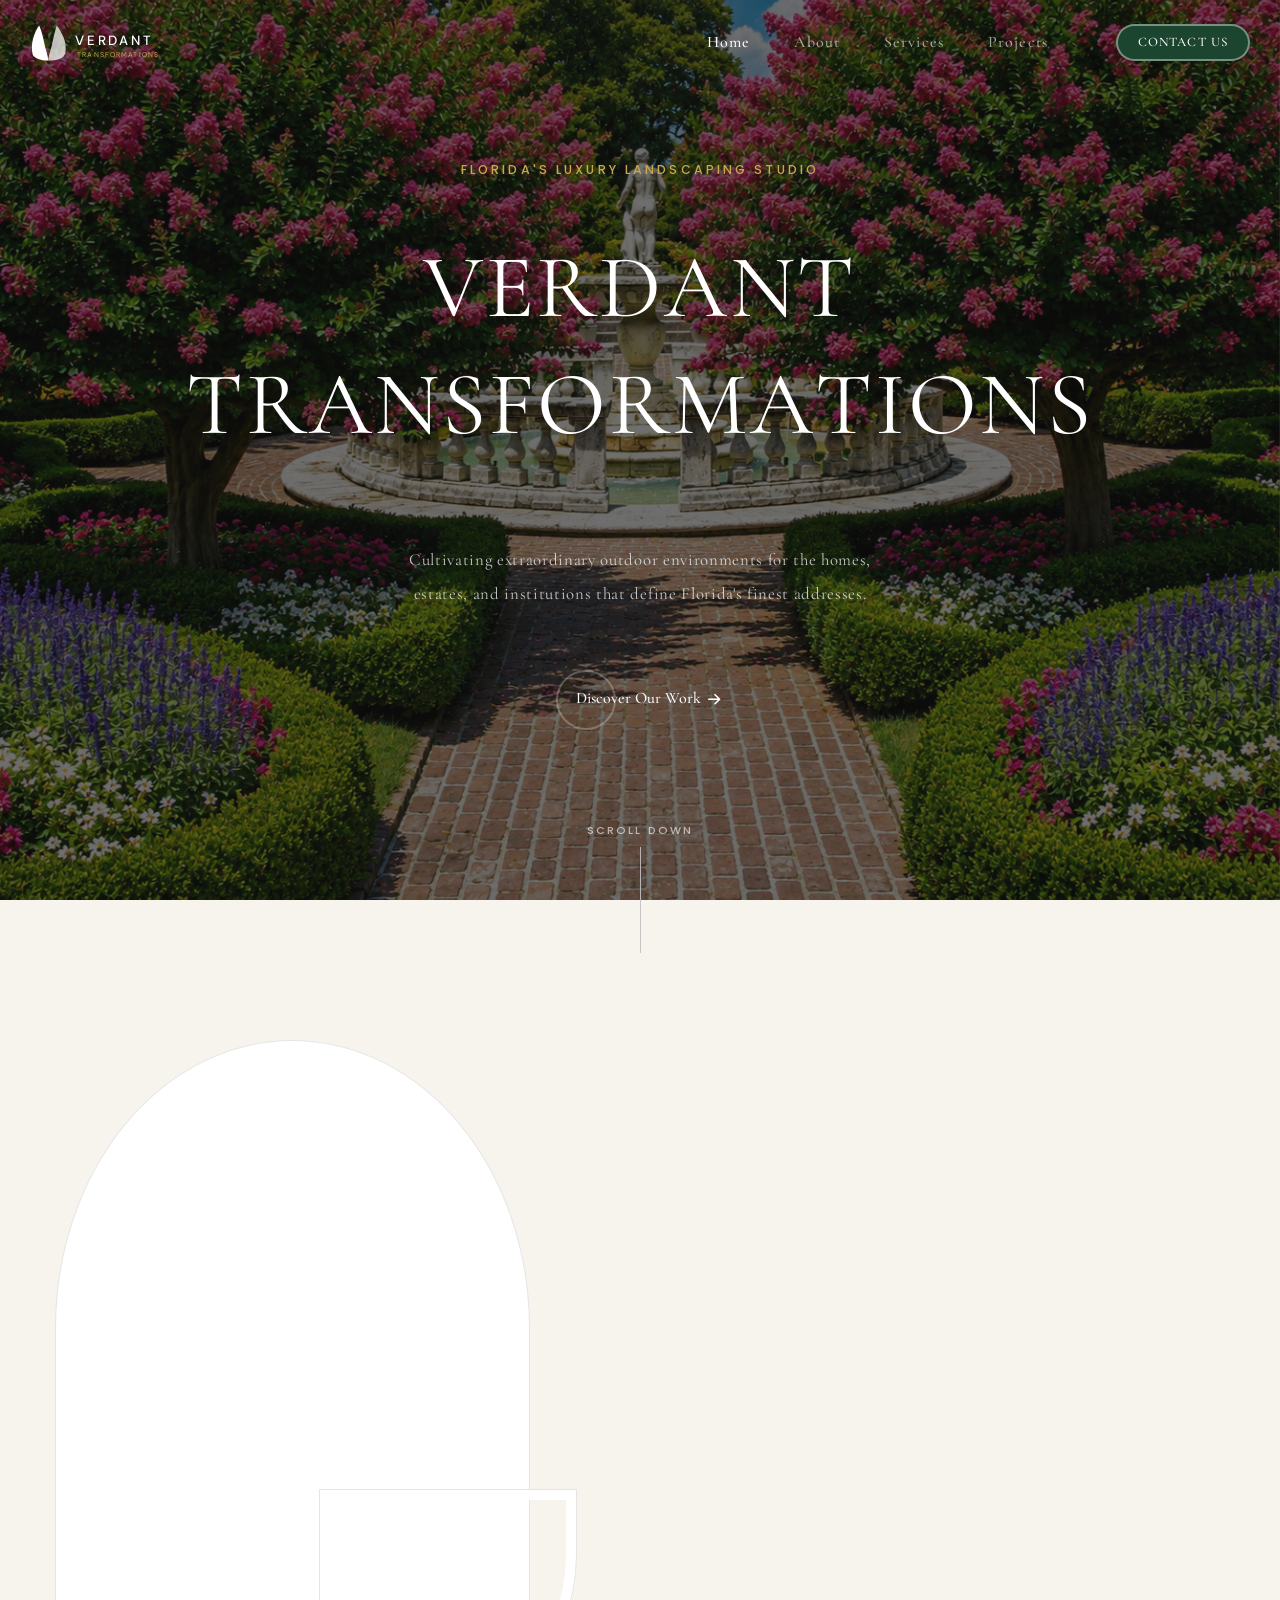
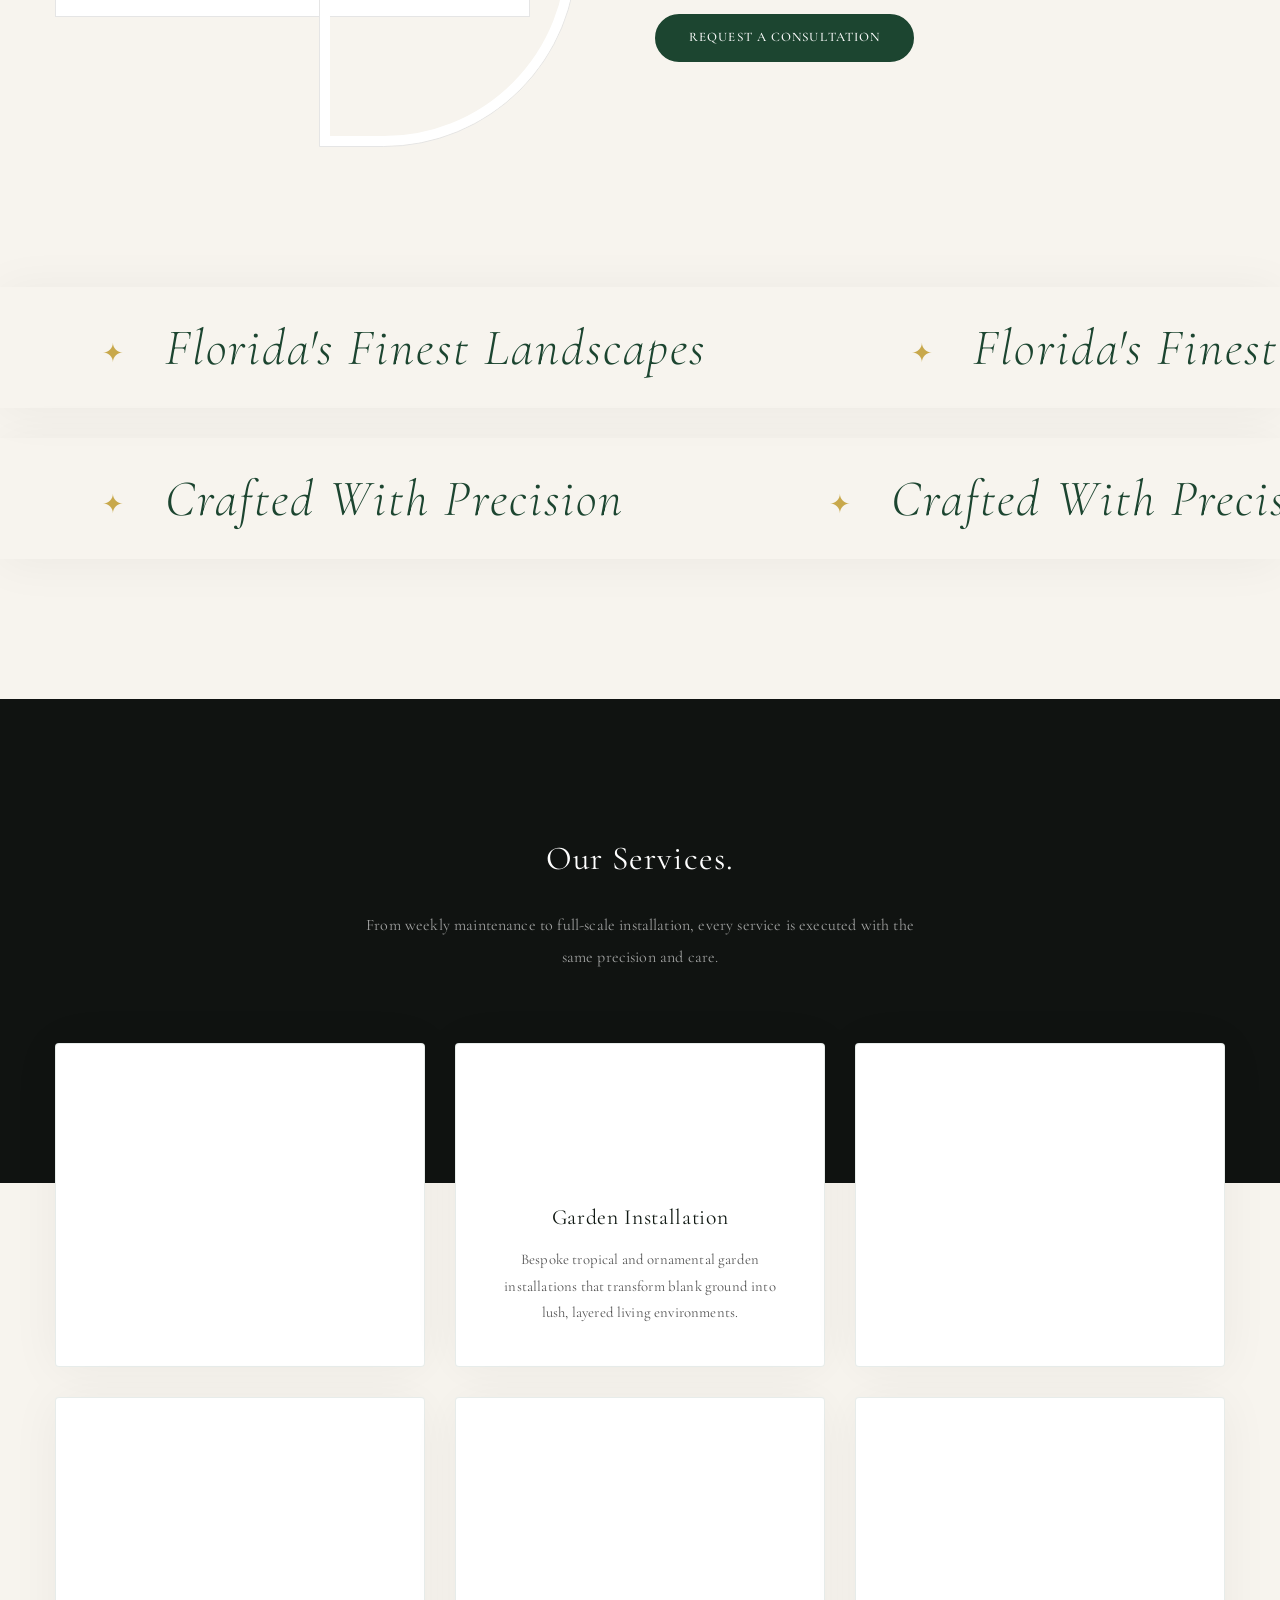
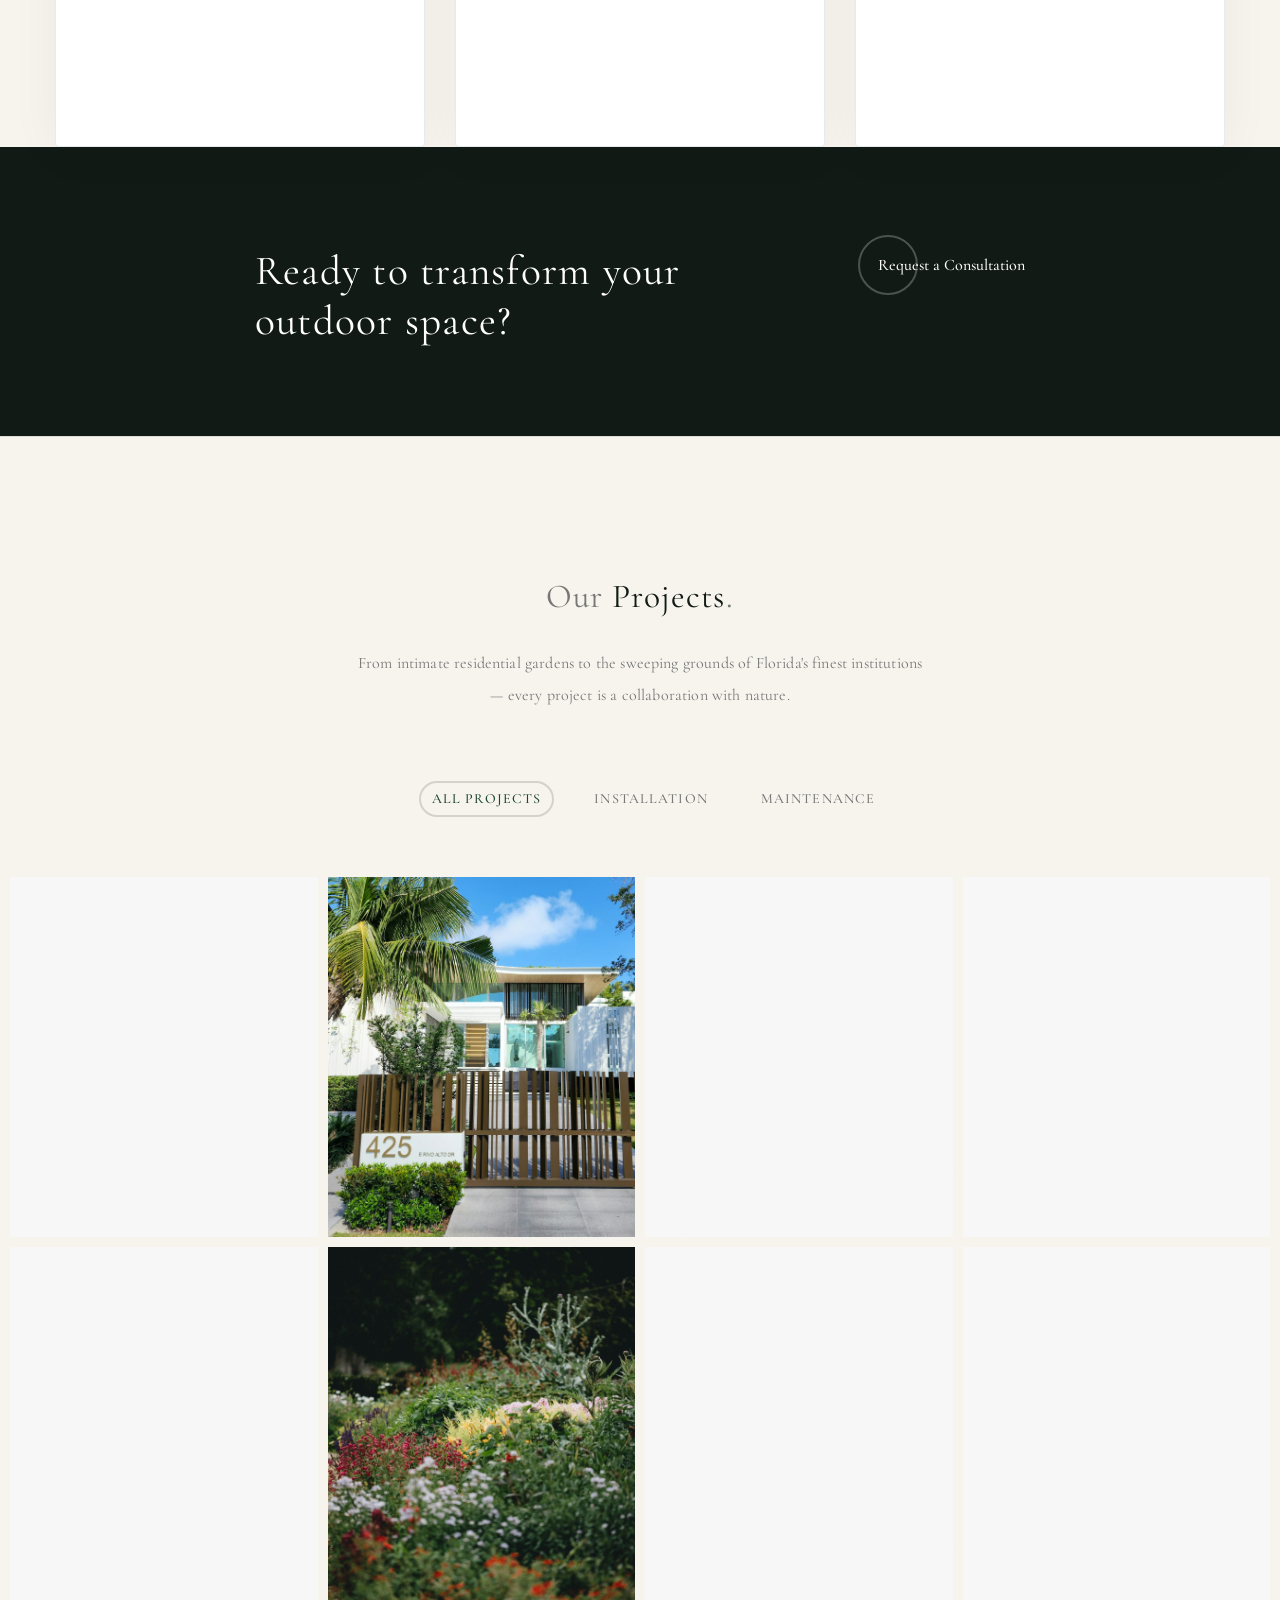
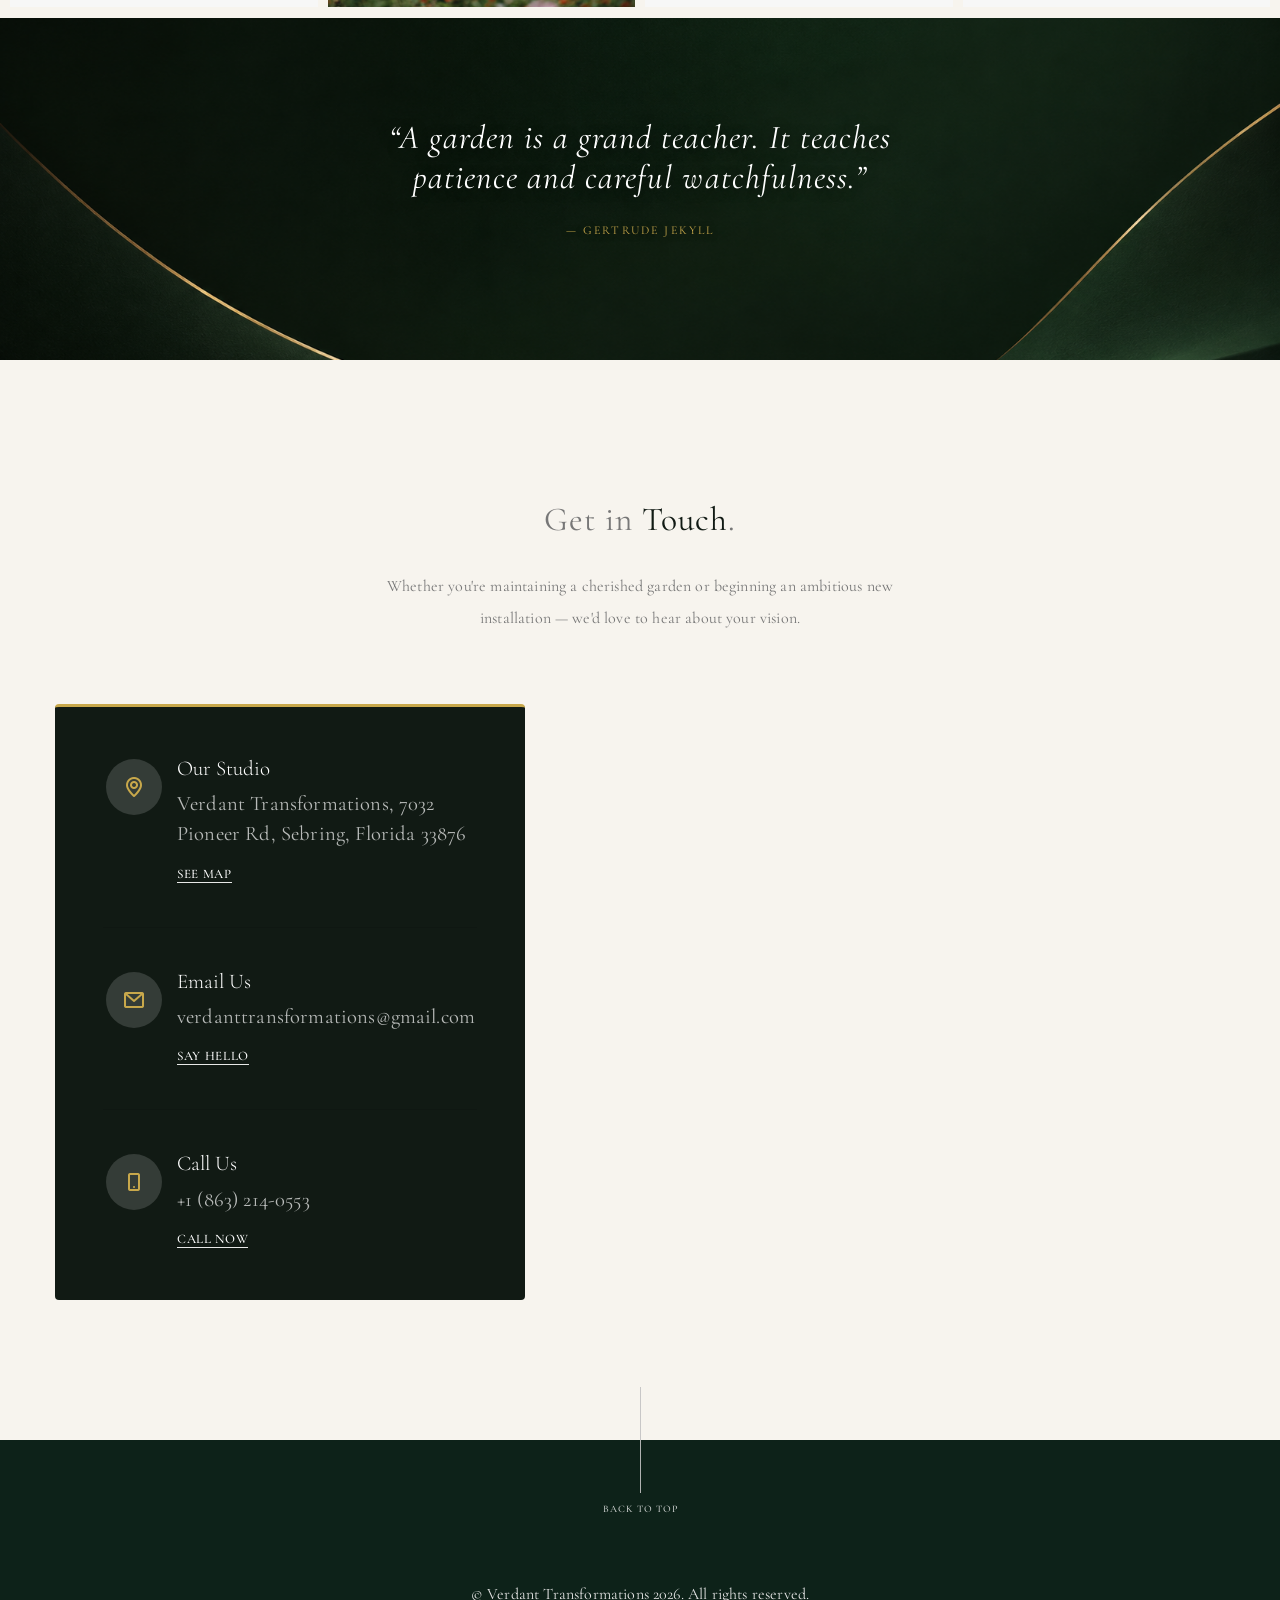
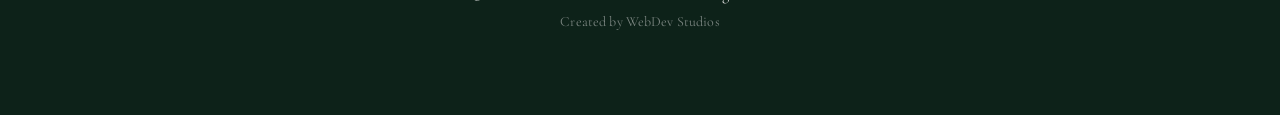
<file: index.html>
<!DOCTYPE html><html lang="en" class="no-mobile no-touch "><head><meta charSet="utf-8"/><meta name="viewport" content="width=device-width, initial-scale=1"/><link rel="stylesheet" href="/_next/static/css/07a098635536dd3e.css" data-precedence="next"/><link rel="stylesheet" href="/_next/static/css/77b6a9cfa2ea678b.css" data-precedence="next"/><link rel="stylesheet" href="/_next/static/css/ad58539e7815423b.css" data-precedence="next"/><link rel="stylesheet" href="/_next/static/css/3bdde8b6efeba59f.css" data-precedence="next"/><link rel="stylesheet" href="/_next/static/css/16fe341aed277591.css" data-precedence="next"/><link rel="stylesheet" href="/_next/static/css/4636ae13b5034a36.css" data-precedence="next"/><link rel="stylesheet" href="/_next/static/css/62fe7f1eac0d0428.css" data-precedence="next"/><link rel="preload" as="script" fetchPriority="low" href="/_next/static/chunks/webpack-d3b750208bd376be.js"/><script src="/_next/static/chunks/fd9d1056-d91e4292767b3b05.js" async=""></script><script src="/_next/static/chunks/23-9bad37bf2a066f38.js" async=""></script><script src="/_next/static/chunks/main-app-eca17e590843fbcb.js" async=""></script><script src="/_next/static/chunks/9dadc25a-3d204e36c2b6a21e.js" async=""></script><script src="/_next/static/chunks/231-4d4f1053157088b5.js" async=""></script><script src="/_next/static/chunks/173-6a0e0efa110069a5.js" async=""></script><script src="/_next/static/chunks/477-857d2551d8109af6.js" async=""></script><script src="/_next/static/chunks/769-8cf77abb43bec801.js" async=""></script><script src="/_next/static/chunks/380-06753a39aa92ab82.js" async=""></script><script src="/_next/static/chunks/app/page-644df9636797b2da.js" async=""></script><script src="/_next/static/chunks/app/layout-06338b7ee7c0ea63.js" async=""></script><script src="/_next/static/chunks/app/not-found-56fdcf7ba5c112ed.js" async=""></script><title>Verdant Transformations — Luxury Landscaping, Florida</title><meta name="description" content="Verdant Transformations crafts extraordinary outdoor environments across Florida — maintenance, installation, and landscape design for discerning clients."/><meta name="robots" content="index, follow"/><link rel="canonical" href="https://verdant-transformations.com/"/><meta property="og:title" content="Verdant Transformations — Luxury Landscaping, Florida"/><meta property="og:description" content="Verdant Transformations crafts extraordinary outdoor environments across Florida — maintenance, installation, and landscape design for discerning clients."/><meta property="og:url" content="https://verdant-transformations.com/"/><meta name="twitter:card" content="summary"/><meta name="twitter:title" content="Verdant Transformations — Luxury Landscaping, Florida"/><meta name="twitter:description" content="Verdant Transformations crafts extraordinary outdoor environments across Florida — maintenance, installation, and landscape design for discerning clients."/><link rel="icon" href="/favicon.ico" type="image/x-icon" sizes="96x96"/><link href="https://fonts.googleapis.com/css2?family=DM+Sans:wght@400;500;700&amp;display=swap" rel="stylesheet"/><link href="https://fonts.googleapis.com/css2?family=Roboto:ital,wght@0,400;0,500;1,400;1,500&amp;display=swap" rel="stylesheet"/><link href="https://fonts.googleapis.com/css2?family=Epilogue:wght@400;500&amp;family=Poppins&amp;display=swap" rel="stylesheet"/><link href="https://fonts.googleapis.com/css2?family=Inter:wght@400;500;600;700&amp;display=swap" rel="stylesheet"/><link href="https://fonts.googleapis.com/css2?family=Plus+Jakarta+Sans:ital,wght@0,400;0,500;0,600;1,400&amp;display=swap" rel="stylesheet"/><link href="https://fonts.googleapis.com/css2?family=Plus+Jakarta+Sans:ital,wght@0,300;0,400;0,500;0,600;1,400&amp;display=swap" rel="stylesheet"/><link href="https://fonts.googleapis.com/css2?family=Cormorant+Garamond:ital,wght@0,300;0,400;0,500;1,300;1,400;1,500&amp;display=swap" rel="stylesheet"/><script type="application/ld+json">{"@context":"https://schema.org","@type":"LandscapingBusiness","name":"Verdant Transformations","description":"Verdant Transformations crafts extraordinary outdoor environments across Florida — maintenance, installation, and landscape design for discerning clients.","url":"https://verdant-transformations.com","telephone":"+1-863-214-0553","email":"verdanttransformations@gmail.com","address":{"@type":"PostalAddress","streetAddress":"7032 Pioneer Rd","addressLocality":"Sebring","addressRegion":"FL","postalCode":"33876","addressCountry":"US"},"areaServed":"Florida"}</script><script src="/_next/static/chunks/polyfills-78c92fac7aa8fdd8.js" noModule=""></script></head><body class="appear-animate body"><div class="theme-elegant theme-verdant"><div class="page" id="top"><nav class="main-nav dark transparent stick-fixed wow-menubar"><div class="main-nav-sub full-wrapper"><div class="nav-logo-wrap local-scroll"><a class="logo font-alt" href="/"><svg xmlns="http://www.w3.org/2000/svg" viewBox="0 0 245 54" height="38" style="width:auto;display:block" aria-label="Verdant Transformations"><path d="M 38,2 C 44,10 54,26 50,42 C 48,48 42,52 26,52 C 26,46 30,36 32,26 C 34,16 36,8 38,2 Z" fill="white" fill-opacity="0.72"></path><path d="M 13,2 C 6,12 0,28 4,44 C 6,48 14,52 26,52 C 26,46 22,36 20,26 C 18,16 16,8 13,2 Z" fill="white"></path><text x="64" y="30" font-size="19" letter-spacing="4" fill="white" font-weight="500" style="font-family:inherit">VERDANT</text><text x="67" y="47" font-size="10" letter-spacing="1.6" fill="#c8a84b" font-weight="400" style="font-family:inherit">TRANSFORMATIONS</text></svg></a></div><div class="mobile-nav" role="button" tabindex="0"><i class="mobile-nav-icon"></i><span class="visually-hidden">Menu</span></div><div class="inner-nav desktop-nav"><ul class="clearlist scroll-nav local-scroll justify-content-end scrollspyLinks"><li><a class="active" href="/">Home</a></li><li><a class="" href="/#about">About</a></li><li><a class="" href="/services/">Services</a></li><li><a class="" href="/projects/">Projects</a></li><li class="ms-3 me-2"></li><li><a class="opacity-1 no-hover" href="/contact/"><span class="btn btn-mod btn-small btn-border-w btn-circle" data-btn-animate="y"><span class="btn-animate-y"><span class="btn-animate-y-1">Contact Us</span><span class="btn-animate-y-2" aria-hidden="true">Contact Us</span></span></span></a></li></ul></div></div></nav><main id="main"><!--$!--><template data-dgst="BAILOUT_TO_CLIENT_SIDE_RENDERING"></template><!--/$--><section class="page-section scrollSpysection pb-0" id="about"><div class="container position-relative"><div class="row"><div class="col-lg-6 d-flex align-items-center"><div class="w-100 pe-lg-5"><div class="composition-5"><div class="composition-5-decoration opacity-065"><img alt="" loading="lazy" width="228" height="228" decoding="async" data-nimg="1" style="color:transparent" src="/assets/images/demo-slick/decoration-1.svg"/></div><div class="composition-5-image-1"><div class="composition-5-image-1-inner"><img alt="Verdant Transformations landscape installation" data-wow-offset="200" loading="lazy" width="850" height="914" decoding="async" data-nimg="1" class="wow scaleOutIn" style="color:transparent" src="/assets/images/demo-slick/hs-image-3.png"/></div></div><div class="composition-5-image-2"><div class="composition-5-image-2-inner"><img alt="Garden detail" data-wow-offset="0" loading="lazy" width="400" height="400" decoding="async" data-nimg="1" class="wow scaleOutIn" style="color:transparent" src="/assets/images/demo-slick/hs-image-4.png"/></div></div></div></div></div><div class="col-lg-6 d-flex align-items-center order-first order-lg-last mb-md-60 mb-sm-40"><div class="w-100 wow fadeInUp"><p class="mb-30 mb-sm-20" style="font-size:0.72rem;font-family:&#x27;Poppins&#x27;, sans-serif;letter-spacing:0.22em;text-transform:uppercase;color:#c8a84b">About Verdant Transformations</p><h3 class="section-title mb-30">Florida&#x27;s Premier Landscape Studio</h3><p class="text-gray mb-40">Founded in Sebring, Verdant Transformations brings together master horticulturalists, landscape architects, and irrigation engineers to deliver outdoor environments of rare distinction. From sprawling private estates to landmark public institutions, every project reflects our commitment to precision, beauty, and the unique character of Florida&#x27;s natural landscape.</p><div class="row features-list mt-n20 mb-50 mb-sm-30"><div class="col-sm-6 col-lg-12 col-xl-6 d-flex mt-20"><div class="features-list-icon"><i class="mi-check"></i></div><div class="features-list-text">Licensed Florida Landscape Architects</div></div><div class="col-sm-6 col-lg-12 col-xl-6 d-flex mt-20"><div class="features-list-icon"><i class="mi-check"></i></div><div class="features-list-text">20+ Years of Estate Experience</div></div><div class="col-sm-6 col-lg-12 col-xl-6 d-flex mt-20"><div class="features-list-icon"><i class="mi-check"></i></div><div class="features-list-text">Native &amp; Tropical Plant Specialists</div></div><div class="col-sm-6 col-lg-12 col-xl-6 d-flex mt-20"><div class="features-list-icon"><i class="mi-check"></i></div><div class="features-list-text">Full-Service: Design to Maintenance</div></div></div><div class="local-scroll wch-unset"><a href="#contact" class="btn btn-mod btn-color btn-large btn-circle btn-hover-anim mb-xs-10"><span>Request a Consultation</span></a> <a href="#services" class="link-hover-anim ms-2 ms-sm-5 me-2" data-link-animate="y"><span class="link-strong link-strong-unhovered">Our Services<!-- --> <i class="mi-arrow-right size-24" aria-hidden="true"></i></span><span class="link-strong link-strong-hovered" aria-hidden="true">Our Services<!-- --> <i class="mi-arrow-right size-24" aria-hidden="true"></i></span></a></div></div></div></div></div></section><div class="page-section overflow-hidden"><div class="marquee marquee-style-1 mb-30"><div class="marquee-track marquee-animation"><div>Florida&#x27;s Finest Landscapes</div><div aria-hidden="true">Florida&#x27;s Finest Landscapes</div><div aria-hidden="true">Florida&#x27;s Finest Landscapes</div><div aria-hidden="true">Florida&#x27;s Finest Landscapes</div><div aria-hidden="true">Florida&#x27;s Finest Landscapes</div><div aria-hidden="true">Florida&#x27;s Finest Landscapes</div><div aria-hidden="true">Florida&#x27;s Finest Landscapes</div><div aria-hidden="true">Florida&#x27;s Finest Landscapes</div><div aria-hidden="true">Florida&#x27;s Finest Landscapes</div><div aria-hidden="true">Florida&#x27;s Finest Landscapes</div><div aria-hidden="true">Florida&#x27;s Finest Landscapes</div><div aria-hidden="true">Florida&#x27;s Finest Landscapes</div></div></div><div class="marquee marquee-style-1"><div class="marquee-track marquee-animation"><div>Crafted With Precision</div><div aria-hidden="true">Crafted With Precision</div><div aria-hidden="true">Crafted With Precision</div><div aria-hidden="true">Crafted With Precision</div><div aria-hidden="true">Crafted With Precision</div><div aria-hidden="true">Crafted With Precision</div><div aria-hidden="true">Crafted With Precision</div><div aria-hidden="true">Crafted With Precision</div><div aria-hidden="true">Crafted With Precision</div><div aria-hidden="true">Crafted With Precision</div><div aria-hidden="true">Crafted With Precision</div><div aria-hidden="true">Crafted With Precision</div></div></div></div><section class="scrollSpysection" id="services"><div class="page-section bg-dark-1 bg-dark-alpha-70 light-content parallax-7 pb-140" style="background-image:url(/assets/images/demo-elegant/section-bg-3.png)"><div class="container position-relative"><div class="row mb-70 mb-sm-50"><div class="col-md-8 offset-md-2 col-lg-6 offset-lg-3 text-center"><h2 class="section-title mb-30 mb-sm-20">Our Services.</h2><div class="text-gray">From weekly maintenance to full-scale installation, every service is executed with the same precision and care.</div></div></div></div></div><div class="container mt-n140 position-relative z-index-1"><div class="row mb-n30"><div class="col-md-6 col-lg-4 d-flex align-items-stretch mb-30"><div class="services-3-item round text-center"><div class="wow fadeInUpShort" data-wow-offset="50"><div class="services-3-icon"><svg xmlns="http://www.w3.org/2000/svg" width="64" height="64" viewBox="0 0 250 250" fill="none" stroke="currentColor" stroke-linecap="round" stroke-linejoin="round" stroke-miterlimit="1.5" aria-hidden="true"><g transform="matrix(0.743366,0,0,0.895803,74.1114,-7.28939)"><path d="M225.087,205.202C225.087,192.063 213.753,181.395 199.793,181.395L58.654,168.895L58.654,211.815L218.061,211.815C221.939,211.815 225.087,208.852 225.087,205.202Z" stroke-width="9.11"></path></g><g transform="matrix(0.895803,0,0,0.895803,56.4003,-7.28939)"><path d="M68.444,168.895L0,145.145L0,178.48C0,196.878 14.937,211.815 33.335,211.815L68.962,211.815L68.444,168.895Z" stroke-width="8.37"></path></g><g transform="matrix(0.895803,0,0,0.895803,56.4003,-18.7613)"><path d="M0,145.145L80.754,173.167" stroke-width="8.37"></path></g><g transform="matrix(0.895803,0,0,0.895803,22.886,-8.45647)"><path d="M-20.367,88.738L37.413,133.642" stroke-width="8.37"></path></g><g transform="matrix(0.935004,0.0881322,-0.0536662,0.569351,38.9598,32.2777)"><path d="M172.64,152.025C172.64,146.621 169.969,142.234 166.678,142.234L111.832,142.234C108.542,142.234 105.871,146.621 105.871,152.025L105.871,171.605C105.871,177.008 108.542,181.395 111.832,181.395L166.678,181.395C169.969,181.395 172.64,177.008 172.64,171.605L172.64,152.025Z" stroke-width="9.65"></path></g><path d="M181.188,127.385L187.172,127.949C190.248,128.239 192.51,130.972 192.22,134.048L191.169,145.196C190.879,148.273 188.146,150.535 185.07,150.245L133.789,145.411C130.712,145.121 128.45,142.388 128.74,139.312L128.772,138.975L174.07,143.245C177.146,143.535 179.879,141.273 180.169,138.196L181.188,127.385Z" stroke-width="6"></path><g transform="matrix(1.06858,0.100723,-0.0321997,0.34161,18.5669,49.5392)"><path d="M172.64,152.025C172.64,146.621 171.237,142.234 169.51,142.234L109,142.234C107.273,142.234 105.871,146.621 105.871,152.025L105.871,171.605C105.871,177.008 107.273,181.395 109,181.395L169.51,181.395C171.237,181.395 172.64,177.008 172.64,171.605L172.64,152.025Z" stroke-width="9.41"></path></g><g transform="matrix(0.919691,0,0,0.895803,101.658,2.10716)"><ellipse cx="142.92" cy="201.325" rx="13.636" ry="13.986" stroke-width="8.26"></ellipse></g><g transform="matrix(0.919691,0,0,0.895803,7.25644,2.10716)"><ellipse cx="142.92" cy="201.325" rx="13.636" ry="13.986" stroke-width="8.26"></ellipse></g><g transform="matrix(0.982542,0,0,0.982542,0.219582,-29.7197)"><path d="M4.5,102.545L8.402,86.241" stroke-width="7.63"></path></g></svg></div><h3 class="services-3-title">Lawn Maintenance</h3><div class="services-3-text">Precision weekly lawn care for Florida&#x27;s climate — mowing, edging, fertilisation, and year-round pest management to keep your turf immaculate.</div></div></div></div><div class="col-md-6 col-lg-4 d-flex align-items-stretch mb-30"><div class="services-3-item round text-center"><div class="wow fadeInUpShort" data-wow-offset="50"><div class="services-3-icon"><svg xmlns="http://www.w3.org/2000/svg" width="64" height="64" viewBox="0 0 512 512" fill="currentColor" aria-hidden="true"><path d="M512,295.913c0-9.237-6.972-16.842-15.94-17.849c5.629-7.053,5.18-17.361-1.35-23.892 c-6.531-6.531-16.839-6.979-23.892-1.35c-1.007-8.968-8.612-15.94-17.849-15.94c-9.237,0-16.842,6.972-17.849,15.94 c-7.053-5.629-17.361-5.182-23.892,1.35c-6.531,6.531-6.979,16.839-1.35,23.892c-8.967,1.007-15.94,8.612-15.94,17.849 c0,9.237,6.972,16.842,15.94,17.849c-5.629,7.053-5.182,17.361,1.35,23.892c3.152,3.152,7.185,4.873,11.305,5.192 c-2.635,12.025-5.978,30.95-8.53,57.754l-19.653-16.378c-3.674-3.06-9.133-2.565-12.198,1.109 c-3.062,3.675-2.565,9.134,1.108,12.197l29.032,24.194c-0.185,2.744-0.361,5.558-0.525,8.432h-48.394 c-6.377,0-11.547,5.169-11.547,11.547c0,6.378,5.17,11.547,11.547,11.547h112.696c6.377,0,11.547-5.169,11.547-11.547 c0-6.378-5.17-11.547-11.547-11.547h-46.95c2.346-39.703,6.725-66.399,9.979-81.785c3.294,4.009,8.278,6.575,13.871,6.575 c9.237,0,16.842-6.972,17.849-15.94c7.053,5.629,17.361,5.18,23.892-1.35c6.531-6.531,6.979-16.839,1.35-23.892 C505.028,312.755,512,305.15,512,295.913z M452.969,319.012c-12.757,0-23.099-10.342-23.099-23.099 c0-12.757,10.342-23.099,23.099-23.099c12.757,0,23.099,10.342,23.099,23.099C476.067,308.67,465.726,319.012,452.969,319.012z"></path><circle cx="360.847" cy="115.651" r="56.901" fill="currentColor"></circle><path d="M352.342,327.379l-87.811-50.442l8.961-80.116l10.875,69.605l30.427-34.845c13.879-16.062,12.108-40.334-3.954-54.212 l-49.488-42.76c-16.943-14.64-42.811-11.747-56.093,6.311L101.945,280.873c-15.498,20.994-12.632,50.337,6.686,67.878 c14.654,13.305,30.665,27.733,46.709,42.065l-124.193-0.858c-0.073,0-0.146-0.001-0.218-0.001 c-16.983,0-30.811,13.709-30.929,30.72c-0.118,17.085,13.636,31.029,30.72,31.147l206.101,1.422c0.072,0,0.144,0.001,0.216,0.001 c28.33-0.001,41.74-35.124,20.606-54.003l-49.505-44.223l11.578-13.4c-10.845-6.23-8.442-4.85-19.128-10.988 c-16.113-9.256-22.58-28.847-15.861-45.614l37.529-93.929l-10.839,96.915c-1.141,10.201,3.878,20.106,12.778,25.218 l102.468,58.861c12.348,7.094,28.103,2.828,35.191-9.512C368.945,350.226,364.687,334.47,352.342,327.379z"></path></svg></div><h3 class="services-3-title">Garden Installation</h3><div class="services-3-text">Bespoke tropical and ornamental garden installations that transform blank ground into lush, layered living environments.</div></div></div></div><div class="col-md-6 col-lg-4 d-flex align-items-stretch mb-30"><div class="services-3-item round text-center"><div class="wow fadeInUpShort" data-wow-offset="50"><div class="services-3-icon"><svg xmlns="http://www.w3.org/2000/svg" width="64" height="64" viewBox="0 0 460.688 460.688" aria-hidden="true"><path d="M451.033,32.646c-15.09-28.506-44.849-36.768-74.349-21.143c-19.105,10.117-27.674,26.67-30.532,43.739l-10.48-18.484c-4.322-8.166-15.013-14.535-22.061-10.806l-140.406,74.32c-7.048,3.729-7.793,16.151-3.471,24.317l22.49,46.302l-118.642-22.51c-1.052-11.513-4.619-19.354-10.155-20.024c-7.956-0.966-16.208,14.296-18.57,33.794c-2.371,19.479,2.219,36.194,10.174,37.15c6.087,0.741,12.389-7.89,16.086-20.705l161.021,74.6l24.93,51.8c4.321,8.166,12.871,10.5,19.919,6.77l153.172-81.08c7.048-3.729,9.926-12.106,5.613-20.272l-15.177-26.192c4.169-21.085,13.005-38.03,21.277-55.243C456.58,98.331,470.694,69.777,451.033,32.646zM409.513,165.134L363.077,84.6c-3.156-17.27-3.634-45.068,21.42-58.331c21.64-11.456,41.052-6.005,51.953,14.573c15.711,29.682,4.695,52.622-9.247,81.664C421.007,135.396,414.438,149.375,409.513,165.134z M66.936,409.169c5.288,0,9.562-4.284,9.562-9.562V256.169c0-5.278-4.274-9.562-9.562-9.562s-9.562,4.283-9.562,9.562v143.438C57.374,404.885,61.648,409.169,66.936,409.169z M9.562,409.169c5.288,0,9.562-4.284,9.562-9.562V227.481c0-5.278-4.274-9.562-9.562-9.562S0,222.204,0,227.481v172.125C-0.001,404.885,4.273,409.169,9.562,409.169z M38.249,294.419c5.288,0,9.562-4.284,9.562-9.562v-57.375c0-5.278-4.274-9.562-9.562-9.562s-9.562,4.284-9.562,9.562v57.375C28.686,290.135,32.961,294.419,38.249,294.419z M38.249,370.919c5.288,0,9.562-4.284,9.562-9.562v-47.812c0-5.277-4.274-9.562-9.562-9.562s-9.562,4.285-9.562,9.562v47.812C28.686,366.635,32.961,370.919,38.249,370.919z M38.249,447.419c5.288,0,9.562-4.284,9.562-9.562v-47.812c0-5.278-4.274-9.562-9.562-9.562s-9.562,4.283-9.562,9.562v47.812C28.686,443.135,32.961,447.419,38.249,447.419z M57.374,447.419c0,5.279,4.274,9.562,9.562,9.562s9.562-4.284,9.562-9.562v-19.125c0-5.278-4.274-9.562-9.562-9.562s-9.562,4.284-9.562,9.562V447.419z M9.562,456.982c5.288,0,9.562-4.284,9.562-9.562v-19.125c0-5.278-4.274-9.562-9.562-9.562S0,423.016,0,428.294v19.125C-0.001,452.699,4.273,456.982,9.562,456.982z"></path></svg></div><h3 class="services-3-title">Irrigation Systems</h3><div class="services-3-text">Smart irrigation design and installation that conserves water while sustaining your landscape through Florida&#x27;s dry seasons.</div></div></div></div><div class="col-md-6 col-lg-4 d-flex align-items-stretch mb-30"><div class="services-3-item round text-center"><div class="wow fadeInUpShort" data-wow-offset="50"><div class="services-3-icon"><svg xmlns="http://www.w3.org/2000/svg" width="64" height="64" viewBox="0 0 406.891 406.891" aria-hidden="true"><path d="M97.909,288.688l-50.653,72.339c-1.556,2.222-4.038,3.412-6.56,3.412c-1.585,0-3.186-0.469-4.582-1.447c-3.619-2.534-4.499-7.522-1.964-11.142l50.653-72.339c2.534-3.619,7.524-4.498,11.142-1.964C99.564,280.081,100.444,285.069,97.909,288.688z M126.258,298.771c-3.62-2.534-8.607-1.654-11.142,1.964l-50.654,72.34c-2.535,3.62-1.655,8.608,1.964,11.142c1.396,0.978,2.997,1.447,4.582,1.447c2.521,0,5.004-1.189,6.56-3.412l50.654-72.34C130.757,306.293,129.877,301.305,126.258,298.771z M345.294,289.831c-2.533-3.62-7.523-4.499-11.142-1.964c-3.619,2.534-4.499,7.523-1.964,11.142l20.416,29.156c2.395,3.419,3.31,7.591,2.576,11.746c-0.732,4.156-3.02,7.763-6.44,10.158c-3.619,2.534-4.499,7.522-1.965,11.142c1.557,2.223,4.038,3.412,6.561,3.412c1.584,0,3.186-0.47,4.582-1.447c6.921-4.846,11.545-12.122,13.02-20.486c1.476-8.364-0.381-16.782-5.228-23.703L345.294,289.831z M403.515,350.279c-2.94,16.678-12.149,31.183-25.928,40.844c-0.013,0.009-0.024,0.017-0.036,0.025c-28.593,20.018-68.137,13.045-88.156-15.544l-47.574-67.944c-1.218-1.738-1.694-3.889-1.326-5.978c0.369-2.089,1.553-3.947,3.29-5.164l21.078-14.758l-10.666-15.232c-4.516-6.449-6.247-14.294-4.873-22.088c0.896-5.081,3.038-9.731,6.209-13.604l-47.136-67.316l-47.137,67.318c8.176,9.994,9.102,24.604,1.341,35.69l-10.666,15.231l2.028,1.419c14.116,9.888,17.559,29.414,7.676,43.529l-53.757,76.771c-1.556,2.223-4.038,3.412-6.56,3.412c-1.585,0-3.185-0.469-4.582-1.447c-3.619-2.534-4.499-7.522-1.965-11.142l53.757-76.771c4.823-6.89,3.143-16.42-3.747-21.246l-8.581-6.007c-1.738-1.217-2.922-3.074-3.29-5.164c-0.369-2.09,0.107-4.24,1.325-5.979l15.255-21.786c4.285-6.122,2.798-14.587-3.314-18.882c-0.007-0.004-0.013-0.009-0.02-0.013c-0.005-0.004-0.011-0.008-0.017-0.012c-2.944-2.055-6.539-2.839-10.116-2.208c-3.587,0.632-6.698,2.604-8.761,5.55l-10.668,15.233l1.295,0.906c3.619,2.534,4.498,7.523,1.964,11.142c-2.532,3.62-7.522,4.499-11.142,1.964l-7.832-5.484c-0.005-0.003-0.01-0.007-0.016-0.011l-8.927-6.25c-3.315-2.322-7.362-3.209-11.393-2.499c-4.03,0.71-7.528,2.928-9.85,6.244l-53.755,76.771c-2.535,3.62-7.521,4.499-11.143,1.965c-3.619-2.534-4.499-7.522-1.965-11.142l53.755-76.771c4.772-6.817,11.939-11.372,20.179-12.824c8.244-1.453,16.532,0.376,23.349,5.149l2.374,1.662l10.667-15.233c4.513-6.447,11.292-10.755,19.089-12.13c5.083-0.897,10.183-0.473,14.906,1.18l50.476-72.087l-61.25-87.473l-12.325,8.63c-2.838,1.986-6.631,1.922-9.398-0.161l-24.843-18.69c-2.047-1.54-3.233-3.968-3.189-6.529s1.312-4.947,3.41-6.417l53.536-37.485c2.098-1.47,4.772-1.846,7.196-1.01c2.422,0.835,4.298,2.779,5.045,5.23l9.065,29.737c1.01,3.313-0.227,6.9-3.063,8.886l-12.327,8.631l57.909,82.702l57.909-82.703l-12.325-8.63c-2.837-1.987-4.073-5.573-3.063-8.887l9.067-29.737c0.747-2.45,2.623-4.395,5.045-5.229c2.422-0.836,5.098-0.46,7.196,1.01l53.536,37.485c2.099,1.469,3.366,3.855,3.41,6.417c0.044,2.562-1.143,4.989-3.189,6.529l-24.845,18.69c-2.768,2.083-6.561,2.146-9.398,0.16l-12.327-8.632l-61.249,87.474l50.478,72.089c12.189-4.266,26.234-0.136,33.995,10.949l-0.001-0.001l10.668,15.233l21.076-14.757c3.618-2.535,8.607-1.655,11.143,1.965l47.574,67.944C402.758,316.793,406.458,333.586,403.515,350.279z M267.915,34.516l28.244,19.776l11.397-8.574l-35.481-24.844L267.915,34.516z M148.88,34.516l-4.158-13.641l-35.481,24.844l11.396,8.574l14.064-9.848c0.02-0.014,0.038-0.027,0.057-0.04c0.02-0.013,0.038-0.026,0.058-0.04L148.88,34.516z M379.99,312.17l-42.986-61.391l-21.076,14.757c-0.008,0.005-0.015,0.01-0.021,0.015l-7.826,5.48c-3.618,2.534-8.607,1.655-11.142-1.964c-2.535-3.619-1.655-8.608,1.964-11.142l1.295-0.906l-10.667-15.232l-0.001,0c-4.289-6.128-12.767-7.622-18.896-3.331c-2.948,2.064-4.92,5.176-5.553,8.762c-0.632,3.585,0.157,7.184,2.223,10.133l15.255,21.786c2.534,3.619,1.654,8.607-1.965,11.142l-21.078,14.758l42.987,61.391c14.952,21.356,44.488,26.57,65.852,11.628c0.007-0.005,0.015-0.011,0.021-0.016c10.298-7.21,17.182-18.056,19.383-30.54S387.201,322.469,379.99,312.17z"></path></svg></div><h3 class="services-3-title">Landscape Design</h3><div class="services-3-text">Bespoke landscape architecture translating your vision into a cohesive, sustainable outdoor environment — from concept sketches to final planting plans.</div></div></div></div><div class="col-md-6 col-lg-4 d-flex align-items-stretch mb-30"><div class="services-3-item round text-center"><div class="wow fadeInUpShort" data-wow-offset="50"><div class="services-3-icon"><svg xmlns="http://www.w3.org/2000/svg" width="150" height="300" viewBox="0 0 150 300" aria-hidden="true"><path d="M142.4,42.9c2-4.3,6.6-8.3,14.6-11.5V14.6l8.7,13.8c2.9-0.9,6.3-1.6,9.3-2.2V9l9.8,15.8  c1.7-0.2,3.2-0.3,5.2-0.4V9l9.4,15.2c8.6,0.2,17.3,1.4,25.3,3.9C220.9,16,200.4,5,196.9,4.3c-35.7-10.9-68.8,20-69.4,28.3  C115.5-1,60.6,1,34.9,30.7c20.1-5.2,76.4-2.8,80.4,15.5c-12.6-2.8-60.7-31.6-87,48.5c52.3-30.9,76.1-42.3,81.9-38.2  c-39.1,13.8-25.6,52.1-25.6,52.1s13.7-32.1,30.1-35l2.8,0.2c-15.6,60.8-22.5,112-3.8,174H63v8h124v-8h-42.5  c-24.1-57-20.3-111-7.6-173.1l2.6,0.2c8.9,4.9,26.5,33.6,29.8,42.9c6.3-22.6-0.5-42.7-19.1-57.1c2.8-1.6,8.9-1.5,16.5-0.3l2.5-14  l7.3,15.8l-0.2,0c2.9,0.6,5.8,1.3,8.8,2.1l4.5-18l4.8,20.6c2.3,0.7,4.5,1.3,6.6,2l4.2-16.7l4.6,19.7c6.9,2.4,12.3,4.7,14.8,6.1  C223.3,61.5,201.4,21,142.4,42.9z"></path></svg></div><h3 class="services-3-title">Tree &amp; Palm Care</h3><div class="services-3-text">Professional arborist services for Florida&#x27;s native trees and signature palms — trimming, health assessments, and structural pruning.</div></div></div></div><div class="col-md-6 col-lg-4 d-flex align-items-stretch mb-30"><div class="services-3-item round text-center"><div class="wow fadeInUpShort" data-wow-offset="50"><div class="services-3-icon"><svg xmlns="http://www.w3.org/2000/svg" width="64" height="64" viewBox="0 0 511.999 511.999" aria-hidden="true"><path d="M470.956,433.845c-1.192-2.06-2.501-4.029-3.907-5.915v-33.666c21.175-4.52,37.043-22.455,37.043-43.844v-34.177c0-5.771-4.678-10.449-10.449-10.449c-4.341,0-8.545,0.59-12.549,1.666c-7.463-12.108-17.602-20.058-18.089-20.435c-3.769-2.924-9.039-2.923-12.808,0c-0.487,0.377-10.627,8.327-18.089,20.434c-4.003-1.075-8.207-1.664-12.547-1.664c-2.773,0-5.432,1.102-7.392,3.064c-1.96,1.961-3.059,4.622-3.057,7.395l0.031,34.166c0,21.386,15.853,39.32,37.008,43.842v15.923c-8.519-4.415-18.115-6.856-28.104-6.856c-16.4,0-31.604,6.497-42.763,17.422V316.655c21.175-4.519,37.043-22.455,37.043-43.844v-34.177c0-5.771-4.678-10.449-10.449-10.449c-4.341,0-8.545,0.59-12.548,1.666c-7.463-12.108-17.603-20.058-18.09-20.435c-3.769-2.924-9.039-2.923-12.808,0c-0.487,0.377-10.627,8.326-18.088,20.434c-4.003-1.075-8.208-1.666-12.547-1.666c-2.773,0-5.432,1.102-7.392,3.064c-1.96,1.961-3.059,4.622-3.057,7.395l0.031,34.167c0,21.386,15.852,39.319,37.008,43.842v117.026c-0.51-0.018-1.018-0.049-1.529-0.049c-25.063,0-45.453,20.39-45.453,45.453c0,10.654,3.767,21.015,10.606,29.177c1.985,2.37,4.918,3.738,8.009,3.738h167.365c3.091,0,6.024-1.369,8.009-3.738c6.839-8.162,10.606-18.523,10.606-29.177C511.999,455.51,493.958,436.068,470.956,433.845z M456.599,309.647c1.928,2.1,4.027,4.664,5.919,7.546c-2.146,1.82-4.133,3.813-5.915,5.975c-1.784-2.163-3.772-4.157-5.919-5.977C452.574,314.308,454.673,311.745,456.599,309.647z M430.04,350.411l-0.02-21.666c9.385,3.853,16.028,12.712,16.127,23.001c0.055,5.731,4.717,10.349,10.449,10.349h0.015c5.731,0,10.393-4.616,10.449-10.348c0.099-10.293,6.746-19.156,16.134-23.007v21.68c0,13.039-12.178,24.056-26.594,24.056C442.202,374.477,430.04,363.46,430.04,350.411z M364.834,232.039c1.928,2.1,4.027,4.664,5.918,7.547c-2.145,1.819-4.133,3.813-5.915,5.974c-1.784-2.163-3.772-4.157-5.919-5.977C360.81,236.701,362.908,234.138,364.834,232.039z M338.276,272.804l-0.02-21.666c9.385,3.852,16.028,12.712,16.127,23.001c0.055,5.731,4.717,10.349,10.449,10.349h0.014c5.731,0,10.393-4.616,10.449-10.348c0.1-10.292,6.746-19.156,16.135-23.007v21.681c0,13.039-12.178,24.056-26.594,24.056C350.438,296.869,338.276,285.853,338.276,272.804z M487.957,491.102H331.446c-2.046-3.648-3.144-7.79-3.144-12.016c0-13.54,11.015-24.555,24.555-24.555c4.191,0,8.331,1.078,11.972,3.119c2.721,1.523,5.982,1.752,8.888,0.625c2.908-1.13,5.159-3.498,6.139-6.459c5.46-16.501,20.807-27.587,38.19-27.587c15.975,0,30.444,9.465,36.86,24.112c1.753,4.003,5.811,6.507,10.177,6.238c0.484-0.028,0.971-0.048,1.462-0.048c13.54,0,24.555,11.015,24.555,24.555C491.102,483.312,490.003,487.454,487.957,491.102z M511.985,65.829C511.985,29.531,482.454,0,446.156,0c-28.997,0-54.006,18.677-62.631,45.553c-25.115,0.292-48.128,14.749-59.551,36.838c-28.25,0.784-51.604,21.625-56.436,48.83h-50.916c-5.771,0-10.449,4.678-10.449,10.449c0,5.771,4.678,10.449,10.449,10.449h60.447c5.771,0,10.449-4.678,10.449-10.449c0-21.176,17.092-38.404,38.103-38.404c1.258,0,2.588,0.07,3.954,0.208c4.7,0.472,9.135-2.265,10.815-6.682c6.906-18.156,24.551-30.354,43.908-30.354c19.358,0,37.003,12.198,43.908,30.354c1.68,4.417,6.12,7.151,10.815,6.682c1.365-0.138,2.694-0.208,3.951-0.208c17.419,0,32.147,11.841,36.674,27.955h-124.27c-5.771,0-10.449,4.678-10.449,10.449c0,5.771,4.678,10.449,10.449,10.449h136.151c5.771,0,10.449-4.678,10.449-10.449c0-11.067-3.032-21.433-8.305-30.308C505.399,99.187,511.985,83.074,511.985,65.829z M479.903,95.473c-9.719-7.864-21.949-12.712-35.282-13.082c-8.364-16.177-22.949-28.26-40.021-33.686c6.773-16.564,22.964-27.807,41.556-27.807c24.775,0,44.931,20.156,44.931,44.931C491.087,76.932,487.081,87.348,479.903,95.473z M121.668,24.085C113.236,9.43,97.384,0,80.201,0C63.018,0,47.166,9.43,38.735,24.085C17.095,25.781,0.004,44.014,0.004,66.182c0,5.771,4.678,10.449,10.449,10.449c5.771,0,10.449-4.678,10.449-10.449c0-11.76,9.48-21.328,21.133-21.328c0.694,0,1.437,0.04,2.208,0.117c4.699,0.479,9.132-2.265,10.813-6.682c3.956-10.402,14.061-17.39,25.145-17.39c11.084,0,21.191,6.988,25.147,17.391c1.679,4.415,6.109,7.156,10.813,6.682c0.77-0.077,1.512-0.117,2.206-0.117c7.895,0,14.793,4.391,18.421,10.879H61.388c-5.771,0-10.449,4.678-10.449,10.449s4.678,10.449,10.449,10.449h88.562c5.771,0,10.449-4.678,10.449-10.449C160.4,44.014,143.309,25.782,121.668,24.085z M323.506,131.221h-0.163c-5.771,0-10.449,4.678-10.449,10.449s4.678,10.449,10.449,10.449h0.163c5.771,0,10.449-4.678,10.449-10.449C333.955,135.899,329.277,131.221,323.506,131.221z M183.349,131.221h-0.163c-5.771,0-10.449,4.678-10.449,10.449c0,5.771,4.678,10.449,10.449,10.449h0.163c5.771,0,10.449-4.678,10.449-10.449C193.798,135.899,189.12,131.221,183.349,131.221z M195.692,238.518c-16.709,0-30.303,13.593-30.303,30.302c0,16.709,13.594,30.302,30.303,30.302c16.708,0,30.301-13.594,30.301-30.302C225.993,252.111,212.4,238.518,195.692,238.518z M195.692,278.224c-5.187,0-9.405-4.219-9.405-9.404c0-5.185,4.219-9.404,9.405-9.404c5.185,0,9.403,4.219,9.403,9.404C205.095,274.005,200.877,278.224,195.692,278.224z M310.113,350.717c-4.341,0-8.545,0.59-12.549,1.666c-7.463-12.108-17.602-20.058-18.089-20.435c-3.769-2.924-9.039-2.923-12.808,0c-0.487,0.377-10.628,8.327-18.089,20.434c-4.003-1.075-8.207-1.666-12.547-1.666c-2.773,0-5.432,1.102-7.392,3.064c-1.96,1.961-3.059,4.622-3.057,7.395l0.031,34.166c0,21.386,15.852,39.32,37.008,43.842v37.141l-4.081-4.081c-4.08-4.08-10.697-4.08-14.778,0c-4.08,4.08-4.08,10.697,0,14.778l4.081,4.081h-41.703V344.173c6.532-2.383,11.991-6.936,15.498-12.838c9.966,2.534,20.901-0.138,28.729-7.966c7.824-7.827,10.496-18.76,7.962-28.725c8.842-5.252,14.684-14.874,14.684-25.948c0-11.073-5.842-20.695-14.684-25.948c2.534-9.965-0.138-20.899-7.964-28.728c-7.827-7.826-18.76-10.499-28.727-7.963c-5.253-8.841-14.874-14.683-25.947-14.683c-11.073,0-20.695,5.843-25.948,14.684c-9.968-2.535-20.899,0.137-28.728,7.963c-7.826,7.828-10.499,18.761-7.963,28.727c-8.841,5.253-14.683,14.874-14.683,25.948c0,11.075,5.841,20.696,14.683,25.948c-2.535,9.967,0.138,20.9,7.964,28.727c7.826,7.826,18.759,10.499,28.727,7.963c3.507,5.902,8.966,10.455,15.499,12.839v146.929h-16.49c3.995-8.24,6.154-17.349,6.154-26.645c0-33.705-27.421-61.127-61.127-61.127c-18.986,0-36.575,8.876-47.974,23.266v-18.542c21.175-4.52,37.043-22.455,37.043-43.844v-34.177c0-5.771-4.678-10.449-10.449-10.449c-4.341,0-8.545,0.59-12.549,1.666c-7.463-12.108-17.602-20.058-18.089-20.435c-3.769-2.924-9.039-2.923-12.808,0c-0.487,0.377-10.627,8.327-18.089,20.434c-4.003-1.075-8.207-1.665-12.547-1.665c-2.773,0-5.432,1.102-7.392,3.064c-1.96,1.961-3.059,4.622-3.057,7.395l0.031,34.166c0,21.386,15.853,39.319,37.008,43.842v22.471C20.049,431.095,0,451.478,0,476.47c0,12.251,4.765,23.778,13.414,32.457c1.96,1.966,4.624,3.072,7.401,3.072h274.171c5.771,0,10.449-4.678,10.449-10.449c0-4.766-3.194-8.779-7.557-10.034l4.496-4.495c4.083-4.08,4.083-10.697,0.003-14.777c-4.08-4.081-10.697-4.079-14.777,0l-4.082,4.082v-37.14c21.175-4.52,37.043-22.455,37.043-43.844v-34.177C320.562,355.395,315.884,350.717,310.113,350.717z M55.358,323.438c1.928,2.1,4.027,4.664,5.919,7.546c-2.146,1.82-4.133,3.813-5.915,5.975c-1.784-2.163-3.772-4.157-5.919-5.977C51.333,328.099,53.432,325.536,55.358,323.438z M28.799,364.201l-0.02-21.666c9.385,3.853,16.028,12.712,16.127,23.001c0.055,5.731,4.717,10.349,10.449,10.349h0.015c5.731,0,10.393-4.616,10.449-10.348c0.099-10.293,6.746-19.156,16.134-23.007v21.68c0,13.039-12.178,24.056-26.594,24.056C40.962,388.266,28.799,377.251,28.799,364.201z M143.914,491.102H25.607c-3.056-4.236-4.704-9.308-4.704-14.63c0-13.827,11.249-25.078,25.078-25.078c5.104,0,10.017,1.528,14.209,4.417c2.667,1.838,6.033,2.337,9.119,1.349c3.085-0.987,5.536-3.35,6.638-6.395c5.744-15.873,20.95-26.537,37.836-26.537c22.182,0,40.229,18.046,40.229,40.229C154.01,474.428,150.452,483.751,143.914,491.102z M195.692,325.119c-5.065,0-9.144-3.987-9.286-9.078c-0.115-4.117-2.638-7.783-6.444-9.361c-1.293-0.536-2.651-0.797-3.999-0.797c-2.62,0-5.2,0.986-7.177,2.854c-3.704,3.5-9.411,3.437-12.991-0.144c-3.581-3.581-3.645-9.288-0.145-12.992c2.83-2.995,3.635-7.372,2.057-11.177c-1.578-3.806-5.244-6.329-9.362-6.444c-5.09-0.141-9.077-4.22-9.077-9.285c0-5.065,3.987-9.144,9.078-9.286c4.118-0.115,7.784-2.638,9.361-6.444c1.577-3.805,0.771-8.184-2.058-11.177c-3.499-3.703-3.436-9.409,0.144-12.99c3.581-3.582,9.289-3.644,12.992-0.144c2.994,2.83,7.371,3.634,11.177,2.057c3.806-1.577,6.329-5.243,6.444-9.36c0.142-5.092,4.221-9.079,9.286-9.079c5.065,0,9.143,3.987,9.286,9.079c0.115,4.118,2.638,7.784,6.445,9.361c3.804,1.577,8.183,0.771,11.177-2.058c3.703-3.5,9.409-3.436,12.989,0.143c3.581,3.583,3.646,9.29,0.146,12.992c-2.83,2.995-3.635,7.372-2.058,11.177c1.578,3.806,5.244,6.33,9.361,6.444c5.092,0.142,9.079,4.221,9.079,9.286c0,5.066-3.987,9.144-9.078,9.285c-4.118,0.114-7.784,2.637-9.362,6.444c-1.578,3.806-0.772,8.184,2.057,11.177c3.499,3.704,3.436,9.411-0.144,12.992c-3.581,3.581-9.287,3.644-12.991,0.145c-2.995-2.83-7.371-3.634-11.177-2.058c-3.805,1.578-6.33,5.243-6.444,9.361C204.836,321.132,200.757,325.119,195.692,325.119z M273.07,354.568c1.928,2.1,4.027,4.664,5.918,7.546c-2.145,1.819-4.133,3.813-5.915,5.974c-1.784-2.162-3.772-4.157-5.919-5.977C269.045,359.23,271.144,356.667,273.07,354.568z M299.665,395.341c0,13.039-12.178,24.056-26.594,24.056c-14.398,0-26.56-11.016-26.56-24.065l-0.02-21.666c9.385,3.853,16.028,12.712,16.127,23.001c0.055,5.731,4.717,10.349,10.449,10.349h0.015c5.731,0,10.393-4.616,10.449-10.348c0.099-10.293,6.746-19.156,16.134-23.007V395.341z"></path></svg></div><h3 class="services-3-title">Seasonal Colour</h3><div class="services-3-text">Rotating seasonal colour programmes featuring Florida&#x27;s most vibrant tropical blooms, refreshed quarterly for perpetual visual impact.</div></div></div></div></div></div></section><section class="small-section bg-dark-1 light-content"><div class="container"><div class="row mb-n10"><div class="col-md-6 offset-md-1 col-lg-5 offset-lg-2 mb-sm-30 text-center text-md-start"><h2 class="section-title-small mb-0">Ready to transform your outdoor space?</h2></div><div class="col-md-4 col-lg-3 text-center text-md-end"><div class="mt-n20"><a href="#contact" class="link-hover-anim link-circle-1 align-middle" data-link-animate="y"><span class="link-strong link-strong-unhovered">Request a Consultation</span><span class="link-strong link-strong-hovered" aria-hidden="true">Request a Consultation</span></a></div></div></div></div></section><hr class="mt-0 mb-0"/><section class="page-section pb-0 scrollSpysection" id="projects"><div class="container"><div class="row mb-70 mb-sm-50"><div class="col-md-8 offset-md-2 col-lg-6 offset-lg-3 text-center"><h2 class="section-title mb-30 mb-sm-20"><span class="text-gray">Our</span> Projects<span class="text-gray">.</span></h2><div class="text-gray">From intimate residential gardens to the sweeping grounds of Florida&#x27;s finest institutions — every project is a collaboration with nature.</div></div></div></div><div class="container"><div class="works-filter works-filter-elegant text-center mb-50"><a class="filter active">All Projects</a><a class="filter ">Installation</a><a class="filter ">Maintenance</a></div></div><div class="position-relative"><ul class="works-grid work-grid-4 work-grid-gut-sm hide-titles" id="work-grid"><li class="work-item mix installation"><a class="work-lightbox-link mfp-image"><div class="work-img"><div class="work-img-bg wow-p scalexIn"></div><img alt="Work Description" loading="lazy" width="650" height="761" decoding="async" data-nimg="1" style="color:transparent" src="/assets/images/demo-elegant/portfolio/1.jpg"/></div><div class="work-intro"><h3 class="work-title">Vizcaya Museum &amp; Gardens</h3><div class="work-descr">Lightbox</div></div></a></li><li class="work-item mix maintenance installation"><a class="work-lightbox-link mfp-image"><div class="work-img"><div class="work-img-bg wow-p scalexIn"></div><img alt="Work Description" loading="lazy" width="650" height="761" decoding="async" data-nimg="1" style="color:transparent" src="/assets/images/demo-elegant/portfolio/2.jpg"/></div><div class="work-intro"><h3 class="work-title">Brickell Waterfront Residence</h3><div class="work-descr">Lightbox</div></div></a></li><li class="work-item mix installation"><a class="work-lightbox-link mfp-image"><div class="work-img"><div class="work-img-bg wow-p scalexIn"></div><img alt="Work Description" loading="lazy" width="650" height="761" decoding="async" data-nimg="1" style="color:transparent" src="/assets/images/demo-elegant/portfolio/3.jpg"/></div><div class="work-intro"><h3 class="work-title">Coral Gables Estate Gardens</h3><div class="work-descr">Lightbox</div></div></a></li><li class="work-item mix maintenance installation"><a class="work-lightbox-link mfp-image"><div class="work-img"><div class="work-img-bg wow-p scalexIn"></div><img alt="Work Description" loading="lazy" width="650" height="761" decoding="async" data-nimg="1" style="color:transparent" src="/assets/images/demo-elegant/portfolio/7.jpg"/></div><div class="work-intro"><h3 class="work-title">Fisher Island Resort Grounds</h3><div class="work-descr">Lightbox</div></div></a></li><li class="work-item mix maintenance"><a class="work-lightbox-link mfp-image"><div class="work-img"><div class="work-img-bg wow-p scalexIn"></div><img alt="Work Description" loading="lazy" width="650" height="761" decoding="async" data-nimg="1" style="color:transparent" src="/assets/images/demo-elegant/portfolio/9.jpg"/></div><div class="work-intro"><h3 class="work-title">Bal Harbour Promenade Maintenance</h3><div class="work-descr">Lightbox</div></div></a></li><li class="work-item mix installation"><a class="work-lightbox-link mfp-image"><div class="work-img"><div class="work-img-bg wow-p scalexIn"></div><img alt="Work Description" loading="lazy" width="650" height="761" decoding="async" data-nimg="1" style="color:transparent" src="/assets/images/demo-elegant/portfolio/10.jpg"/></div><div class="work-intro"><h3 class="work-title">Palm Beach Color Border Installation</h3><div class="work-descr">Lightbox</div></div></a></li><li class="work-item mix installation"><a class="work-lightbox-link mfp-image"><div class="work-img"><div class="work-img-bg wow-p scalexIn"></div><img alt="Work Description" loading="lazy" width="650" height="761" decoding="async" data-nimg="1" style="color:transparent" src="/assets/images/demo-elegant/portfolio/11.jpg"/></div><div class="work-intro"><h3 class="work-title">Palm Beach Fountain Garden</h3><div class="work-descr">Lightbox</div></div></a></li><li class="work-item mix installation"><a class="work-lightbox-link mfp-image"><div class="work-img"><div class="work-img-bg wow-p scalexIn"></div><img alt="Work Description" loading="lazy" width="650" height="761" decoding="async" data-nimg="1" style="color:transparent" src="/assets/images/demo-elegant/portfolio/12.jpg"/></div><div class="work-intro"><h3 class="work-title">Indian Creek Parterre Garden</h3><div class="work-descr">Lightbox</div></div></a></li> </ul></div></section><section class="small-section bg-dark-1 bg-dark-alpha-85 bg-scroll light-content" style="background-image:url(/assets/images/demo-elegant/section-bg-4.png)"><div class="container"><div class="row text-center"><div class="col-md-8 offset-md-2 col-lg-6 offset-lg-3"><h3 class="section-title mb-20" style="font-style:italic;color:#ffffff;text-shadow:0 2px 12px rgba(0,0,0,0.55)">“A garden is a grand teacher. It teaches patience and careful watchfulness.”</h3><p style="font-size:0.75rem;letter-spacing:0.18em;text-transform:uppercase;color:#c8a84b;text-shadow:0 1px 6px rgba(0,0,0,0.5)">— Gertrude Jekyll</p></div></div></div></section><section class="page-section scrollSpysection" id="contact"><div class="container"><div class="row mb-70 mb-sm-50"><div class="col-md-8 offset-md-2 col-lg-6 offset-lg-3 text-center"><h2 class="section-title mb-30 mb-sm-20"><span class="text-gray">Get in</span> Touch<span class="text-gray">.</span></h2><div class="text-gray">Whether you&#x27;re maintaining a cherished garden or beginning an ambitious new installation — we&#x27;d love to hear about your vision.</div></div></div><div class="row wow fadeInUp"><div class="col-lg-5 mb-md-50 mb-sm-30 d-flex align-items-stretch"><div class="bg-dark-1 light-content w-100 round overflow-hidden px-4 px-sm-5 py-5" style="border-top:3px solid #c8a84b"><div class="contact-item mb-40 mb-sm-20"><div class="ci-icon"><i class="mi-location" style="color:#c8a84b"></i></div><h4 class="ci-title">Our Studio</h4><div class="ci-text large">Verdant Transformations, 7032 Pioneer Rd, Sebring, Florida 33876</div><div class="ci-link"><a href="#" target="_blank" rel="nofollow noopener">See Map</a></div></div><hr class="mt-0 mb-40 mb-sm-20" style="border-color:rgba(255,255,255,0.15)"/><div class="contact-item mb-40 mb-sm-20"><div class="ci-icon"><i class="mi-email" style="color:#c8a84b"></i></div><h4 class="ci-title">Email Us</h4><div class="ci-text large">verdanttransformations@gmail.com</div><div class="ci-link"><a href="mailto:verdanttransformations@gmail.com">Say Hello</a></div></div><hr class="mt-0 mb-40 mb-sm-20" style="border-color:rgba(255,255,255,0.15)"/><div class="contact-item "><div class="ci-icon"><i class="mi-mobile" style="color:#c8a84b"></i></div><h4 class="ci-title">Call Us</h4><div class="ci-text large">+1 (863) 214-0553</div><div class="ci-link"><a href="tel:+18632140553">Call Now</a></div></div></div></div><div class="col-lg-7 d-flex align-items-stretch"><div class="round w-100 px-4 px-sm-5 py-5" style="border:1px solid rgba(200,168,75,0.25)"><h3 class="section-title-small mt-n10 mb-40 mb-sm-30">We&#x27;d love to hear from you</h3><form class="form contact-form" id="contact_form"><div class="row"><div class="col-md-6"><div class="form-group"><label for="name">Name</label><input type="text" id="name" class="input-lg round form-control" placeholder="Enter your name" pattern=".{3,100}" required="" aria-required="true" name="name"/></div></div><div class="col-md-6"><div class="form-group"><label for="email">Email</label><input type="email" id="email" class="input-lg round form-control" placeholder="Enter your email" pattern=".{5,100}" required="" aria-required="true" name="email"/></div></div></div><div class="form-group"><label for="message">Message</label><textarea name="message" id="message" class="input-lg round form-control" style="height:132px" placeholder="Enter your message"></textarea></div><div class="row"><div class="col-md-6 col-xl-7 d-flex align-items-center"><div class="form-tip w-100 pt-3"><i class="icon-info size-16"></i>All the fields are required. By sending the form you agree to the <a href="#">Terms &amp; Conditions</a> and<!-- --> <a href="#">Privacy Policy</a>.</div></div><div class="col-md-6 col-xl-5 mt-sm-20"><div class="pt-3 text-md-end"><button type="submit" class="submit_btn btn btn-mod btn-color btn-large btn-round btn-hover-anim" id="submit_btn" aria-controls="result"><span>Send Message</span></button></div></div></div><div id="result" role="region" aria-live="polite" aria-atomic="true"></div></form></div></div></div></div></section></main><footer class="bg-dark-1 light-content footer z-index-1 position-relative"><div class="container position-relative text-center pt-140 pb-80 pb-sm-50"><div class="local-scroll link-to-top-2-wrap"><a href="#top" class="link-to-top-2">Back to top</a></div><div class="footer-text"><div>© Verdant Transformations <!-- -->2026<!-- -->. All rights reserved.</div><div class="footer-made">Created by WebDev Studios</div></div></div></footer></div></div><script src="/_next/static/chunks/webpack-d3b750208bd376be.js" async=""></script><script>(self.__next_f=self.__next_f||[]).push([0]);self.__next_f.push([2,null])</script><script>self.__next_f.push([1,"1:HL[\"/_next/static/css/07a098635536dd3e.css\",\"style\"]\n2:HL[\"/_next/static/css/77b6a9cfa2ea678b.css\",\"style\"]\n3:HL[\"/_next/static/css/ad58539e7815423b.css\",\"style\"]\n4:HL[\"/_next/static/css/3bdde8b6efeba59f.css\",\"style\"]\n5:HL[\"/_next/static/css/16fe341aed277591.css\",\"style\"]\n6:HL[\"/_next/static/css/4636ae13b5034a36.css\",\"style\"]\n7:HL[\"/_next/static/css/62fe7f1eac0d0428.css\",\"style\"]\n"])</script><script>self.__next_f.push([1,"8:I[5751,[],\"\"]\na:I[8428,[\"740\",\"static/chunks/9dadc25a-3d204e36c2b6a21e.js\",\"231\",\"static/chunks/231-4d4f1053157088b5.js\",\"173\",\"static/chunks/173-6a0e0efa110069a5.js\",\"477\",\"static/chunks/477-857d2551d8109af6.js\",\"769\",\"static/chunks/769-8cf77abb43bec801.js\",\"380\",\"static/chunks/380-06753a39aa92ab82.js\",\"931\",\"static/chunks/app/page-644df9636797b2da.js\"],\"default\"]\nb:\"$Sreact.suspense\"\nc:I[912,[\"740\",\"static/chunks/9dadc25a-3d204e36c2b6a21e.js\",\"231\",\"static/chunks/231-4d4f1053157088b5.js\",\"173\",\"static/chunks/173-6a0e0efa110069a5.js\",\"477\",\"static/chunks/477-857d2551d8109af6.js\",\"769\",\"static/chunks/769-8cf77abb43bec801.js\",\"380\",\"static/chunks/380-06753a39aa92ab82.js\",\"931\",\"static/chunks/app/page-644df9636797b2da.js\"],\"BailoutToCSR\"]\nd:I[318,[\"740\",\"static/chunks/9dadc25a-3d204e36c2b6a21e.js\",\"231\",\"static/chunks/231-4d4f1053157088b5.js\",\"173\",\"static/chunks/173-6a0e0efa110069a5.js\",\"477\",\"static/chunks/477-857d2551d8109af6.js\",\"769\",\"static/chunks/769-8cf77abb43bec801.js\",\"380\",\"static/chunks/380-06753a39aa92ab82.js\",\"931\",\"static/chunks/app/page-644df9636797b2da.js\"],\"default\"]\ne:\"$Sreact.fragment\"\nf:I[8173,[\"740\",\"static/chunks/9dadc25a-3d204e36c2b6a21e.js\",\"231\",\"static/chunks/231-4d4f1053157088b5.js\",\"173\",\"static/chunks/173-6a0e0efa110069a5.js\",\"477\",\"static/chunks/477-857d2551d8109af6.js\",\"769\",\"static/chunks/769-8cf77abb43bec801.js\",\"380\",\"static/chunks/380-06753a39aa92ab82.js\",\"931\",\"static/chunks/app/page-644df9636797b2da.js\"],\"Image\"]\n14:I[6317,[\"740\",\"static/chunks/9dadc25a-3d204e36c2b6a21e.js\",\"231\",\"static/chunks/231-4d4f1053157088b5.js\",\"173\",\"static/chunks/173-6a0e0efa110069a5.js\",\"477\",\"static/chunks/477-857d2551d8109af6.js\",\"769\",\"static/chunks/769-8cf77abb43bec801.js\",\"380\",\"static/chunks/380-06753a39aa92ab82.js\",\"931\",\"static/chunks/app/page-644df9636797b2da.js\"],\"default\"]\n15:I[8479,[\"740\",\"static/chunks/9dadc25a-3d204e36c2b6a21e.js\",\"231\",\"static/chunks/231-4d4f1053157088b5.js\",\"173\",\"static/chunks/173-6a0e0efa110069a5.js\",\"477\",\"static/chunks/477-857d2551d8109af6.js\",\"769\",\"static/chun"])</script><script>self.__next_f.push([1,"ks/769-8cf77abb43bec801.js\",\"380\",\"static/chunks/380-06753a39aa92ab82.js\",\"931\",\"static/chunks/app/page-644df9636797b2da.js\"],\"default\"]\n16:I[4007,[\"185\",\"static/chunks/app/layout-06338b7ee7c0ea63.js\"],\"default\"]\n17:I[9275,[],\"\"]\n18:I[1343,[],\"\"]\n19:I[231,[\"231\",\"static/chunks/231-4d4f1053157088b5.js\",\"173\",\"static/chunks/173-6a0e0efa110069a5.js\",\"160\",\"static/chunks/app/not-found-56fdcf7ba5c112ed.js\"],\"\"]\n1b:I[6130,[],\"\"]\n10:T48f,M512,295.913c0-9.237-6.972-16.842-15.94-17.849c5.629-7.053,5.18-17.361-1.35-23.892 c-6.531-6.531-16.839-6.979-23.892-1.35c-1.007-8.968-8.612-15.94-17.849-15.94c-9.237,0-16.842,6.972-17.849,15.94 c-7.053-5.629-17.361-5.182-23.892,1.35c-6.531,6.531-6.979,16.839-1.35,23.892c-8.967,1.007-15.94,8.612-15.94,17.849 c0,9.237,6.972,16.842,15.94,17.849c-5.629,7.053-5.182,17.361,1.35,23.892c3.152,3.152,7.185,4.873,11.305,5.192 c-2.635,12.025-5.978,30.95-8.53,57.754l-19.653-16.378c-3.674-3.06-9.133-2.565-12.198,1.109 c-3.062,3.675-2.565,9.134,1.108,12.197l29.032,24.194c-0.185,2.744-0.361,5.558-0.525,8.432h-48.394 c-6.377,0-11.547,5.169-11.547,11.547c0,6.378,5.17,11.547,11.547,11.547h112.696c6.377,0,11.547-5.169,11.547-11.547 c0-6.378-5.17-11.547-11.547-11.547h-46.95c2.346-39.703,6.725-66.399,9.979-81.785c3.294,4.009,8.278,6.575,13.871,6.575 c9.237,0,16.842-6.972,17.849-15.94c7.053,5.629,17.361,5.18,23.892-1.35c6.531-6.531,6.979-16.839,1.35-23.892 C505.028,312.755,512,305.15,512,295.913z M452.969,319.012c-12.757,0-23.099-10.342-23.099-23.099 c0-12.757,10.342-23.099,23.099-23.099c12.757,0,23.099,10.342,23.099,23.099C476.067,308.67,465.726,319.012,452.969,319.012z11:T78c,M451.033,32.646c-15.09-28.506-44.849-36.768-74.349-21.143c-19.105,10.117-27.674,26.67-30.532,43.739l-10.48-18.484c-4.322-8.166-15.013-14.535-22.061-10.806l-140.406,74.32c-7.048,3.729-7.793,16.151-3.471,24.317l22.49,46.302l-118.642-22.51c-1.052-11.513-4.619-19.354-10.155-20.024c-7.956-0.966-16.208,14.296-18.57,33.794c-2.371,19.479,2.219,36.194,10.174,37.15c6.087,0.741,12.389-7.89,16.086-20.705l161.021,74.6l24.93,51.8c4.321,8.166,12.871"])</script><script>self.__next_f.push([1,",10.5,19.919,6.77l153.172-81.08c7.048-3.729,9.926-12.106,5.613-20.272l-15.177-26.192c4.169-21.085,13.005-38.03,21.277-55.243C456.58,98.331,470.694,69.777,451.033,32.646zM409.513,165.134L363.077,84.6c-3.156-17.27-3.634-45.068,21.42-58.331c21.64-11.456,41.052-6.005,51.953,14.573c15.711,29.682,4.695,52.622-9.247,81.664C421.007,135.396,414.438,149.375,409.513,165.134z M66.936,409.169c5.288,0,9.562-4.284,9.562-9.562V256.169c0-5.278-4.274-9.562-9.562-9.562s-9.562,4.283-9.562,9.562v143.438C57.374,404.885,61.648,409.169,66.936,409.169z M9.562,409.169c5.288,0,9.562-4.284,9.562-9.562V227.481c0-5.278-4.274-9.562-9.562-9.562S0,222.204,0,227.481v172.125C-0.001,404.885,4.273,409.169,9.562,409.169z M38.249,294.419c5.288,0,9.562-4.284,9.562-9.562v-57.375c0-5.278-4.274-9.562-9.562-9.562s-9.562,4.284-9.562,9.562v57.375C28.686,290.135,32.961,294.419,38.249,294.419z M38.249,370.919c5.288,0,9.562-4.284,9.562-9.562v-47.812c0-5.277-4.274-9.562-9.562-9.562s-9.562,4.285-9.562,9.562v47.812C28.686,366.635,32.961,370.919,38.249,370.919z M38.249,447.419c5.288,0,9.562-4.284,9.562-9.562v-47.812c0-5.278-4.274-9.562-9.562-9.562s-9.562,4.283-9.562,9.562v47.812C28.686,443.135,32.961,447.419,38.249,447.419z M57.374,447.419c0,5.279,4.274,9.562,9.562,9.562s9.562-4.284,9.562-9.562v-19.125c0-5.278-4.274-9.562-9.562-9.562s-9.562,4.284-9.562,9.562V447.419z M9.562,456.982c5.288,0,9.562-4.284,9.562-9.562v-19.125c0-5.278-4.274-9.562-9.562-9.562S0,423.016,0,428.294v19.125C-0.001,452.699,4.273,456.982,9.562,456.982z12:Tf1c,"])</script><script>self.__next_f.push([1,"M97.909,288.688l-50.653,72.339c-1.556,2.222-4.038,3.412-6.56,3.412c-1.585,0-3.186-0.469-4.582-1.447c-3.619-2.534-4.499-7.522-1.964-11.142l50.653-72.339c2.534-3.619,7.524-4.498,11.142-1.964C99.564,280.081,100.444,285.069,97.909,288.688z M126.258,298.771c-3.62-2.534-8.607-1.654-11.142,1.964l-50.654,72.34c-2.535,3.62-1.655,8.608,1.964,11.142c1.396,0.978,2.997,1.447,4.582,1.447c2.521,0,5.004-1.189,6.56-3.412l50.654-72.34C130.757,306.293,129.877,301.305,126.258,298.771z M345.294,289.831c-2.533-3.62-7.523-4.499-11.142-1.964c-3.619,2.534-4.499,7.523-1.964,11.142l20.416,29.156c2.395,3.419,3.31,7.591,2.576,11.746c-0.732,4.156-3.02,7.763-6.44,10.158c-3.619,2.534-4.499,7.522-1.965,11.142c1.557,2.223,4.038,3.412,6.561,3.412c1.584,0,3.186-0.47,4.582-1.447c6.921-4.846,11.545-12.122,13.02-20.486c1.476-8.364-0.381-16.782-5.228-23.703L345.294,289.831z M403.515,350.279c-2.94,16.678-12.149,31.183-25.928,40.844c-0.013,0.009-0.024,0.017-0.036,0.025c-28.593,20.018-68.137,13.045-88.156-15.544l-47.574-67.944c-1.218-1.738-1.694-3.889-1.326-5.978c0.369-2.089,1.553-3.947,3.29-5.164l21.078-14.758l-10.666-15.232c-4.516-6.449-6.247-14.294-4.873-22.088c0.896-5.081,3.038-9.731,6.209-13.604l-47.136-67.316l-47.137,67.318c8.176,9.994,9.102,24.604,1.341,35.69l-10.666,15.231l2.028,1.419c14.116,9.888,17.559,29.414,7.676,43.529l-53.757,76.771c-1.556,2.223-4.038,3.412-6.56,3.412c-1.585,0-3.185-0.469-4.582-1.447c-3.619-2.534-4.499-7.522-1.965-11.142l53.757-76.771c4.823-6.89,3.143-16.42-3.747-21.246l-8.581-6.007c-1.738-1.217-2.922-3.074-3.29-5.164c-0.369-2.09,0.107-4.24,1.325-5.979l15.255-21.786c4.285-6.122,2.798-14.587-3.314-18.882c-0.007-0.004-0.013-0.009-0.02-0.013c-0.005-0.004-0.011-0.008-0.017-0.012c-2.944-2.055-6.539-2.839-10.116-2.208c-3.587,0.632-6.698,2.604-8.761,5.55l-10.668,15.233l1.295,0.906c3.619,2.534,4.498,7.523,1.964,11.142c-2.532,3.62-7.522,4.499-11.142,1.964l-7.832-5.484c-0.005-0.003-0.01-0.007-0.016-0.011l-8.927-6.25c-3.315-2.322-7.362-3.209-11.393-2.499c-4.03,0.71-7.528,2.928-9.85,6.244l-53.755,76.771c-2.535,3.62-7.521,4.499-11.143,1.965c-3.619-2.534-4.499-7.522-1.965-11.142l53.755-76.771c4.772-6.817,11.939-11.372,20.179-12.824c8.244-1.453,16.532,0.376,23.349,5.149l2.374,1.662l10.667-15.233c4.513-6.447,11.292-10.755,19.089-12.13c5.083-0.897,10.183-0.473,14.906,1.18l50.476-72.087l-61.25-87.473l-12.325,8.63c-2.838,1.986-6.631,1.922-9.398-0.161l-24.843-18.69c-2.047-1.54-3.233-3.968-3.189-6.529s1.312-4.947,3.41-6.417l53.536-37.485c2.098-1.47,4.772-1.846,7.196-1.01c2.422,0.835,4.298,2.779,5.045,5.23l9.065,29.737c1.01,3.313-0.227,6.9-3.063,8.886l-12.327,8.631l57.909,82.702l57.909-82.703l-12.325-8.63c-2.837-1.987-4.073-5.573-3.063-8.887l9.067-29.737c0.747-2.45,2.623-4.395,5.045-5.229c2.422-0.836,5.098-0.46,7.196,1.01l53.536,37.485c2.099,1.469,3.366,3.855,3.41,6.417c0.044,2.562-1.143,4.989-3.189,6.529l-24.845,18.69c-2.768,2.083-6.561,2.146-9.398,0.16l-12.327-8.632l-61.249,87.474l50.478,72.089c12.189-4.266,26.234-0.136,33.995,10.949l-0.001-0.001l10.668,15.233l21.076-14.757c3.618-2.535,8.607-1.655,11.143,1.965l47.574,67.944C402.758,316.793,406.458,333.586,403.515,350.279z M267.915,34.516l28.244,19.776l11.397-8.574l-35.481-24.844L267.915,34.516z M148.88,34.516l-4.158-13.641l-35.481,24.844l11.396,8.574l14.064-9.848c0.02-0.014,0.038-0.027,0.057-0.04c0.02-0.013,0.038-0.026,0.058-0.04L148.88,34.516z M379.99,312.17l-42.986-61.391l-21.076,14.757c-0.008,0.005-0.015,0.01-0.021,0.015l-7.826,5.48c-3.618,2.534-8.607,1.655-11.142-1.964c-2.535-3.619-1.655-8.608,1.964-11.142l1.295-0.906l-10.667-15.232l-0.001,0c-4.289-6.128-12.767-7.622-18.896-3.331c-2.948,2.064-4.92,5.176-5.553,8.762c-0.632,3.585,0.157,7.184,2.223,10.133l15.255,21.786c2.534,3.619,1.654,8.607-1.965,11.142l-21.078,14.758l42.987,61.391c14.952,21.356,44.488,26.57,65.852,11.628c0.007-0.005,0.015-0.011,0.021-0.016c10.298-7.21,17.182-18.056,19.383-30.54S387.201,322.469,379.99,312.17z"])</script><script>self.__next_f.push([1,"13:T2439,"])</script><script>self.__next_f.push([1,"M470.956,433.845c-1.192-2.06-2.501-4.029-3.907-5.915v-33.666c21.175-4.52,37.043-22.455,37.043-43.844v-34.177c0-5.771-4.678-10.449-10.449-10.449c-4.341,0-8.545,0.59-12.549,1.666c-7.463-12.108-17.602-20.058-18.089-20.435c-3.769-2.924-9.039-2.923-12.808,0c-0.487,0.377-10.627,8.327-18.089,20.434c-4.003-1.075-8.207-1.664-12.547-1.664c-2.773,0-5.432,1.102-7.392,3.064c-1.96,1.961-3.059,4.622-3.057,7.395l0.031,34.166c0,21.386,15.853,39.32,37.008,43.842v15.923c-8.519-4.415-18.115-6.856-28.104-6.856c-16.4,0-31.604,6.497-42.763,17.422V316.655c21.175-4.519,37.043-22.455,37.043-43.844v-34.177c0-5.771-4.678-10.449-10.449-10.449c-4.341,0-8.545,0.59-12.548,1.666c-7.463-12.108-17.603-20.058-18.09-20.435c-3.769-2.924-9.039-2.923-12.808,0c-0.487,0.377-10.627,8.326-18.088,20.434c-4.003-1.075-8.208-1.666-12.547-1.666c-2.773,0-5.432,1.102-7.392,3.064c-1.96,1.961-3.059,4.622-3.057,7.395l0.031,34.167c0,21.386,15.852,39.319,37.008,43.842v117.026c-0.51-0.018-1.018-0.049-1.529-0.049c-25.063,0-45.453,20.39-45.453,45.453c0,10.654,3.767,21.015,10.606,29.177c1.985,2.37,4.918,3.738,8.009,3.738h167.365c3.091,0,6.024-1.369,8.009-3.738c6.839-8.162,10.606-18.523,10.606-29.177C511.999,455.51,493.958,436.068,470.956,433.845z M456.599,309.647c1.928,2.1,4.027,4.664,5.919,7.546c-2.146,1.82-4.133,3.813-5.915,5.975c-1.784-2.163-3.772-4.157-5.919-5.977C452.574,314.308,454.673,311.745,456.599,309.647z M430.04,350.411l-0.02-21.666c9.385,3.853,16.028,12.712,16.127,23.001c0.055,5.731,4.717,10.349,10.449,10.349h0.015c5.731,0,10.393-4.616,10.449-10.348c0.099-10.293,6.746-19.156,16.134-23.007v21.68c0,13.039-12.178,24.056-26.594,24.056C442.202,374.477,430.04,363.46,430.04,350.411z M364.834,232.039c1.928,2.1,4.027,4.664,5.918,7.547c-2.145,1.819-4.133,3.813-5.915,5.974c-1.784-2.163-3.772-4.157-5.919-5.977C360.81,236.701,362.908,234.138,364.834,232.039z M338.276,272.804l-0.02-21.666c9.385,3.852,16.028,12.712,16.127,23.001c0.055,5.731,4.717,10.349,10.449,10.349h0.014c5.731,0,10.393-4.616,10.449-10.348c0.1-10.292,6.746-19.156,16.135-23.007v21.681c0,13.039-12.178,24.056-26.594,24.056C350.438,296.869,338.276,285.853,338.276,272.804z M487.957,491.102H331.446c-2.046-3.648-3.144-7.79-3.144-12.016c0-13.54,11.015-24.555,24.555-24.555c4.191,0,8.331,1.078,11.972,3.119c2.721,1.523,5.982,1.752,8.888,0.625c2.908-1.13,5.159-3.498,6.139-6.459c5.46-16.501,20.807-27.587,38.19-27.587c15.975,0,30.444,9.465,36.86,24.112c1.753,4.003,5.811,6.507,10.177,6.238c0.484-0.028,0.971-0.048,1.462-0.048c13.54,0,24.555,11.015,24.555,24.555C491.102,483.312,490.003,487.454,487.957,491.102z M511.985,65.829C511.985,29.531,482.454,0,446.156,0c-28.997,0-54.006,18.677-62.631,45.553c-25.115,0.292-48.128,14.749-59.551,36.838c-28.25,0.784-51.604,21.625-56.436,48.83h-50.916c-5.771,0-10.449,4.678-10.449,10.449c0,5.771,4.678,10.449,10.449,10.449h60.447c5.771,0,10.449-4.678,10.449-10.449c0-21.176,17.092-38.404,38.103-38.404c1.258,0,2.588,0.07,3.954,0.208c4.7,0.472,9.135-2.265,10.815-6.682c6.906-18.156,24.551-30.354,43.908-30.354c19.358,0,37.003,12.198,43.908,30.354c1.68,4.417,6.12,7.151,10.815,6.682c1.365-0.138,2.694-0.208,3.951-0.208c17.419,0,32.147,11.841,36.674,27.955h-124.27c-5.771,0-10.449,4.678-10.449,10.449c0,5.771,4.678,10.449,10.449,10.449h136.151c5.771,0,10.449-4.678,10.449-10.449c0-11.067-3.032-21.433-8.305-30.308C505.399,99.187,511.985,83.074,511.985,65.829z M479.903,95.473c-9.719-7.864-21.949-12.712-35.282-13.082c-8.364-16.177-22.949-28.26-40.021-33.686c6.773-16.564,22.964-27.807,41.556-27.807c24.775,0,44.931,20.156,44.931,44.931C491.087,76.932,487.081,87.348,479.903,95.473z M121.668,24.085C113.236,9.43,97.384,0,80.201,0C63.018,0,47.166,9.43,38.735,24.085C17.095,25.781,0.004,44.014,0.004,66.182c0,5.771,4.678,10.449,10.449,10.449c5.771,0,10.449-4.678,10.449-10.449c0-11.76,9.48-21.328,21.133-21.328c0.694,0,1.437,0.04,2.208,0.117c4.699,0.479,9.132-2.265,10.813-6.682c3.956-10.402,14.061-17.39,25.145-17.39c11.084,0,21.191,6.988,25.147,17.391c1.679,4.415,6.109,7.156,10.813,6.682c0.77-0.077,1.512-0.117,2.206-0.117c7.895,0,14.793,4.391,18.421,10.879H61.388c-5.771,0-10.449,4.678-10.449,10.449s4.678,10.449,10.449,10.449h88.562c5.771,0,10.449-4.678,10.449-10.449C160.4,44.014,143.309,25.782,121.668,24.085z M323.506,131.221h-0.163c-5.771,0-10.449,4.678-10.449,10.449s4.678,10.449,10.449,10.449h0.163c5.771,0,10.449-4.678,10.449-10.449C333.955,135.899,329.277,131.221,323.506,131.221z M183.349,131.221h-0.163c-5.771,0-10.449,4.678-10.449,10.449c0,5.771,4.678,10.449,10.449,10.449h0.163c5.771,0,10.449-4.678,10.449-10.449C193.798,135.899,189.12,131.221,183.349,131.221z M195.692,238.518c-16.709,0-30.303,13.593-30.303,30.302c0,16.709,13.594,30.302,30.303,30.302c16.708,0,30.301-13.594,30.301-30.302C225.993,252.111,212.4,238.518,195.692,238.518z M195.692,278.224c-5.187,0-9.405-4.219-9.405-9.404c0-5.185,4.219-9.404,9.405-9.404c5.185,0,9.403,4.219,9.403,9.404C205.095,274.005,200.877,278.224,195.692,278.224z M310.113,350.717c-4.341,0-8.545,0.59-12.549,1.666c-7.463-12.108-17.602-20.058-18.089-20.435c-3.769-2.924-9.039-2.923-12.808,0c-0.487,0.377-10.628,8.327-18.089,20.434c-4.003-1.075-8.207-1.666-12.547-1.666c-2.773,0-5.432,1.102-7.392,3.064c-1.96,1.961-3.059,4.622-3.057,7.395l0.031,34.166c0,21.386,15.852,39.32,37.008,43.842v37.141l-4.081-4.081c-4.08-4.08-10.697-4.08-14.778,0c-4.08,4.08-4.08,10.697,0,14.778l4.081,4.081h-41.703V344.173c6.532-2.383,11.991-6.936,15.498-12.838c9.966,2.534,20.901-0.138,28.729-7.966c7.824-7.827,10.496-18.76,7.962-28.725c8.842-5.252,14.684-14.874,14.684-25.948c0-11.073-5.842-20.695-14.684-25.948c2.534-9.965-0.138-20.899-7.964-28.728c-7.827-7.826-18.76-10.499-28.727-7.963c-5.253-8.841-14.874-14.683-25.947-14.683c-11.073,0-20.695,5.843-25.948,14.684c-9.968-2.535-20.899,0.137-28.728,7.963c-7.826,7.828-10.499,18.761-7.963,28.727c-8.841,5.253-14.683,14.874-14.683,25.948c0,11.075,5.841,20.696,14.683,25.948c-2.535,9.967,0.138,20.9,7.964,28.727c7.826,7.826,18.759,10.499,28.727,7.963c3.507,5.902,8.966,10.455,15.499,12.839v146.929h-16.49c3.995-8.24,6.154-17.349,6.154-26.645c0-33.705-27.421-61.127-61.127-61.127c-18.986,0-36.575,8.876-47.974,23.266v-18.542c21.175-4.52,37.043-22.455,37.043-43.844v-34.177c0-5.771-4.678-10.449-10.449-10.449c-4.341,0-8.545,0.59-12.549,1.666c-7.463-12.108-17.602-20.058-18.089-20.435c-3.769-2.924-9.039-2.923-12.808,0c-0.487,0.377-10.627,8.327-18.089,20.434c-4.003-1.075-8.207-1.665-12.547-1.665c-2.773,0-5.432,1.102-7.392,3.064c-1.96,1.961-3.059,4.622-3.057,7.395l0.031,34.166c0,21.386,15.853,39.319,37.008,43.842v22.471C20.049,431.095,0,451.478,0,476.47c0,12.251,4.765,23.778,13.414,32.457c1.96,1.966,4.624,3.072,7.401,3.072h274.171c5.771,0,10.449-4.678,10.449-10.449c0-4.766-3.194-8.779-7.557-10.034l4.496-4.495c4.083-4.08,4.083-10.697,0.003-14.777c-4.08-4.081-10.697-4.079-14.777,0l-4.082,4.082v-37.14c21.175-4.52,37.043-22.455,37.043-43.844v-34.177C320.562,355.395,315.884,350.717,310.113,350.717z M55.358,323.438c1.928,2.1,4.027,4.664,5.919,7.546c-2.146,1.82-4.133,3.813-5.915,5.975c-1.784-2.163-3.772-4.157-5.919-5.977C51.333,328.099,53.432,325.536,55.358,323.438z M28.799,364.201l-0.02-21.666c9.385,3.853,16.028,12.712,16.127,23.001c0.055,5.731,4.717,10.349,10.449,10.349h0.015c5.731,0,10.393-4.616,10.449-10.348c0.099-10.293,6.746-19.156,16.134-23.007v21.68c0,13.039-12.178,24.056-26.594,24.056C40.962,388.266,28.799,377.251,28.799,364.201z M143.914,491.102H25.607c-3.056-4.236-4.704-9.308-4.704-14.63c0-13.827,11.249-25.078,25.078-25.078c5.104,0,10.017,1.528,14.209,4.417c2.667,1.838,6.033,2.337,9.119,1.349c3.085-0.987,5.536-3.35,6.638-6.395c5.744-15.873,20.95-26.537,37.836-26.537c22.182,0,40.229,18.046,40.229,40.229C154.01,474.428,150.452,483.751,143.914,491.102z M195.692,325.119c-5.065,0-9.144-3.987-9.286-9.078c-0.115-4.117-2.638-7.783-6.444-9.361c-1.293-0.536-2.651-0.797-3.999-0.797c-2.62,0-5.2,0.986-7.177,2.854c-3.704,3.5-9.411,3.437-12.991-0.144c-3.581-3.581-3.645-9.288-0.145-12.992c2.83-2.995,3.635-7.372,2.057-11.177c-1.578-3.806-5.244-6.329-9.362-6.444c-5.09-0.141-9.077-4.22-9.077-9.285c0-5.065,3.987-9.144,9.078-9.286c4.118-0.115,7.784-2.638,9.361-6.444c1.577-3.805,0.771-8.184-2.058-11.177c-3.499-3.703-3.436-9.409,0.144-12.99c3.581-3.582,9.289-3.644,12.992-0.144c2.994,2.83,7.371,3.634,11.177,2.057c3.806-1.577,6.329-5.243,6.444-9.36c0.142-5.092,4.221-9.079,9.286-9.079c5.065,0,9.143,3.987,9.286,9.079c0.115,4.118,2.638,7.784,6.445,9.361c3.804,1.577,8.183,0.771,11.177-2.058c3.703-3.5,9.409-3.436,12.989,0.143c3.581,3.583,3.646,9.29,0.146,12.992c-2.83,2.995-3.635,7.372-2.058,11.177c1.578,3.806,5.244,6.33,9.361,6.444c5.092,0.142,9.079,4.221,9.079,9.286c0,5.066-3.987,9.144-9.078,9.285c-4.118,0.114-7.784,2.637-9.362,6.444c-1.578,3.806-0.772,8.184,2.057,11.177c3.499,3.704,3.436,9.411-0.144,12.992c-3.581,3.581-9.287,3.644-12.991,0.145c-2.995-2.83-7.371-3.634-11.177-2.058c-3.805,1.578-6.33,5.243-6.444,9.361C204.836,321.132,200.757,325.119,195.692,325.119z M273.07,354.568c1.928,2.1,4.027,4.664,5.918,7.546c-2.145,1.819-4.133,3.813-5.915,5.974c-1.784-2.162-3.772-4.157-5.919-5.977C269.045,359.23,271.144,356.667,273.07,354.568z M299.665,395.341c0,13.039-12.178,24.056-26.594,24.056c-14.398,0-26.56-11.016-26.56-24.065l-0.02-21.666c9.385,3.853,16.028,12.712,16.127,23.001c0.055,5.731,4.717,10.349,10.449,10.349h0.015c5.731,0,10.393-4.616,10.449-10.348c0.099-10.293,6.746-19.156,16.134-23.007V395.341z"])</script><script>self.__next_f.push([1,"1c:[]\n"])</script><script>self.__next_f.push([1,"0:[[[\"$\",\"link\",\"0\",{\"rel\":\"stylesheet\",\"href\":\"/_next/static/css/07a098635536dd3e.css\",\"precedence\":\"next\",\"crossOrigin\":\"$undefined\"}],[\"$\",\"link\",\"1\",{\"rel\":\"stylesheet\",\"href\":\"/_next/static/css/77b6a9cfa2ea678b.css\",\"precedence\":\"next\",\"crossOrigin\":\"$undefined\"}],[\"$\",\"link\",\"2\",{\"rel\":\"stylesheet\",\"href\":\"/_next/static/css/ad58539e7815423b.css\",\"precedence\":\"next\",\"crossOrigin\":\"$undefined\"}],[\"$\",\"link\",\"3\",{\"rel\":\"stylesheet\",\"href\":\"/_next/static/css/3bdde8b6efeba59f.css\",\"precedence\":\"next\",\"crossOrigin\":\"$undefined\"}],[\"$\",\"link\",\"4\",{\"rel\":\"stylesheet\",\"href\":\"/_next/static/css/16fe341aed277591.css\",\"precedence\":\"next\",\"crossOrigin\":\"$undefined\"}],[\"$\",\"link\",\"5\",{\"rel\":\"stylesheet\",\"href\":\"/_next/static/css/4636ae13b5034a36.css\",\"precedence\":\"next\",\"crossOrigin\":\"$undefined\"}],[\"$\",\"link\",\"6\",{\"rel\":\"stylesheet\",\"href\":\"/_next/static/css/62fe7f1eac0d0428.css\",\"precedence\":\"next\",\"crossOrigin\":\"$undefined\"}]],[\"$\",\"$L8\",null,{\"buildId\":\"UPyhgNY6IV1xBreUYe32E\",\"assetPrefix\":\"\",\"initialCanonicalUrl\":\"/\",\"initialTree\":[\"\",{\"children\":[\"__PAGE__\",{}]},\"$undefined\",\"$undefined\",true],\"initialSeedData\":[\"\",{\"children\":[\"__PAGE__\",{},[[\"$L9\",[\"$\",\"div\",null,{\"className\":\"theme-elegant theme-verdant\",\"children\":[\"$\",\"div\",null,{\"className\":\"page\",\"id\":\"top\",\"children\":[[\"$\",\"nav\",null,{\"className\":\"main-nav dark transparent stick-fixed wow-menubar\",\"children\":[\"$\",\"$La\",null,{\"links\":[{\"href\":\"/\",\"text\":\"Home\"},{\"href\":\"/#about\",\"text\":\"About\"},{\"href\":\"/services/\",\"text\":\"Services\"},{\"href\":\"/projects/\",\"text\":\"Projects\"}]}]}],[\"$\",\"main\",null,{\"id\":\"main\",\"children\":[[\"$\",\"$b\",null,{\"fallback\":null,\"children\":[\"$\",\"$Lc\",null,{\"reason\":\"next/dynamic\",\"children\":[\"$\",\"$Ld\",null,{\"className\":\"home-section bg-dark-alpha-60 parallax-5 light-content z-index-1 scrollSpysection\",\"style\":{\"backgroundImage\":\"url(/assets/images/demo-elegant/section-bg-1.png)\"},\"id\":\"home\",\"children\":[\"$\",\"div\",null,{\"className\":\"container min-height-100vh d-flex align-items-center pt-100 pb-100 pt-sm-120 pb-sm-120\",\"children\":[[\"$\",\"div\",null,{\"className\":\"home-content text-center w-100\",\"children\":[[\"$\",\"h2\",null,{\"className\":\"section-title-tiny mb-50 mb-sm-30 wow fadeInDownShort\",\"style\":{\"color\":\"#c8a84b\"},\"children\":\"Florida's Luxury Landscaping Studio\"}],[\"$\",\"h1\",null,{\"className\":\"hs-title-3 mb-80 mb-sm-50 mb-xs-30\",\"children\":[\"$\",\"span\",null,{\"className\":\"wow charsAnimInLong\",\"data-splitting\":\"chars\",\"children\":[\"$\",\"span\",null,{\"className\":\"wow charsAnimIn words chars splitting\",\"data-splitting\":\"chars\",\"aria-hidden\":\"true\",\"style\":{\"--word-total\":2,\"--char-total\":23,\"visibility\":\"visible\"},\"children\":[[\"$\",\"$e\",\"0\",{\"children\":[[\"$\",\"span\",null,{\"className\":\"word\",\"data-word\":\"Grow\",\"style\":{\"--word-index\":0},\"children\":[[\"$\",\"span\",\"0\",{\"className\":\"char\",\"data-char\":\"G\",\"style\":{\"--char-index\":0},\"children\":\"V\"}],[\"$\",\"span\",\"1\",{\"className\":\"char\",\"data-char\":\"G\",\"style\":{\"--char-index\":1},\"children\":\"e\"}],[\"$\",\"span\",\"2\",{\"className\":\"char\",\"data-char\":\"G\",\"style\":{\"--char-index\":2},\"children\":\"r\"}],[\"$\",\"span\",\"3\",{\"className\":\"char\",\"data-char\":\"G\",\"style\":{\"--char-index\":3},\"children\":\"d\"}],[\"$\",\"span\",\"4\",{\"className\":\"char\",\"data-char\":\"G\",\"style\":{\"--char-index\":4},\"children\":\"a\"}],[\"$\",\"span\",\"5\",{\"className\":\"char\",\"data-char\":\"G\",\"style\":{\"--char-index\":5},\"children\":\"n\"}],[\"$\",\"span\",\"6\",{\"className\":\"char\",\"data-char\":\"G\",\"style\":{\"--char-index\":6},\"children\":\"t\"}]]}],[\"$\",\"span\",null,{\"className\":\"whitespace\",\"children\":\" \"}]]}],[\"$\",\"$e\",\"1\",{\"children\":[[\"$\",\"span\",null,{\"className\":\"word\",\"data-word\":\"Grow\",\"style\":{\"--word-index\":1},\"children\":[[\"$\",\"span\",\"0\",{\"className\":\"char\",\"data-char\":\"G\",\"style\":{\"--char-index\":1},\"children\":\"T\"}],[\"$\",\"span\",\"1\",{\"className\":\"char\",\"data-char\":\"G\",\"style\":{\"--char-index\":2},\"children\":\"r\"}],[\"$\",\"span\",\"2\",{\"className\":\"char\",\"data-char\":\"G\",\"style\":{\"--char-index\":3},\"children\":\"a\"}],[\"$\",\"span\",\"3\",{\"className\":\"char\",\"data-char\":\"G\",\"style\":{\"--char-index\":4},\"children\":\"n\"}],[\"$\",\"span\",\"4\",{\"className\":\"char\",\"data-char\":\"G\",\"style\":{\"--char-index\":5},\"children\":\"s\"}],[\"$\",\"span\",\"5\",{\"className\":\"char\",\"data-char\":\"G\",\"style\":{\"--char-index\":6},\"children\":\"f\"}],[\"$\",\"span\",\"6\",{\"className\":\"char\",\"data-char\":\"G\",\"style\":{\"--char-index\":7},\"children\":\"o\"}],[\"$\",\"span\",\"7\",{\"className\":\"char\",\"data-char\":\"G\",\"style\":{\"--char-index\":8},\"children\":\"r\"}],[\"$\",\"span\",\"8\",{\"className\":\"char\",\"data-char\":\"G\",\"style\":{\"--char-index\":9},\"children\":\"m\"}],[\"$\",\"span\",\"9\",{\"className\":\"char\",\"data-char\":\"G\",\"style\":{\"--char-index\":10},\"children\":\"a\"}],[\"$\",\"span\",\"10\",{\"className\":\"char\",\"data-char\":\"G\",\"style\":{\"--char-index\":11},\"children\":\"t\"}],[\"$\",\"span\",\"11\",{\"className\":\"char\",\"data-char\":\"G\",\"style\":{\"--char-index\":12},\"children\":\"i\"}],[\"$\",\"span\",\"12\",{\"className\":\"char\",\"data-char\":\"G\",\"style\":{\"--char-index\":13},\"children\":\"o\"}],[\"$\",\"span\",\"13\",{\"className\":\"char\",\"data-char\":\"G\",\"style\":{\"--char-index\":14},\"children\":\"n\"}],[\"$\",\"span\",\"14\",{\"className\":\"char\",\"data-char\":\"G\",\"style\":{\"--char-index\":15},\"children\":\"s\"}]]}],[\"$\",\"span\",null,{\"className\":\"whitespace\",\"children\":\" \"}]]}]]}]}]}],[\"$\",\"p\",null,{\"className\":\"wow fadeInUpShort mb-50\",\"data-wow-delay\":\"0.3s\",\"style\":{\"fontSize\":\"1.05rem\",\"color\":\"rgba(255,255,255,0.75)\",\"letterSpacing\":\"0.04em\",\"maxWidth\":520,\"margin\":\"0 auto 3rem\"},\"children\":\"Cultivating extraordinary outdoor environments for the homes, estates, and institutions that define Florida's finest addresses.\"}],[\"$\",\"div\",null,{\"className\":\"local-scroll wow fadeInUpShort wch-unset\",\"data-wow-delay\":\"0.5s\",\"children\":[\"$\",\"a\",null,{\"href\":\"#about\",\"className\":\"link-hover-anim link-circle-1 align-middle\",\"data-link-animate\":\"y\",\"children\":[[\"$\",\"span\",null,{\"className\":\"link-strong link-strong-unhovered\",\"style\":{\"color\":\"#fff\"},\"children\":[\"Discover Our Work\",\" \",[\"$\",\"i\",null,{\"className\":\"mi-arrow-right size-18 align-middle\",\"aria-hidden\":\"true\"}]]}],[\"$\",\"span\",null,{\"className\":\"link-strong link-strong-hovered\",\"aria-hidden\":\"true\",\"style\":{\"color\":\"#c8a84b\"},\"children\":[\"Discover Our Work\",\" \",[\"$\",\"i\",null,{\"className\":\"mi-arrow-right size-18 align-middle\",\"aria-hidden\":\"true\"}]]}]]}]}]]}],[\"$\",\"div\",null,{\"className\":\"local-scroll scroll-down-3-wrap wow fadeInUp\",\"data-wow-offset\":0,\"children\":[\"$\",\"a\",null,{\"href\":\"#about\",\"className\":\"scroll-down-3\",\"children\":\"Scroll Down\"}]}]]}]}]}]}],[\"$\",\"section\",null,{\"className\":\"page-section scrollSpysection pb-0\",\"id\":\"about\",\"children\":[\"$\",\"div\",null,{\"className\":\"container position-relative\",\"children\":[\"$\",\"div\",null,{\"className\":\"row\",\"children\":[[\"$\",\"div\",null,{\"className\":\"col-lg-6 d-flex align-items-center\",\"children\":[\"$\",\"div\",null,{\"className\":\"w-100 pe-lg-5\",\"children\":[\"$\",\"div\",null,{\"className\":\"composition-5\",\"children\":[[\"$\",\"div\",null,{\"className\":\"composition-5-decoration opacity-065\",\"children\":[\"$\",\"$Lf\",null,{\"src\":\"/assets/images/demo-slick/decoration-1.svg\",\"alt\":\"\",\"width\":228,\"height\":228}]}],[\"$\",\"div\",null,{\"className\":\"composition-5-image-1\",\"children\":[\"$\",\"div\",null,{\"className\":\"composition-5-image-1-inner\",\"children\":[\"$\",\"$Lf\",null,{\"src\":\"/assets/images/demo-slick/hs-image-3.png\",\"alt\":\"Verdant Transformations landscape installation\",\"width\":850,\"height\":914,\"className\":\"wow scaleOutIn\",\"data-wow-offset\":200}]}]}],[\"$\",\"div\",null,{\"className\":\"composition-5-image-2\",\"children\":[\"$\",\"div\",null,{\"className\":\"composition-5-image-2-inner\",\"children\":[\"$\",\"$Lf\",null,{\"src\":\"/assets/images/demo-slick/hs-image-4.png\",\"alt\":\"Garden detail\",\"width\":400,\"height\":400,\"className\":\"wow scaleOutIn\",\"data-wow-offset\":0}]}]}]]}]}]}],[\"$\",\"div\",null,{\"className\":\"col-lg-6 d-flex align-items-center order-first order-lg-last mb-md-60 mb-sm-40\",\"children\":[\"$\",\"div\",null,{\"className\":\"w-100 wow fadeInUp\",\"children\":[[\"$\",\"p\",null,{\"className\":\"mb-30 mb-sm-20\",\"style\":{\"fontSize\":\"0.72rem\",\"fontFamily\":\"'Poppins', sans-serif\",\"letterSpacing\":\"0.22em\",\"textTransform\":\"uppercase\",\"color\":\"#c8a84b\"},\"children\":\"About Verdant Transformations\"}],[\"$\",\"h3\",null,{\"className\":\"section-title mb-30\",\"children\":\"Florida's Premier Landscape Studio\"}],[\"$\",\"p\",null,{\"className\":\"text-gray mb-40\",\"children\":\"Founded in Sebring, Verdant Transformations brings together master horticulturalists, landscape architects, and irrigation engineers to deliver outdoor environments of rare distinction. From sprawling private estates to landmark public institutions, every project reflects our commitment to precision, beauty, and the unique character of Florida's natural landscape.\"}],[\"$\",\"div\",null,{\"className\":\"row features-list mt-n20 mb-50 mb-sm-30\",\"children\":[[\"$\",\"div\",\"0\",{\"className\":\"col-sm-6 col-lg-12 col-xl-6 d-flex mt-20\",\"children\":[[\"$\",\"div\",null,{\"className\":\"features-list-icon\",\"children\":[\"$\",\"i\",null,{\"className\":\"mi-check\"}]}],[\"$\",\"div\",null,{\"className\":\"features-list-text\",\"children\":\"Licensed Florida Landscape Architects\"}]]}],[\"$\",\"div\",\"1\",{\"className\":\"col-sm-6 col-lg-12 col-xl-6 d-flex mt-20\",\"children\":[[\"$\",\"div\",null,{\"className\":\"features-list-icon\",\"children\":[\"$\",\"i\",null,{\"className\":\"mi-check\"}]}],[\"$\",\"div\",null,{\"className\":\"features-list-text\",\"children\":\"20+ Years of Estate Experience\"}]]}],[\"$\",\"div\",\"2\",{\"className\":\"col-sm-6 col-lg-12 col-xl-6 d-flex mt-20\",\"children\":[[\"$\",\"div\",null,{\"className\":\"features-list-icon\",\"children\":[\"$\",\"i\",null,{\"className\":\"mi-check\"}]}],[\"$\",\"div\",null,{\"className\":\"features-list-text\",\"children\":\"Native \u0026 Tropical Plant Specialists\"}]]}],[\"$\",\"div\",\"3\",{\"className\":\"col-sm-6 col-lg-12 col-xl-6 d-flex mt-20\",\"children\":[[\"$\",\"div\",null,{\"className\":\"features-list-icon\",\"children\":[\"$\",\"i\",null,{\"className\":\"mi-check\"}]}],[\"$\",\"div\",null,{\"className\":\"features-list-text\",\"children\":\"Full-Service: Design to Maintenance\"}]]}]]}],[\"$\",\"div\",null,{\"className\":\"local-scroll wch-unset\",\"children\":[[\"$\",\"a\",null,{\"href\":\"#contact\",\"className\":\"btn btn-mod btn-color btn-large btn-circle btn-hover-anim mb-xs-10\",\"children\":[\"$\",\"span\",null,{\"children\":\"Request a Consultation\"}]}],\" \",[\"$\",\"a\",null,{\"href\":\"#services\",\"className\":\"link-hover-anim ms-2 ms-sm-5 me-2\",\"data-link-animate\":\"y\",\"children\":[[\"$\",\"span\",null,{\"className\":\"link-strong link-strong-unhovered\",\"children\":[\"Our Services\",\" \",[\"$\",\"i\",null,{\"className\":\"mi-arrow-right size-24\",\"aria-hidden\":\"true\"}]]}],[\"$\",\"span\",null,{\"className\":\"link-strong link-strong-hovered\",\"aria-hidden\":\"true\",\"children\":[\"Our Services\",\" \",[\"$\",\"i\",null,{\"className\":\"mi-arrow-right size-24\",\"aria-hidden\":\"true\"}]]}]]}]]}]]}]}]]}]}]}],[\"$\",\"div\",null,{\"className\":\"page-section overflow-hidden\",\"children\":[[\"$\",\"div\",null,{\"className\":\"marquee marquee-style-1 mb-30\",\"children\":[\"$\",\"div\",null,{\"className\":\"marquee-track marquee-animation\",\"children\":[[\"$\",\"div\",\"0\",{\"aria-hidden\":\"$undefined\",\"children\":\"Florida's Finest Landscapes\"}],[\"$\",\"div\",\"1\",{\"aria-hidden\":\"true\",\"children\":\"Florida's Finest Landscapes\"}],[\"$\",\"div\",\"2\",{\"aria-hidden\":\"true\",\"children\":\"Florida's Finest Landscapes\"}],[\"$\",\"div\",\"3\",{\"aria-hidden\":\"true\",\"children\":\"Florida's Finest Landscapes\"}],[\"$\",\"div\",\"4\",{\"aria-hidden\":\"true\",\"children\":\"Florida's Finest Landscapes\"}],[\"$\",\"div\",\"5\",{\"aria-hidden\":\"true\",\"children\":\"Florida's Finest Landscapes\"}],[\"$\",\"div\",\"6\",{\"aria-hidden\":\"true\",\"children\":\"Florida's Finest Landscapes\"}],[\"$\",\"div\",\"7\",{\"aria-hidden\":\"true\",\"children\":\"Florida's Finest Landscapes\"}],[\"$\",\"div\",\"8\",{\"aria-hidden\":\"true\",\"children\":\"Florida's Finest Landscapes\"}],[\"$\",\"div\",\"9\",{\"aria-hidden\":\"true\",\"children\":\"Florida's Finest Landscapes\"}],[\"$\",\"div\",\"10\",{\"aria-hidden\":\"true\",\"children\":\"Florida's Finest Landscapes\"}],[\"$\",\"div\",\"11\",{\"aria-hidden\":\"true\",\"children\":\"Florida's Finest Landscapes\"}]]}]}],[\"$\",\"div\",null,{\"className\":\"marquee marquee-style-1\",\"children\":[\"$\",\"div\",null,{\"className\":\"marquee-track marquee-animation\",\"children\":[[\"$\",\"div\",\"0\",{\"aria-hidden\":\"$undefined\",\"children\":\"Crafted With Precision\"}],[\"$\",\"div\",\"1\",{\"aria-hidden\":\"true\",\"children\":\"Crafted With Precision\"}],[\"$\",\"div\",\"2\",{\"aria-hidden\":\"true\",\"children\":\"Crafted With Precision\"}],[\"$\",\"div\",\"3\",{\"aria-hidden\":\"true\",\"children\":\"Crafted With Precision\"}],[\"$\",\"div\",\"4\",{\"aria-hidden\":\"true\",\"children\":\"Crafted With Precision\"}],[\"$\",\"div\",\"5\",{\"aria-hidden\":\"true\",\"children\":\"Crafted With Precision\"}],[\"$\",\"div\",\"6\",{\"aria-hidden\":\"true\",\"children\":\"Crafted With Precision\"}],[\"$\",\"div\",\"7\",{\"aria-hidden\":\"true\",\"children\":\"Crafted With Precision\"}],[\"$\",\"div\",\"8\",{\"aria-hidden\":\"true\",\"children\":\"Crafted With Precision\"}],[\"$\",\"div\",\"9\",{\"aria-hidden\":\"true\",\"children\":\"Crafted With Precision\"}],[\"$\",\"div\",\"10\",{\"aria-hidden\":\"true\",\"children\":\"Crafted With Precision\"}],[\"$\",\"div\",\"11\",{\"aria-hidden\":\"true\",\"children\":\"Crafted With Precision\"}]]}]}]]}],[\"$\",\"section\",null,{\"className\":\"scrollSpysection\",\"id\":\"services\",\"children\":[[\"$\",\"div\",null,{\"className\":\"page-section bg-dark-1 bg-dark-alpha-70 light-content parallax-7 pb-140\",\"style\":{\"backgroundImage\":\"url(/assets/images/demo-elegant/section-bg-3.png)\"},\"children\":[\"$\",\"div\",null,{\"className\":\"container position-relative\",\"children\":[\"$\",\"div\",null,{\"className\":\"row mb-70 mb-sm-50\",\"children\":[\"$\",\"div\",null,{\"className\":\"col-md-8 offset-md-2 col-lg-6 offset-lg-3 text-center\",\"children\":[[\"$\",\"h2\",null,{\"className\":\"section-title mb-30 mb-sm-20\",\"children\":\"Our Services.\"}],[\"$\",\"div\",null,{\"className\":\"text-gray\",\"children\":\"From weekly maintenance to full-scale installation, every service is executed with the same precision and care.\"}]]}]}]}]}],[\"$\",\"div\",null,{\"className\":\"container mt-n140 position-relative z-index-1\",\"children\":[\"$\",\"div\",null,{\"className\":\"row mb-n30\",\"children\":[[\"$\",\"div\",\"0\",{\"className\":\"col-md-6 col-lg-4 d-flex align-items-stretch mb-30\",\"children\":[\"$\",\"div\",null,{\"className\":\"services-3-item round text-center\",\"children\":[\"$\",\"div\",null,{\"className\":\"wow fadeInUpShort\",\"data-wow-offset\":50,\"children\":[[\"$\",\"div\",null,{\"className\":\"services-3-icon\",\"children\":[\"$\",\"svg\",null,{\"xmlns\":\"http://www.w3.org/2000/svg\",\"width\":64,\"height\":64,\"viewBox\":\"0 0 250 250\",\"fill\":\"none\",\"stroke\":\"currentColor\",\"strokeLinecap\":\"round\",\"strokeLinejoin\":\"round\",\"strokeMiterlimit\":\"1.5\",\"aria-hidden\":\"true\",\"children\":[[\"$\",\"g\",null,{\"transform\":\"matrix(0.743366,0,0,0.895803,74.1114,-7.28939)\",\"children\":[\"$\",\"path\",null,{\"d\":\"M225.087,205.202C225.087,192.063 213.753,181.395 199.793,181.395L58.654,168.895L58.654,211.815L218.061,211.815C221.939,211.815 225.087,208.852 225.087,205.202Z\",\"strokeWidth\":\"9.11\"}]}],[\"$\",\"g\",null,{\"transform\":\"matrix(0.895803,0,0,0.895803,56.4003,-7.28939)\",\"children\":[\"$\",\"path\",null,{\"d\":\"M68.444,168.895L0,145.145L0,178.48C0,196.878 14.937,211.815 33.335,211.815L68.962,211.815L68.444,168.895Z\",\"strokeWidth\":\"8.37\"}]}],[\"$\",\"g\",null,{\"transform\":\"matrix(0.895803,0,0,0.895803,56.4003,-18.7613)\",\"children\":[\"$\",\"path\",null,{\"d\":\"M0,145.145L80.754,173.167\",\"strokeWidth\":\"8.37\"}]}],[\"$\",\"g\",null,{\"transform\":\"matrix(0.895803,0,0,0.895803,22.886,-8.45647)\",\"children\":[\"$\",\"path\",null,{\"d\":\"M-20.367,88.738L37.413,133.642\",\"strokeWidth\":\"8.37\"}]}],[\"$\",\"g\",null,{\"transform\":\"matrix(0.935004,0.0881322,-0.0536662,0.569351,38.9598,32.2777)\",\"children\":[\"$\",\"path\",null,{\"d\":\"M172.64,152.025C172.64,146.621 169.969,142.234 166.678,142.234L111.832,142.234C108.542,142.234 105.871,146.621 105.871,152.025L105.871,171.605C105.871,177.008 108.542,181.395 111.832,181.395L166.678,181.395C169.969,181.395 172.64,177.008 172.64,171.605L172.64,152.025Z\",\"strokeWidth\":\"9.65\"}]}],[\"$\",\"path\",null,{\"d\":\"M181.188,127.385L187.172,127.949C190.248,128.239 192.51,130.972 192.22,134.048L191.169,145.196C190.879,148.273 188.146,150.535 185.07,150.245L133.789,145.411C130.712,145.121 128.45,142.388 128.74,139.312L128.772,138.975L174.07,143.245C177.146,143.535 179.879,141.273 180.169,138.196L181.188,127.385Z\",\"strokeWidth\":\"6\"}],[\"$\",\"g\",null,{\"transform\":\"matrix(1.06858,0.100723,-0.0321997,0.34161,18.5669,49.5392)\",\"children\":[\"$\",\"path\",null,{\"d\":\"M172.64,152.025C172.64,146.621 171.237,142.234 169.51,142.234L109,142.234C107.273,142.234 105.871,146.621 105.871,152.025L105.871,171.605C105.871,177.008 107.273,181.395 109,181.395L169.51,181.395C171.237,181.395 172.64,177.008 172.64,171.605L172.64,152.025Z\",\"strokeWidth\":\"9.41\"}]}],[\"$\",\"g\",null,{\"transform\":\"matrix(0.919691,0,0,0.895803,101.658,2.10716)\",\"children\":[\"$\",\"ellipse\",null,{\"cx\":\"142.92\",\"cy\":\"201.325\",\"rx\":\"13.636\",\"ry\":\"13.986\",\"strokeWidth\":\"8.26\"}]}],[\"$\",\"g\",null,{\"transform\":\"matrix(0.919691,0,0,0.895803,7.25644,2.10716)\",\"children\":[\"$\",\"ellipse\",null,{\"cx\":\"142.92\",\"cy\":\"201.325\",\"rx\":\"13.636\",\"ry\":\"13.986\",\"strokeWidth\":\"8.26\"}]}],[\"$\",\"g\",null,{\"transform\":\"matrix(0.982542,0,0,0.982542,0.219582,-29.7197)\",\"children\":[\"$\",\"path\",null,{\"d\":\"M4.5,102.545L8.402,86.241\",\"strokeWidth\":\"7.63\"}]}]]}]}],[\"$\",\"h3\",null,{\"className\":\"services-3-title\",\"children\":\"Lawn Maintenance\"}],[\"$\",\"div\",null,{\"className\":\"services-3-text\",\"children\":\"Precision weekly lawn care for Florida's climate — mowing, edging, fertilisation, and year-round pest management to keep your turf immaculate.\"}]]}]}]}],[\"$\",\"div\",\"1\",{\"className\":\"col-md-6 col-lg-4 d-flex align-items-stretch mb-30\",\"children\":[\"$\",\"div\",null,{\"className\":\"services-3-item round text-center\",\"children\":[\"$\",\"div\",null,{\"className\":\"wow fadeInUpShort\",\"data-wow-offset\":50,\"children\":[[\"$\",\"div\",null,{\"className\":\"services-3-icon\",\"children\":[\"$\",\"svg\",null,{\"xmlns\":\"http://www.w3.org/2000/svg\",\"width\":64,\"height\":64,\"viewBox\":\"0 0 512 512\",\"fill\":\"currentColor\",\"aria-hidden\":\"true\",\"children\":[[\"$\",\"path\",null,{\"d\":\"$10\"}],[\"$\",\"circle\",null,{\"cx\":\"360.847\",\"cy\":\"115.651\",\"r\":\"56.901\",\"fill\":\"currentColor\"}],[\"$\",\"path\",null,{\"d\":\"M352.342,327.379l-87.811-50.442l8.961-80.116l10.875,69.605l30.427-34.845c13.879-16.062,12.108-40.334-3.954-54.212 l-49.488-42.76c-16.943-14.64-42.811-11.747-56.093,6.311L101.945,280.873c-15.498,20.994-12.632,50.337,6.686,67.878 c14.654,13.305,30.665,27.733,46.709,42.065l-124.193-0.858c-0.073,0-0.146-0.001-0.218-0.001 c-16.983,0-30.811,13.709-30.929,30.72c-0.118,17.085,13.636,31.029,30.72,31.147l206.101,1.422c0.072,0,0.144,0.001,0.216,0.001 c28.33-0.001,41.74-35.124,20.606-54.003l-49.505-44.223l11.578-13.4c-10.845-6.23-8.442-4.85-19.128-10.988 c-16.113-9.256-22.58-28.847-15.861-45.614l37.529-93.929l-10.839,96.915c-1.141,10.201,3.878,20.106,12.778,25.218 l102.468,58.861c12.348,7.094,28.103,2.828,35.191-9.512C368.945,350.226,364.687,334.47,352.342,327.379z\"}]]}]}],[\"$\",\"h3\",null,{\"className\":\"services-3-title\",\"children\":\"Garden Installation\"}],[\"$\",\"div\",null,{\"className\":\"services-3-text\",\"children\":\"Bespoke tropical and ornamental garden installations that transform blank ground into lush, layered living environments.\"}]]}]}]}],[\"$\",\"div\",\"2\",{\"className\":\"col-md-6 col-lg-4 d-flex align-items-stretch mb-30\",\"children\":[\"$\",\"div\",null,{\"className\":\"services-3-item round text-center\",\"children\":[\"$\",\"div\",null,{\"className\":\"wow fadeInUpShort\",\"data-wow-offset\":50,\"children\":[[\"$\",\"div\",null,{\"className\":\"services-3-icon\",\"children\":[\"$\",\"svg\",null,{\"xmlns\":\"http://www.w3.org/2000/svg\",\"width\":64,\"height\":64,\"viewBox\":\"0 0 460.688 460.688\",\"aria-hidden\":\"true\",\"children\":[\"$\",\"path\",null,{\"d\":\"$11\"}]}]}],[\"$\",\"h3\",null,{\"className\":\"services-3-title\",\"children\":\"Irrigation Systems\"}],[\"$\",\"div\",null,{\"className\":\"services-3-text\",\"children\":\"Smart irrigation design and installation that conserves water while sustaining your landscape through Florida's dry seasons.\"}]]}]}]}],[\"$\",\"div\",\"3\",{\"className\":\"col-md-6 col-lg-4 d-flex align-items-stretch mb-30\",\"children\":[\"$\",\"div\",null,{\"className\":\"services-3-item round text-center\",\"children\":[\"$\",\"div\",null,{\"className\":\"wow fadeInUpShort\",\"data-wow-offset\":50,\"children\":[[\"$\",\"div\",null,{\"className\":\"services-3-icon\",\"children\":[\"$\",\"svg\",null,{\"xmlns\":\"http://www.w3.org/2000/svg\",\"width\":64,\"height\":64,\"viewBox\":\"0 0 406.891 406.891\",\"aria-hidden\":\"true\",\"children\":[\"$\",\"path\",null,{\"d\":\"$12\"}]}]}],[\"$\",\"h3\",null,{\"className\":\"services-3-title\",\"children\":\"Landscape Design\"}],[\"$\",\"div\",null,{\"className\":\"services-3-text\",\"children\":\"Bespoke landscape architecture translating your vision into a cohesive, sustainable outdoor environment — from concept sketches to final planting plans.\"}]]}]}]}],[\"$\",\"div\",\"4\",{\"className\":\"col-md-6 col-lg-4 d-flex align-items-stretch mb-30\",\"children\":[\"$\",\"div\",null,{\"className\":\"services-3-item round text-center\",\"children\":[\"$\",\"div\",null,{\"className\":\"wow fadeInUpShort\",\"data-wow-offset\":50,\"children\":[[\"$\",\"div\",null,{\"className\":\"services-3-icon\",\"children\":[\"$\",\"svg\",null,{\"xmlns\":\"http://www.w3.org/2000/svg\",\"width\":150,\"height\":300,\"viewBox\":\"0 0 150 300\",\"aria-hidden\":\"true\",\"children\":[\"$\",\"path\",null,{\"d\":\"M142.4,42.9c2-4.3,6.6-8.3,14.6-11.5V14.6l8.7,13.8c2.9-0.9,6.3-1.6,9.3-2.2V9l9.8,15.8  c1.7-0.2,3.2-0.3,5.2-0.4V9l9.4,15.2c8.6,0.2,17.3,1.4,25.3,3.9C220.9,16,200.4,5,196.9,4.3c-35.7-10.9-68.8,20-69.4,28.3  C115.5-1,60.6,1,34.9,30.7c20.1-5.2,76.4-2.8,80.4,15.5c-12.6-2.8-60.7-31.6-87,48.5c52.3-30.9,76.1-42.3,81.9-38.2  c-39.1,13.8-25.6,52.1-25.6,52.1s13.7-32.1,30.1-35l2.8,0.2c-15.6,60.8-22.5,112-3.8,174H63v8h124v-8h-42.5  c-24.1-57-20.3-111-7.6-173.1l2.6,0.2c8.9,4.9,26.5,33.6,29.8,42.9c6.3-22.6-0.5-42.7-19.1-57.1c2.8-1.6,8.9-1.5,16.5-0.3l2.5-14  l7.3,15.8l-0.2,0c2.9,0.6,5.8,1.3,8.8,2.1l4.5-18l4.8,20.6c2.3,0.7,4.5,1.3,6.6,2l4.2-16.7l4.6,19.7c6.9,2.4,12.3,4.7,14.8,6.1  C223.3,61.5,201.4,21,142.4,42.9z\"}]}]}],[\"$\",\"h3\",null,{\"className\":\"services-3-title\",\"children\":\"Tree \u0026 Palm Care\"}],[\"$\",\"div\",null,{\"className\":\"services-3-text\",\"children\":\"Professional arborist services for Florida's native trees and signature palms — trimming, health assessments, and structural pruning.\"}]]}]}]}],[\"$\",\"div\",\"5\",{\"className\":\"col-md-6 col-lg-4 d-flex align-items-stretch mb-30\",\"children\":[\"$\",\"div\",null,{\"className\":\"services-3-item round text-center\",\"children\":[\"$\",\"div\",null,{\"className\":\"wow fadeInUpShort\",\"data-wow-offset\":50,\"children\":[[\"$\",\"div\",null,{\"className\":\"services-3-icon\",\"children\":[\"$\",\"svg\",null,{\"xmlns\":\"http://www.w3.org/2000/svg\",\"width\":64,\"height\":64,\"viewBox\":\"0 0 511.999 511.999\",\"aria-hidden\":\"true\",\"children\":[\"$\",\"path\",null,{\"d\":\"$13\"}]}]}],[\"$\",\"h3\",null,{\"className\":\"services-3-title\",\"children\":\"Seasonal Colour\"}],[\"$\",\"div\",null,{\"className\":\"services-3-text\",\"children\":\"Rotating seasonal colour programmes featuring Florida's most vibrant tropical blooms, refreshed quarterly for perpetual visual impact.\"}]]}]}]}]]}]}]]}],[\"$\",\"section\",null,{\"className\":\"small-section bg-dark-1 light-content\",\"children\":[\"$\",\"div\",null,{\"className\":\"container\",\"children\":[\"$\",\"div\",null,{\"className\":\"row mb-n10\",\"children\":[[\"$\",\"div\",null,{\"className\":\"col-md-6 offset-md-1 col-lg-5 offset-lg-2 mb-sm-30 text-center text-md-start\",\"children\":[\"$\",\"h2\",null,{\"className\":\"section-title-small mb-0\",\"children\":\"Ready to transform your outdoor space?\"}]}],[\"$\",\"div\",null,{\"className\":\"col-md-4 col-lg-3 text-center text-md-end\",\"children\":[\"$\",\"div\",null,{\"className\":\"mt-n20\",\"children\":[\"$\",\"a\",null,{\"href\":\"#contact\",\"className\":\"link-hover-anim link-circle-1 align-middle\",\"data-link-animate\":\"y\",\"children\":[[\"$\",\"span\",null,{\"className\":\"link-strong link-strong-unhovered\",\"children\":\"Request a Consultation\"}],[\"$\",\"span\",null,{\"className\":\"link-strong link-strong-hovered\",\"aria-hidden\":\"true\",\"children\":\"Request a Consultation\"}]]}]}]}]]}]}]}],[\"$\",\"hr\",null,{\"className\":\"mt-0 mb-0\"}],[\"$\",\"section\",null,{\"className\":\"page-section pb-0 scrollSpysection\",\"id\":\"projects\",\"children\":[[\"$\",\"div\",null,{\"className\":\"container\",\"children\":[\"$\",\"div\",null,{\"className\":\"row mb-70 mb-sm-50\",\"children\":[\"$\",\"div\",null,{\"className\":\"col-md-8 offset-md-2 col-lg-6 offset-lg-3 text-center\",\"children\":[[\"$\",\"h2\",null,{\"className\":\"section-title mb-30 mb-sm-20\",\"children\":[[\"$\",\"span\",null,{\"className\":\"text-gray\",\"children\":\"Our\"}],\" Projects\",[\"$\",\"span\",null,{\"className\":\"text-gray\",\"children\":\".\"}]]}],[\"$\",\"div\",null,{\"className\":\"text-gray\",\"children\":\"From intimate residential gardens to the sweeping grounds of Florida's finest institutions — every project is a collaboration with nature.\"}]]}]}]}],[\"$\",\"$L14\",null,{}]]}],[\"$\",\"section\",null,{\"className\":\"small-section bg-dark-1 bg-dark-alpha-85 bg-scroll light-content\",\"style\":{\"backgroundImage\":\"url(/assets/images/demo-elegant/section-bg-4.png)\"},\"children\":[\"$\",\"div\",null,{\"className\":\"container\",\"children\":[\"$\",\"div\",null,{\"className\":\"row text-center\",\"children\":[\"$\",\"div\",null,{\"className\":\"col-md-8 offset-md-2 col-lg-6 offset-lg-3\",\"children\":[[\"$\",\"h3\",null,{\"className\":\"section-title mb-20\",\"style\":{\"fontStyle\":\"italic\",\"color\":\"#ffffff\",\"textShadow\":\"0 2px 12px rgba(0,0,0,0.55)\"},\"children\":\"“A garden is a grand teacher. It teaches patience and careful watchfulness.”\"}],[\"$\",\"p\",null,{\"style\":{\"fontSize\":\"0.75rem\",\"letterSpacing\":\"0.18em\",\"textTransform\":\"uppercase\",\"color\":\"#c8a84b\",\"textShadow\":\"0 1px 6px rgba(0,0,0,0.5)\"},\"children\":\"— Gertrude Jekyll\"}]]}]}]}]}],[\"$\",\"section\",null,{\"className\":\"page-section scrollSpysection\",\"id\":\"contact\",\"children\":[\"$\",\"div\",null,{\"className\":\"container\",\"children\":[[\"$\",\"div\",null,{\"className\":\"row mb-70 mb-sm-50\",\"children\":[\"$\",\"div\",null,{\"className\":\"col-md-8 offset-md-2 col-lg-6 offset-lg-3 text-center\",\"children\":[[\"$\",\"h2\",null,{\"className\":\"section-title mb-30 mb-sm-20\",\"children\":[[\"$\",\"span\",null,{\"className\":\"text-gray\",\"children\":\"Get in\"}],\" Touch\",[\"$\",\"span\",null,{\"className\":\"text-gray\",\"children\":\".\"}]]}],[\"$\",\"div\",null,{\"className\":\"text-gray\",\"children\":\"Whether you're maintaining a cherished garden or beginning an ambitious new installation — we'd love to hear about your vision.\"}]]}]}],[\"$\",\"$L15\",null,{}]]}]}]]}],[\"$\",\"footer\",null,{\"className\":\"bg-dark-1 light-content footer z-index-1 position-relative\",\"children\":[\"$\",\"div\",null,{\"className\":\"container position-relative text-center pt-140 pb-80 pb-sm-50\",\"children\":[[\"$\",\"div\",null,{\"className\":\"local-scroll link-to-top-2-wrap\",\"children\":[\"$\",\"a\",null,{\"href\":\"#top\",\"className\":\"link-to-top-2\",\"children\":\"Back to top\"}]}],[\"$\",\"div\",null,{\"className\":\"footer-text\",\"children\":[[\"$\",\"div\",null,{\"children\":[\"© Verdant Transformations \",2026,\". All rights reserved.\"]}],[\"$\",\"div\",null,{\"className\":\"footer-made\",\"children\":\"Created by WebDev Studios\"}]]}]]}]}]]}]}]],null],null]},[[\"$\",\"html\",null,{\"lang\":\"en\",\"className\":\"no-mobile no-touch \",\"children\":[[\"$\",\"head\",null,{\"children\":[[\"$\",\"link\",null,{\"href\":\"https://fonts.googleapis.com/css2?family=DM+Sans:wght@400;500;700\u0026display=swap\",\"rel\":\"stylesheet\"}],[\"$\",\"link\",null,{\"href\":\"https://fonts.googleapis.com/css2?family=Roboto:ital,wght@0,400;0,500;1,400;1,500\u0026display=swap\",\"rel\":\"stylesheet\"}],[\"$\",\"link\",null,{\"href\":\"https://fonts.googleapis.com/css2?family=Epilogue:wght@400;500\u0026family=Poppins\u0026display=swap\",\"rel\":\"stylesheet\"}],[\"$\",\"link\",null,{\"href\":\"https://fonts.googleapis.com/css2?family=Inter:wght@400;500;600;700\u0026display=swap\",\"rel\":\"stylesheet\"}],[\"$\",\"link\",null,{\"href\":\"https://fonts.googleapis.com/css2?family=Plus+Jakarta+Sans:ital,wght@0,400;0,500;0,600;1,400\u0026display=swap\",\"rel\":\"stylesheet\"}],[\"$\",\"link\",null,{\"href\":\"https://fonts.googleapis.com/css2?family=Plus+Jakarta+Sans:ital,wght@0,300;0,400;0,500;0,600;1,400\u0026display=swap\",\"rel\":\"stylesheet\"}],[\"$\",\"link\",null,{\"href\":\"https://fonts.googleapis.com/css2?family=Cormorant+Garamond:ital,wght@0,300;0,400;0,500;1,300;1,400;1,500\u0026display=swap\",\"rel\":\"stylesheet\"}],[\"$\",\"script\",null,{\"type\":\"application/ld+json\",\"dangerouslySetInnerHTML\":{\"__html\":\"{\\\"@context\\\":\\\"https://schema.org\\\",\\\"@type\\\":\\\"LandscapingBusiness\\\",\\\"name\\\":\\\"Verdant Transformations\\\",\\\"description\\\":\\\"Verdant Transformations crafts extraordinary outdoor environments across Florida — maintenance, installation, and landscape design for discerning clients.\\\",\\\"url\\\":\\\"https://verdant-transformations.com\\\",\\\"telephone\\\":\\\"+1-863-214-0553\\\",\\\"email\\\":\\\"verdanttransformations@gmail.com\\\",\\\"address\\\":{\\\"@type\\\":\\\"PostalAddress\\\",\\\"streetAddress\\\":\\\"7032 Pioneer Rd\\\",\\\"addressLocality\\\":\\\"Sebring\\\",\\\"addressRegion\\\":\\\"FL\\\",\\\"postalCode\\\":\\\"33876\\\",\\\"addressCountry\\\":\\\"US\\\"},\\\"areaServed\\\":\\\"Florida\\\"}\"}}]]}],[\"$\",\"body\",null,{\"className\":\"appear-animate body\",\"children\":[\"$\",\"$L16\",null,{\"children\":[\"$\",\"$L17\",null,{\"parallelRouterKey\":\"children\",\"segmentPath\":[\"children\"],\"error\":\"$undefined\",\"errorStyles\":\"$undefined\",\"errorScripts\":\"$undefined\",\"template\":[\"$\",\"$L18\",null,{}],\"templateStyles\":\"$undefined\",\"templateScripts\":\"$undefined\",\"notFound\":[\"$\",\"div\",null,{\"className\":\"theme-main\",\"children\":[[\"$\",\"div\",null,{\"className\":\"page\",\"id\":\"top\",\"children\":[[[\"$\",\"nav\",null,{\"className\":\"main-nav dark light-after-scroll transparent stick-fixed wow-menubar wch-unset\",\"children\":[\"$\",\"div\",null,{\"className\":\"main-nav-sub full-wrapper\",\"children\":[[\"$\",\"div\",null,{\"className\":\"nav-logo-wrap local-scroll\",\"children\":[\"$\",\"$L19\",null,{\"href\":\"/\",\"className\":\"logo\",\"children\":[[\"$\",\"$Lf\",null,{\"src\":\"/assets/images/logo-white.svg\",\"alt\":\"Your Company Logo\",\"width\":105,\"height\":34,\"className\":\"logo-white\"}],[\"$\",\"$Lf\",null,{\"src\":\"/assets/images/logo-dark.svg\",\"alt\":\"Your Company Logo\",\"width\":105,\"height\":34,\"className\":\"logo-dark\"}]]}]}],[\"$\",\"div\",null,{\"className\":\"mobile-nav\",\"role\":\"button\",\"tabIndex\":0,\"children\":[[\"$\",\"i\",null,{\"className\":\"mobile-nav-icon\"}],[\"$\",\"span\",null,{\"className\":\"visually-hidden\",\"children\":\"Menu\"}]]}],[\"$\",\"div\",null,{\"className\":\"inner-nav desktop-nav\",\"children\":[\"$\",\"ul\",null,{\"className\":\"clearlist scroll-nav local-scroll justify-content-end\",\"children\":[[\"$\",\"li\",null,{\"className\":\"active\",\"children\":[\"$\",\"a\",null,{\"href\":\"mailto:ibthemes21@gmail.com\",\"children\":[[\"$\",\"i\",null,{\"className\":\"mi-email align-center\"}],\"ibthemes21@gmail.com\"]}]}],[\"$\",\"li\",null,{\"children\":[\"$\",\"a\",null,{\"href\":\"#\",\"children\":[[\"$\",\"i\",null,{\"className\":\"mi-call align-center\"}],\" 0307-567-890\"]}]}]]}]}]]}]}],[\"$\",\"main\",null,{\"id\":\"main\",\"children\":[\"$\",\"section\",null,{\"className\":\"home-section bg-dark-1 bg-dark-alpha-60 light-content parallax-5\",\"style\":{\"backgroundImage\":\"url(/assets/images/full-width-images/section-bg-3.jpg)\"},\"id\":\"home\",\"children\":[\"$\",\"div\",null,{\"className\":\"container min-height-100vh d-flex align-items-center pt-100 pb-100 pt-sm-120 pb-sm-120\",\"children\":[\"$\",\"div\",null,{\"className\":\"home-content\",\"children\":[\"$\",\"div\",null,{\"className\":\"row\",\"children\":[\"$\",\"div\",null,{\"className\":\"col-sm-10 offset-sm-1 col-md-8 offset-md-2 col-lg-6 offset-lg-3\",\"children\":[\"$\",\"div\",null,{\"className\":\"hs-wrap\",\"children\":[[\"$\",\"div\",null,{\"className\":\"wow fadeInUp\",\"data-wow-delay\":\".1s\",\"children\":[\"$\",\"h1\",null,{\"className\":\"hs-title-12 mb-40 mb-sm-30\",\"children\":\"404\"}]}],[\"$\",\"div\",null,{\"className\":\"mb-40 mb-sm-30 wow fadeInUp\",\"data-wow-delay\":\".2s\",\"children\":[\"$\",\"h2\",null,{\"className\":\"section-descr mb-20\",\"children\":\"The page you were looking for could not be found.\"}]}],[\"$\",\"div\",null,{\"className\":\"local-scroll wow fadeInUp\",\"data-wow-delay\":\".3s\",\"children\":[\"$\",\"$L19\",null,{\"href\":\"/\",\"className\":\"btn btn-mod btn-w btn-round btn-medium btn-hover-anim\",\"children\":[[\"$\",\"i\",null,{\"className\":\"mi-arrow-left size-24 align-center\"}],[\"$\",\"span\",null,{\"children\":\"Back To Home Page\"}]]}]}]]}]}]}]}]}]}]}]],[\"$\",\"footer\",null,{\"className\":\"page-section footer bg-gray-light-1  pb-30\",\"children\":[\"$\",\"div\",null,{\"className\":\"container\",\"children\":[[\"$\",\"div\",null,{\"className\":\"row pb-120 pb-sm-80 pb-xs-50\",\"children\":[[\"$\",\"div\",null,{\"className\":\"col-md-4 col-lg-3 text-gray mb-sm-50\",\"children\":[[\"$\",\"$L19\",null,{\"href\":\"/\",\"className\":\"mb-30\",\"children\":[[\"$\",\"$Lf\",null,{\"src\":\"/assets/images/logo-dark.svg\",\"width\":105,\"height\":34,\"className\":\"light-mode-logo\",\"alt\":\"Your Company Logo\"}],[\"$\",\"$Lf\",null,{\"src\":\"/assets/images/logo-white.svg\",\"width\":105,\"height\":34,\"className\":\"dark-mode-logo\",\"alt\":\"Your Company Logo\"}]]}],[\"$\",\"p\",null,{\"children\":\"Integer auctor aliquet martor, sed lorem malesuada eros blandit eget. Proin lacinia mortoc id odio vestibulum.\"}],[\"$\",\"div\",null,{\"className\":\"clearlinks\",\"children\":[[\"$\",\"strong\",null,{\"children\":\"T.\"}],[\"$\",\"a\",null,{\"href\":\"tel:+18376528800\",\"children\":\"+1 837 652 8800\"}]]}],[\"$\",\"div\",null,{\"className\":\"clearlinks\",\"children\":[[\"$\",\"strong\",null,{\"children\":\"E.\"}],[\"$\",\"a\",null,{\"href\":\"mailto:ibthemes21@gmail.com\",\"children\":\"ibthemes21@gmail.com\"}]]}]]}],[\"$\",\"div\",null,{\"className\":\"col-md-7 offset-md-1 offset-lg-2\",\"children\":[\"$\",\"div\",null,{\"className\":\"row mt-n30\",\"children\":[[\"$\",\"div\",null,{\"className\":\"col-sm-4 mt-30\",\"children\":[[\"$\",\"h3\",null,{\"className\":\"fw-title\",\"children\":\"Company\"}],[\"$\",\"ul\",null,{\"className\":\"fw-menu clearlist local-scroll\",\"children\":[[\"$\",\"li\",\"0\",{\"children\":[\"$\",\"a\",null,{\"href\":\"#about\",\"children\":\"About\"}]}],[\"$\",\"li\",\"1\",{\"children\":[\"$\",\"a\",null,{\"href\":\"#services\",\"children\":\"Services\"}]}],[\"$\",\"li\",\"2\",{\"children\":[\"$\",\"a\",null,{\"href\":\"#portfolio\",\"children\":\"Portfolio\"}]}],[\"$\",\"li\",\"3\",{\"children\":[\"$\",\"a\",null,{\"href\":\"#blog\",\"children\":\"Blog\"}]}],[\"$\",\"li\",\"4\",{\"children\":[\"$\",\"a\",null,{\"href\":\"#contact\",\"children\":\"Contact\"}]}]]}]]}],[\"$\",\"div\",null,{\"className\":\"col-sm-4 mt-30\",\"children\":[[\"$\",\"h3\",null,{\"className\":\"fw-title\",\"children\":\"Social Media\"}],[\"$\",\"ul\",null,{\"className\":\"fw-menu clearlist\",\"children\":[\" \",[\"$\",\"li\",null,{\"children\":[\"$\",\"a\",null,{\"href\":\"#\",\"rel\":\"noopener nofollow\",\"target\":\"_blank\",\"children\":[[\"$\",\"i\",null,{\"className\":\"fa-facebook\"}],\" Facebook\"]}]}],[\"$\",\"li\",null,{\"children\":[\"$\",\"a\",null,{\"href\":\"#\",\"rel\":\"noopener nofollow\",\"target\":\"_blank\",\"children\":[[\"$\",\"i\",null,{\"className\":\"fa-youtube\"}],\" Youtube\"]}]}],[\"$\",\"li\",null,{\"children\":[\"$\",\"a\",null,{\"href\":\"#\",\"rel\":\"noopener nofollow\",\"target\":\"_blank\",\"children\":[[\"$\",\"i\",null,{\"className\":\"fa-pinterest\"}],\" Pinterest\"]}]}],[\"$\",\"li\",null,{\"children\":[\"$\",\"a\",null,{\"href\":\"#\",\"rel\":\"noopener nofollow\",\"target\":\"_blank\",\"children\":[[\"$\",\"i\",null,{\"className\":\"fa-linkedin\"}],\" LinkedIn\"]}]}]]}]]}],[\"$\",\"div\",null,{\"className\":\"col-sm-4 mt-30\",\"children\":[[\"$\",\"h3\",null,{\"className\":\"fw-title\",\"children\":\"Legal \u0026 Press\"}],[\"$\",\"ul\",null,{\"className\":\"fw-menu clearlist\",\"children\":[[\"$\",\"li\",\"0\",{\"children\":[\"$\",\"a\",null,{\"href\":\"#\",\"children\":\"Privacy Policy\"}]}],[\"$\",\"li\",\"1\",{\"children\":[\"$\",\"a\",null,{\"href\":\"#\",\"children\":\"Terms \u0026 Conditions\"}]}],[\"$\",\"li\",\"2\",{\"children\":[\"$\",\"a\",null,{\"href\":\"#\",\"children\":\"Presskit\"}]}]]}]]}]]}]}]]}],[\"$\",\"div\",null,{\"className\":\"row text-gray\",\"children\":[[\"$\",\"div\",null,{\"className\":\"col-md-4 col-lg-3\",\"children\":[\"$\",\"b\",null,{\"children\":[\"© IB-Themes \",2026,\".\"]}]}],[\"$\",\"div\",null,{\"className\":\"col-md-7 offset-md-1 offset-lg-2 clearfix\",\"children\":[[\"$\",\"b\",null,{\"children\":\"Based in London, United Kingdom.\"}],[\"$\",\"div\",null,{\"className\":\"local-scroll float-end mt-n20 mt-sm-10\",\"children\":[\"$\",\"a\",null,{\"href\":\"#top\",\"className\":\"link-to-top\",\"children\":[[\"$\",\"i\",null,{\"className\":\"mi-arrow-up size-24\"}],[\"$\",\"span\",null,{\"className\":\"visually-hidden\",\"children\":\"Scroll to top\"}]]}]}]]}]]}]]}]}]]}],\" \"]}],\"notFoundStyles\":[],\"styles\":null}]}]}]]}],null],null],\"couldBeIntercepted\":false,\"initialHead\":[false,\"$L1a\"],\"globalErrorComponent\":\"$1b\",\"missingSlots\":\"$W1c\"}]]\n"])</script><script>self.__next_f.push([1,"1a:[[\"$\",\"meta\",\"0\",{\"name\":\"viewport\",\"content\":\"width=device-width, initial-scale=1\"}],[\"$\",\"meta\",\"1\",{\"charSet\":\"utf-8\"}],[\"$\",\"title\",\"2\",{\"children\":\"Verdant Transformations — Luxury Landscaping, Florida\"}],[\"$\",\"meta\",\"3\",{\"name\":\"description\",\"content\":\"Verdant Transformations crafts extraordinary outdoor environments across Florida — maintenance, installation, and landscape design for discerning clients.\"}],[\"$\",\"meta\",\"4\",{\"name\":\"robots\",\"content\":\"index, follow\"}],[\"$\",\"link\",\"5\",{\"rel\":\"canonical\",\"href\":\"https://verdant-transformations.com/\"}],[\"$\",\"meta\",\"6\",{\"property\":\"og:title\",\"content\":\"Verdant Transformations — Luxury Landscaping, Florida\"}],[\"$\",\"meta\",\"7\",{\"property\":\"og:description\",\"content\":\"Verdant Transformations crafts extraordinary outdoor environments across Florida — maintenance, installation, and landscape design for discerning clients.\"}],[\"$\",\"meta\",\"8\",{\"property\":\"og:url\",\"content\":\"https://verdant-transformations.com/\"}],[\"$\",\"meta\",\"9\",{\"name\":\"twitter:card\",\"content\":\"summary\"}],[\"$\",\"meta\",\"10\",{\"name\":\"twitter:title\",\"content\":\"Verdant Transformations — Luxury Landscaping, Florida\"}],[\"$\",\"meta\",\"11\",{\"name\":\"twitter:description\",\"content\":\"Verdant Transformations crafts extraordinary outdoor environments across Florida — maintenance, installation, and landscape design for discerning clients.\"}],[\"$\",\"link\",\"12\",{\"rel\":\"icon\",\"href\":\"/favicon.ico\",\"type\":\"image/x-icon\",\"sizes\":\"96x96\"}]]\n9:null\n"])</script></body></html>
</file>
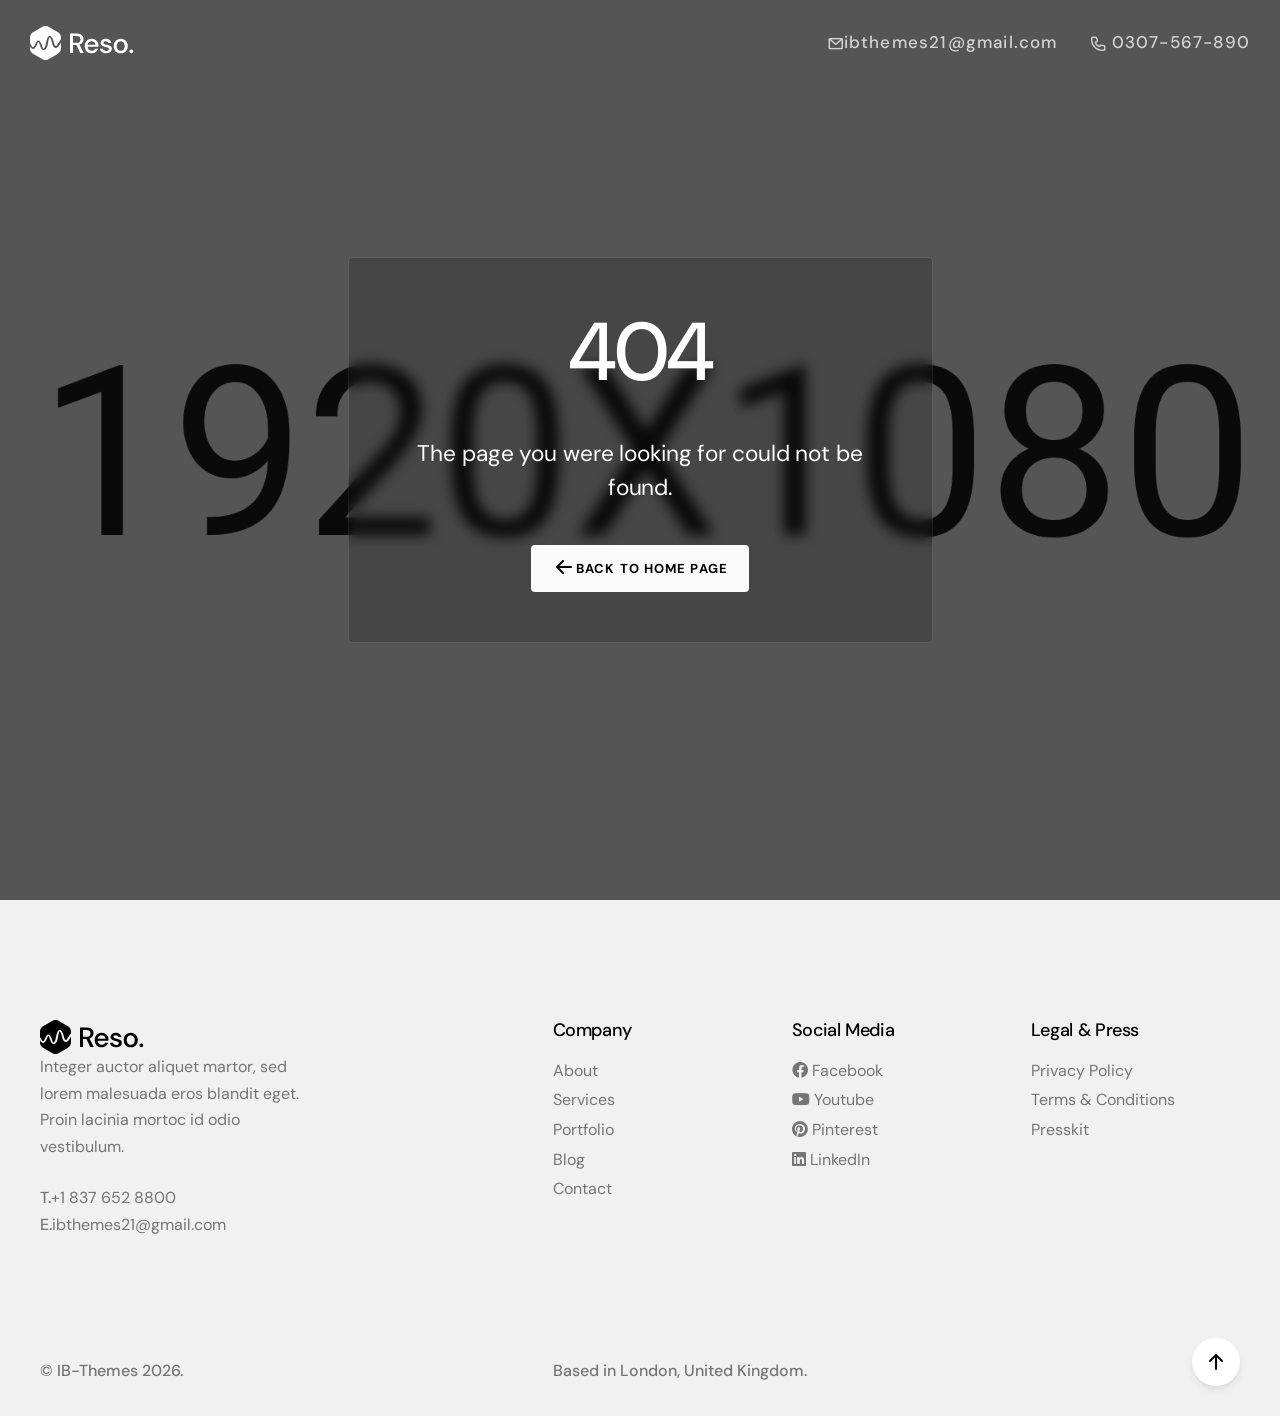
<file: 404/index.html>
<!DOCTYPE html><html lang="en" class="no-mobile no-touch "><head><meta charSet="utf-8"/><meta name="viewport" content="width=device-width, initial-scale=1"/><link rel="stylesheet" href="/_next/static/css/07a098635536dd3e.css" data-precedence="next"/><link rel="stylesheet" href="/_next/static/css/77b6a9cfa2ea678b.css" data-precedence="next"/><link rel="stylesheet" href="/_next/static/css/ad58539e7815423b.css" data-precedence="next"/><link rel="stylesheet" href="/_next/static/css/3bdde8b6efeba59f.css" data-precedence="next"/><link rel="stylesheet" href="/_next/static/css/16fe341aed277591.css" data-precedence="next"/><link rel="stylesheet" href="/_next/static/css/4636ae13b5034a36.css" data-precedence="next"/><link rel="stylesheet" href="/_next/static/css/62fe7f1eac0d0428.css" data-precedence="next"/><link rel="preload" as="script" fetchPriority="low" href="/_next/static/chunks/webpack-d3b750208bd376be.js"/><script src="/_next/static/chunks/fd9d1056-d91e4292767b3b05.js" async=""></script><script src="/_next/static/chunks/23-9bad37bf2a066f38.js" async=""></script><script src="/_next/static/chunks/main-app-eca17e590843fbcb.js" async=""></script><script src="/_next/static/chunks/231-4d4f1053157088b5.js" async=""></script><script src="/_next/static/chunks/173-6a0e0efa110069a5.js" async=""></script><script src="/_next/static/chunks/app/not-found-56fdcf7ba5c112ed.js" async=""></script><script src="/_next/static/chunks/9dadc25a-3d204e36c2b6a21e.js" async=""></script><script src="/_next/static/chunks/477-857d2551d8109af6.js" async=""></script><script src="/_next/static/chunks/769-8cf77abb43bec801.js" async=""></script><script src="/_next/static/chunks/380-06753a39aa92ab82.js" async=""></script><script src="/_next/static/chunks/app/page-644df9636797b2da.js" async=""></script><script src="/_next/static/chunks/app/layout-06338b7ee7c0ea63.js" async=""></script><title>Page Not Found || Resonance &amp;mdash; One &amp; Multi Page React Nextjs Creative Template</title><meta name="description" content="Resonance &amp;mdash; One &amp; Multi Page React Nextjs Creative Template"/><meta name="robots" content="index, follow"/><meta property="og:title" content="Verdant Transformations — Luxury Landscaping, Florida"/><meta property="og:description" content="Verdant Transformations crafts extraordinary outdoor environments across Florida — maintenance, installation, and landscape design for discerning clients."/><meta property="og:url" content="https://verdant-transformations.com/"/><meta property="og:site_name" content="Verdant Transformations"/><meta property="og:image" content="https://verdant-transformations.com/assets/images/demo-elegant/section-bg-1.png"/><meta property="og:image:width" content="1672"/><meta property="og:image:height" content="941"/><meta property="og:type" content="website"/><meta name="twitter:card" content="summary_large_image"/><meta name="twitter:title" content="Verdant Transformations — Luxury Landscaping, Florida"/><meta name="twitter:description" content="Verdant Transformations crafts extraordinary outdoor environments across Florida — maintenance, installation, and landscape design for discerning clients."/><meta name="twitter:image" content="https://verdant-transformations.com/assets/images/demo-elegant/section-bg-1.png"/><meta name="twitter:image:width" content="1672"/><meta name="twitter:image:height" content="941"/><link rel="icon" href="/favicon.ico" type="image/x-icon" sizes="96x96"/><link href="https://fonts.googleapis.com/css2?family=DM+Sans:wght@400;500;700&amp;display=swap" rel="stylesheet"/><link href="https://fonts.googleapis.com/css2?family=Roboto:ital,wght@0,400;0,500;1,400;1,500&amp;display=swap" rel="stylesheet"/><link href="https://fonts.googleapis.com/css2?family=Epilogue:wght@400;500&amp;family=Poppins&amp;display=swap" rel="stylesheet"/><link href="https://fonts.googleapis.com/css2?family=Inter:wght@400;500;600;700&amp;display=swap" rel="stylesheet"/><link href="https://fonts.googleapis.com/css2?family=Plus+Jakarta+Sans:ital,wght@0,400;0,500;0,600;1,400&amp;display=swap" rel="stylesheet"/><link href="https://fonts.googleapis.com/css2?family=Plus+Jakarta+Sans:ital,wght@0,300;0,400;0,500;0,600;1,400&amp;display=swap" rel="stylesheet"/><link href="https://fonts.googleapis.com/css2?family=Cormorant+Garamond:ital,wght@0,300;0,400;0,500;1,300;1,400;1,500&amp;display=swap" rel="stylesheet"/><script type="application/ld+json">{"@context":"https://schema.org","@type":"LandscapingBusiness","name":"Verdant Transformations","description":"Verdant Transformations crafts extraordinary outdoor environments across Florida — maintenance, installation, and landscape design for discerning clients.","url":"https://verdant-transformations.com","telephone":"+1-863-214-0553","email":"verdanttransformations@gmail.com","address":{"@type":"PostalAddress","streetAddress":"7032 Pioneer Rd","addressLocality":"Sebring","addressRegion":"FL","postalCode":"33876","addressCountry":"US"},"areaServed":"Florida"}</script><script src="/_next/static/chunks/polyfills-78c92fac7aa8fdd8.js" noModule=""></script></head><body class="appear-animate body"><div class="theme-main"><div class="page" id="top"><nav class="main-nav dark light-after-scroll transparent stick-fixed wow-menubar wch-unset"><div class="main-nav-sub full-wrapper"><div class="nav-logo-wrap local-scroll"><a class="logo" href="/"><img alt="Your Company Logo" loading="lazy" width="105" height="34" decoding="async" data-nimg="1" class="logo-white" style="color:transparent" src="/assets/images/logo-white.svg"/><img alt="Your Company Logo" loading="lazy" width="105" height="34" decoding="async" data-nimg="1" class="logo-dark" style="color:transparent" src="/assets/images/logo-dark.svg"/></a></div><div class="mobile-nav" role="button" tabindex="0"><i class="mobile-nav-icon"></i><span class="visually-hidden">Menu</span></div><div class="inner-nav desktop-nav"><ul class="clearlist scroll-nav local-scroll justify-content-end"><li class="active"><a href="mailto:ibthemes21@gmail.com"><i class="mi-email align-center"></i>ibthemes21@gmail.com</a></li><li><a href="#"><i class="mi-call align-center"></i> 0307-567-890</a></li></ul></div></div></nav><main id="main"><section class="home-section bg-dark-1 bg-dark-alpha-60 light-content parallax-5" style="background-image:url(/assets/images/full-width-images/section-bg-3.jpg)" id="home"><div class="container min-height-100vh d-flex align-items-center pt-100 pb-100 pt-sm-120 pb-sm-120"><div class="home-content"><div class="row"><div class="col-sm-10 offset-sm-1 col-md-8 offset-md-2 col-lg-6 offset-lg-3"><div class="hs-wrap"><div class="wow fadeInUp" data-wow-delay=".1s"><h1 class="hs-title-12 mb-40 mb-sm-30">404</h1></div><div class="mb-40 mb-sm-30 wow fadeInUp" data-wow-delay=".2s"><h2 class="section-descr mb-20">The page you were looking for could not be found.</h2></div><div class="local-scroll wow fadeInUp" data-wow-delay=".3s"><a class="btn btn-mod btn-w btn-round btn-medium btn-hover-anim" href="/"><i class="mi-arrow-left size-24 align-center"></i><span>Back To Home Page</span></a></div></div></div></div></div></div></section></main><footer class="page-section footer bg-gray-light-1  pb-30"><div class="container"><div class="row pb-120 pb-sm-80 pb-xs-50"><div class="col-md-4 col-lg-3 text-gray mb-sm-50"><a class="mb-30" href="/"><img alt="Your Company Logo" loading="lazy" width="105" height="34" decoding="async" data-nimg="1" class="light-mode-logo" style="color:transparent" src="/assets/images/logo-dark.svg"/><img alt="Your Company Logo" loading="lazy" width="105" height="34" decoding="async" data-nimg="1" class="dark-mode-logo" style="color:transparent" src="/assets/images/logo-white.svg"/></a><p>Integer auctor aliquet martor, sed lorem malesuada eros blandit eget. Proin lacinia mortoc id odio vestibulum.</p><div class="clearlinks"><strong>T.</strong><a href="tel:+18376528800">+1 837 652 8800</a></div><div class="clearlinks"><strong>E.</strong><a href="mailto:ibthemes21@gmail.com">ibthemes21@gmail.com</a></div></div><div class="col-md-7 offset-md-1 offset-lg-2"><div class="row mt-n30"><div class="col-sm-4 mt-30"><h3 class="fw-title">Company</h3><ul class="fw-menu clearlist local-scroll"><li><a href="#about">About</a></li><li><a href="#services">Services</a></li><li><a href="#portfolio">Portfolio</a></li><li><a href="#blog">Blog</a></li><li><a href="#contact">Contact</a></li></ul></div><div class="col-sm-4 mt-30"><h3 class="fw-title">Social Media</h3><ul class="fw-menu clearlist"> <li><a href="#" rel="noopener nofollow" target="_blank"><i class="fa-facebook"></i> Facebook</a></li><li><a href="#" rel="noopener nofollow" target="_blank"><i class="fa-youtube"></i> Youtube</a></li><li><a href="#" rel="noopener nofollow" target="_blank"><i class="fa-pinterest"></i> Pinterest</a></li><li><a href="#" rel="noopener nofollow" target="_blank"><i class="fa-linkedin"></i> LinkedIn</a></li></ul></div><div class="col-sm-4 mt-30"><h3 class="fw-title">Legal &amp; Press</h3><ul class="fw-menu clearlist"><li><a href="#">Privacy Policy</a></li><li><a href="#">Terms &amp; Conditions</a></li><li><a href="#">Presskit</a></li></ul></div></div></div></div><div class="row text-gray"><div class="col-md-4 col-lg-3"><b>© IB-Themes <!-- -->2026<!-- -->.</b></div><div class="col-md-7 offset-md-1 offset-lg-2 clearfix"><b>Based in London, United Kingdom.</b><div class="local-scroll float-end mt-n20 mt-sm-10"><a href="#top" class="link-to-top"><i class="mi-arrow-up size-24"></i><span class="visually-hidden">Scroll to top</span></a></div></div></div></div></footer></div> </div><script src="/_next/static/chunks/webpack-d3b750208bd376be.js" async=""></script><script>(self.__next_f=self.__next_f||[]).push([0]);self.__next_f.push([2,null])</script><script>self.__next_f.push([1,"1:HL[\"/_next/static/css/07a098635536dd3e.css\",\"style\"]\n2:HL[\"/_next/static/css/77b6a9cfa2ea678b.css\",\"style\"]\n3:HL[\"/_next/static/css/ad58539e7815423b.css\",\"style\"]\n4:HL[\"/_next/static/css/3bdde8b6efeba59f.css\",\"style\"]\n5:HL[\"/_next/static/css/16fe341aed277591.css\",\"style\"]\n6:HL[\"/_next/static/css/4636ae13b5034a36.css\",\"style\"]\n7:HL[\"/_next/static/css/62fe7f1eac0d0428.css\",\"style\"]\n"])</script><script>self.__next_f.push([1,"8:I[5751,[],\"\"]\na:I[231,[\"231\",\"static/chunks/231-4d4f1053157088b5.js\",\"173\",\"static/chunks/173-6a0e0efa110069a5.js\",\"160\",\"static/chunks/app/not-found-56fdcf7ba5c112ed.js\"],\"\"]\nb:I[8173,[\"740\",\"static/chunks/9dadc25a-3d204e36c2b6a21e.js\",\"231\",\"static/chunks/231-4d4f1053157088b5.js\",\"173\",\"static/chunks/173-6a0e0efa110069a5.js\",\"477\",\"static/chunks/477-857d2551d8109af6.js\",\"769\",\"static/chunks/769-8cf77abb43bec801.js\",\"380\",\"static/chunks/380-06753a39aa92ab82.js\",\"931\",\"static/chunks/app/page-644df9636797b2da.js\"],\"Image\"]\nc:I[9275,[],\"\"]\nd:I[1343,[],\"\"]\ne:I[4007,[\"185\",\"static/chunks/app/layout-06338b7ee7c0ea63.js\"],\"default\"]\n10:I[6130,[],\"\"]\n11:[]\n"])</script><script>self.__next_f.push([1,"0:[[[\"$\",\"link\",\"0\",{\"rel\":\"stylesheet\",\"href\":\"/_next/static/css/07a098635536dd3e.css\",\"precedence\":\"next\",\"crossOrigin\":\"$undefined\"}],[\"$\",\"link\",\"1\",{\"rel\":\"stylesheet\",\"href\":\"/_next/static/css/77b6a9cfa2ea678b.css\",\"precedence\":\"next\",\"crossOrigin\":\"$undefined\"}],[\"$\",\"link\",\"2\",{\"rel\":\"stylesheet\",\"href\":\"/_next/static/css/ad58539e7815423b.css\",\"precedence\":\"next\",\"crossOrigin\":\"$undefined\"}],[\"$\",\"link\",\"3\",{\"rel\":\"stylesheet\",\"href\":\"/_next/static/css/3bdde8b6efeba59f.css\",\"precedence\":\"next\",\"crossOrigin\":\"$undefined\"}],[\"$\",\"link\",\"4\",{\"rel\":\"stylesheet\",\"href\":\"/_next/static/css/16fe341aed277591.css\",\"precedence\":\"next\",\"crossOrigin\":\"$undefined\"}],[\"$\",\"link\",\"5\",{\"rel\":\"stylesheet\",\"href\":\"/_next/static/css/4636ae13b5034a36.css\",\"precedence\":\"next\",\"crossOrigin\":\"$undefined\"}],[\"$\",\"link\",\"6\",{\"rel\":\"stylesheet\",\"href\":\"/_next/static/css/62fe7f1eac0d0428.css\",\"precedence\":\"next\",\"crossOrigin\":\"$undefined\"}]],[\"$\",\"$L8\",null,{\"buildId\":\"UPyhgNY6IV1xBreUYe32E\",\"assetPrefix\":\"\",\"initialCanonicalUrl\":\"/_not-found/\",\"initialTree\":[\"\",{\"children\":[\"/_not-found\",{\"children\":[\"__PAGE__\",{}]}]},\"$undefined\",\"$undefined\",true],\"initialSeedData\":[\"\",{\"children\":[\"/_not-found\",{\"children\":[\"__PAGE__\",{},[[\"$L9\",[\"$\",\"div\",null,{\"className\":\"theme-main\",\"children\":[[\"$\",\"div\",null,{\"className\":\"page\",\"id\":\"top\",\"children\":[[[\"$\",\"nav\",null,{\"className\":\"main-nav dark light-after-scroll transparent stick-fixed wow-menubar wch-unset\",\"children\":[\"$\",\"div\",null,{\"className\":\"main-nav-sub full-wrapper\",\"children\":[[\"$\",\"div\",null,{\"className\":\"nav-logo-wrap local-scroll\",\"children\":[\"$\",\"$La\",null,{\"href\":\"/\",\"className\":\"logo\",\"children\":[[\"$\",\"$Lb\",null,{\"src\":\"/assets/images/logo-white.svg\",\"alt\":\"Your Company Logo\",\"width\":105,\"height\":34,\"className\":\"logo-white\"}],[\"$\",\"$Lb\",null,{\"src\":\"/assets/images/logo-dark.svg\",\"alt\":\"Your Company Logo\",\"width\":105,\"height\":34,\"className\":\"logo-dark\"}]]}]}],[\"$\",\"div\",null,{\"className\":\"mobile-nav\",\"role\":\"button\",\"tabIndex\":0,\"children\":[[\"$\",\"i\",null,{\"className\":\"mobile-nav-icon\"}],[\"$\",\"span\",null,{\"className\":\"visually-hidden\",\"children\":\"Menu\"}]]}],[\"$\",\"div\",null,{\"className\":\"inner-nav desktop-nav\",\"children\":[\"$\",\"ul\",null,{\"className\":\"clearlist scroll-nav local-scroll justify-content-end\",\"children\":[[\"$\",\"li\",null,{\"className\":\"active\",\"children\":[\"$\",\"a\",null,{\"href\":\"mailto:ibthemes21@gmail.com\",\"children\":[[\"$\",\"i\",null,{\"className\":\"mi-email align-center\"}],\"ibthemes21@gmail.com\"]}]}],[\"$\",\"li\",null,{\"children\":[\"$\",\"a\",null,{\"href\":\"#\",\"children\":[[\"$\",\"i\",null,{\"className\":\"mi-call align-center\"}],\" 0307-567-890\"]}]}]]}]}]]}]}],[\"$\",\"main\",null,{\"id\":\"main\",\"children\":[\"$\",\"section\",null,{\"className\":\"home-section bg-dark-1 bg-dark-alpha-60 light-content parallax-5\",\"style\":{\"backgroundImage\":\"url(/assets/images/full-width-images/section-bg-3.jpg)\"},\"id\":\"home\",\"children\":[\"$\",\"div\",null,{\"className\":\"container min-height-100vh d-flex align-items-center pt-100 pb-100 pt-sm-120 pb-sm-120\",\"children\":[\"$\",\"div\",null,{\"className\":\"home-content\",\"children\":[\"$\",\"div\",null,{\"className\":\"row\",\"children\":[\"$\",\"div\",null,{\"className\":\"col-sm-10 offset-sm-1 col-md-8 offset-md-2 col-lg-6 offset-lg-3\",\"children\":[\"$\",\"div\",null,{\"className\":\"hs-wrap\",\"children\":[[\"$\",\"div\",null,{\"className\":\"wow fadeInUp\",\"data-wow-delay\":\".1s\",\"children\":[\"$\",\"h1\",null,{\"className\":\"hs-title-12 mb-40 mb-sm-30\",\"children\":\"404\"}]}],[\"$\",\"div\",null,{\"className\":\"mb-40 mb-sm-30 wow fadeInUp\",\"data-wow-delay\":\".2s\",\"children\":[\"$\",\"h2\",null,{\"className\":\"section-descr mb-20\",\"children\":\"The page you were looking for could not be found.\"}]}],[\"$\",\"div\",null,{\"className\":\"local-scroll wow fadeInUp\",\"data-wow-delay\":\".3s\",\"children\":[\"$\",\"$La\",null,{\"href\":\"/\",\"className\":\"btn btn-mod btn-w btn-round btn-medium btn-hover-anim\",\"children\":[[\"$\",\"i\",null,{\"className\":\"mi-arrow-left size-24 align-center\"}],[\"$\",\"span\",null,{\"children\":\"Back To Home Page\"}]]}]}]]}]}]}]}]}]}]}]],[\"$\",\"footer\",null,{\"className\":\"page-section footer bg-gray-light-1  pb-30\",\"children\":[\"$\",\"div\",null,{\"className\":\"container\",\"children\":[[\"$\",\"div\",null,{\"className\":\"row pb-120 pb-sm-80 pb-xs-50\",\"children\":[[\"$\",\"div\",null,{\"className\":\"col-md-4 col-lg-3 text-gray mb-sm-50\",\"children\":[[\"$\",\"$La\",null,{\"href\":\"/\",\"className\":\"mb-30\",\"children\":[[\"$\",\"$Lb\",null,{\"src\":\"/assets/images/logo-dark.svg\",\"width\":105,\"height\":34,\"className\":\"light-mode-logo\",\"alt\":\"Your Company Logo\"}],[\"$\",\"$Lb\",null,{\"src\":\"/assets/images/logo-white.svg\",\"width\":105,\"height\":34,\"className\":\"dark-mode-logo\",\"alt\":\"Your Company Logo\"}]]}],[\"$\",\"p\",null,{\"children\":\"Integer auctor aliquet martor, sed lorem malesuada eros blandit eget. Proin lacinia mortoc id odio vestibulum.\"}],[\"$\",\"div\",null,{\"className\":\"clearlinks\",\"children\":[[\"$\",\"strong\",null,{\"children\":\"T.\"}],[\"$\",\"a\",null,{\"href\":\"tel:+18376528800\",\"children\":\"+1 837 652 8800\"}]]}],[\"$\",\"div\",null,{\"className\":\"clearlinks\",\"children\":[[\"$\",\"strong\",null,{\"children\":\"E.\"}],[\"$\",\"a\",null,{\"href\":\"mailto:ibthemes21@gmail.com\",\"children\":\"ibthemes21@gmail.com\"}]]}]]}],[\"$\",\"div\",null,{\"className\":\"col-md-7 offset-md-1 offset-lg-2\",\"children\":[\"$\",\"div\",null,{\"className\":\"row mt-n30\",\"children\":[[\"$\",\"div\",null,{\"className\":\"col-sm-4 mt-30\",\"children\":[[\"$\",\"h3\",null,{\"className\":\"fw-title\",\"children\":\"Company\"}],[\"$\",\"ul\",null,{\"className\":\"fw-menu clearlist local-scroll\",\"children\":[[\"$\",\"li\",\"0\",{\"children\":[\"$\",\"a\",null,{\"href\":\"#about\",\"children\":\"About\"}]}],[\"$\",\"li\",\"1\",{\"children\":[\"$\",\"a\",null,{\"href\":\"#services\",\"children\":\"Services\"}]}],[\"$\",\"li\",\"2\",{\"children\":[\"$\",\"a\",null,{\"href\":\"#portfolio\",\"children\":\"Portfolio\"}]}],[\"$\",\"li\",\"3\",{\"children\":[\"$\",\"a\",null,{\"href\":\"#blog\",\"children\":\"Blog\"}]}],[\"$\",\"li\",\"4\",{\"children\":[\"$\",\"a\",null,{\"href\":\"#contact\",\"children\":\"Contact\"}]}]]}]]}],[\"$\",\"div\",null,{\"className\":\"col-sm-4 mt-30\",\"children\":[[\"$\",\"h3\",null,{\"className\":\"fw-title\",\"children\":\"Social Media\"}],[\"$\",\"ul\",null,{\"className\":\"fw-menu clearlist\",\"children\":[\" \",[\"$\",\"li\",null,{\"children\":[\"$\",\"a\",null,{\"href\":\"#\",\"rel\":\"noopener nofollow\",\"target\":\"_blank\",\"children\":[[\"$\",\"i\",null,{\"className\":\"fa-facebook\"}],\" Facebook\"]}]}],[\"$\",\"li\",null,{\"children\":[\"$\",\"a\",null,{\"href\":\"#\",\"rel\":\"noopener nofollow\",\"target\":\"_blank\",\"children\":[[\"$\",\"i\",null,{\"className\":\"fa-youtube\"}],\" Youtube\"]}]}],[\"$\",\"li\",null,{\"children\":[\"$\",\"a\",null,{\"href\":\"#\",\"rel\":\"noopener nofollow\",\"target\":\"_blank\",\"children\":[[\"$\",\"i\",null,{\"className\":\"fa-pinterest\"}],\" Pinterest\"]}]}],[\"$\",\"li\",null,{\"children\":[\"$\",\"a\",null,{\"href\":\"#\",\"rel\":\"noopener nofollow\",\"target\":\"_blank\",\"children\":[[\"$\",\"i\",null,{\"className\":\"fa-linkedin\"}],\" LinkedIn\"]}]}]]}]]}],[\"$\",\"div\",null,{\"className\":\"col-sm-4 mt-30\",\"children\":[[\"$\",\"h3\",null,{\"className\":\"fw-title\",\"children\":\"Legal \u0026 Press\"}],[\"$\",\"ul\",null,{\"className\":\"fw-menu clearlist\",\"children\":[[\"$\",\"li\",\"0\",{\"children\":[\"$\",\"a\",null,{\"href\":\"#\",\"children\":\"Privacy Policy\"}]}],[\"$\",\"li\",\"1\",{\"children\":[\"$\",\"a\",null,{\"href\":\"#\",\"children\":\"Terms \u0026 Conditions\"}]}],[\"$\",\"li\",\"2\",{\"children\":[\"$\",\"a\",null,{\"href\":\"#\",\"children\":\"Presskit\"}]}]]}]]}]]}]}]]}],[\"$\",\"div\",null,{\"className\":\"row text-gray\",\"children\":[[\"$\",\"div\",null,{\"className\":\"col-md-4 col-lg-3\",\"children\":[\"$\",\"b\",null,{\"children\":[\"© IB-Themes \",2026,\".\"]}]}],[\"$\",\"div\",null,{\"className\":\"col-md-7 offset-md-1 offset-lg-2 clearfix\",\"children\":[[\"$\",\"b\",null,{\"children\":\"Based in London, United Kingdom.\"}],[\"$\",\"div\",null,{\"className\":\"local-scroll float-end mt-n20 mt-sm-10\",\"children\":[\"$\",\"a\",null,{\"href\":\"#top\",\"className\":\"link-to-top\",\"children\":[[\"$\",\"i\",null,{\"className\":\"mi-arrow-up size-24\"}],[\"$\",\"span\",null,{\"className\":\"visually-hidden\",\"children\":\"Scroll to top\"}]]}]}]]}]]}]]}]}]]}],\" \"]}]],null],null]},[\"$\",\"$Lc\",null,{\"parallelRouterKey\":\"children\",\"segmentPath\":[\"children\",\"/_not-found\",\"children\"],\"error\":\"$undefined\",\"errorStyles\":\"$undefined\",\"errorScripts\":\"$undefined\",\"template\":[\"$\",\"$Ld\",null,{}],\"templateStyles\":\"$undefined\",\"templateScripts\":\"$undefined\",\"notFound\":\"$undefined\",\"notFoundStyles\":\"$undefined\",\"styles\":null}],null]},[[\"$\",\"html\",null,{\"lang\":\"en\",\"className\":\"no-mobile no-touch \",\"children\":[[\"$\",\"head\",null,{\"children\":[[\"$\",\"link\",null,{\"href\":\"https://fonts.googleapis.com/css2?family=DM+Sans:wght@400;500;700\u0026display=swap\",\"rel\":\"stylesheet\"}],[\"$\",\"link\",null,{\"href\":\"https://fonts.googleapis.com/css2?family=Roboto:ital,wght@0,400;0,500;1,400;1,500\u0026display=swap\",\"rel\":\"stylesheet\"}],[\"$\",\"link\",null,{\"href\":\"https://fonts.googleapis.com/css2?family=Epilogue:wght@400;500\u0026family=Poppins\u0026display=swap\",\"rel\":\"stylesheet\"}],[\"$\",\"link\",null,{\"href\":\"https://fonts.googleapis.com/css2?family=Inter:wght@400;500;600;700\u0026display=swap\",\"rel\":\"stylesheet\"}],[\"$\",\"link\",null,{\"href\":\"https://fonts.googleapis.com/css2?family=Plus+Jakarta+Sans:ital,wght@0,400;0,500;0,600;1,400\u0026display=swap\",\"rel\":\"stylesheet\"}],[\"$\",\"link\",null,{\"href\":\"https://fonts.googleapis.com/css2?family=Plus+Jakarta+Sans:ital,wght@0,300;0,400;0,500;0,600;1,400\u0026display=swap\",\"rel\":\"stylesheet\"}],[\"$\",\"link\",null,{\"href\":\"https://fonts.googleapis.com/css2?family=Cormorant+Garamond:ital,wght@0,300;0,400;0,500;1,300;1,400;1,500\u0026display=swap\",\"rel\":\"stylesheet\"}],[\"$\",\"script\",null,{\"type\":\"application/ld+json\",\"dangerouslySetInnerHTML\":{\"__html\":\"{\\\"@context\\\":\\\"https://schema.org\\\",\\\"@type\\\":\\\"LandscapingBusiness\\\",\\\"name\\\":\\\"Verdant Transformations\\\",\\\"description\\\":\\\"Verdant Transformations crafts extraordinary outdoor environments across Florida — maintenance, installation, and landscape design for discerning clients.\\\",\\\"url\\\":\\\"https://verdant-transformations.com\\\",\\\"telephone\\\":\\\"+1-863-214-0553\\\",\\\"email\\\":\\\"verdanttransformations@gmail.com\\\",\\\"address\\\":{\\\"@type\\\":\\\"PostalAddress\\\",\\\"streetAddress\\\":\\\"7032 Pioneer Rd\\\",\\\"addressLocality\\\":\\\"Sebring\\\",\\\"addressRegion\\\":\\\"FL\\\",\\\"postalCode\\\":\\\"33876\\\",\\\"addressCountry\\\":\\\"US\\\"},\\\"areaServed\\\":\\\"Florida\\\"}\"}}]]}],[\"$\",\"body\",null,{\"className\":\"appear-animate body\",\"children\":[\"$\",\"$Le\",null,{\"children\":[\"$\",\"$Lc\",null,{\"parallelRouterKey\":\"children\",\"segmentPath\":[\"children\"],\"error\":\"$undefined\",\"errorStyles\":\"$undefined\",\"errorScripts\":\"$undefined\",\"template\":[\"$\",\"$Ld\",null,{}],\"templateStyles\":\"$undefined\",\"templateScripts\":\"$undefined\",\"notFound\":[\"$\",\"div\",null,{\"className\":\"theme-main\",\"children\":[[\"$\",\"div\",null,{\"className\":\"page\",\"id\":\"top\",\"children\":[[[\"$\",\"nav\",null,{\"className\":\"main-nav dark light-after-scroll transparent stick-fixed wow-menubar wch-unset\",\"children\":[\"$\",\"div\",null,{\"className\":\"main-nav-sub full-wrapper\",\"children\":[[\"$\",\"div\",null,{\"className\":\"nav-logo-wrap local-scroll\",\"children\":[\"$\",\"$La\",null,{\"href\":\"/\",\"className\":\"logo\",\"children\":[[\"$\",\"$Lb\",null,{\"src\":\"/assets/images/logo-white.svg\",\"alt\":\"Your Company Logo\",\"width\":105,\"height\":34,\"className\":\"logo-white\"}],[\"$\",\"$Lb\",null,{\"src\":\"/assets/images/logo-dark.svg\",\"alt\":\"Your Company Logo\",\"width\":105,\"height\":34,\"className\":\"logo-dark\"}]]}]}],[\"$\",\"div\",null,{\"className\":\"mobile-nav\",\"role\":\"button\",\"tabIndex\":0,\"children\":[[\"$\",\"i\",null,{\"className\":\"mobile-nav-icon\"}],[\"$\",\"span\",null,{\"className\":\"visually-hidden\",\"children\":\"Menu\"}]]}],[\"$\",\"div\",null,{\"className\":\"inner-nav desktop-nav\",\"children\":[\"$\",\"ul\",null,{\"className\":\"clearlist scroll-nav local-scroll justify-content-end\",\"children\":[[\"$\",\"li\",null,{\"className\":\"active\",\"children\":[\"$\",\"a\",null,{\"href\":\"mailto:ibthemes21@gmail.com\",\"children\":[[\"$\",\"i\",null,{\"className\":\"mi-email align-center\"}],\"ibthemes21@gmail.com\"]}]}],[\"$\",\"li\",null,{\"children\":[\"$\",\"a\",null,{\"href\":\"#\",\"children\":[[\"$\",\"i\",null,{\"className\":\"mi-call align-center\"}],\" 0307-567-890\"]}]}]]}]}]]}]}],[\"$\",\"main\",null,{\"id\":\"main\",\"children\":[\"$\",\"section\",null,{\"className\":\"home-section bg-dark-1 bg-dark-alpha-60 light-content parallax-5\",\"style\":{\"backgroundImage\":\"url(/assets/images/full-width-images/section-bg-3.jpg)\"},\"id\":\"home\",\"children\":[\"$\",\"div\",null,{\"className\":\"container min-height-100vh d-flex align-items-center pt-100 pb-100 pt-sm-120 pb-sm-120\",\"children\":[\"$\",\"div\",null,{\"className\":\"home-content\",\"children\":[\"$\",\"div\",null,{\"className\":\"row\",\"children\":[\"$\",\"div\",null,{\"className\":\"col-sm-10 offset-sm-1 col-md-8 offset-md-2 col-lg-6 offset-lg-3\",\"children\":[\"$\",\"div\",null,{\"className\":\"hs-wrap\",\"children\":[[\"$\",\"div\",null,{\"className\":\"wow fadeInUp\",\"data-wow-delay\":\".1s\",\"children\":[\"$\",\"h1\",null,{\"className\":\"hs-title-12 mb-40 mb-sm-30\",\"children\":\"404\"}]}],[\"$\",\"div\",null,{\"className\":\"mb-40 mb-sm-30 wow fadeInUp\",\"data-wow-delay\":\".2s\",\"children\":[\"$\",\"h2\",null,{\"className\":\"section-descr mb-20\",\"children\":\"The page you were looking for could not be found.\"}]}],[\"$\",\"div\",null,{\"className\":\"local-scroll wow fadeInUp\",\"data-wow-delay\":\".3s\",\"children\":[\"$\",\"$La\",null,{\"href\":\"/\",\"className\":\"btn btn-mod btn-w btn-round btn-medium btn-hover-anim\",\"children\":[[\"$\",\"i\",null,{\"className\":\"mi-arrow-left size-24 align-center\"}],[\"$\",\"span\",null,{\"children\":\"Back To Home Page\"}]]}]}]]}]}]}]}]}]}]}]],[\"$\",\"footer\",null,{\"className\":\"page-section footer bg-gray-light-1  pb-30\",\"children\":[\"$\",\"div\",null,{\"className\":\"container\",\"children\":[[\"$\",\"div\",null,{\"className\":\"row pb-120 pb-sm-80 pb-xs-50\",\"children\":[[\"$\",\"div\",null,{\"className\":\"col-md-4 col-lg-3 text-gray mb-sm-50\",\"children\":[[\"$\",\"$La\",null,{\"href\":\"/\",\"className\":\"mb-30\",\"children\":[[\"$\",\"$Lb\",null,{\"src\":\"/assets/images/logo-dark.svg\",\"width\":105,\"height\":34,\"className\":\"light-mode-logo\",\"alt\":\"Your Company Logo\"}],[\"$\",\"$Lb\",null,{\"src\":\"/assets/images/logo-white.svg\",\"width\":105,\"height\":34,\"className\":\"dark-mode-logo\",\"alt\":\"Your Company Logo\"}]]}],[\"$\",\"p\",null,{\"children\":\"Integer auctor aliquet martor, sed lorem malesuada eros blandit eget. Proin lacinia mortoc id odio vestibulum.\"}],[\"$\",\"div\",null,{\"className\":\"clearlinks\",\"children\":[[\"$\",\"strong\",null,{\"children\":\"T.\"}],[\"$\",\"a\",null,{\"href\":\"tel:+18376528800\",\"children\":\"+1 837 652 8800\"}]]}],[\"$\",\"div\",null,{\"className\":\"clearlinks\",\"children\":[[\"$\",\"strong\",null,{\"children\":\"E.\"}],[\"$\",\"a\",null,{\"href\":\"mailto:ibthemes21@gmail.com\",\"children\":\"ibthemes21@gmail.com\"}]]}]]}],[\"$\",\"div\",null,{\"className\":\"col-md-7 offset-md-1 offset-lg-2\",\"children\":[\"$\",\"div\",null,{\"className\":\"row mt-n30\",\"children\":[[\"$\",\"div\",null,{\"className\":\"col-sm-4 mt-30\",\"children\":[[\"$\",\"h3\",null,{\"className\":\"fw-title\",\"children\":\"Company\"}],[\"$\",\"ul\",null,{\"className\":\"fw-menu clearlist local-scroll\",\"children\":[[\"$\",\"li\",\"0\",{\"children\":[\"$\",\"a\",null,{\"href\":\"#about\",\"children\":\"About\"}]}],[\"$\",\"li\",\"1\",{\"children\":[\"$\",\"a\",null,{\"href\":\"#services\",\"children\":\"Services\"}]}],[\"$\",\"li\",\"2\",{\"children\":[\"$\",\"a\",null,{\"href\":\"#portfolio\",\"children\":\"Portfolio\"}]}],[\"$\",\"li\",\"3\",{\"children\":[\"$\",\"a\",null,{\"href\":\"#blog\",\"children\":\"Blog\"}]}],[\"$\",\"li\",\"4\",{\"children\":[\"$\",\"a\",null,{\"href\":\"#contact\",\"children\":\"Contact\"}]}]]}]]}],[\"$\",\"div\",null,{\"className\":\"col-sm-4 mt-30\",\"children\":[[\"$\",\"h3\",null,{\"className\":\"fw-title\",\"children\":\"Social Media\"}],[\"$\",\"ul\",null,{\"className\":\"fw-menu clearlist\",\"children\":[\" \",[\"$\",\"li\",null,{\"children\":[\"$\",\"a\",null,{\"href\":\"#\",\"rel\":\"noopener nofollow\",\"target\":\"_blank\",\"children\":[[\"$\",\"i\",null,{\"className\":\"fa-facebook\"}],\" Facebook\"]}]}],[\"$\",\"li\",null,{\"children\":[\"$\",\"a\",null,{\"href\":\"#\",\"rel\":\"noopener nofollow\",\"target\":\"_blank\",\"children\":[[\"$\",\"i\",null,{\"className\":\"fa-youtube\"}],\" Youtube\"]}]}],[\"$\",\"li\",null,{\"children\":[\"$\",\"a\",null,{\"href\":\"#\",\"rel\":\"noopener nofollow\",\"target\":\"_blank\",\"children\":[[\"$\",\"i\",null,{\"className\":\"fa-pinterest\"}],\" Pinterest\"]}]}],[\"$\",\"li\",null,{\"children\":[\"$\",\"a\",null,{\"href\":\"#\",\"rel\":\"noopener nofollow\",\"target\":\"_blank\",\"children\":[[\"$\",\"i\",null,{\"className\":\"fa-linkedin\"}],\" LinkedIn\"]}]}]]}]]}],[\"$\",\"div\",null,{\"className\":\"col-sm-4 mt-30\",\"children\":[[\"$\",\"h3\",null,{\"className\":\"fw-title\",\"children\":\"Legal \u0026 Press\"}],[\"$\",\"ul\",null,{\"className\":\"fw-menu clearlist\",\"children\":[[\"$\",\"li\",\"0\",{\"children\":[\"$\",\"a\",null,{\"href\":\"#\",\"children\":\"Privacy Policy\"}]}],[\"$\",\"li\",\"1\",{\"children\":[\"$\",\"a\",null,{\"href\":\"#\",\"children\":\"Terms \u0026 Conditions\"}]}],[\"$\",\"li\",\"2\",{\"children\":[\"$\",\"a\",null,{\"href\":\"#\",\"children\":\"Presskit\"}]}]]}]]}]]}]}]]}],[\"$\",\"div\",null,{\"className\":\"row text-gray\",\"children\":[[\"$\",\"div\",null,{\"className\":\"col-md-4 col-lg-3\",\"children\":[\"$\",\"b\",null,{\"children\":[\"© IB-Themes \",2026,\".\"]}]}],[\"$\",\"div\",null,{\"className\":\"col-md-7 offset-md-1 offset-lg-2 clearfix\",\"children\":[[\"$\",\"b\",null,{\"children\":\"Based in London, United Kingdom.\"}],[\"$\",\"div\",null,{\"className\":\"local-scroll float-end mt-n20 mt-sm-10\",\"children\":[\"$\",\"a\",null,{\"href\":\"#top\",\"className\":\"link-to-top\",\"children\":[[\"$\",\"i\",null,{\"className\":\"mi-arrow-up size-24\"}],[\"$\",\"span\",null,{\"className\":\"visually-hidden\",\"children\":\"Scroll to top\"}]]}]}]]}]]}]]}]}]]}],\" \"]}],\"notFoundStyles\":[],\"styles\":null}]}]}]]}],null],null],\"couldBeIntercepted\":false,\"initialHead\":[false,\"$Lf\"],\"globalErrorComponent\":\"$10\",\"missingSlots\":\"$W11\"}]]\n"])</script><script>self.__next_f.push([1,"f:[[\"$\",\"meta\",\"0\",{\"name\":\"viewport\",\"content\":\"width=device-width, initial-scale=1\"}],[\"$\",\"meta\",\"1\",{\"charSet\":\"utf-8\"}],[\"$\",\"title\",\"2\",{\"children\":\"Page Not Found || Resonance \u0026mdash; One \u0026 Multi Page React Nextjs Creative Template\"}],[\"$\",\"meta\",\"3\",{\"name\":\"description\",\"content\":\"Resonance \u0026mdash; One \u0026 Multi Page React Nextjs Creative Template\"}],[\"$\",\"meta\",\"4\",{\"name\":\"robots\",\"content\":\"index, follow\"}],[\"$\",\"meta\",\"5\",{\"property\":\"og:title\",\"content\":\"Verdant Transformations — Luxury Landscaping, Florida\"}],[\"$\",\"meta\",\"6\",{\"property\":\"og:description\",\"content\":\"Verdant Transformations crafts extraordinary outdoor environments across Florida — maintenance, installation, and landscape design for discerning clients.\"}],[\"$\",\"meta\",\"7\",{\"property\":\"og:url\",\"content\":\"https://verdant-transformations.com/\"}],[\"$\",\"meta\",\"8\",{\"property\":\"og:site_name\",\"content\":\"Verdant Transformations\"}],[\"$\",\"meta\",\"9\",{\"property\":\"og:image\",\"content\":\"https://verdant-transformations.com/assets/images/demo-elegant/section-bg-1.png\"}],[\"$\",\"meta\",\"10\",{\"property\":\"og:image:width\",\"content\":\"1672\"}],[\"$\",\"meta\",\"11\",{\"property\":\"og:image:height\",\"content\":\"941\"}],[\"$\",\"meta\",\"12\",{\"property\":\"og:type\",\"content\":\"website\"}],[\"$\",\"meta\",\"13\",{\"name\":\"twitter:card\",\"content\":\"summary_large_image\"}],[\"$\",\"meta\",\"14\",{\"name\":\"twitter:title\",\"content\":\"Verdant Transformations — Luxury Landscaping, Florida\"}],[\"$\",\"meta\",\"15\",{\"name\":\"twitter:description\",\"content\":\"Verdant Transformations crafts extraordinary outdoor environments across Florida — maintenance, installation, and landscape design for discerning clients.\"}],[\"$\",\"meta\",\"16\",{\"name\":\"twitter:image\",\"content\":\"https://verdant-transformations.com/assets/images/demo-elegant/section-bg-1.png\"}],[\"$\",\"meta\",\"17\",{\"name\":\"twitter:image:width\",\"content\":\"1672\"}],[\"$\",\"meta\",\"18\",{\"name\":\"twitter:image:height\",\"content\":\"941\"}],[\"$\",\"link\",\"19\",{\"rel\":\"icon\",\"href\":\"/favicon.ico\",\"type\":\"image/x-icon\",\"sizes\":\"96x96\"}]]\n9:null\n"])</script></body></html>
</file>
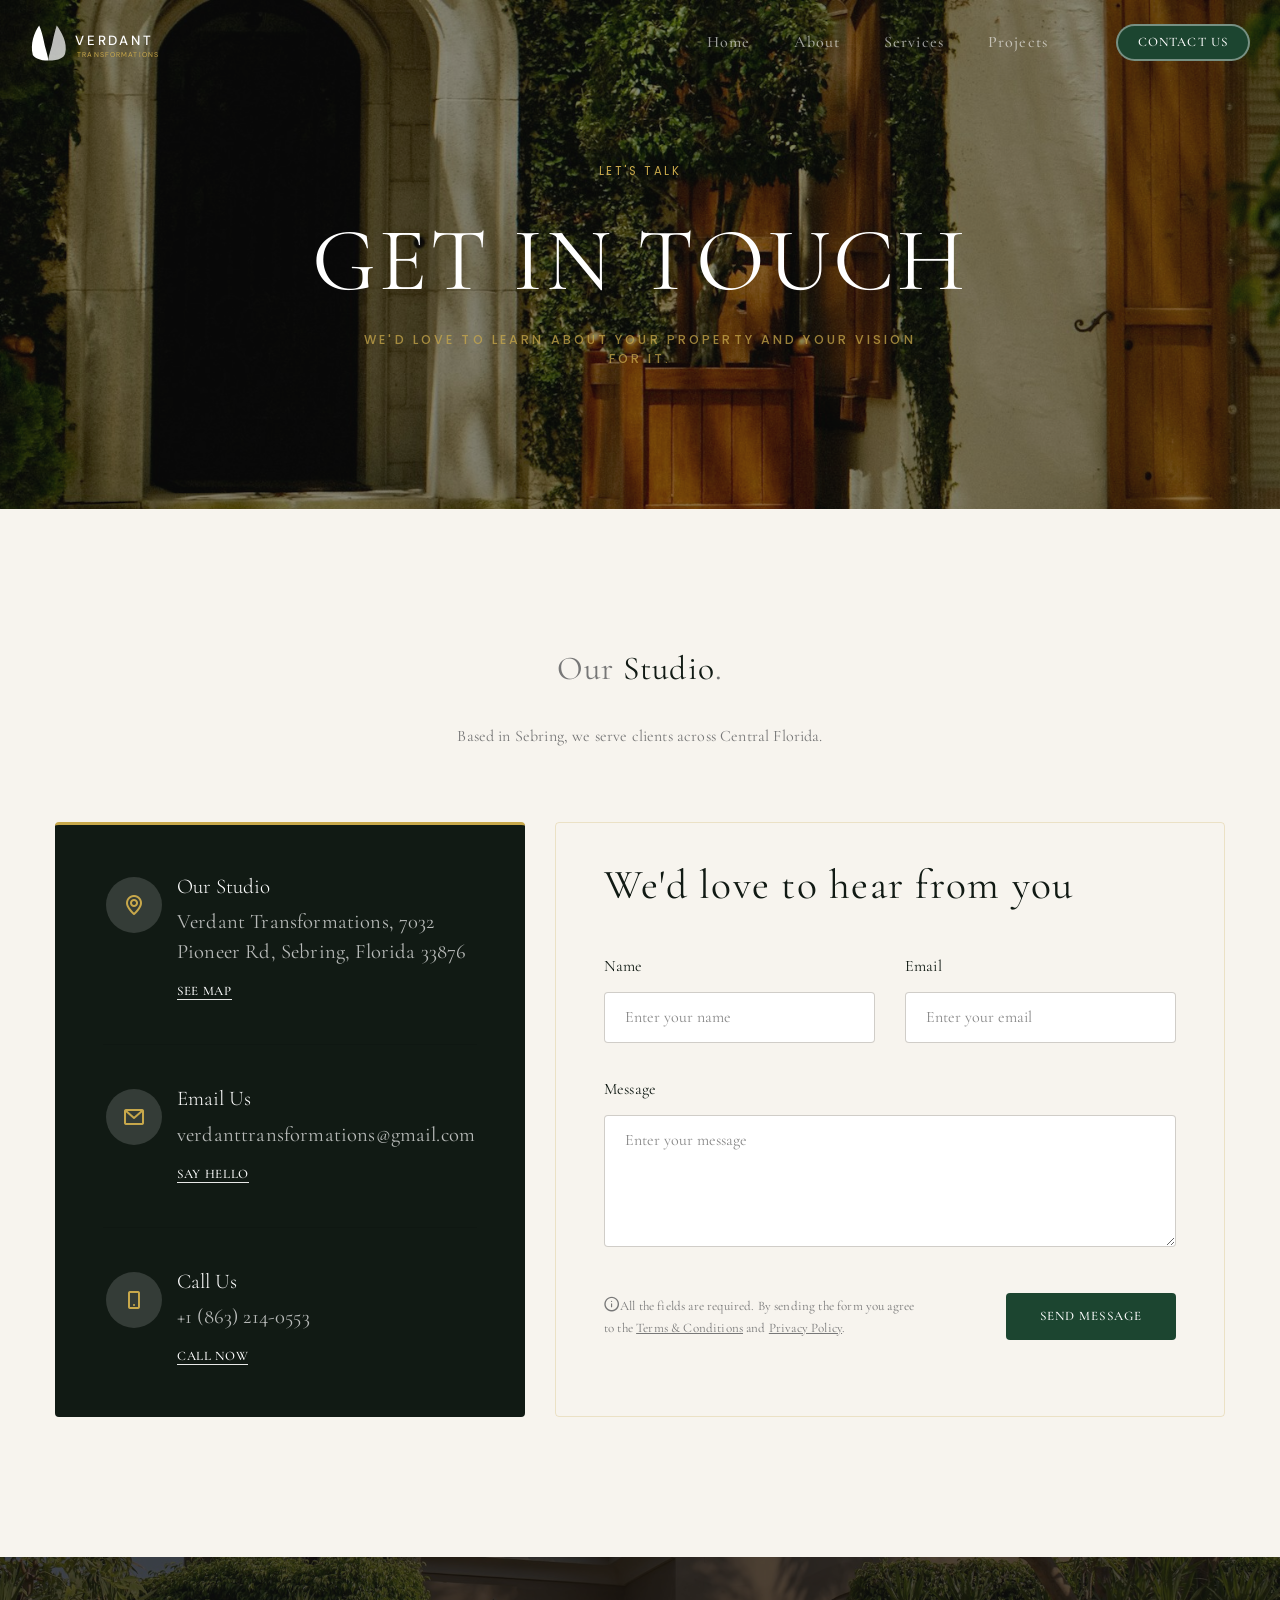
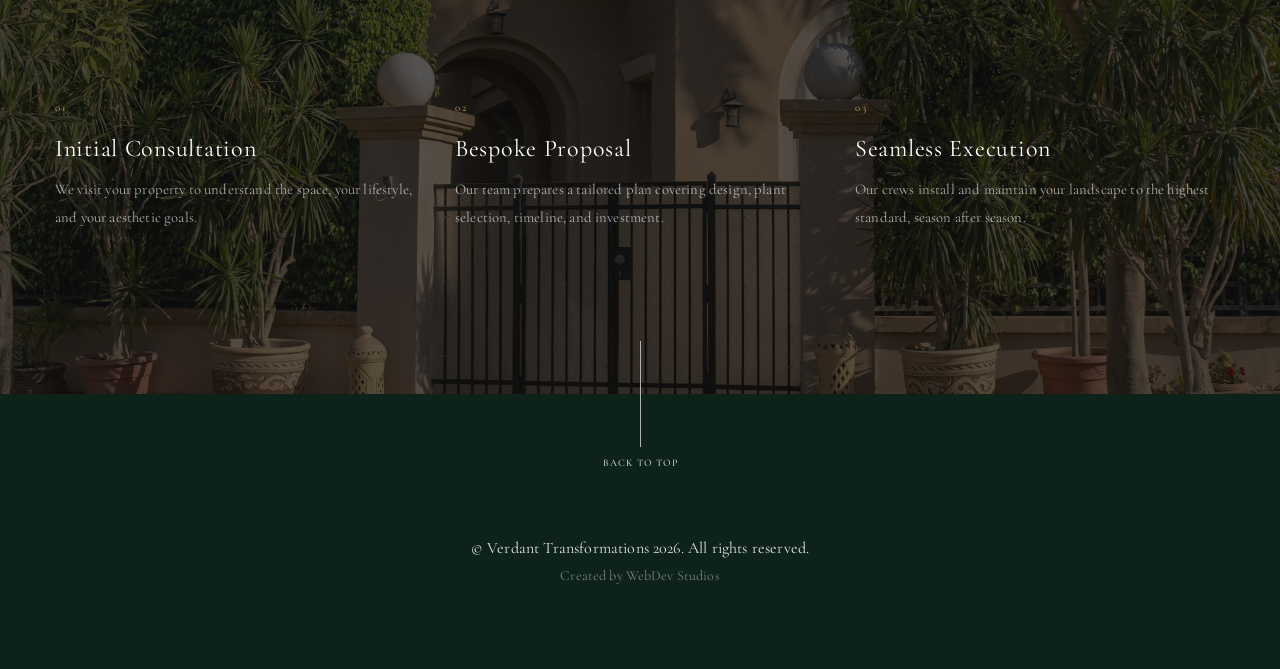
<file: contact/index.html>
<!DOCTYPE html><html lang="en" class="no-mobile no-touch "><head><meta charSet="utf-8"/><meta name="viewport" content="width=device-width, initial-scale=1"/><link rel="stylesheet" href="/_next/static/css/07a098635536dd3e.css" data-precedence="next"/><link rel="stylesheet" href="/_next/static/css/77b6a9cfa2ea678b.css" data-precedence="next"/><link rel="stylesheet" href="/_next/static/css/ad58539e7815423b.css" data-precedence="next"/><link rel="stylesheet" href="/_next/static/css/3bdde8b6efeba59f.css" data-precedence="next"/><link rel="stylesheet" href="/_next/static/css/16fe341aed277591.css" data-precedence="next"/><link rel="stylesheet" href="/_next/static/css/4636ae13b5034a36.css" data-precedence="next"/><link rel="stylesheet" href="/_next/static/css/62fe7f1eac0d0428.css" data-precedence="next"/><link rel="preload" as="script" fetchPriority="low" href="/_next/static/chunks/webpack-d3b750208bd376be.js"/><script src="/_next/static/chunks/fd9d1056-d91e4292767b3b05.js" async=""></script><script src="/_next/static/chunks/23-9bad37bf2a066f38.js" async=""></script><script src="/_next/static/chunks/main-app-eca17e590843fbcb.js" async=""></script><script src="/_next/static/chunks/231-4d4f1053157088b5.js" async=""></script><script src="/_next/static/chunks/app/(verdant)/contact/page-844144592d2cdfe9.js" async=""></script><script src="/_next/static/chunks/app/layout-06338b7ee7c0ea63.js" async=""></script><script src="/_next/static/chunks/173-6a0e0efa110069a5.js" async=""></script><script src="/_next/static/chunks/app/not-found-56fdcf7ba5c112ed.js" async=""></script><script src="/_next/static/chunks/9dadc25a-3d204e36c2b6a21e.js" async=""></script><script src="/_next/static/chunks/477-857d2551d8109af6.js" async=""></script><script src="/_next/static/chunks/769-8cf77abb43bec801.js" async=""></script><script src="/_next/static/chunks/380-06753a39aa92ab82.js" async=""></script><script src="/_next/static/chunks/app/page-644df9636797b2da.js" async=""></script><title>Contact — Verdant Transformations</title><meta name="description" content="Get in touch with Verdant Transformations to discuss your landscaping project in Florida. We serve residential estates, commercial properties, and institutional clients."/><meta name="robots" content="index, follow"/><link rel="canonical" href="https://verdant-transformations.com/contact/"/><meta property="og:title" content="Contact — Verdant Transformations"/><meta property="og:description" content="Get in touch with Verdant Transformations to discuss your landscaping project in Florida. We serve residential estates, commercial properties, and institutional clients."/><meta property="og:url" content="https://verdant-transformations.com/contact/"/><meta name="twitter:card" content="summary"/><meta name="twitter:title" content="Contact — Verdant Transformations"/><meta name="twitter:description" content="Get in touch with Verdant Transformations to discuss your landscaping project in Florida. We serve residential estates, commercial properties, and institutional clients."/><link rel="icon" href="/favicon.ico" type="image/x-icon" sizes="96x96"/><link href="https://fonts.googleapis.com/css2?family=DM+Sans:wght@400;500;700&amp;display=swap" rel="stylesheet"/><link href="https://fonts.googleapis.com/css2?family=Roboto:ital,wght@0,400;0,500;1,400;1,500&amp;display=swap" rel="stylesheet"/><link href="https://fonts.googleapis.com/css2?family=Epilogue:wght@400;500&amp;family=Poppins&amp;display=swap" rel="stylesheet"/><link href="https://fonts.googleapis.com/css2?family=Inter:wght@400;500;600;700&amp;display=swap" rel="stylesheet"/><link href="https://fonts.googleapis.com/css2?family=Plus+Jakarta+Sans:ital,wght@0,400;0,500;0,600;1,400&amp;display=swap" rel="stylesheet"/><link href="https://fonts.googleapis.com/css2?family=Plus+Jakarta+Sans:ital,wght@0,300;0,400;0,500;0,600;1,400&amp;display=swap" rel="stylesheet"/><link href="https://fonts.googleapis.com/css2?family=Cormorant+Garamond:ital,wght@0,300;0,400;0,500;1,300;1,400;1,500&amp;display=swap" rel="stylesheet"/><script type="application/ld+json">{"@context":"https://schema.org","@type":"LandscapingBusiness","name":"Verdant Transformations","description":"Verdant Transformations crafts extraordinary outdoor environments across Florida — maintenance, installation, and landscape design for discerning clients.","url":"https://verdant-transformations.com","telephone":"+1-863-214-0553","email":"verdanttransformations@gmail.com","address":{"@type":"PostalAddress","streetAddress":"7032 Pioneer Rd","addressLocality":"Sebring","addressRegion":"FL","postalCode":"33876","addressCountry":"US"},"areaServed":"Florida"}</script><script src="/_next/static/chunks/polyfills-78c92fac7aa8fdd8.js" noModule=""></script></head><body class="appear-animate body"><div class="theme-elegant theme-verdant"><div class="page" id="top"><nav class="main-nav dark transparent stick-fixed wow-menubar"><div class="main-nav-sub full-wrapper"><div class="nav-logo-wrap local-scroll"><a class="logo font-alt" href="/"><svg xmlns="http://www.w3.org/2000/svg" viewBox="0 0 245 54" height="38" style="width:auto;display:block" aria-label="Verdant Transformations"><path d="M 38,2 C 44,10 54,26 50,42 C 48,48 42,52 26,52 C 26,46 30,36 32,26 C 34,16 36,8 38,2 Z" fill="white" fill-opacity="0.72"></path><path d="M 13,2 C 6,12 0,28 4,44 C 6,48 14,52 26,52 C 26,46 22,36 20,26 C 18,16 16,8 13,2 Z" fill="white"></path><text x="64" y="30" font-size="19" letter-spacing="4" fill="white" font-weight="500" style="font-family:inherit">VERDANT</text><text x="67" y="47" font-size="10" letter-spacing="1.6" fill="#c8a84b" font-weight="400" style="font-family:inherit">TRANSFORMATIONS</text></svg></a></div><div class="mobile-nav" role="button" tabindex="0"><i class="mobile-nav-icon"></i><span class="visually-hidden">Menu</span></div><div class="inner-nav desktop-nav"><ul class="clearlist scroll-nav local-scroll justify-content-end scrollspyLinks"><li><a class="" href="/">Home</a></li><li><a class="" href="/#about">About</a></li><li><a class="" href="/services/">Services</a></li><li><a class="" href="/projects/">Projects</a></li><li class="ms-3 me-2"></li><li><a class="opacity-1 no-hover" href="/contact/"><span class="btn btn-mod btn-small btn-border-w btn-circle" data-btn-animate="y"><span class="btn-animate-y"><span class="btn-animate-y-1">Contact Us</span><span class="btn-animate-y-2" aria-hidden="true">Contact Us</span></span></span></a></li></ul></div></div></nav><main id="main"><section class="page-section bg-dark-alpha-50 light-content" style="background-image:url(/assets/images/demo-elegant/section-bg-4.jpg)" id="home"><div class="container position-relative pt-20 pt-sm-20 text-center"><p class="mb-20 wow fadeInDownShort" style="font-size:0.72rem;font-family:&#x27;Poppins&#x27;, sans-serif;letter-spacing:0.22em;text-transform:uppercase;color:#c8a84b">Let&#x27;s Talk</p><h1 class="hs-title-3 mb-10 wow fadeInUpShort" data-wow-duration="0.6s">Get in Touch</h1><div class="row wow fadeIn" data-wow-delay="0.2s"><div class="col-md-8 offset-md-2 col-lg-6 offset-lg-3"><p class="section-title-tiny mb-0 opacity-075">We&#x27;d love to learn about your property and your vision for it.</p></div></div></div></section><section class="page-section" id="contact"><div class="container"><div class="row mb-70 mb-sm-50"><div class="col-md-8 offset-md-2 col-lg-6 offset-lg-3 text-center"><h2 class="section-title mb-30 mb-sm-20"><span class="text-gray">Our</span> Studio<span class="text-gray">.</span></h2><div class="text-gray">Based in Sebring, we serve clients across Central Florida.</div></div></div><div class="row wow fadeInUp"><div class="col-lg-5 mb-md-50 mb-sm-30 d-flex align-items-stretch"><div class="bg-dark-1 light-content w-100 round overflow-hidden px-4 px-sm-5 py-5" style="border-top:3px solid #c8a84b"><div class="contact-item mb-40 mb-sm-20"><div class="ci-icon"><i class="mi-location" style="color:#c8a84b"></i></div><h4 class="ci-title">Our Studio</h4><div class="ci-text large">Verdant Transformations, 7032 Pioneer Rd, Sebring, Florida 33876</div><div class="ci-link"><a href="#" target="_blank" rel="nofollow noopener">See Map</a></div></div><hr class="mt-0 mb-40 mb-sm-20" style="border-color:rgba(255,255,255,0.15)"/><div class="contact-item mb-40 mb-sm-20"><div class="ci-icon"><i class="mi-email" style="color:#c8a84b"></i></div><h4 class="ci-title">Email Us</h4><div class="ci-text large">verdanttransformations@gmail.com</div><div class="ci-link"><a href="mailto:verdanttransformations@gmail.com">Say Hello</a></div></div><hr class="mt-0 mb-40 mb-sm-20" style="border-color:rgba(255,255,255,0.15)"/><div class="contact-item "><div class="ci-icon"><i class="mi-mobile" style="color:#c8a84b"></i></div><h4 class="ci-title">Call Us</h4><div class="ci-text large">+1 (863) 214-0553</div><div class="ci-link"><a href="tel:+18632140553">Call Now</a></div></div></div></div><div class="col-lg-7 d-flex align-items-stretch"><div class="round w-100 px-4 px-sm-5 py-5" style="border:1px solid rgba(200,168,75,0.25)"><h3 class="section-title-small mt-n10 mb-40 mb-sm-30">We&#x27;d love to hear from you</h3><form class="form contact-form" id="contact_form"><div class="row"><div class="col-md-6"><div class="form-group"><label for="name">Name</label><input type="text" id="name" class="input-lg round form-control" placeholder="Enter your name" pattern=".{3,100}" required="" aria-required="true" name="name"/></div></div><div class="col-md-6"><div class="form-group"><label for="email">Email</label><input type="email" id="email" class="input-lg round form-control" placeholder="Enter your email" pattern=".{5,100}" required="" aria-required="true" name="email"/></div></div></div><div class="form-group"><label for="message">Message</label><textarea name="message" id="message" class="input-lg round form-control" style="height:132px" placeholder="Enter your message"></textarea></div><div class="row"><div class="col-md-6 col-xl-7 d-flex align-items-center"><div class="form-tip w-100 pt-3"><i class="icon-info size-16"></i>All the fields are required. By sending the form you agree to the <a href="#">Terms &amp; Conditions</a> and<!-- --> <a href="#">Privacy Policy</a>.</div></div><div class="col-md-6 col-xl-5 mt-sm-20"><div class="pt-3 text-md-end"><button type="submit" class="submit_btn btn btn-mod btn-color btn-large btn-round btn-hover-anim" id="submit_btn" aria-controls="result"><span>Send Message</span></button></div></div></div><div id="result" role="region" aria-live="polite" aria-atomic="true"></div></form></div></div></div></div></section><section class="page-section bg-dark-1 bg-dark-alpha-70 bg-scroll light-content" style="background-image:url(/assets/images/demo-elegant/section-bg-3.jpg)"><div class="container"><div class="row"><div class="col-md-4 mb-md-50 wow fadeInUp" data-wow-delay="0s"><div style="font-size:0.68rem;letter-spacing:0.22em;text-transform:uppercase;color:#c8a84b;margin-bottom:1rem">01</div><h3 style="font-family:&#x27;Cormorant Garamond&#x27;, Georgia, serif;font-size:1.5rem;font-weight:400;color:#fff;margin-bottom:0.75rem">Initial Consultation</h3><p style="color:rgba(255,255,255,0.65);font-size:0.92rem;line-height:1.9">We visit your property to understand the space, your lifestyle, and your aesthetic goals.</p></div><div class="col-md-4 mb-md-50 wow fadeInUp" data-wow-delay="0.15s"><div style="font-size:0.68rem;letter-spacing:0.22em;text-transform:uppercase;color:#c8a84b;margin-bottom:1rem">02</div><h3 style="font-family:&#x27;Cormorant Garamond&#x27;, Georgia, serif;font-size:1.5rem;font-weight:400;color:#fff;margin-bottom:0.75rem">Bespoke Proposal</h3><p style="color:rgba(255,255,255,0.65);font-size:0.92rem;line-height:1.9">Our team prepares a tailored plan covering design, plant selection, timeline, and investment.</p></div><div class="col-md-4 mb-md-50 wow fadeInUp" data-wow-delay="0.3s"><div style="font-size:0.68rem;letter-spacing:0.22em;text-transform:uppercase;color:#c8a84b;margin-bottom:1rem">03</div><h3 style="font-family:&#x27;Cormorant Garamond&#x27;, Georgia, serif;font-size:1.5rem;font-weight:400;color:#fff;margin-bottom:0.75rem">Seamless Execution</h3><p style="color:rgba(255,255,255,0.65);font-size:0.92rem;line-height:1.9">Our crews install and maintain your landscape to the highest standard, season after season.</p></div></div></div></section></main><footer class="bg-dark-1 light-content footer z-index-1 position-relative"><div class="container position-relative text-center pt-140 pb-80 pb-sm-50"><div class="local-scroll link-to-top-2-wrap"><a href="#top" class="link-to-top-2">Back to top</a></div><div class="footer-text"><div>© Verdant Transformations <!-- -->2026<!-- -->. All rights reserved.</div><div class="footer-made">Created by WebDev Studios</div></div></div></footer></div></div><script src="/_next/static/chunks/webpack-d3b750208bd376be.js" async=""></script><script>(self.__next_f=self.__next_f||[]).push([0]);self.__next_f.push([2,null])</script><script>self.__next_f.push([1,"1:HL[\"/_next/static/css/07a098635536dd3e.css\",\"style\"]\n2:HL[\"/_next/static/css/77b6a9cfa2ea678b.css\",\"style\"]\n3:HL[\"/_next/static/css/ad58539e7815423b.css\",\"style\"]\n4:HL[\"/_next/static/css/3bdde8b6efeba59f.css\",\"style\"]\n5:HL[\"/_next/static/css/16fe341aed277591.css\",\"style\"]\n6:HL[\"/_next/static/css/4636ae13b5034a36.css\",\"style\"]\n7:HL[\"/_next/static/css/62fe7f1eac0d0428.css\",\"style\"]\n"])</script><script>self.__next_f.push([1,"8:I[5751,[],\"\"]\na:I[8428,[\"231\",\"static/chunks/231-4d4f1053157088b5.js\",\"557\",\"static/chunks/app/(verdant)/contact/page-844144592d2cdfe9.js\"],\"default\"]\nb:I[8479,[\"231\",\"static/chunks/231-4d4f1053157088b5.js\",\"557\",\"static/chunks/app/(verdant)/contact/page-844144592d2cdfe9.js\"],\"default\"]\nc:I[9275,[],\"\"]\nd:I[1343,[],\"\"]\ne:I[4007,[\"185\",\"static/chunks/app/layout-06338b7ee7c0ea63.js\"],\"default\"]\nf:I[231,[\"231\",\"static/chunks/231-4d4f1053157088b5.js\",\"173\",\"static/chunks/173-6a0e0efa110069a5.js\",\"160\",\"static/chunks/app/not-found-56fdcf7ba5c112ed.js\"],\"\"]\n10:I[8173,[\"740\",\"static/chunks/9dadc25a-3d204e36c2b6a21e.js\",\"231\",\"static/chunks/231-4d4f1053157088b5.js\",\"173\",\"static/chunks/173-6a0e0efa110069a5.js\",\"477\",\"static/chunks/477-857d2551d8109af6.js\",\"769\",\"static/chunks/769-8cf77abb43bec801.js\",\"380\",\"static/chunks/380-06753a39aa92ab82.js\",\"931\",\"static/chunks/app/page-644df9636797b2da.js\"],\"Image\"]\n12:I[6130,[],\"\"]\n13:[]\n"])</script><script>self.__next_f.push([1,"0:[[[\"$\",\"link\",\"0\",{\"rel\":\"stylesheet\",\"href\":\"/_next/static/css/07a098635536dd3e.css\",\"precedence\":\"next\",\"crossOrigin\":\"$undefined\"}],[\"$\",\"link\",\"1\",{\"rel\":\"stylesheet\",\"href\":\"/_next/static/css/77b6a9cfa2ea678b.css\",\"precedence\":\"next\",\"crossOrigin\":\"$undefined\"}],[\"$\",\"link\",\"2\",{\"rel\":\"stylesheet\",\"href\":\"/_next/static/css/ad58539e7815423b.css\",\"precedence\":\"next\",\"crossOrigin\":\"$undefined\"}],[\"$\",\"link\",\"3\",{\"rel\":\"stylesheet\",\"href\":\"/_next/static/css/3bdde8b6efeba59f.css\",\"precedence\":\"next\",\"crossOrigin\":\"$undefined\"}],[\"$\",\"link\",\"4\",{\"rel\":\"stylesheet\",\"href\":\"/_next/static/css/16fe341aed277591.css\",\"precedence\":\"next\",\"crossOrigin\":\"$undefined\"}],[\"$\",\"link\",\"5\",{\"rel\":\"stylesheet\",\"href\":\"/_next/static/css/4636ae13b5034a36.css\",\"precedence\":\"next\",\"crossOrigin\":\"$undefined\"}],[\"$\",\"link\",\"6\",{\"rel\":\"stylesheet\",\"href\":\"/_next/static/css/62fe7f1eac0d0428.css\",\"precedence\":\"next\",\"crossOrigin\":\"$undefined\"}]],[\"$\",\"$L8\",null,{\"buildId\":\"UPyhgNY6IV1xBreUYe32E\",\"assetPrefix\":\"\",\"initialCanonicalUrl\":\"/contact/\",\"initialTree\":[\"\",{\"children\":[\"(verdant)\",{\"children\":[\"contact\",{\"children\":[\"__PAGE__\",{}]}]}]},\"$undefined\",\"$undefined\",true],\"initialSeedData\":[\"\",{\"children\":[\"(verdant)\",{\"children\":[\"contact\",{\"children\":[\"__PAGE__\",{},[[\"$L9\",[\"$\",\"div\",null,{\"className\":\"theme-elegant theme-verdant\",\"children\":[\"$\",\"div\",null,{\"className\":\"page\",\"id\":\"top\",\"children\":[[\"$\",\"nav\",null,{\"className\":\"main-nav dark transparent stick-fixed wow-menubar\",\"children\":[\"$\",\"$La\",null,{\"links\":[{\"href\":\"/\",\"text\":\"Home\"},{\"href\":\"/#about\",\"text\":\"About\"},{\"href\":\"/services/\",\"text\":\"Services\"},{\"href\":\"/projects/\",\"text\":\"Projects\"}]}]}],[\"$\",\"main\",null,{\"id\":\"main\",\"children\":[[\"$\",\"section\",null,{\"className\":\"page-section bg-dark-alpha-50 light-content\",\"style\":{\"backgroundImage\":\"url(/assets/images/demo-elegant/section-bg-4.jpg)\"},\"id\":\"home\",\"children\":[\"$\",\"div\",null,{\"className\":\"container position-relative pt-20 pt-sm-20 text-center\",\"children\":[[\"$\",\"p\",null,{\"className\":\"mb-20 wow fadeInDownShort\",\"style\":{\"fontSize\":\"0.72rem\",\"fontFamily\":\"'Poppins', sans-serif\",\"letterSpacing\":\"0.22em\",\"textTransform\":\"uppercase\",\"color\":\"#c8a84b\"},\"children\":\"Let's Talk\"}],[\"$\",\"h1\",null,{\"className\":\"hs-title-3 mb-10 wow fadeInUpShort\",\"data-wow-duration\":\"0.6s\",\"children\":\"Get in Touch\"}],[\"$\",\"div\",null,{\"className\":\"row wow fadeIn\",\"data-wow-delay\":\"0.2s\",\"children\":[\"$\",\"div\",null,{\"className\":\"col-md-8 offset-md-2 col-lg-6 offset-lg-3\",\"children\":[\"$\",\"p\",null,{\"className\":\"section-title-tiny mb-0 opacity-075\",\"children\":\"We'd love to learn about your property and your vision for it.\"}]}]}]]}]}],[\"$\",\"section\",null,{\"className\":\"page-section\",\"id\":\"contact\",\"children\":[\"$\",\"div\",null,{\"className\":\"container\",\"children\":[[\"$\",\"div\",null,{\"className\":\"row mb-70 mb-sm-50\",\"children\":[\"$\",\"div\",null,{\"className\":\"col-md-8 offset-md-2 col-lg-6 offset-lg-3 text-center\",\"children\":[[\"$\",\"h2\",null,{\"className\":\"section-title mb-30 mb-sm-20\",\"children\":[[\"$\",\"span\",null,{\"className\":\"text-gray\",\"children\":\"Our\"}],\" Studio\",[\"$\",\"span\",null,{\"className\":\"text-gray\",\"children\":\".\"}]]}],[\"$\",\"div\",null,{\"className\":\"text-gray\",\"children\":\"Based in Sebring, we serve clients across Central Florida.\"}]]}]}],[\"$\",\"$Lb\",null,{}]]}]}],[\"$\",\"section\",null,{\"className\":\"page-section bg-dark-1 bg-dark-alpha-70 bg-scroll light-content\",\"style\":{\"backgroundImage\":\"url(/assets/images/demo-elegant/section-bg-3.jpg)\"},\"children\":[\"$\",\"div\",null,{\"className\":\"container\",\"children\":[\"$\",\"div\",null,{\"className\":\"row\",\"children\":[[\"$\",\"div\",\"0\",{\"className\":\"col-md-4 mb-md-50 wow fadeInUp\",\"data-wow-delay\":\"0s\",\"children\":[[\"$\",\"div\",null,{\"style\":{\"fontSize\":\"0.68rem\",\"letterSpacing\":\"0.22em\",\"textTransform\":\"uppercase\",\"color\":\"#c8a84b\",\"marginBottom\":\"1rem\"},\"children\":\"01\"}],[\"$\",\"h3\",null,{\"style\":{\"fontFamily\":\"'Cormorant Garamond', Georgia, serif\",\"fontSize\":\"1.5rem\",\"fontWeight\":400,\"color\":\"#fff\",\"marginBottom\":\"0.75rem\"},\"children\":\"Initial Consultation\"}],[\"$\",\"p\",null,{\"style\":{\"color\":\"rgba(255,255,255,0.65)\",\"fontSize\":\"0.92rem\",\"lineHeight\":1.9},\"children\":\"We visit your property to understand the space, your lifestyle, and your aesthetic goals.\"}]]}],[\"$\",\"div\",\"1\",{\"className\":\"col-md-4 mb-md-50 wow fadeInUp\",\"data-wow-delay\":\"0.15s\",\"children\":[[\"$\",\"div\",null,{\"style\":{\"fontSize\":\"0.68rem\",\"letterSpacing\":\"0.22em\",\"textTransform\":\"uppercase\",\"color\":\"#c8a84b\",\"marginBottom\":\"1rem\"},\"children\":\"02\"}],[\"$\",\"h3\",null,{\"style\":{\"fontFamily\":\"'Cormorant Garamond', Georgia, serif\",\"fontSize\":\"1.5rem\",\"fontWeight\":400,\"color\":\"#fff\",\"marginBottom\":\"0.75rem\"},\"children\":\"Bespoke Proposal\"}],[\"$\",\"p\",null,{\"style\":{\"color\":\"rgba(255,255,255,0.65)\",\"fontSize\":\"0.92rem\",\"lineHeight\":1.9},\"children\":\"Our team prepares a tailored plan covering design, plant selection, timeline, and investment.\"}]]}],[\"$\",\"div\",\"2\",{\"className\":\"col-md-4 mb-md-50 wow fadeInUp\",\"data-wow-delay\":\"0.3s\",\"children\":[[\"$\",\"div\",null,{\"style\":{\"fontSize\":\"0.68rem\",\"letterSpacing\":\"0.22em\",\"textTransform\":\"uppercase\",\"color\":\"#c8a84b\",\"marginBottom\":\"1rem\"},\"children\":\"03\"}],[\"$\",\"h3\",null,{\"style\":{\"fontFamily\":\"'Cormorant Garamond', Georgia, serif\",\"fontSize\":\"1.5rem\",\"fontWeight\":400,\"color\":\"#fff\",\"marginBottom\":\"0.75rem\"},\"children\":\"Seamless Execution\"}],[\"$\",\"p\",null,{\"style\":{\"color\":\"rgba(255,255,255,0.65)\",\"fontSize\":\"0.92rem\",\"lineHeight\":1.9},\"children\":\"Our crews install and maintain your landscape to the highest standard, season after season.\"}]]}]]}]}]}]]}],[\"$\",\"footer\",null,{\"className\":\"bg-dark-1 light-content footer z-index-1 position-relative\",\"children\":[\"$\",\"div\",null,{\"className\":\"container position-relative text-center pt-140 pb-80 pb-sm-50\",\"children\":[[\"$\",\"div\",null,{\"className\":\"local-scroll link-to-top-2-wrap\",\"children\":[\"$\",\"a\",null,{\"href\":\"#top\",\"className\":\"link-to-top-2\",\"children\":\"Back to top\"}]}],[\"$\",\"div\",null,{\"className\":\"footer-text\",\"children\":[[\"$\",\"div\",null,{\"children\":[\"© Verdant Transformations \",2026,\". All rights reserved.\"]}],[\"$\",\"div\",null,{\"className\":\"footer-made\",\"children\":\"Created by WebDev Studios\"}]]}]]}]}]]}]}]],null],null]},[\"$\",\"$Lc\",null,{\"parallelRouterKey\":\"children\",\"segmentPath\":[\"children\",\"(verdant)\",\"children\",\"contact\",\"children\"],\"error\":\"$undefined\",\"errorStyles\":\"$undefined\",\"errorScripts\":\"$undefined\",\"template\":[\"$\",\"$Ld\",null,{}],\"templateStyles\":\"$undefined\",\"templateScripts\":\"$undefined\",\"notFound\":\"$undefined\",\"notFoundStyles\":\"$undefined\",\"styles\":null}],null]},[\"$\",\"$Lc\",null,{\"parallelRouterKey\":\"children\",\"segmentPath\":[\"children\",\"(verdant)\",\"children\"],\"error\":\"$undefined\",\"errorStyles\":\"$undefined\",\"errorScripts\":\"$undefined\",\"template\":[\"$\",\"$Ld\",null,{}],\"templateStyles\":\"$undefined\",\"templateScripts\":\"$undefined\",\"notFound\":\"$undefined\",\"notFoundStyles\":\"$undefined\",\"styles\":null}],null]},[[\"$\",\"html\",null,{\"lang\":\"en\",\"className\":\"no-mobile no-touch \",\"children\":[[\"$\",\"head\",null,{\"children\":[[\"$\",\"link\",null,{\"href\":\"https://fonts.googleapis.com/css2?family=DM+Sans:wght@400;500;700\u0026display=swap\",\"rel\":\"stylesheet\"}],[\"$\",\"link\",null,{\"href\":\"https://fonts.googleapis.com/css2?family=Roboto:ital,wght@0,400;0,500;1,400;1,500\u0026display=swap\",\"rel\":\"stylesheet\"}],[\"$\",\"link\",null,{\"href\":\"https://fonts.googleapis.com/css2?family=Epilogue:wght@400;500\u0026family=Poppins\u0026display=swap\",\"rel\":\"stylesheet\"}],[\"$\",\"link\",null,{\"href\":\"https://fonts.googleapis.com/css2?family=Inter:wght@400;500;600;700\u0026display=swap\",\"rel\":\"stylesheet\"}],[\"$\",\"link\",null,{\"href\":\"https://fonts.googleapis.com/css2?family=Plus+Jakarta+Sans:ital,wght@0,400;0,500;0,600;1,400\u0026display=swap\",\"rel\":\"stylesheet\"}],[\"$\",\"link\",null,{\"href\":\"https://fonts.googleapis.com/css2?family=Plus+Jakarta+Sans:ital,wght@0,300;0,400;0,500;0,600;1,400\u0026display=swap\",\"rel\":\"stylesheet\"}],[\"$\",\"link\",null,{\"href\":\"https://fonts.googleapis.com/css2?family=Cormorant+Garamond:ital,wght@0,300;0,400;0,500;1,300;1,400;1,500\u0026display=swap\",\"rel\":\"stylesheet\"}],[\"$\",\"script\",null,{\"type\":\"application/ld+json\",\"dangerouslySetInnerHTML\":{\"__html\":\"{\\\"@context\\\":\\\"https://schema.org\\\",\\\"@type\\\":\\\"LandscapingBusiness\\\",\\\"name\\\":\\\"Verdant Transformations\\\",\\\"description\\\":\\\"Verdant Transformations crafts extraordinary outdoor environments across Florida — maintenance, installation, and landscape design for discerning clients.\\\",\\\"url\\\":\\\"https://verdant-transformations.com\\\",\\\"telephone\\\":\\\"+1-863-214-0553\\\",\\\"email\\\":\\\"verdanttransformations@gmail.com\\\",\\\"address\\\":{\\\"@type\\\":\\\"PostalAddress\\\",\\\"streetAddress\\\":\\\"7032 Pioneer Rd\\\",\\\"addressLocality\\\":\\\"Sebring\\\",\\\"addressRegion\\\":\\\"FL\\\",\\\"postalCode\\\":\\\"33876\\\",\\\"addressCountry\\\":\\\"US\\\"},\\\"areaServed\\\":\\\"Florida\\\"}\"}}]]}],[\"$\",\"body\",null,{\"className\":\"appear-animate body\",\"children\":[\"$\",\"$Le\",null,{\"children\":[\"$\",\"$Lc\",null,{\"parallelRouterKey\":\"children\",\"segmentPath\":[\"children\"],\"error\":\"$undefined\",\"errorStyles\":\"$undefined\",\"errorScripts\":\"$undefined\",\"template\":[\"$\",\"$Ld\",null,{}],\"templateStyles\":\"$undefined\",\"templateScripts\":\"$undefined\",\"notFound\":[\"$\",\"div\",null,{\"className\":\"theme-main\",\"children\":[[\"$\",\"div\",null,{\"className\":\"page\",\"id\":\"top\",\"children\":[[[\"$\",\"nav\",null,{\"className\":\"main-nav dark light-after-scroll transparent stick-fixed wow-menubar wch-unset\",\"children\":[\"$\",\"div\",null,{\"className\":\"main-nav-sub full-wrapper\",\"children\":[[\"$\",\"div\",null,{\"className\":\"nav-logo-wrap local-scroll\",\"children\":[\"$\",\"$Lf\",null,{\"href\":\"/\",\"className\":\"logo\",\"children\":[[\"$\",\"$L10\",null,{\"src\":\"/assets/images/logo-white.svg\",\"alt\":\"Your Company Logo\",\"width\":105,\"height\":34,\"className\":\"logo-white\"}],[\"$\",\"$L10\",null,{\"src\":\"/assets/images/logo-dark.svg\",\"alt\":\"Your Company Logo\",\"width\":105,\"height\":34,\"className\":\"logo-dark\"}]]}]}],[\"$\",\"div\",null,{\"className\":\"mobile-nav\",\"role\":\"button\",\"tabIndex\":0,\"children\":[[\"$\",\"i\",null,{\"className\":\"mobile-nav-icon\"}],[\"$\",\"span\",null,{\"className\":\"visually-hidden\",\"children\":\"Menu\"}]]}],[\"$\",\"div\",null,{\"className\":\"inner-nav desktop-nav\",\"children\":[\"$\",\"ul\",null,{\"className\":\"clearlist scroll-nav local-scroll justify-content-end\",\"children\":[[\"$\",\"li\",null,{\"className\":\"active\",\"children\":[\"$\",\"a\",null,{\"href\":\"mailto:ibthemes21@gmail.com\",\"children\":[[\"$\",\"i\",null,{\"className\":\"mi-email align-center\"}],\"ibthemes21@gmail.com\"]}]}],[\"$\",\"li\",null,{\"children\":[\"$\",\"a\",null,{\"href\":\"#\",\"children\":[[\"$\",\"i\",null,{\"className\":\"mi-call align-center\"}],\" 0307-567-890\"]}]}]]}]}]]}]}],[\"$\",\"main\",null,{\"id\":\"main\",\"children\":[\"$\",\"section\",null,{\"className\":\"home-section bg-dark-1 bg-dark-alpha-60 light-content parallax-5\",\"style\":{\"backgroundImage\":\"url(/assets/images/full-width-images/section-bg-3.jpg)\"},\"id\":\"home\",\"children\":[\"$\",\"div\",null,{\"className\":\"container min-height-100vh d-flex align-items-center pt-100 pb-100 pt-sm-120 pb-sm-120\",\"children\":[\"$\",\"div\",null,{\"className\":\"home-content\",\"children\":[\"$\",\"div\",null,{\"className\":\"row\",\"children\":[\"$\",\"div\",null,{\"className\":\"col-sm-10 offset-sm-1 col-md-8 offset-md-2 col-lg-6 offset-lg-3\",\"children\":[\"$\",\"div\",null,{\"className\":\"hs-wrap\",\"children\":[[\"$\",\"div\",null,{\"className\":\"wow fadeInUp\",\"data-wow-delay\":\".1s\",\"children\":[\"$\",\"h1\",null,{\"className\":\"hs-title-12 mb-40 mb-sm-30\",\"children\":\"404\"}]}],[\"$\",\"div\",null,{\"className\":\"mb-40 mb-sm-30 wow fadeInUp\",\"data-wow-delay\":\".2s\",\"children\":[\"$\",\"h2\",null,{\"className\":\"section-descr mb-20\",\"children\":\"The page you were looking for could not be found.\"}]}],[\"$\",\"div\",null,{\"className\":\"local-scroll wow fadeInUp\",\"data-wow-delay\":\".3s\",\"children\":[\"$\",\"$Lf\",null,{\"href\":\"/\",\"className\":\"btn btn-mod btn-w btn-round btn-medium btn-hover-anim\",\"children\":[[\"$\",\"i\",null,{\"className\":\"mi-arrow-left size-24 align-center\"}],[\"$\",\"span\",null,{\"children\":\"Back To Home Page\"}]]}]}]]}]}]}]}]}]}]}]],[\"$\",\"footer\",null,{\"className\":\"page-section footer bg-gray-light-1  pb-30\",\"children\":[\"$\",\"div\",null,{\"className\":\"container\",\"children\":[[\"$\",\"div\",null,{\"className\":\"row pb-120 pb-sm-80 pb-xs-50\",\"children\":[[\"$\",\"div\",null,{\"className\":\"col-md-4 col-lg-3 text-gray mb-sm-50\",\"children\":[[\"$\",\"$Lf\",null,{\"href\":\"/\",\"className\":\"mb-30\",\"children\":[[\"$\",\"$L10\",null,{\"src\":\"/assets/images/logo-dark.svg\",\"width\":105,\"height\":34,\"className\":\"light-mode-logo\",\"alt\":\"Your Company Logo\"}],[\"$\",\"$L10\",null,{\"src\":\"/assets/images/logo-white.svg\",\"width\":105,\"height\":34,\"className\":\"dark-mode-logo\",\"alt\":\"Your Company Logo\"}]]}],[\"$\",\"p\",null,{\"children\":\"Integer auctor aliquet martor, sed lorem malesuada eros blandit eget. Proin lacinia mortoc id odio vestibulum.\"}],[\"$\",\"div\",null,{\"className\":\"clearlinks\",\"children\":[[\"$\",\"strong\",null,{\"children\":\"T.\"}],[\"$\",\"a\",null,{\"href\":\"tel:+18376528800\",\"children\":\"+1 837 652 8800\"}]]}],[\"$\",\"div\",null,{\"className\":\"clearlinks\",\"children\":[[\"$\",\"strong\",null,{\"children\":\"E.\"}],[\"$\",\"a\",null,{\"href\":\"mailto:ibthemes21@gmail.com\",\"children\":\"ibthemes21@gmail.com\"}]]}]]}],[\"$\",\"div\",null,{\"className\":\"col-md-7 offset-md-1 offset-lg-2\",\"children\":[\"$\",\"div\",null,{\"className\":\"row mt-n30\",\"children\":[[\"$\",\"div\",null,{\"className\":\"col-sm-4 mt-30\",\"children\":[[\"$\",\"h3\",null,{\"className\":\"fw-title\",\"children\":\"Company\"}],[\"$\",\"ul\",null,{\"className\":\"fw-menu clearlist local-scroll\",\"children\":[[\"$\",\"li\",\"0\",{\"children\":[\"$\",\"a\",null,{\"href\":\"#about\",\"children\":\"About\"}]}],[\"$\",\"li\",\"1\",{\"children\":[\"$\",\"a\",null,{\"href\":\"#services\",\"children\":\"Services\"}]}],[\"$\",\"li\",\"2\",{\"children\":[\"$\",\"a\",null,{\"href\":\"#portfolio\",\"children\":\"Portfolio\"}]}],[\"$\",\"li\",\"3\",{\"children\":[\"$\",\"a\",null,{\"href\":\"#blog\",\"children\":\"Blog\"}]}],[\"$\",\"li\",\"4\",{\"children\":[\"$\",\"a\",null,{\"href\":\"#contact\",\"children\":\"Contact\"}]}]]}]]}],[\"$\",\"div\",null,{\"className\":\"col-sm-4 mt-30\",\"children\":[[\"$\",\"h3\",null,{\"className\":\"fw-title\",\"children\":\"Social Media\"}],[\"$\",\"ul\",null,{\"className\":\"fw-menu clearlist\",\"children\":[\" \",[\"$\",\"li\",null,{\"children\":[\"$\",\"a\",null,{\"href\":\"#\",\"rel\":\"noopener nofollow\",\"target\":\"_blank\",\"children\":[[\"$\",\"i\",null,{\"className\":\"fa-facebook\"}],\" Facebook\"]}]}],[\"$\",\"li\",null,{\"children\":[\"$\",\"a\",null,{\"href\":\"#\",\"rel\":\"noopener nofollow\",\"target\":\"_blank\",\"children\":[[\"$\",\"i\",null,{\"className\":\"fa-youtube\"}],\" Youtube\"]}]}],[\"$\",\"li\",null,{\"children\":[\"$\",\"a\",null,{\"href\":\"#\",\"rel\":\"noopener nofollow\",\"target\":\"_blank\",\"children\":[[\"$\",\"i\",null,{\"className\":\"fa-pinterest\"}],\" Pinterest\"]}]}],[\"$\",\"li\",null,{\"children\":[\"$\",\"a\",null,{\"href\":\"#\",\"rel\":\"noopener nofollow\",\"target\":\"_blank\",\"children\":[[\"$\",\"i\",null,{\"className\":\"fa-linkedin\"}],\" LinkedIn\"]}]}]]}]]}],[\"$\",\"div\",null,{\"className\":\"col-sm-4 mt-30\",\"children\":[[\"$\",\"h3\",null,{\"className\":\"fw-title\",\"children\":\"Legal \u0026 Press\"}],[\"$\",\"ul\",null,{\"className\":\"fw-menu clearlist\",\"children\":[[\"$\",\"li\",\"0\",{\"children\":[\"$\",\"a\",null,{\"href\":\"#\",\"children\":\"Privacy Policy\"}]}],[\"$\",\"li\",\"1\",{\"children\":[\"$\",\"a\",null,{\"href\":\"#\",\"children\":\"Terms \u0026 Conditions\"}]}],[\"$\",\"li\",\"2\",{\"children\":[\"$\",\"a\",null,{\"href\":\"#\",\"children\":\"Presskit\"}]}]]}]]}]]}]}]]}],[\"$\",\"div\",null,{\"className\":\"row text-gray\",\"children\":[[\"$\",\"div\",null,{\"className\":\"col-md-4 col-lg-3\",\"children\":[\"$\",\"b\",null,{\"children\":[\"© IB-Themes \",2026,\".\"]}]}],[\"$\",\"div\",null,{\"className\":\"col-md-7 offset-md-1 offset-lg-2 clearfix\",\"children\":[[\"$\",\"b\",null,{\"children\":\"Based in London, United Kingdom.\"}],[\"$\",\"div\",null,{\"className\":\"local-scroll float-end mt-n20 mt-sm-10\",\"children\":[\"$\",\"a\",null,{\"href\":\"#top\",\"className\":\"link-to-top\",\"children\":[[\"$\",\"i\",null,{\"className\":\"mi-arrow-up size-24\"}],[\"$\",\"span\",null,{\"className\":\"visually-hidden\",\"children\":\"Scroll to top\"}]]}]}]]}]]}]]}]}]]}],\" \"]}],\"notFoundStyles\":[],\"styles\":null}]}]}]]}],null],null],\"couldBeIntercepted\":false,\"initialHead\":[false,\"$L11\"],\"globalErrorComponent\":\"$12\",\"missingSlots\":\"$W13\"}]]\n"])</script><script>self.__next_f.push([1,"11:[[\"$\",\"meta\",\"0\",{\"name\":\"viewport\",\"content\":\"width=device-width, initial-scale=1\"}],[\"$\",\"meta\",\"1\",{\"charSet\":\"utf-8\"}],[\"$\",\"title\",\"2\",{\"children\":\"Contact — Verdant Transformations\"}],[\"$\",\"meta\",\"3\",{\"name\":\"description\",\"content\":\"Get in touch with Verdant Transformations to discuss your landscaping project in Florida. We serve residential estates, commercial properties, and institutional clients.\"}],[\"$\",\"meta\",\"4\",{\"name\":\"robots\",\"content\":\"index, follow\"}],[\"$\",\"link\",\"5\",{\"rel\":\"canonical\",\"href\":\"https://verdant-transformations.com/contact/\"}],[\"$\",\"meta\",\"6\",{\"property\":\"og:title\",\"content\":\"Contact — Verdant Transformations\"}],[\"$\",\"meta\",\"7\",{\"property\":\"og:description\",\"content\":\"Get in touch with Verdant Transformations to discuss your landscaping project in Florida. We serve residential estates, commercial properties, and institutional clients.\"}],[\"$\",\"meta\",\"8\",{\"property\":\"og:url\",\"content\":\"https://verdant-transformations.com/contact/\"}],[\"$\",\"meta\",\"9\",{\"name\":\"twitter:card\",\"content\":\"summary\"}],[\"$\",\"meta\",\"10\",{\"name\":\"twitter:title\",\"content\":\"Contact — Verdant Transformations\"}],[\"$\",\"meta\",\"11\",{\"name\":\"twitter:description\",\"content\":\"Get in touch with Verdant Transformations to discuss your landscaping project in Florida. We serve residential estates, commercial properties, and institutional clients.\"}],[\"$\",\"link\",\"12\",{\"rel\":\"icon\",\"href\":\"/favicon.ico\",\"type\":\"image/x-icon\",\"sizes\":\"96x96\"}]]\n9:null\n"])</script></body></html>
</file>
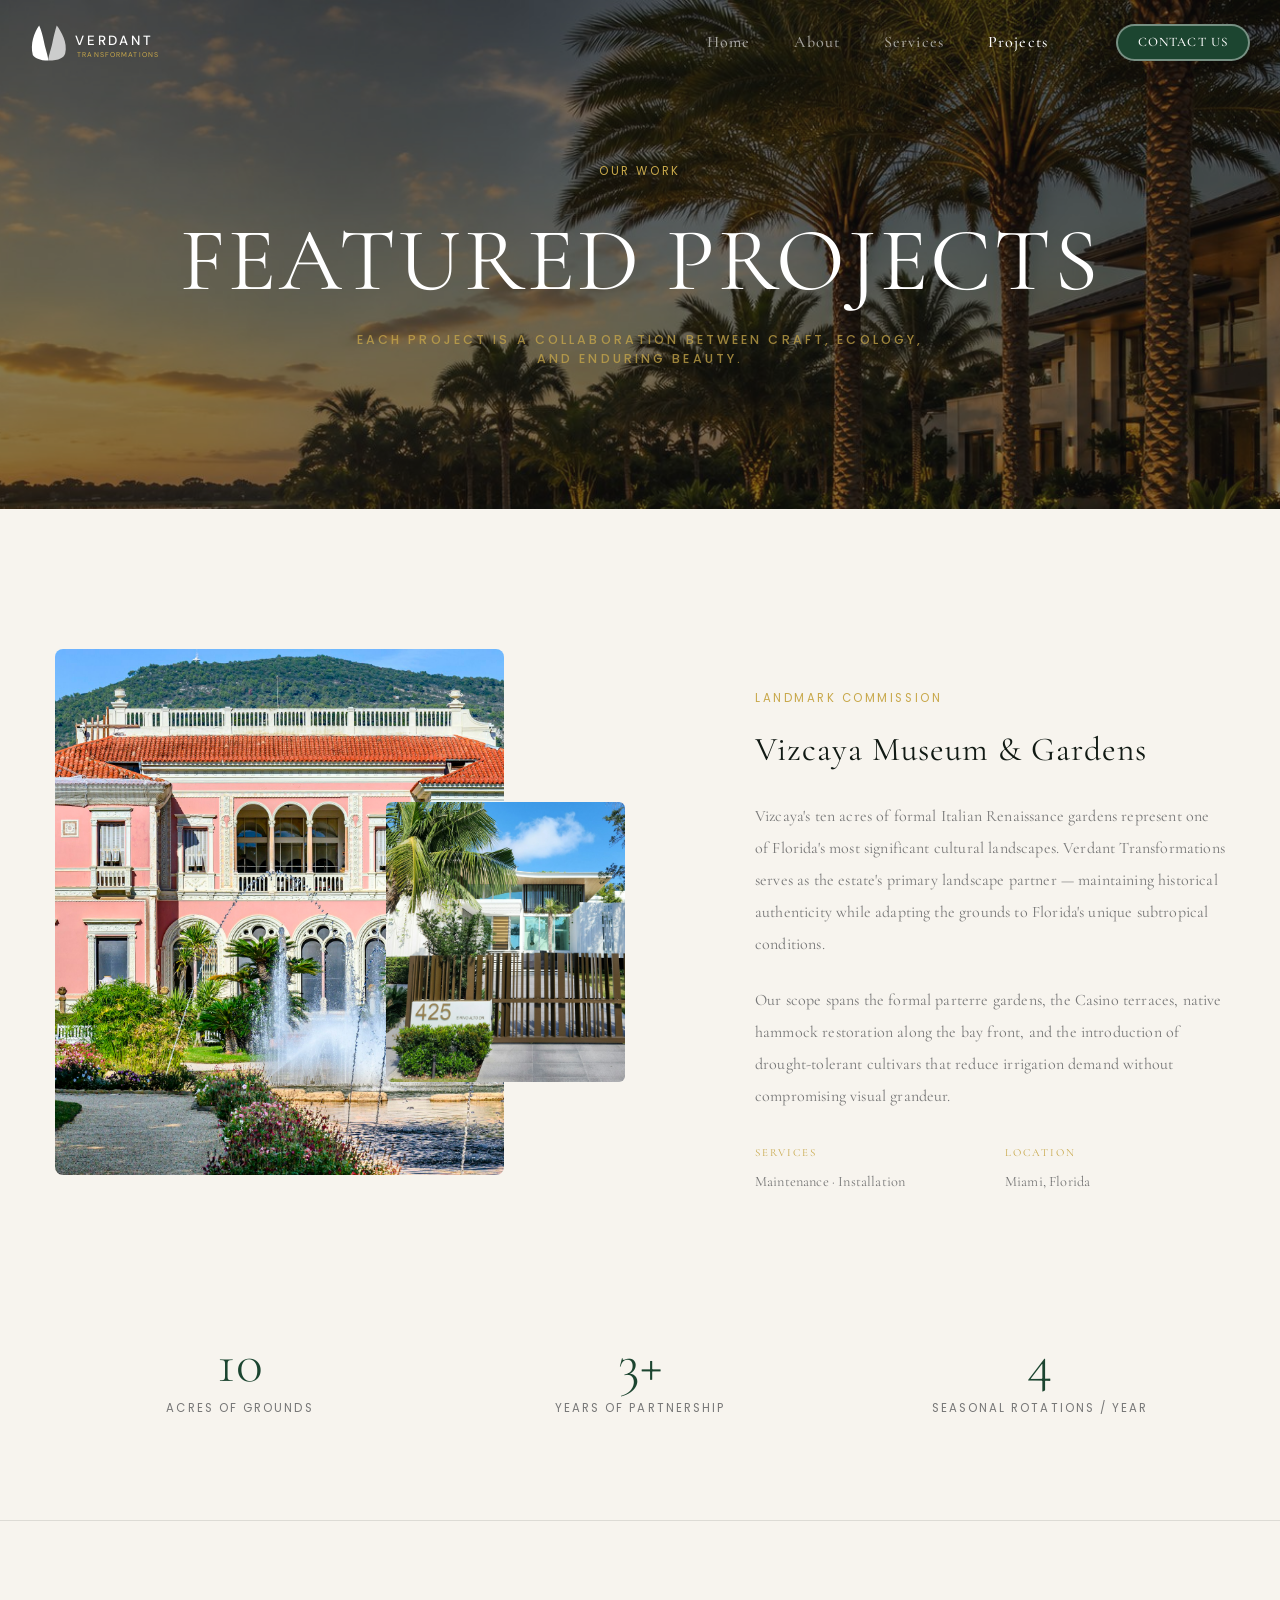
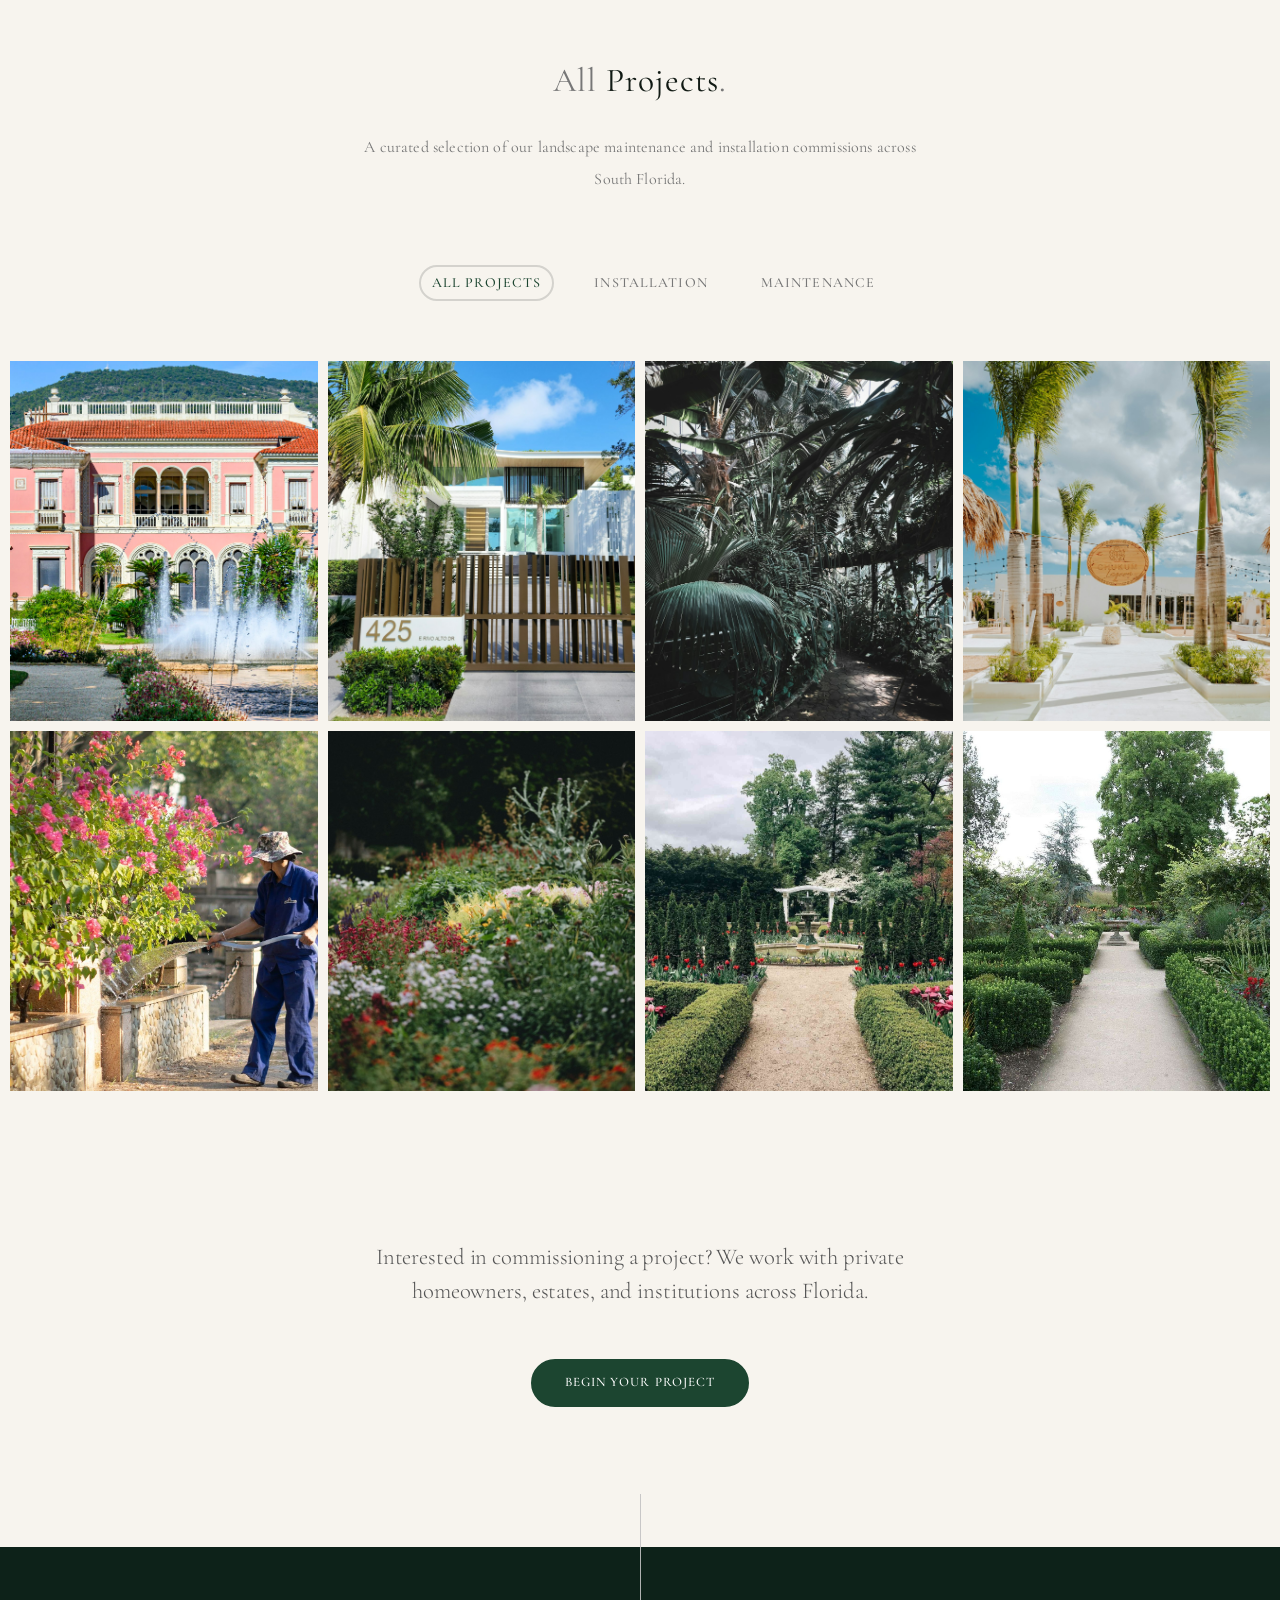
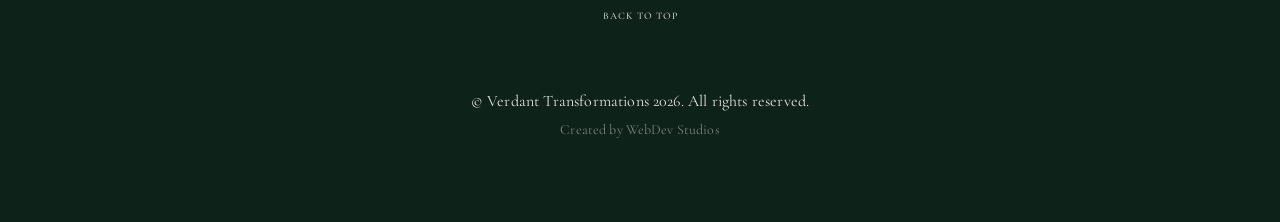
<file: projects/index.html>
<!DOCTYPE html><html lang="en" class="no-mobile no-touch "><head><meta charSet="utf-8"/><meta name="viewport" content="width=device-width, initial-scale=1"/><link rel="stylesheet" href="/_next/static/css/07a098635536dd3e.css" data-precedence="next"/><link rel="stylesheet" href="/_next/static/css/77b6a9cfa2ea678b.css" data-precedence="next"/><link rel="stylesheet" href="/_next/static/css/ad58539e7815423b.css" data-precedence="next"/><link rel="stylesheet" href="/_next/static/css/3bdde8b6efeba59f.css" data-precedence="next"/><link rel="stylesheet" href="/_next/static/css/16fe341aed277591.css" data-precedence="next"/><link rel="stylesheet" href="/_next/static/css/4636ae13b5034a36.css" data-precedence="next"/><link rel="stylesheet" href="/_next/static/css/62fe7f1eac0d0428.css" data-precedence="next"/><link rel="preload" as="script" fetchPriority="low" href="/_next/static/chunks/webpack-d3b750208bd376be.js"/><script src="/_next/static/chunks/fd9d1056-d91e4292767b3b05.js" async=""></script><script src="/_next/static/chunks/23-9bad37bf2a066f38.js" async=""></script><script src="/_next/static/chunks/main-app-eca17e590843fbcb.js" async=""></script><script src="/_next/static/chunks/9dadc25a-3d204e36c2b6a21e.js" async=""></script><script src="/_next/static/chunks/231-4d4f1053157088b5.js" async=""></script><script src="/_next/static/chunks/173-6a0e0efa110069a5.js" async=""></script><script src="/_next/static/chunks/477-857d2551d8109af6.js" async=""></script><script src="/_next/static/chunks/380-06753a39aa92ab82.js" async=""></script><script src="/_next/static/chunks/app/(verdant)/projects/page-cbd604f7f51b74d4.js" async=""></script><script src="/_next/static/chunks/app/layout-06338b7ee7c0ea63.js" async=""></script><title>Projects — Verdant Transformations</title><meta name="description" content="Explore Verdant Transformations&#x27; portfolio of luxury landscaping projects across Florida — from private estates to the grounds of Vizcaya Museum &amp; Gardens."/><meta name="robots" content="index, follow"/><link rel="canonical" href="https://verdant-transformations.com/projects/"/><meta property="og:title" content="Projects — Verdant Transformations"/><meta property="og:description" content="Explore Verdant Transformations&#x27; portfolio of luxury landscaping projects across Florida — from private estates to the grounds of Vizcaya Museum &amp; Gardens."/><meta property="og:url" content="https://verdant-transformations.com/projects/"/><meta name="twitter:card" content="summary"/><meta name="twitter:title" content="Projects — Verdant Transformations"/><meta name="twitter:description" content="Explore Verdant Transformations&#x27; portfolio of luxury landscaping projects across Florida — from private estates to the grounds of Vizcaya Museum &amp; Gardens."/><link rel="icon" href="/favicon.ico" type="image/x-icon" sizes="96x96"/><link href="https://fonts.googleapis.com/css2?family=DM+Sans:wght@400;500;700&amp;display=swap" rel="stylesheet"/><link href="https://fonts.googleapis.com/css2?family=Roboto:ital,wght@0,400;0,500;1,400;1,500&amp;display=swap" rel="stylesheet"/><link href="https://fonts.googleapis.com/css2?family=Epilogue:wght@400;500&amp;family=Poppins&amp;display=swap" rel="stylesheet"/><link href="https://fonts.googleapis.com/css2?family=Inter:wght@400;500;600;700&amp;display=swap" rel="stylesheet"/><link href="https://fonts.googleapis.com/css2?family=Plus+Jakarta+Sans:ital,wght@0,400;0,500;0,600;1,400&amp;display=swap" rel="stylesheet"/><link href="https://fonts.googleapis.com/css2?family=Plus+Jakarta+Sans:ital,wght@0,300;0,400;0,500;0,600;1,400&amp;display=swap" rel="stylesheet"/><link href="https://fonts.googleapis.com/css2?family=Cormorant+Garamond:ital,wght@0,300;0,400;0,500;1,300;1,400;1,500&amp;display=swap" rel="stylesheet"/><script type="application/ld+json">{"@context":"https://schema.org","@type":"LandscapingBusiness","name":"Verdant Transformations","description":"Verdant Transformations crafts extraordinary outdoor environments across Florida — maintenance, installation, and landscape design for discerning clients.","url":"https://verdant-transformations.com","telephone":"+1-863-214-0553","email":"verdanttransformations@gmail.com","address":{"@type":"PostalAddress","streetAddress":"7032 Pioneer Rd","addressLocality":"Sebring","addressRegion":"FL","postalCode":"33876","addressCountry":"US"},"areaServed":"Florida"}</script><script src="/_next/static/chunks/polyfills-78c92fac7aa8fdd8.js" noModule=""></script></head><body class="appear-animate body"><div class="theme-elegant theme-verdant"><div class="page" id="top"><nav class="main-nav dark transparent stick-fixed wow-menubar"><div class="main-nav-sub full-wrapper"><div class="nav-logo-wrap local-scroll"><a class="logo font-alt" href="/"><svg xmlns="http://www.w3.org/2000/svg" viewBox="0 0 245 54" height="38" style="width:auto;display:block" aria-label="Verdant Transformations"><path d="M 38,2 C 44,10 54,26 50,42 C 48,48 42,52 26,52 C 26,46 30,36 32,26 C 34,16 36,8 38,2 Z" fill="white" fill-opacity="0.72"></path><path d="M 13,2 C 6,12 0,28 4,44 C 6,48 14,52 26,52 C 26,46 22,36 20,26 C 18,16 16,8 13,2 Z" fill="white"></path><text x="64" y="30" font-size="19" letter-spacing="4" fill="white" font-weight="500" style="font-family:inherit">VERDANT</text><text x="67" y="47" font-size="10" letter-spacing="1.6" fill="#c8a84b" font-weight="400" style="font-family:inherit">TRANSFORMATIONS</text></svg></a></div><div class="mobile-nav" role="button" tabindex="0"><i class="mobile-nav-icon"></i><span class="visually-hidden">Menu</span></div><div class="inner-nav desktop-nav"><ul class="clearlist scroll-nav local-scroll justify-content-end scrollspyLinks"><li><a class="" href="/">Home</a></li><li><a class="" href="/#about">About</a></li><li><a class="" href="/services/">Services</a></li><li><a class="active" href="/projects/">Projects</a></li><li class="ms-3 me-2"></li><li><a class="opacity-1 no-hover" href="/contact/"><span class="btn btn-mod btn-small btn-border-w btn-circle" data-btn-animate="y"><span class="btn-animate-y"><span class="btn-animate-y-1">Contact Us</span><span class="btn-animate-y-2" aria-hidden="true">Contact Us</span></span></span></a></li></ul></div></div></nav><main id="main"><section class="page-section bg-dark-alpha-50 light-content" style="background-image:url(/assets/images/demo-elegant/section-bg-2.jpg)" id="home"><div class="container position-relative pt-20 pt-sm-20 text-center"><p class="mb-20 wow fadeInDownShort" style="font-size:0.72rem;font-family:&#x27;Poppins&#x27;, sans-serif;letter-spacing:0.22em;text-transform:uppercase;color:#c8a84b">Our Work</p><h1 class="hs-title-3 mb-10 wow fadeInUpShort" data-wow-duration="0.6s">Featured Projects</h1><div class="row wow fadeIn" data-wow-delay="0.2s"><div class="col-md-8 offset-md-2 col-lg-6 offset-lg-3"><p class="section-title-tiny mb-0 opacity-075">Each project is a collaboration between craft, ecology, and enduring beauty.</p></div></div></div></section><section class="page-section pb-0"><div class="container position-relative"><div class="row align-items-center"><div class="col-lg-6 mb-md-50"><div class="call-action-1-images" style="position:relative;padding-bottom:60px"><div class="call-action-1-image-1 round"><img alt="Vizcaya Museum &amp; Gardens" loading="lazy" width="680" height="760" decoding="async" data-nimg="1" class="w-100" style="color:transparent;border-radius:8px" src="/assets/images/demo-elegant/portfolio/1.jpg"/></div><div class="call-action-1-image-2" style="position:absolute;bottom:0;right:0;width:42%"><img alt="Garden detail" loading="lazy" width="300" height="380" decoding="async" data-nimg="1" style="color:transparent;border-radius:6px;width:100%;height:auto" src="/assets/images/demo-elegant/portfolio/2.jpg"/></div></div></div><div class="col-lg-5 offset-lg-1"><div class="wow linesAnimIn" data-splitting="lines"><p class="mb-20" style="font-size:0.72rem;font-family:&#x27;Poppins&#x27;, sans-serif;letter-spacing:0.22em;text-transform:uppercase;color:#c8a84b">Landmark Commission</p><h2 class="section-title mb-30">Vizcaya Museum &amp; Gardens</h2><div class="text-gray mb-30"><p>Vizcaya&#x27;s ten acres of formal Italian Renaissance gardens represent one of Florida&#x27;s most significant cultural landscapes. Verdant Transformations serves as the estate&#x27;s primary landscape partner — maintaining historical authenticity while adapting the grounds to Florida&#x27;s unique subtropical conditions.</p><p>Our scope spans the formal parterre gardens, the Casino terraces, native hammock restoration along the bay front, and the introduction of drought-tolerant cultivars that reduce irrigation demand without compromising visual grandeur.</p></div><div class="row mb-0" style="gap:1rem 0"><div class="col-6"><p style="font-size:0.68rem;letter-spacing:0.18em;text-transform:uppercase;color:#c8a84b;margin-bottom:4px">Services</p><p class="mb-0 text-gray" style="font-size:0.9rem">Maintenance · Installation</p></div><div class="col-6"><p style="font-size:0.68rem;letter-spacing:0.18em;text-transform:uppercase;color:#c8a84b;margin-bottom:4px">Location</p><p class="mb-0 text-gray" style="font-size:0.9rem">Miami, Florida</p></div></div></div></div></div></div></section><section class="small-section"><div class="container"><div class="row text-center"><div class="col-md-4 mb-md-30"><div class="wow fadeInUp" data-wow-delay="0s"><div style="font-size:clamp(2rem, 5vw, 3.5rem);font-family:&#x27;Cormorant Garamond&#x27;, Georgia, serif;font-weight:300;color:#1c4530;line-height:1;margin-bottom:0.4rem">10</div><div style="font-size:0.72rem;font-family:&#x27;Poppins&#x27;, sans-serif;letter-spacing:0.18em;text-transform:uppercase;color:#777">Acres of Grounds</div></div></div><div class="col-md-4 mb-md-30"><div class="wow fadeInUp" data-wow-delay="0.15s"><div style="font-size:clamp(2rem, 5vw, 3.5rem);font-family:&#x27;Cormorant Garamond&#x27;, Georgia, serif;font-weight:300;color:#1c4530;line-height:1;margin-bottom:0.4rem">3+</div><div style="font-size:0.72rem;font-family:&#x27;Poppins&#x27;, sans-serif;letter-spacing:0.18em;text-transform:uppercase;color:#777">Years of Partnership</div></div></div><div class="col-md-4 mb-md-30"><div class="wow fadeInUp" data-wow-delay="0.3s"><div style="font-size:clamp(2rem, 5vw, 3.5rem);font-family:&#x27;Cormorant Garamond&#x27;, Georgia, serif;font-weight:300;color:#1c4530;line-height:1;margin-bottom:0.4rem">4</div><div style="font-size:0.72rem;font-family:&#x27;Poppins&#x27;, sans-serif;letter-spacing:0.18em;text-transform:uppercase;color:#777">Seasonal Rotations / Year</div></div></div></div></div></section><hr class="mt-0 mb-0"/><section class="page-section pb-0"><div class="container"><div class="row mb-70 mb-sm-50"><div class="col-md-8 offset-md-2 col-lg-6 offset-lg-3 text-center"><h2 class="section-title mb-30 mb-sm-20"><span class="text-gray">All</span> Projects<span class="text-gray">.</span></h2><div class="text-gray">A curated selection of our landscape maintenance and installation commissions across South Florida.</div></div></div></div><div class="container"><div class="works-filter works-filter-elegant text-center mb-50"><a class="filter active">All Projects</a><a class="filter ">Installation</a><a class="filter ">Maintenance</a></div></div><div class="position-relative"><ul class="works-grid work-grid-4 work-grid-gut-sm hide-titles" id="work-grid"><li class="work-item mix installation"><a class="work-lightbox-link mfp-image"><div class="work-img"><div class="work-img-bg wow-p scalexIn"></div><img alt="Work Description" loading="lazy" width="650" height="761" decoding="async" data-nimg="1" style="color:transparent" src="/assets/images/demo-elegant/portfolio/1.jpg"/></div><div class="work-intro"><h3 class="work-title">Vizcaya Museum &amp; Gardens</h3><div class="work-descr">Lightbox</div></div></a></li><li class="work-item mix maintenance installation"><a class="work-lightbox-link mfp-image"><div class="work-img"><div class="work-img-bg wow-p scalexIn"></div><img alt="Work Description" loading="lazy" width="650" height="761" decoding="async" data-nimg="1" style="color:transparent" src="/assets/images/demo-elegant/portfolio/2.jpg"/></div><div class="work-intro"><h3 class="work-title">Brickell Waterfront Residence</h3><div class="work-descr">Lightbox</div></div></a></li><li class="work-item mix installation"><a class="work-lightbox-link mfp-image"><div class="work-img"><div class="work-img-bg wow-p scalexIn"></div><img alt="Work Description" loading="lazy" width="650" height="761" decoding="async" data-nimg="1" style="color:transparent" src="/assets/images/demo-elegant/portfolio/3.jpg"/></div><div class="work-intro"><h3 class="work-title">Coral Gables Estate Gardens</h3><div class="work-descr">Lightbox</div></div></a></li><li class="work-item mix maintenance installation"><a class="work-lightbox-link mfp-image"><div class="work-img"><div class="work-img-bg wow-p scalexIn"></div><img alt="Work Description" loading="lazy" width="650" height="761" decoding="async" data-nimg="1" style="color:transparent" src="/assets/images/demo-elegant/portfolio/7.jpg"/></div><div class="work-intro"><h3 class="work-title">Fisher Island Resort Grounds</h3><div class="work-descr">Lightbox</div></div></a></li><li class="work-item mix maintenance"><a class="work-lightbox-link mfp-image"><div class="work-img"><div class="work-img-bg wow-p scalexIn"></div><img alt="Work Description" loading="lazy" width="650" height="761" decoding="async" data-nimg="1" style="color:transparent" src="/assets/images/demo-elegant/portfolio/9.jpg"/></div><div class="work-intro"><h3 class="work-title">Bal Harbour Promenade Maintenance</h3><div class="work-descr">Lightbox</div></div></a></li><li class="work-item mix installation"><a class="work-lightbox-link mfp-image"><div class="work-img"><div class="work-img-bg wow-p scalexIn"></div><img alt="Work Description" loading="lazy" width="650" height="761" decoding="async" data-nimg="1" style="color:transparent" src="/assets/images/demo-elegant/portfolio/10.jpg"/></div><div class="work-intro"><h3 class="work-title">Palm Beach Color Border Installation</h3><div class="work-descr">Lightbox</div></div></a></li><li class="work-item mix installation"><a class="work-lightbox-link mfp-image"><div class="work-img"><div class="work-img-bg wow-p scalexIn"></div><img alt="Work Description" loading="lazy" width="650" height="761" decoding="async" data-nimg="1" style="color:transparent" src="/assets/images/demo-elegant/portfolio/11.jpg"/></div><div class="work-intro"><h3 class="work-title">Palm Beach Fountain Garden</h3><div class="work-descr">Lightbox</div></div></a></li><li class="work-item mix installation"><a class="work-lightbox-link mfp-image"><div class="work-img"><div class="work-img-bg wow-p scalexIn"></div><img alt="Work Description" loading="lazy" width="650" height="761" decoding="async" data-nimg="1" style="color:transparent" src="/assets/images/demo-elegant/portfolio/12.jpg"/></div><div class="work-intro"><h3 class="work-title">Indian Creek Parterre Garden</h3><div class="work-descr">Lightbox</div></div></a></li> </ul></div></section><section class="page-section"><div class="container position-relative"><div class="row text-center wow fadeInUp"><div class="col-md-10 offset-md-1 col-lg-6 offset-lg-3"><p class="section-descr mb-50 mb-sm-30">Interested in commissioning a project? We work with private homeowners, estates, and institutions across Florida.</p><a class="btn btn-mod btn-large btn-circle btn-hover-anim" href="/contact/"><span>Begin Your Project</span></a></div></div></div></section></main><footer class="bg-dark-1 light-content footer z-index-1 position-relative"><div class="container position-relative text-center pt-140 pb-80 pb-sm-50"><div class="local-scroll link-to-top-2-wrap"><a href="#top" class="link-to-top-2">Back to top</a></div><div class="footer-text"><div>© Verdant Transformations <!-- -->2026<!-- -->. All rights reserved.</div><div class="footer-made">Created by WebDev Studios</div></div></div></footer></div></div><script src="/_next/static/chunks/webpack-d3b750208bd376be.js" async=""></script><script>(self.__next_f=self.__next_f||[]).push([0]);self.__next_f.push([2,null])</script><script>self.__next_f.push([1,"1:HL[\"/_next/static/css/07a098635536dd3e.css\",\"style\"]\n2:HL[\"/_next/static/css/77b6a9cfa2ea678b.css\",\"style\"]\n3:HL[\"/_next/static/css/ad58539e7815423b.css\",\"style\"]\n4:HL[\"/_next/static/css/3bdde8b6efeba59f.css\",\"style\"]\n5:HL[\"/_next/static/css/16fe341aed277591.css\",\"style\"]\n6:HL[\"/_next/static/css/4636ae13b5034a36.css\",\"style\"]\n7:HL[\"/_next/static/css/62fe7f1eac0d0428.css\",\"style\"]\n"])</script><script>self.__next_f.push([1,"8:I[5751,[],\"\"]\na:I[8428,[\"740\",\"static/chunks/9dadc25a-3d204e36c2b6a21e.js\",\"231\",\"static/chunks/231-4d4f1053157088b5.js\",\"173\",\"static/chunks/173-6a0e0efa110069a5.js\",\"477\",\"static/chunks/477-857d2551d8109af6.js\",\"380\",\"static/chunks/380-06753a39aa92ab82.js\",\"708\",\"static/chunks/app/(verdant)/projects/page-cbd604f7f51b74d4.js\"],\"default\"]\nb:I[8173,[\"740\",\"static/chunks/9dadc25a-3d204e36c2b6a21e.js\",\"231\",\"static/chunks/231-4d4f1053157088b5.js\",\"173\",\"static/chunks/173-6a0e0efa110069a5.js\",\"477\",\"static/chunks/477-857d2551d8109af6.js\",\"380\",\"static/chunks/380-06753a39aa92ab82.js\",\"708\",\"static/chunks/app/(verdant)/projects/page-cbd604f7f51b74d4.js\"],\"Image\"]\nc:I[6317,[\"740\",\"static/chunks/9dadc25a-3d204e36c2b6a21e.js\",\"231\",\"static/chunks/231-4d4f1053157088b5.js\",\"173\",\"static/chunks/173-6a0e0efa110069a5.js\",\"477\",\"static/chunks/477-857d2551d8109af6.js\",\"380\",\"static/chunks/380-06753a39aa92ab82.js\",\"708\",\"static/chunks/app/(verdant)/projects/page-cbd604f7f51b74d4.js\"],\"default\"]\nd:I[231,[\"740\",\"static/chunks/9dadc25a-3d204e36c2b6a21e.js\",\"231\",\"static/chunks/231-4d4f1053157088b5.js\",\"173\",\"static/chunks/173-6a0e0efa110069a5.js\",\"477\",\"static/chunks/477-857d2551d8109af6.js\",\"380\",\"static/chunks/380-06753a39aa92ab82.js\",\"708\",\"static/chunks/app/(verdant)/projects/page-cbd604f7f51b74d4.js\"],\"\"]\ne:I[9275,[],\"\"]\nf:I[1343,[],\"\"]\n10:I[4007,[\"185\",\"static/chunks/app/layout-06338b7ee7c0ea63.js\"],\"default\"]\n12:I[6130,[],\"\"]\n13:[]\n"])</script><script>self.__next_f.push([1,"0:[[[\"$\",\"link\",\"0\",{\"rel\":\"stylesheet\",\"href\":\"/_next/static/css/07a098635536dd3e.css\",\"precedence\":\"next\",\"crossOrigin\":\"$undefined\"}],[\"$\",\"link\",\"1\",{\"rel\":\"stylesheet\",\"href\":\"/_next/static/css/77b6a9cfa2ea678b.css\",\"precedence\":\"next\",\"crossOrigin\":\"$undefined\"}],[\"$\",\"link\",\"2\",{\"rel\":\"stylesheet\",\"href\":\"/_next/static/css/ad58539e7815423b.css\",\"precedence\":\"next\",\"crossOrigin\":\"$undefined\"}],[\"$\",\"link\",\"3\",{\"rel\":\"stylesheet\",\"href\":\"/_next/static/css/3bdde8b6efeba59f.css\",\"precedence\":\"next\",\"crossOrigin\":\"$undefined\"}],[\"$\",\"link\",\"4\",{\"rel\":\"stylesheet\",\"href\":\"/_next/static/css/16fe341aed277591.css\",\"precedence\":\"next\",\"crossOrigin\":\"$undefined\"}],[\"$\",\"link\",\"5\",{\"rel\":\"stylesheet\",\"href\":\"/_next/static/css/4636ae13b5034a36.css\",\"precedence\":\"next\",\"crossOrigin\":\"$undefined\"}],[\"$\",\"link\",\"6\",{\"rel\":\"stylesheet\",\"href\":\"/_next/static/css/62fe7f1eac0d0428.css\",\"precedence\":\"next\",\"crossOrigin\":\"$undefined\"}]],[\"$\",\"$L8\",null,{\"buildId\":\"UPyhgNY6IV1xBreUYe32E\",\"assetPrefix\":\"\",\"initialCanonicalUrl\":\"/projects/\",\"initialTree\":[\"\",{\"children\":[\"(verdant)\",{\"children\":[\"projects\",{\"children\":[\"__PAGE__\",{}]}]}]},\"$undefined\",\"$undefined\",true],\"initialSeedData\":[\"\",{\"children\":[\"(verdant)\",{\"children\":[\"projects\",{\"children\":[\"__PAGE__\",{},[[\"$L9\",[\"$\",\"div\",null,{\"className\":\"theme-elegant theme-verdant\",\"children\":[\"$\",\"div\",null,{\"className\":\"page\",\"id\":\"top\",\"children\":[[\"$\",\"nav\",null,{\"className\":\"main-nav dark transparent stick-fixed wow-menubar\",\"children\":[\"$\",\"$La\",null,{\"links\":[{\"href\":\"/\",\"text\":\"Home\"},{\"href\":\"/#about\",\"text\":\"About\"},{\"href\":\"/services/\",\"text\":\"Services\"},{\"href\":\"/projects/\",\"text\":\"Projects\"}]}]}],[\"$\",\"main\",null,{\"id\":\"main\",\"children\":[[\"$\",\"section\",null,{\"className\":\"page-section bg-dark-alpha-50 light-content\",\"style\":{\"backgroundImage\":\"url(/assets/images/demo-elegant/section-bg-2.jpg)\"},\"id\":\"home\",\"children\":[\"$\",\"div\",null,{\"className\":\"container position-relative pt-20 pt-sm-20 text-center\",\"children\":[[\"$\",\"p\",null,{\"className\":\"mb-20 wow fadeInDownShort\",\"style\":{\"fontSize\":\"0.72rem\",\"fontFamily\":\"'Poppins', sans-serif\",\"letterSpacing\":\"0.22em\",\"textTransform\":\"uppercase\",\"color\":\"#c8a84b\"},\"children\":\"Our Work\"}],[\"$\",\"h1\",null,{\"className\":\"hs-title-3 mb-10 wow fadeInUpShort\",\"data-wow-duration\":\"0.6s\",\"children\":\"Featured Projects\"}],[\"$\",\"div\",null,{\"className\":\"row wow fadeIn\",\"data-wow-delay\":\"0.2s\",\"children\":[\"$\",\"div\",null,{\"className\":\"col-md-8 offset-md-2 col-lg-6 offset-lg-3\",\"children\":[\"$\",\"p\",null,{\"className\":\"section-title-tiny mb-0 opacity-075\",\"children\":\"Each project is a collaboration between craft, ecology, and enduring beauty.\"}]}]}]]}]}],[\"$\",\"section\",null,{\"className\":\"page-section pb-0\",\"children\":[\"$\",\"div\",null,{\"className\":\"container position-relative\",\"children\":[\"$\",\"div\",null,{\"className\":\"row align-items-center\",\"children\":[[\"$\",\"div\",null,{\"className\":\"col-lg-6 mb-md-50\",\"children\":[\"$\",\"div\",null,{\"className\":\"call-action-1-images\",\"style\":{\"position\":\"relative\",\"paddingBottom\":60},\"children\":[[\"$\",\"div\",null,{\"className\":\"call-action-1-image-1 round\",\"children\":[\"$\",\"$Lb\",null,{\"src\":\"/assets/images/demo-elegant/portfolio/1.jpg\",\"width\":680,\"height\":760,\"className\":\"w-100\",\"alt\":\"Vizcaya Museum \u0026 Gardens\",\"style\":{\"borderRadius\":8}}]}],[\"$\",\"div\",null,{\"className\":\"call-action-1-image-2\",\"style\":{\"position\":\"absolute\",\"bottom\":0,\"right\":0,\"width\":\"42%\"},\"children\":[\"$\",\"$Lb\",null,{\"src\":\"/assets/images/demo-elegant/portfolio/2.jpg\",\"width\":300,\"height\":380,\"alt\":\"Garden detail\",\"style\":{\"borderRadius\":6,\"width\":\"100%\",\"height\":\"auto\"}}]}]]}]}],[\"$\",\"div\",null,{\"className\":\"col-lg-5 offset-lg-1\",\"children\":[\"$\",\"div\",null,{\"className\":\"wow linesAnimIn\",\"data-splitting\":\"lines\",\"children\":[[\"$\",\"p\",null,{\"className\":\"mb-20\",\"style\":{\"fontSize\":\"0.72rem\",\"fontFamily\":\"'Poppins', sans-serif\",\"letterSpacing\":\"0.22em\",\"textTransform\":\"uppercase\",\"color\":\"#c8a84b\"},\"children\":\"Landmark Commission\"}],[\"$\",\"h2\",null,{\"className\":\"section-title mb-30\",\"children\":\"Vizcaya Museum \u0026 Gardens\"}],[\"$\",\"div\",null,{\"className\":\"text-gray mb-30\",\"children\":[[\"$\",\"p\",null,{\"children\":\"Vizcaya's ten acres of formal Italian Renaissance gardens represent one of Florida's most significant cultural landscapes. Verdant Transformations serves as the estate's primary landscape partner — maintaining historical authenticity while adapting the grounds to Florida's unique subtropical conditions.\"}],[\"$\",\"p\",null,{\"children\":\"Our scope spans the formal parterre gardens, the Casino terraces, native hammock restoration along the bay front, and the introduction of drought-tolerant cultivars that reduce irrigation demand without compromising visual grandeur.\"}]]}],[\"$\",\"div\",null,{\"className\":\"row mb-0\",\"style\":{\"gap\":\"1rem 0\"},\"children\":[[\"$\",\"div\",null,{\"className\":\"col-6\",\"children\":[[\"$\",\"p\",null,{\"style\":{\"fontSize\":\"0.68rem\",\"letterSpacing\":\"0.18em\",\"textTransform\":\"uppercase\",\"color\":\"#c8a84b\",\"marginBottom\":4},\"children\":\"Services\"}],[\"$\",\"p\",null,{\"className\":\"mb-0 text-gray\",\"style\":{\"fontSize\":\"0.9rem\"},\"children\":\"Maintenance · Installation\"}]]}],[\"$\",\"div\",null,{\"className\":\"col-6\",\"children\":[[\"$\",\"p\",null,{\"style\":{\"fontSize\":\"0.68rem\",\"letterSpacing\":\"0.18em\",\"textTransform\":\"uppercase\",\"color\":\"#c8a84b\",\"marginBottom\":4},\"children\":\"Location\"}],[\"$\",\"p\",null,{\"className\":\"mb-0 text-gray\",\"style\":{\"fontSize\":\"0.9rem\"},\"children\":\"Miami, Florida\"}]]}]]}]]}]}]]}]}]}],[\"$\",\"section\",null,{\"className\":\"small-section\",\"children\":[\"$\",\"div\",null,{\"className\":\"container\",\"children\":[\"$\",\"div\",null,{\"className\":\"row text-center\",\"children\":[[\"$\",\"div\",\"0\",{\"className\":\"col-md-4 mb-md-30\",\"children\":[\"$\",\"div\",null,{\"className\":\"wow fadeInUp\",\"data-wow-delay\":\"0s\",\"children\":[[\"$\",\"div\",null,{\"style\":{\"fontSize\":\"clamp(2rem, 5vw, 3.5rem)\",\"fontFamily\":\"'Cormorant Garamond', Georgia, serif\",\"fontWeight\":300,\"color\":\"#1c4530\",\"lineHeight\":1,\"marginBottom\":\"0.4rem\"},\"children\":\"10\"}],[\"$\",\"div\",null,{\"style\":{\"fontSize\":\"0.72rem\",\"fontFamily\":\"'Poppins', sans-serif\",\"letterSpacing\":\"0.18em\",\"textTransform\":\"uppercase\",\"color\":\"#777\"},\"children\":\"Acres of Grounds\"}]]}]}],[\"$\",\"div\",\"1\",{\"className\":\"col-md-4 mb-md-30\",\"children\":[\"$\",\"div\",null,{\"className\":\"wow fadeInUp\",\"data-wow-delay\":\"0.15s\",\"children\":[[\"$\",\"div\",null,{\"style\":{\"fontSize\":\"clamp(2rem, 5vw, 3.5rem)\",\"fontFamily\":\"'Cormorant Garamond', Georgia, serif\",\"fontWeight\":300,\"color\":\"#1c4530\",\"lineHeight\":1,\"marginBottom\":\"0.4rem\"},\"children\":\"3+\"}],[\"$\",\"div\",null,{\"style\":{\"fontSize\":\"0.72rem\",\"fontFamily\":\"'Poppins', sans-serif\",\"letterSpacing\":\"0.18em\",\"textTransform\":\"uppercase\",\"color\":\"#777\"},\"children\":\"Years of Partnership\"}]]}]}],[\"$\",\"div\",\"2\",{\"className\":\"col-md-4 mb-md-30\",\"children\":[\"$\",\"div\",null,{\"className\":\"wow fadeInUp\",\"data-wow-delay\":\"0.3s\",\"children\":[[\"$\",\"div\",null,{\"style\":{\"fontSize\":\"clamp(2rem, 5vw, 3.5rem)\",\"fontFamily\":\"'Cormorant Garamond', Georgia, serif\",\"fontWeight\":300,\"color\":\"#1c4530\",\"lineHeight\":1,\"marginBottom\":\"0.4rem\"},\"children\":\"4\"}],[\"$\",\"div\",null,{\"style\":{\"fontSize\":\"0.72rem\",\"fontFamily\":\"'Poppins', sans-serif\",\"letterSpacing\":\"0.18em\",\"textTransform\":\"uppercase\",\"color\":\"#777\"},\"children\":\"Seasonal Rotations / Year\"}]]}]}]]}]}]}],[\"$\",\"hr\",null,{\"className\":\"mt-0 mb-0\"}],[\"$\",\"section\",null,{\"className\":\"page-section pb-0\",\"children\":[[\"$\",\"div\",null,{\"className\":\"container\",\"children\":[\"$\",\"div\",null,{\"className\":\"row mb-70 mb-sm-50\",\"children\":[\"$\",\"div\",null,{\"className\":\"col-md-8 offset-md-2 col-lg-6 offset-lg-3 text-center\",\"children\":[[\"$\",\"h2\",null,{\"className\":\"section-title mb-30 mb-sm-20\",\"children\":[[\"$\",\"span\",null,{\"className\":\"text-gray\",\"children\":\"All\"}],\" Projects\",[\"$\",\"span\",null,{\"className\":\"text-gray\",\"children\":\".\"}]]}],[\"$\",\"div\",null,{\"className\":\"text-gray\",\"children\":\"A curated selection of our landscape maintenance and installation commissions across South Florida.\"}]]}]}]}],[\"$\",\"$Lc\",null,{}]]}],[\"$\",\"section\",null,{\"className\":\"page-section\",\"children\":[\"$\",\"div\",null,{\"className\":\"container position-relative\",\"children\":[\"$\",\"div\",null,{\"className\":\"row text-center wow fadeInUp\",\"children\":[\"$\",\"div\",null,{\"className\":\"col-md-10 offset-md-1 col-lg-6 offset-lg-3\",\"children\":[[\"$\",\"p\",null,{\"className\":\"section-descr mb-50 mb-sm-30\",\"children\":\"Interested in commissioning a project? We work with private homeowners, estates, and institutions across Florida.\"}],[\"$\",\"$Ld\",null,{\"href\":\"/contact\",\"className\":\"btn btn-mod btn-large btn-circle btn-hover-anim\",\"children\":[\"$\",\"span\",null,{\"children\":\"Begin Your Project\"}]}]]}]}]}]}]]}],[\"$\",\"footer\",null,{\"className\":\"bg-dark-1 light-content footer z-index-1 position-relative\",\"children\":[\"$\",\"div\",null,{\"className\":\"container position-relative text-center pt-140 pb-80 pb-sm-50\",\"children\":[[\"$\",\"div\",null,{\"className\":\"local-scroll link-to-top-2-wrap\",\"children\":[\"$\",\"a\",null,{\"href\":\"#top\",\"className\":\"link-to-top-2\",\"children\":\"Back to top\"}]}],[\"$\",\"div\",null,{\"className\":\"footer-text\",\"children\":[[\"$\",\"div\",null,{\"children\":[\"© Verdant Transformations \",2026,\". All rights reserved.\"]}],[\"$\",\"div\",null,{\"className\":\"footer-made\",\"children\":\"Created by WebDev Studios\"}]]}]]}]}]]}]}]],null],null]},[\"$\",\"$Le\",null,{\"parallelRouterKey\":\"children\",\"segmentPath\":[\"children\",\"(verdant)\",\"children\",\"projects\",\"children\"],\"error\":\"$undefined\",\"errorStyles\":\"$undefined\",\"errorScripts\":\"$undefined\",\"template\":[\"$\",\"$Lf\",null,{}],\"templateStyles\":\"$undefined\",\"templateScripts\":\"$undefined\",\"notFound\":\"$undefined\",\"notFoundStyles\":\"$undefined\",\"styles\":null}],null]},[\"$\",\"$Le\",null,{\"parallelRouterKey\":\"children\",\"segmentPath\":[\"children\",\"(verdant)\",\"children\"],\"error\":\"$undefined\",\"errorStyles\":\"$undefined\",\"errorScripts\":\"$undefined\",\"template\":[\"$\",\"$Lf\",null,{}],\"templateStyles\":\"$undefined\",\"templateScripts\":\"$undefined\",\"notFound\":\"$undefined\",\"notFoundStyles\":\"$undefined\",\"styles\":null}],null]},[[\"$\",\"html\",null,{\"lang\":\"en\",\"className\":\"no-mobile no-touch \",\"children\":[[\"$\",\"head\",null,{\"children\":[[\"$\",\"link\",null,{\"href\":\"https://fonts.googleapis.com/css2?family=DM+Sans:wght@400;500;700\u0026display=swap\",\"rel\":\"stylesheet\"}],[\"$\",\"link\",null,{\"href\":\"https://fonts.googleapis.com/css2?family=Roboto:ital,wght@0,400;0,500;1,400;1,500\u0026display=swap\",\"rel\":\"stylesheet\"}],[\"$\",\"link\",null,{\"href\":\"https://fonts.googleapis.com/css2?family=Epilogue:wght@400;500\u0026family=Poppins\u0026display=swap\",\"rel\":\"stylesheet\"}],[\"$\",\"link\",null,{\"href\":\"https://fonts.googleapis.com/css2?family=Inter:wght@400;500;600;700\u0026display=swap\",\"rel\":\"stylesheet\"}],[\"$\",\"link\",null,{\"href\":\"https://fonts.googleapis.com/css2?family=Plus+Jakarta+Sans:ital,wght@0,400;0,500;0,600;1,400\u0026display=swap\",\"rel\":\"stylesheet\"}],[\"$\",\"link\",null,{\"href\":\"https://fonts.googleapis.com/css2?family=Plus+Jakarta+Sans:ital,wght@0,300;0,400;0,500;0,600;1,400\u0026display=swap\",\"rel\":\"stylesheet\"}],[\"$\",\"link\",null,{\"href\":\"https://fonts.googleapis.com/css2?family=Cormorant+Garamond:ital,wght@0,300;0,400;0,500;1,300;1,400;1,500\u0026display=swap\",\"rel\":\"stylesheet\"}],[\"$\",\"script\",null,{\"type\":\"application/ld+json\",\"dangerouslySetInnerHTML\":{\"__html\":\"{\\\"@context\\\":\\\"https://schema.org\\\",\\\"@type\\\":\\\"LandscapingBusiness\\\",\\\"name\\\":\\\"Verdant Transformations\\\",\\\"description\\\":\\\"Verdant Transformations crafts extraordinary outdoor environments across Florida — maintenance, installation, and landscape design for discerning clients.\\\",\\\"url\\\":\\\"https://verdant-transformations.com\\\",\\\"telephone\\\":\\\"+1-863-214-0553\\\",\\\"email\\\":\\\"verdanttransformations@gmail.com\\\",\\\"address\\\":{\\\"@type\\\":\\\"PostalAddress\\\",\\\"streetAddress\\\":\\\"7032 Pioneer Rd\\\",\\\"addressLocality\\\":\\\"Sebring\\\",\\\"addressRegion\\\":\\\"FL\\\",\\\"postalCode\\\":\\\"33876\\\",\\\"addressCountry\\\":\\\"US\\\"},\\\"areaServed\\\":\\\"Florida\\\"}\"}}]]}],[\"$\",\"body\",null,{\"className\":\"appear-animate body\",\"children\":[\"$\",\"$L10\",null,{\"children\":[\"$\",\"$Le\",null,{\"parallelRouterKey\":\"children\",\"segmentPath\":[\"children\"],\"error\":\"$undefined\",\"errorStyles\":\"$undefined\",\"errorScripts\":\"$undefined\",\"template\":[\"$\",\"$Lf\",null,{}],\"templateStyles\":\"$undefined\",\"templateScripts\":\"$undefined\",\"notFound\":[\"$\",\"div\",null,{\"className\":\"theme-main\",\"children\":[[\"$\",\"div\",null,{\"className\":\"page\",\"id\":\"top\",\"children\":[[[\"$\",\"nav\",null,{\"className\":\"main-nav dark light-after-scroll transparent stick-fixed wow-menubar wch-unset\",\"children\":[\"$\",\"div\",null,{\"className\":\"main-nav-sub full-wrapper\",\"children\":[[\"$\",\"div\",null,{\"className\":\"nav-logo-wrap local-scroll\",\"children\":[\"$\",\"$Ld\",null,{\"href\":\"/\",\"className\":\"logo\",\"children\":[[\"$\",\"$Lb\",null,{\"src\":\"/assets/images/logo-white.svg\",\"alt\":\"Your Company Logo\",\"width\":105,\"height\":34,\"className\":\"logo-white\"}],[\"$\",\"$Lb\",null,{\"src\":\"/assets/images/logo-dark.svg\",\"alt\":\"Your Company Logo\",\"width\":105,\"height\":34,\"className\":\"logo-dark\"}]]}]}],[\"$\",\"div\",null,{\"className\":\"mobile-nav\",\"role\":\"button\",\"tabIndex\":0,\"children\":[[\"$\",\"i\",null,{\"className\":\"mobile-nav-icon\"}],[\"$\",\"span\",null,{\"className\":\"visually-hidden\",\"children\":\"Menu\"}]]}],[\"$\",\"div\",null,{\"className\":\"inner-nav desktop-nav\",\"children\":[\"$\",\"ul\",null,{\"className\":\"clearlist scroll-nav local-scroll justify-content-end\",\"children\":[[\"$\",\"li\",null,{\"className\":\"active\",\"children\":[\"$\",\"a\",null,{\"href\":\"mailto:ibthemes21@gmail.com\",\"children\":[[\"$\",\"i\",null,{\"className\":\"mi-email align-center\"}],\"ibthemes21@gmail.com\"]}]}],[\"$\",\"li\",null,{\"children\":[\"$\",\"a\",null,{\"href\":\"#\",\"children\":[[\"$\",\"i\",null,{\"className\":\"mi-call align-center\"}],\" 0307-567-890\"]}]}]]}]}]]}]}],[\"$\",\"main\",null,{\"id\":\"main\",\"children\":[\"$\",\"section\",null,{\"className\":\"home-section bg-dark-1 bg-dark-alpha-60 light-content parallax-5\",\"style\":{\"backgroundImage\":\"url(/assets/images/full-width-images/section-bg-3.jpg)\"},\"id\":\"home\",\"children\":[\"$\",\"div\",null,{\"className\":\"container min-height-100vh d-flex align-items-center pt-100 pb-100 pt-sm-120 pb-sm-120\",\"children\":[\"$\",\"div\",null,{\"className\":\"home-content\",\"children\":[\"$\",\"div\",null,{\"className\":\"row\",\"children\":[\"$\",\"div\",null,{\"className\":\"col-sm-10 offset-sm-1 col-md-8 offset-md-2 col-lg-6 offset-lg-3\",\"children\":[\"$\",\"div\",null,{\"className\":\"hs-wrap\",\"children\":[[\"$\",\"div\",null,{\"className\":\"wow fadeInUp\",\"data-wow-delay\":\".1s\",\"children\":[\"$\",\"h1\",null,{\"className\":\"hs-title-12 mb-40 mb-sm-30\",\"children\":\"404\"}]}],[\"$\",\"div\",null,{\"className\":\"mb-40 mb-sm-30 wow fadeInUp\",\"data-wow-delay\":\".2s\",\"children\":[\"$\",\"h2\",null,{\"className\":\"section-descr mb-20\",\"children\":\"The page you were looking for could not be found.\"}]}],[\"$\",\"div\",null,{\"className\":\"local-scroll wow fadeInUp\",\"data-wow-delay\":\".3s\",\"children\":[\"$\",\"$Ld\",null,{\"href\":\"/\",\"className\":\"btn btn-mod btn-w btn-round btn-medium btn-hover-anim\",\"children\":[[\"$\",\"i\",null,{\"className\":\"mi-arrow-left size-24 align-center\"}],[\"$\",\"span\",null,{\"children\":\"Back To Home Page\"}]]}]}]]}]}]}]}]}]}]}]],[\"$\",\"footer\",null,{\"className\":\"page-section footer bg-gray-light-1  pb-30\",\"children\":[\"$\",\"div\",null,{\"className\":\"container\",\"children\":[[\"$\",\"div\",null,{\"className\":\"row pb-120 pb-sm-80 pb-xs-50\",\"children\":[[\"$\",\"div\",null,{\"className\":\"col-md-4 col-lg-3 text-gray mb-sm-50\",\"children\":[[\"$\",\"$Ld\",null,{\"href\":\"/\",\"className\":\"mb-30\",\"children\":[[\"$\",\"$Lb\",null,{\"src\":\"/assets/images/logo-dark.svg\",\"width\":105,\"height\":34,\"className\":\"light-mode-logo\",\"alt\":\"Your Company Logo\"}],[\"$\",\"$Lb\",null,{\"src\":\"/assets/images/logo-white.svg\",\"width\":105,\"height\":34,\"className\":\"dark-mode-logo\",\"alt\":\"Your Company Logo\"}]]}],[\"$\",\"p\",null,{\"children\":\"Integer auctor aliquet martor, sed lorem malesuada eros blandit eget. Proin lacinia mortoc id odio vestibulum.\"}],[\"$\",\"div\",null,{\"className\":\"clearlinks\",\"children\":[[\"$\",\"strong\",null,{\"children\":\"T.\"}],[\"$\",\"a\",null,{\"href\":\"tel:+18376528800\",\"children\":\"+1 837 652 8800\"}]]}],[\"$\",\"div\",null,{\"className\":\"clearlinks\",\"children\":[[\"$\",\"strong\",null,{\"children\":\"E.\"}],[\"$\",\"a\",null,{\"href\":\"mailto:ibthemes21@gmail.com\",\"children\":\"ibthemes21@gmail.com\"}]]}]]}],[\"$\",\"div\",null,{\"className\":\"col-md-7 offset-md-1 offset-lg-2\",\"children\":[\"$\",\"div\",null,{\"className\":\"row mt-n30\",\"children\":[[\"$\",\"div\",null,{\"className\":\"col-sm-4 mt-30\",\"children\":[[\"$\",\"h3\",null,{\"className\":\"fw-title\",\"children\":\"Company\"}],[\"$\",\"ul\",null,{\"className\":\"fw-menu clearlist local-scroll\",\"children\":[[\"$\",\"li\",\"0\",{\"children\":[\"$\",\"a\",null,{\"href\":\"#about\",\"children\":\"About\"}]}],[\"$\",\"li\",\"1\",{\"children\":[\"$\",\"a\",null,{\"href\":\"#services\",\"children\":\"Services\"}]}],[\"$\",\"li\",\"2\",{\"children\":[\"$\",\"a\",null,{\"href\":\"#portfolio\",\"children\":\"Portfolio\"}]}],[\"$\",\"li\",\"3\",{\"children\":[\"$\",\"a\",null,{\"href\":\"#blog\",\"children\":\"Blog\"}]}],[\"$\",\"li\",\"4\",{\"children\":[\"$\",\"a\",null,{\"href\":\"#contact\",\"children\":\"Contact\"}]}]]}]]}],[\"$\",\"div\",null,{\"className\":\"col-sm-4 mt-30\",\"children\":[[\"$\",\"h3\",null,{\"className\":\"fw-title\",\"children\":\"Social Media\"}],[\"$\",\"ul\",null,{\"className\":\"fw-menu clearlist\",\"children\":[\" \",[\"$\",\"li\",null,{\"children\":[\"$\",\"a\",null,{\"href\":\"#\",\"rel\":\"noopener nofollow\",\"target\":\"_blank\",\"children\":[[\"$\",\"i\",null,{\"className\":\"fa-facebook\"}],\" Facebook\"]}]}],[\"$\",\"li\",null,{\"children\":[\"$\",\"a\",null,{\"href\":\"#\",\"rel\":\"noopener nofollow\",\"target\":\"_blank\",\"children\":[[\"$\",\"i\",null,{\"className\":\"fa-youtube\"}],\" Youtube\"]}]}],[\"$\",\"li\",null,{\"children\":[\"$\",\"a\",null,{\"href\":\"#\",\"rel\":\"noopener nofollow\",\"target\":\"_blank\",\"children\":[[\"$\",\"i\",null,{\"className\":\"fa-pinterest\"}],\" Pinterest\"]}]}],[\"$\",\"li\",null,{\"children\":[\"$\",\"a\",null,{\"href\":\"#\",\"rel\":\"noopener nofollow\",\"target\":\"_blank\",\"children\":[[\"$\",\"i\",null,{\"className\":\"fa-linkedin\"}],\" LinkedIn\"]}]}]]}]]}],[\"$\",\"div\",null,{\"className\":\"col-sm-4 mt-30\",\"children\":[[\"$\",\"h3\",null,{\"className\":\"fw-title\",\"children\":\"Legal \u0026 Press\"}],[\"$\",\"ul\",null,{\"className\":\"fw-menu clearlist\",\"children\":[[\"$\",\"li\",\"0\",{\"children\":[\"$\",\"a\",null,{\"href\":\"#\",\"children\":\"Privacy Policy\"}]}],[\"$\",\"li\",\"1\",{\"children\":[\"$\",\"a\",null,{\"href\":\"#\",\"children\":\"Terms \u0026 Conditions\"}]}],[\"$\",\"li\",\"2\",{\"children\":[\"$\",\"a\",null,{\"href\":\"#\",\"children\":\"Presskit\"}]}]]}]]}]]}]}]]}],[\"$\",\"div\",null,{\"className\":\"row text-gray\",\"children\":[[\"$\",\"div\",null,{\"className\":\"col-md-4 col-lg-3\",\"children\":[\"$\",\"b\",null,{\"children\":[\"© IB-Themes \",2026,\".\"]}]}],[\"$\",\"div\",null,{\"className\":\"col-md-7 offset-md-1 offset-lg-2 clearfix\",\"children\":[[\"$\",\"b\",null,{\"children\":\"Based in London, United Kingdom.\"}],[\"$\",\"div\",null,{\"className\":\"local-scroll float-end mt-n20 mt-sm-10\",\"children\":[\"$\",\"a\",null,{\"href\":\"#top\",\"className\":\"link-to-top\",\"children\":[[\"$\",\"i\",null,{\"className\":\"mi-arrow-up size-24\"}],[\"$\",\"span\",null,{\"className\":\"visually-hidden\",\"children\":\"Scroll to top\"}]]}]}]]}]]}]]}]}]]}],\" \"]}],\"notFoundStyles\":[],\"styles\":null}]}]}]]}],null],null],\"couldBeIntercepted\":false,\"initialHead\":[false,\"$L11\"],\"globalErrorComponent\":\"$12\",\"missingSlots\":\"$W13\"}]]\n"])</script><script>self.__next_f.push([1,"11:[[\"$\",\"meta\",\"0\",{\"name\":\"viewport\",\"content\":\"width=device-width, initial-scale=1\"}],[\"$\",\"meta\",\"1\",{\"charSet\":\"utf-8\"}],[\"$\",\"title\",\"2\",{\"children\":\"Projects — Verdant Transformations\"}],[\"$\",\"meta\",\"3\",{\"name\":\"description\",\"content\":\"Explore Verdant Transformations' portfolio of luxury landscaping projects across Florida — from private estates to the grounds of Vizcaya Museum \u0026 Gardens.\"}],[\"$\",\"meta\",\"4\",{\"name\":\"robots\",\"content\":\"index, follow\"}],[\"$\",\"link\",\"5\",{\"rel\":\"canonical\",\"href\":\"https://verdant-transformations.com/projects/\"}],[\"$\",\"meta\",\"6\",{\"property\":\"og:title\",\"content\":\"Projects — Verdant Transformations\"}],[\"$\",\"meta\",\"7\",{\"property\":\"og:description\",\"content\":\"Explore Verdant Transformations' portfolio of luxury landscaping projects across Florida — from private estates to the grounds of Vizcaya Museum \u0026 Gardens.\"}],[\"$\",\"meta\",\"8\",{\"property\":\"og:url\",\"content\":\"https://verdant-transformations.com/projects/\"}],[\"$\",\"meta\",\"9\",{\"name\":\"twitter:card\",\"content\":\"summary\"}],[\"$\",\"meta\",\"10\",{\"name\":\"twitter:title\",\"content\":\"Projects — Verdant Transformations\"}],[\"$\",\"meta\",\"11\",{\"name\":\"twitter:description\",\"content\":\"Explore Verdant Transformations' portfolio of luxury landscaping projects across Florida — from private estates to the grounds of Vizcaya Museum \u0026 Gardens.\"}],[\"$\",\"link\",\"12\",{\"rel\":\"icon\",\"href\":\"/favicon.ico\",\"type\":\"image/x-icon\",\"sizes\":\"96x96\"}]]\n9:null\n"])</script></body></html>
</file>
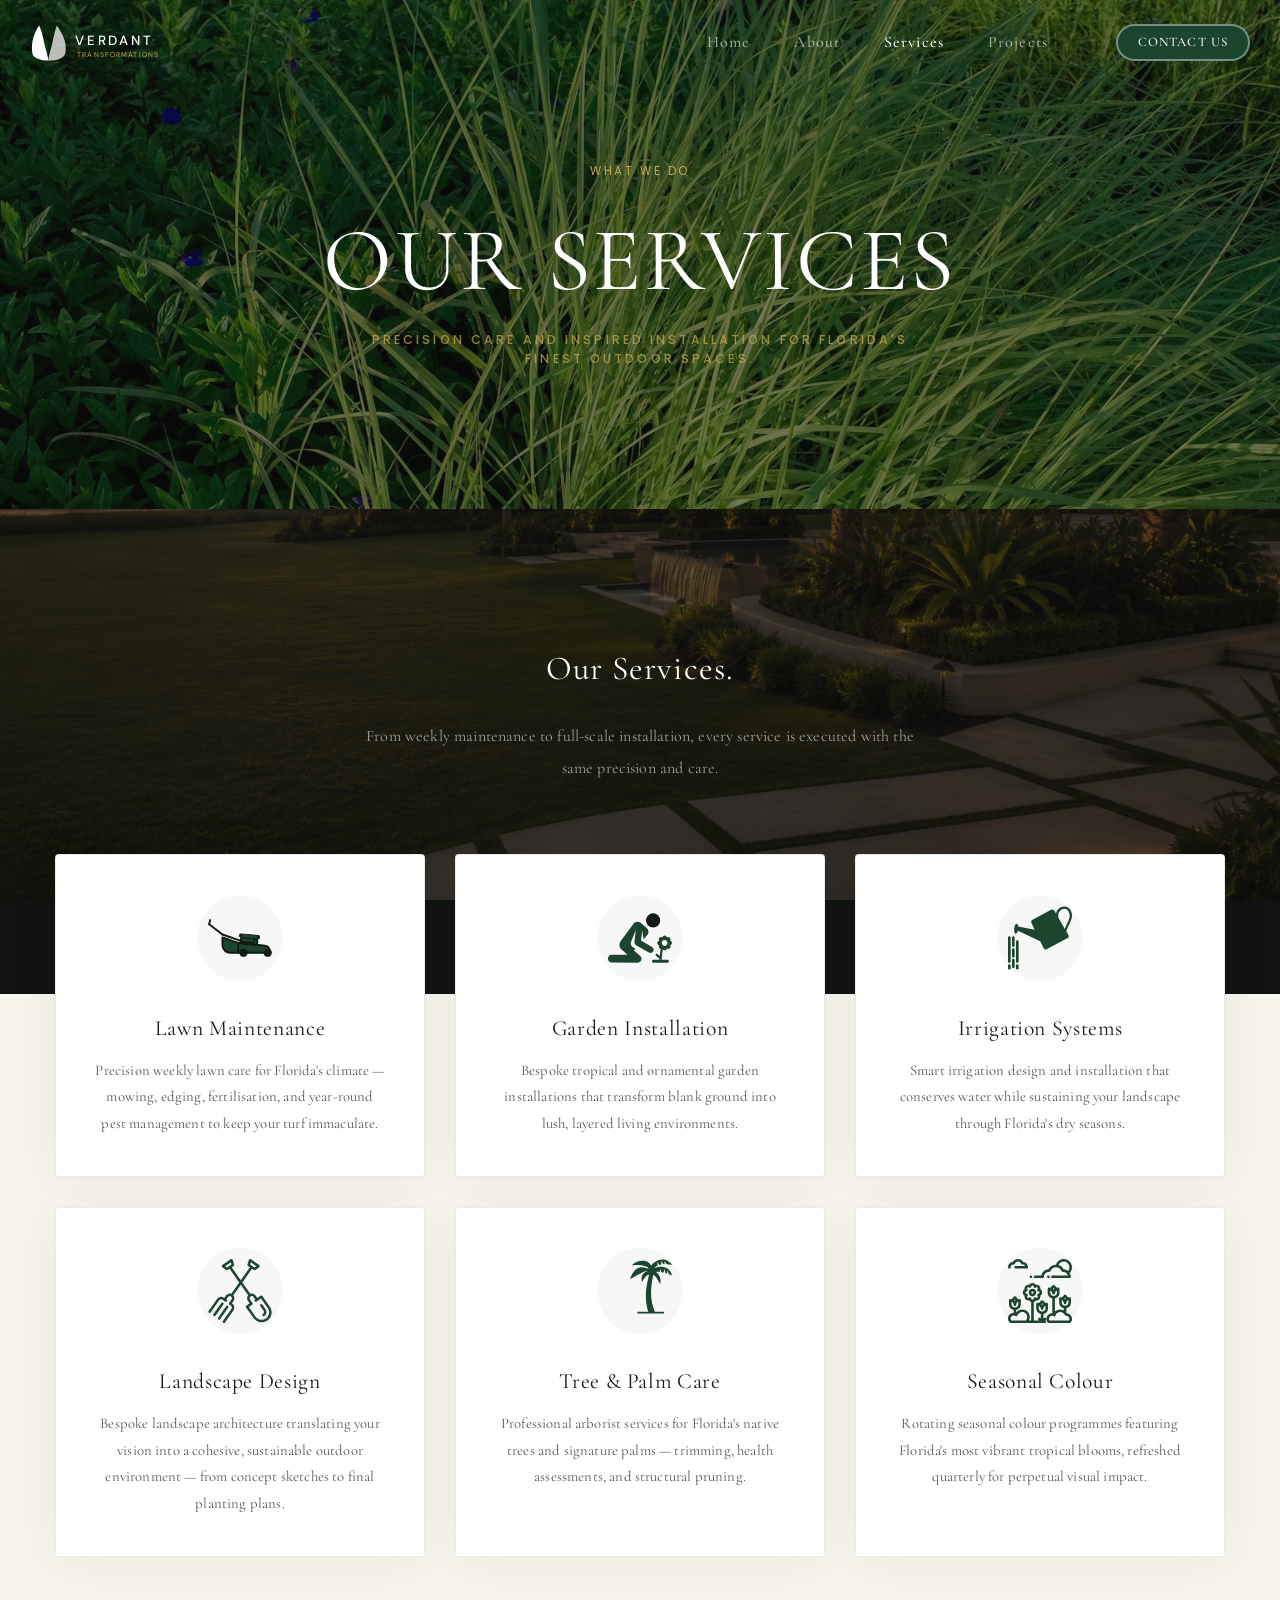
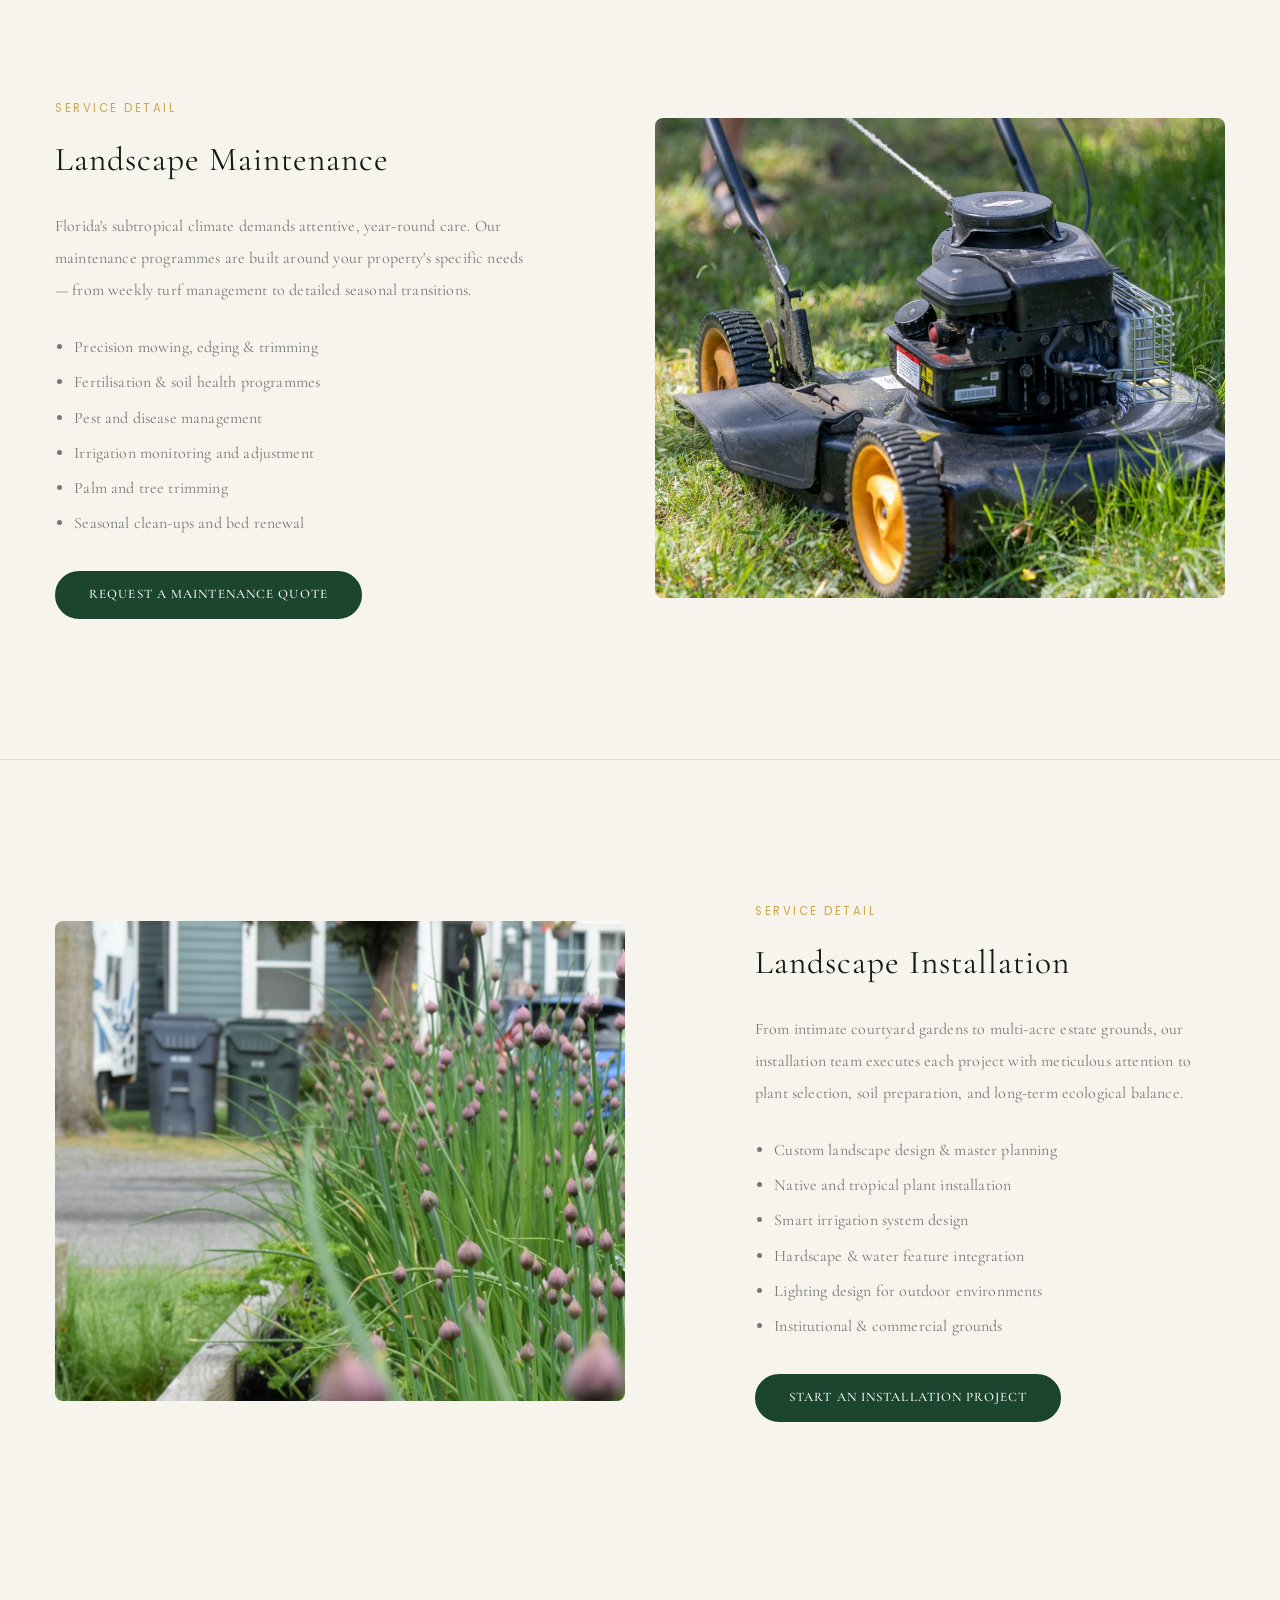
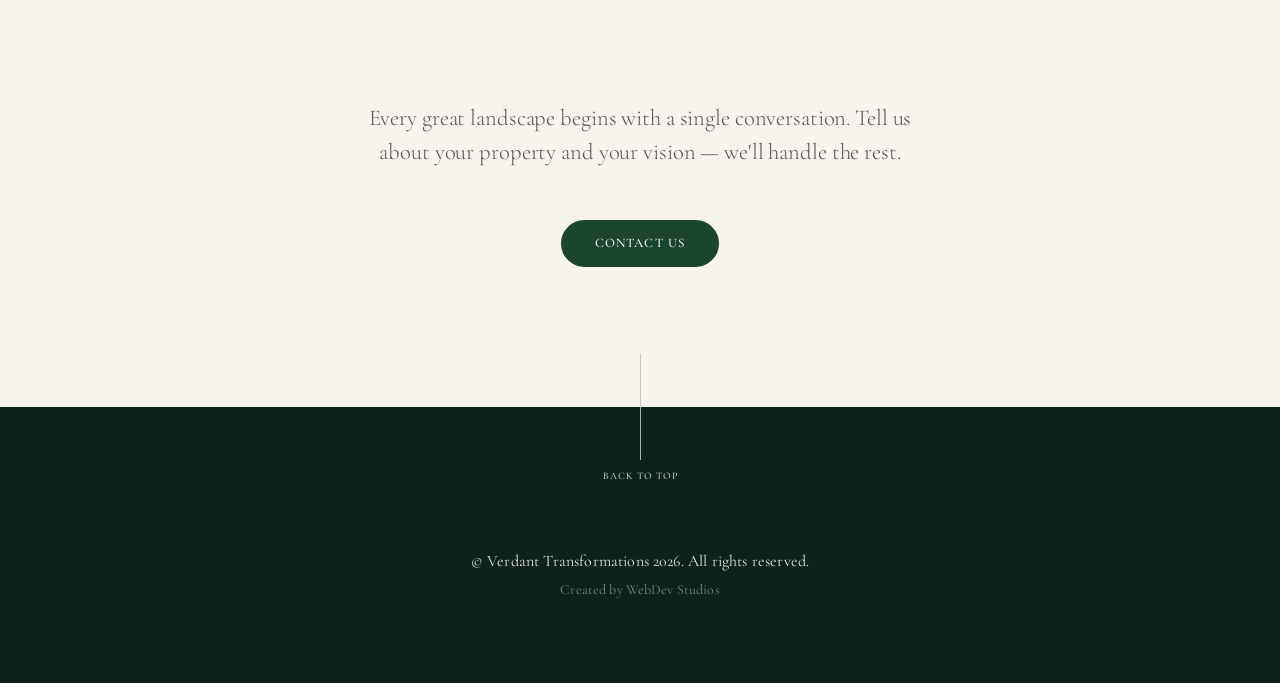
<file: services/index.html>
<!DOCTYPE html><html lang="en" class="no-mobile no-touch "><head><meta charSet="utf-8"/><meta name="viewport" content="width=device-width, initial-scale=1"/><link rel="stylesheet" href="/_next/static/css/07a098635536dd3e.css" data-precedence="next"/><link rel="stylesheet" href="/_next/static/css/77b6a9cfa2ea678b.css" data-precedence="next"/><link rel="stylesheet" href="/_next/static/css/ad58539e7815423b.css" data-precedence="next"/><link rel="stylesheet" href="/_next/static/css/3bdde8b6efeba59f.css" data-precedence="next"/><link rel="stylesheet" href="/_next/static/css/16fe341aed277591.css" data-precedence="next"/><link rel="stylesheet" href="/_next/static/css/4636ae13b5034a36.css" data-precedence="next"/><link rel="stylesheet" href="/_next/static/css/62fe7f1eac0d0428.css" data-precedence="next"/><link rel="preload" as="script" fetchPriority="low" href="/_next/static/chunks/webpack-d3b750208bd376be.js"/><script src="/_next/static/chunks/fd9d1056-d91e4292767b3b05.js" async=""></script><script src="/_next/static/chunks/23-9bad37bf2a066f38.js" async=""></script><script src="/_next/static/chunks/main-app-eca17e590843fbcb.js" async=""></script><script src="/_next/static/chunks/231-4d4f1053157088b5.js" async=""></script><script src="/_next/static/chunks/app/(verdant)/services/page-3a5e0bf7321df05b.js" async=""></script><script src="/_next/static/chunks/app/layout-06338b7ee7c0ea63.js" async=""></script><script src="/_next/static/chunks/9dadc25a-3d204e36c2b6a21e.js" async=""></script><script src="/_next/static/chunks/173-6a0e0efa110069a5.js" async=""></script><script src="/_next/static/chunks/477-857d2551d8109af6.js" async=""></script><script src="/_next/static/chunks/769-8cf77abb43bec801.js" async=""></script><script src="/_next/static/chunks/380-06753a39aa92ab82.js" async=""></script><script src="/_next/static/chunks/app/page-644df9636797b2da.js" async=""></script><title>Services — Verdant Transformations</title><meta name="description" content="Verdant Transformations offers premium lawn maintenance, garden installation, irrigation, landscape design, tree care, and seasonal colour programmes across Florida."/><meta name="robots" content="index, follow"/><link rel="canonical" href="https://verdant-transformations.com/services/"/><meta property="og:title" content="Services — Verdant Transformations"/><meta property="og:description" content="Verdant Transformations offers premium lawn maintenance, garden installation, irrigation, landscape design, tree care, and seasonal colour programmes across Florida."/><meta property="og:url" content="https://verdant-transformations.com/services/"/><meta name="twitter:card" content="summary"/><meta name="twitter:title" content="Services — Verdant Transformations"/><meta name="twitter:description" content="Verdant Transformations offers premium lawn maintenance, garden installation, irrigation, landscape design, tree care, and seasonal colour programmes across Florida."/><link rel="icon" href="/favicon.ico" type="image/x-icon" sizes="96x96"/><link href="https://fonts.googleapis.com/css2?family=DM+Sans:wght@400;500;700&amp;display=swap" rel="stylesheet"/><link href="https://fonts.googleapis.com/css2?family=Roboto:ital,wght@0,400;0,500;1,400;1,500&amp;display=swap" rel="stylesheet"/><link href="https://fonts.googleapis.com/css2?family=Epilogue:wght@400;500&amp;family=Poppins&amp;display=swap" rel="stylesheet"/><link href="https://fonts.googleapis.com/css2?family=Inter:wght@400;500;600;700&amp;display=swap" rel="stylesheet"/><link href="https://fonts.googleapis.com/css2?family=Plus+Jakarta+Sans:ital,wght@0,400;0,500;0,600;1,400&amp;display=swap" rel="stylesheet"/><link href="https://fonts.googleapis.com/css2?family=Plus+Jakarta+Sans:ital,wght@0,300;0,400;0,500;0,600;1,400&amp;display=swap" rel="stylesheet"/><link href="https://fonts.googleapis.com/css2?family=Cormorant+Garamond:ital,wght@0,300;0,400;0,500;1,300;1,400;1,500&amp;display=swap" rel="stylesheet"/><script type="application/ld+json">{"@context":"https://schema.org","@type":"LandscapingBusiness","name":"Verdant Transformations","description":"Verdant Transformations crafts extraordinary outdoor environments across Florida — maintenance, installation, and landscape design for discerning clients.","url":"https://verdant-transformations.com","telephone":"+1-863-214-0553","email":"verdanttransformations@gmail.com","address":{"@type":"PostalAddress","streetAddress":"7032 Pioneer Rd","addressLocality":"Sebring","addressRegion":"FL","postalCode":"33876","addressCountry":"US"},"areaServed":"Florida"}</script><script src="/_next/static/chunks/polyfills-78c92fac7aa8fdd8.js" noModule=""></script></head><body class="appear-animate body"><div class="theme-elegant theme-verdant"><div class="page" id="top"><nav class="main-nav dark transparent stick-fixed wow-menubar"><div class="main-nav-sub full-wrapper"><div class="nav-logo-wrap local-scroll"><a class="logo font-alt" href="/"><svg xmlns="http://www.w3.org/2000/svg" viewBox="0 0 245 54" height="38" style="width:auto;display:block" aria-label="Verdant Transformations"><path d="M 38,2 C 44,10 54,26 50,42 C 48,48 42,52 26,52 C 26,46 30,36 32,26 C 34,16 36,8 38,2 Z" fill="white" fill-opacity="0.72"></path><path d="M 13,2 C 6,12 0,28 4,44 C 6,48 14,52 26,52 C 26,46 22,36 20,26 C 18,16 16,8 13,2 Z" fill="white"></path><text x="64" y="30" font-size="19" letter-spacing="4" fill="white" font-weight="500" style="font-family:inherit">VERDANT</text><text x="67" y="47" font-size="10" letter-spacing="1.6" fill="#c8a84b" font-weight="400" style="font-family:inherit">TRANSFORMATIONS</text></svg></a></div><div class="mobile-nav" role="button" tabindex="0"><i class="mobile-nav-icon"></i><span class="visually-hidden">Menu</span></div><div class="inner-nav desktop-nav"><ul class="clearlist scroll-nav local-scroll justify-content-end scrollspyLinks"><li><a class="" href="/">Home</a></li><li><a class="" href="/#about">About</a></li><li><a class="active" href="/services/">Services</a></li><li><a class="" href="/projects/">Projects</a></li><li class="ms-3 me-2"></li><li><a class="opacity-1 no-hover" href="/contact/"><span class="btn btn-mod btn-small btn-border-w btn-circle" data-btn-animate="y"><span class="btn-animate-y"><span class="btn-animate-y-1">Contact Us</span><span class="btn-animate-y-2" aria-hidden="true">Contact Us</span></span></span></a></li></ul></div></div></nav><main id="main"><section class="page-section bg-dark-alpha-50 light-content" style="background-image:url(/assets/images/demo-elegant/section-bg-1.jpg)" id="home"><div class="container position-relative pt-20 pt-sm-20 text-center"><p class="mb-20 wow fadeInDownShort" style="font-size:0.72rem;font-family:&#x27;Poppins&#x27;, sans-serif;letter-spacing:0.22em;text-transform:uppercase;color:#c8a84b">What We Do</p><h1 class="hs-title-3 mb-10 wow fadeInUpShort" data-wow-duration="0.6s">Our Services</h1><div class="row wow fadeIn" data-wow-delay="0.2s"><div class="col-md-8 offset-md-2 col-lg-6 offset-lg-3"><p class="section-title-tiny mb-0 opacity-075">Precision care and inspired installation for Florida&#x27;s finest outdoor spaces.</p></div></div></div></section><div class="page-section bg-dark-1 bg-dark-alpha-70 light-content parallax-7 pb-140" style="background-image:url(/assets/images/demo-elegant/section-bg-3.png)"><div class="container position-relative"><div class="row mb-70 mb-sm-50"><div class="col-md-8 offset-md-2 col-lg-6 offset-lg-3 text-center"><h2 class="section-title mb-30 mb-sm-20">Our Services.</h2><div class="text-gray">From weekly maintenance to full-scale installation, every service is executed with the same precision and care.</div></div></div></div></div><div class="container mt-n140 position-relative z-index-1"><div class="row mb-n30"><div class="col-md-6 col-lg-4 d-flex align-items-stretch mb-30"><div class="services-3-item round text-center"><div class="wow fadeInUpShort" data-wow-offset="50"><div class="services-3-icon"><svg xmlns="http://www.w3.org/2000/svg" width="64" height="64" viewBox="0 0 250 250" fill="none" stroke="currentColor" stroke-linecap="round" stroke-linejoin="round" stroke-miterlimit="1.5" aria-hidden="true"><g transform="matrix(0.743366,0,0,0.895803,74.1114,-7.28939)"><path d="M225.087,205.202C225.087,192.063 213.753,181.395 199.793,181.395L58.654,168.895L58.654,211.815L218.061,211.815C221.939,211.815 225.087,208.852 225.087,205.202Z" stroke-width="9.11"></path></g><g transform="matrix(0.895803,0,0,0.895803,56.4003,-7.28939)"><path d="M68.444,168.895L0,145.145L0,178.48C0,196.878 14.937,211.815 33.335,211.815L68.962,211.815L68.444,168.895Z" stroke-width="8.37"></path></g><g transform="matrix(0.895803,0,0,0.895803,56.4003,-18.7613)"><path d="M0,145.145L80.754,173.167" stroke-width="8.37"></path></g><g transform="matrix(0.895803,0,0,0.895803,22.886,-8.45647)"><path d="M-20.367,88.738L37.413,133.642" stroke-width="8.37"></path></g><g transform="matrix(0.935004,0.0881322,-0.0536662,0.569351,38.9598,32.2777)"><path d="M172.64,152.025C172.64,146.621 169.969,142.234 166.678,142.234L111.832,142.234C108.542,142.234 105.871,146.621 105.871,152.025L105.871,171.605C105.871,177.008 108.542,181.395 111.832,181.395L166.678,181.395C169.969,181.395 172.64,177.008 172.64,171.605L172.64,152.025Z" stroke-width="9.65"></path></g><path d="M181.188,127.385L187.172,127.949C190.248,128.239 192.51,130.972 192.22,134.048L191.169,145.196C190.879,148.273 188.146,150.535 185.07,150.245L133.789,145.411C130.712,145.121 128.45,142.388 128.74,139.312L128.772,138.975L174.07,143.245C177.146,143.535 179.879,141.273 180.169,138.196L181.188,127.385Z" stroke-width="6"></path><g transform="matrix(1.06858,0.100723,-0.0321997,0.34161,18.5669,49.5392)"><path d="M172.64,152.025C172.64,146.621 171.237,142.234 169.51,142.234L109,142.234C107.273,142.234 105.871,146.621 105.871,152.025L105.871,171.605C105.871,177.008 107.273,181.395 109,181.395L169.51,181.395C171.237,181.395 172.64,177.008 172.64,171.605L172.64,152.025Z" stroke-width="9.41"></path></g><g transform="matrix(0.919691,0,0,0.895803,101.658,2.10716)"><ellipse cx="142.92" cy="201.325" rx="13.636" ry="13.986" stroke-width="8.26"></ellipse></g><g transform="matrix(0.919691,0,0,0.895803,7.25644,2.10716)"><ellipse cx="142.92" cy="201.325" rx="13.636" ry="13.986" stroke-width="8.26"></ellipse></g><g transform="matrix(0.982542,0,0,0.982542,0.219582,-29.7197)"><path d="M4.5,102.545L8.402,86.241" stroke-width="7.63"></path></g></svg></div><h3 class="services-3-title">Lawn Maintenance</h3><div class="services-3-text">Precision weekly lawn care for Florida&#x27;s climate — mowing, edging, fertilisation, and year-round pest management to keep your turf immaculate.</div></div></div></div><div class="col-md-6 col-lg-4 d-flex align-items-stretch mb-30"><div class="services-3-item round text-center"><div class="wow fadeInUpShort" data-wow-offset="50"><div class="services-3-icon"><svg xmlns="http://www.w3.org/2000/svg" width="64" height="64" viewBox="0 0 512 512" fill="currentColor" aria-hidden="true"><path d="M512,295.913c0-9.237-6.972-16.842-15.94-17.849c5.629-7.053,5.18-17.361-1.35-23.892 c-6.531-6.531-16.839-6.979-23.892-1.35c-1.007-8.968-8.612-15.94-17.849-15.94c-9.237,0-16.842,6.972-17.849,15.94 c-7.053-5.629-17.361-5.182-23.892,1.35c-6.531,6.531-6.979,16.839-1.35,23.892c-8.967,1.007-15.94,8.612-15.94,17.849 c0,9.237,6.972,16.842,15.94,17.849c-5.629,7.053-5.182,17.361,1.35,23.892c3.152,3.152,7.185,4.873,11.305,5.192 c-2.635,12.025-5.978,30.95-8.53,57.754l-19.653-16.378c-3.674-3.06-9.133-2.565-12.198,1.109 c-3.062,3.675-2.565,9.134,1.108,12.197l29.032,24.194c-0.185,2.744-0.361,5.558-0.525,8.432h-48.394 c-6.377,0-11.547,5.169-11.547,11.547c0,6.378,5.17,11.547,11.547,11.547h112.696c6.377,0,11.547-5.169,11.547-11.547 c0-6.378-5.17-11.547-11.547-11.547h-46.95c2.346-39.703,6.725-66.399,9.979-81.785c3.294,4.009,8.278,6.575,13.871,6.575 c9.237,0,16.842-6.972,17.849-15.94c7.053,5.629,17.361,5.18,23.892-1.35c6.531-6.531,6.979-16.839,1.35-23.892 C505.028,312.755,512,305.15,512,295.913z M452.969,319.012c-12.757,0-23.099-10.342-23.099-23.099 c0-12.757,10.342-23.099,23.099-23.099c12.757,0,23.099,10.342,23.099,23.099C476.067,308.67,465.726,319.012,452.969,319.012z"></path><circle cx="360.847" cy="115.651" r="56.901" fill="currentColor"></circle><path d="M352.342,327.379l-87.811-50.442l8.961-80.116l10.875,69.605l30.427-34.845c13.879-16.062,12.108-40.334-3.954-54.212 l-49.488-42.76c-16.943-14.64-42.811-11.747-56.093,6.311L101.945,280.873c-15.498,20.994-12.632,50.337,6.686,67.878 c14.654,13.305,30.665,27.733,46.709,42.065l-124.193-0.858c-0.073,0-0.146-0.001-0.218-0.001 c-16.983,0-30.811,13.709-30.929,30.72c-0.118,17.085,13.636,31.029,30.72,31.147l206.101,1.422c0.072,0,0.144,0.001,0.216,0.001 c28.33-0.001,41.74-35.124,20.606-54.003l-49.505-44.223l11.578-13.4c-10.845-6.23-8.442-4.85-19.128-10.988 c-16.113-9.256-22.58-28.847-15.861-45.614l37.529-93.929l-10.839,96.915c-1.141,10.201,3.878,20.106,12.778,25.218 l102.468,58.861c12.348,7.094,28.103,2.828,35.191-9.512C368.945,350.226,364.687,334.47,352.342,327.379z"></path></svg></div><h3 class="services-3-title">Garden Installation</h3><div class="services-3-text">Bespoke tropical and ornamental garden installations that transform blank ground into lush, layered living environments.</div></div></div></div><div class="col-md-6 col-lg-4 d-flex align-items-stretch mb-30"><div class="services-3-item round text-center"><div class="wow fadeInUpShort" data-wow-offset="50"><div class="services-3-icon"><svg xmlns="http://www.w3.org/2000/svg" width="64" height="64" viewBox="0 0 460.688 460.688" aria-hidden="true"><path d="M451.033,32.646c-15.09-28.506-44.849-36.768-74.349-21.143c-19.105,10.117-27.674,26.67-30.532,43.739l-10.48-18.484c-4.322-8.166-15.013-14.535-22.061-10.806l-140.406,74.32c-7.048,3.729-7.793,16.151-3.471,24.317l22.49,46.302l-118.642-22.51c-1.052-11.513-4.619-19.354-10.155-20.024c-7.956-0.966-16.208,14.296-18.57,33.794c-2.371,19.479,2.219,36.194,10.174,37.15c6.087,0.741,12.389-7.89,16.086-20.705l161.021,74.6l24.93,51.8c4.321,8.166,12.871,10.5,19.919,6.77l153.172-81.08c7.048-3.729,9.926-12.106,5.613-20.272l-15.177-26.192c4.169-21.085,13.005-38.03,21.277-55.243C456.58,98.331,470.694,69.777,451.033,32.646zM409.513,165.134L363.077,84.6c-3.156-17.27-3.634-45.068,21.42-58.331c21.64-11.456,41.052-6.005,51.953,14.573c15.711,29.682,4.695,52.622-9.247,81.664C421.007,135.396,414.438,149.375,409.513,165.134z M66.936,409.169c5.288,0,9.562-4.284,9.562-9.562V256.169c0-5.278-4.274-9.562-9.562-9.562s-9.562,4.283-9.562,9.562v143.438C57.374,404.885,61.648,409.169,66.936,409.169z M9.562,409.169c5.288,0,9.562-4.284,9.562-9.562V227.481c0-5.278-4.274-9.562-9.562-9.562S0,222.204,0,227.481v172.125C-0.001,404.885,4.273,409.169,9.562,409.169z M38.249,294.419c5.288,0,9.562-4.284,9.562-9.562v-57.375c0-5.278-4.274-9.562-9.562-9.562s-9.562,4.284-9.562,9.562v57.375C28.686,290.135,32.961,294.419,38.249,294.419z M38.249,370.919c5.288,0,9.562-4.284,9.562-9.562v-47.812c0-5.277-4.274-9.562-9.562-9.562s-9.562,4.285-9.562,9.562v47.812C28.686,366.635,32.961,370.919,38.249,370.919z M38.249,447.419c5.288,0,9.562-4.284,9.562-9.562v-47.812c0-5.278-4.274-9.562-9.562-9.562s-9.562,4.283-9.562,9.562v47.812C28.686,443.135,32.961,447.419,38.249,447.419z M57.374,447.419c0,5.279,4.274,9.562,9.562,9.562s9.562-4.284,9.562-9.562v-19.125c0-5.278-4.274-9.562-9.562-9.562s-9.562,4.284-9.562,9.562V447.419z M9.562,456.982c5.288,0,9.562-4.284,9.562-9.562v-19.125c0-5.278-4.274-9.562-9.562-9.562S0,423.016,0,428.294v19.125C-0.001,452.699,4.273,456.982,9.562,456.982z"></path></svg></div><h3 class="services-3-title">Irrigation Systems</h3><div class="services-3-text">Smart irrigation design and installation that conserves water while sustaining your landscape through Florida&#x27;s dry seasons.</div></div></div></div><div class="col-md-6 col-lg-4 d-flex align-items-stretch mb-30"><div class="services-3-item round text-center"><div class="wow fadeInUpShort" data-wow-offset="50"><div class="services-3-icon"><svg xmlns="http://www.w3.org/2000/svg" width="64" height="64" viewBox="0 0 406.891 406.891" aria-hidden="true"><path d="M97.909,288.688l-50.653,72.339c-1.556,2.222-4.038,3.412-6.56,3.412c-1.585,0-3.186-0.469-4.582-1.447c-3.619-2.534-4.499-7.522-1.964-11.142l50.653-72.339c2.534-3.619,7.524-4.498,11.142-1.964C99.564,280.081,100.444,285.069,97.909,288.688z M126.258,298.771c-3.62-2.534-8.607-1.654-11.142,1.964l-50.654,72.34c-2.535,3.62-1.655,8.608,1.964,11.142c1.396,0.978,2.997,1.447,4.582,1.447c2.521,0,5.004-1.189,6.56-3.412l50.654-72.34C130.757,306.293,129.877,301.305,126.258,298.771z M345.294,289.831c-2.533-3.62-7.523-4.499-11.142-1.964c-3.619,2.534-4.499,7.523-1.964,11.142l20.416,29.156c2.395,3.419,3.31,7.591,2.576,11.746c-0.732,4.156-3.02,7.763-6.44,10.158c-3.619,2.534-4.499,7.522-1.965,11.142c1.557,2.223,4.038,3.412,6.561,3.412c1.584,0,3.186-0.47,4.582-1.447c6.921-4.846,11.545-12.122,13.02-20.486c1.476-8.364-0.381-16.782-5.228-23.703L345.294,289.831z M403.515,350.279c-2.94,16.678-12.149,31.183-25.928,40.844c-0.013,0.009-0.024,0.017-0.036,0.025c-28.593,20.018-68.137,13.045-88.156-15.544l-47.574-67.944c-1.218-1.738-1.694-3.889-1.326-5.978c0.369-2.089,1.553-3.947,3.29-5.164l21.078-14.758l-10.666-15.232c-4.516-6.449-6.247-14.294-4.873-22.088c0.896-5.081,3.038-9.731,6.209-13.604l-47.136-67.316l-47.137,67.318c8.176,9.994,9.102,24.604,1.341,35.69l-10.666,15.231l2.028,1.419c14.116,9.888,17.559,29.414,7.676,43.529l-53.757,76.771c-1.556,2.223-4.038,3.412-6.56,3.412c-1.585,0-3.185-0.469-4.582-1.447c-3.619-2.534-4.499-7.522-1.965-11.142l53.757-76.771c4.823-6.89,3.143-16.42-3.747-21.246l-8.581-6.007c-1.738-1.217-2.922-3.074-3.29-5.164c-0.369-2.09,0.107-4.24,1.325-5.979l15.255-21.786c4.285-6.122,2.798-14.587-3.314-18.882c-0.007-0.004-0.013-0.009-0.02-0.013c-0.005-0.004-0.011-0.008-0.017-0.012c-2.944-2.055-6.539-2.839-10.116-2.208c-3.587,0.632-6.698,2.604-8.761,5.55l-10.668,15.233l1.295,0.906c3.619,2.534,4.498,7.523,1.964,11.142c-2.532,3.62-7.522,4.499-11.142,1.964l-7.832-5.484c-0.005-0.003-0.01-0.007-0.016-0.011l-8.927-6.25c-3.315-2.322-7.362-3.209-11.393-2.499c-4.03,0.71-7.528,2.928-9.85,6.244l-53.755,76.771c-2.535,3.62-7.521,4.499-11.143,1.965c-3.619-2.534-4.499-7.522-1.965-11.142l53.755-76.771c4.772-6.817,11.939-11.372,20.179-12.824c8.244-1.453,16.532,0.376,23.349,5.149l2.374,1.662l10.667-15.233c4.513-6.447,11.292-10.755,19.089-12.13c5.083-0.897,10.183-0.473,14.906,1.18l50.476-72.087l-61.25-87.473l-12.325,8.63c-2.838,1.986-6.631,1.922-9.398-0.161l-24.843-18.69c-2.047-1.54-3.233-3.968-3.189-6.529s1.312-4.947,3.41-6.417l53.536-37.485c2.098-1.47,4.772-1.846,7.196-1.01c2.422,0.835,4.298,2.779,5.045,5.23l9.065,29.737c1.01,3.313-0.227,6.9-3.063,8.886l-12.327,8.631l57.909,82.702l57.909-82.703l-12.325-8.63c-2.837-1.987-4.073-5.573-3.063-8.887l9.067-29.737c0.747-2.45,2.623-4.395,5.045-5.229c2.422-0.836,5.098-0.46,7.196,1.01l53.536,37.485c2.099,1.469,3.366,3.855,3.41,6.417c0.044,2.562-1.143,4.989-3.189,6.529l-24.845,18.69c-2.768,2.083-6.561,2.146-9.398,0.16l-12.327-8.632l-61.249,87.474l50.478,72.089c12.189-4.266,26.234-0.136,33.995,10.949l-0.001-0.001l10.668,15.233l21.076-14.757c3.618-2.535,8.607-1.655,11.143,1.965l47.574,67.944C402.758,316.793,406.458,333.586,403.515,350.279z M267.915,34.516l28.244,19.776l11.397-8.574l-35.481-24.844L267.915,34.516z M148.88,34.516l-4.158-13.641l-35.481,24.844l11.396,8.574l14.064-9.848c0.02-0.014,0.038-0.027,0.057-0.04c0.02-0.013,0.038-0.026,0.058-0.04L148.88,34.516z M379.99,312.17l-42.986-61.391l-21.076,14.757c-0.008,0.005-0.015,0.01-0.021,0.015l-7.826,5.48c-3.618,2.534-8.607,1.655-11.142-1.964c-2.535-3.619-1.655-8.608,1.964-11.142l1.295-0.906l-10.667-15.232l-0.001,0c-4.289-6.128-12.767-7.622-18.896-3.331c-2.948,2.064-4.92,5.176-5.553,8.762c-0.632,3.585,0.157,7.184,2.223,10.133l15.255,21.786c2.534,3.619,1.654,8.607-1.965,11.142l-21.078,14.758l42.987,61.391c14.952,21.356,44.488,26.57,65.852,11.628c0.007-0.005,0.015-0.011,0.021-0.016c10.298-7.21,17.182-18.056,19.383-30.54S387.201,322.469,379.99,312.17z"></path></svg></div><h3 class="services-3-title">Landscape Design</h3><div class="services-3-text">Bespoke landscape architecture translating your vision into a cohesive, sustainable outdoor environment — from concept sketches to final planting plans.</div></div></div></div><div class="col-md-6 col-lg-4 d-flex align-items-stretch mb-30"><div class="services-3-item round text-center"><div class="wow fadeInUpShort" data-wow-offset="50"><div class="services-3-icon"><svg xmlns="http://www.w3.org/2000/svg" width="150" height="300" viewBox="0 0 150 300" aria-hidden="true"><path d="M142.4,42.9c2-4.3,6.6-8.3,14.6-11.5V14.6l8.7,13.8c2.9-0.9,6.3-1.6,9.3-2.2V9l9.8,15.8  c1.7-0.2,3.2-0.3,5.2-0.4V9l9.4,15.2c8.6,0.2,17.3,1.4,25.3,3.9C220.9,16,200.4,5,196.9,4.3c-35.7-10.9-68.8,20-69.4,28.3  C115.5-1,60.6,1,34.9,30.7c20.1-5.2,76.4-2.8,80.4,15.5c-12.6-2.8-60.7-31.6-87,48.5c52.3-30.9,76.1-42.3,81.9-38.2  c-39.1,13.8-25.6,52.1-25.6,52.1s13.7-32.1,30.1-35l2.8,0.2c-15.6,60.8-22.5,112-3.8,174H63v8h124v-8h-42.5  c-24.1-57-20.3-111-7.6-173.1l2.6,0.2c8.9,4.9,26.5,33.6,29.8,42.9c6.3-22.6-0.5-42.7-19.1-57.1c2.8-1.6,8.9-1.5,16.5-0.3l2.5-14  l7.3,15.8l-0.2,0c2.9,0.6,5.8,1.3,8.8,2.1l4.5-18l4.8,20.6c2.3,0.7,4.5,1.3,6.6,2l4.2-16.7l4.6,19.7c6.9,2.4,12.3,4.7,14.8,6.1  C223.3,61.5,201.4,21,142.4,42.9z"></path></svg></div><h3 class="services-3-title">Tree &amp; Palm Care</h3><div class="services-3-text">Professional arborist services for Florida&#x27;s native trees and signature palms — trimming, health assessments, and structural pruning.</div></div></div></div><div class="col-md-6 col-lg-4 d-flex align-items-stretch mb-30"><div class="services-3-item round text-center"><div class="wow fadeInUpShort" data-wow-offset="50"><div class="services-3-icon"><svg xmlns="http://www.w3.org/2000/svg" width="64" height="64" viewBox="0 0 511.999 511.999" aria-hidden="true"><path d="M470.956,433.845c-1.192-2.06-2.501-4.029-3.907-5.915v-33.666c21.175-4.52,37.043-22.455,37.043-43.844v-34.177c0-5.771-4.678-10.449-10.449-10.449c-4.341,0-8.545,0.59-12.549,1.666c-7.463-12.108-17.602-20.058-18.089-20.435c-3.769-2.924-9.039-2.923-12.808,0c-0.487,0.377-10.627,8.327-18.089,20.434c-4.003-1.075-8.207-1.664-12.547-1.664c-2.773,0-5.432,1.102-7.392,3.064c-1.96,1.961-3.059,4.622-3.057,7.395l0.031,34.166c0,21.386,15.853,39.32,37.008,43.842v15.923c-8.519-4.415-18.115-6.856-28.104-6.856c-16.4,0-31.604,6.497-42.763,17.422V316.655c21.175-4.519,37.043-22.455,37.043-43.844v-34.177c0-5.771-4.678-10.449-10.449-10.449c-4.341,0-8.545,0.59-12.548,1.666c-7.463-12.108-17.603-20.058-18.09-20.435c-3.769-2.924-9.039-2.923-12.808,0c-0.487,0.377-10.627,8.326-18.088,20.434c-4.003-1.075-8.208-1.666-12.547-1.666c-2.773,0-5.432,1.102-7.392,3.064c-1.96,1.961-3.059,4.622-3.057,7.395l0.031,34.167c0,21.386,15.852,39.319,37.008,43.842v117.026c-0.51-0.018-1.018-0.049-1.529-0.049c-25.063,0-45.453,20.39-45.453,45.453c0,10.654,3.767,21.015,10.606,29.177c1.985,2.37,4.918,3.738,8.009,3.738h167.365c3.091,0,6.024-1.369,8.009-3.738c6.839-8.162,10.606-18.523,10.606-29.177C511.999,455.51,493.958,436.068,470.956,433.845z M456.599,309.647c1.928,2.1,4.027,4.664,5.919,7.546c-2.146,1.82-4.133,3.813-5.915,5.975c-1.784-2.163-3.772-4.157-5.919-5.977C452.574,314.308,454.673,311.745,456.599,309.647z M430.04,350.411l-0.02-21.666c9.385,3.853,16.028,12.712,16.127,23.001c0.055,5.731,4.717,10.349,10.449,10.349h0.015c5.731,0,10.393-4.616,10.449-10.348c0.099-10.293,6.746-19.156,16.134-23.007v21.68c0,13.039-12.178,24.056-26.594,24.056C442.202,374.477,430.04,363.46,430.04,350.411z M364.834,232.039c1.928,2.1,4.027,4.664,5.918,7.547c-2.145,1.819-4.133,3.813-5.915,5.974c-1.784-2.163-3.772-4.157-5.919-5.977C360.81,236.701,362.908,234.138,364.834,232.039z M338.276,272.804l-0.02-21.666c9.385,3.852,16.028,12.712,16.127,23.001c0.055,5.731,4.717,10.349,10.449,10.349h0.014c5.731,0,10.393-4.616,10.449-10.348c0.1-10.292,6.746-19.156,16.135-23.007v21.681c0,13.039-12.178,24.056-26.594,24.056C350.438,296.869,338.276,285.853,338.276,272.804z M487.957,491.102H331.446c-2.046-3.648-3.144-7.79-3.144-12.016c0-13.54,11.015-24.555,24.555-24.555c4.191,0,8.331,1.078,11.972,3.119c2.721,1.523,5.982,1.752,8.888,0.625c2.908-1.13,5.159-3.498,6.139-6.459c5.46-16.501,20.807-27.587,38.19-27.587c15.975,0,30.444,9.465,36.86,24.112c1.753,4.003,5.811,6.507,10.177,6.238c0.484-0.028,0.971-0.048,1.462-0.048c13.54,0,24.555,11.015,24.555,24.555C491.102,483.312,490.003,487.454,487.957,491.102z M511.985,65.829C511.985,29.531,482.454,0,446.156,0c-28.997,0-54.006,18.677-62.631,45.553c-25.115,0.292-48.128,14.749-59.551,36.838c-28.25,0.784-51.604,21.625-56.436,48.83h-50.916c-5.771,0-10.449,4.678-10.449,10.449c0,5.771,4.678,10.449,10.449,10.449h60.447c5.771,0,10.449-4.678,10.449-10.449c0-21.176,17.092-38.404,38.103-38.404c1.258,0,2.588,0.07,3.954,0.208c4.7,0.472,9.135-2.265,10.815-6.682c6.906-18.156,24.551-30.354,43.908-30.354c19.358,0,37.003,12.198,43.908,30.354c1.68,4.417,6.12,7.151,10.815,6.682c1.365-0.138,2.694-0.208,3.951-0.208c17.419,0,32.147,11.841,36.674,27.955h-124.27c-5.771,0-10.449,4.678-10.449,10.449c0,5.771,4.678,10.449,10.449,10.449h136.151c5.771,0,10.449-4.678,10.449-10.449c0-11.067-3.032-21.433-8.305-30.308C505.399,99.187,511.985,83.074,511.985,65.829z M479.903,95.473c-9.719-7.864-21.949-12.712-35.282-13.082c-8.364-16.177-22.949-28.26-40.021-33.686c6.773-16.564,22.964-27.807,41.556-27.807c24.775,0,44.931,20.156,44.931,44.931C491.087,76.932,487.081,87.348,479.903,95.473z M121.668,24.085C113.236,9.43,97.384,0,80.201,0C63.018,0,47.166,9.43,38.735,24.085C17.095,25.781,0.004,44.014,0.004,66.182c0,5.771,4.678,10.449,10.449,10.449c5.771,0,10.449-4.678,10.449-10.449c0-11.76,9.48-21.328,21.133-21.328c0.694,0,1.437,0.04,2.208,0.117c4.699,0.479,9.132-2.265,10.813-6.682c3.956-10.402,14.061-17.39,25.145-17.39c11.084,0,21.191,6.988,25.147,17.391c1.679,4.415,6.109,7.156,10.813,6.682c0.77-0.077,1.512-0.117,2.206-0.117c7.895,0,14.793,4.391,18.421,10.879H61.388c-5.771,0-10.449,4.678-10.449,10.449s4.678,10.449,10.449,10.449h88.562c5.771,0,10.449-4.678,10.449-10.449C160.4,44.014,143.309,25.782,121.668,24.085z M323.506,131.221h-0.163c-5.771,0-10.449,4.678-10.449,10.449s4.678,10.449,10.449,10.449h0.163c5.771,0,10.449-4.678,10.449-10.449C333.955,135.899,329.277,131.221,323.506,131.221z M183.349,131.221h-0.163c-5.771,0-10.449,4.678-10.449,10.449c0,5.771,4.678,10.449,10.449,10.449h0.163c5.771,0,10.449-4.678,10.449-10.449C193.798,135.899,189.12,131.221,183.349,131.221z M195.692,238.518c-16.709,0-30.303,13.593-30.303,30.302c0,16.709,13.594,30.302,30.303,30.302c16.708,0,30.301-13.594,30.301-30.302C225.993,252.111,212.4,238.518,195.692,238.518z M195.692,278.224c-5.187,0-9.405-4.219-9.405-9.404c0-5.185,4.219-9.404,9.405-9.404c5.185,0,9.403,4.219,9.403,9.404C205.095,274.005,200.877,278.224,195.692,278.224z M310.113,350.717c-4.341,0-8.545,0.59-12.549,1.666c-7.463-12.108-17.602-20.058-18.089-20.435c-3.769-2.924-9.039-2.923-12.808,0c-0.487,0.377-10.628,8.327-18.089,20.434c-4.003-1.075-8.207-1.666-12.547-1.666c-2.773,0-5.432,1.102-7.392,3.064c-1.96,1.961-3.059,4.622-3.057,7.395l0.031,34.166c0,21.386,15.852,39.32,37.008,43.842v37.141l-4.081-4.081c-4.08-4.08-10.697-4.08-14.778,0c-4.08,4.08-4.08,10.697,0,14.778l4.081,4.081h-41.703V344.173c6.532-2.383,11.991-6.936,15.498-12.838c9.966,2.534,20.901-0.138,28.729-7.966c7.824-7.827,10.496-18.76,7.962-28.725c8.842-5.252,14.684-14.874,14.684-25.948c0-11.073-5.842-20.695-14.684-25.948c2.534-9.965-0.138-20.899-7.964-28.728c-7.827-7.826-18.76-10.499-28.727-7.963c-5.253-8.841-14.874-14.683-25.947-14.683c-11.073,0-20.695,5.843-25.948,14.684c-9.968-2.535-20.899,0.137-28.728,7.963c-7.826,7.828-10.499,18.761-7.963,28.727c-8.841,5.253-14.683,14.874-14.683,25.948c0,11.075,5.841,20.696,14.683,25.948c-2.535,9.967,0.138,20.9,7.964,28.727c7.826,7.826,18.759,10.499,28.727,7.963c3.507,5.902,8.966,10.455,15.499,12.839v146.929h-16.49c3.995-8.24,6.154-17.349,6.154-26.645c0-33.705-27.421-61.127-61.127-61.127c-18.986,0-36.575,8.876-47.974,23.266v-18.542c21.175-4.52,37.043-22.455,37.043-43.844v-34.177c0-5.771-4.678-10.449-10.449-10.449c-4.341,0-8.545,0.59-12.549,1.666c-7.463-12.108-17.602-20.058-18.089-20.435c-3.769-2.924-9.039-2.923-12.808,0c-0.487,0.377-10.627,8.327-18.089,20.434c-4.003-1.075-8.207-1.665-12.547-1.665c-2.773,0-5.432,1.102-7.392,3.064c-1.96,1.961-3.059,4.622-3.057,7.395l0.031,34.166c0,21.386,15.853,39.319,37.008,43.842v22.471C20.049,431.095,0,451.478,0,476.47c0,12.251,4.765,23.778,13.414,32.457c1.96,1.966,4.624,3.072,7.401,3.072h274.171c5.771,0,10.449-4.678,10.449-10.449c0-4.766-3.194-8.779-7.557-10.034l4.496-4.495c4.083-4.08,4.083-10.697,0.003-14.777c-4.08-4.081-10.697-4.079-14.777,0l-4.082,4.082v-37.14c21.175-4.52,37.043-22.455,37.043-43.844v-34.177C320.562,355.395,315.884,350.717,310.113,350.717z M55.358,323.438c1.928,2.1,4.027,4.664,5.919,7.546c-2.146,1.82-4.133,3.813-5.915,5.975c-1.784-2.163-3.772-4.157-5.919-5.977C51.333,328.099,53.432,325.536,55.358,323.438z M28.799,364.201l-0.02-21.666c9.385,3.853,16.028,12.712,16.127,23.001c0.055,5.731,4.717,10.349,10.449,10.349h0.015c5.731,0,10.393-4.616,10.449-10.348c0.099-10.293,6.746-19.156,16.134-23.007v21.68c0,13.039-12.178,24.056-26.594,24.056C40.962,388.266,28.799,377.251,28.799,364.201z M143.914,491.102H25.607c-3.056-4.236-4.704-9.308-4.704-14.63c0-13.827,11.249-25.078,25.078-25.078c5.104,0,10.017,1.528,14.209,4.417c2.667,1.838,6.033,2.337,9.119,1.349c3.085-0.987,5.536-3.35,6.638-6.395c5.744-15.873,20.95-26.537,37.836-26.537c22.182,0,40.229,18.046,40.229,40.229C154.01,474.428,150.452,483.751,143.914,491.102z M195.692,325.119c-5.065,0-9.144-3.987-9.286-9.078c-0.115-4.117-2.638-7.783-6.444-9.361c-1.293-0.536-2.651-0.797-3.999-0.797c-2.62,0-5.2,0.986-7.177,2.854c-3.704,3.5-9.411,3.437-12.991-0.144c-3.581-3.581-3.645-9.288-0.145-12.992c2.83-2.995,3.635-7.372,2.057-11.177c-1.578-3.806-5.244-6.329-9.362-6.444c-5.09-0.141-9.077-4.22-9.077-9.285c0-5.065,3.987-9.144,9.078-9.286c4.118-0.115,7.784-2.638,9.361-6.444c1.577-3.805,0.771-8.184-2.058-11.177c-3.499-3.703-3.436-9.409,0.144-12.99c3.581-3.582,9.289-3.644,12.992-0.144c2.994,2.83,7.371,3.634,11.177,2.057c3.806-1.577,6.329-5.243,6.444-9.36c0.142-5.092,4.221-9.079,9.286-9.079c5.065,0,9.143,3.987,9.286,9.079c0.115,4.118,2.638,7.784,6.445,9.361c3.804,1.577,8.183,0.771,11.177-2.058c3.703-3.5,9.409-3.436,12.989,0.143c3.581,3.583,3.646,9.29,0.146,12.992c-2.83,2.995-3.635,7.372-2.058,11.177c1.578,3.806,5.244,6.33,9.361,6.444c5.092,0.142,9.079,4.221,9.079,9.286c0,5.066-3.987,9.144-9.078,9.285c-4.118,0.114-7.784,2.637-9.362,6.444c-1.578,3.806-0.772,8.184,2.057,11.177c3.499,3.704,3.436,9.411-0.144,12.992c-3.581,3.581-9.287,3.644-12.991,0.145c-2.995-2.83-7.371-3.634-11.177-2.058c-3.805,1.578-6.33,5.243-6.444,9.361C204.836,321.132,200.757,325.119,195.692,325.119z M273.07,354.568c1.928,2.1,4.027,4.664,5.918,7.546c-2.145,1.819-4.133,3.813-5.915,5.974c-1.784-2.162-3.772-4.157-5.919-5.977C269.045,359.23,271.144,356.667,273.07,354.568z M299.665,395.341c0,13.039-12.178,24.056-26.594,24.056c-14.398,0-26.56-11.016-26.56-24.065l-0.02-21.666c9.385,3.853,16.028,12.712,16.127,23.001c0.055,5.731,4.717,10.349,10.449,10.349h0.015c5.731,0,10.393-4.616,10.449-10.348c0.099-10.293,6.746-19.156,16.134-23.007V395.341z"></path></svg></div><h3 class="services-3-title">Seasonal Colour</h3><div class="services-3-text">Rotating seasonal colour programmes featuring Florida&#x27;s most vibrant tropical blooms, refreshed quarterly for perpetual visual impact.</div></div></div></div></div></div><section class="page-section"><div class="container position-relative"><div class="row align-items-center"><div class="col-lg-5 mb-md-50"><div class="wow linesAnimIn" data-splitting="lines"><p class="mb-20" style="font-size:0.72rem;font-family:&#x27;Poppins&#x27;, sans-serif;letter-spacing:0.22em;text-transform:uppercase;color:#c8a84b">Service Detail</p><h2 class="section-title mb-30">Landscape Maintenance</h2><div class="text-gray mb-30"><p>Florida&#x27;s subtropical climate demands attentive, year-round care. Our maintenance programmes are built around your property&#x27;s specific needs — from weekly turf management to detailed seasonal transitions.</p><ul style="padding-left:1.2em;line-height:2.2"><li>Precision mowing, edging &amp; trimming</li><li>Fertilisation &amp; soil health programmes</li><li>Pest and disease management</li><li>Irrigation monitoring and adjustment</li><li>Palm and tree trimming</li><li>Seasonal clean-ups and bed renewal</li></ul></div><a class="btn btn-mod btn-large btn-circle btn-hover-anim" href="/contact/"><span>Request a Maintenance Quote</span></a></div></div><div class="col-lg-6 offset-lg-1"><div class="wow fadeIn" style="background:url(/assets/images/demo-elegant/section-image-1.jpg) center/cover;border-radius:8px;min-height:480px" aria-hidden="true"></div></div></div></div></section><hr class="mt-0 mb-0"/><section class="page-section"><div class="container position-relative"><div class="row align-items-center flex-md-row-reverse"><div class="col-lg-5 offset-lg-1 mb-md-50"><div class="wow linesAnimIn" data-splitting="lines"><p class="mb-20" style="font-size:0.72rem;font-family:&#x27;Poppins&#x27;, sans-serif;letter-spacing:0.22em;text-transform:uppercase;color:#c8a84b">Service Detail</p><h2 class="section-title mb-30">Landscape Installation</h2><div class="text-gray mb-30"><p>From intimate courtyard gardens to multi-acre estate grounds, our installation team executes each project with meticulous attention to plant selection, soil preparation, and long-term ecological balance.</p><ul style="padding-left:1.2em;line-height:2.2"><li>Custom landscape design &amp; master planning</li><li>Native and tropical plant installation</li><li>Smart irrigation system design</li><li>Hardscape &amp; water feature integration</li><li>Lighting design for outdoor environments</li><li>Institutional &amp; commercial grounds</li></ul></div><a class="btn btn-mod btn-large btn-circle btn-hover-anim" href="/contact/"><span>Start an Installation Project</span></a></div></div><div class="col-lg-6"><div class="wow fadeIn" style="background:url(/assets/images/demo-elegant/section-image-2.jpg) center/cover;border-radius:8px;min-height:480px" aria-hidden="true"></div></div></div></div></section><section class="page-section"><div class="container position-relative"><div class="row text-center wow fadeInUp"><div class="col-md-10 offset-md-1 col-lg-6 offset-lg-3"><p class="section-descr mb-50 mb-sm-30">Every great landscape begins with a single conversation. Tell us about your property and your vision — we&#x27;ll handle the rest.</p><a class="btn btn-mod btn-large btn-circle btn-hover-anim" href="/contact/"><span>Contact Us</span></a></div></div></div></section></main><footer class="bg-dark-1 light-content footer z-index-1 position-relative"><div class="container position-relative text-center pt-140 pb-80 pb-sm-50"><div class="local-scroll link-to-top-2-wrap"><a href="#top" class="link-to-top-2">Back to top</a></div><div class="footer-text"><div>© Verdant Transformations <!-- -->2026<!-- -->. All rights reserved.</div><div class="footer-made">Created by WebDev Studios</div></div></div></footer></div></div><script src="/_next/static/chunks/webpack-d3b750208bd376be.js" async=""></script><script>(self.__next_f=self.__next_f||[]).push([0]);self.__next_f.push([2,null])</script><script>self.__next_f.push([1,"1:HL[\"/_next/static/css/07a098635536dd3e.css\",\"style\"]\n2:HL[\"/_next/static/css/77b6a9cfa2ea678b.css\",\"style\"]\n3:HL[\"/_next/static/css/ad58539e7815423b.css\",\"style\"]\n4:HL[\"/_next/static/css/3bdde8b6efeba59f.css\",\"style\"]\n5:HL[\"/_next/static/css/16fe341aed277591.css\",\"style\"]\n6:HL[\"/_next/static/css/4636ae13b5034a36.css\",\"style\"]\n7:HL[\"/_next/static/css/62fe7f1eac0d0428.css\",\"style\"]\n"])</script><script>self.__next_f.push([1,"8:I[5751,[],\"\"]\na:I[8428,[\"231\",\"static/chunks/231-4d4f1053157088b5.js\",\"913\",\"static/chunks/app/(verdant)/services/page-3a5e0bf7321df05b.js\"],\"default\"]\nf:I[231,[\"231\",\"static/chunks/231-4d4f1053157088b5.js\",\"913\",\"static/chunks/app/(verdant)/services/page-3a5e0bf7321df05b.js\"],\"\"]\n10:I[9275,[],\"\"]\n11:I[1343,[],\"\"]\n12:I[4007,[\"185\",\"static/chunks/app/layout-06338b7ee7c0ea63.js\"],\"default\"]\n13:I[8173,[\"740\",\"static/chunks/9dadc25a-3d204e36c2b6a21e.js\",\"231\",\"static/chunks/231-4d4f1053157088b5.js\",\"173\",\"static/chunks/173-6a0e0efa110069a5.js\",\"477\",\"static/chunks/477-857d2551d8109af6.js\",\"769\",\"static/chunks/769-8cf77abb43bec801.js\",\"380\",\"static/chunks/380-06753a39aa92ab82.js\",\"931\",\"static/chunks/app/page-644df9636797b2da.js\"],\"Image\"]\n15:I[6130,[],\"\"]\nb:T48f,M512,295.913c0-9.237-6.972-16.842-15.94-17.849c5.629-7.053,5.18-17.361-1.35-23.892 c-6.531-6.531-16.839-6.979-23.892-1.35c-1.007-8.968-8.612-15.94-17.849-15.94c-9.237,0-16.842,6.972-17.849,15.94 c-7.053-5.629-17.361-5.182-23.892,1.35c-6.531,6.531-6.979,16.839-1.35,23.892c-8.967,1.007-15.94,8.612-15.94,17.849 c0,9.237,6.972,16.842,15.94,17.849c-5.629,7.053-5.182,17.361,1.35,23.892c3.152,3.152,7.185,4.873,11.305,5.192 c-2.635,12.025-5.978,30.95-8.53,57.754l-19.653-16.378c-3.674-3.06-9.133-2.565-12.198,1.109 c-3.062,3.675-2.565,9.134,1.108,12.197l29.032,24.194c-0.185,2.744-0.361,5.558-0.525,8.432h-48.394 c-6.377,0-11.547,5.169-11.547,11.547c0,6.378,5.17,11.547,11.547,11.547h112.696c6.377,0,11.547-5.169,11.547-11.547 c0-6.378-5.17-11.547-11.547-11.547h-46.95c2.346-39.703,6.725-66.399,9.979-81.785c3.294,4.009,8.278,6.575,13.871,6.575 c9.237,0,16.842-6.972,17.849-15.94c7.053,5.629,17.361,5.18,23.892-1.35c6.531-6.531,6.979-16.839,1.35-23.892 C505.028,312.755,512,305.15,512,295.913z M452.969,319.012c-12.757,0-23.099-10.342-23.099-23.099 c0-12.757,10.342-23.099,23.099-23.099c12.757,0,23.099,10.342,23.099,23.099C476.067,308.67,465.726,319.012,452.969,319.012zc:T78c,M451.033,32.646c-15.09-28.506-44.849-36.768-74.349-21.143c-19.105,10.117-27.674,26.67-30.532,43.739l-10"])</script><script>self.__next_f.push([1,".48-18.484c-4.322-8.166-15.013-14.535-22.061-10.806l-140.406,74.32c-7.048,3.729-7.793,16.151-3.471,24.317l22.49,46.302l-118.642-22.51c-1.052-11.513-4.619-19.354-10.155-20.024c-7.956-0.966-16.208,14.296-18.57,33.794c-2.371,19.479,2.219,36.194,10.174,37.15c6.087,0.741,12.389-7.89,16.086-20.705l161.021,74.6l24.93,51.8c4.321,8.166,12.871,10.5,19.919,6.77l153.172-81.08c7.048-3.729,9.926-12.106,5.613-20.272l-15.177-26.192c4.169-21.085,13.005-38.03,21.277-55.243C456.58,98.331,470.694,69.777,451.033,32.646zM409.513,165.134L363.077,84.6c-3.156-17.27-3.634-45.068,21.42-58.331c21.64-11.456,41.052-6.005,51.953,14.573c15.711,29.682,4.695,52.622-9.247,81.664C421.007,135.396,414.438,149.375,409.513,165.134z M66.936,409.169c5.288,0,9.562-4.284,9.562-9.562V256.169c0-5.278-4.274-9.562-9.562-9.562s-9.562,4.283-9.562,9.562v143.438C57.374,404.885,61.648,409.169,66.936,409.169z M9.562,409.169c5.288,0,9.562-4.284,9.562-9.562V227.481c0-5.278-4.274-9.562-9.562-9.562S0,222.204,0,227.481v172.125C-0.001,404.885,4.273,409.169,9.562,409.169z M38.249,294.419c5.288,0,9.562-4.284,9.562-9.562v-57.375c0-5.278-4.274-9.562-9.562-9.562s-9.562,4.284-9.562,9.562v57.375C28.686,290.135,32.961,294.419,38.249,294.419z M38.249,370.919c5.288,0,9.562-4.284,9.562-9.562v-47.812c0-5.277-4.274-9.562-9.562-9.562s-9.562,4.285-9.562,9.562v47.812C28.686,366.635,32.961,370.919,38.249,370.919z M38.249,447.419c5.288,0,9.562-4.284,9.562-9.562v-47.812c0-5.278-4.274-9.562-9.562-9.562s-9.562,4.283-9.562,9.562v47.812C28.686,443.135,32.961,447.419,38.249,447.419z M57.374,447.419c0,5.279,4.274,9.562,9.562,9.562s9.562-4.284,9.562-9.562v-19.125c0-5.278-4.274-9.562-9.562-9.562s-9.562,4.284-9.562,9.562V447.419z M9.562,456.982c5.288,0,9.562-4.284,9.562-9.562v-19.125c0-5.278-4.274-9.562-9.562-9.562S0,423.016,0,428.294v19.125C-0.001,452.699,4.273,456.982,9.562,456.982zd:Tf1c,"])</script><script>self.__next_f.push([1,"M97.909,288.688l-50.653,72.339c-1.556,2.222-4.038,3.412-6.56,3.412c-1.585,0-3.186-0.469-4.582-1.447c-3.619-2.534-4.499-7.522-1.964-11.142l50.653-72.339c2.534-3.619,7.524-4.498,11.142-1.964C99.564,280.081,100.444,285.069,97.909,288.688z M126.258,298.771c-3.62-2.534-8.607-1.654-11.142,1.964l-50.654,72.34c-2.535,3.62-1.655,8.608,1.964,11.142c1.396,0.978,2.997,1.447,4.582,1.447c2.521,0,5.004-1.189,6.56-3.412l50.654-72.34C130.757,306.293,129.877,301.305,126.258,298.771z M345.294,289.831c-2.533-3.62-7.523-4.499-11.142-1.964c-3.619,2.534-4.499,7.523-1.964,11.142l20.416,29.156c2.395,3.419,3.31,7.591,2.576,11.746c-0.732,4.156-3.02,7.763-6.44,10.158c-3.619,2.534-4.499,7.522-1.965,11.142c1.557,2.223,4.038,3.412,6.561,3.412c1.584,0,3.186-0.47,4.582-1.447c6.921-4.846,11.545-12.122,13.02-20.486c1.476-8.364-0.381-16.782-5.228-23.703L345.294,289.831z M403.515,350.279c-2.94,16.678-12.149,31.183-25.928,40.844c-0.013,0.009-0.024,0.017-0.036,0.025c-28.593,20.018-68.137,13.045-88.156-15.544l-47.574-67.944c-1.218-1.738-1.694-3.889-1.326-5.978c0.369-2.089,1.553-3.947,3.29-5.164l21.078-14.758l-10.666-15.232c-4.516-6.449-6.247-14.294-4.873-22.088c0.896-5.081,3.038-9.731,6.209-13.604l-47.136-67.316l-47.137,67.318c8.176,9.994,9.102,24.604,1.341,35.69l-10.666,15.231l2.028,1.419c14.116,9.888,17.559,29.414,7.676,43.529l-53.757,76.771c-1.556,2.223-4.038,3.412-6.56,3.412c-1.585,0-3.185-0.469-4.582-1.447c-3.619-2.534-4.499-7.522-1.965-11.142l53.757-76.771c4.823-6.89,3.143-16.42-3.747-21.246l-8.581-6.007c-1.738-1.217-2.922-3.074-3.29-5.164c-0.369-2.09,0.107-4.24,1.325-5.979l15.255-21.786c4.285-6.122,2.798-14.587-3.314-18.882c-0.007-0.004-0.013-0.009-0.02-0.013c-0.005-0.004-0.011-0.008-0.017-0.012c-2.944-2.055-6.539-2.839-10.116-2.208c-3.587,0.632-6.698,2.604-8.761,5.55l-10.668,15.233l1.295,0.906c3.619,2.534,4.498,7.523,1.964,11.142c-2.532,3.62-7.522,4.499-11.142,1.964l-7.832-5.484c-0.005-0.003-0.01-0.007-0.016-0.011l-8.927-6.25c-3.315-2.322-7.362-3.209-11.393-2.499c-4.03,0.71-7.528,2.928-9.85,6.244l-53.755,76.771c-2.535,3.62-7.521,4.499-11.143,1.965c-3.619-2.534-4.499-7.522-1.965-11.142l53.755-76.771c4.772-6.817,11.939-11.372,20.179-12.824c8.244-1.453,16.532,0.376,23.349,5.149l2.374,1.662l10.667-15.233c4.513-6.447,11.292-10.755,19.089-12.13c5.083-0.897,10.183-0.473,14.906,1.18l50.476-72.087l-61.25-87.473l-12.325,8.63c-2.838,1.986-6.631,1.922-9.398-0.161l-24.843-18.69c-2.047-1.54-3.233-3.968-3.189-6.529s1.312-4.947,3.41-6.417l53.536-37.485c2.098-1.47,4.772-1.846,7.196-1.01c2.422,0.835,4.298,2.779,5.045,5.23l9.065,29.737c1.01,3.313-0.227,6.9-3.063,8.886l-12.327,8.631l57.909,82.702l57.909-82.703l-12.325-8.63c-2.837-1.987-4.073-5.573-3.063-8.887l9.067-29.737c0.747-2.45,2.623-4.395,5.045-5.229c2.422-0.836,5.098-0.46,7.196,1.01l53.536,37.485c2.099,1.469,3.366,3.855,3.41,6.417c0.044,2.562-1.143,4.989-3.189,6.529l-24.845,18.69c-2.768,2.083-6.561,2.146-9.398,0.16l-12.327-8.632l-61.249,87.474l50.478,72.089c12.189-4.266,26.234-0.136,33.995,10.949l-0.001-0.001l10.668,15.233l21.076-14.757c3.618-2.535,8.607-1.655,11.143,1.965l47.574,67.944C402.758,316.793,406.458,333.586,403.515,350.279z M267.915,34.516l28.244,19.776l11.397-8.574l-35.481-24.844L267.915,34.516z M148.88,34.516l-4.158-13.641l-35.481,24.844l11.396,8.574l14.064-9.848c0.02-0.014,0.038-0.027,0.057-0.04c0.02-0.013,0.038-0.026,0.058-0.04L148.88,34.516z M379.99,312.17l-42.986-61.391l-21.076,14.757c-0.008,0.005-0.015,0.01-0.021,0.015l-7.826,5.48c-3.618,2.534-8.607,1.655-11.142-1.964c-2.535-3.619-1.655-8.608,1.964-11.142l1.295-0.906l-10.667-15.232l-0.001,0c-4.289-6.128-12.767-7.622-18.896-3.331c-2.948,2.064-4.92,5.176-5.553,8.762c-0.632,3.585,0.157,7.184,2.223,10.133l15.255,21.786c2.534,3.619,1.654,8.607-1.965,11.142l-21.078,14.758l42.987,61.391c14.952,21.356,44.488,26.57,65.852,11.628c0.007-0.005,0.015-0.011,0.021-0.016c10.298-7.21,17.182-18.056,19.383-30.54S387.201,322.469,379.99,312.17z"])</script><script>self.__next_f.push([1,"e:T2439,"])</script><script>self.__next_f.push([1,"M470.956,433.845c-1.192-2.06-2.501-4.029-3.907-5.915v-33.666c21.175-4.52,37.043-22.455,37.043-43.844v-34.177c0-5.771-4.678-10.449-10.449-10.449c-4.341,0-8.545,0.59-12.549,1.666c-7.463-12.108-17.602-20.058-18.089-20.435c-3.769-2.924-9.039-2.923-12.808,0c-0.487,0.377-10.627,8.327-18.089,20.434c-4.003-1.075-8.207-1.664-12.547-1.664c-2.773,0-5.432,1.102-7.392,3.064c-1.96,1.961-3.059,4.622-3.057,7.395l0.031,34.166c0,21.386,15.853,39.32,37.008,43.842v15.923c-8.519-4.415-18.115-6.856-28.104-6.856c-16.4,0-31.604,6.497-42.763,17.422V316.655c21.175-4.519,37.043-22.455,37.043-43.844v-34.177c0-5.771-4.678-10.449-10.449-10.449c-4.341,0-8.545,0.59-12.548,1.666c-7.463-12.108-17.603-20.058-18.09-20.435c-3.769-2.924-9.039-2.923-12.808,0c-0.487,0.377-10.627,8.326-18.088,20.434c-4.003-1.075-8.208-1.666-12.547-1.666c-2.773,0-5.432,1.102-7.392,3.064c-1.96,1.961-3.059,4.622-3.057,7.395l0.031,34.167c0,21.386,15.852,39.319,37.008,43.842v117.026c-0.51-0.018-1.018-0.049-1.529-0.049c-25.063,0-45.453,20.39-45.453,45.453c0,10.654,3.767,21.015,10.606,29.177c1.985,2.37,4.918,3.738,8.009,3.738h167.365c3.091,0,6.024-1.369,8.009-3.738c6.839-8.162,10.606-18.523,10.606-29.177C511.999,455.51,493.958,436.068,470.956,433.845z M456.599,309.647c1.928,2.1,4.027,4.664,5.919,7.546c-2.146,1.82-4.133,3.813-5.915,5.975c-1.784-2.163-3.772-4.157-5.919-5.977C452.574,314.308,454.673,311.745,456.599,309.647z M430.04,350.411l-0.02-21.666c9.385,3.853,16.028,12.712,16.127,23.001c0.055,5.731,4.717,10.349,10.449,10.349h0.015c5.731,0,10.393-4.616,10.449-10.348c0.099-10.293,6.746-19.156,16.134-23.007v21.68c0,13.039-12.178,24.056-26.594,24.056C442.202,374.477,430.04,363.46,430.04,350.411z M364.834,232.039c1.928,2.1,4.027,4.664,5.918,7.547c-2.145,1.819-4.133,3.813-5.915,5.974c-1.784-2.163-3.772-4.157-5.919-5.977C360.81,236.701,362.908,234.138,364.834,232.039z M338.276,272.804l-0.02-21.666c9.385,3.852,16.028,12.712,16.127,23.001c0.055,5.731,4.717,10.349,10.449,10.349h0.014c5.731,0,10.393-4.616,10.449-10.348c0.1-10.292,6.746-19.156,16.135-23.007v21.681c0,13.039-12.178,24.056-26.594,24.056C350.438,296.869,338.276,285.853,338.276,272.804z M487.957,491.102H331.446c-2.046-3.648-3.144-7.79-3.144-12.016c0-13.54,11.015-24.555,24.555-24.555c4.191,0,8.331,1.078,11.972,3.119c2.721,1.523,5.982,1.752,8.888,0.625c2.908-1.13,5.159-3.498,6.139-6.459c5.46-16.501,20.807-27.587,38.19-27.587c15.975,0,30.444,9.465,36.86,24.112c1.753,4.003,5.811,6.507,10.177,6.238c0.484-0.028,0.971-0.048,1.462-0.048c13.54,0,24.555,11.015,24.555,24.555C491.102,483.312,490.003,487.454,487.957,491.102z M511.985,65.829C511.985,29.531,482.454,0,446.156,0c-28.997,0-54.006,18.677-62.631,45.553c-25.115,0.292-48.128,14.749-59.551,36.838c-28.25,0.784-51.604,21.625-56.436,48.83h-50.916c-5.771,0-10.449,4.678-10.449,10.449c0,5.771,4.678,10.449,10.449,10.449h60.447c5.771,0,10.449-4.678,10.449-10.449c0-21.176,17.092-38.404,38.103-38.404c1.258,0,2.588,0.07,3.954,0.208c4.7,0.472,9.135-2.265,10.815-6.682c6.906-18.156,24.551-30.354,43.908-30.354c19.358,0,37.003,12.198,43.908,30.354c1.68,4.417,6.12,7.151,10.815,6.682c1.365-0.138,2.694-0.208,3.951-0.208c17.419,0,32.147,11.841,36.674,27.955h-124.27c-5.771,0-10.449,4.678-10.449,10.449c0,5.771,4.678,10.449,10.449,10.449h136.151c5.771,0,10.449-4.678,10.449-10.449c0-11.067-3.032-21.433-8.305-30.308C505.399,99.187,511.985,83.074,511.985,65.829z M479.903,95.473c-9.719-7.864-21.949-12.712-35.282-13.082c-8.364-16.177-22.949-28.26-40.021-33.686c6.773-16.564,22.964-27.807,41.556-27.807c24.775,0,44.931,20.156,44.931,44.931C491.087,76.932,487.081,87.348,479.903,95.473z M121.668,24.085C113.236,9.43,97.384,0,80.201,0C63.018,0,47.166,9.43,38.735,24.085C17.095,25.781,0.004,44.014,0.004,66.182c0,5.771,4.678,10.449,10.449,10.449c5.771,0,10.449-4.678,10.449-10.449c0-11.76,9.48-21.328,21.133-21.328c0.694,0,1.437,0.04,2.208,0.117c4.699,0.479,9.132-2.265,10.813-6.682c3.956-10.402,14.061-17.39,25.145-17.39c11.084,0,21.191,6.988,25.147,17.391c1.679,4.415,6.109,7.156,10.813,6.682c0.77-0.077,1.512-0.117,2.206-0.117c7.895,0,14.793,4.391,18.421,10.879H61.388c-5.771,0-10.449,4.678-10.449,10.449s4.678,10.449,10.449,10.449h88.562c5.771,0,10.449-4.678,10.449-10.449C160.4,44.014,143.309,25.782,121.668,24.085z M323.506,131.221h-0.163c-5.771,0-10.449,4.678-10.449,10.449s4.678,10.449,10.449,10.449h0.163c5.771,0,10.449-4.678,10.449-10.449C333.955,135.899,329.277,131.221,323.506,131.221z M183.349,131.221h-0.163c-5.771,0-10.449,4.678-10.449,10.449c0,5.771,4.678,10.449,10.449,10.449h0.163c5.771,0,10.449-4.678,10.449-10.449C193.798,135.899,189.12,131.221,183.349,131.221z M195.692,238.518c-16.709,0-30.303,13.593-30.303,30.302c0,16.709,13.594,30.302,30.303,30.302c16.708,0,30.301-13.594,30.301-30.302C225.993,252.111,212.4,238.518,195.692,238.518z M195.692,278.224c-5.187,0-9.405-4.219-9.405-9.404c0-5.185,4.219-9.404,9.405-9.404c5.185,0,9.403,4.219,9.403,9.404C205.095,274.005,200.877,278.224,195.692,278.224z M310.113,350.717c-4.341,0-8.545,0.59-12.549,1.666c-7.463-12.108-17.602-20.058-18.089-20.435c-3.769-2.924-9.039-2.923-12.808,0c-0.487,0.377-10.628,8.327-18.089,20.434c-4.003-1.075-8.207-1.666-12.547-1.666c-2.773,0-5.432,1.102-7.392,3.064c-1.96,1.961-3.059,4.622-3.057,7.395l0.031,34.166c0,21.386,15.852,39.32,37.008,43.842v37.141l-4.081-4.081c-4.08-4.08-10.697-4.08-14.778,0c-4.08,4.08-4.08,10.697,0,14.778l4.081,4.081h-41.703V344.173c6.532-2.383,11.991-6.936,15.498-12.838c9.966,2.534,20.901-0.138,28.729-7.966c7.824-7.827,10.496-18.76,7.962-28.725c8.842-5.252,14.684-14.874,14.684-25.948c0-11.073-5.842-20.695-14.684-25.948c2.534-9.965-0.138-20.899-7.964-28.728c-7.827-7.826-18.76-10.499-28.727-7.963c-5.253-8.841-14.874-14.683-25.947-14.683c-11.073,0-20.695,5.843-25.948,14.684c-9.968-2.535-20.899,0.137-28.728,7.963c-7.826,7.828-10.499,18.761-7.963,28.727c-8.841,5.253-14.683,14.874-14.683,25.948c0,11.075,5.841,20.696,14.683,25.948c-2.535,9.967,0.138,20.9,7.964,28.727c7.826,7.826,18.759,10.499,28.727,7.963c3.507,5.902,8.966,10.455,15.499,12.839v146.929h-16.49c3.995-8.24,6.154-17.349,6.154-26.645c0-33.705-27.421-61.127-61.127-61.127c-18.986,0-36.575,8.876-47.974,23.266v-18.542c21.175-4.52,37.043-22.455,37.043-43.844v-34.177c0-5.771-4.678-10.449-10.449-10.449c-4.341,0-8.545,0.59-12.549,1.666c-7.463-12.108-17.602-20.058-18.089-20.435c-3.769-2.924-9.039-2.923-12.808,0c-0.487,0.377-10.627,8.327-18.089,20.434c-4.003-1.075-8.207-1.665-12.547-1.665c-2.773,0-5.432,1.102-7.392,3.064c-1.96,1.961-3.059,4.622-3.057,7.395l0.031,34.166c0,21.386,15.853,39.319,37.008,43.842v22.471C20.049,431.095,0,451.478,0,476.47c0,12.251,4.765,23.778,13.414,32.457c1.96,1.966,4.624,3.072,7.401,3.072h274.171c5.771,0,10.449-4.678,10.449-10.449c0-4.766-3.194-8.779-7.557-10.034l4.496-4.495c4.083-4.08,4.083-10.697,0.003-14.777c-4.08-4.081-10.697-4.079-14.777,0l-4.082,4.082v-37.14c21.175-4.52,37.043-22.455,37.043-43.844v-34.177C320.562,355.395,315.884,350.717,310.113,350.717z M55.358,323.438c1.928,2.1,4.027,4.664,5.919,7.546c-2.146,1.82-4.133,3.813-5.915,5.975c-1.784-2.163-3.772-4.157-5.919-5.977C51.333,328.099,53.432,325.536,55.358,323.438z M28.799,364.201l-0.02-21.666c9.385,3.853,16.028,12.712,16.127,23.001c0.055,5.731,4.717,10.349,10.449,10.349h0.015c5.731,0,10.393-4.616,10.449-10.348c0.099-10.293,6.746-19.156,16.134-23.007v21.68c0,13.039-12.178,24.056-26.594,24.056C40.962,388.266,28.799,377.251,28.799,364.201z M143.914,491.102H25.607c-3.056-4.236-4.704-9.308-4.704-14.63c0-13.827,11.249-25.078,25.078-25.078c5.104,0,10.017,1.528,14.209,4.417c2.667,1.838,6.033,2.337,9.119,1.349c3.085-0.987,5.536-3.35,6.638-6.395c5.744-15.873,20.95-26.537,37.836-26.537c22.182,0,40.229,18.046,40.229,40.229C154.01,474.428,150.452,483.751,143.914,491.102z M195.692,325.119c-5.065,0-9.144-3.987-9.286-9.078c-0.115-4.117-2.638-7.783-6.444-9.361c-1.293-0.536-2.651-0.797-3.999-0.797c-2.62,0-5.2,0.986-7.177,2.854c-3.704,3.5-9.411,3.437-12.991-0.144c-3.581-3.581-3.645-9.288-0.145-12.992c2.83-2.995,3.635-7.372,2.057-11.177c-1.578-3.806-5.244-6.329-9.362-6.444c-5.09-0.141-9.077-4.22-9.077-9.285c0-5.065,3.987-9.144,9.078-9.286c4.118-0.115,7.784-2.638,9.361-6.444c1.577-3.805,0.771-8.184-2.058-11.177c-3.499-3.703-3.436-9.409,0.144-12.99c3.581-3.582,9.289-3.644,12.992-0.144c2.994,2.83,7.371,3.634,11.177,2.057c3.806-1.577,6.329-5.243,6.444-9.36c0.142-5.092,4.221-9.079,9.286-9.079c5.065,0,9.143,3.987,9.286,9.079c0.115,4.118,2.638,7.784,6.445,9.361c3.804,1.577,8.183,0.771,11.177-2.058c3.703-3.5,9.409-3.436,12.989,0.143c3.581,3.583,3.646,9.29,0.146,12.992c-2.83,2.995-3.635,7.372-2.058,11.177c1.578,3.806,5.244,6.33,9.361,6.444c5.092,0.142,9.079,4.221,9.079,9.286c0,5.066-3.987,9.144-9.078,9.285c-4.118,0.114-7.784,2.637-9.362,6.444c-1.578,3.806-0.772,8.184,2.057,11.177c3.499,3.704,3.436,9.411-0.144,12.992c-3.581,3.581-9.287,3.644-12.991,0.145c-2.995-2.83-7.371-3.634-11.177-2.058c-3.805,1.578-6.33,5.243-6.444,9.361C204.836,321.132,200.757,325.119,195.692,325.119z M273.07,354.568c1.928,2.1,4.027,4.664,5.918,7.546c-2.145,1.819-4.133,3.813-5.915,5.974c-1.784-2.162-3.772-4.157-5.919-5.977C269.045,359.23,271.144,356.667,273.07,354.568z M299.665,395.341c0,13.039-12.178,24.056-26.594,24.056c-14.398,0-26.56-11.016-26.56-24.065l-0.02-21.666c9.385,3.853,16.028,12.712,16.127,23.001c0.055,5.731,4.717,10.349,10.449,10.349h0.015c5.731,0,10.393-4.616,10.449-10.348c0.099-10.293,6.746-19.156,16.134-23.007V395.341z"])</script><script>self.__next_f.push([1,"16:[]\n"])</script><script>self.__next_f.push([1,"0:[[[\"$\",\"link\",\"0\",{\"rel\":\"stylesheet\",\"href\":\"/_next/static/css/07a098635536dd3e.css\",\"precedence\":\"next\",\"crossOrigin\":\"$undefined\"}],[\"$\",\"link\",\"1\",{\"rel\":\"stylesheet\",\"href\":\"/_next/static/css/77b6a9cfa2ea678b.css\",\"precedence\":\"next\",\"crossOrigin\":\"$undefined\"}],[\"$\",\"link\",\"2\",{\"rel\":\"stylesheet\",\"href\":\"/_next/static/css/ad58539e7815423b.css\",\"precedence\":\"next\",\"crossOrigin\":\"$undefined\"}],[\"$\",\"link\",\"3\",{\"rel\":\"stylesheet\",\"href\":\"/_next/static/css/3bdde8b6efeba59f.css\",\"precedence\":\"next\",\"crossOrigin\":\"$undefined\"}],[\"$\",\"link\",\"4\",{\"rel\":\"stylesheet\",\"href\":\"/_next/static/css/16fe341aed277591.css\",\"precedence\":\"next\",\"crossOrigin\":\"$undefined\"}],[\"$\",\"link\",\"5\",{\"rel\":\"stylesheet\",\"href\":\"/_next/static/css/4636ae13b5034a36.css\",\"precedence\":\"next\",\"crossOrigin\":\"$undefined\"}],[\"$\",\"link\",\"6\",{\"rel\":\"stylesheet\",\"href\":\"/_next/static/css/62fe7f1eac0d0428.css\",\"precedence\":\"next\",\"crossOrigin\":\"$undefined\"}]],[\"$\",\"$L8\",null,{\"buildId\":\"UPyhgNY6IV1xBreUYe32E\",\"assetPrefix\":\"\",\"initialCanonicalUrl\":\"/services/\",\"initialTree\":[\"\",{\"children\":[\"(verdant)\",{\"children\":[\"services\",{\"children\":[\"__PAGE__\",{}]}]}]},\"$undefined\",\"$undefined\",true],\"initialSeedData\":[\"\",{\"children\":[\"(verdant)\",{\"children\":[\"services\",{\"children\":[\"__PAGE__\",{},[[\"$L9\",[\"$\",\"div\",null,{\"className\":\"theme-elegant theme-verdant\",\"children\":[\"$\",\"div\",null,{\"className\":\"page\",\"id\":\"top\",\"children\":[[\"$\",\"nav\",null,{\"className\":\"main-nav dark transparent stick-fixed wow-menubar\",\"children\":[\"$\",\"$La\",null,{\"links\":[{\"href\":\"/\",\"text\":\"Home\"},{\"href\":\"/#about\",\"text\":\"About\"},{\"href\":\"/services/\",\"text\":\"Services\"},{\"href\":\"/projects/\",\"text\":\"Projects\"}]}]}],[\"$\",\"main\",null,{\"id\":\"main\",\"children\":[[\"$\",\"section\",null,{\"className\":\"page-section bg-dark-alpha-50 light-content\",\"style\":{\"backgroundImage\":\"url(/assets/images/demo-elegant/section-bg-1.jpg)\"},\"id\":\"home\",\"children\":[\"$\",\"div\",null,{\"className\":\"container position-relative pt-20 pt-sm-20 text-center\",\"children\":[[\"$\",\"p\",null,{\"className\":\"mb-20 wow fadeInDownShort\",\"style\":{\"fontSize\":\"0.72rem\",\"fontFamily\":\"'Poppins', sans-serif\",\"letterSpacing\":\"0.22em\",\"textTransform\":\"uppercase\",\"color\":\"#c8a84b\"},\"children\":\"What We Do\"}],[\"$\",\"h1\",null,{\"className\":\"hs-title-3 mb-10 wow fadeInUpShort\",\"data-wow-duration\":\"0.6s\",\"children\":\"Our Services\"}],[\"$\",\"div\",null,{\"className\":\"row wow fadeIn\",\"data-wow-delay\":\"0.2s\",\"children\":[\"$\",\"div\",null,{\"className\":\"col-md-8 offset-md-2 col-lg-6 offset-lg-3\",\"children\":[\"$\",\"p\",null,{\"className\":\"section-title-tiny mb-0 opacity-075\",\"children\":\"Precision care and inspired installation for Florida's finest outdoor spaces.\"}]}]}]]}]}],[[\"$\",\"div\",null,{\"className\":\"page-section bg-dark-1 bg-dark-alpha-70 light-content parallax-7 pb-140\",\"style\":{\"backgroundImage\":\"url(/assets/images/demo-elegant/section-bg-3.png)\"},\"children\":[\"$\",\"div\",null,{\"className\":\"container position-relative\",\"children\":[\"$\",\"div\",null,{\"className\":\"row mb-70 mb-sm-50\",\"children\":[\"$\",\"div\",null,{\"className\":\"col-md-8 offset-md-2 col-lg-6 offset-lg-3 text-center\",\"children\":[[\"$\",\"h2\",null,{\"className\":\"section-title mb-30 mb-sm-20\",\"children\":\"Our Services.\"}],[\"$\",\"div\",null,{\"className\":\"text-gray\",\"children\":\"From weekly maintenance to full-scale installation, every service is executed with the same precision and care.\"}]]}]}]}]}],[\"$\",\"div\",null,{\"className\":\"container mt-n140 position-relative z-index-1\",\"children\":[\"$\",\"div\",null,{\"className\":\"row mb-n30\",\"children\":[[\"$\",\"div\",\"0\",{\"className\":\"col-md-6 col-lg-4 d-flex align-items-stretch mb-30\",\"children\":[\"$\",\"div\",null,{\"className\":\"services-3-item round text-center\",\"children\":[\"$\",\"div\",null,{\"className\":\"wow fadeInUpShort\",\"data-wow-offset\":50,\"children\":[[\"$\",\"div\",null,{\"className\":\"services-3-icon\",\"children\":[\"$\",\"svg\",null,{\"xmlns\":\"http://www.w3.org/2000/svg\",\"width\":64,\"height\":64,\"viewBox\":\"0 0 250 250\",\"fill\":\"none\",\"stroke\":\"currentColor\",\"strokeLinecap\":\"round\",\"strokeLinejoin\":\"round\",\"strokeMiterlimit\":\"1.5\",\"aria-hidden\":\"true\",\"children\":[[\"$\",\"g\",null,{\"transform\":\"matrix(0.743366,0,0,0.895803,74.1114,-7.28939)\",\"children\":[\"$\",\"path\",null,{\"d\":\"M225.087,205.202C225.087,192.063 213.753,181.395 199.793,181.395L58.654,168.895L58.654,211.815L218.061,211.815C221.939,211.815 225.087,208.852 225.087,205.202Z\",\"strokeWidth\":\"9.11\"}]}],[\"$\",\"g\",null,{\"transform\":\"matrix(0.895803,0,0,0.895803,56.4003,-7.28939)\",\"children\":[\"$\",\"path\",null,{\"d\":\"M68.444,168.895L0,145.145L0,178.48C0,196.878 14.937,211.815 33.335,211.815L68.962,211.815L68.444,168.895Z\",\"strokeWidth\":\"8.37\"}]}],[\"$\",\"g\",null,{\"transform\":\"matrix(0.895803,0,0,0.895803,56.4003,-18.7613)\",\"children\":[\"$\",\"path\",null,{\"d\":\"M0,145.145L80.754,173.167\",\"strokeWidth\":\"8.37\"}]}],[\"$\",\"g\",null,{\"transform\":\"matrix(0.895803,0,0,0.895803,22.886,-8.45647)\",\"children\":[\"$\",\"path\",null,{\"d\":\"M-20.367,88.738L37.413,133.642\",\"strokeWidth\":\"8.37\"}]}],[\"$\",\"g\",null,{\"transform\":\"matrix(0.935004,0.0881322,-0.0536662,0.569351,38.9598,32.2777)\",\"children\":[\"$\",\"path\",null,{\"d\":\"M172.64,152.025C172.64,146.621 169.969,142.234 166.678,142.234L111.832,142.234C108.542,142.234 105.871,146.621 105.871,152.025L105.871,171.605C105.871,177.008 108.542,181.395 111.832,181.395L166.678,181.395C169.969,181.395 172.64,177.008 172.64,171.605L172.64,152.025Z\",\"strokeWidth\":\"9.65\"}]}],[\"$\",\"path\",null,{\"d\":\"M181.188,127.385L187.172,127.949C190.248,128.239 192.51,130.972 192.22,134.048L191.169,145.196C190.879,148.273 188.146,150.535 185.07,150.245L133.789,145.411C130.712,145.121 128.45,142.388 128.74,139.312L128.772,138.975L174.07,143.245C177.146,143.535 179.879,141.273 180.169,138.196L181.188,127.385Z\",\"strokeWidth\":\"6\"}],[\"$\",\"g\",null,{\"transform\":\"matrix(1.06858,0.100723,-0.0321997,0.34161,18.5669,49.5392)\",\"children\":[\"$\",\"path\",null,{\"d\":\"M172.64,152.025C172.64,146.621 171.237,142.234 169.51,142.234L109,142.234C107.273,142.234 105.871,146.621 105.871,152.025L105.871,171.605C105.871,177.008 107.273,181.395 109,181.395L169.51,181.395C171.237,181.395 172.64,177.008 172.64,171.605L172.64,152.025Z\",\"strokeWidth\":\"9.41\"}]}],[\"$\",\"g\",null,{\"transform\":\"matrix(0.919691,0,0,0.895803,101.658,2.10716)\",\"children\":[\"$\",\"ellipse\",null,{\"cx\":\"142.92\",\"cy\":\"201.325\",\"rx\":\"13.636\",\"ry\":\"13.986\",\"strokeWidth\":\"8.26\"}]}],[\"$\",\"g\",null,{\"transform\":\"matrix(0.919691,0,0,0.895803,7.25644,2.10716)\",\"children\":[\"$\",\"ellipse\",null,{\"cx\":\"142.92\",\"cy\":\"201.325\",\"rx\":\"13.636\",\"ry\":\"13.986\",\"strokeWidth\":\"8.26\"}]}],[\"$\",\"g\",null,{\"transform\":\"matrix(0.982542,0,0,0.982542,0.219582,-29.7197)\",\"children\":[\"$\",\"path\",null,{\"d\":\"M4.5,102.545L8.402,86.241\",\"strokeWidth\":\"7.63\"}]}]]}]}],[\"$\",\"h3\",null,{\"className\":\"services-3-title\",\"children\":\"Lawn Maintenance\"}],[\"$\",\"div\",null,{\"className\":\"services-3-text\",\"children\":\"Precision weekly lawn care for Florida's climate — mowing, edging, fertilisation, and year-round pest management to keep your turf immaculate.\"}]]}]}]}],[\"$\",\"div\",\"1\",{\"className\":\"col-md-6 col-lg-4 d-flex align-items-stretch mb-30\",\"children\":[\"$\",\"div\",null,{\"className\":\"services-3-item round text-center\",\"children\":[\"$\",\"div\",null,{\"className\":\"wow fadeInUpShort\",\"data-wow-offset\":50,\"children\":[[\"$\",\"div\",null,{\"className\":\"services-3-icon\",\"children\":[\"$\",\"svg\",null,{\"xmlns\":\"http://www.w3.org/2000/svg\",\"width\":64,\"height\":64,\"viewBox\":\"0 0 512 512\",\"fill\":\"currentColor\",\"aria-hidden\":\"true\",\"children\":[[\"$\",\"path\",null,{\"d\":\"$b\"}],[\"$\",\"circle\",null,{\"cx\":\"360.847\",\"cy\":\"115.651\",\"r\":\"56.901\",\"fill\":\"currentColor\"}],[\"$\",\"path\",null,{\"d\":\"M352.342,327.379l-87.811-50.442l8.961-80.116l10.875,69.605l30.427-34.845c13.879-16.062,12.108-40.334-3.954-54.212 l-49.488-42.76c-16.943-14.64-42.811-11.747-56.093,6.311L101.945,280.873c-15.498,20.994-12.632,50.337,6.686,67.878 c14.654,13.305,30.665,27.733,46.709,42.065l-124.193-0.858c-0.073,0-0.146-0.001-0.218-0.001 c-16.983,0-30.811,13.709-30.929,30.72c-0.118,17.085,13.636,31.029,30.72,31.147l206.101,1.422c0.072,0,0.144,0.001,0.216,0.001 c28.33-0.001,41.74-35.124,20.606-54.003l-49.505-44.223l11.578-13.4c-10.845-6.23-8.442-4.85-19.128-10.988 c-16.113-9.256-22.58-28.847-15.861-45.614l37.529-93.929l-10.839,96.915c-1.141,10.201,3.878,20.106,12.778,25.218 l102.468,58.861c12.348,7.094,28.103,2.828,35.191-9.512C368.945,350.226,364.687,334.47,352.342,327.379z\"}]]}]}],[\"$\",\"h3\",null,{\"className\":\"services-3-title\",\"children\":\"Garden Installation\"}],[\"$\",\"div\",null,{\"className\":\"services-3-text\",\"children\":\"Bespoke tropical and ornamental garden installations that transform blank ground into lush, layered living environments.\"}]]}]}]}],[\"$\",\"div\",\"2\",{\"className\":\"col-md-6 col-lg-4 d-flex align-items-stretch mb-30\",\"children\":[\"$\",\"div\",null,{\"className\":\"services-3-item round text-center\",\"children\":[\"$\",\"div\",null,{\"className\":\"wow fadeInUpShort\",\"data-wow-offset\":50,\"children\":[[\"$\",\"div\",null,{\"className\":\"services-3-icon\",\"children\":[\"$\",\"svg\",null,{\"xmlns\":\"http://www.w3.org/2000/svg\",\"width\":64,\"height\":64,\"viewBox\":\"0 0 460.688 460.688\",\"aria-hidden\":\"true\",\"children\":[\"$\",\"path\",null,{\"d\":\"$c\"}]}]}],[\"$\",\"h3\",null,{\"className\":\"services-3-title\",\"children\":\"Irrigation Systems\"}],[\"$\",\"div\",null,{\"className\":\"services-3-text\",\"children\":\"Smart irrigation design and installation that conserves water while sustaining your landscape through Florida's dry seasons.\"}]]}]}]}],[\"$\",\"div\",\"3\",{\"className\":\"col-md-6 col-lg-4 d-flex align-items-stretch mb-30\",\"children\":[\"$\",\"div\",null,{\"className\":\"services-3-item round text-center\",\"children\":[\"$\",\"div\",null,{\"className\":\"wow fadeInUpShort\",\"data-wow-offset\":50,\"children\":[[\"$\",\"div\",null,{\"className\":\"services-3-icon\",\"children\":[\"$\",\"svg\",null,{\"xmlns\":\"http://www.w3.org/2000/svg\",\"width\":64,\"height\":64,\"viewBox\":\"0 0 406.891 406.891\",\"aria-hidden\":\"true\",\"children\":[\"$\",\"path\",null,{\"d\":\"$d\"}]}]}],[\"$\",\"h3\",null,{\"className\":\"services-3-title\",\"children\":\"Landscape Design\"}],[\"$\",\"div\",null,{\"className\":\"services-3-text\",\"children\":\"Bespoke landscape architecture translating your vision into a cohesive, sustainable outdoor environment — from concept sketches to final planting plans.\"}]]}]}]}],[\"$\",\"div\",\"4\",{\"className\":\"col-md-6 col-lg-4 d-flex align-items-stretch mb-30\",\"children\":[\"$\",\"div\",null,{\"className\":\"services-3-item round text-center\",\"children\":[\"$\",\"div\",null,{\"className\":\"wow fadeInUpShort\",\"data-wow-offset\":50,\"children\":[[\"$\",\"div\",null,{\"className\":\"services-3-icon\",\"children\":[\"$\",\"svg\",null,{\"xmlns\":\"http://www.w3.org/2000/svg\",\"width\":150,\"height\":300,\"viewBox\":\"0 0 150 300\",\"aria-hidden\":\"true\",\"children\":[\"$\",\"path\",null,{\"d\":\"M142.4,42.9c2-4.3,6.6-8.3,14.6-11.5V14.6l8.7,13.8c2.9-0.9,6.3-1.6,9.3-2.2V9l9.8,15.8  c1.7-0.2,3.2-0.3,5.2-0.4V9l9.4,15.2c8.6,0.2,17.3,1.4,25.3,3.9C220.9,16,200.4,5,196.9,4.3c-35.7-10.9-68.8,20-69.4,28.3  C115.5-1,60.6,1,34.9,30.7c20.1-5.2,76.4-2.8,80.4,15.5c-12.6-2.8-60.7-31.6-87,48.5c52.3-30.9,76.1-42.3,81.9-38.2  c-39.1,13.8-25.6,52.1-25.6,52.1s13.7-32.1,30.1-35l2.8,0.2c-15.6,60.8-22.5,112-3.8,174H63v8h124v-8h-42.5  c-24.1-57-20.3-111-7.6-173.1l2.6,0.2c8.9,4.9,26.5,33.6,29.8,42.9c6.3-22.6-0.5-42.7-19.1-57.1c2.8-1.6,8.9-1.5,16.5-0.3l2.5-14  l7.3,15.8l-0.2,0c2.9,0.6,5.8,1.3,8.8,2.1l4.5-18l4.8,20.6c2.3,0.7,4.5,1.3,6.6,2l4.2-16.7l4.6,19.7c6.9,2.4,12.3,4.7,14.8,6.1  C223.3,61.5,201.4,21,142.4,42.9z\"}]}]}],[\"$\",\"h3\",null,{\"className\":\"services-3-title\",\"children\":\"Tree \u0026 Palm Care\"}],[\"$\",\"div\",null,{\"className\":\"services-3-text\",\"children\":\"Professional arborist services for Florida's native trees and signature palms — trimming, health assessments, and structural pruning.\"}]]}]}]}],[\"$\",\"div\",\"5\",{\"className\":\"col-md-6 col-lg-4 d-flex align-items-stretch mb-30\",\"children\":[\"$\",\"div\",null,{\"className\":\"services-3-item round text-center\",\"children\":[\"$\",\"div\",null,{\"className\":\"wow fadeInUpShort\",\"data-wow-offset\":50,\"children\":[[\"$\",\"div\",null,{\"className\":\"services-3-icon\",\"children\":[\"$\",\"svg\",null,{\"xmlns\":\"http://www.w3.org/2000/svg\",\"width\":64,\"height\":64,\"viewBox\":\"0 0 511.999 511.999\",\"aria-hidden\":\"true\",\"children\":[\"$\",\"path\",null,{\"d\":\"$e\"}]}]}],[\"$\",\"h3\",null,{\"className\":\"services-3-title\",\"children\":\"Seasonal Colour\"}],[\"$\",\"div\",null,{\"className\":\"services-3-text\",\"children\":\"Rotating seasonal colour programmes featuring Florida's most vibrant tropical blooms, refreshed quarterly for perpetual visual impact.\"}]]}]}]}]]}]}]],[\"$\",\"section\",null,{\"className\":\"page-section\",\"children\":[\"$\",\"div\",null,{\"className\":\"container position-relative\",\"children\":[\"$\",\"div\",null,{\"className\":\"row align-items-center\",\"children\":[[\"$\",\"div\",null,{\"className\":\"col-lg-5 mb-md-50\",\"children\":[\"$\",\"div\",null,{\"className\":\"wow linesAnimIn\",\"data-splitting\":\"lines\",\"children\":[[\"$\",\"p\",null,{\"className\":\"mb-20\",\"style\":{\"fontSize\":\"0.72rem\",\"fontFamily\":\"'Poppins', sans-serif\",\"letterSpacing\":\"0.22em\",\"textTransform\":\"uppercase\",\"color\":\"#c8a84b\"},\"children\":\"Service Detail\"}],[\"$\",\"h2\",null,{\"className\":\"section-title mb-30\",\"children\":\"Landscape Maintenance\"}],[\"$\",\"div\",null,{\"className\":\"text-gray mb-30\",\"children\":[[\"$\",\"p\",null,{\"children\":\"Florida's subtropical climate demands attentive, year-round care. Our maintenance programmes are built around your property's specific needs — from weekly turf management to detailed seasonal transitions.\"}],[\"$\",\"ul\",null,{\"style\":{\"paddingLeft\":\"1.2em\",\"lineHeight\":2.2},\"children\":[[\"$\",\"li\",null,{\"children\":\"Precision mowing, edging \u0026 trimming\"}],[\"$\",\"li\",null,{\"children\":\"Fertilisation \u0026 soil health programmes\"}],[\"$\",\"li\",null,{\"children\":\"Pest and disease management\"}],[\"$\",\"li\",null,{\"children\":\"Irrigation monitoring and adjustment\"}],[\"$\",\"li\",null,{\"children\":\"Palm and tree trimming\"}],[\"$\",\"li\",null,{\"children\":\"Seasonal clean-ups and bed renewal\"}]]}]]}],[\"$\",\"$Lf\",null,{\"href\":\"/contact\",\"className\":\"btn btn-mod btn-large btn-circle btn-hover-anim\",\"children\":[\"$\",\"span\",null,{\"children\":\"Request a Maintenance Quote\"}]}]]}]}],[\"$\",\"div\",null,{\"className\":\"col-lg-6 offset-lg-1\",\"children\":[\"$\",\"div\",null,{\"className\":\"wow fadeIn\",\"style\":{\"background\":\"url(/assets/images/demo-elegant/section-image-1.jpg) center/cover\",\"borderRadius\":8,\"minHeight\":480},\"aria-hidden\":\"true\"}]}]]}]}]}],[\"$\",\"hr\",null,{\"className\":\"mt-0 mb-0\"}],[\"$\",\"section\",null,{\"className\":\"page-section\",\"children\":[\"$\",\"div\",null,{\"className\":\"container position-relative\",\"children\":[\"$\",\"div\",null,{\"className\":\"row align-items-center flex-md-row-reverse\",\"children\":[[\"$\",\"div\",null,{\"className\":\"col-lg-5 offset-lg-1 mb-md-50\",\"children\":[\"$\",\"div\",null,{\"className\":\"wow linesAnimIn\",\"data-splitting\":\"lines\",\"children\":[[\"$\",\"p\",null,{\"className\":\"mb-20\",\"style\":{\"fontSize\":\"0.72rem\",\"fontFamily\":\"'Poppins', sans-serif\",\"letterSpacing\":\"0.22em\",\"textTransform\":\"uppercase\",\"color\":\"#c8a84b\"},\"children\":\"Service Detail\"}],[\"$\",\"h2\",null,{\"className\":\"section-title mb-30\",\"children\":\"Landscape Installation\"}],[\"$\",\"div\",null,{\"className\":\"text-gray mb-30\",\"children\":[[\"$\",\"p\",null,{\"children\":\"From intimate courtyard gardens to multi-acre estate grounds, our installation team executes each project with meticulous attention to plant selection, soil preparation, and long-term ecological balance.\"}],[\"$\",\"ul\",null,{\"style\":{\"paddingLeft\":\"1.2em\",\"lineHeight\":2.2},\"children\":[[\"$\",\"li\",null,{\"children\":\"Custom landscape design \u0026 master planning\"}],[\"$\",\"li\",null,{\"children\":\"Native and tropical plant installation\"}],[\"$\",\"li\",null,{\"children\":\"Smart irrigation system design\"}],[\"$\",\"li\",null,{\"children\":\"Hardscape \u0026 water feature integration\"}],[\"$\",\"li\",null,{\"children\":\"Lighting design for outdoor environments\"}],[\"$\",\"li\",null,{\"children\":\"Institutional \u0026 commercial grounds\"}]]}]]}],[\"$\",\"$Lf\",null,{\"href\":\"/contact\",\"className\":\"btn btn-mod btn-large btn-circle btn-hover-anim\",\"children\":[\"$\",\"span\",null,{\"children\":\"Start an Installation Project\"}]}]]}]}],[\"$\",\"div\",null,{\"className\":\"col-lg-6\",\"children\":[\"$\",\"div\",null,{\"className\":\"wow fadeIn\",\"style\":{\"background\":\"url(/assets/images/demo-elegant/section-image-2.jpg) center/cover\",\"borderRadius\":8,\"minHeight\":480},\"aria-hidden\":\"true\"}]}]]}]}]}],[\"$\",\"section\",null,{\"className\":\"page-section\",\"children\":[\"$\",\"div\",null,{\"className\":\"container position-relative\",\"children\":[\"$\",\"div\",null,{\"className\":\"row text-center wow fadeInUp\",\"children\":[\"$\",\"div\",null,{\"className\":\"col-md-10 offset-md-1 col-lg-6 offset-lg-3\",\"children\":[[\"$\",\"p\",null,{\"className\":\"section-descr mb-50 mb-sm-30\",\"children\":\"Every great landscape begins with a single conversation. Tell us about your property and your vision — we'll handle the rest.\"}],[\"$\",\"$Lf\",null,{\"href\":\"/contact\",\"className\":\"btn btn-mod btn-large btn-circle btn-hover-anim\",\"children\":[\"$\",\"span\",null,{\"children\":\"Contact Us\"}]}]]}]}]}]}]]}],[\"$\",\"footer\",null,{\"className\":\"bg-dark-1 light-content footer z-index-1 position-relative\",\"children\":[\"$\",\"div\",null,{\"className\":\"container position-relative text-center pt-140 pb-80 pb-sm-50\",\"children\":[[\"$\",\"div\",null,{\"className\":\"local-scroll link-to-top-2-wrap\",\"children\":[\"$\",\"a\",null,{\"href\":\"#top\",\"className\":\"link-to-top-2\",\"children\":\"Back to top\"}]}],[\"$\",\"div\",null,{\"className\":\"footer-text\",\"children\":[[\"$\",\"div\",null,{\"children\":[\"© Verdant Transformations \",2026,\". All rights reserved.\"]}],[\"$\",\"div\",null,{\"className\":\"footer-made\",\"children\":\"Created by WebDev Studios\"}]]}]]}]}]]}]}]],null],null]},[\"$\",\"$L10\",null,{\"parallelRouterKey\":\"children\",\"segmentPath\":[\"children\",\"(verdant)\",\"children\",\"services\",\"children\"],\"error\":\"$undefined\",\"errorStyles\":\"$undefined\",\"errorScripts\":\"$undefined\",\"template\":[\"$\",\"$L11\",null,{}],\"templateStyles\":\"$undefined\",\"templateScripts\":\"$undefined\",\"notFound\":\"$undefined\",\"notFoundStyles\":\"$undefined\",\"styles\":null}],null]},[\"$\",\"$L10\",null,{\"parallelRouterKey\":\"children\",\"segmentPath\":[\"children\",\"(verdant)\",\"children\"],\"error\":\"$undefined\",\"errorStyles\":\"$undefined\",\"errorScripts\":\"$undefined\",\"template\":[\"$\",\"$L11\",null,{}],\"templateStyles\":\"$undefined\",\"templateScripts\":\"$undefined\",\"notFound\":\"$undefined\",\"notFoundStyles\":\"$undefined\",\"styles\":null}],null]},[[\"$\",\"html\",null,{\"lang\":\"en\",\"className\":\"no-mobile no-touch \",\"children\":[[\"$\",\"head\",null,{\"children\":[[\"$\",\"link\",null,{\"href\":\"https://fonts.googleapis.com/css2?family=DM+Sans:wght@400;500;700\u0026display=swap\",\"rel\":\"stylesheet\"}],[\"$\",\"link\",null,{\"href\":\"https://fonts.googleapis.com/css2?family=Roboto:ital,wght@0,400;0,500;1,400;1,500\u0026display=swap\",\"rel\":\"stylesheet\"}],[\"$\",\"link\",null,{\"href\":\"https://fonts.googleapis.com/css2?family=Epilogue:wght@400;500\u0026family=Poppins\u0026display=swap\",\"rel\":\"stylesheet\"}],[\"$\",\"link\",null,{\"href\":\"https://fonts.googleapis.com/css2?family=Inter:wght@400;500;600;700\u0026display=swap\",\"rel\":\"stylesheet\"}],[\"$\",\"link\",null,{\"href\":\"https://fonts.googleapis.com/css2?family=Plus+Jakarta+Sans:ital,wght@0,400;0,500;0,600;1,400\u0026display=swap\",\"rel\":\"stylesheet\"}],[\"$\",\"link\",null,{\"href\":\"https://fonts.googleapis.com/css2?family=Plus+Jakarta+Sans:ital,wght@0,300;0,400;0,500;0,600;1,400\u0026display=swap\",\"rel\":\"stylesheet\"}],[\"$\",\"link\",null,{\"href\":\"https://fonts.googleapis.com/css2?family=Cormorant+Garamond:ital,wght@0,300;0,400;0,500;1,300;1,400;1,500\u0026display=swap\",\"rel\":\"stylesheet\"}],[\"$\",\"script\",null,{\"type\":\"application/ld+json\",\"dangerouslySetInnerHTML\":{\"__html\":\"{\\\"@context\\\":\\\"https://schema.org\\\",\\\"@type\\\":\\\"LandscapingBusiness\\\",\\\"name\\\":\\\"Verdant Transformations\\\",\\\"description\\\":\\\"Verdant Transformations crafts extraordinary outdoor environments across Florida — maintenance, installation, and landscape design for discerning clients.\\\",\\\"url\\\":\\\"https://verdant-transformations.com\\\",\\\"telephone\\\":\\\"+1-863-214-0553\\\",\\\"email\\\":\\\"verdanttransformations@gmail.com\\\",\\\"address\\\":{\\\"@type\\\":\\\"PostalAddress\\\",\\\"streetAddress\\\":\\\"7032 Pioneer Rd\\\",\\\"addressLocality\\\":\\\"Sebring\\\",\\\"addressRegion\\\":\\\"FL\\\",\\\"postalCode\\\":\\\"33876\\\",\\\"addressCountry\\\":\\\"US\\\"},\\\"areaServed\\\":\\\"Florida\\\"}\"}}]]}],[\"$\",\"body\",null,{\"className\":\"appear-animate body\",\"children\":[\"$\",\"$L12\",null,{\"children\":[\"$\",\"$L10\",null,{\"parallelRouterKey\":\"children\",\"segmentPath\":[\"children\"],\"error\":\"$undefined\",\"errorStyles\":\"$undefined\",\"errorScripts\":\"$undefined\",\"template\":[\"$\",\"$L11\",null,{}],\"templateStyles\":\"$undefined\",\"templateScripts\":\"$undefined\",\"notFound\":[\"$\",\"div\",null,{\"className\":\"theme-main\",\"children\":[[\"$\",\"div\",null,{\"className\":\"page\",\"id\":\"top\",\"children\":[[[\"$\",\"nav\",null,{\"className\":\"main-nav dark light-after-scroll transparent stick-fixed wow-menubar wch-unset\",\"children\":[\"$\",\"div\",null,{\"className\":\"main-nav-sub full-wrapper\",\"children\":[[\"$\",\"div\",null,{\"className\":\"nav-logo-wrap local-scroll\",\"children\":[\"$\",\"$Lf\",null,{\"href\":\"/\",\"className\":\"logo\",\"children\":[[\"$\",\"$L13\",null,{\"src\":\"/assets/images/logo-white.svg\",\"alt\":\"Your Company Logo\",\"width\":105,\"height\":34,\"className\":\"logo-white\"}],[\"$\",\"$L13\",null,{\"src\":\"/assets/images/logo-dark.svg\",\"alt\":\"Your Company Logo\",\"width\":105,\"height\":34,\"className\":\"logo-dark\"}]]}]}],[\"$\",\"div\",null,{\"className\":\"mobile-nav\",\"role\":\"button\",\"tabIndex\":0,\"children\":[[\"$\",\"i\",null,{\"className\":\"mobile-nav-icon\"}],[\"$\",\"span\",null,{\"className\":\"visually-hidden\",\"children\":\"Menu\"}]]}],[\"$\",\"div\",null,{\"className\":\"inner-nav desktop-nav\",\"children\":[\"$\",\"ul\",null,{\"className\":\"clearlist scroll-nav local-scroll justify-content-end\",\"children\":[[\"$\",\"li\",null,{\"className\":\"active\",\"children\":[\"$\",\"a\",null,{\"href\":\"mailto:ibthemes21@gmail.com\",\"children\":[[\"$\",\"i\",null,{\"className\":\"mi-email align-center\"}],\"ibthemes21@gmail.com\"]}]}],[\"$\",\"li\",null,{\"children\":[\"$\",\"a\",null,{\"href\":\"#\",\"children\":[[\"$\",\"i\",null,{\"className\":\"mi-call align-center\"}],\" 0307-567-890\"]}]}]]}]}]]}]}],[\"$\",\"main\",null,{\"id\":\"main\",\"children\":[\"$\",\"section\",null,{\"className\":\"home-section bg-dark-1 bg-dark-alpha-60 light-content parallax-5\",\"style\":{\"backgroundImage\":\"url(/assets/images/full-width-images/section-bg-3.jpg)\"},\"id\":\"home\",\"children\":[\"$\",\"div\",null,{\"className\":\"container min-height-100vh d-flex align-items-center pt-100 pb-100 pt-sm-120 pb-sm-120\",\"children\":[\"$\",\"div\",null,{\"className\":\"home-content\",\"children\":[\"$\",\"div\",null,{\"className\":\"row\",\"children\":[\"$\",\"div\",null,{\"className\":\"col-sm-10 offset-sm-1 col-md-8 offset-md-2 col-lg-6 offset-lg-3\",\"children\":[\"$\",\"div\",null,{\"className\":\"hs-wrap\",\"children\":[[\"$\",\"div\",null,{\"className\":\"wow fadeInUp\",\"data-wow-delay\":\".1s\",\"children\":[\"$\",\"h1\",null,{\"className\":\"hs-title-12 mb-40 mb-sm-30\",\"children\":\"404\"}]}],[\"$\",\"div\",null,{\"className\":\"mb-40 mb-sm-30 wow fadeInUp\",\"data-wow-delay\":\".2s\",\"children\":[\"$\",\"h2\",null,{\"className\":\"section-descr mb-20\",\"children\":\"The page you were looking for could not be found.\"}]}],[\"$\",\"div\",null,{\"className\":\"local-scroll wow fadeInUp\",\"data-wow-delay\":\".3s\",\"children\":[\"$\",\"$Lf\",null,{\"href\":\"/\",\"className\":\"btn btn-mod btn-w btn-round btn-medium btn-hover-anim\",\"children\":[[\"$\",\"i\",null,{\"className\":\"mi-arrow-left size-24 align-center\"}],[\"$\",\"span\",null,{\"children\":\"Back To Home Page\"}]]}]}]]}]}]}]}]}]}]}]],[\"$\",\"footer\",null,{\"className\":\"page-section footer bg-gray-light-1  pb-30\",\"children\":[\"$\",\"div\",null,{\"className\":\"container\",\"children\":[[\"$\",\"div\",null,{\"className\":\"row pb-120 pb-sm-80 pb-xs-50\",\"children\":[[\"$\",\"div\",null,{\"className\":\"col-md-4 col-lg-3 text-gray mb-sm-50\",\"children\":[[\"$\",\"$Lf\",null,{\"href\":\"/\",\"className\":\"mb-30\",\"children\":[[\"$\",\"$L13\",null,{\"src\":\"/assets/images/logo-dark.svg\",\"width\":105,\"height\":34,\"className\":\"light-mode-logo\",\"alt\":\"Your Company Logo\"}],[\"$\",\"$L13\",null,{\"src\":\"/assets/images/logo-white.svg\",\"width\":105,\"height\":34,\"className\":\"dark-mode-logo\",\"alt\":\"Your Company Logo\"}]]}],[\"$\",\"p\",null,{\"children\":\"Integer auctor aliquet martor, sed lorem malesuada eros blandit eget. Proin lacinia mortoc id odio vestibulum.\"}],[\"$\",\"div\",null,{\"className\":\"clearlinks\",\"children\":[[\"$\",\"strong\",null,{\"children\":\"T.\"}],[\"$\",\"a\",null,{\"href\":\"tel:+18376528800\",\"children\":\"+1 837 652 8800\"}]]}],[\"$\",\"div\",null,{\"className\":\"clearlinks\",\"children\":[[\"$\",\"strong\",null,{\"children\":\"E.\"}],[\"$\",\"a\",null,{\"href\":\"mailto:ibthemes21@gmail.com\",\"children\":\"ibthemes21@gmail.com\"}]]}]]}],[\"$\",\"div\",null,{\"className\":\"col-md-7 offset-md-1 offset-lg-2\",\"children\":[\"$\",\"div\",null,{\"className\":\"row mt-n30\",\"children\":[[\"$\",\"div\",null,{\"className\":\"col-sm-4 mt-30\",\"children\":[[\"$\",\"h3\",null,{\"className\":\"fw-title\",\"children\":\"Company\"}],[\"$\",\"ul\",null,{\"className\":\"fw-menu clearlist local-scroll\",\"children\":[[\"$\",\"li\",\"0\",{\"children\":[\"$\",\"a\",null,{\"href\":\"#about\",\"children\":\"About\"}]}],[\"$\",\"li\",\"1\",{\"children\":[\"$\",\"a\",null,{\"href\":\"#services\",\"children\":\"Services\"}]}],[\"$\",\"li\",\"2\",{\"children\":[\"$\",\"a\",null,{\"href\":\"#portfolio\",\"children\":\"Portfolio\"}]}],[\"$\",\"li\",\"3\",{\"children\":[\"$\",\"a\",null,{\"href\":\"#blog\",\"children\":\"Blog\"}]}],[\"$\",\"li\",\"4\",{\"children\":[\"$\",\"a\",null,{\"href\":\"#contact\",\"children\":\"Contact\"}]}]]}]]}],[\"$\",\"div\",null,{\"className\":\"col-sm-4 mt-30\",\"children\":[[\"$\",\"h3\",null,{\"className\":\"fw-title\",\"children\":\"Social Media\"}],[\"$\",\"ul\",null,{\"className\":\"fw-menu clearlist\",\"children\":[\" \",[\"$\",\"li\",null,{\"children\":[\"$\",\"a\",null,{\"href\":\"#\",\"rel\":\"noopener nofollow\",\"target\":\"_blank\",\"children\":[[\"$\",\"i\",null,{\"className\":\"fa-facebook\"}],\" Facebook\"]}]}],[\"$\",\"li\",null,{\"children\":[\"$\",\"a\",null,{\"href\":\"#\",\"rel\":\"noopener nofollow\",\"target\":\"_blank\",\"children\":[[\"$\",\"i\",null,{\"className\":\"fa-youtube\"}],\" Youtube\"]}]}],[\"$\",\"li\",null,{\"children\":[\"$\",\"a\",null,{\"href\":\"#\",\"rel\":\"noopener nofollow\",\"target\":\"_blank\",\"children\":[[\"$\",\"i\",null,{\"className\":\"fa-pinterest\"}],\" Pinterest\"]}]}],[\"$\",\"li\",null,{\"children\":[\"$\",\"a\",null,{\"href\":\"#\",\"rel\":\"noopener nofollow\",\"target\":\"_blank\",\"children\":[[\"$\",\"i\",null,{\"className\":\"fa-linkedin\"}],\" LinkedIn\"]}]}]]}]]}],[\"$\",\"div\",null,{\"className\":\"col-sm-4 mt-30\",\"children\":[[\"$\",\"h3\",null,{\"className\":\"fw-title\",\"children\":\"Legal \u0026 Press\"}],[\"$\",\"ul\",null,{\"className\":\"fw-menu clearlist\",\"children\":[[\"$\",\"li\",\"0\",{\"children\":[\"$\",\"a\",null,{\"href\":\"#\",\"children\":\"Privacy Policy\"}]}],[\"$\",\"li\",\"1\",{\"children\":[\"$\",\"a\",null,{\"href\":\"#\",\"children\":\"Terms \u0026 Conditions\"}]}],[\"$\",\"li\",\"2\",{\"children\":[\"$\",\"a\",null,{\"href\":\"#\",\"children\":\"Presskit\"}]}]]}]]}]]}]}]]}],[\"$\",\"div\",null,{\"className\":\"row text-gray\",\"children\":[[\"$\",\"div\",null,{\"className\":\"col-md-4 col-lg-3\",\"children\":[\"$\",\"b\",null,{\"children\":[\"© IB-Themes \",2026,\".\"]}]}],[\"$\",\"div\",null,{\"className\":\"col-md-7 offset-md-1 offset-lg-2 clearfix\",\"children\":[[\"$\",\"b\",null,{\"children\":\"Based in London, United Kingdom.\"}],[\"$\",\"div\",null,{\"className\":\"local-scroll float-end mt-n20 mt-sm-10\",\"children\":[\"$\",\"a\",null,{\"href\":\"#top\",\"className\":\"link-to-top\",\"children\":[[\"$\",\"i\",null,{\"className\":\"mi-arrow-up size-24\"}],[\"$\",\"span\",null,{\"className\":\"visually-hidden\",\"children\":\"Scroll to top\"}]]}]}]]}]]}]]}]}]]}],\" \"]}],\"notFoundStyles\":[],\"styles\":null}]}]}]]}],null],null],\"couldBeIntercepted\":false,\"initialHead\":[false,\"$L14\"],\"globalErrorComponent\":\"$15\",\"missingSlots\":\"$W16\"}]]\n"])</script><script>self.__next_f.push([1,"14:[[\"$\",\"meta\",\"0\",{\"name\":\"viewport\",\"content\":\"width=device-width, initial-scale=1\"}],[\"$\",\"meta\",\"1\",{\"charSet\":\"utf-8\"}],[\"$\",\"title\",\"2\",{\"children\":\"Services — Verdant Transformations\"}],[\"$\",\"meta\",\"3\",{\"name\":\"description\",\"content\":\"Verdant Transformations offers premium lawn maintenance, garden installation, irrigation, landscape design, tree care, and seasonal colour programmes across Florida.\"}],[\"$\",\"meta\",\"4\",{\"name\":\"robots\",\"content\":\"index, follow\"}],[\"$\",\"link\",\"5\",{\"rel\":\"canonical\",\"href\":\"https://verdant-transformations.com/services/\"}],[\"$\",\"meta\",\"6\",{\"property\":\"og:title\",\"content\":\"Services — Verdant Transformations\"}],[\"$\",\"meta\",\"7\",{\"property\":\"og:description\",\"content\":\"Verdant Transformations offers premium lawn maintenance, garden installation, irrigation, landscape design, tree care, and seasonal colour programmes across Florida.\"}],[\"$\",\"meta\",\"8\",{\"property\":\"og:url\",\"content\":\"https://verdant-transformations.com/services/\"}],[\"$\",\"meta\",\"9\",{\"name\":\"twitter:card\",\"content\":\"summary\"}],[\"$\",\"meta\",\"10\",{\"name\":\"twitter:title\",\"content\":\"Services — Verdant Transformations\"}],[\"$\",\"meta\",\"11\",{\"name\":\"twitter:description\",\"content\":\"Verdant Transformations offers premium lawn maintenance, garden installation, irrigation, landscape design, tree care, and seasonal colour programmes across Florida.\"}],[\"$\",\"link\",\"12\",{\"rel\":\"icon\",\"href\":\"/favicon.ico\",\"type\":\"image/x-icon\",\"sizes\":\"96x96\"}]]\n9:null\n"])</script></body></html>
</file>
<file: _next/static/css/07a098635536dd3e.css>
@font-face{font-family:swiper-icons;src:url("data:application/font-woff;charset=utf-8;base64, [base64]//wADZ2x5ZgAAAywAAADMAAAD2MHtryVoZWFkAAABbAAAADAAAAA2E2+eoWhoZWEAAAGcAAAAHwAAACQC9gDzaG10eAAAAigAAAAZAAAArgJkABFsb2NhAAAC0AAAAFoAAABaFQAUGG1heHAAAAG8AAAAHwAAACAAcABAbmFtZQAAA/gAAAE5AAACXvFdBwlwb3N0AAAFNAAAAGIAAACE5s74hXjaY2BkYGAAYpf5Hu/j+W2+MnAzMYDAzaX6QjD6/4//Bxj5GA8AuRwMYGkAPywL13jaY2BkYGA88P8Agx4j+/8fQDYfA1AEBWgDAIB2BOoAeNpjYGRgYNBh4GdgYgABEMnIABJzYNADCQAACWgAsQB42mNgYfzCOIGBlYGB0YcxjYGBwR1Kf2WQZGhhYGBiYGVmgAFGBiQQkOaawtDAoMBQxXjg/wEGPcYDDA4wNUA2CCgwsAAAO4EL6gAAeNpj2M0gyAACqxgGNWBkZ2D4/wMA+xkDdgAAAHjaY2BgYGaAYBkGRgYQiAHyGMF8FgYHIM3DwMHABGQrMOgyWDLEM1T9/w8UBfEMgLzE////P/5//f/V/xv+r4eaAAeMbAxwIUYmIMHEgKYAYjUcsDAwsLKxc3BycfPw8jEQA/[base64]/uznmfPFBNODM2K7MTQ45YEAZqGP81AmGGcF3iPqOop0r1SPTaTbVkfUe4HXj97wYE+yNwWYxwWu4v1ugWHgo3S1XdZEVqWM7ET0cfnLGxWfkgR42o2PvWrDMBSFj/IHLaF0zKjRgdiVMwScNRAoWUoH78Y2icB/yIY09An6AH2Bdu/UB+yxopYshQiEvnvu0dURgDt8QeC8PDw7Fpji3fEA4z/PEJ6YOB5hKh4dj3EvXhxPqH/SKUY3rJ7srZ4FZnh1PMAtPhwP6fl2PMJMPDgeQ4rY8YT6Gzao0eAEA409DuggmTnFnOcSCiEiLMgxCiTI6Cq5DZUd3Qmp10vO0LaLTd2cjN4fOumlc7lUYbSQcZFkutRG7g6JKZKy0RmdLY680CDnEJ+UMkpFFe1RN7nxdVpXrC4aTtnaurOnYercZg2YVmLN/d/gczfEimrE/fs/bOuq29Zmn8tloORaXgZgGa78yO9/cnXm2BpaGvq25Dv9S4E9+5SIc9PqupJKhYFSSl47+Qcr1mYNAAAAeNptw0cKwkAAAMDZJA8Q7OUJvkLsPfZ6zFVERPy8qHh2YER+3i/BP83vIBLLySsoKimrqKqpa2hp6+jq6RsYGhmbmJqZSy0sraxtbO3sHRydnEMU4uR6yx7JJXveP7WrDycAAAAAAAH//wACeNpjYGRgYOABYhkgZgJCZgZNBkYGLQZtIJsFLMYAAAw3ALgAeNolizEKgDAQBCchRbC2sFER0YD6qVQiBCv/H9ezGI6Z5XBAw8CBK/m5iQQVauVbXLnOrMZv2oLdKFa8Pjuru2hJzGabmOSLzNMzvutpB3N42mNgZGBg4GKQYzBhYMxJLMlj4GBgAYow/P/PAJJhLM6sSoWKfWCAAwDAjgbRAAB42mNgYGBkAIIbCZo5IPrmUn0hGA0AO8EFTQAA");font-weight:400;font-style:normal}:root{--swiper-theme-color:#007aff}:host{position:relative;display:block;margin-left:auto;margin-right:auto;z-index:1}.swiper{margin-left:auto;margin-right:auto;position:relative;overflow:hidden;list-style:none;padding:0;z-index:1;display:block}.swiper-vertical>.swiper-wrapper{flex-direction:column}.swiper-wrapper{position:relative;width:100%;height:100%;z-index:1;display:flex;transition-property:transform;transition-timing-function:var(--swiper-wrapper-transition-timing-function,initial);box-sizing:content-box}.swiper-android .swiper-slide,.swiper-ios .swiper-slide,.swiper-wrapper{transform:translateZ(0)}.swiper-horizontal{touch-action:pan-y}.swiper-vertical{touch-action:pan-x}.swiper-slide{flex-shrink:0;width:100%;height:100%;position:relative;transition-property:transform;display:block}.swiper-slide-invisible-blank{visibility:hidden}.swiper-autoheight,.swiper-autoheight .swiper-slide{height:auto}.swiper-autoheight .swiper-wrapper{align-items:flex-start;transition-property:transform,height}.swiper-backface-hidden .swiper-slide{transform:translateZ(0);-webkit-backface-visibility:hidden;backface-visibility:hidden}.swiper-3d.swiper-css-mode .swiper-wrapper{perspective:1200px}.swiper-3d .swiper-wrapper{transform-style:preserve-3d}.swiper-3d{perspective:1200px}.swiper-3d .swiper-cube-shadow,.swiper-3d .swiper-slide{transform-style:preserve-3d}.swiper-css-mode>.swiper-wrapper{overflow:auto;scrollbar-width:none;-ms-overflow-style:none}.swiper-css-mode>.swiper-wrapper::-webkit-scrollbar{display:none}.swiper-css-mode>.swiper-wrapper>.swiper-slide{scroll-snap-align:start start}.swiper-css-mode.swiper-horizontal>.swiper-wrapper{scroll-snap-type:x mandatory}.swiper-css-mode.swiper-vertical>.swiper-wrapper{scroll-snap-type:y mandatory}.swiper-css-mode.swiper-free-mode>.swiper-wrapper{scroll-snap-type:none}.swiper-css-mode.swiper-free-mode>.swiper-wrapper>.swiper-slide{scroll-snap-align:none}.swiper-css-mode.swiper-centered>.swiper-wrapper:before{content:"";flex-shrink:0;order:9999}.swiper-css-mode.swiper-centered>.swiper-wrapper>.swiper-slide{scroll-snap-align:center center;scroll-snap-stop:always}.swiper-css-mode.swiper-centered.swiper-horizontal>.swiper-wrapper>.swiper-slide:first-child{-webkit-margin-start:var(--swiper-centered-offset-before);margin-inline-start:var(--swiper-centered-offset-before)}.swiper-css-mode.swiper-centered.swiper-horizontal>.swiper-wrapper:before{height:100%;min-height:1px;width:var(--swiper-centered-offset-after)}.swiper-css-mode.swiper-centered.swiper-vertical>.swiper-wrapper>.swiper-slide:first-child{-webkit-margin-before:var(--swiper-centered-offset-before);margin-block-start:var(--swiper-centered-offset-before)}.swiper-css-mode.swiper-centered.swiper-vertical>.swiper-wrapper:before{width:100%;min-width:1px;height:var(--swiper-centered-offset-after)}.swiper-3d .swiper-slide-shadow,.swiper-3d .swiper-slide-shadow-bottom,.swiper-3d .swiper-slide-shadow-left,.swiper-3d .swiper-slide-shadow-right,.swiper-3d .swiper-slide-shadow-top{position:absolute;left:0;top:0;width:100%;height:100%;pointer-events:none;z-index:10}.swiper-3d .swiper-slide-shadow{background:rgba(0,0,0,.15)}.swiper-3d .swiper-slide-shadow-left{background-image:linear-gradient(270deg,rgba(0,0,0,.5),transparent)}.swiper-3d .swiper-slide-shadow-right{background-image:linear-gradient(90deg,rgba(0,0,0,.5),transparent)}.swiper-3d .swiper-slide-shadow-top{background-image:linear-gradient(0deg,rgba(0,0,0,.5),transparent)}.swiper-3d .swiper-slide-shadow-bottom{background-image:linear-gradient(180deg,rgba(0,0,0,.5),transparent)}.swiper-lazy-preloader{width:42px;height:42px;position:absolute;left:50%;top:50%;margin-left:-21px;margin-top:-21px;z-index:10;transform-origin:50%;box-sizing:border-box;border-radius:50%;border:4px solid var(--swiper-preloader-color,var(--swiper-theme-color));border-top:4px solid transparent}.swiper-watch-progress .swiper-slide-visible .swiper-lazy-preloader,.swiper:not(.swiper-watch-progress) .swiper-lazy-preloader{animation:swiper-preloader-spin 1s linear infinite}.swiper-lazy-preloader-white{--swiper-preloader-color:#fff}.swiper-lazy-preloader-black{--swiper-preloader-color:#000}@keyframes swiper-preloader-spin{0%{transform:rotate(0deg)}to{transform:rotate(1turn)}}
</file>
<file: _next/static/css/ad58539e7815423b.css>
@font-face{font-family:icons;src:url(/_next/static/media/icons.c1f8ff49.ttf) format("truetype"),url(/_next/static/media/icons.67e3d9f4.woff) format("woff"),url(/_next/static/media/icons.763764cd.svg#icons) format("svg");font-weight:400;font-style:normal;font-display:block}[class*=" mi-"],[class^=mi-]{font-family:icons!important;speak:never;font-style:normal;font-weight:400;font-feature-settings:normal;font-variant:normal;text-transform:none;line-height:1;letter-spacing:normal;-webkit-font-smoothing:antialiased;-moz-osx-font-smoothing:grayscale;display:inline-block;transform:rotate(.003deg)}.mi-add:before{content:"\e900"}.mi-archive:before{content:"\e901"}.mi-arrow-down:before{content:"\e902"}.mi-arrow-left:before{content:"\e903"}.mi-arrow-left-down:before{content:"\e904"}.mi-arrow-left-up:before{content:"\e905"}.mi-arrow-right:before{content:"\e906"}.mi-arrow-right-down:before{content:"\e907"}.mi-arrow-right-up:before{content:"\e908"}.mi-arrow-up:before{content:"\e909"}.mi-attachment:before{content:"\e90a"}.mi-backspace:before{content:"\e90b"}.mi-ban:before{content:"\e90c"}.mi-bar-chart:before{content:"\e90d"}.mi-bar-chart-alt:before{content:"\e90e"}.mi-board:before{content:"\e90f"}.mi-bold:before{content:"\e910"}.mi-book:before{content:"\e911"}.mi-bookmark:before{content:"\e912"}.mi-calendar:before{content:"\e913"}.mi-call:before{content:"\e914"}.mi-camera:before{content:"\e915"}.mi-caret-down:before{content:"\e916"}.mi-caret-left:before{content:"\e917"}.mi-caret-right:before{content:"\e918"}.mi-caret-up:before{content:"\e919"}.mi-check:before{content:"\e91a"}.mi-chevron-double-down:before{content:"\e91b"}.mi-chevron-double-left:before{content:"\e91c"}.mi-chevron-double-right:before{content:"\e91d"}.mi-chevron-double-up:before{content:"\e91e"}.mi-chevron-down:before{content:"\e91f"}.mi-chevron-left:before{content:"\e920"}.mi-chevron-right:before{content:"\e921"}.mi-chevron-up:before{content:"\e922"}.mi-circle:before{content:"\e923"}.mi-circle-add:before{content:"\e924"}.mi-circle-arrow-down:before{content:"\e925"}.mi-circle-arrow-left:before{content:"\e926"}.mi-circle-arrow-right:before{content:"\e927"}.mi-circle-arrow-up:before{content:"\e928"}.mi-circle-check:before{content:"\e929"}.mi-circle-error:before{content:"\e92a"}.mi-circle-help:before{content:"\e92b"}.mi-circle-information:before{content:"\e92c"}.mi-circle-remove:before{content:"\e92d"}.mi-circle-warning:before{content:"\e92e"}.mi-clipboard:before{content:"\e92f"}.mi-clipboard-check:before{content:"\e930"}.mi-clipboard-list:before{content:"\e931"}.mi-clock:before{content:"\e932"}.mi-close:before{content:"\e933"}.mi-cloud:before{content:"\e934"}.mi-cloud-download:before{content:"\e935"}.mi-cloud-upload:before{content:"\e936"}.mi-cloudy:before{content:"\e937"}.mi-comment:before{content:"\e938"}.mi-compass:before{content:"\e939"}.mi-computer:before{content:"\e93a"}.mi-copy:before{content:"\e93b"}.mi-credit-card:before{content:"\e93c"}.mi-database:before{content:"\e93d"}.mi-delete:before{content:"\e93e"}.mi-delete-alt:before{content:"\e93f"}.mi-document:before{content:"\e940"}.mi-document-add:before{content:"\e941"}.mi-document-check:before{content:"\e942"}.mi-document-download:before{content:"\e943"}.mi-document-empty:before{content:"\e944"}.mi-document-remove:before{content:"\e945"}.mi-download:before{content:"\e946"}.mi-drag:before{content:"\e947"}.mi-drop:before{content:"\e948"}.mi-edit:before{content:"\e949"}.mi-edit-alt:before{content:"\e94a"}.mi-email:before{content:"\e94b"}.mi-enter:before{content:"\e94c"}.mi-expand:before{content:"\e94d"}.mi-export:before{content:"\e94e"}.mi-external-link:before{content:"\e94f"}.mi-eye:before{content:"\e950"}.mi-eye-off:before{content:"\e951"}.mi-favorite:before{content:"\e952"}.mi-filter:before{content:"\e953"}.mi-filter-1:before{content:"\e954"}.mi-filter-alt:before{content:"\e955"}.mi-flag:before{content:"\e956"}.mi-fog:before{content:"\e957"}.mi-folder:before{content:"\e958"}.mi-folder-add:before{content:"\e959"}.mi-folder-check:before{content:"\e95a"}.mi-folder-download:before{content:"\e95b"}.mi-folder-remove:before{content:"\e95c"}.mi-grid:before{content:"\e95d"}.mi-heart:before{content:"\e95e"}.mi-home:before{content:"\e95f"}.mi-image:before{content:"\e960"}.mi-inbox:before{content:"\e961"}.mi-italic:before{content:"\e962"}.mi-laptop:before{content:"\e963"}.mi-layers:before{content:"\e964"}.mi-layout:before{content:"\e965"}.mi-link:before{content:"\e966"}.mi-link-alt:before{content:"\e967"}.mi-list:before{content:"\e968"}.mi-location:before{content:"\e969"}.mi-lock:before{content:"\e96a"}.mi-log-in:before{content:"\e96b"}.mi-log-out:before{content:"\e96c"}.mi-map:before{content:"\e96d"}.mi-megaphone:before{content:"\e96e"}.mi-menu:before{content:"\e96f"}.mi-message:before{content:"\e970"}.mi-message-alt:before{content:"\e971"}.mi-minimize:before{content:"\e972"}.mi-mobile:before{content:"\e973"}.mi-moon:before{content:"\e974"}.mi-next:before{content:"\e975"}.mi-notification:before{content:"\e976"}.mi-notification-off:before{content:"\e977"}.mi-options-horizontal:before{content:"\e978"}.mi-options-vertical:before{content:"\e979"}.mi-pause:before{content:"\e97a"}.mi-pen:before{content:"\e97b"}.mi-percentage:before{content:"\e97c"}.mi-pin:before{content:"\e97d"}.mi-play:before{content:"\e97e"}.mi-previous:before{content:"\e97f"}.mi-print:before{content:"\e980"}.mi-rain:before{content:"\e981"}.mi-refresh:before{content:"\e982"}.mi-remove:before{content:"\e983"}.mi-reorder:before{content:"\e984"}.mi-reorder-alt:before{content:"\e985"}.mi-repeat:before{content:"\e986"}.mi-save:before{content:"\e987"}.mi-search:before{content:"\e988"}.mi-select:before{content:"\e989"}.mi-send:before{content:"\e98a"}.mi-settings:before{content:"\e98b"}.mi-share:before{content:"\e98c"}.mi-shopping-cart:before{content:"\e98d"}.mi-shopping-cart-add:before{content:"\e98e"}.mi-shuffle:before{content:"\e98f"}.mi-snow:before{content:"\e990"}.mi-snowflake:before{content:"\e991"}.mi-sort:before{content:"\e992"}.mi-speakers:before{content:"\e993"}.mi-stop:before{content:"\e994"}.mi-storm:before{content:"\e995"}.mi-strikethrough:before{content:"\e996"}.mi-sun:before{content:"\e997"}.mi-sunrise:before{content:"\e998"}.mi-sunrise-alt:before{content:"\e999"}.mi-sunset:before{content:"\e99a"}.mi-switch:before{content:"\e99b"}.mi-table:before{content:"\e99c"}.mi-tablet:before{content:"\e99d"}.mi-tag:before{content:"\e99e"}.mi-temperature:before{content:"\e99f"}.mi-text:before{content:"\e9a0"}.mi-three-rows:before{content:"\e9a1"}.mi-two-columns:before{content:"\e9a2"}.mi-two-rows:before{content:"\e9a3"}.mi-underline:before{content:"\e9a4"}.mi-undo:before{content:"\e9a5"}.mi-unlock:before{content:"\e9a6"}.mi-user:before{content:"\e9a7"}.mi-user-add:before{content:"\e9a8"}.mi-user-check:before{content:"\e9a9"}.mi-user-remove:before{content:"\e9aa"}.mi-users:before{content:"\e9ab"}.mi-volume-off:before{content:"\e9ac"}.mi-volume-up:before{content:"\e9ad"}.mi-warning:before{content:"\e9ae"}.mi-webcam:before{content:"\e9af"}.mi-wind:before{content:"\e9b0"}.mi-window:before{content:"\e9b1"}.mi-zoom-in:before{content:"\e9b2"}.mi-zoom-out:before{content:"\e9b3"}@font-face{font-family:icomoon;src:url(/_next/static/media/icomoon.c345f51d.ttf) format("truetype"),url(/_next/static/media/icomoon.730208c0.woff) format("woff"),url(/_next/static/media/icomoon.cab382d5.svg#icomoon) format("svg");font-weight:400;font-style:normal;font-display:block}[class*=" icon-"],[class^=icon-]{font-family:icomoon!important;speak:never;font-style:normal;font-weight:400;font-feature-settings:normal;font-variant:normal;text-transform:none;line-height:1;letter-spacing:normal;-webkit-font-smoothing:antialiased;-moz-osx-font-smoothing:grayscale;display:inline-block;transform:rotate(.003deg)}.icon-quotation-mark:before{content:"\e934"}.icon-star-rate:before{content:"\e935"}.icon-star-rate-a:before{content:"\e936"}.icon-play:before{content:"\e941"}.icon-globe:before{content:"\e937"}.icon-info:before{content:"\e938"}.icon-arrow-left2:before{content:"\e939"}.icon-arrow-right2:before{content:"\e93a"}.icon-arrow-down:before{content:"\e93b"}.icon-arrow-up:before{content:"\e93c"}.icon-arrow-down1:before{content:"\e93d"}.icon-arrow-up1:before{content:"\e93e"}.icon-arrow-left1:before{content:"\e93f"}.icon-arrow-right1:before{content:"\e940"}.icon-arrow-right:before{content:"\e942"}.icon-info{position:relative;top:.05em}.icon-arrow-up{position:relative;left:.5px}@font-face{font-family:font-awesome-brands;src:url(/_next/static/media/font-awesome-brands.e3f10f60.ttf) format("truetype"),url(/_next/static/media/font-awesome-brands.23a99251.woff) format("woff"),url(/_next/static/media/font-awesome-brands.b9414387.svg#font-awesome-brands) format("svg");font-weight:400;font-style:normal;font-display:block}[class*=" fa-"],[class^=fa-]{font-family:font-awesome-brands!important;speak:never;font-style:normal;font-weight:400;font-feature-settings:normal;font-variant:normal;text-transform:none;line-height:1;letter-spacing:normal;-webkit-font-smoothing:antialiased;-moz-osx-font-smoothing:grayscale;display:inline-block;transform:rotate(.003deg)}.fa-square-x-twitter:before{content:"\e900"}.fa-x-twitter:before{content:"\e901"}.fa-px:before{content:"\e902"}.fa-amazon:before{content:"\e903"}.fa-android:before{content:"\e904"}.fa-apple:before{content:"\e905"}.fa-behance:before{content:"\e906"}.fa-blogger:before{content:"\e907"}.fa-codepen:before{content:"\e908"}.fa-deviantart:before{content:"\e909"}.fa-digg:before{content:"\e90a"}.fa-dribbble:before{content:"\e90b"}.fa-dropbox:before{content:"\e90c"}.fa-etsy:before{content:"\e90d"}.fa-facebook:before{content:"\e90e"}.fa-facebook-f:before{content:"\e90f"}.fa-figma:before{content:"\e910"}.fa-flickr:before{content:"\e911"}.fa-github:before{content:"\e912"}.fa-google:before{content:"\e913"}.fa-google-drive:before{content:"\e914"}.fa-google-play:before{content:"\e915"}.fa-hubspot:before{content:"\e916"}.fa-imdb:before{content:"\e917"}.fa-instagram:before{content:"\e918"}.fa-itunes:before{content:"\e919"}.fa-jsfiddle:before{content:"\e91a"}.fa-kickstarter:before{content:"\e91b"}.fa-linkedin:before{content:"\e91c"}.fa-linkedin-in:before{content:"\e91d"}.fa-medium:before{content:"\e91e"}.fa-paypal:before{content:"\e91f"}.fa-pinterest:before{content:"\e920"}.fa-pinterest-p:before{content:"\e921"}.fa-product-hunt:before{content:"\e922"}.fa-reddit:before{content:"\e923"}.fa-shopify:before{content:"\e924"}.fa-skype:before{content:"\e925"}.fa-slack:before{content:"\e926"}.fa-soundcloud:before{content:"\e927"}.fa-spotify:before{content:"\e928"}.fa-stack-overflow:before{content:"\e929"}.fa-steam:before{content:"\e92a"}.fa-stripe:before{content:"\e92b"}.fa-tiktok:before{content:"\e92c"}.fa-tumblr:before{content:"\e92d"}.fa-twitch:before{content:"\e92e"}.fa-twitter:before{content:"\e92f"}.fa-viber:before{content:"\e930"}.fa-vimeo:before{content:"\e931"}.fa-vimeo-v:before{content:"\e932"}.fa-whatsapp:before{content:"\e933"}.fa-yelp:before{content:"\e934"}.fa-youtube:before{content:"\e935"}
</file>
<file: _next/static/css/3bdde8b6efeba59f.css>
@charset "utf-8";:root{--font-global:"DM Sans",sans-serif;--font-alt:"DM Sans",sans-serif;--font-serif:Georgia,"Times New Roman",Times,serif;--full-wrapper-margin-x:30px;--container-width:1350px;--section-padding-y:120px;--menu-bar-height:85px;--menu-bar-height-scrolled:65px;--color-dark-1:#010101;--color-dark-2:#171717;--color-dark-3:#272727;--color-dark-3a:#333;--color-dark-4:#555;--color-gray-1:#757575;--color-gray-2:#888;--color-gray-3:#999;--color-gray-light-1:#f1f1f1;--color-gray-light-2:#f7f7f7;--color-gray-light-3:#e5e5e5;--color-gray-light-4:#d5d5d5;--color-gray-light-5:#ccc;--color-gray-light-6:#bbb;--color-dark-mode-gray-1:hsla(0,0%,100%,.7);--color-dark-mode-gray-2:hsla(0,0%,100%,.128);--color-primary-1:#4567ed;--color-primary-1-a:#375ae3;--color-primary-light-1:#e3effe;--color-primary-light-1-a:#bcd1f1;--color-primary-2:#7752e7;--color-primary-light-2:#e7defe;--color-primary-3:#b947d9;--color-primary-light-3:#f7defe;--color-primary-4:#e748b1;--color-primary-light-4:#ffe1f5;--color-secondary-1:#fbe3a1;--gradient-primary-1:linear-gradient(90deg,var(--color-primary-4) 0%,var(--color-primary-3) 33%,var(--color-primary-2) 67%,var(--color-primary-1) 100%);--gradient-primary-1-a:linear-gradient(90deg,var(--color-primary-4) 25%,var(--color-primary-3) 40%,var(--color-primary-2) 60%,var(--color-primary-1) 75%);--gradient-primary-1-b:linear-gradient(45deg,var(--color-primary-4) 0%,var(--color-primary-3) 33%,var(--color-primary-2) 67%,var(--color-primary-1) 100%);--gradient-primary-1-c:linear-gradient(0deg,var(--color-primary-4) 0%,var(--color-primary-3) 33%,var(--color-primary-2) 67%,var(--color-primary-1) 100%);--gradient-gray-light-1:linear-gradient(0deg,#f5f5f5,#fff);--gradient-gray-light-2:linear-gradient(0deg,#fff,#f5f5f5);--gradient-dark-alpha-1:linear-gradient(90deg,var(--color-dark-1) 40%,transparent 87%);--gradient-dark-alpha-2:linear-gradient(90deg,transparent 13%,var(--color-dark-1) 60%);--gradient-primary-alpha-1:linear-gradient(90deg,var(--color-primary-1) 40%,transparent 87%);--gradient-primary-alpha-2:linear-gradient(90deg,transparent 13%,var(--color-primary-1) 60%);--border-radius-default:4px;--border-radius-large:30px;--box-shadow:0px 5px 10px 0px rgba(0,0,0,.05),0px 1px 1px 0px rgba(0,0,0,.03),0px 3px 5px 0px rgba(0,0,0,.03);--box-shadow-strong:0px 5px 10px 0px rgba(0,0,0,.08),0px 1px 1px 0px rgba(0,0,0,.06),0px 3px 5px 0px rgba(0,0,0,.06);--box-shadow-block:0px 3px 50px 0px rgba(0,0,0,.05);--box-shadow-block-strong:0px 3px 50px 0px rgba(0,0,0,.15);--transition-default:all 0.27s cubic-bezier(0,0,0.58,1);--ease-default:cubic-bezier(0,0,0.58,1);--ease-out-long:cubic-bezier(0,0.5,0,1);--ease-out-medium:cubic-bezier(0,0.57,0.55,1);--ease-out-short:cubic-bezier(0.15,0.7,0.78,1);--ease-elastic-1:cubic-bezier(0.68,-0.55,0.27,1.55);--ease-elastic-2:cubic-bezier(0.68,-3,0.27,5);scroll-behavior:auto}html{-ms-overflow-style:scrollbar;scroll-behavior:smooth}body{overflow-x:hidden;-webkit-font-smoothing:antialiased;-moz-osx-font-smoothing:grayscale;text-rendering:optimizeLegibility}main{overflow:clip}iframe{border:none}a,b,div,li,ul{-webkit-tap-highlight-color:rgba(0,0,0,0);-webkit-tap-highlight-color:transparent;-moz-outline-:none}a:active,a:focus:not(.focus-visible),div:active,div:focus,section:focus{-moz-outline:none;outline:none}a:focus.focus-visible,button:focus.focus-visible,div:focus.focus-visible{-moz-outline:3px dotted #36a367!important;outline:3px dotted #36a367!important;outline-offset:0!important}embed,img:not([draggable]),object,video{max-width:100%;height:auto}.image-fullwidth img{width:100%;height:auto}.min-height-80vh{min-height:80vh}.min-height-90vh{min-height:90vh}.min-height-100vh{min-height:100vh!important;min-height:100svh!important}.align-center{text-align:center!important}.left{float:left!important}.right{float:right!important}.hidden{display:none!important}.relative{position:relative!important}.z-index-1{z-index:1!important}.z-index-n1{z-index:-1!important}.no-hover{cursor:default!important}.wch-unset{will-change:unset!important}.white{color:#fff!important}.black{color:var(--color-dakr-1)!important}.color-primary-1{color:var(--color-primary-1)!important}.color-primary-2{color:var(--color-primary-2)!important}.color-primary-3{color:var(--color-primary-3)!important}.color-primary-4{color:var(--color-primary-4)!important}.color-secondary-1,.dark-mode .color-secondary-1-white{color:var(--color-secondary-1)!important}.opacity-003{opacity:.03!important}.opacity-004{opacity:.04!important}.opacity-005{opacity:.05!important}.opacity-006{opacity:.06!important}.opacity-007{opacity:.07!important}.opacity-008{opacity:.08!important}.opacity-009{opacity:.09!important}.dark-mode .opacity-01-dark,.opacity-01{opacity:.1!important}.opacity-015{opacity:.15!important}.opacity-02{opacity:.2!important}.opacity-025{opacity:.25!important}.opacity-03{opacity:.3!important}.opacity-035{opacity:.35!important}.opacity-04{opacity:.4!important}.opacity-045{opacity:.45!important}.opacity-05{opacity:.5!important}.opacity-055{opacity:.55!important}.opacity-06{opacity:.6!important}.opacity-065{opacity:.65!important}.opacity-07{opacity:.7!important}.opacity-075{opacity:.75!important}.opacity-08{opacity:.8!important}.opacity-085{opacity:.85!important}.opacity-09{opacity:.9!important}.opacity-095{opacity:.95!important}.opacity-1{opacity:1!important}.size-13{font-size:13.5px!important}.size-14{font-size:14px!important}.size-15{font-size:15px!important}.size-16{font-size:16px!important}.size-17{font-size:17px!important}.size-18{font-size:18.5px!important}.size-20{font-size:20px!important}.size-22{font-size:22px!important}.size-24{font-size:24px!important}.box-shadow{box-shadow:var(--box-shadow-block)!important}.box-shadow-strong{box-shadow:var(--box-shadow-block-strong)!important}.border-color-primary-1{border:1px solid var(--color-primary-1)}.border-color-primary-2{border:1px solid var(--color-primary-2)}.border-color-primary-3{border:1px solid var(--color-primary-3)}.border-color-primary-4{border:1px solid var(--color-primary-4)}.bg-border-dark,.border-dark{border:1px solid var(--color-dark-mode-gray-2)!important}.bg-border-dark{background:var(--color-dark-3)!important}.stick-fixed{position:fixed!important;top:0;left:0}.block-sticky{position:-webkit-sticky;position:sticky;top:calc(var(--menu-bar-height-scrolled) + 40px);left:0}.round{border-radius:var(--border-radius-default)!important}.round-large{border-radius:var(--border-radius-large)!important}.circle{border-radius:100px!important}.circle-large{border-radius:700px!important}.circle-large.overflow-hidden,.circle.overflow-hidden,.round-large.overflow-hidden,.round.overflow-hidden{isolation:isolate;transform:translateZ(0)}::selection{color:#fff;background:var(--color-primary-1)}.light-content ::selection{color:#fff;background:var(--color-primary-1)}.animate,.animate *,.parallax-mousemove{transition:var(--transition-default)}.parallax-mousemove{will-change:transform}.parallax-mousemove,.parallax-mousemove-follow{-moz-transition:none!important}@media not all and (-webkit-min-device-pixel-ratio:0),not all and (min-resolution:0.001dpcm){.parallax-mousemove,.parallax-mousemove-follow{transition:none!important}}[data-rellax-x]{transition:transform .25s var(--ease-out-short);transition-delay:2.5ms;will-change:transform}[data-rellax-y]{transition:transform .25s ease-out;transition-delay:2.5ms;will-change:transform}.no-animate{transition-property:none!important}.clearlist,.clearlist li{list-style:none;padding:0;margin:0;background:none}.clearlinks a{text-decoration:none;color:unset}.clearlinks a:hover{color:unset!important}.full-wrapper{margin:0 var(--full-wrapper-margin-x)}.container{max-width:var(--container-width);padding:0 30px}.row:not(.g-0,.g-1,.g-2,.g-3,.g-4,.g-5,.gx-0,.gx-1,.gx-2,.gx-3,.gx-4,.gx-5,.gy-0,.gy-1,.gy-2,.gy-3,.gy-4,.gy-5){--bs-gutter-x:30px}.row.gx-huge{--bs-gutter-x:276px}.icon-ellipse{top:-.085em;width:12px;height:12px;vertical-align:middle;background:currentColor;border-radius:50%}.icon-ellipse,.text-outline-cont{position:relative;display:inline-block}.text-outline{position:relative}.text-outline-1{top:-.36em;opacity:.2}.text-outline-1,.text-outline-2{position:absolute;left:0;color:#fff;-webkit-text-stroke:1px var(--color-dark-1);pointer-events:none}.text-outline-2{top:-.72em;opacity:.1}.light-content .text-outline-1{color:transparent;-webkit-text-stroke:1px #fff;opacity:.17}.light-content .text-outline-2{color:transparent;-webkit-text-stroke:1px #fff;opacity:.07}.page-loader{display:block;width:100%;height:100%;position:fixed;top:0;left:0;background:#fefefe;z-index:100000}.loader{width:50px;height:50px;position:absolute;top:50%;left:50%;margin:-25px 0 0 -25px;font-size:10px;text-indent:-12345px;border:1px solid rgba(0,0,0,.15);border-left-color:rgba(0,0,0,.55);border-radius:50%;animation:spinner .7s linear infinite;will-change:transform;z-index:100001}.page-loader.dark{background:var(--color-dark-1)}.page-loader.dark .loader{border:1px solid hsla(0,0%,100%,.15);border-left-color:hsla(0,0%,100%,.5)}.page-loader.gradient .loader{border-color:transparent;background:linear-gradient(to right,#fff,#fff),var(--gradient-primary-1);-webkit-background-clip:padding-box,border-box;background-origin:padding-box,border-box}.page-loader.gradient.dark .loader{border-color:transparent!important;background:linear-gradient(to right,var(--color-dark-1),var(--color-dark-1)),var(--gradient-primary-1);-webkit-background-clip:padding-box,border-box;background-origin:padding-box,border-box}.page-loader.color .loader{border-color:var(--color-primary-light-1-a);border-left-color:var(--color-primary-1)}@keyframes spinner{0%{transform:rotate(0deg)}to{transform:rotate(1turn)}}body{font-family:var(--font-global);font-size:18px;font-weight:400;letter-spacing:normal;line-height:1.67}a,body{color:var(--color-dark-1)}a{transition:color .1s var(--ease-default)}a,a:hover{text-decoration:underline}a:hover{color:var(--color-dark-4)}b,strong{font-weight:500}mark{position:relative;padding:0;color:inherit;background-color:transparent;background-image:linear-gradient(90deg,hsla(0,0%,7%,.1),hsla(0,0%,7%,.1));background-repeat:no-repeat;background-size:100% .3em;background-position:0 110%}.light-content mark{background-image:linear-gradient(90deg,hsla(0,0%,100%,.2),hsla(0,0%,100%,.2))}.mark-decoration-1{position:relative;display:inline-block}.mark-decoration-1:before{content:"";position:absolute;left:0;bottom:-.4em;width:100%;height:.5357em;background-image:url(/_next/static/media/mark-decoration-1.57c5664a.svg);background-repeat:no-repeat;background-size:auto .55357em;background-position:0 0;pointer-events:none}.light-content .mark-decoration-1:before{background-image:url(/_next/static/media/mark-decoration-1-white.7a32027d.svg)}.mark-decoration-2{position:relative;display:inline-block}.mark-decoration-2:before{content:"";position:absolute;top:-.09em;left:-.2em;bottom:-.09em;right:-.2em;display:block;border:1px solid var(--color-dark-1);border-radius:50%;opacity:.7;transform:rotate(-7deg);pointer-events:none}.mark-decoration-3-wrap{position:relative;display:inline-block;isolation:isolate}.mark-decoration-3{position:absolute;left:0;bottom:.12em;display:block;width:100%;height:.2em;z-index:-1}.mark-decoration-3:before{content:"";position:absolute;top:0;left:0;width:100%;height:100%;background:var(--color-secondary-1)}.light-content .mark-decoration-3:before{opacity:.37}.mark-decoration-4{position:relative;display:inline-block}.mark-decoration-4:before{content:"";position:absolute;bottom:.12em;left:0;display:block;width:100%;height:7px;opacity:.2;background:var(--gradient-primary-1);pointer-events:none;z-index:-1}.light-content .mark-decoration-4:before{opacity:.375}.mark-decoration-5{position:relative;display:inline-block;isolation:isolate}.mark-decoration-5:before{content:"";position:absolute;left:0;bottom:-.4em;width:100%;height:.5357em;background-image:url(/_next/static/media/mark-decoration-1.6d5305ca.svg);background-repeat:no-repeat;background-size:auto .25892em;background-position:0 0;pointer-events:none;z-index:-1}.h1,.h2,.h3,.h4,.h5,.h6,h1,h2,h3,h4,h5,h6{margin-bottom:1em;font-weight:500;line-height:1.2}.h1,h1{font-size:42px;letter-spacing:-.04em}.h1,.h2,h1,h2{margin-bottom:.5em}.h2,h2{font-size:36px}.h2,.h3,h2,h3{letter-spacing:-.03em}.h3,h3{margin-bottom:.7em;font-size:28px}.h4,h4{font-size:24px}.h5,h5{font-size:20px}.h6,h6{font-size:16px;font-weight:700}ol,p,ul{margin:0 0 1.5em}blockquote{margin:0 0 2em;padding:0;border:none;background:none;font-style:normal;line-height:1.47}blockquote p{position:relative;margin-bottom:.7em;font-size:140%;font-style:normal;letter-spacing:-.01em;line-height:1.5}blockquote footer{font-size:15px;font-weight:400}.testimonial{margin:0 0 1.5em;padding-left:1.9778em;background:none;border:none}.testimonial,.testimonial p{position:relative;font-size:46px}.testimonial p{margin-bottom:.85em;font-weight:500;font-style:normal;letter-spacing:-.025em;line-height:1.217}.testimonial footer{font-size:18px;font-weight:500}.testimonial .small{font-size:15px;font-weight:400;color:var(--color-gray-1)}.light-content .testimonial .small{color:var(--color-dark-mode-gray-1)}.testimonial .blockquote-icon{position:absolute;top:.15em;left:0;width:.88em;height:.88em;background:#fff;border-radius:50%;font-family:Georgia,serif;font-size:1.5em;line-height:1.45em;text-align:center}.light-content .testimonial .blockquote-icon{color:var(--color-dark-1)}dl dt{margin-bottom:.5em;font-size:20px;font-weight:500;line-height:1.4;letter-spacing:-.0039em}dl dd{margin-bottom:1.9em;color:var(--color-gray-1)}.light-content dl dd{color:var(--color-dark-mode-gray-1)!important}pre{background-color:#f9f9f9;border-color:#ddd}hr{background-color:#000;opacity:.1}hr.white{background-color:#fff;opacity:1}.dark-mode hr.white{background-color:#fff!important;opacity:.15}hr.black{background-color:var(--color-dark-1);opacity:1}hr.thick{height:2px}.uppercase{text-transform:uppercase;letter-spacing:.025em}.serif{font-family:var(--font-serif);font-style:italic;font-weight:400}.font-alt{font-family:var(--font-alt)}.normal{font-weight:400}.strong{font-weight:700!important}.lead{margin:0 0 1em;font-size:140%;font-weight:400;letter-spacing:-.012em;line-height:1.5}.lead-alt{font-size:46px;font-weight:500;line-height:1.196;letter-spacing:-.04em}.dropcap{float:left;font-size:3em;line-height:1;padding:2px 8px 2px 0}.highlight pre{border:1px solid var(--color-gray-light-3);background:var(--color-gray-light-2);color:var(--color-dark-4);border-radius:var(--border-radius-default)}.light-content .highlight pre{border-color:transparent;background-color:var(--color-dark-3a);color:var(--color-gray-light-6)}.hs-wrap{position:relative;margin:0 auto;padding:50px 40px;overflow:hidden;text-align:center;border:1px solid hsla(0,0%,100%,.05);border-radius:var(--border-radius-default);-webkit-backdrop-filter:blur(7px);backdrop-filter:blur(7px);isolation:isolate;transform:translateZ(0)}.hs-wrap:before{content:"";position:absolute;top:0;left:0;width:100%;height:100%;background:var(--color-dark-1);opacity:.17}.hs-line{position:absolute;top:50%;left:50%;width:3%;height:160%;mix-blend-mode:difference;pointer-events:none}.hs-line:before{content:"";position:absolute;top:0;left:0;width:100%;height:100%;background:#fff;transform:translate(-50%,-50%) rotate(30deg)}.hs-icon{display:inline-block;width:50px;height:50px;font-size:50px}.hs-icon svg{display:block;width:1em;height:1em;fill:currentColor}@media only screen and (min-width:992px){.hs-title-overlap{width:137%!important;margin-right:-37%!important}}.hs-title-1{margin-top:0;font-size:70px!important;font-weight:500!important;line-height:1.085!important;letter-spacing:-.035em!important}.hs-title-2{font-size:120px!important;font-weight:400!important;line-height:1.2!important}.hs-title-2,.hs-title-2a{margin-top:0;letter-spacing:-.025em!important}.hs-title-2a{font-size:112px!important;font-weight:500!important;line-height:1!important}.hs-title-3{margin-top:0;letter-spacing:.3em!important;text-transform:uppercase!important}.hs-title-3,.hs-title-3a{font-size:38px!important;font-weight:400!important;line-height:1.3!important}.hs-title-3a{margin-top:0!important;letter-spacing:-.012em!important}.hs-title-4,.hs-title-4a{font-size:100px!important;line-height:1.2!important;letter-spacing:-.01em!important}.hs-title-4,.hs-title-4a,.hs-title-5{margin-top:0!important;font-weight:500!important}.hs-title-5{font-size:150px!important;line-height:.92!important;letter-spacing:normal!important}.hs-title-5,.hs-title-6{text-transform:uppercase!important}.hs-title-6{margin-top:0!important;font-size:20px!important;font-weight:400!important;letter-spacing:.02em!important}.hs-title-7{font-size:160px!important;line-height:1!important;letter-spacing:-.02em!important}.hs-title-7,.hs-title-8{margin-top:0!important;font-weight:500!important}.hs-title-8{font-size:60px!important;line-height:1.085!important;letter-spacing:-.035em!important}.hs-title-9{font-size:65px!important;line-height:1.1176!important}.hs-title-10,.hs-title-9{margin-top:0!important;font-weight:500!important;letter-spacing:-.037em!important}.hs-title-10{font-size:56px!important;line-height:1.1785!important}.hs-title-11{margin-top:0!important;font-size:20px!important;font-weight:500!important;text-transform:uppercase!important;letter-spacing:.06em!important}.hs-title-12{font-size:86px!important}.hs-title-12,.hs-title-13{margin-top:0!important;font-weight:500!important;line-height:1.085!important;letter-spacing:-.035em!important}.hs-title-13,.hs-title-13a{font-size:82px!important}.hs-title-13a{margin-top:0!important;font-weight:500!important;line-height:1.085!important;letter-spacing:-.035em!important}.hs-line-14{font-size:120px!important;font-weight:500!important;letter-spacing:-.03em!important}.hs-image-1{max-width:.85em;max-height:.85em;width:.85em;height:.85em}.hs-image-1,.hs-image-2{margin-top:-.2em;vertical-align:middle}.hs-image-2{width:.75em;height:.75em;border-radius:50%}.hs-image-3{height:.75em!important;margin-top:-.2em;vertical-align:middle;border-radius:100px}.hs-paragraph-1{top:158px;left:0;max-width:256px;font-size:16px}.hs-paragraph-1,.hs-paragraph-2{position:absolute;line-height:1.5}.hs-paragraph-2{top:160px;right:50px;max-width:350px;font-size:14px;text-transform:uppercase;text-indent:4em;letter-spacing:0}.hs-descr{font-size:34px;font-weight:400;line-height:1.353;letter-spacing:-.0075em}.link-hover-anim{position:relative;display:inline-block;padding:6px 0;overflow:hidden;font-size:17px;font-weight:500!important;letter-spacing:normal;line-height:1;text-decoration:none;vertical-align:middle;color:currentColor;background:none;border:none;cursor:pointer}.link-hover-anim:hover{text-decoration:none!important}.main-nav .link-hover-anim{top:1px}.link-strong{position:relative;display:inline-block;overflow:hidden;padding:7px 0;transition:transform .5s var(--ease-elastic-1),opacity .5s var(--ease-elastic-1),color .2s var(--ease-default)}.underline .link-strong{border-bottom:2px solid}.underline .link-strong i{position:relative;top:.075em}.link-hover-anim:not(.underline) .link-strong i:not([class^=icon-]){position:relative;top:-.05em;vertical-align:middle}.link-strong svg{position:relative;top:-.1em;margin-right:.2em}.link-strong-hovered{display:block;position:absolute;top:6px;left:0;opacity:0;transform:translateY(150%) translateZ(.001px) skewY(10deg)}.link-hover-anim:hover{color:inherit}.link-strong-unhovered{display:block}.link-hover-anim:hover .link-strong-unhovered{opacity:0;transform:translateY(-150%) translateZ(.001px) skewY(-10deg)}.link-hover-anim:hover .link-strong-hovered{opacity:1;transform:translateY(0) translateZ(.001px) skewY(0)}.light-content .link-hover-anim,.light-content .link-strong{color:#fff!important}.link-hover-anim.link-gradient .link-strong{background:var(--gradient-primary-1-a);-webkit-background-clip:text;-webkit-text-fill-color:transparent}.link-hover-anim.link-gradient .link-strong i{-webkit-text-fill-color:var(--color-primary-1)}.link-circle{padding-right:22px}.link-circle:before{content:"";position:absolute;top:calc(50% - 2px);right:7px;transform:translate3d(0,-50%,.001px);display:block;width:51px;height:51px;border:1px solid;border-radius:50%;transition:all .5s var(--ease-elastic-2)}.link-circle:hover:before{transform:translate3d(0,-50%,.001px) scale(1.1)}.link-circle .link-strong{padding:20px 0}.link-circle-1{margin-left:-7px;padding-left:27px}.link-circle-1:before{content:"";position:absolute;top:calc(50%);left:7px;transform:translate3d(0,-50%,.001px);display:block;width:60px;height:60px;border:2px solid var(--color-dark-1);border-radius:50%;opacity:.15;transition:all .5s var(--ease-elastic-2)}.link-circle-1 .link-strong-hovered{left:27px}.light-content .link-circle-1:before{border-color:#fff;opacity:.25}.link-circle-1:hover:before{transform:translate3d(0,-50%,.001px) scale(.88)}.link-circle-1 .link-strong{padding:24px 0}.btn-mod,a.btn-mod{box-sizing:border-box;padding:3px 13px;color:#fff;background:var(--color-dark-1);border:1px solid transparent;font-size:12px;font-weight:700;text-transform:uppercase;text-decoration:none;letter-spacing:.065em;border-radius:0;box-shadow:none;transition:var(--transition-default);cursor:pointer}.btn-mod:focus,.btn-mod:hover,a.btn-mod:focus,a.btn-mod:hover{color:#fff;text-decoration:none;outline:none;border-color:transparent;box-shadow:none}.btn-mod:active{cursor:pointer!important;outline:none!important}.btn-mod i.align-center:before{display:block;margin:-.275em 0;transform:translateY(.14em)}.btn-mod.btn-small{height:auto;padding:6px 15px;font-size:13px;letter-spacing:.05em}.btn-mod.btn-medium{padding:13px 20px 12px}.btn-mod.btn-large,.btn-mod.btn-medium{height:auto;font-size:13px;letter-spacing:.085em}.btn-mod.btn-large{padding:16px 32px 15px}.btn-mod.btn-w,.dark-mode .btn-mod.btn-circle.btn-white,.dark-mode .btn-mod.btn-white{color:var(--color-dark-1);background:#fff}.dark-mode .btn-mod.btn-circle.btn-white{border-radius:50%}.btn-mod.btn-w:focus,.btn-mod.btn-w:hover{color:var(--color-dark-1)!important;background:#fff!important}.dark-mode .btn-mod.btn-white:focus,.dark-mode .btn-mod.btn-white:hover{color:var(--color-dark-1);background:#fff}.btn-mod.btn-w-c,.btn-mod.btn-w-c:focus,.btn-mod.btn-w-c:hover,.dark-mode .btn-mod.btn-white-c{color:var(--color-primary-1);background:#fff}.dark-mode .btn-mod.btn-white-c:focus,.dark-mode .btn-mod.btn-white-c:hover{color:var(--color-primary-1)!important;background:#fff!important}.btn-mod.btn-border{color:var(--color-dark-1);border:1px solid var(--color-dark-1);background:transparent}.btn-mod.btn-border:focus,.btn-mod.btn-border:hover{color:var(--color-dark-1);border-color:var(--color-dark-1)}.btn-mod.btn-border-c{color:var(--color-primary-1);border:1px solid var(--color-primary-1);background:transparent}.btn-mod.btn-border-c:focus,.btn-mod.btn-border-c:hover{color:#fff;border-color:transparent;background:var(--color-primary-1)}.btn-mod.btn-border-w{color:#fff;border:1px solid #fff;background:transparent}.btn-mod.btn-border-w:focus,.btn-mod.btn-border-w:hover{border-color:#fff}.dark-mode .btn-mod.btn-border-white{color:#fff;border:1px solid #fff;background:transparent}.dark-mode .btn-mod.btn-border-white:focus,.dark-mode .btn-mod.btn-border-white:hover{border-color:#fff}.dark .btn-mod.btn-border-white{color:#fff;border:1px solid #fff;background:transparent}.dark .btn-mod.btn-border-white:focus,.dark .btn-mod.btn-border-white:hover{border-color:#fff}.btn-mod.btn-border-w-light{color:hsla(0,0%,100%,.8);border:1px solid hsla(0,0%,100%,.5);background:transparent}.btn-mod.btn-border-w-light:focus,.btn-mod.btn-border-w-light:hover{color:#fff;border-color:hsla(0,0%,100%,.8)}.dark-mode .btn-mod.btn-border-white-light{color:hsla(0,0%,100%,.8)!important;border:1px solid hsla(0,0%,100%,.5)!important;background:transparent!important}.dark-mode .btn-mod.btn-border-white-light:focus,.dark-mode .btn-mod.btn-border-white-light:hover{color:#fff!important;border-color:hsla(0,0%,100%,.8)!important}.dark .btn-mod.btn-border-white-light{color:hsla(0,0%,100%,.8)!important;border:1px solid hsla(0,0%,100%,.5)!important;background:transparent!important}.dark .btn-mod.btn-border-white-light:focus,.dark .btn-mod.btn-border-white-light:hover{color:#fff!important;border-color:hsla(0,0%,100%,.8)!important}.btn-mod.btn-gray{color:var(--color-dark-4);background:var(--color-gray-light-3)}.btn-mod.btn-gray:focus,.btn-mod.btn-gray:hover{color:var(--color-dark-3);background:var(--color-gray-light-4)}.btn-mod.btn-color{color:#fff;background:var(--color-primary-1)}.btn-mod.btn-color-light{color:var(--color-primary-1);background:var(--color-primary-light-1)}.btn-mod.btn-dark,.btn-mod.btn-dark:focus,.btn-mod.btn-dark:hover{background:var(--color-dark-3)!important;border:1px solid var(--color-dark-mode-gray-2)!important;box-shadow:none!important}.btn-mod.btn-circle{border-radius:30px}.btn-circle-alt{border-radius:50%}.btn-circle-alt:hover{border-radius:10px}.btn-mod.btn-round{border-radius:var(--border-radius-default)}.btn-full{width:100%}.btn-mod.btn-with-icon{display:inline-flex;align-items:center;height:42px;padding:0 17px;font-size:18px;font-weight:400!important;line-height:1.2;text-transform:none;letter-spacing:normal;border:none;box-shadow:var(--box-shadow-block)}.btn-icon{display:flex;align-items:center;justify-content:center;flex-shrink:0;width:28px;height:28px;margin-left:-10px;margin-right:8px;font-size:16px;border-radius:50%}.btn-icon.color-1{color:#fff;background:var(--color-primary-1)}.btn-icon.color-2{color:#fff;background:var(--color-primary-2)}.btn-icon.color-3{color:#fff;background:var(--color-primary-3)}.btn-icon.color-4{color:#fff;background:var(--color-primary-4)}.btn-mod.btn-with-icon:hover{background:#fff;box-shadow:var(--box-shadow-block-strong)}.btn-mod.btn-with-icon i:not(.btn-icon i){position:relative;top:.05em;font-size:20px}.btn-mod.btn-hover-anim{position:relative;overflow:hidden;isolation:isolate;transform:translateZ(0)}.btn-mod.btn-hover-anim>span{position:relative}.btn-mod.btn-hover-anim:before{content:"";display:block;width:100%;height:200%;position:absolute;top:0;left:0;transform:scale(.7) translateY(55%);background:var(--color-dark-3a);border-radius:100%;transition:all .25s cubic-bezier(0,0,.31,.99)}.btn-mod.btn-hover-anim:hover{opacity:1;border-color:var(--color-dark-3a)}.btn-mod.btn-hover-anim:hover:before{transform:scaleX(2) scaleY(1) translateY(-15%)}.btn-mod.btn-w.btn-hover-anim:before,.dark-mode .btn-mod.btn-white.btn-hover-anim:before{background:#ddd}.btn-mod.btn-w.btn-hover-anim:hover,.dark-mode .btn-mod.btn-white.btn-hover-anim:hover{border-color:#ddd}.btn-mod.btn-w-c.btn-hover-anim:before{background:var(--color-primary-light-1)}.btn-mod.btn-w-c.btn-hover-anim:hover{border-color:var(--color-primary-light-1)}.btn-mod.btn-color.btn-hover-anim:before{background:var(--color-primary-1-a)}.btn-mod.btn-color.btn-hover-anim:hover{border-color:var(--color-primary-1-a)}.btn-mod.btn-ellipse,.btn-mod.btn-ellipse:focus{position:relative!important;display:inline-flex!important;align-items:center!important;justify-content:center!important;width:170px!important;height:170px!important;font-size:18px!important;font-weight:500!important;line-height:1.22!important;text-transform:uppercase!important;letter-spacing:.02em;background:none!important;transform:rotate(-15deg)!important}.btn-mod.btn-ellipse:before{content:"";position:absolute;top:0;left:0;display:block;width:100%;height:100%;background:var(--color-dark-1);border-radius:50%;opacity:97%;transition:all .37s var(--ease-out-short)}.btn-mod.btn-ellipse>*{z-index:1}.btn-mod.btn-ellipse:hover{background:none;opacity:1}.btn-mod.btn-ellipse:hover:before{transform:scale(1.1)}.btn-mod.btn-ellipse.btn-w:before,.dark-mode .btn-mod.btn-ellipse.btn-white:before{background:#fff}.btn-mod.btn-ellipse-inner{position:relative}.btn-ellipse-inner{position:relative;overflow:hidden}.btn-ellipse-hovered,.btn-ellipse-unhovered{display:block;padding:10px;transition:all .37s var(--ease-out-short)}.btn-ellipse-hovered{position:absolute;top:100%;left:0;opacity:0}.btn-mod.btn-ellipse:hover .btn-ellipse-unhovered{opacity:0;transform:translateY(-100%)}.btn-mod.btn-ellipse:hover .btn-ellipse-hovered{opacity:1;transform:translateY(-100%)}.btn-animate-y{position:relative;display:block;overflow:hidden}.btn-animate-y-1,.btn-animate-y-2{display:block;transition:all .37s var(--ease-out-short),opacity .37s linear}.btn-animate-y-2{position:absolute;top:0;left:0;width:100%;opacity:0;transform:translateY(100%)}.btn-mod:hover .btn-animate-y-1,a:not(.no-hover):hover .btn-animate-y-1{opacity:0;transform:translateY(-100%)}.btn-mod:hover .btn-animate-y-2,a:not(.no-hover):hover .btn-animate-y-2{opacity:1;transform:translate(0)}.big-icon{display:inline-flex;align-items:center;justify-content:center;width:100px;height:100px;margin:0 auto 20px;font-size:30px;color:var(--color-dark-1);background:#fff;border-radius:50%;transition:var(--transition-default)}.big-icon i{position:relative;left:.1em}.big-icon-gradient{position:relative;display:inline-flex;align-items:center;justify-content:center;width:100px;height:100px;margin:0 auto 12px;overflow:hidden;font-size:30px;color:var(--color-dark-1);background:#fff;border-radius:50%;box-shadow:0 0 100px 0 rgba(185,71,217,.5);transition:transform .2s var(--ease-default);isolation:isolate;transform:translateZ(0)}.big-icon-gradient:before{content:"";position:absolute;top:0;left:0;width:100%;height:100%;background:var(--gradient-primary-1-b);opacity:.225;transition:opacity .1s var(--ease-default)}.big-icon-gradient:hover:before{opacity:.15}.big-icon-gradient i{position:relative;left:.1em}.big-icon-gradient i:before{background:var(--gradient-primary-1-b);-webkit-background-clip:text;-webkit-text-fill-color:transparent}.big-icon-border{display:inline-flex;align-items:center;justify-content:center;width:100px;height:100px;margin:0 auto 20px;border:3px solid var(--color-dark-1);text-align:center;font-size:30px;color:var(--color-dark-1);border-radius:50%;transition:var(--transition-default)}.big-icon-border i{position:relative;left:.1em}.big-icon-link{display:inline-block;font-size:48px;font-weight:500;line-height:1.3;letter-spacing:-.02em}.big-icon-link,.big-icon-link:hover{text-decoration:none}.light-content .big-icon-link{color:#fff}.big-icon-link-gradient{display:inline-block;font-size:48px;font-weight:500;line-height:1.3;text-decoration:none;letter-spacing:-.02em}.big-icon-link-gradient:hover{text-decoration:none}.light-content .big-icon-link-gradient{background:var(--gradient-primary-1);-webkit-background-clip:text;-webkit-text-fill-color:hsla(0,0%,100%,.8)}.light-content .big-icon-link-gradient:hover{-webkit-text-fill-color:hsla(0,0%,100%,.9)}.light-content .big-icon-border{color:#fff;border-color:#fff}.btn-mod.btn-grad{color:#fff!important;background-image:var(--gradient-primary-1);background-repeat:no-repeat;border:none}.btn-mod.btn-border-grad{border:1px solid transparent;background:linear-gradient(to right,#fff,#fff),var(--gradient-primary-1-b);-webkit-background-clip:padding-box,border-box;background-origin:padding-box,border-box;color:var(--color-primary-1)}.btn-mod.btn-border-grad>span{position:relative;display:block;background:var(--gradient-primary-1);-webkit-background-clip:text;-webkit-text-fill-color:transparent}.btn-mod.btn-border-grad>span i{-webkit-text-fill-color:var(--color-primary-1)}.btn-mod.btn-border-grad .btn-animate-y-1,.btn-mod.btn-border-grad .btn-animate-y-2{background:var(--gradient-primary-1);-webkit-background-clip:text;-webkit-text-fill-color:transparent}.main-nav.dark .btn-border-grad{background:linear-gradient(to right,var(--color-dark-1),var(--color-dark-1)),var(--gradient-primary-1-b);-webkit-background-clip:padding-box,border-box;background-origin:padding-box,border-box}.mobile-on .link-hover-anim{top:0}.mobile-on .btn-border,.mobile-on .btn-border:hover{color:#fff!important;border-color:#fff!important}.form input[type=color],.form input[type=date],.form input[type=email],.form input[type=number],.form input[type=password],.form input[type=search],.form input[type=tel],.form input[type=text],.form input[type=url],.form select{display:inline-block;height:27px;vertical-align:middle;font-size:13px;font-weight:400;color:var(--color-dark-1);border:1px solid rgba(0,0,0,.183);padding:0 7px 2px;border-radius:0;box-shadow:none;transition:all .2s ease-out}.form select:not([multiple]){padding-right:24px!important;background-image:url('data:image/svg+xml;utf8,<svg xmlns="http://www.w3.org/2000/svg" xmlns:xlink="http://www.w3.org/1999/xlink" width="9px" height="5px"><path fill-rule="evenodd" fill="rgb(17, 17, 17)" d="M8.886,0.631 L8.336,0.117 C8.263,0.049 8.178,0.015 8.083,0.015 C7.988,0.015 7.903,0.049 7.830,0.117 L4.506,3.155 L1.183,0.117 C1.109,0.049 1.025,0.015 0.930,0.015 C0.834,0.015 0.750,0.049 0.677,0.117 L0.127,0.631 C0.053,0.699 0.017,0.778 0.017,0.867 C0.017,0.956 0.053,1.035 0.127,1.103 L4.253,4.892 C4.327,4.960 4.411,4.994 4.506,4.994 C4.602,4.994 4.686,4.960 4.759,4.892 L8.886,1.103 C8.959,1.035 8.996,0.956 8.996,0.867 C8.996,0.778 8.959,0.699 8.886,0.631 L8.886,0.631 Z"/></svg>');background-repeat:no-repeat;background-position:right 8px center;background-size:9px 5px}.form select[multiple]{height:auto}.form input[type=color]::placeholder,.form input[type=date]::placeholder,.form input[type=email]::placeholder,.form input[type=number]::placeholder,.form input[type=password]::placeholder,.form input[type=search]::placeholder,.form input[type=tel]::placeholder,.form input[type=text]::placeholder,.form input[type=url]::placeholder,.form select::placeholder{color:var(--color-gray-2);transition:var(--transition-default),font-size 0s}.form input[type=color]:hover::placeholder,.form input[type=date]:hover::placeholder,.form input[type=email]:hover::placeholder,.form input[type=number]:hover::placeholder,.form input[type=password]:hover::placeholder,.form input[type=search]:hover::placeholder,.form input[type=tel]:hover::placeholder,.form input[type=text]:hover::placeholder,.form input[type=url]:hover::placeholder,.form select::placeholder{color:var(--color-gray-1)}.form input[type=color]:hover,.form input[type=date]:hover,.form input[type=email]:hover,.form input[type=number]:hover,.form input[type=password]:hover,.form input[type=search]:hover,.form input[type=tel]:hover,.form input[type=text]:hover,.form input[type=url]:hover,.form select:hover{border-color:rgba(0,0,0,.38)}.form input[type=color]:focus,.form input[type=date]:focus,.form input[type=email]:focus,.form input[type=number]:focus,.form input[type=password]:focus,.form input[type=search]:focus,.form input[type=tel]:focus,.form input[type=text]:focus,.form input[type=url]:focus,.form select:focus{color:var(--color-dark-1);border-color:rgba(0,0,0,.7);box-shadow:0 0 3px rgba(0,0,0,.3);outline:none}input[type=color]:-webkit-autofill,input[type=color]:-webkit-autofill:focus,input[type=color]:-webkit-autofill:hover,input[type=date]:-webkit-autofill,input[type=date]:-webkit-autofill:focus,input[type=date]:-webkit-autofill:hover,input[type=email]:-webkit-autofill,input[type=email]:-webkit-autofill:focus,input[type=email]:-webkit-autofill:hover,input[type=number]:-webkit-autofill,input[type=number]:-webkit-autofill:focus,input[type=number]:-webkit-autofill:hover,input[type=password]:-webkit-autofill,input[type=password]:-webkit-autofill:focus,input[type=password]:-webkit-autofill:hover,input[type=search]:-webkit-autofill,input[type=search]:-webkit-autofill:focus,input[type=search]:-webkit-autofill:hover,input[type=tel]:-webkit-autofill,input[type=tel]:-webkit-autofill:focus,input[type=tel]:-webkit-autofill:hover,input[type=text]:-webkit-autofill,input[type=text]:-webkit-autofill:focus,input[type=text]:-webkit-autofill:hover,input[type=url]:-webkit-autofill,input[type=url]:-webkit-autofill:focus,input[type=url]:-webkit-autofill:hover,textarea:-webkit-autofill,textarea:-webkit-autofill:focus,textarea:-webkit-autofill:hover{-webkit-transition:all .2s ease-out,background-color 1s ease 900000s;transition:all .2s ease-out,background-color 1s ease 900000s;-webkit-text-fill-color:var(--color-dark-1)}.light-content input[type=color],.light-content input[type=date],.light-content input[type=email],.light-content input[type=number],.light-content input[type=password],.light-content input[type=search],.light-content input[type=tel],.light-content input[type=text],.light-content input[type=url],.light-content select{color:#fff;background:none;border-color:hsla(0,0%,100%,.35)}.light-content input[type=color]:hover,.light-content input[type=date]:hover,.light-content input[type=email]:hover,.light-content input[type=number]:hover,.light-content input[type=password]:hover,.light-content input[type=search]:hover,.light-content input[type=tel]:hover,.light-content input[type=text]:hover,.light-content input[type=url]:hover,.light-content select:hover{border-color:hsla(0,0%,100%,.5)}.light-content input[type=color]:focus,.light-content input[type=date]:focus,.light-content input[type=email]:focus,.light-content input[type=number]:focus,.light-content input[type=password]:focus,.light-content input[type=search]:focus,.light-content input[type=tel]:focus,.light-content input[type=text]:focus,.light-content input[type=url]:focus,.light-content select:focus{color:#fff;border-color:hsla(0,0%,100%,.75);background-color:transparent!important}.light-content .form select:not([multiple]){background-color:transparent!important;background-image:url('data:image/svg+xml;utf8,<svg xmlns="http://www.w3.org/2000/svg" xmlns:xlink="http://www.w3.org/1999/xlink" width="9px" height="5px"><path fill-rule="evenodd" fill="rgb(255, 255, 255)" d="M8.886,0.631 L8.336,0.117 C8.263,0.049 8.178,0.015 8.083,0.015 C7.988,0.015 7.903,0.049 7.830,0.117 L4.506,3.155 L1.183,0.117 C1.109,0.049 1.025,0.015 0.930,0.015 C0.834,0.015 0.750,0.049 0.677,0.117 L0.127,0.631 C0.053,0.699 0.017,0.778 0.017,0.867 C0.017,0.956 0.053,1.035 0.127,1.103 L4.253,4.892 C4.327,4.960 4.411,4.994 4.506,4.994 C4.602,4.994 4.686,4.960 4.759,4.892 L8.886,1.103 C8.959,1.035 8.996,0.956 8.996,0.867 C8.996,0.778 8.959,0.699 8.886,0.631 L8.886,0.631 Z"/></svg>');background-repeat:no-repeat;background-position:right 8px center;background-size:9px 5px}.light-content .form select option{background:var(--color-dark-1)}.light-content .form input[type=color]::placeholder,.light-content .form input[type=date]::placeholder,.light-content .form input[type=email]::placeholder,.light-content .form input[type=number]::placeholder,.light-content .form input[type=password]::placeholder,.light-content .form input[type=search]::placeholder,.light-content .form input[type=tel]::placeholder,.light-content .form input[type=text]::placeholder,.light-content .form input[type=url]::placeholder,.light-content .form select::placeholder{color:hsla(0,0%,100%,.6)}.light-content .form input[type=color]:hover::placeholder,.light-content .form input[type=date]:hover::placeholder,.light-content .form input[type=email]:hover::placeholder,.light-content .form input[type=number]:hover::placeholder,.light-content .form input[type=password]:hover::placeholder,.light-content .form input[type=search]:hover::placeholder,.light-content .form input[type=tel]:hover::placeholder,.light-content .form input[type=text]:hover::placeholder,.light-content .form input[type=url]:hover::placeholder,.light-content .form select::placeholder{color:hsla(0,0%,100%,.75)}.light-content input[type=color]:-webkit-autofill,.light-content input[type=color]:-webkit-autofill:focus,.light-content input[type=color]:-webkit-autofill:hover,.light-content input[type=date]:-webkit-autofill,.light-content input[type=date]:-webkit-autofill:focus,.light-content input[type=date]:-webkit-autofill:hover,.light-content input[type=email]:-webkit-autofill,.light-content input[type=email]:-webkit-autofill:focus,.light-content input[type=email]:-webkit-autofill:hover,.light-content input[type=number]:-webkit-autofill,.light-content input[type=number]:-webkit-autofill:focus,.light-content input[type=number]:-webkit-autofill:hover,.light-content input[type=password]:-webkit-autofill,.light-content input[type=password]:-webkit-autofill:focus,.light-content input[type=password]:-webkit-autofill:hover,.light-content input[type=search]:-webkit-autofill,.light-content input[type=search]:-webkit-autofill:focus,.light-content input[type=search]:-webkit-autofill:hover,.light-content input[type=tel]:-webkit-autofill,.light-content input[type=tel]:-webkit-autofill:focus,.light-content input[type=tel]:-webkit-autofill:hover,.light-content input[type=text]:-webkit-autofill,.light-content input[type=text]:-webkit-autofill:focus,.light-content input[type=text]:-webkit-autofill:hover,.light-content input[type=url]:-webkit-autofill,.light-content input[type=url]:-webkit-autofill:focus,.light-content input[type=url]:-webkit-autofill:hover,.light-content textarea:-webkit-autofill,.light-content textarea:-webkit-autofill:focus,.light-content textarea:-webkit-autofill:hover{-webkit-text-fill-color:#fff}.form input[type=color].input-lg,.form input[type=date].input-lg,.form input[type=email].input-lg,.form input[type=number].input-lg,.form input[type=password].input-lg,.form input[type=search].input-lg,.form input[type=tel].input-lg,.form input[type=text].input-lg,.form input[type=url].input-lg,.form select.input-lg{height:52.5px;padding-left:20px;padding-right:20px;font-size:16px}.form input[type=color].input-md,.form input[type=date].input-md,.form input[type=email].input-md,.form input[type=number].input-md,.form input[type=password].input-md,.form input[type=search].input-md,.form input[type=tel].input-md,.form input[type=text].input-md,.form input[type=url].input-md,.form select.input-md{height:46px;padding-left:15px;padding-right:15px;font-size:15px}.form input[type=color].input-sm,.form input[type=date].input-sm,.form input[type=email].input-sm,.form input[type=number].input-sm,.form input[type=password].input-sm,.form input[type=search].input-sm,.form input[type=tel].input-sm,.form input[type=text].input-sm,.form input[type=url].input-sm,.form select.input-sm{height:37px;padding-left:10px;padding-right:10px;font-size:14px}.form input[type=color]{padding:3px!important}.form input.form-check-input{border:1px solid var(--color-gray-1)}.form .form-check-label,.form textarea{font-weight:400}.form textarea{font-size:13px;color:var(--color-dark-1);border-color:rgba(0,0,0,.183);padding:0 7px;outline:none;box-shadow:none;-webkit-appearance:none}.form textarea::placeholder{color:var(--color-gray-2);transition:var(--transition-default)}.form textarea:hover::placeholder{color:var(--color-gray-1)}.form textarea:hover{border-color:rgba(0,0,0,.38)}.form textarea:focus{color:var(--color-dark-1);border-color:rgba(0,0,0,.7);box-shadow:0 0 3px rgba(0,0,0,.3)}.light-content textarea{color:#fff;background:none;border-color:hsla(0,0%,100%,.35)}.light-content textarea:hover{background:none;border-color:hsla(0,0%,100%,.5)}.light-content textarea:focus{color:#fff;background:none;border-color:hsla(0,0%,100%,.75)}.light-content .form textarea::placeholder{color:hsla(0,0%,100%,.6)}.light-content .form textarea:hover::placeholder{color:hsla(0,0%,100%,.75)}.form textarea.input-lg{padding:12px 20px;font-size:16px}.form textarea.input-md{padding:8px 15px;font-size:15px}.form textarea.input-sm{padding:5px 10px;font-size:14px}.form input.input-circle,.form select.input-circle,.form textarea.input-circle{border-radius:27px}.form label{display:inline-block;margin-bottom:7px;font-size:18px;font-weight:500;line-height:1.3}.form .form-group{margin-bottom:21px}.form div.error{margin-top:20px;padding:13px 20px;text-align:center;background:var(--bs-danger);color:#fff;border-radius:var(--border-radius-default)}.form div.error a,.form div.error a:hover{color:#fff}.form div.error label,.form div.success label{margin:0;font-size:18px;font-weight:400;text-transform:none}.form div.success{margin-top:20px;padding:13px 20px;text-align:center;background:rgba(50,178,95,.75);color:#fff;border-radius:var(--border-radius-default)}.form-tip,.form-tip a{font-size:14px;line-height:1.43;color:var(--color-gray-1)}.form-tip a:hover{color:var(--color-dark-1)}.form-tip .fa{font-size:12px}.light-content .form-tip,.light-content .form-tip a{color:var(--color-dark-mode-gray-1)!important}.form-control{border-radius:0}.form input[type=color].underline,.form input[type=date].underline,.form input[type=email].underline,.form input[type=number].underline,.form input[type=password].underline,.form input[type=search].underline,.form input[type=tel].underline,.form input[type=text].underline,.form input[type=url].underline,.form select.underline,.form textarea.underline{padding-left:0;border-left:2px;border-width:2px 2px medium;border-right:2px;border-top:2px;border-color:var(--color-dark-1);border-radius:0}.form input[type=color].underline,.form input[type=date].underline,.form input[type=email].underline,.form input[type=number].underline,.form input[type=password].underline,.form input[type=search].underline,.form input[type=tel].underline,.form input[type=text].underline,.form input[type=url].underline,.form textarea.underline{padding-right:0}.form input[type=color].underline:focus,.form input[type=date].underline:focus,.form input[type=email].underline:focus,.form input[type=number].underline:focus,.form input[type=password].underline:focus,.form input[type=search].underline:focus,.form input[type=tel].underline:focus,.form input[type=text].underline:focus,.form input[type=url].underline:focus,.form select.underline:focus,.form textarea.underline:focus{box-shadow:none}.light-content .form input[type=color].underline,.light-content .form input[type=date].underline,.light-content .form input[type=email].underline,.light-content .form input[type=number].underline,.light-content .form input[type=password].underline,.light-content .form input[type=search].underline,.light-content .form input[type=tel].underline,.light-content .form input[type=text].underline,.light-content .form input[type=url].underline,.light-content .form select.underline,.light-content .form textarea.underline{border-color:#fff}.input-grad-wrap{border:1px solid transparent;background:linear-gradient(to right,#fff,#fff),var(--gradient-primary-1-b);-webkit-background-clip:padding-box,border-box;background-origin:padding-box,border-box}.form input[type=color].input-grad,.form input[type=date].input-grad,.form input[type=email].input-grad,.form input[type=number].input-grad,.form input[type=password].input-grad,.form input[type=search].input-grad,.form input[type=tel].input-grad,.form input[type=text].input-grad,.form input[type=url].input-grad,.form select.input-grad,.form textarea.input-grad{border:none}.form input[type=color].input-grad:focus,.form input[type=date].input-grad:focus,.form input[type=email].input-grad:focus,.form input[type=number].input-grad:focus,.form input[type=password].input-grad:focus,.form input[type=search].input-grad:focus,.form input[type=tel].input-grad:focus,.form input[type=text].input-grad:focus,.form input[type=url].input-grad:focus,.form select.input-grad:focus,.form textarea.input-grad:focus{border:none;box-shadow:none}.light-content .input-grad-wrap{background:linear-gradient(to right,var(--color-dark-1),var(--color-dark-1)),var(--gradient-primary-1-b);-webkit-background-clip:padding-box,border-box;background-origin:padding-box,border-box}.home-section{display:block;background-repeat:no-repeat;background-attachment:fixed;background-position:50%;background-size:cover}.home-content,.home-section{width:100%;position:relative}.home-content{text-align:center}@keyframes scroll-down-anim{0%{transform:translateY(-5px)}50%{transform:translateY(5px)}to{transform:translateY(-5px)}}.scroll-down-wrap{position:absolute;bottom:25px;left:50%;width:48px;height:48px;margin-left:-24px}.scroll-down{display:flex;justify-content:center;align-items:center;width:100%;height:100%;color:var(--color-dark-1)!important;font-size:22px;text-decoration:none;transition:all .5s cubic-bezier(.25,.46,.45,.94);animation:scroll-down-anim 1.15s infinite}.scroll-down:before{display:block;content:"";width:38px;height:38px;position:absolute;top:50%;left:50%;transform:translate(-50%,-50%);border-radius:50%;background:#fff;box-shadow:var(--box-shadow);z-index:1;transition:all .4s var(--ease-elastic-2)}.scroll-down:hover{text-decoration:none}.scroll-down:hover:before{box-shadow:var(--box-shadow-strong);transform:translate(-50%,-50%) scale(1.25)}.scroll-down i{position:relative;top:1px;z-index:2}.scroll-down-wrap-type-1{position:absolute;bottom:30px;left:0;width:100%}.scroll-down-1{text-decoration:none}.scroll-down-1,.scroll-down-1-icon{display:inline-flex;justify-content:center;align-items:center}.scroll-down-1-icon{position:relative;width:36px;height:36px;margin-right:8px;font-size:24px}.scroll-down-1-icon:before{content:"";position:absolute;top:0;left:0;display:block;width:100%;height:100%;border:1px solid var(--color-dark-1);border-radius:50%;opacity:.38;transition:opacity .4s ease,transform .4s var(--ease-elastic-2)}.scroll-down-1-icon img,.scroll-down-1-icon svg{width:24px;height:24px;opacity:.43;transition:all .4s ease}.scroll-down-1-icon i{opacity:.43;transition:all .4s ease}.scroll-down-1-text{font-size:14px;opacity:.6;transition:opacity .4s ease,transform .4s var(--ease-elastic-2)}.scroll-down-1:hover{text-decoration:none;color:inherit}.scroll-down-1:hover .scroll-down-1-icon:before{opacity:1;transform:scale(1.25)}.scroll-down-1:hover .scroll-down-1-icon i,.scroll-down-1:hover .scroll-down-1-icon img,.scroll-down-1:hover .scroll-down-1-icon svg{opacity:1}.scroll-down-1:hover .scroll-down-1-text{opacity:1;transform:translateX(7px)}.light-content .scroll-down-1-icon{color:#fff}.light-content .scroll-down-1-icon i,.light-content .scroll-down-1-icon img,.light-content .scroll-down-1-icon svg{opacity:.65}.light-content .scroll-down-1-icon:before{border-color:#fff;opacity:.5}.light-content .scroll-down-1-text{color:#fff;opacity:.7}.scroll-down-wrap-2{position:absolute;bottom:30px;left:0;width:100%;line-height:0}.scroll-down-2,.scroll-down-2:hover{display:inline-flex;justify-content:center;align-items:center;text-decoration:none;color:var(--color-dark-1);animation:scroll-down-2 1.5s ease-out infinite}@keyframes scroll-down-2{0%{transform:translateY(-10px)}50%{transform:translateY(10px);animation-timing-function:ease-in}to{transform:translateY(-10px)}}.light-content .scroll-down-2,.light-content .scroll-down-2:hover{color:#fff}.scroll-down-3-wrap{position:absolute;bottom:0;left:0;width:100%;display:flex;justify-content:center}.scroll-down-3{position:relative;color:var(--color-dark-1);font-size:10px;font-weight:500;text-transform:uppercase;text-decoration:none;letter-spacing:.1em;transition:letter-spacing .27s var(--ease-out-medium)}.scroll-down-3:hover{color:unset;text-decoration:none;letter-spacing:.2em}.scroll-down-3:after{content:"";display:block;width:1px;height:106px;margin:6px auto -53px;background:var(--color-dark-1)}.light-content .scroll-down-3{color:#fff}.light-content .scroll-down-3:after{background:hsla(0,0%,76%,.9)}.scroll-down-wrap-4{position:absolute;bottom:30px;left:0;width:100%}.scroll-down-4{position:relative;display:inline-flex;justify-content:center;align-items:center;width:38px;height:38px;text-decoration:none;color:var(--color-dark-1);border:2px solid var(--color-dark-1);border-radius:50%;transition:all .27s var(--ease-default)}.scroll-down-4:before{content:"";position:absolute;top:0;left:0;display:block;width:100%;height:100%;background:var(--color-dark-1);border-radius:50%;z-index:-1;opacity:0;transform:scale(.3);transition:all .27s var(--ease-out-medium)}.scroll-down-4:hover{color:#fff;border-color:transparent;text-decoration:none}.scroll-down-4:hover:before{opacity:1;transform:scale(1.2)}.light-content .scroll-down-4{color:#fff;border-color:#fff}.light-content .scroll-down-4:hover{color:var(--color-dark-1);border-color:transparent}.light-content .scroll-down-4:before{background:#fff}.hs-status{left:var(--full-wrapper-margin-x);width:180px;font-size:16px;line-height:1.375;padding-left:10px;border-left:2px solid}.hs-social,.hs-status{position:absolute;bottom:30px}.hs-social{right:var(--full-wrapper-margin-x)}.hs-social.left{left:var(--full-wrapper-margin-x);right:auto}.hs-social-link{display:flex;align-items:center;justify-content:center;width:30px;height:30px;margin-top:8px;font-size:16px;color:var(--color-dark-1);text-decoration:none;border:1px solid var(--color-dark-1);border-radius:50%;transition:var(--transition-default)}.hs-social-link:hover{color:#fff;background:var(--color-dark-1);text-decoration:none}.hs-social-link svg{display:block;width:1em;height:1em;fill:currentColor}.light-content .hs-social-link{color:#fff;border-color:#fff}.light-content .hs-social-link:hover{color:var(--color-dark-1);background:#fff}.bg-video,.bg-video-overlay,.bg-video-wrapper{position:absolute;width:100%;height:100%;top:0;left:0}.bg-video{object-fit:cover}.bg-video::-webkit-media-controls,.bg-video::-webkit-media-controls-panel,.bg-video::-webkit-media-controls-play-button,.bg-video::-webkit-media-controls-start-playback-button{display:none!important;-webkit-appearance:none}a.bg-video-button-muted{left:20px}a.bg-video-button-muted,a.bg-video-button-pause{display:block;width:1em;height:1em;position:absolute;bottom:20px;font-size:24px;line-height:1;color:var(--color-dark-1);z-index:1000}a.bg-video-button-pause{left:60px}.light-content a.bg-video-button-muted,.light-content a.bg-video-button-pause{color:#fff}.edge-top-figure-1{width:100%;position:absolute;top:0;left:0;padding-top:15%;overflow:hidden;background:#fff}.edge-top-figure-1:before{content:"";left:50%;transform:translateX(-50%);display:block;width:160%;height:520%;border-radius:100%}.edge-top-figure-1:before,.edge-top-figure-2{position:absolute;top:0;background:var(--color-dark-1)}.edge-top-figure-2{width:100%;left:0;padding-top:15%;overflow:hidden}.edge-top-figure-2:before{content:"";position:absolute;top:0;left:50%;transform:translateX(-50%);display:block;width:160%;height:520%;background:var(--color-dark-2);border-radius:100%}.bg-shape-1{position:absolute;top:0;right:0;width:90.1875%}.bg-shape-1 img{width:100%}.bg-shape-2{position:absolute;top:0;left:0;width:53.625%}.bg-shape-2 img{width:100%}.bg-shape-3{position:absolute;top:0;left:0;width:90.1875%}.bg-shape-3 img{width:100%}.bg-shape-4{position:absolute;top:0;left:0;width:100%}.bg-shape-4 img{width:100%}.bg-shape-5{top:0;right:0;width:34.375%;height:100%;background:var(--gradient-primary-1-b)}.bg-shape-5,.bg-shape-6{position:absolute;opacity:.15}.bg-shape-6{top:50%;right:100%;width:35.325%;padding-top:35.325%;background:var(--gradient-primary-1);border-radius:100%;transform:translate(9.7%,-50%) rotate(90deg)}.bg-shape-7{position:absolute;top:-10%;left:0;width:187%}.bg-shape-7 img{width:100%}.bg-line-1{position:absolute;bottom:45px;left:0;width:100%}.bg-line-1 img,.bg-line-2 img,.bg-line-3 img{width:100%}.fullwidth-gallery-wrapper{position:absolute;top:0;left:0;display:flex;align-items:stretch;width:100%;height:100%}.fullwidth-galley-content{position:relative;z-index:25}.fullwidth-gallery{display:flex!important;align-items:stretch}.fullwidth-gallery .owl-wrapper-outer{display:flex;align-items:stretch;height:auto!important}.fullwidth-gallery .owl-item,.fullwidth-gallery .owl-wrapper{display:flex!important;align-items:stretch}.fullwidth-gallery .owl-item{height:100%!important}.typewrite .wrap:after{animation:blink 1s infinite}@keyframes blink{0%{opacity:1}50%{opacity:0}to{opacity:1}}.stack-images{position:relative;margin:0 auto;padding:19.2307% 0}.stack-images-1{max-width:57.692%;position:absolute;top:0;right:0}.stack-images-2{position:relative;max-width:57.692%;margin:0 auto}.stack-images-3{max-width:57.692%;position:absolute;bottom:0;left:0}.appear-animate .charsAnimIn .char{opacity:0;transform:translateY(.5em) rotate(7deg);transform-origin:0 50%;transition:transform .62s var(--ease-out-short),opacity .62s var(--ease-default);transition-delay:calc(27ms * var(--char-index))}html:not(.mobile) .appear-animate .charsAnimIn .char{will-change:opacity,transform}@media print{.appear-animate .charsAnimIn .char{opacity:1!important;transform:none!important}}.charsAnimIn.animated .char,.mobile .charsAnimIn .char{opacity:1;transform:none}.appear-animate .charsAnimIn-1 .char{opacity:0;transform:translateX(.01em) translateY(.27em) translateZ(0) rotate(.0003deg);transition:transform 1s var(--ease-out-short),opacity 1s var(--ease-default);transition-delay:calc(37ms * var(--char-index))}html:not(.mobile) .appear-animate .charsAnimIn-1 .char{will-change:opacity,transform}@media print{.appear-animate .charsAnimIn-1 .char{opacity:1!important;transform:none!important}}.charsAnimIn-1.animated .char,.mobile .charsAnimIn-1 .char{opacity:1;transform:none}.appear-animate .charsAnimIn-2 .char{opacity:0;transform:translateY(.2em) translateZ(0) rotate(5deg);transition:transform .5s var(--ease-out-short),opacity 1s var(--ease-default);transition-delay:calc(.0427s * var(--char-index))}html:not(.mobile) .appear-animate .charsAnimIn-2 .char{will-change:opacity,transform}@media print{.appear-animate .charsAnimIn-2 .char{opacity:1!important;transform:none!important}}.charsAnimIn-2.animated .char,.mobile .charsAnimIn-2 .char{opacity:1;transform:none}.appear-animate .charsAnimInLong .char{opacity:0;transform:translateX(.5em);transform-origin:0 50%;transition:transform .85s var(--ease-out-short),opacity .62s var(--ease-default);transition-delay:calc(.03s * var(--char-index))}html:not(.mobile) .appear-animate .charsAnimInLong .char{will-change:opacity,transform}@media print{.appear-animate .charsAnimInLong .char{opacity:1!important;transform:none!important}}.charsAnimInLong.animated .char,.mobile .charsAnimInLong .char{opacity:1;transform:none}.appear-animate .charsAnimInLong-1 .char{opacity:0;transform:translateX(.275em);transform-origin:0 50%;transition:transform 1s var(--ease-out-short),opacity .62s var(--ease-default);transition-delay:calc(39ms * var(--char-index))}html:not(.mobile) .appear-animate .charsAnimInLong-1 .char{will-change:opacity,transform}@media print{.appear-animate .charsAnimInLong-1 .char{opacity:1!important;transform:none!important}}.charsAnimInLong-1.animated .char,.mobile .charsAnimInLong-1 .char{opacity:1;transform:none}.appear-animate .wordsAnimIn .word{opacity:0;transform:translateY(1em) scale(.75) skew(-5deg) rotate(7deg);transform-origin:0 50%;transition:transform .5s var(--ease-out-short),opacity .5s var(--ease-out-short);transition-delay:calc(.05s * var(--word-index))}html:not(.mobile) .appear-animate .wordsAnimIn .word{will-change:opacity,transform}@media print{.appear-animate .wordsAnimIn .word{opacity:1!important;transform:none!important}}.mobile .wordsAnimIn .word,.wordsAnimIn.animated .word{opacity:1;transform:none}.appear-animate .linesAnimIn .word{opacity:0;-webkit-backface-visibility:hidden;backface-visibility:hidden;transform:translateY(39px) translateZ(0) scale(1) rotate(.02deg);transform-origin:0 50%;transition:transform 1s cubic-bezier(0,.55,.45,1),opacity 1s cubic-bezier(0,.55,.45,1);transition-delay:calc(.05s * var(--line-index))}html:not(.mobile) .appear-animate .linesAnimIn .word{will-change:opacity,transform}@media print{.appear-animate .linesAnimIn .word{opacity:1!important;transform:none!important}}.linesAnimIn.animated .word,.mobile .linesAnimIn .word{opacity:1;transform:none}.appear-animate .linesAnimInLong .word{opacity:0;-webkit-backface-visibility:hidden;backface-visibility:hidden;transform:translateY(39px) translateZ(0) scale(1) rotate(.02deg);transform-origin:0 50%;transition:transform 1s cubic-bezier(0,.55,.45,1),opacity 1s cubic-bezier(0,.55,.45,1);transition-delay:calc(.1s * var(--line-index))}html:not(.mobile) .appear-animate .linesAnimInLong .word{will-change:opacity,transform}@media print{.appear-animate .linesAnimInLong .word{opacity:1!important;transform:none!important}}.linesAnimInLong.animated .word,.mobile .linesAnimInLong .word{opacity:1;transform:none}:root{--animate-duration:1s;--animate-delay:1s;--animate-repeat:1}.animated{animation-duration:1s;animation-duration:var(--animate-duration);animation-fill-mode:both}.wow,.wow-menubar,.wow-p{opacity:.001;-webkit-backface-visibility:hidden;backface-visibility:hidden;transform:translateZ(0)}.appear-animate .wow.scaleOutIn{opacity:1;transform:scale(1.2)}.appear-animate .wow-menubar.animated,.appear-animate .wow-p.amimated,.appear-animate .wow.animated,.appear-animate .wow.scaleOutIn.animated,.mobile .appear-animate .wow,.mobile .appear-animate .wow-menubar,.mobile .appear-animate .wow-p{opacity:1;transform:scale(1)}@media print{.wow,.wow-menubar,.wow-p,.wow.scaleOutIn{opacity:1!important;transform:none!important;animation:none!important}}@keyframes fadeIn{0%{opacity:0}to{opacity:1}}.fadeIn{animation-name:fadeIn}@keyframes fadeInDown{0%{opacity:0;transform:translate3d(0,-37px,0)}to{opacity:1;transform:translateZ(0)}}.fadeInDown{animation-name:fadeInDown}@keyframes fadeInUp{0%{opacity:0;transform:translate3d(0,37px,0)}to{opacity:1;transform:translateZ(0)}}.fadeInUp{animation-name:fadeInUp}@keyframes fadeInLeft{0%{opacity:0;transform:translate3d(37px,0,0)}to{opacity:1;transform:translateZ(0)}}.fadeInLeft{animation-name:fadeInLeft}@keyframes fadeInRight{0%{opacity:0;transform:translate3d(-37px,0,0)}to{opacity:1;transform:translateZ(0)}}.fadeInRight{animation-name:fadeInRight}@keyframes fadeInDownShort{0%{opacity:0;transform:translate3d(0,-12px,0)}to{opacity:1;transform:translateZ(0)}}.fadeInDownShort{animation-name:fadeInDownShort}@keyframes fadeInUpShort{0%{opacity:0;transform:translate3d(0,12px,0)}to{opacity:1;transform:translateZ(0)}}.fadeInUpShort{animation-name:fadeInUpShort}@keyframes fadeInLeftShort{0%{opacity:0;transform:translate3d(12px,0,0)}to{opacity:1;transform:translateZ(0)}}.fadeInLeftShort{animation-name:fadeInLeftShort}@keyframes fadeInRightShort{0%{opacity:0;transform:translate3d(-12px,0,0)}to{opacity:1;transform:translateZ(0)}}.fadeInRightShort{animation-name:fadeInRightShort}@keyframes scalexIn{0%{opacity:0;transform:scaleX(0);transform-origin:left center}to{opacity:1;transform:scaleX(1);transform-origin:left center}}.scalexIn{animation-name:scalexIn}@keyframes fadeScaleIn{0%{opacity:0;transform:scale(.95) translateZ(.1px)}to{opacity:1;transform:scale(1)}}.fadeScaleIn{animation-name:fadeScaleIn}@keyframes scaleOutIn{0%{transform:scale(1.2) translateZ(.1px)}to{transform:scale(1)}}.scaleOutIn{animation-name:scaleOutIn;animation-timing-function:var(--ease-out-short)}@keyframes fadeScaleOutIn{0%{opacity:0;transform:translateY(10px) translateZ(.1px) scale(1.1)}to{opacity:1;transform:scale(1)}}.fadeScaleOutIn{animation-name:fadeScaleOutIn}@keyframes clipRightIn{0%{-webkit-clip-path:inset(0 100% 0 0);clip-path:inset(0 100% 0 0)}to{-webkit-clip-path:inset(0);clip-path:inset(0)}}.clipRightIn{animation-name:clipRightIn;animation-timing-function:var(--ease-out-medium)}@keyframes fadeRotateIn{0%{opacity:0;transform:rotateX(60deg) rotateY(10deg) rotate(-10deg);transform-origin:top;animation-timing-function:var(--ease-out-short)}to{opacity:1;transform:none}}.fadeRotateIn{animation-name:fadeRotateIn}.nav-logo-wrap{position:absolute;top:0;left:0;flex-shrink:0;z-index:1}.nav-logo-wrap .logo{display:flex;align-items:center;max-width:188px;height:var(--menu-bar-height);transition:all .2s ease-out}.nav-logo-wrap .logo img{max-height:100%}.nav-logo-wrap .logo:after,.nav-logo-wrap .logo:before{display:none}.logo,a.logo:hover{font-size:18px;font-weight:600!important;text-decoration:none;color:rgba(0,0,0,.9)}.main-nav{display:flex;flex-direction:column;flex-wrap:nowrap;align-items:stretch;width:100%;height:var(--menu-bar-height)!important;position:relative;top:0;left:0;text-align:left;background:hsla(0,0%,100%,.98);box-shadow:0 0 10px 0 rgba(0,0,0,.025),0 1px 1px 0 rgba(0,0,0,.01),0 0 50px 0 rgba(0,0,0,.07);z-index:1030;transition:all .2s var(--ease-default)}.main-nav.sticky{position:-webkit-sticky;position:sticky;top:0}.small-height{height:var(--menu-bar-height-scrolled)!important}.main-nav-sub{display:flex}.inner-nav,.main-nav-sub{flex-grow:1;position:relative}.inner-nav ul{margin:auto;font-size:17px;font-weight:500;text-align:center;letter-spacing:0;line-height:1.3}.inner-nav ul i.align-center:before{display:block;margin-top:-.15em;transform:translateY(13.5%)}.inner-nav ul i.mi-mobile:before{margin-left:-.25em;margin-right:-.25em}.inner-nav>ul{display:flex;flex-direction:row;flex-wrap:nowrap;justify-content:center;align-items:center}.inner-nav ul li{margin:0 18px;position:relative}.inner-nav ul li:first-child{margin-left:0!important}.inner-nav ul li:last-child{margin-right:0!important}.inner-nav>ul.items-end{position:absolute;top:0;right:0}.inner-nav ul li a{display:inline-block;text-decoration:none;transition:all .2s ease-out}.inner-nav>ul>li>a{display:table-cell;vertical-align:middle;height:var(--menu-bar-height);opacity:.65}.main-nav:not(.mobile-on).small-height .inner-nav>ul>li>a{height:var(--menu-bar-height-scrolled)!important}.inner-nav ul li a.active,.inner-nav ul li a:hover{color:var(--color-dark-1);opacity:1!important;text-decoration:none}.body-scrolled .scrolled-hidden,.scrolled-visible{display:none}.body-scrolled .scrolled-visible,.mobile-on .body-scrolled .scrolled-hidden,.mobile-on .scrolled-hidden{display:block}.mobile-on .scrolled-visible{display:none}.inner-nav .mi-chevron-down{margin-left:-.19em;font-size:16px;transition:all .2s var(--ease-default),color 0 var(--ease-default)}.mi-chevron-right{transition:var(--transition-default)}.mn-sub{display:none;width:220px;position:absolute;top:100%;left:0;padding:0;background:rgba(35,35,35,.993);border-radius:0 0 3px 3px}.light-content .mn-sub{background:rgba(50,50,50,.993)}.inner-nav .mn-sub .mn-sub,.mn-has-multi a,.transparent .mn-sub{border-radius:3px}.transparent .mn-sub>li:first-child>a{border-top-left-radius:3px;border-top-right-radius:3px}.mn-sub>li:last-child>a{border-bottom-left-radius:3px;border-bottom-right-radius:3px}.main-nav.mobile-on .mn-sub>li:last-child>a,.main-nav.mobile-on.transparent .mn-sub>li:first-child>a{border-radius:0}.mn-sub li{display:block;width:100%;margin:0!important}.inner-nav ul li .mn-sub li a,.mn-group-title{display:block;width:100%;height:auto!important;line-height:1.3!important;position:relative;box-sizing:border-box;margin:0;padding:12px 15px;font-size:15px;font-weight:400;text-align:left;text-transform:none;border-left:none;border-right:none;letter-spacing:0;color:var(--color-gray-light-5)!important;outline-offset:-2px!important;transition:var(--transition-default)}.mobile-on .mn-has-multi>li:last-child>a{border-bottom:1px solid hsla(0,0%,100%,.065)!important}.inner-nav ul li .mn-sub li a:hover,.mn-sub li a.active,.mn-sub li a:hover{background:hsla(0,0%,100%,.09);color:var(--color-gray-light-1)!important}.mn-sub:not(.mn-has-multi) li ul{left:100%;right:auto;top:0;border-left:1px solid hsla(0,0%,100%,.07)}.inner-nav li .mn-sub.to-left{left:auto;right:0}.inner-nav li .mn-sub li ul.to-left,.inner-nav>li:last-child .mn-sub li ul,.inner-nav>ul>li:last-child .mn-sub li ul{left:auto;right:100%;top:0;border-left:none;border-right:1px solid hsla(0,0%,100%,.07)}.mobile-on .inner-nav li:last-child .mn-sub li ul{left:auto;right:auto;top:0}.mn-wrap{padding:8px}.mn-has-multi{width:auto!important;padding:15px;text-align:left;white-space:nowrap}.mn-sub-multi{width:200px!important;overflow:hidden;white-space:normal;float:none!important;display:inline-block!important;vertical-align:top}.mn-sub-multi>ul{width:auto;margin:0;padding:0;float:none}.mn-group-title{font-size:18px!important}.mn-group-title:hover{background:none!important}.mobile-on .mn-sub-multi>ul{left:auto;right:auto;border:none}.mobile-on .mn-sub-multi{display:block;width:100%!important}.mobile-on .mn-sub-multi>ul>li:last-child>a,.mobile-on .mn-sub:not(.mn-has-multi)>li:last-child>a{border:none!important}.mobile-on .mn-sub-multi:last-child>ul{border-bottom:none!important}.mobile-on .desktop-nav{display:none;width:100%;position:absolute;top:100%;left:0;padding:0 15px;z-index:100}.mobile-on .full-wrapper .desktop-nav{padding:0}.mobile-on .desktop-nav ul{position:relative;width:100%;float:none;overflow-x:hidden;background:hsla(0,0%,7%,.995)}.mobile-on .desktop-nav>ul{overflow-y:auto;display:block}.mobile-on .desktop-nav ul li{display:block;float:none!important;overflow:hidden}.mobile-on .desktop-nav ul li ul{padding:0;border-bottom:1px solid hsla(0,0%,100%,.1)}.mobile-on .desktop-nav ul li a{display:block;width:100%;height:auto!important;line-height:1.3!important;position:relative;box-sizing:border-box;padding:15px 10px;text-align:left;border-left:none;border-right:none;border-bottom:1px solid hsla(0,0%,100%,.065);color:var(--color-gray-light-5);opacity:1;cursor:pointer}.mobile-on .desktop-nav ul li a.active,.mobile-on .desktop-nav ul li a:hover{background:hsla(0,0%,100%,.025);color:#eee}.mobile-on .desktop-nav ul li a:focus{outline-offset:-2px!important}.mobile-nav-display{display:none}.mobile-on .mobile-nav-display{display:block!important}.mobile-nav-display-i{display:none}.mobile-on .mobile-nav-display-i{display:inline-block!important}.desktop-nav-display{display:block}.mobile-on .desktop-nav-display{display:none!important}.mobile-on .mn-has-sub>.mi-chevron-down,.mobile-on .mn-has-sub>.mi-chevron-right{display:block;width:24px;height:24px;font-size:14px;line-height:22px;position:absolute;top:50%;right:10px;margin-top:-12px;text-align:center;border:1px solid hsla(0,0%,100%,.1);border-radius:50%}.mobile-on .mn-has-sub>.mi-chevron-right{transform:rotate(90deg)}.mobile-on .js-opened>.mn-has-sub>.mi-chevron-down{border-color:hsla(0,0%,100%,.4);transform:rotate(180deg)}.mobile-on .js-opened>.mn-has-sub>.mi-chevron-right{border-color:hsla(0,0%,100%,.4);transform:rotate(270deg)}.mobile-on .inner-nav li{margin:0!important}.mobile-on .mn-sub{display:block;max-height:0;transition:.4s;overflow:hidden;opacity:0;left:0!important;right:0;top:0;bottom:0;border-left:none!important;border-right:none!important;border-top:none;z-index:10}.mobile-on .mn-sub li{padding-left:10px}.inner-nav li.js-opened .mn-sub{opacity:1}.mobile-nav{display:none;margin-left:auto;margin-right:-15px;padding-left:15px;padding-right:15px;font-size:16px;cursor:pointer;height:var(--menu-bar-height);transition:all .2s ease-out;transition-property:background,color,height}.main-nav.small-height .mobile-nav{height:var(--menu-bar-height-scrolled)}.mobile-nav:active{box-shadow:inset 0 0 35px rgba(0,0,0,.05)}.mobile-on .mobile-nav{display:flex}.mobile-nav-icon{position:relative;display:block;width:1.8em;height:2px;margin:auto;background:var(--color-dark-1)}.mobile-nav-icon:after,.mobile-nav-icon:before{content:"";position:absolute;top:-.5em;display:block;width:100%;height:100%;background:var(--color-dark-1);transition:var(--transition-default);will-change:top,transform}.mobile-nav-icon:after{top:.5em}.mobile-nav.active .mobile-nav-icon{background:transparent}.mobile-nav.active .mobile-nav-icon:before{top:0;transform:rotate(45deg)}.mobile-nav.active .mobile-nav-icon:after{top:0;transform:rotate(-45deg)}.mobile-on .mn-has-multi{width:auto;padding:0;text-align:left;white-space:normal}.mobile-on .mn-sub{width:100%;float:none;position:relative;overflow-x:hidden}.mobile-on .mn-group-title{font-size:15px!important}.main-nav.light-after-scroll.dark .logo-dark{display:none}.main-nav.light-after-scroll .logo-dark,.main-nav.light-after-scroll.dark .logo-white{display:block}.main-nav.light-after-scroll .logo-white{display:none}.main-nav.dark{background-color:hsla(0,0%,4%,.905);box-shadow:none}.main-nav.dark-mode{background-color:rgba(27,27,27,.905)}.main-nav:not(.transparent){-webkit-backdrop-filter:blur(10px);backdrop-filter:blur(10px)}.main-nav.dark .inner-nav ul>li>a{color:#fff;opacity:.78}.main-nav.dark .inner-nav ul>li>a.active,.main-nav.dark .inner-nav ul>li>a:hover{color:#fff;opacity:1!important}.main-nav.dark .inner-nav ul li .mn-sub li a,.main-nav.dark .main-nav-icon-cart{opacity:1}.main-nav.dark .mobile-nav{background-color:transparent;border-color:transparent}.main-nav.dark .mobile-nav-icon,.main-nav.dark .mobile-nav-icon:after,.main-nav.dark .mobile-nav-icon:before{background:#fff}.main-nav.dark .mobile-nav.active .mobile-nav-icon{background:transparent}.main-nav.mobile-on.dark .inner-nav.js-opened{border-top:1px solid hsla(0,0%,39%,.4)}.main-nav.dark .logo,.main-nav.dark a.logo:hover{font-size:18px;font-weight:700;text-decoration:none;color:hsla(0,0%,100%,.9)}.main-nav.dark .mn-sub{box-shadow:none}.main-nav.dark .mi-chevron-down,.main-nav.dark.body-scrolled .inner-nav ul>li>a.active .mi-chevron-down,.main-nav.dark.body-scrolled .inner-nav ul>li>a:hover .mi-chevron-down{opacity:1}.main-nav.transparent{background:transparent!important;box-shadow:none}.main-nav.js-transparent{transition:all .2s var(--ease-default)}.mn-soc-link{position:relative;display:inline-flex;align-items:center;justify-content:center;width:38px;height:38px;font-size:16px;border-radius:50%;cursor:pointer;isolation:isolate;transition:all .2s var(--ease-out-medium)}.mn-soc-link:before{border:1px solid;opacity:.2;transition:all .2s var(--ease-out-medium)}.mn-soc-link:after,.mn-soc-link:before{content:"";position:absolute;top:0;left:0;width:100%;height:100%;border-radius:50%;z-index:-1}.mn-soc-link:after{background:var(--color-dark-1);opacity:0;transform:scale(.25);transition:all .2s var(--ease-out-short)}.mn-soc-link:hover{color:#fff}.mn-soc-link:hover:before{opacity:0}.mn-soc-link:hover:after{opacity:1;transform:none}.mn-soc-link.alt,.mn-soc-link.mn-soc-link-color.alt{color:#fff}.mn-soc-link.alt:before{opacity:0}.mn-soc-link.alt:after{opacity:1;transform:none}.mn-soc-link.alt:hover{opacity:.85}.mn-soc-link.mn-soc-link-color{color:var(--color-primary-1)}.mn-soc-link.mn-soc-link-color:hover{color:#fff}.mn-soc-link.mn-soc-link-color:before{border-color:var(--color-primary-1);opacity:1}.mn-soc-link.mn-soc-link-color:after{background:var(--color-primary-1)}.mn-soc-link.mn-soc-link-color:hover:before{opacity:0}.bg-image,.page-section,.small-section{width:100%;display:block;position:relative;background-attachment:fixed;background-repeat:no-repeat;background-position:50%;background-size:cover;padding-top:var(--section-padding-y);padding-bottom:var(--section-padding-y)}.small-section{padding:100px 0}.fixed-height-large{min-height:800px}.fixed-height-medium{min-height:700px}.fixed-height-small{min-height:600px}.bg-overlay{position:absolute;top:0;left:0;width:100%;height:100%}.bg-scroll{background-attachment:scroll!important;background-position:50%!important}.parallax-1,.parallax-10,.parallax-2,.parallax-3,.parallax-4,.parallax-5,.parallax-6,.parallax-7,.parallax-8,.parallax-9{background-position-y:0}.bg-white{background-color:#fff}.bg-gray-light-1{background-color:var(--color-gray-light-1)}.bg-gray-light-2{background-color:var(--color-gray-light-2)}.bg-dark-1{background-color:var(--color-dark-1)!important}.bg-dark-2{background-color:var(--color-dark-2)!important}.bg-dark-3{background-color:var(--color-dark-3)!important}.bg-primary-1{background-color:var(--color-primary-1)!important}.bg-primary-2{background-color:var(--color-primary-2)!important}.bg-primary-3{background-color:var(--color-primary-3)!important}.bg-primary-4{background-color:var(--color-primary-4)!important}.bg-gradient-gray-light-1{background-image:var(--gradient-gray-light-1)}.bg-gradient-gray-light-2{background-image:var(--gradient-gray-light-2)}.bg-gradient-gray-dark-1{background-image:linear-gradient(0deg,var(--color-dark-2) 0,transparent 100%)}.bg-gradient-gray-dark-2{background-image:linear-gradient(0deg,transparent 0,var(--color-dark-2) 100%)}.bg-gradient-white{background-image:linear-gradient(0deg,#fff,transparent 60%)}.bg-gradient-dark{background-image:linear-gradient(0deg,var(--color-dark-1) 0,transparent 60%)}.bg-gradient-dark-1{background-image:linear-gradient(0deg,transparent 85%,var(--color-dark-1) 100%)}.bg-gradient-primary-light-1{background-image:linear-gradient(-90deg,var(--color-primary-light-3) 0,var(--color-primary-light-2) 100%)}.bg-gradient-primary-dark-1{background-image:linear-gradient(-90deg,var(--color-primary-3) 0,var(--color-primary-2) 100%)}.bg-gradient-primary-alpha-1:before{background-image:var(--gradient-primary-alpha-1)}.bg-gradient-primary-alpha-1:before,.bg-gradient-primary-alpha-2:before{content:" ";position:absolute;top:0;left:0;display:block;width:100%;height:100%;opacity:.97}.bg-gradient-primary-alpha-2:before{background-image:var(--gradient-primary-alpha-2)}.bg-gradient-dark-alpha-1:before{background-image:var(--gradient-dark-alpha-1)}.bg-gradient-dark-alpha-1:before,.bg-gradient-dark-alpha-2:before{content:" ";position:absolute;top:0;left:0;display:block;width:100%;height:100%;opacity:.97}.bg-gradient-dark-alpha-2:before{background-image:var(--gradient-dark-alpha-2)}.section-gradient-top{background:linear-gradient(180deg,var(--color-gray-light-2) 0,transparent 100%)}.section-gradient-top,.section-gradient-top-dark{position:absolute;top:0;left:0;width:100%;height:5vw}.section-gradient-top-dark{background:linear-gradient(180deg,var(--color-dark-2) 0,transparent 100%)}.bg-blur{position:relative;margin:0 auto;overflow:hidden;border:1px solid hsla(0,0%,100%,.1);-webkit-backdrop-filter:blur(12px);backdrop-filter:blur(12px)}.bg-blur:before{content:"";position:absolute;top:0;left:0;width:100%;height:100%;background:var(--color-dark-1);opacity:.17}.light-content{color:#fff!important}.light-content a{color:hsla(0,0%,100%,.8)}.light-content a:hover{color:#fff!important}.light-content .section-text{color:#fff}.bg-color-alpha .YTPOverlay:before,.bg-color-alpha-30 .YTPOverlay:before,.bg-color-alpha-30:before,.bg-color-alpha-50 .YTPOverlay:before,.bg-color-alpha-50:before,.bg-color-alpha-60 .YTPOverlay:before,.bg-color-alpha-60:before,.bg-color-alpha-70 .YTPOverlay:before,.bg-color-alpha-70:before,.bg-color-alpha-80 .YTPOverlay:before,.bg-color-alpha-80:before,.bg-color-alpha-90 .YTPOverlay:before,.bg-color-alpha-90:before,.bg-color-alpha:before,.bg-dark-alpha .YTPOverlay:before,.bg-dark-alpha-30 .YTPOverlay:before,.bg-dark-alpha-30:before,.bg-dark-alpha-50 .YTPOverlay:before,.bg-dark-alpha-50:before,.bg-dark-alpha-60 .YTPOverlay:before,.bg-dark-alpha-60:before,.bg-dark-alpha-70 .YTPOverlay:before,.bg-dark-alpha-70:before,.bg-dark-alpha-80 .YTPOverlay:before,.bg-dark-alpha-80:before,.bg-dark-alpha-90 .YTPOverlay:before,.bg-dark-alpha-90:before,.bg-dark-alpha:before,.bg-light-alpha .YTPOverlay:before,.bg-light-alpha-30 .YTPOverlay:before,.bg-light-alpha-30:before,.bg-light-alpha-50 .YTPOverlay:before,.bg-light-alpha-50:before,.bg-light-alpha-60 .YTPOverlay:before,.bg-light-alpha-60:before,.bg-light-alpha-70 .YTPOverlay:before,.bg-light-alpha-70:before,.bg-light-alpha-80 .YTPOverlay:before,.bg-light-alpha-80:before,.bg-light-alpha-90 .YTPOverlay:before,.bg-light-alpha-90:before,.bg-light-alpha:before{content:" ";width:100%;height:100%;position:absolute;top:0;left:0}.bg-dark-alpha .YTPOverlay:before,.bg-dark-alpha:before{background:#111;opacity:.97}.bg-dark-alpha-30 .YTPOverlay:before,.bg-dark-alpha-30:before{background:#111;opacity:.3}.bg-dark-alpha-50 .YTPOverlay:before,.bg-dark-alpha-50:before{background:#111;opacity:.5}.bg-dark-alpha-60 .YTPOverlay:before,.bg-dark-alpha-60:before{background:#111;opacity:.6}.bg-dark-alpha-70 .YTPOverlay:before,.bg-dark-alpha-70:before{background:#111;opacity:.7}.bg-dark-alpha-80 .YTPOverlay:before,.bg-dark-alpha-80:before{background:#111;opacity:.8}.bg-dark-alpha-90 .YTPOverlay:before,.bg-dark-alpha-90:before{background:#111;opacity:.9}.bg-light-alpha .YTPOverlay:before,.bg-light-alpha:before{background:hsla(0,0%,99%,.97)}.bg-light-alpha-30 .YTPOverlay:before,.bg-light-alpha-30:before{background:hsla(0,0%,99%,.3)}.bg-light-alpha-50 .YTPOverlay:before,.bg-light-alpha-50:before{background:hsla(0,0%,99%,.5)}.bg-light-alpha-60 .YTPOverlay:before,.bg-light-alpha-60:before{background:hsla(0,0%,99%,.6)}.bg-light-alpha-70 .YTPOverlay:before,.bg-light-alpha-70:before{background:hsla(0,0%,99%,.7)}.bg-light-alpha-80 .YTPOverlay:before,.bg-light-alpha-80:before{background:hsla(0,0%,99%,.8)}.bg-light-alpha-90 .YTPOverlay:before,.bg-light-alpha-90:before{background:hsla(0,0%,99%,.9)}.bg-color-primary-1{background-color:var(--color-primary-1)}.bg-color-primary-2{background-color:var(--color-primary-2)}.bg-color-primary-3{background-color:var(--color-primary-3)}.bg-color-primary-4{background-color:var(--color-primary-4)}.bg-color-alpha .YTPOverlay:before,.bg-color-alpha:before{background:var(--color-primary-1);opacity:.97}.bg-color-alpha-30 .YTPOverlay:before,.bg-color-alpha-30:before{background:var(--color-primary-1);opacity:.3}.bg-color-alpha-50 .YTPOverlay:before,.bg-color-alpha-50:before{background:var(--color-primary-1);opacity:.5}.bg-color-alpha-60 .YTPOverlay:before,.bg-color-alpha-60:before{background:var(--color-primary-1);opacity:.6}.bg-color-alpha-70 .YTPOverlay:before,.bg-color-alpha-70:before{background:var(--color-primary-1);opacity:.7}.bg-color-alpha-80 .YTPOverlay:before,.bg-color-alpha-80:before{background:var(--color-primary-1);opacity:.8}.bg-color-alpha-90 .YTPOverlay:before,.bg-color-alpha-90:before{background:var(--color-primary-1);opacity:.9}.bg-gradient-light-1{position:relative;isolation:isolate}.bg-gradient-light-1:before{content:"";position:absolute;top:0;left:0;width:100%;height:100%;background:var(--gradient-primary-1);opacity:.15;z-index:-1}.light-content .bg-gradient-light-1:before{opacity:.25}.bg-gradient-light-2{position:relative}.bg-gradient-light-2:before{content:"";position:absolute;top:0;left:0;width:100%;height:100%;background:var(--gradient-primary-1-b);opacity:.15;z-index:-1}.light-content .bg-gradient-light-2:before{opacity:.25}.bg-gradient-primary-1{background:var(--gradient-primary-1)!important}.bg-gradient-primary-2{background:var(--gradient-primary-1-b)!important}.bg-border-gradient{position:relative}.bg-border-gradient:before{content:"";position:absolute;top:0;left:0;width:100%;height:100%;border:1px solid transparent;border-radius:var(--border-radius-large);background:linear-gradient(to right,#fff,#fff),var(--gradient-primary-1-b);-webkit-background-clip:padding-box,border-box;background-origin:padding-box,border-box;opacity:.3}.light-content .bg-border-gradient:before{background:linear-gradient(to right,var(--color-dark-1),var(--color-dark-1)),var(--gradient-primary-1-b);-webkit-background-clip:padding-box,border-box;background-origin:padding-box,border-box;opacity:.5}.section-caption{margin-bottom:25px;color:var(--color-gray-1);font-size:14px;text-transform:uppercase;letter-spacing:.075em}.light-content .section-caption{color:#fff}.section-caption-border{padding:.45em .7em;font-size:17px;letter-spacing:.0095em;border:1px solid;border-radius:70px;z-index:2}.section-caption-border,.section-caption-fancy{display:inline-block;font-weight:500;text-transform:uppercase}.section-caption-fancy{padding:7px 12px;font-size:14px;color:var(--color-primary-1);letter-spacing:.037em;background-image:linear-gradient(15deg,var(--color-primary-light-1) 0,transparent 100%);border-radius:100px}.section-caption-fancy.large{font-size:16px}.light-content .section-caption-fancy{color:#fff;background-image:linear-gradient(15deg,rgba(0,0,0,.5),transparent)}.section-caption-slick{display:inline-block;padding:7px 12px;font-size:14px;font-weight:500;color:var(--color-primary-1);text-transform:uppercase;letter-spacing:.037em;background-image:linear-gradient(45deg,var(--color-primary-light-1) 0,transparent 100%);border-radius:100px}.light-content .section-caption-slick{color:#fff;background-image:linear-gradient(45deg,rgba(0,0,0,.5),transparent)}.section-caption-gradient{display:inline-block;font-size:24px;font-weight:500;letter-spacing:normal;background:var(--gradient-primary-1);-webkit-background-clip:text;-webkit-text-fill-color:transparent}.section-title{font-size:56px!important;font-weight:500!important;line-height:1.107!important;letter-spacing:-.03em!important}.section-title-tiny{font-size:19px!important;font-weight:500!important;letter-spacing:-.01em!important}.section-title-small{margin-top:0;font-size:40px;font-weight:500;line-height:1.2;letter-spacing:-.03em}.section-title-medium{font-size:82px;font-weight:500;letter-spacing:-.025em}.section-title-large{font-size:90px;font-weight:500;letter-spacing:-.025em}.section-title-repeat{flex-shrink:5!important;position:relative!important;display:inline-block!important;font-size:120px!important;font-weight:400!important;letter-spacing:-.03em!important}.section-title-repeat-left{left:calc(-100% - .575em)}.section-title-repeat-left,.section-title-repeat-right{position:absolute;top:0;width:100%;color:#fff;text-shadow:-1px -1px 0 var(--color-dark-1),1px -1px 0 var(--color-dark-1),-1px 1px 0 var(--color-dark-1),1px 1px 0 var(--color-dark-1);opacity:.3;pointer-events:none}.section-title-repeat-right{right:calc(-100% - .575em)}.light-content .section-title-repeat-left,.light-content .section-title-repeat-right{color:var(--color-dark-1);text-shadow:-1px -1px 0 #fff,1px -1px 0 #fff,-1px 1px 0 #fff,1px 1px 0 #fff}.section-title-strong{font-size:80px;font-weight:500;line-height:1.15;letter-spacing:-.033em}.section-title-descr{font-size:18px;font-weight:400;color:var(--color-gray-1)}.light-content .section-title-descr{color:var(--color-gray-light-6)}.section-descr{margin-top:0!important;color:var(--color-gray-1)!important;font-size:23px!important;font-weight:400!important;line-height:1.5!important;letter-spacing:-.005em!important}.light-content .section-descr{color:#fff!important}.section-descr-medium{margin-top:0!important;font-size:24px!important;letter-spacing:-.02em!important}.section-descr-large{margin-top:0!important;font-size:30px!important;line-height:1.5!important;letter-spacing:-.025em!important}.section-descr-extralarge{margin-top:0!important;font-size:42px!important;font-weight:300!important;line-height:1.333!important;letter-spacing:-.0325em!important}.section-title-image{display:inline-block;max-width:.5em;margin:-.05em 0 0 -.07em;vertical-align:top}.section-title-image img,.section-title-image svg{vertical-align:top}.section-title-inline{position:relative;top:1px;display:inline-block;vertical-align:middle;margin-right:10px;padding:2px 10px;font-size:14px;font-weight:500;text-transform:uppercase;letter-spacing:.08em;color:#fff;background-color:var(--color-dark-1);border-radius:30px;transform:rotate(-15deg);perspective:99px}.section-title-inline.rotate-5{transform:rotate(-5deg)}.light-content .section-title-inline{color:var(--color-dark-1);background-color:#fff}.section-title-inline-1{display:inline-block;vertical-align:middle;margin-right:20px;font-size:15px;font-weight:400;text-transform:uppercase;letter-spacing:.05em}.section-text{font-size:24px;line-height:1.667;letter-spacing:-.005em}.section-features{display:flex;flex-wrap:wrap}.section-features li{margin:0 10px 10px 0;padding:14px 22px 12px;font-size:15px;border:1px solid;border-radius:35px;transition:var(--transition-default)}.section-features li:hover{border-radius:10px}.features-list{color:var(--color-gray-1)}.features-list-icon{position:relative;top:.075em;flex-shrink:0;display:flex;align-items:center;justify-content:center;margin-right:10px;width:24px;height:24px;font-size:18px;color:#fff;background:var(--color-dark-1);border-radius:50%}.features-list-icon svg{display:block;width:1em;height:1em}.features-list-icon i{display:flex;align-items:center;justify-content:center;width:100%;height:100%;vertical-align:middle}.light-content .features-list{color:#fff}.light-content .features-list-icon{color:var(--color-dark-1);background:#fff}.features-list-icon.features-list-grad{color:#fff!important;background:var(--gradient-primary-1-b)!important}.features-list-icon.features-list-color-1{color:#fff!important;background:var(--color-primary-1)!important}.features-list-icon.features-list-color-2{color:#fff!important;background:var(--color-primary-2)!important}.section-more{display:inline-block;padding-bottom:0;position:relative;color:var(--color-gray-1);font-size:13px;line-height:1.2;font-weight:500;text-transform:uppercase;text-decoration:none;letter-spacing:1px;transition:all .17s ease-out}.section-more i{margin-left:-4px}.section-more:hover{text-decoration:none;color:var(--color-dark-1);opacity:1}.light-content .section-more:after{background-color:#fff}.section-line{width:80px;height:1px;margin:0 auto 0 0;background:var(--color-dark-1)}.light-content .section-line{background:#fff}.section-line-gradient{width:70px;height:1px;margin:0 auto 0 0;background:var(--gradient-primary-1)}.text-gray{color:var(--color-gray-1)}.text-gray a{color:var(--color-dark-1);transition:all .17s var(--ease-default)}.text-gray a:hover{color:var(--color-dark-4)}.light-content .text-gray,.light-content .text-gray a{color:var(--color-dark-mode-gray-1)}.light-content .text-gray a:hover{color:#fff}.text-gradient{background:var(--gradient-primary-1);-webkit-background-clip:text;-webkit-text-fill-color:transparent}.section-text .lead-alt{margin-top:-.2em}.text-link{display:inline-block;padding-bottom:2px;position:relative;color:#171717;font-size:12px;font-weight:500;text-transform:uppercase;text-decoration:none;letter-spacing:1px;opacity:.72;transition:all .17s var(ease-default)}.text-link:after{content:"";display:block;position:absolute;left:0;bottom:-1px;width:100%;height:1px;background-color:#171717;transform:scaleX(0);transform-origin:right center;transition:transform .25s ease-out}.text-link:hover{text-decoration:none;color:#171717;opacity:1}.text-link:hover:after{transform:scaleX(1);transform-origin:left center}.light-content .text-link:after{background-color:#fff}.light-content .text-link{color:#fff;opacity:.9}.decoration-1{bottom:-50px;left:-73px;color:var(-color-dark-1)}.decoration-1,.decoration-2{position:absolute;pointer-events:none}.decoration-2{top:-50px;right:150px;color:#e0e0e0}.decoration-3{bottom:-150px;right:100px;color:var(-color-dark-1)}.decoration-3,.decoration-4{position:absolute;pointer-events:none}.decoration-4{bottom:-30px;left:-35px;color:#e0e0e0}.decoration-5{bottom:50px;right:-55px}.decoration-5,.decoration-6{position:absolute;color:var(-color-dark-1);pointer-events:none}.decoration-6{top:-43px;right:-82px}.decoration-7{top:-25px;left:-60px}.decoration-7,.decoration-8{position:absolute;color:var(-color-dark-1);pointer-events:none}.decoration-8{top:-40px;left:-80px}.decoration-9{top:-75px;left:-60px}.decoration-10,.decoration-9{position:absolute;color:var(-color-dark-1);pointer-events:none}.decoration-10{bottom:-50px;right:-82px}.decoration-11{bottom:0;transform:translateX(-100%);color:var(-color-dark-1)}.decoration-11,.decoration-12{position:absolute;left:0;pointer-events:none}.decoration-12{top:100%;margin-top:-8.217%;margin-left:-10.4651%;width:27.7519%;padding-top:27.7519%;background:var(--color-dark-1);border-radius:100%;opacity:.037}.light-content .decoration-12{background:#fff}.decoration-13{position:absolute;bottom:100%;right:0;margin-bottom:-8.217%;margin-right:-10.4651%;width:27.7519%;padding-top:27.7519%;background:var(--color-dark-1);border-radius:100%;opacity:.037;pointer-events:none}.light-content .decoration-13{background:#fff}.decoration-14{position:absolute;top:100%;left:0;margin-top:-16%;margin-left:-23.4375%;width:51.1875%;padding-top:51.1875%;background:var(--color-dark-1);border-radius:100%;opacity:.037;pointer-events:none}.light-content .decoration-14{background:#fff}.decoration-15{position:absolute;bottom:100%;right:0;margin-bottom:-16%;margin-right:-23.4375%;width:51.1875%;padding-top:51.1875%;background:var(--color-dark-1);border-radius:100%;opacity:.037;pointer-events:none}.light-content .decoration-15{background:#fff}.decoration-16{top:10px;left:10px}.decoration-16,.decoration-17{position:absolute;color:var(-color-dark-1);pointer-events:none}.decoration-17{bottom:10px;right:10px}.decoration-18{top:80px;left:-24px}.decoration-18,.decoration-19{position:absolute;width:48px;height:48px;background:var(--gradient-primary-1-b);border-radius:100%;opacity:.87;pointer-events:none;z-index:1}.decoration-19{bottom:80px;right:-24px}.decoration-20{bottom:-50px;right:-73px;color:var(-color-dark-1)}.decoration-20,.decoration-21{position:absolute;pointer-events:none}.decoration-21{top:-190px;left:0;color:var(--color-dark-1)}.decoration-image-1{position:absolute;top:-30px;left:30px;width:14.8837%;overflow:hidden;border-radius:var(--border-radius-default);pointer-events:none;isolation:isolate;transform:translateZ(0)}.decoration-image-1 img{width:100%}.decoration-image-2{position:absolute;bottom:-30px;right:30px;width:19.3798%;overflow:hidden;border-radius:var(--border-radius-default);pointer-events:none;isolation:isolate;transform:translateZ(0)}.decoration-image-2 img{width:100%}.section-image-1-wrap{position:absolute;top:20px;right:0;width:100%}.section-image-1{transform:rotate(3deg)}.section-image-behind{position:absolute;top:0;left:0;width:100%;height:100%}.section-image-behind img{position:absolute;top:50%;left:50%;transform:translate(-50%,-50%);width:auto;height:100%}.marquee{width:100%}.marquee,.marquee-track{position:relative;overflow:hidden}.marquee-track{display:table}.marquee-track>div{display:table-cell;white-space:nowrap}.marquee-animation{animation:marquee-animation 37s linear infinite}@keyframes marquee-animation{0%{transform:translateZ(0)}to{transform:translate3d(-50%,0,0)}}.marquee-animation-1{animation:marquee-animation-1 80s linear infinite;will-change:transform}@keyframes marquee-animation-1{0%{transform:translateZ(0)}to{transform:translate3d(-50%,0,0)}}.marquee-animation-1a{animation:marquee-animation-1a 50s linear infinite;will-change:transform}@keyframes marquee-animation-1a{0%{transform:translateZ(0)}to{transform:translate3d(-50%,0,0)}}.marquee-animation-2{animation:marquee-animation-2 80s linear infinite;will-change:transform}@keyframes marquee-animation-2{0%{transform:translateZ(0)}to{transform:translate3d(50%,0,0)}}.marquee-animation-2a{animation:marquee-animation-2a 50s linear infinite;will-change:transform}@keyframes marquee-animation-2a{0%{transform:translateZ(0)}to{transform:translate3d(50%,0,0)}}.marquee-animation-3{animation:marquee-animation-3 36s linear infinite;will-change:transform}@keyframes marquee-animation-3{0%{transform:translateZ(0)}to{transform:translate3d(-50%,0,0)}}.marquee-style-1{padding:.5em 0;font-size:19px;color:var(--color-gray-3);box-shadow:var(--box-shadow-block)}.marquee-style-1 .marquee-track>div{padding-right:2.75em}.marquee-style-1.light-content{color:var(--color-dark-mode-gray-1)}.marquee-style-2{width:120%;margin-left:-10%;padding:.5em 0;font-size:30px;font-weight:500;text-transform:uppercase;letter-spacing:.1em;color:#fff;background:var(--color-dark-1);transform:rotate(-5deg)}.marquee-style-2 .marquee-track>div{padding-right:2.75em}.marquee-style-2.no-rotate{transform:none}.marquee-style-3{width:120%;margin-left:-10%;padding:20px 0;font-size:150px;font-weight:500;line-height:.92;letter-spacing:.02em;text-transform:uppercase;color:#fff;background:var(--color-dark-1);transform:rotate(-5deg)}.marquee-style-3 .marquee-track>div{padding-right:.5em}.light-content .marquee-style-3{color:var(--color-dark-1);background:#fff}.marquee-style-4{width:120%;margin-left:-10%;font-size:70px;font-weight:400;line-height:1;letter-spacing:.02em;text-transform:uppercase;transform:rotate(5deg)}.marquee-style-4 .marquee-track{border-collapse:separate;border-spacing:10px}.marquee-style-4 .marquee-track>div{padding:.4em .65em;background:#fff;border:1px solid var(--color-dark-1);border-radius:100px}.light-content .marquee-style-4 .marquee-track>div{background:var(--color-dark-1);border-color:#fff}.marquee-style-5{width:100%;font-size:200px;font-weight:500;line-height:1.2;letter-spacing:-.032em}.marquee-style-5 .marquee-track>div{padding-right:.7em}.split-column-left{padding-right:70px;border-bottom-right-radius:var(--border-radius-default)}.split-column-left,.split-column-right{min-height:60vh;overflow:hidden;padding-top:var(--section-padding-y);padding-bottom:var(--section-padding-y);isolation:isolate;transform:translateZ(0)}.split-column-right{padding-left:70px;border-top-left-radius:var(--border-radius-default)}.split-image-left{position:relative;width:100%;height:100%;overflow:hidden;border-bottom-right-radius:var(--border-radius-default);isolation:isolate;transform:translateZ(0)}.split-image-left>img{position:absolute;top:0;left:0;width:100%;height:100%;object-fit:cover}.split-image-right{position:relative;width:100%;height:100%;overflow:hidden;border-top-left-radius:var(--border-radius-default);isolation:isolate;transform:translateZ(0)}.split-image-right>img{position:absolute;top:0;left:0;width:100%;height:100%;object-fit:cover}.services-tabs{display:block;margin:0;padding:0 calc(40px + var(--services-text-overlap)) 0 0;border:none;font-size:40px;font-weight:500;line-height:1.1;letter-spacing:-.037em}.services-tabs>li{display:block;margin-bottom:.175em}.services-tabs>li>a{position:relative;display:inline-block;padding-bottom:.06em;text-decoration:none;opacity:.27;transition:var(--transition-default)}.services-tabs>li>a:before{content:"";display:block;position:absolute;left:0;bottom:0;width:100%;height:2px;background:currentColor;transform-origin:left center;transform:scaleX(0);transition:all .5s ease-out}.services-tabs>li a:hover{color:unset;opacity:.5}.services-tabs>li a.active:before{transform:scaleX(1)}.services-tabs>li>a>.number{position:absolute;top:.8em;left:calc(100% + .5em);display:inline-block;font-size:16px;font-weight:700;letter-spacing:0;opacity:0;transform:translateX(5px);transition:var(--transition-default)}.services-tabs>li a.active{opacity:1}.services-tabs>li a.active>.number{opacity:1;transform:translateX(0)}.services-content{display:flex;width:100%}.services-content-item{position:relative;width:100%;min-height:600px;transition:var(--transition-default)}img.services-image{position:relative}@keyframes services-tabs-animation-1{0%{opacity:0;transform:translateY(40px)}to{opacity:1;transform:translate(0) scale(1)}}.services-content-item.active img.services-image{animation:services-tabs-animation-1 .7s var(--ease-out-long)}:root{--services-text-overlap:220px}.services-text{position:absolute;bottom:60px;left:calc(-1 * var(--services-text-overlap));max-width:410px;z-index:1}.services-text-container{padding:50px;background:var(--color-gray-light-1)}@keyframes services-tabs-animation-2{0%{transform:translateY(20px) scale(.93)}to{transform:translate(0) scale(1)}}.services-content-item.active .services-text{animation:services-tabs-animation-2 .7s var(--ease-out-long);will-change:transform}.services-title{margin-bottom:.575em;letter-spacing:-.01em}.services-text .text-gray{color:var(--color-dark-4)}.light-content .services-tabs>li>a{color:#fff;opacity:.4;transform:translateZ(0)}.light-content .services-tabs>li a:hover{opacity:.7}.light-content .services-tabs>li>a.active{opacity:1}.light-content .services-text-container{background:var(--color-dark-3)}.light-content .services-text .text-gray{color:var(--color-dark-mode-gray-1)}.service-2-item{position:relative;max-width:91.582%}.service-2-item:nth-child(2n){margin-left:auto}.services-2-button{position:relative;padding:58px;border:1px solid var(--color-dark-1);border-radius:200px}.services-2-title{will-change:transform;transition:transform .375s var(--ease-out-medium)}.services-2-button:hover .services-2-title{transform:translateX(10px)}.services-2-button:hover .services-2-image{transform:translateX(-10px)}.services-2-title{position:relative;padding-left:.46em;font-size:82px;font-weight:400;letter-spacing:-.05em;line-height:1.1}.services-2-number{position:absolute;top:.3em;left:0;font-size:26px;font-weight:500;letter-spacing:0}.services-2-image{max-width:218px;margin-left:auto;will-change:transform;transition:transform .375s var(--ease-out-medium)}.services-2-image img{border-radius:70px}.services-2-descr{position:relative;max-width:600px;max-height:30px;overflow:hidden;margin-top:-30px;margin-left:100px;padding:0 40px;background:#fff;font-size:16px;opacity:0;transition:max-height .7s var(--ease-default);will-change:max-height}.services-2-descr.js-visible{max-height:600px;opacity:1}.services-2-descr-inner{opacity:0;transform:translateY(10px);transition:all .5s var(--ease-default)}.services-2-descr.js-visible .services-2-descr-inner{opacity:1;transform:none}.services-2-button-close{position:absolute;top:50%;left:0;transform:translate(-50%,-50%) scale(.37);width:60px;height:60px;background:var(--color-dark-1);border-radius:50%;opacity:0;transition:all .17s var(--ease-out-medium);transition-delay:.12s}.services-2-button-close:after,.services-2-button-close:before{content:"";position:absolute;top:50%;left:20%;display:block;width:60%;height:2px;background:#fff;transform:translateY(-50%) rotate(-45deg)}.services-2-button-close:after{transform:translateY(-50%) rotate(45deg)}.services-2-button.active .services-2-button-close{opacity:1;transform:translate(-50%,-50%) scale(1);transition-delay:0}.light-content .services-2-button{border-color:hsla(0,0%,100%,.5)}.light-content .services-2-descr{background:var(--color-dark-1)}.light-content .services-2-button-close{background:#fff}.light-content .services-2-button-close:after,.light-content .services-2-button-close:before{background:var(--color-dark-1)}.services-3-item{padding:40px;background:#fff;box-shadow:var(--box-shadow-block);transition:all .2s var(--ease-default)}.services-3-item:hover{transform:translateY(-5px);box-shadow:var(--box-shadow-block-strong)}.services-3-icon{display:flex;align-items:center;justify-content:center;margin:0 auto 25px;width:86px;height:86px;font-size:64px;background:var(--color-gray-light-2);border-radius:50%;isolation:isolate;transform:translateZ(0)}.services-3-icon img,.services-3-icon svg{display:block;width:1em;height:1em;fill:currentColor}.services-3-title{font-size:24px;font-weight:500}.services-3-text{color:var(--color-gray-1);font-size:16px;line-height:1.65}.light-content .services-3-item{background:var(--color-dark-3);border:1px solid var(--color-dark-mode-gray-2)}.light-content .services-3-icon{color:#fff;background:var(--color-dark-mode-gray-2)}.light-content .services-3-text{color:var(--color-dark-mode-gray-1)}.services-4-item{position:relative;margin-bottom:0}.services-4-title{position:relative;display:inline-block;transition:transform .5s var(--ease-out-short)}.services-4-title>b{position:absolute;display:inline-block;top:.5em;left:100%;font-size:24px;font-weight:400}.services-4-item:nth-child(2n) .services-4-title>b{left:auto;right:100%}.services-4-image{position:absolute;top:50%;left:50%;transform:translate(-50%,-50%);width:21.9619vw;max-width:300px;pointer-events:none}.services-4-image img{opacity:0;-webkit-clip-path:polygon(-5% -5%,25% 0,0 105%,0 105%);clip-path:polygon(-5% -5%,25% 0,0 105%,0 105%);transition:-webkit-clip-path .7s var(--ease-out-short);transition:clip-path .7s var(--ease-out-short);transition:clip-path .7s var(--ease-out-short),-webkit-clip-path .7s var(--ease-out-short)}.services-4-item:hover{z-index:1}.services-4-title:hover{transform:translate(.2em)}.services-4-title:hover+.services-4-image img{opacity:1;-webkit-clip-path:polygon(-5% -5%,105% -5%,105% 105%,0 105%);clip-path:polygon(-5% -5%,105% -5%,105% 105%,0 105%)}.services-5-grid{margin-top:-30px}.services-5-item{width:100%;margin-top:30px;padding:30px;background:#fff;border-radius:var(--border-radius-default);box-shadow:var(--box-shadow-block);transition:all .27s var(--ease-default)}.services-5-item:hover{transform:translateY(-5px);box-shadow:var(--box-shadow-block-strong)}.services-5-image{flex-shrink:0}.services-5-title{margin-bottom:15px;font-size:28px;font-weight:500;letter-spacing:-.0175em}.services-5-text{color:var(--color-gray-1)}.light-content .services-5-item{background:var(--color-dark-3);border:1px solid var(--color-dark-mode-gray-2)}.light-content .services-5-text{color:var(--color-dark-mode-gray-1)}.services-6-caption{margin-bottom:8px;font-size:13px;font-weight:500;text-transform:uppercase;letter-spacing:.1em;color:var(--color-primary-1)}.services-6-separator{position:relative;width:100%;height:1px;margin-bottom:22px;background:var(--color-gray-light-3)}.services-6-separator:before{content:"";position:absolute;top:0;left:0;display:block;width:40px;height:1px;background:var(--color-primary-1)}.services-6-title{margin-bottom:15px;font-size:23px;font-weight:500;letter-spacing:-.01em}.services-6-text{font-size:16px;line-height:1.6875;color:var(--color-gray-1)}.light-content .services-6-separator{background:hsla(0,0%,100%,.25)}.light-content .services-6-text{color:var(--color-dark-mode-gray-1)}.services-7-tabs{border:none}.services-7-tabs>li{display:block;width:100%}.services-7-tabs>li>a{position:relative;display:block;padding:26px 45px 26px 30px;text-decoration:none}.services-7-tabs>li>a:before{content:"";position:absolute;top:0;left:0;width:1px;height:100%;background:var(--color-dark-1);opacity:.15;transition:all .2s var(--ease-default)}.services-7-tabs>li>a.active{cursor:default}.services-7-tabs>li>a.active:before{background:var(--gradient-primary-1-b);opacity:1}.services-7-title{margin-bottom:13px;font-size:21px;font-weight:500;letter-spacing:-.005em}.services-7-text{font-size:16px;color:var(--color-gray-1)}.services-7-arrow{position:absolute;top:25px;right:0;display:flex;align-items:center;justify-content:center;width:32px;height:32px;opacity:0;transform:translateX(-5px);transition:all .2s var(--ease-default)}.services-7-arrow:before{content:"";position:absolute;top:0;left:0;width:100%;height:100%;background:var(--gradient-primary-1-b);border-radius:100%;opacity:.2}.services-7-arrow i:before{background:var(--gradient-primary-1);-webkit-background-clip:text;-webkit-text-fill-color:transparent}.services-7-tabs>li>a.active .services-7-arrow{opacity:1;transform:none}.services-7-content{animation:services-7-tabs-animation .7s var(--ease-out-medium)}@keyframes services-7-tabs-animation{0%{transform:translateY(10px) scale(.98)}to{transform:translate(0) scale(1)}}.services-7-image{position:relative;overflow:hidden;border-radius:var(--border-radius-default);isolation:isolate;transform:translateZ(0)}.services-7-image:before{content:"";position:absolute;top:0;left:0;display:block;width:100%;height:100%;background:var(--gradient-primary-1-b);opacity:.2;z-index:-1}.services-7-image>img{width:100%}.light-content .services-7-tabs>li>a:before{background:#fff;opacity:.25}.light-content .services-7-tabs>li>a.active:before{background:var(--gradient-primary-1-b);opacity:1}.light-content .services-7-title{color:#fff}.light-content .services-7-text{color:var(--color-dark-mode-gray-1)}.services-8-item{align-self:stretch;margin:-1px 0 0 -1px;border:1px solid var(--color-primary-light-1-a);border-right:none}.services-8-icon{display:flex;align-items:center;justify-content:center;width:100px;height:100px;margin-bottom:42px;color:#fff;font-size:48px;background:var(--color-dark-1);border-radius:50%;isolation:isolate;transform:translateZ(0)}.services-8-icon.color-1{color:var(--color-primary-light-1);background:var(--color-primary-1)}.services-8-icon.color-2{color:var(--color-primary-light-2);background:var(--color-primary-2)}.services-8-icon.color-3{color:var(--color-primary-light-3);background:var(--color-primary-3)}.services-8-icon.color-4{color:var(--color-primary-light-4);background:var(--color-primary-4)}.services-8-icon.color-1 svg{fill:var(--color-primary-light-1)}.services-8-icon.color-2 svg{fill:var(--color-primary-light-2)}.services-8-icon.color-3 svg{fill:var(--color-primary-light-3)}.services-8-icon.color-4 svg{fill:var(--color-primary-light-4)}.services-8-icon svg{width:1em;height:1em;fill:#fff}.services-8-title{margin-bottom:12px;font-size:24px;font-weight:500;line-height:1.25}.services-8-text{margin-bottom:30px;font-size:18px;line-height:1.6}.services-8-category{display:inline-block;padding:7px 13px;font-size:17px;line-height:1.2;border:1px solid;border-radius:30px}.light-content .services-8-item{border-color:hsla(0,0%,100%,.25)}.team-item-image{position:relative;overflow:hidden}.team-item-image img{width:100%;transition:all .4s ease}.team-item-detail{display:inline-block;max-width:90%;position:absolute;bottom:30px;left:50%;transform:translate(-50%,10px) scale(.85);font-size:16px;color:var(--color-dark-1);text-align:center;opacity:0;z-index:2;transition:all .4s var(--ease-elastic-1);will-change:transform}.team-item-detail:before{content:"";display:block;position:absolute;top:0;left:0;width:100%;height:100%;background:#fff;border-radius:var(--border-radius-default);box-shadow:var(--box-shadow)}.team-item-descr{position:relative;line-height:1.3;text-align:center;transition:var(--transition-default)}.team-item-name{margin-top:15px;font-size:18px;font-weight:500}.team-item-role{margin-top:5px;font-size:15px;color:var(--color-gray-1)}.team-social-links{display:inline-flex;flex-direction:row;position:relative;font-size:14px}.team-social-links a{display:flex;justify-content:center;align-items:center;width:40px;height:40px;color:var(--color-dark-1);text-decoration:none;transition:var(--transition-default)}.team-social-links a:not(.team-social-links a:last-child){border-right:1px solid rgba(0,0,0,.15)}.team-social-links a:hover{opacity:.65}.team-social-links img,.team-social-links svg{width:1em;height:1em;fill:currentColor}.light-content .team-item-name{color:#fff}.light-content .team-item-role{color:var(--color-dark-mode-gray-1)}.no-mobile .team-item:hover .team-item-detail,.team-item.js-active .team-item-detail{opacity:1;transform:translate(-50%) scale(1)}.team-1-column-sticky{position:-webkit-sticky;position:sticky;top:0;left:0;height:100vh}.team-1-item{text-align:center;padding:36px 32px;background:#fff;box-shadow:var(--box-shadow-block);letter-spacing:0}.team-1-title{margin-top:0;font-size:24px;font-weight:500;line-height:1.1667;text-transform:uppercase;letter-spacing:.02em}.team-1-image{margin:0 auto 26px;max-width:160px;overflow:hidden;border-radius:80px;isolation:isolate;transform:translateZ(0)}.team-1-role{font-size:17px;font-weight:500;letter-spacing:.008em}.team-1-descr{line-height:1.4117;letter-spacing:-.008em}.team-1-social-links>a{position:relative;display:inline-flex;align-items:center;justify-content:center;width:28px;height:28px;font-size:16px;text-decoration:none;transition:color .27s var(--ease-default)}.team-1-social-links>a:before{content:"";position:absolute;top:0;left:0;display:block;width:100%;height:100%;background:var(--color-dark-1);border-radius:50%;opacity:0;transform:scale(.3);transition:all .27s var(--ease-out-medium)}.team-1-social-links>a:hover{color:#fff}.team-1-social-links>a:hover:before{opacity:1;transform:none}.team-1-social-links>a>*{position:relative;z-index:1}.team-1-social-links svg{display:block;width:16px;height:16px;fill:currentColor}.light-content .team-1-item{background:var(--color-dark-3);border:1px solid var(--color-dark-mode-gray-2);box-shadow:none}.light-content .team-1-social-links>a{color:#fff}.light-content .team-1-social-links>a:before{background:#fff}.light-content .team-1-social-links>a:hover{color:var(--color-dark-1)}.features-item{padding:0 15px;text-align:center}.features-icon{font-size:72px;margin-bottom:20px;line-height:1.3}.features-icon svg{width:1em;height:1em}.features-title{margin-bottom:5px;font-size:22px;font-weight:400}.features-descr{font-size:16px;font-weight:400;opacity:.75}.features-1-number{position:absolute;top:7px;left:-40px;font-size:20px;font-weight:500;text-align:right}.features-1-icon{font-size:64px;margin-bottom:5px;line-height:1}.features-1-icon svg{width:1em;height:1em;fill:currentColor}.features-1-title{font-size:56px;font-weight:500;line-height:1.1;letter-spacing:-.05em}.features-1-descr{font-size:17px;line-height:1.647;letter-spacing:0}.features-2-item{position:relative;padding:60px 40px;text-align:center}.features-2-item:before{content:"";position:absolute;top:0;left:0;width:100%;height:100%;border-radius:var(--border-radius-default);border:1px solid transparent;background:linear-gradient(to right,#fff,#fff),var(--gradient-primary-1-b);-webkit-background-clip:padding-box,border-box;background-origin:padding-box,border-box;opacity:.3;transition:opacity .27s var(--ease-default);z-index:-1}.features-2-item:hover:before{opacity:.57}.features-2-label{position:absolute;top:18px;left:20px;font-size:13px;font-weight:600;line-height:1.3;background:var(--gradient-primary-1);-webkit-background-clip:text;-webkit-text-fill-color:transparent}.features-2-icon{display:flex;align-items:center;justify-content:center;position:relative;width:94px;height:94px;margin:0 auto 30px;overflow:hidden;font-size:48px;line-height:1;color:var(--color-primary-3);border-radius:100%;isolation:isolate;transform:translateZ(0)}.features-2-icon:before{content:"";position:absolute;top:0;left:0;width:100%;height:100%;background:var(--gradient-primary-1-b);opacity:.15;z-index:-1}.features-2-icon i:before{background:var(--gradient-primary-1);-webkit-background-clip:text;-webkit-text-fill-color:transparent}.features-2-icon svg{width:1em;height:1em;fill:url(#gradient-horizontal) var(--color-primary-3)}.features-2-title{margin-bottom:15px;font-size:19px;font-weight:500}.features-2-descr{font-size:16px;color:var(--color-gray-1)}.light-content .features-2-item:before{background:linear-gradient(to right,var(--color-dark-1),var(--color-dark-1)),var(--gradient-primary-1-b);-webkit-background-clip:padding-box,border-box;background-origin:padding-box,border-box;opacity:.5}.light-content .features-2-item:hover:before{opacity:.75}.light-content .features-2-descr{color:var(--color-dark-mode-gray-1)}.alt-features-grid{margin-top:-35px}.alt-features-item{margin-top:35px}.alt-features-item.border-left{padding-left:30px;border-left:1px solid var(--color-gray-light-3)}.alt-features-item.box-shadow{width:100%;padding:30px;background:#fff;border-radius:var(--border-radius-default)}.alt-features-icon{position:relative;display:inline-block;width:1em;height:1em;margin:0 0 22px;font-size:48px;text-align:center;line-height:1.3;color:currentColor}.alt-features-icon-s{position:absolute;top:-6px;right:-15px;width:24px;height:24px;font-size:24px}.alt-features-icon svg{display:block;width:1em;height:1em;fill:currentColor}.alt-features-title{margin-bottom:11px;font-size:19px;font-weight:500;letter-spacing:-.02em;transition:var(--transition-default)}.alt-features-descr{font-size:16px;line-height:1.625;color:var(--color-gray-1)}.light-content .alt-features-item.border-left{padding-left:30px;border-color:hsla(0,0%,100%,.25)}.light-content .alt-features-descr{color:var(--color-dark-mode-gray-1)}.light-content .alt-features-item.box-shadow{background:var(--color-dark-3);border:1px solid var(--color-dark-mode-gray-2)}.light-content .alt-features-icon{color:#fff}.spot-box{font-size:15px;line-height:1.7333}.spot-box-icon{position:relative;width:46px;height:46px}.spot-box-icon:before{top:0;left:0;width:100%;height:100%;opacity:.1}.spot-box-icon:after,.spot-box-icon:before{content:"";position:absolute;display:block;background:var(--color-dark-1);border-radius:50%}.spot-box-icon:after{top:50%;left:50%;transform:translate(-50%,-50%);width:17px;height:17px}.spot-box-text{position:relative;top:-.2em}.number-title{font-size:80px;font-weight:500;line-height:1}.number-descr{color:var(--color-gray-1)}.light-content .number-descr{color:hsla(0,0%,100%,.7)}.number-1-item{display:flex}.number-1-title{display:flex;align-items:center;margin-right:15px;color:var(--color-primary-1);font-size:60px;font-weight:500;line-height:1;letter-spacing:-.05em}.number-1-descr{display:flex;align-items:center;font-size:18px;line-height:1.37;color:var(--color-gray-1)}.light-content .number-1-descr{color:var(--color-dark-mode-gray-1)}.number-2-item{width:100%;padding:50px 30px;text-align:center;background:#fff;border-radius:var(--border-radius-default);box-shadow:var(--box-shadow-block)}.number-2-title{margin-bottom:15px;font-size:60px;font-weight:500;line-height:1;letter-spacing:-.05em}.number-2-descr{font-size:16px;color:var(--color-gray-1)}.light-content .number-2-item{background:var(--color-dark-3);border:1px solid var(--color-dark-mode-gray-2)}.light-content .number-2-descr{color:var(--color-dark-mode-gray-1)}.number-3-title{margin-bottom:10px;color:var(--color-primary-1);font-size:44px;font-weight:500;line-height:1;letter-spacing:-.05em}.number-3-descr{font-size:16px;line-height:1.37;color:var(--color-gray-1)}.light-content .number-3-descr{color:var(--color-dark-mode-gray-1)}.steps-1-title{position:relative;margin-bottom:12px;padding-left:40px;font-size:28px;font-weight:500;line-height:1.3}.steps-1-number{position:absolute;top:.15em;left:0;display:inline-block;width:30px;height:30px;line-height:30px;color:#fff;font-size:.642em;text-align:center;background:var(--color-dark-1);border-radius:50%}.steps-1-text{font-size:18px;line-height:1.667}.light-content .steps-1-number{color:var(--color-dark-1);background:#fff}.steps-2-item{position:relative;padding:30px;color:var(--color-dark-1);border-radius:var(--border-radius-default);background:hsla(0,0%,100%,.92);box-shadow:var(--box-shadow-block);transition:all .2s var(--ease-default)}.steps-2-item:hover{background:#fff;box-shadow:var(--box-shadow-block-strong)}.steps-2-icon{margin-top:2px;margin-bottom:30px;margin-right:30px;font-size:48px}.steps-2-icon svg{display:block;width:1em;height:1em;fill:var(--color-primary-1)}.steps-2-intro{margin-top:-2px}.steps-2-title{margin-bottom:9px;font-size:21px;font-weight:500}.steps-2-text{font-size:18px;line-height:1.5}.steps-2-number{position:absolute;bottom:10px;left:10px;padding:2px 10px;font-size:14px;font-weight:500;color:#fff;background:var(--color-primary-2);border-radius:100px}.steps-2-item.light-content{color:#fff;background:var(--color-dark-2)}.steps-2-item.light-content a{color:#fff;text-decoration:underline}.dark-mode .steps-2-item.light-content-2{color:#fff;background:var(--color-dark-2)}.dark-mode .steps-2-item.light-content-2 a{color:#fff;text-decoration:underline}.works-filter{position:relative;list-style:none;padding:0;margin:0;cursor:default}.works-filter a{display:inline-block;position:relative;margin-left:48px;color:var(--color-gray-1);text-decoration:none;transition:var(--transition-default);cursor:pointer}.works-filter a:first-child{margin-left:0}.works-filter a:hover{color:var(--color-dark-1);text-decoration:none}.works-filter a.active{cursor:default}.works-filter a.active,.works-filter a.active:hover{color:var(--color-dark-1)}.works-filter a:after{content:"";display:block;position:absolute;left:0;bottom:-1px;width:100%;height:2px;background-color:var(--color-dark-1);transform:scaleX(0);transform-origin:right center;transition:transform .25s ease-out}.works-filter a.active:after{transform:scaleX(1)}.works-filter a:hover:after{transform:scaleX(1);transform-origin:left center}.light-content .works-filter a{color:#fff;opacity:.72}.light-content .works-filter a.active,.light-content .works-filter a:hover{color:#fff;opacity:1}.light-content .works-filter a:after{background-color:#fff}.works-filter.works-filter-elegant{font-size:14px;font-weight:500;letter-spacing:.08em;text-transform:uppercase}.works-filter.works-filter-elegant a{margin-left:27px;padding:4px 13px}.works-filter.works-filter-elegant a:before{content:"";display:block;position:absolute;top:0;left:0;width:100%;height:100%;border:2px solid var(--color-dark-1);border-radius:30px;opacity:0;transition:var(--transition-default)}.works-filter.works-filter-elegant a.active:before{opacity:.15}.works-filter.works-filter-elegant a:after{display:none}.light-content .works-filter.works-filter-elegant a:before{border-color:#fff}.works-filter.works-filter-fancy{display:flex;justify-content:center;font-size:14px;font-weight:600;letter-spacing:.059em;text-transform:uppercase}.works-filter.works-filter-fancy a,.works-filter.works-filter-fancy a:hover{margin:0;padding:10px 20px;color:var(--color-gray-1);isolation:isolate}.works-filter.works-filter-fancy a:before{content:"";display:block;position:absolute;top:0;left:0;width:100%;height:100%;border:1px solid var(--color-dark-1);opacity:.3;transition:var(--transition-default);z-index:-1}.works-filter.works-filter-fancy a:after,.works-filter.works-filter-fancy a:hover:after{content:"";display:block;position:absolute;top:0;left:0;width:100%;height:100%;opacity:0;background:var(--color-primary-1);transform:none;transition:all .2s var(--ease-out-short);z-index:-1}.works-filter.works-filter-fancy a:not(:first-child):after,.works-filter.works-filter-fancy a:not(:first-child):before{width:calc(100% + 1px);margin-left:-1px;border-left:none}.works-filter.works-filter-fancy a:first-child:after,.works-filter.works-filter-fancy a:first-child:before{border-top-left-radius:var(--border-radius-default);border-bottom-left-radius:var(--border-radius-default)}.works-filter.works-filter-fancy a:last-child:after,.works-filter.works-filter-fancy a:last-child:before{border-top-right-radius:var(--border-radius-default);border-bottom-right-radius:var(--border-radius-default)}.works-filter.works-filter-fancy a.active,.works-filter.works-filter-fancy a.active:hover{color:#fff}.light-content .works-filter.works-filter-fancy a,.works-filter.works-filter-fancy a.active:after{opacity:1}.light-content .works-filter.works-filter-fancy a:before{border-color:#fff}.light-content .works-filter.works-filter-fancy a{color:#fff!important}.light-content .works-filter.works-filter-fancy a.active,.light-content .works-filter.works-filter-fancy a:hover{color:#fff}.works-filter.works-filter-gradient{font-size:15px;font-weight:500;letter-spacing:normal;z-index:1}.works-filter.works-filter-gradient a{margin-left:10px;padding:5px 17px;transition:none}.works-filter.works-filter-gradient a:before{content:"";display:block;position:absolute;top:0;left:0;width:100%;height:100%;border:1px solid var(--color-dark-1);border-radius:30px;opacity:.15;transition:opacity .17s var(--ease-default);z-index:-1}.works-filter.works-filter-gradient a:hover{color:var(--color-gray-1)}.works-filter.works-filter-gradient a:hover:before{opacity:.3}.works-filter.works-filter-gradient a.active:before{border:1px solid transparent;background:linear-gradient(to right,#fff,#fff),var(--gradient-primary-1-b);-webkit-background-clip:padding-box,border-box;background-origin:padding-box,border-box;opacity:1}.works-filter.works-filter-gradient a.active{background:var(--gradient-primary-1);-webkit-background-clip:text;-webkit-text-fill-color:transparent}.works-filter.works-filter-gradient a:after{display:none}.light-content .works-filter.works-filter-gradient a,.light-content .works-filter.works-filter-gradient a:hover{color:var(--color-dark-mode-gray-1);opacity:1}.light-content .works-filter.works-filter-gradient a:before{border-color:#fff;opacity:.25}.light-content .works-filter.works-filter-gradient a:hover:before{border-color:#fff;opacity:.5}.light-content .works-filter.works-filter-gradient a.active:before{border-color:transparent;background:linear-gradient(to right,var(--color-dark-1),var(--color-dark-1)),var(--gradient-primary-1-b);-webkit-background-clip:padding-box,border-box;background-origin:padding-box,border-box;opacity:1}.works-filter.works-filter-slick{display:inline-block;padding:0 13px;font-size:17px;font-weight:400;letter-spacing:normal;background:#fff;border-radius:100px;box-shadow:var(--box-shadow-block)}.works-filter.works-filter-slick a{margin:0;padding:14px 17px;color:var(--color-gray-1)}.works-filter.works-filter-slick a:hover{color:var(--color-dark-1)}.works-filter.works-filter-slick a:after{display:none}.works-filter.works-filter-slick a.active,.works-filter.works-filter-slick a.active:hover{color:var(--color-dark-1)}.works-filter.works-filter-slick a.active:after{opacity:1}.light-content .works-filter.works-filter-slick{background:var(--color-dark-3);border:1px solid var(--color-dark-mode-gray-2)}.light-content .works-filter.works-filter-slick a{color:var(--color-dark-mode-gray-1)}.light-content .works-filter.works-filter-slick a.active,.light-content .works-filter.works-filter-slick a.active:hover,.light-content .works-filter.works-filter-slick a:hover{color:#fff}.works-filter.works-filter-bold{font-family:var(--font-alt);font-size:18px;font-weight:500;letter-spacing:.08em;text-transform:uppercase}.works-filter.works-filter-bold a{margin-top:7px;margin-left:27px;padding:4px 13px;color:var(--color-dark-1);isolation:isolate}.works-filter.works-filter-bold a:before{content:"";display:block;position:absolute;top:0;left:0;width:100%;height:100%;background:var(--color-dark-1);border:none;border-radius:30px;opacity:0;transition:var(--transition-default);z-index:-1}.works-filter.works-filter-bold a.active,.works-filter.works-filter-bold a.active:hover{color:#fff}.works-filter.works-filter-bold a.active:before{opacity:1}.works-filter.works-filter-bold a:after{display:none}.light-content .works-filter.works-filter-bold a{color:#fff;opacity:1}.light-content .works-filter.works-filter-bold a:before{background:#fff}.light-content .works-filter.works-filter-bold a.active,.light-content .works-filter.works-filter-bold a.active:hover{color:var(--color-dark-1)}.works-grid{display:flex;flex-direction:row;flex-wrap:wrap;list-style:none;margin:0;padding:0}.work-item{width:25%;margin:0}.work-grid-2 .work-item{width:49.99%}.work-grid-3 .work-item{width:33.333%}.works-grid.work-grid-gut{margin:-30px 0 0 -30px}.works-grid.work-grid-gut .work-item{padding:30px 0 0 30px}.works-grid.work-grid-gut-sm{margin:0 10px 10px 0}.works-grid.work-grid-gut-sm .work-item{padding:10px 0 0 10px}.works-grid.work-grid-gut-lg{margin:-80px 0 0 -70px}.works-grid.work-grid-gut-lg .work-item{padding:80px 0 0 70px}.works-grid.work-grid-gut-xl{margin:-80px 0 0 -90px}.works-grid.work-grid-gut-xl .work-item{padding:80px 0 0 90px}.work-item a{display:block;padding:0;position:relative;box-sizing:border-box;text-decoration:none}.work-item a,.work-item a:hover{color:var(--color-dark-1);border:none}.light-content .work-item a,.light-content .work-item a:hover{color:#fff}.work-img{position:relative;overflow:hidden;transform:rotate(.001deg) translateZ(0)}.work-img-bg{position:absolute;top:0;left:0;width:100%;height:100%;background:var(--color-gray-light-2)}.light-content .work-img-bg{background-color:var(--color-dark-3)}.work-img img{display:block;position:relative;width:100%;overflow:hidden;transform:rotate(.001deg) translateZ(0)}.work-intro{width:100%;padding-top:18px;text-align:center;transform:translateZ(0)}.work-title{margin:0 0 3px;padding:0;font-size:18px;font-weight:500;letter-spacing:-.007em}.work-descr,.work-title{line-height:1.4;text-transform:none;transform:translateZ(0)}.work-descr{display:block;color:var(--color-gray-1);font-size:15px}.light-content .work-descr{color:var(--color-dark-mode-gray-1)}.work-item .work-img,.work-item .work-img>img{transition:all 2s var(--ease-out-medium)}.work-item .work-img{-webkit-clip-path:inset(-1px);clip-path:inset(-1px);will-change:clip-path}.work-item a:hover .work-img{-webkit-clip-path:inset(10px);clip-path:inset(10px)}.work-item a:hover .work-img>img{transform:scale(1.05) rotate(.001deg) translateZ(0)}.work-item .work-intro{transition:all 2s var(--ease-out-medium)}.work-item .work-intro.text-start{padding-right:10px}.work-item a:hover .work-intro{transform:translate(10px,-10px)}.works-grid.work-grid-hover-alt .work-item .work-img{overflow:hidden;transition:all .2s var(--ease-default)}.works-grid.work-grid-hover-alt .work-item .work-img img{transition:all .27s var(--ease-default)}.works-grid.work-grid-hover-alt .work-item a:hover .work-img{-webkit-clip-path:none;clip-path:none;transform:translateY(-7px) rotate(.001deg) translateZ(0)}.works-grid.work-grid-hover-alt .work-item a:hover .work-img img{transform:scale(1) rotate(.001deg) translateZ(0)}.works-grid.work-grid-hover-alt .work-item a:hover .work-intro{transform:none;opacity:1}.works-grid.work-grid-round .work-item .work-img{overflow:hidden;border-radius:var(--border-radius-default);isolation:isolate;transform:translateZ(0)}.works-grid.work-grid-round .work-item .work-img-bg{border-radius:var(--border-radius-default)}.works-grid.hide-titles .work-item a{overflow:hidden}.works-grid.hide-titles .work-item .work-img{transition:all .37s var(--ease-out-short)}.works-grid.hide-titles .work-item a:hover .work-img>img{transform:none}.works-grid.hide-titles .work-intro{position:absolute;left:0;bottom:0;display:flex;align-items:center;justify-content:center;flex-direction:column;width:100%;height:100%;padding:30px;opacity:0;transition:all .37s var(--ease-default)}.works-grid.hide-titles .work-intro:before{content:"";position:absolute;top:0;left:0;width:100%;height:100%;background:var(--color-dark-1);opacity:.85}.works-grid.hide-titles .work-intro>*{position:relative;transform:translateY(25px);transition:transform .37s var(--ease-out-short),opacity .37s var(--ease-default)}.works-grid.hide-titles .work-title{margin-bottom:5px;color:#fff;font-size:21px;line-height:1.2}.works-grid.hide-titles:not(.work-grid-2,.work-grid-3) .work-title{font-size:19px}.works-grid.hide-titles .work-descr{color:#fff;opacity:.7}.works-grid.hide-titles .work-item a.focus-visible .work-img,.works-grid.hide-titles .work-item a:hover .work-img{-webkit-clip-path:none;clip-path:none;transform:scale(1.05) translateZ(.1px)}.works-grid.hide-titles .work-item a:focus-visible .work-intro>*,.works-grid.hide-titles .work-item a:hover .work-intro>*{transform:none}.works-grid.hide-titles .work-item a:focus-visible .work-intro,.works-grid.hide-titles .work-item a:hover .work-intro{transform:none;opacity:1}.works-grid.hide-titles.hover-white .work-intro:before{background:#fff}.works-grid.hide-titles.hover-white .work-title{color:var(--color-dark-1)}.works-grid.hide-titles.hover-white .work-descr{color:var(--color-gray-1);opacity:1}.works-grid.work-grid-fancy .work-item a{overflow:hidden;border-radius:var(--border-radius-default);box-shadow:var(--box-shadow-block);transition:all .27s var(--ease-default);isolation:isolate;transform:translateZ(0)}.works-grid.work-grid-fancy .work-item a:hover{box-shadow:var(--box-shadow-block-strong);transform:translateY(-7px)}.works-grid.work-grid-fancy .work-item a:hover .work-img>img{transform:none}.works-grid.work-grid-fancy .work-intro{padding:30px}.works-grid.work-grid-fancy .work-title{font-size:20px}.works-grid.work-grid-fancy .work-item a:hover .work-img{-webkit-clip-path:none;clip-path:none}.works-grid.work-grid-fancy .work-item a:hover .work-intro{transform:none;opacity:1}.light-content .works-grid.work-grid-fancy .work-item a{background:var(--color-dark-3);border:1px solid var(--color-dark-mode-gray-2)}.work-navigation{width:100%;background:#fff;font-size:16px;font-weight:500;z-index:99}.work-navigation i{position:relative;top:-1px}.work-navigation a{display:block;float:left;width:33.33333%;overflow:hidden;vertical-align:middle;text-decoration:none;white-space:nowrap;cursor:default}.work-navigation a,.work-navigation a:visited{color:var(--color-gray-1)}.work-navigation a span:hover{color:var(--color-dark-1)}.work-navigation a span{display:inline-block;height:80px;line-height:79px;padding:0 4%;background:#fff;cursor:pointer;transition:all .27s cubic-bezier(.3,.1,.58,1)}.work-navigation span:hover{background:var(--color-gray-light-2)}.work-prev{text-align:left}.work-all{text-align:center}.work-next{text-align:right}.work-full-media img{max-width:100%;height:auto}.work-navigation.light-content a,.work-navigation.light-content a:visited{color:var(--color-dark-mode-gray-1)!important}.work-navigation.light-content a span:hover{color:#fff}.work-navigation.light-content a span{background-color:transparent}.work-navigation.light-content span:hover{background-color:hsla(0,0%,100%,.05)}.portfolio-1-item{will-change:unset!important}.portfolio-1-image{position:relative;-webkit-clip-path:inset(0);clip-path:inset(0);transform:translateZ(0);transition:all 2s var(--ease-out-medium);will-change:clip-path}.portfolio-1-image:hover{-webkit-clip-path:inset(10px);clip-path:inset(10px)}.portfolio-1-image-bg{position:absolute;top:0;left:0;width:100%;height:100%;background:var(--color-gray-light-2)}.portfolio-1-title{position:relative;margin-left:-105px;font-size:82px;font-weight:400;line-height:1;letter-spacing:-.05em}.portfolio-1-title a{display:inline-block;margin-left:-4px;color:unset;text-decoration:none;transition:letter-spacing .27s var(--ease-out-medium);will-change:letter-spacing}.portfolio-1-title a:hover{letter-spacing:-.03em}.portfolio-1-descr{font-size:16px}.portfolio-2-item{will-change:unset!important}.portfolio-2-title{font-size:43px;font-weight:500}.portfolio-2-title a{display:block;text-decoration:none;transition:all .27s var(--ease-out-medium)}.portfolio-2-title a:hover{color:inherit;text-decoration:none}.portfolio-2-image{overflow:hidden}.portfolio-2-image img{width:100%;transform:scale(1.02) translateZ(.1px);transition:all .5s var(--ease-out-short)}.portfolio-2-image a:hover img{transform:translateZ(.1px)}.light-content .portfolio-2-title a{color:#fff}.portfolio-3-image{overflow:hidden;border-radius:50px;isolation:isolate;transform:translateZ(0)}.portfolio-3-image img{width:100%;transform:scale(1.037) translateZ(.01px);transition:all .5s var(--ease-out-short)}.portfolio-3-image a:hover img{transform:translateZ(.01px)}.portfolio-3-title{margin-bottom:15px;font-size:62px;font-weight:400;line-height:1;letter-spacing:.02em;text-transform:uppercase}.portfolio-3-title a{text-decoration:none;background-image:linear-gradient(currentColor,currentColor);background-size:0 1px;background-position:0 calc(100% - .125em);background-repeat:no-repeat;transition:background-size .5s var(--ease-out-medium);will-change:background-size}.portfolio-3-title a:hover{color:inherit;background-size:100% 1px}.portfolio-3-descr{font-size:15px;line-height:1.2;font-weight:400;text-transform:uppercase;letter-spacing:.01em}.light-content .portfolio-3-title a{color:#fff}.portfolio-4-carousel.owl-carousel{display:flex!important;flex-direction:column;width:calc(100% + 10px)}.portfolio-4-carousel .owl-wrapper-outer{overflow:visible!important}.portfolio-4-carousel .owl-item{padding-right:10px}.portfolio-4-carousel .owl-controls{order:2;margin-top:40px}.portfolio-4-carousel .owl-buttons{padding-right:10px;text-align:right}.portfolio-4-carousel .owl-pagination{display:none}.portfolio-4-carousel .owl-next,.portfolio-4-carousel .owl-prev{position:relative;top:0;left:0;bottom:0;right:0;display:inline-flex;justify-content:center;align-items:center;width:48px;height:48px;margin-left:10px;padding:0;font-size:24px;text-align:center;color:var(--color-dark-1);border-radius:50%;opacity:1;transform:none}.portfolio-4-carousel .owl-next svg,.portfolio-4-carousel .owl-prev svg{position:relative}.portfolio-4-carousel .owl-next:before,.portfolio-4-carousel .owl-prev:before{content:"";display:block;position:absolute;top:0;left:0;width:100%;height:100%;background:#fff;border-radius:50%;box-shadow:var(--box-shadow);transition:all .4s var(--ease-elastic-2)}.portfolio-4-carousel .owl-next:hover:before,.portfolio-4-carousel .owl-prev:hover:before{box-shadow:var(--box-shadow-strong);transform:scale(1.07)}.portfolio-4-item>a{color:unset;text-decoration:none}.portfolio-4-image{position:relative;margin-bottom:15px;overflow:hidden;border-radius:var(--border-radius-default);isolation:isolate;transform:translateZ(0)}.portfolio-4-image img{position:relative;transition:all .5s var(--ease-out-short)}.portfolio-4-title{margin-bottom:0;font-size:24px;font-weight:500;line-height:1.3;letter-spacing:-.02em}.portfolio-4-intro{padding-right:12px;transition:all .5s var(--ease-out-short)}.portfolio-4-descr{font-size:16px}.portfolio-4-item>a:hover .portfolio-4-image>img{transform:scale(1.05)}.portfolio-4-item>a:hover .portfolio-4-intro{transform:translateX(12px)}.portfolio-5-link{text-decoration:none}.portfolio-5-image{position:relative;margin-bottom:22px;overflow:hidden;isolation:isolate;transform:translateZ(0)}.portfolio-5-image,.portfolio-5-image-bg{border-radius:var(--border-radius-default)}.portfolio-5-image-bg{position:absolute;top:0;left:0;width:100%;height:100%;background:var(--color-gray-light-1)}a.portfolio-5-link .portfolio-5-image img{transform:translateZ(.01px);transition:all .5s var(--ease-out-short)}.portfolio-5-title{margin-bottom:18px;font-size:24px;font-weight:500;line-height:1.5;transition:all .27s var(--ease-default)}.portfolio-5-title span{background-image:linear-gradient(currentColor,currentColor);background-size:0 1px;background-position:0 100%;background-repeat:no-repeat;transition:background-size .5s var(--ease-out-medium);will-change:background-size}.portfolio-5-number{margin-bottom:5px;font-size:54px;font-weight:500;line-height:1.1;letter-spacing:-.025em}.portfolio-5-number-descr{font-size:18px}.light-content .portfolio-5-image-bg{background:var(--color-dark-3)}a.portfolio-5-link{text-decoration:none;color:inherit}a.portfolio-5-link:hover .portfolio-5-image img{transform:scale(1.05) translateZ(.01px)}a.portfolio-5-link:hover .portfolio-5-title span{background-size:100% 1px}.call-action-1-images{position:relative;overflow:hidden}.call-action-1-images img{width:100%}.call-action-1-image-1{width:78.7234%;overflow:hidden}.call-action-1-image-2{position:absolute;top:0;right:0;display:flex;align-items:center;width:36.2%;height:100%}.call-action-1-image-2-inner{overflow:hidden;border-radius:120px;isolation:isolate;transform:translateZ(0)}.call-action-2-images{position:relative;margin:15px 33px 0 0;border:1px solid transparent}.call-action-2-image-1{position:absolute;top:0;left:0;width:36.85%}.call-action-2-image-1,.call-action-2-image-2{overflow:hidden;transform:translateZ(0) rotate(.0001deg)}.call-action-2-image-2{position:relative;width:77.145%;margin:120px auto}.call-action-2-image-3{position:absolute;bottom:0;right:0;width:36.85%;overflow:hidden;transform:translateZ(0) rotate(.0001deg)}.call-action-2-text dt{margin-bottom:.5em;font-size:20px;font-weight:500}.call-action-2-text dd{margin-bottom:2em;font-size:17px;line-height:1.625;color:var(--color-gray-1)}.light-content .call-action-2-text dd{color:var(--color-gray-light-6)}.call-action-3-images{position:relative;width:100%;margin-top:15px}.call-action-3-image-1{width:67.38%;margin-left:auto;overflow:hidden;transform:translateZ(0) rotate(.0001deg)}.call-action-3-image-2-wrap{position:absolute;top:0;left:54px;width:41.5%;height:100%;transform:translateZ(0) rotate(.0001deg)}.call-action-3-image-2{overflow:hidden;transform:translateZ(0) rotate(.0001deg)}.call-action-4-images{position:relative;padding-bottom:24.39%}.call-action-4-images img{width:100%}.call-action-4-image-1,.call-action-4-image-2{width:73.17%;overflow:hidden;border-radius:var(--border-radius-default);isolation:isolate;transform:translateZ(0)}.call-action-4-image-2{position:absolute;bottom:0;right:0}.composition-1{position:relative;isolation:isolate}.composition-1 img{width:100%}.composition-1-image-1{width:65.6915%;z-index:1}.composition-1-image-1,.composition-1-image-2{position:relative;overflow:hidden;border-radius:var(--border-radius-default);isolation:isolate;transform:translateZ(0)}.composition-1-image-2{width:59.3085%;margin-top:-18.617%;margin-left:auto}.composition-1-decoration-1{position:absolute;top:0;left:0;margin-top:-13.2978%;margin-left:-17.2872%;width:42.0212%;opacity:.5;z-index:-1}.composition-1-decoration-2{position:absolute;top:0;left:0;margin-top:45.2127%;margin-left:24.734%;width:26.8617%;opacity:.95;z-index:1}.composition-2{position:relative;overflow:hidden;isolation:isolate}.composition-2 img{width:100%}.composition-2-image-1{width:58.5987%;margin-top:29.2993%}.composition-2-image-1,.composition-2-image-2{position:relative;overflow:hidden;border-radius:var(--border-radius-default);isolation:isolate;transform:translateZ(0)}.composition-2-image-2{width:71.0191%;margin-top:-40.1273%;margin-left:auto}.composition-2-decoration{position:absolute;bottom:0;left:0;margin-bottom:10.9%;margin-left:14.0127%;width:32.1656%;opacity:.95;z-index:1}.composition-3{position:relative;isolation:isolate}.composition-3 img{width:100%}.composition-3-image-1{width:65.6915%;margin-left:auto}.composition-3-image-1,.composition-3-image-2{position:relative;overflow:hidden;border-radius:var(--border-radius-default);isolation:isolate;transform:translateZ(0)}.composition-3-image-2{width:59.3085%;margin-top:-18.617%}.composition-3-decoration-1{position:absolute;top:0;left:0;margin-top:9.3085%;margin-left:22%;width:28.4574%;opacity:.95;z-index:1}.composition-3-decoration-2{position:absolute;top:0;right:0;margin-top:26.0638%;margin-right:-19.1489%;width:39.3617%;opacity:.7;z-index:-1}.composition-4{position:relative}.composition-4 img{width:100%}.composition-4-image-1{position:relative;width:86.0084%;margin-left:auto;overflow:hidden;border:1px solid rgba(0,0,0,.15);border-top-left-radius:100%;border-top-right-radius:100%}.composition-4-image-1-inner{overflow:hidden;border:10px solid #fff;border-top-left-radius:100%;border-top-right-radius:100%}.composition-4-image-2{position:relative;width:59.7738%;margin-top:-36.672%;overflow:hidden;background:#fff;border:1px solid rgba(0,0,0,.15);border-bottom-left-radius:75%}.composition-4-image-2-inner{border:10px solid #fff;overflow:hidden;border-bottom-left-radius:75%}.composition-4-decoration{position:absolute;bottom:7%;right:15.6704%;width:36.8336%;opacity:.95;z-index:-1}.composition-4-decoration-1{position:absolute;bottom:6.025%;right:7.97%;width:25.1042%;opacity:.95;z-index:-1}.light-content .composition-4-image-1{background:var(--color-dark-1);border-color:hsla(0,0%,100%,.2)}.light-content .composition-4-image-1-inner{border-color:var(--color-dark-1)}.light-content .composition-4-image-2{background:var(--color-dark-1);border-color:hsla(0,0%,100%,.2)}.light-content .composition-4-image-2-inner{border-color:var(--color-dark-1)}.composition-5{position:relative}.composition-5 img{width:100%}.composition-5-image-1{position:relative;width:91.0683%;background:#fff;border:1px solid var(--color-gray-light-3);border-top-left-radius:100%;border-top-right-radius:100%}.composition-5-image-1,.composition-5-image-1-inner{overflow:hidden;isolation:isolate;transform:translateZ(0)}.composition-5-image-1-inner{border:10px solid #fff;border-top-left-radius:100%;border-top-right-radius:100%}.composition-5-image-2{position:relative;width:49.387%;margin-top:-24.3432%;margin-left:auto;border:1px solid var(--color-gray-light-3);border-bottom-right-radius:75%}.composition-5-image-2,.composition-5-image-2-inner{overflow:hidden;isolation:isolate;transform:translateZ(0)}.composition-5-image-2-inner{border:10px solid #fff;border-bottom-right-radius:75%}.composition-5-decoration{position:absolute;bottom:9.25%;left:-6.8%;width:39.9299%;opacity:.95;z-index:-1}.light-content .composition-5-image-1{background:var(--color-dark-1);border-color:hsla(0,0%,100%,.2)}.light-content .composition-5-image-1-inner{border-color:var(--color-dark-1)}.light-content .composition-5-image-2{background:var(--color-dark-1);border-color:hsla(0,0%,100%,.2)}.light-content .composition-5-image-2-inner{border-color:var(--color-dark-1)}.composition-6{position:relative}.composition-6 img{width:100%}.composition-6-image{position:relative;overflow:hidden;-webkit-mask-type:alpha;-webkit-mask-size:100% 100%;-webkit-mask:url([data-uri]);mask:url([data-uri]);mask-type:alpha;mask-size:100% 100%}.composition-6-decoration-1{position:absolute;top:.5%;right:8.887%;width:23.9682%}.composition-6-decoration-2{position:absolute;bottom:-3.5%;left:25.3968%;width:23.9682%}.composition-7{display:flex;flex-wrap:wrap;align-items:center;justify-content:space-between;position:relative}.composition-7 img{width:100%}.composition-7-border{position:absolute;top:-10px;left:-10px;width:100%;height:100%;border:1px solid transparent;border-radius:var(--border-radius-default);background:linear-gradient(to right,#fff,#fff),var(--gradient-primary-1-b);-webkit-background-clip:padding-box,border-box;background-origin:padding-box,border-box;z-index:0}.composition-7-inner{position:relative;overflow:hidden;border-radius:var(--border-radius-default);isolation:isolate;transform:translateZ(0);z-index:1}.composition-7-image-1{position:relative;width:14.9903%}.composition-7-image-2{position:relative;width:24.8549%}.composition-7-image-3{position:relative;width:30.0773%}.composition-7-image-4{position:relative;width:21.3733%}.light-content .composition-7-border{background:linear-gradient(to right,var(--color-dark-1),var(--color-dark-1)),var(--gradient-primary-1-b);-webkit-background-clip:padding-box,border-box;background-origin:padding-box,border-box}.composition-8{position:relative}.composition-8-image{position:relative;width:90.7936%;margin-left:auto;overflow:hidden;border-radius:75px;isolation:isolate;transform:translateZ(0)}.composition-8-image img{width:100%}.composition-8-decoration-1{position:absolute;top:0;left:0}.composition-8-decoration-2{position:absolute;bottom:17%;left:0}.composition-9{position:relative}.composition-9-image{position:relative;overflow:hidden;border:1px solid var(--color-dark-1)}.composition-9-image img{width:100%}.composition-9-decoration-1{position:absolute;top:-20px;left:-40px;width:100%;height:100%;border:1px solid}.work-process-item:hover .work-process-icon{transform:translateY(-10px)}.work-process-heading{margin-top:0;margin-bottom:.6em;font-size:32px;font-weight:500;line-height:1.196;letter-spacing:-.02em}.work-process-description{font-family:var(--font-global-alt);font-size:16px;font-weight:400;line-height:1.625;color:var(--color-gray-1)}.light-content .work-process-description{color:var(--color-gray-light-6)}.work-process-icon{width:1em;height:1em;margin:0 auto 18px;font-size:72px;text-align:center;line-height:1.3;color:var(--color-dark-1) 111;transition:var(--transition-default)}.light-content .work-process-icon{color:#fff}.work-process-icon svg{display:block;width:1em;height:1em}.work-process-title{margin-bottom:15px;font-size:22px;font-weight:500;letter-spacing:-.03em;transition:var(--transition-default)}.logo-item{height:120px;text-align:center;opacity:.75;transition:all .27s cubic-bezier(.3,.1,.58,1)}.logo-item:hover{opacity:1}.logo-item img{position:relative;top:50%;transform:translateY(-50%)}.logo-grid{margin:-30px -15px 0}.logo-grid-img{margin:30px 15px 0;opacity:.35;transition:var(--transition-default)}.logo-grid-img:hover{opacity:1}.light-content .logo-grid-img{opacity:.8}.light-content .logo-grid-img:hover{opacity:1}.post-prev{display:flex;align-items:stretch}.post-prev-container{position:relative;display:flex;flex-direction:column}.post-prev-container>*{position:relative}.post-prev-container:before{content:"";display:block;width:100%;height:100%;position:absolute;top:0;left:0;border:1px solid var(--color-gray-light-3);border-radius:var(--border-radius-default);transition:var(--transition-default)}.post-prev-img{position:relative;overflow:hidden;border-top-left-radius:var(--border-radius-default);border-top-right-radius:var(--border-radius-default);isolation:isolate;transform:translateZ(0)}.post-prev-img a{transition:all .2s cubic-bezier(.3,.1,.58,1)}.post-prev-img img{width:100%;transform:translateZ(.1px);transition:all .5s var(--ease-out-short)}.post-prev-img a:hover img{transform:scale(1.05) translateZ(.1px)}.post-prev-title{margin-bottom:12px;font-size:21px;font-weight:500;letter-spacing:-.008em;line-height:1.476}.post-prev-title a{color:var(--color-dark-1);text-decoration:none;transition:all .27s var(--ease-default)}.post-prev-title a:hover{opacity:.65}.post-prev-info{margin-top:auto}.post-prev-info,.post-prev-info a{font-size:15px;text-decoration:none;color:var(--color-gray-1);transition:all .27s var(--ease-default)}.post-prev-info a:hover{text-decoration:underline}.post-prev-info .icon-author{display:inline-flex;align-items:center;justify-content:center;vertical-align:middle;width:22px;height:22px;background:var(--color-gray-light-1);border-radius:50%}.post-prev-info .icon-author:hover{text-decoration:none}.post-prev-author-img{margin-top:-2px;margin-right:5px;border-radius:50%}.post-prev-text{margin-bottom:30px;font-size:16px;line-height:1.5;letter-spacing:normal;color:var(--color-gray-1)}.post-prev-title{padding-top:40px}.post-prev-info,.post-prev-text,.post-prev-title{padding-left:40px;padding-right:40px}.post-prev-container>:last-child{padding-bottom:40px}.light-content .post-prev-container:before{border-color:hsla(0,0%,100%,.25)}.light-content .post-prev-title a{color:#fff}.light-content .post-prev-info,.light-content .post-prev-info a,.light-content .post-prev-text{color:var(--color-dark-mode-gray-1)}.light-content .post-prev-info .icon-author{background:hsla(0,0%,100%,.2)}.post-prev-1-img{margin-bottom:20px;overflow:hidden}.post-prev-1-img img{width:100%;transform:translateZ(.1px);transition:all .5s var(--ease-out-short)}.post-prev-1-img:hover img{transform:scale(1.05) translateZ(.1px)}.post-prev-1-info{margin-bottom:18px;font-size:12px;font-family:var(--font-alt);letter-spacing:.05em;text-transform:uppercase}.post-prev-1-infro-item{display:inline-block;margin-right:2px;padding:4px 10px 2px;text-decoration:none;border:1px solid;border-radius:20px;transition:var(--transition-default)}.post-prev-1-title{font-size:24px;line-height:1.333;letter-spacing:-.01em}.post-prev-1-title a{text-decoration:none;background-image:linear-gradient(currentColor,currentColor);background-size:0 1px;background-position:0 100%;background-repeat:no-repeat;transition:background-size .5s var(--ease-out-medium);will-change:background-size}.post-prev-1-title a:hover{color:unset;background-size:100% 1px}.post-prev-1-title.large{font-size:30px}.light-content .post-prev-1-title a{color:#fff}.post-prev-2-img{margin-bottom:22px;overflow:hidden;border-radius:var(--border-radius-default);isolation:isolate;transform:translateZ(0)}.post-prev-2-img img{width:100%;transform:translateZ(.1px);transition:all .5s var(--ease-out-short)}.post-prev-2-img:hover img{transform:scale(1.05) translateZ(.1px)}.post-prev-2-info{margin-bottom:18px;font-size:15px;font-weight:400;line-height:1.466;text-transform:uppercase;letter-spacing:.03em}.post-prev-2-title{font-size:32px;font-weight:400;line-height:1.3125;letter-spacing:-.03em}.post-prev-2-title a{text-decoration:none;background-image:linear-gradient(currentColor,currentColor);background-size:0 1px;background-position:0 100%;background-repeat:no-repeat;transition:background-size .5s var(--ease-out-medium);will-change:background-size}.post-prev-2-title a:hover{color:unset;background-size:100% 1px}.post-prev-2-text{margin-bottom:25px;font-size:18px;line-height:1.6}.post-prev-2-tags{margin-top:-5px}.post-prev-2-tag{display:inline-block;align-items:center;margin-top:5px;padding:2px 10px;font-size:14px;font-weight:500;border:1px solid;border-radius:100px}.light-content .post-prev-2-title a{color:#fff}.post-prev-3{display:flex;align-items:stretch}.post-prev-3-container{position:relative;display:flex;width:100%;overflow:hidden;border-radius:var(--border-radius-default);box-shadow:var(--box-shadow-block);isolation:isolate;transform:translateZ(0);transition:var(--transition-default)}.post-prev-3-container>*,.post-prev-3-img{position:relative}.post-prev-3-img{flex-shrink:0;min-width:39.6825%;overflow:hidden}.post-prev-3-img a{display:block;width:100%;height:100%;padding-top:100%;transition:all .2s var(--ease-default)}.post-prev-3-img img{position:absolute;top:0;left:0;width:100%;height:100%;object-fit:cover;transform:translateZ(.01px) rotate(.003deg);transition:all .5s var(--ease-out-short)}.post-prev-3-intro{position:relative;display:flex;flex-direction:column;padding:35px 40px}.post-prev-3-title{margin-bottom:15px;font-size:22px;font-weight:500;letter-spacing:-.02em;line-height:1.476}.post-prev-3-title a{color:var(--color-dark-1);text-decoration:none;transition:all .27s var(--ease-default)}.post-prev-3-title a:hover{opacity:.65}.post-prev-3-info{margin-top:auto}.post-prev-3-info,.post-prev-3-info a{font-size:14px;text-decoration:none;color:var(--color-dark-1);transition:all .27s var(--ease-default)}.post-prev-3-info a:hover{text-decoration:underline}.post-prev-3-author-img{position:relative;top:-.1em;margin-right:2px;border-radius:50%}.post-prev-3-text{margin-bottom:35px;font-size:16px;line-height:1.5;color:var(--color-gray-1)}.light-content .post-prev-3-container{background:var(--color-dark-3);border:1px solid var(--color-dark-mode-gray-2)}.light-content .post-prev-3-title a{color:#fff}.light-content .post-prev-3-info,.light-content .post-prev-3-info a,.light-content .post-prev-3-text{color:var(--color-dark-mode-gray-1)}.post-prev-3.gradient .post-prev-3-container{box-shadow:none}.post-prev-3.gradient .post-prev-3-container:before{content:"";position:absolute;top:0;left:0;width:100%;height:100%;border:1px solid transparent;border-radius:var(--border-radius-default);background:linear-gradient(to right,#fff,#fff),var(--gradient-primary-1-b);-webkit-background-clip:padding-box,border-box;background-origin:padding-box,border-box;opacity:.3;transition:all .27s var(--ease-default)}.post-prev-3.gradient .post-prev-3-container:hover{box-shadow:none}.post-prev-3.gradient .post-prev-3-container:hover:before{opacity:.57}.post-prev-3.gradient .post-prev-3-title a:hover{opacity:.85}.light-content .post-prev-3.gradient .post-prev-3-container{background:none;border:none}.light-content .post-prev-3.gradient .post-prev-3-container:before{background:linear-gradient(to right,var(--color-dark-1),var(--color-dark-1)),var(--gradient-primary-1-b);-webkit-background-clip:padding-box,border-box;background-origin:padding-box,border-box;opacity:.5}.light-content .post-prev-3.gradient .post-prev-3-container:hover:before{opacity:.75}.newsletter-label-icon{margin-right:30px;font-size:96px;line-height:1}.newsletter-label-icon svg{width:1em;height:1em}.newsletter-label-text{max-width:370px;margin-top:30px;margin-bottom:0;font-size:40px;font-weight:500;line-height:1.196;letter-spacing:-.03em}.form .newsletter-field-wrap,.form input.newsletter-field{margin-right:10px;flex-grow:1.5}.form input.newsletter-field::placeholder{color:var(--color-gray-1)}.form input.newsletter-field:focus{color:var(--color-dark-1)}.form input.newsletter-field.error{border-color:#dc3545!important}#subscribe-result{height:0}.form.newsletter-elegant input.newsletter-field{max-width:unset;padding-left:0!important;padding-right:0!important;flex-grow:unset;font-size:34px!important;font-weight:400!important;background:transparent;border-left:1px!important;border-width:1px 1px medium!important;border-right:1px!important;border-top:1px!important}.light-content .form.newsletter-elegant input.newsletter-field,.light-content .form.newsletter-elegant input.newsletter-field::placeholder{color:#fff!important;border-color:#fff!important}.light-content .form.newsletter-strong input.newsletter-field,.light-content .form.newsletter-strong input.newsletter-field:hover{background-color:hsla(0,0%,100%,.275)!important;border:none}.light-content .form.newsletter-strong input.newsletter-field::placeholder,.light-content .form.newsletter-strong input.newsletter-field:hover::placeholder{color:#fff}.form.newsletter-modern input.newsletter-field,.form.newsletter-modern input.newsletter-field::placeholder,.form.newsletter-modern input.newsletter-field:hover,.form.newsletter-modern input.newsletter-field:hover::placeholder{max-width:unset;width:100%;height:55px;padding:20px 0;font-family:var(--font-alt);font-size:40px;color:var(--color-dark-1);text-transform:uppercase;letter-spacing:.02em;border-top:none;border-left:none;border-right:none;border-color:var(--color-dark-1)}.form.newsletter-modern input.newsletter-field:focus{box-shadow:none}.form.newsletter-modern input.newsletter-field.error{border-color:#dc3545!important}.light-content .form.newsletter-modern input.newsletter-field,.light-content .form.newsletter-modern input.newsletter-field::placeholder,.light-content .form.newsletter-modern input.newsletter-field:hover,.light-content .form.newsletter-modern input.newsletter-field:hover::placeholder{color:#fff;border-color:#fff}.contact-item{position:relative;padding:0 0 0 74px;color:var(--color-dark-1)}.contact-item a{color:currentColor;text-decoration:none;transition:var(--transition-default)}.contact-item a:hover{color:var(--color-dark-1);text-decoration:none}.ci-icon{position:absolute;top:4px;left:3px;display:flex;align-items:center;justify-content:center;width:56px;height:56px;font-size:24px;color:#fff;text-align:center}.ci-icon:before{content:"";width:100%;height:100%;display:block;position:absolute;top:0;left:0;background:var(--color-dark-1);border-radius:50%}.ci-icon i,.ci-icon img,.ci-icon svg{position:relative;vertical-align:middle}.ci-icon.ci-icon-grad:before{background:var(--gradient-primary-1-b)!important;opacity:.15}.ci-icon.ci-icon-grad i:before{background:var(--gradient-primary-1);-webkit-background-clip:text;-webkit-text-fill-color:transparent}.ci-title{margin-bottom:7px;color:var(--color-dark-1);font-size:18px;font-weight:500;line-height:1.3}.ci-text{font-size:18px;line-height:1.625;color:var(--color-gray-1)}.ci-text.large{font-size:21px;line-height:1.467}.ci-link{margin-top:11px;font-size:12px;font-weight:500;letter-spacing:.05em;text-transform:uppercase}.ci-link a{position:relative;text-decoration:none;transition:all .27s cubic-bezier(.3,.1,.58,1)}.ci-link a:after{content:"";display:block;position:absolute;left:0;bottom:-1px;width:100%;height:1px;background-color:currentColor;transform:scaleX(1);transform-origin:left center;transition:transform .25s ease-out;opacity:.9}.ci-link a:hover{text-decoration:none;opacity:.9}.ci-link a:hover:after{transform:scaleX(0);transform-origin:right center}.light-content .ci-icon{color:#fff!important}.light-content .ci-icon:before{background-color:#fff;opacity:.15}.light-content .ci-title{color:#fff}.light-content .ci-text{color:var(--color-dark-mode-gray-1)}.light-content .ci-link a{color:#fff!important}.light-content .ci-link a:after{background-color:#fff!important}.contact-1-left{width:100%;border-radius:50px 0 0 50px;background:var(--color-dark-1)}.contact-1-right{width:100%;border-radius:0 50px 50px 0;background:var(--color-gray-light-2)}.contact-1-line{background-color:#fff;opacity:.15}.contact-1-title{margin-bottom:12px;font-size:15px;text-transform:uppercase;letter-spacing:.07em}.contact-1-text,.contact-1-title{font-family:var(--font-alt);font-weight:400}.contact-1-text{font-size:30px;line-height:1.28}.contact-1-text a{color:unset;text-decoration:none;transition:opacity .27s var(--ease-default)}.contact-1-text{letter-spacing:0}.contact-1-text a:hover{opacity:.85}.contact-1-link a{font-size:16px;color:hsla(0,0%,100%,.85);text-decoration:none;background-image:linear-gradient(hsla(0,0%,100%,.65),hsla(0,0%,100%,.65)),linear-gradient(#fff,#fff);background-size:100% 1px,0 1px;background-position:0 100%;background-repeat:no-repeat;transition:all .27s var(--ease-out-medium)}.contact-1-link a:hover{color:#fff;background-size:100% 1px,100% 1px}.contact-2{position:relative}.contact-2:after,.contact-2:before{content:"";position:absolute;top:0;left:0;display:block;width:1px;height:100%;background:var(--color-dark-1);opacity:.17}.contact-2:after{left:unset;right:0}.contact-2-item{display:flex;position:relative}.contact-2-item:before{top:0}.contact-2-item:before,.contact-2-item:last-child:after{content:"";position:absolute;left:1px;display:block;width:100%;width:calc(100% - 2px);height:1px;background:var(--color-dark-1);opacity:.17}.contact-2-item:last-child:after{bottom:0}.contact-2-icon{display:flex;flex-shrink:0;align-items:center;justify-content:center;position:relative;width:70px;font-size:24px}.contact-2-icon:before{content:"";position:absolute;top:0;right:0;display:block;width:1px;height:100%;background:var(--color-dark-1);opacity:.17}.contact-2-icon svg{display:block;width:1em;height:1em;fill:currentColor}.contat-2-intro{padding:30px}.contact-2-title{margin-bottom:5px;font-size:30px;font-weight:400}.contact-2-text{font-size:18px;line-height:1.44}.contact-2-text a{text-decoration:none;background-image:linear-gradient(var(--color-dark-1),var(--color-dark-1));background-size:0 1px;background-position:0 100%;background-repeat:no-repeat;transition:background-size .5s var(--ease-out-medium);will-change:background-size}.contact-2-text a:hover{color:unset;background-size:100% 1px}.light-content .contact-2-icon:before,.light-content .contact-2-item:before,.light-content .contact-2-item:last-child:after,.light-content .contact-2:after,.light-content .contact-2:before{background:#fff;opacity:.25}.google-map{position:relative;background:var(--color-dark-1)}.google-map>iframe{display:block;width:100%;height:485px;position:relative;background-color:var(--color-dark-1)!important;z-index:1}.map-section{width:100%;height:100%;position:absolute;bottom:0;left:0;padding:0!important;background:hsla(0,0%,96%,.93);z-index:2;cursor:pointer;transition:all .27s cubic-bezier(.3,.1,.58,1)}.map-section:hover{background:hsla(0,0%,96%,.8)}.map-toggle{width:200px;height:100px;position:absolute;top:50%;left:50%;margin:-50px 0 0 -100px;color:#fff;text-align:center}.mt-icon{width:54px;height:54px;line-height:54px;margin:6px auto 9px;position:relative;color:#fff;font-size:24px;transition:all .27s cubic-bezier(.3,.1,.58,1)}.mt-icon:before{content:"";display:block;width:100%;height:100%;position:absolute;top:0;left:0;background:var(--color-dark-1);border-radius:50%}.mt-icon i,.mt-icon span{position:relative}.mt-text{margin-left:12px;font-size:18px;font-weight:500;color:var(--color-dark-1);opacity:.8}.mt-close{display:none}.mt-close-icon,.mt-open-icon{display:inline-block;width:9px;height:5px;position:relative;top:-.1em;background:url('data:image/svg+xml;utf8,<svg xmlns="http://www.w3.org/2000/svg" xmlns:xlink="http://www.w3.org/1999/xlink" width="9px" height="5px"><path fill-rule="evenodd"  fill="rgb(17, 17, 17)" d="M8.886,0.630 L8.336,0.115 C8.263,0.047 8.178,0.013 8.083,0.013 C7.987,0.013 7.903,0.047 7.830,0.115 L4.506,3.154 L1.183,0.115 C1.109,0.047 1.025,0.013 0.930,0.013 C0.834,0.013 0.750,0.047 0.677,0.115 L0.127,0.630 C0.053,0.697 0.017,0.776 0.017,0.866 C0.017,0.954 0.053,1.034 0.127,1.102 L4.253,4.890 C4.327,4.958 4.411,4.993 4.506,4.993 C4.602,4.993 4.686,4.958 4.759,4.890 L8.886,1.102 C8.959,1.034 8.996,0.954 8.996,0.866 C8.996,0.776 8.959,0.697 8.886,0.630 L8.886,0.630 Z"/></svg>')}.mt-close-icon{transform:rotate(180deg)}.map-section.js-active{height:25px;background:hsla(0,0%,96%,.85)}.map-section.js-active .mt-text{font-size:16px}.map-section.js-active:hover{background:hsla(0,0%,96%,.95)}.map-section.js-active .mt-icon{opacity:0}.map-section.js-active .mt-text{position:relative;top:-33px}.light-content .map-section{background:hsla(0,0%,7%,.92)}.light-content .map-section:hover{background:hsla(0,0%,7%,.88)}.light-content .map-toggle,.light-content .mt-icon{color:var(--color-dark-1)}.light-content .mt-icon:before{background:#fff}.light-content .mt-text{color:#fff}.light-content .mt-close-icon,.light-content .mt-open-icon{background:url('data:image/svg+xml;utf8,<svg xmlns="http://www.w3.org/2000/svg" xmlns:xlink="http://www.w3.org/1999/xlink" width="9px" height="5px"><path fill-rule="evenodd"  fill="rgb(255, 255, 255)" d="M8.886,0.630 L8.336,0.115 C8.263,0.047 8.178,0.013 8.083,0.013 C7.987,0.013 7.903,0.047 7.830,0.115 L4.506,3.154 L1.183,0.115 C1.109,0.047 1.025,0.013 0.930,0.013 C0.834,0.013 0.750,0.047 0.677,0.115 L0.127,0.630 C0.053,0.697 0.017,0.776 0.017,0.866 C0.017,0.954 0.053,1.034 0.127,1.102 L4.253,4.890 C4.327,4.958 4.411,4.993 4.506,4.993 C4.602,4.993 4.686,4.958 4.759,4.890 L8.886,1.102 C8.959,1.034 8.996,0.954 8.996,0.866 C8.996,0.776 8.959,0.697 8.886,0.630 L8.886,0.630 Z"/></svg>')}.light-content .mt-close-icon{transform:rotate(180deg)}.map-boxed{display:flex;align-items:stretch;width:100%}.map-boxed iframe{width:100%;height:auto;min-height:360px}.map-boxed-1{position:relative;width:100%;padding:5px 0 5px 5px;border-top-left-radius:var(--border-radius-default);border-bottom-left-radius:var(--border-radius-default);box-shadow:var(--box-shadow-block)}.map-boxed-1 iframe,.map-boxed-1 img{width:100%;height:100%;border-top-left-radius:calc(var(--border-radius-default) - 5px);border-bottom-left-radius:calc(var(--border-radius-default) - 5px)}.map-boxed-1 img{object-fit:cover}.light-content .map-boxed-1{background:var(--color-dark-3);border:1px solid var(--color-dark-mode-gray-2)}.footer{font-size:16px}.footer a{transition:all .17s var(--ease-default)}.footer:not(.light-content) a:hover{text-decoration:none;color:var(--color-dark-3a)!important}.footer-text a{text-decoration:none}footer:not(.light-content) .text-gray a{color:var(--color-gray-1);transition:all .17s var(--ease-default)}footer:not(.light-content) .text-gray a:hover{color:var(--color-dark-1)}.light-content .footer-text{color:var(--color-gray-light-3)}.footer.light-content a:hover{color:#fff!important;text-decoration:none!important}.footer-made{font-size:14px;opacity:.5}.footer-social-links{font-size:16px}.footer-social-links a{position:relative;display:inline-flex;align-items:center;justify-content:center;width:36px;height:36px;margin:3px 10px;overflow:hidden;font-size:20px;text-align:center;text-decoration:none;color:#fff;transition:all .27s var(--ease-out-medium)}.footer-social-links a:before{content:"";position:absolute;top:0;left:0;display:block;width:100%;height:100%;background:#fff;border-radius:50%;opacity:0;transform:scale(.3);transition:all .27s var(--ease-out-medium)}.footer-social-links a svg{position:relative;display:block;width:1em;height:1em;fill:currentColor}.footer-social-links a i{position:relative}.footer-social-links a:hover,.footer.light-content .footer-social-links a:hover,.light-content .footer-social-links a:hover{color:var(--color-dark-1)!important}.footer-social-links a:hover:before{opacity:1;transform:none}.fw-title{margin-bottom:16px;font-size:18px;letter-spacing:-.02em}.fw-menu li:not(:last-child){margin-bottom:3px}.fw-menu li a{text-decoration:none;color:var(--color-gray-1)}.fw-menu svg{position:relative;top:-.05em;width:1em;height:1em;fill:currentColor}.light-content .fw-menu li a{text-decoration:none;color:hsla(0,0%,100%,.7)}.fw-menu-large{font-size:28px;line-height:1.3}.fw-menu-large li:not(:last-child){margin-bottom:10px}.fw-menu-large li a{background-image:linear-gradient(currentColor,currentColor);background-size:0 1px;background-position:0 100%;background-repeat:no-repeat;transition:background-size .5s var(--ease-out-medium);will-change:background-size}.fw-menu-large li a,.fw-menu-large li a:hover{text-decoration:none;color:var(--color-dark-1)}.fw-menu-large li a:hover{background-size:100% 1px}.fw-menu-large svg{position:relative;top:-.05em;width:1em;height:1em;fill:currentColor}.light-content .fw-menu-large li a,.light-content .fw-menu-large li a:hover{color:#fff}a.link-to-top,footer .text-gray a.link-to-top{position:relative;display:flex;justify-content:center;align-items:center;width:48px;height:48px;color:var(--color-dark-1);font-size:24px;text-decoration:none;transition:all .5s cubic-bezier(.25,.46,.45,.94)}.link-to-top:before{display:block;content:"";width:100%;height:100%;position:absolute;top:0;left:0;border-radius:50%;background:#fff;box-shadow:var(--box-shadow);z-index:1;transition:all .4s var(--ease-elastic-2)}.link-to-top svg{position:relative;width:1em;height:1em;z-index:1}.link-to-top i,.link-to-top span{position:relative;transform:rotate(.001deg) translateZ(0);z-index:1}.link-to-top:hover{text-decoration:none}.link-to-top:hover:before{transform:scale(1.25)}.light-content a.link-to-top,.light-content a.link-to-top:hover{color:var(--color-dark-1)!important}a.link-to-top.gradient,a.link-to-top.gradient:hover{color:#fff!important}a.link-to-top.gradient:before{background:var(--gradient-primary-1-b);box-shadow:none}a.link-to-top.color-light,a.link-to-top.color-light:hover{color:var(--color-primary-1)!important}a.link-to-top.color-light:before{background:var(--color-primary-light-1);box-shadow:none}a.link-to-top.color,a.link-to-top.color:hover{color:#fff!important}a.link-to-top.color:before{background:var(--color-primary-1);box-shadow:none}.link-to-top-2-wrap{position:absolute;top:0;left:0;width:100%}.link-to-top-2{position:relative;display:block;width:120px;margin:0 auto;color:var(--color-dark-1);font-size:10px;font-weight:500;text-transform:uppercase;text-decoration:none;letter-spacing:.1em;transition:letter-spacing .27s var(--ease-out-medium)}.link-to-top-2:hover{color:unset;text-decoration:none;letter-spacing:.2em}.link-to-top-2:before{content:"";display:block;width:1px;height:106px;margin:-53px auto 6px;background:hsla(0,0%,76%,.9)}.footer-1{font-size:15px;text-transform:uppercase}.footer-1 .small{font-size:13px}.fw-social-inline a,.fw-social-inline-item{display:inline-block}.fw-social-inline a{position:relative;margin:5px 15px 10px;text-transform:uppercase;letter-spacing:.075em}.fw-social-inline .link-hover-anim{padding:0}.fw-social-inline .link-strong{padding:0;transition:all .35s var(--ease-out-short)}.fw-social-inline .link-strong-hovered{top:0;transform:translateY(150%) translateZ(.001px)}.fw-social-inline .link-hover-anim:hover .link-strong-unhovered{transform:translateY(-150%) translateZ(.001px)}.fw-social-inline .link-strong:before{content:"";display:block;position:absolute;bottom:0;left:0;width:100%;height:1px;background:var(--color-dark-1);opacity:.5;transform-origin:left center;transition:all .27s var(--ease-out-medium)}.light-content .fw-social-inline a{color:#fff}.light-content .fw-social-inline .link-strong:before{background:#fff}.footer-text{text-transform:none}.footer-text a{text-decoration:underline}.fw-top-link{text-decoration:none}.light-content .fw-top-link{color:#fff;text-decoration:none}.light-content .fw-top-link .icon{position:relative;display:inline-flex;align-items:center;justify-content:center;margin-top:-8px;width:35px;height:35px;vertical-align:middle;border:1px solid #fff;border-radius:50%;transition:all .4s var(--ease-out-medium)}.light-content .fw-top-link .icon:before{content:"";position:absolute;top:0;left:0;display:block;width:100%;height:100%;background:#fff;border-radius:50%;opacity:0;transform:scale(.25);transition:all .4s var(--ease-elastic-1)}.fw-top-link-underline,.light-content .fw-top-link .icon i,.light-content .fw-top-link .icon img,.light-content .fw-top-link .icon svg{position:relative}.fw-top-link-underline:before{content:"";position:absolute;bottom:0;left:0;display:block;width:100%;height:1px;background:#fff;opacity:.5;transform:scaleX(0);transform-origin:left center;transition:all .4s var(--ease-out-medium)}.fw-top-link:hover .fw-top-link-underline:before{transform:scaleX(1)}.light-content .fw-top-link:hover .icon{border-color:transparent;color:var(--color-dark-1)}.light-content .fw-top-link:hover .icon:before{opacity:1;transform:scale(1.1)}.footer-2{font-size:18px}.footer-2-social-links{font-size:16px}.footer-2-social-links a{position:relative;display:inline-flex;align-items:center;justify-content:center;width:48px;height:48px;font-size:18px;text-align:center;text-decoration:none;border:1px solid}.footer-2-social-links a,.footer-2-social-links a:before{border-radius:50%;transition:all .27s var(--ease-out-medium)}.footer-2-social-links a:before{content:"";position:absolute;top:0;left:0;display:block;width:100%;height:100%;background:var(--color-dark-1);opacity:0;transform:scale(.5);will-change:transform,opacity}.footer-2-social-links a svg{position:relative;display:block;width:1em;height:1em;fill:currentColor}.footer-2-social-links a i{position:relative}.footer-2-social-links a:hover{border-color:transparent;color:#fff!important}.footer-2-social-links a:hover:before{opacity:1;transform:none}.light-content .footer-2-social-links a{color:#fff}.footer-2.light-content .footer-2-social-links a:hover,.light-content .footer-2-social-links a:hover{color:var(--color-dark-1)!important}.light-content .footer-2-social-links a:before{background:#fff}.blog-item{position:relative;margin-bottom:80px}.blog-item .lead,.blog-item blockquote p{font-size:130%}.blog-item .lead{margin-bottom:1.2em}.blog-item blockquote{margin-bottom:1.75em}.blog-media{margin-bottom:30px}.blog-media .video,.blog-media iframe,.blog-media img{width:100%}.blog-item-title{margin:0 0 .35em;padding:0;line-height:1.2}.blog-item-title a{color:var(--color-dark-1);text-decoration:none}.blog-item-title a:hover{color:var(--color-gray-1);text-decoration:none}.blog-item-data{margin-bottom:30px;font-size:15px;color:var(--color-gray-1)}.blog-item-data a{color:var(--color-gray-1);text-decoration:none;white-space:nowrap;transition:var(--transition-default)}.blog-item-data a:hover{color:var(--color-dark-1);text-decoration:none}.blog-item-data i{position:relative;top:-2px;vertical-align:middle}.blog-item-body{margin-bottom:37px;font-size:20px}.blog-item-body h1,.blog-item-body h2,.blog-item-body h3,.blog-item-body h4,.blog-item-body h5,.blog-item-body h6{margin:1.3em 0 .5em;line-height:1.3}.blog-item-body blockquote p:before{content:"“";position:absolute;top:-.23em;left:-.5em;font-family:Georgia,Times New Roman,Serif;font-size:2.38em;opacity:.25}.blog-item-more{border:1px solid var(--color-gray-light-5);padding:7px 15px 8px;font-size:18px;font-weight:500;color:var(--color-gray-1);border-radius:var(--border-radius-default);transition:var(--transition-default)}.blog-item-more:hover{text-decoration:none;border-color:var(--color-dark-1)}.blog-item-more i{position:relative;top:-2px;vertical-align:middle}a.blog-item-more{color:var(--color-gray-1);text-decoration:none}a.blog-item-more:hover{color:var(--color-dark-1)}.blog-item-q{margin:1em 0;padding:0;letter-spacing:-.02em;background:none}.blog-item-q p{position:relative;background:var(--color-gray-light-1);padding:17px 20px;font-size:26px;font-style:normal;line-height:1.6;border-radius:var(--border-radius-default)}.blog-item-q p a{color:var(--color-dark-1);text-decoration:none;transition:var(--transition-default)}.blog-item-q p a:hover,.blog-item-q:hover a{color:var(--color-gray-1);text-decoration:none}.blog-item-q p:after,.blog-item-q p:before{font-family:var(--font-serif);transition:var(--transition-default)}.blog-item-q p:before{content:"“";position:absolute;top:10px;left:10px}.blog-item-q p:after{content:"”"}.blog-item-q p:hover:after,.blog-item-q p:hover:before{color:#777}.blog-page-title{margin-bottom:30px;letter-spacing:-.02em;padding-bottom:10px;border-bottom:1px solid var(--color-gray-light-5)}.light-content .blog-item-title a{color:#fff}.light-content .blog-item-title a:hover{color:var(--color-gray-light-6)}.light-content .blog-item-data,.light-content .blog-item-data a{color:hsla(0,0%,100%,.8)}.light-content .blog-item-data a:hover{color:#fff}.light-content .blog-page-title{border-color:hsla(0,0%,100%,.35)}.light-content .blog-item-more{border-color:var(--color-dark-4);color:var(--color-gray-light-5)}.light-content .blog-item-more:hover{border-color:var(--color-gray-light-5)}.light-content a.blog-item-more{color:var(--color-gray-light-5)}.light-content a.blog-item-more:hover{color:#fff}.light-content .blog-item-q p{background-color:var(--color-dark-3)}.light-content .blog-item-q p a{color:var(--color-gray-light-6)}.light-content .blog-item-q p a:hover,.light-content .blog-item-q:hover a{color:#fff}.light-content .blog-item-q p:after,.light-content .blog-item-q p:before{color:var(--color-gray-light-6)}.light-content .blog-item-q p:hover:after,.light-content .blog-item-q p:hover:before{color:#fff}.pagination{font-size:13px}.pagination a,.pagination span{display:inline-flex;align-items:center;justify-content:center;min-width:46px;margin-right:5px;padding:9px 16px;border:1px solid var(--color-gray-light-5);color:var(--color-gray-1);font-size:18px;font-weight:500;text-align:center;text-decoration:none;border-radius:var(--border-radius-default);transition:var(--transition-default)}.pagination a:hover{text-decoration:none;border-color:var(--color-dark-1);color:var(--color-dark-1)}.pagination a.active,.pagination a.active:hover{border-color:var(--color-dark-1);color:var(--color-dark-1);cursor:default}.pagination span.no-active,.pagination span.no-active:hover{border-color:var(--color-gray-light-5);color:var(--color-gray-1);cursor:default}.light-content .pagination a{border-color:hsla(0,0%,100%,.35);color:var(--color-dark-mode-gray-1)}.light-content .pagination a.active,.light-content .pagination a.active:hover,.light-content .pagination a:hover{border-color:var(--color-dark-mode-gray-1);color:#fff}.light-content .pagination span.no-active,.light-content .pagination span.no-active:hover{border-color:hsla(0,0%,100%,.15);color:hsla(0,0%,100%,.37)}.comment-item{padding-top:30px!important;border-top:1px dotted var(--color-gray-light-5);color:var(--color-dark-4);font-size:17px;overflow:hidden}.comment-item:first-child{padding-top:0!important;border-top:none}.comment-list>.comment-item:last-child p:last-child{margin-bottom:0}.media-body{overflow:hidden}.comment-avatar{width:50px;margin-right:15px;border-radius:50%}.comment-item-data{margin:0 0 5px;font-size:15px}.comment-item-data a{color:var(--color-gray-1);text-decoration:none;transition:var(--transition-default)}.comment-item-data a:hover{color:var(--color-dark-1);text-decoration:none}.comment-author{display:inline-block;margin-right:10px;font-weight:500}.comment-author a{color:var(--color-gray-1)}.light-content .comment-item{border-color:var(--color-dark-4)}.light-content .comment-item,.light-content .comment-item-data a{color:var(--color-gray-light-5)}.light-content .comment-item-data a:hover{color:#fff}.light-content .comment-author a{color:var(--color-gray-light-6)}.widget:not(:last-child){margin-bottom:60px}.widget .img-left{margin:0 10px 10px 0}.widget .img-right{margin:0 0 10px 10px}.widget-title{margin-bottom:20px;padding-bottom:10px;font-size:22px;font-weight:500;letter-spacing:-.02em;border-bottom:1px solid var(--color-gray-light-5)}.widget-body{font-size:16px;color:var(--color-gray-1)}.widget-text{line-height:1.7}.light-content .widget-title{border-color:hsla(0,0%,100%,.35)}.light-content .widget-body{color:var(--color-dark-mode-gray-1)}.search-wrap{position:relative}.search-field{padding-right:30px!important}.search-button{width:42px;height:50px;margin-top:-23px;position:absolute;top:50%;right:1px;overflow:hidden;background:transparent;border:none;outline:none;color:var(--color-gray-3);font-size:14px}.search-button:hover{color:var(--color-dark-1)}.light-content .search-button{color:hsla(0,0%,100%,.65)}.light-content .search-button:hover{color:#fff}.widget-menu{font-size:18px}.widget-menu li{padding:5px 0}.widget-menu li a{color:var(--color-dark-4);padding-bottom:2px;text-decoration:none;border-bottom:1px solid transparent;transition:all .17s ease-out}.widget-menu li a.active,.widget-menu li a:hover,.widget-menu li small{color:var(--color-gray-3)}.widget-menu li small{font-size:12px}.light-content .widget-menu li a{color:var(--color-gray-light-5)}.light-content .widget-menu li a.active,.light-content .widget-menu li a:hover{color:#fff}.light-content .widget-menu li small{font-size:12px;color:var(--color-gray-light-6)}.tags a{display:inline-block;margin:0 2px 8px 0;padding:5px 7px;border:1px solid var(--color-gray-light-5);color:var(--color-dark-4);font-size:15px;text-decoration:none;border-radius:var(--border-radius-default);transition:var(--transition-default)}.tags a:hover{text-decoration:none;border-color:var(--color-dark-3a);color:var(--color-dark-1)}.light-content .tags a{border-color:var(--color-dark-mode-gray-1);color:var(--color-dark-mode-gray-1)}.light-content .tags a:hover{border-color:#fff;color:#fff}.widget-comments{color:var(--color-gray-2)}.widget-comments li{padding:12px 0;border-bottom:1px dotted #ddd}.widget-comments li:last-child{border-bottom:none}.widget-comments li a{color:var(--color-dark-4);text-decoration:none;transition:all .17s ease-out}.widget-comments li a:hover{color:var(--color-gray-3)}.light-content .widget-comments{color:var(--color-gray-light-6)}.light-content .widget-comments li{border-bottom-color:var(--color-dark-mode-gray-2)}.light-content .widget-comments li a{color:var(--color-gray-light-5)}.light-content .widget-comments li a:hover{color:#fff}.widget-posts{color:var(--color-gray-2)}.widget-posts li{padding:12px 0;font-size:14px;line-height:1.4;border-bottom:1px dotted var(--color-gray-light-5)}.widget-posts li:last-child{padding-bottom:0;border:none}.widget-posts li a{display:block;color:var(--color-dark-4);font-size:15px;font-weight:500;text-decoration:none;transition:all .17s var(--ease-default)}.widget-posts li a:hover{color:var(--color-gray-3)}.widget-posts-img{float:left;margin:0 12px 0 0}.widget-posts-descr{overflow:hidden}.light-content .widget-posts{color:var(--color-gray-light-6)}.light-content .widget-posts li{border-color:#282828}.light-content .widget-posts li a{color:var(--color-gray-light-5)}.light-content .widget-posts li a:hover{color:#fff}.pricing-item{position:relative;text-align:center}.pricing-item,.pricing-item-inner{display:flex;align-items:stretch;width:100%}.pricing-item-inner{background:#fff;box-shadow:var(--box-shadow-block);transition:var(--transition-default)}.pricing-item-inner:hover{box-shadow:var(--box-shadow-block-strong);transform:translateY(-5px)}.pricing-wrap{position:relative;display:flex;flex-direction:column;width:100%;padding:30px;text-align:center;overflow:hidden}.pricing-icon{position:relative;margin-bottom:17px;font-size:72px;line-height:1;z-index:1}.pricing-icon svg{width:1em;height:1em;fill:currentColor}.pricing-title{position:relative;margin-bottom:25px;font-size:28px;font-weight:500;letter-spacing:-.02em;z-index:1}.pricing-features{max-width:180px;margin:0 auto 40px;text-align:left;letter-spacing:0}.pr-list{margin:0;padding:0;color:var(--color-gray-1);font-size:17px}.pr-list li{margin-bottom:12px;padding:0;list-style:none}.pr-list li:last-child{margin-bottom:0}.pricing-num{position:relative;display:inline-block;align-self:center;font-size:60px;font-weight:500;letter-spacing:-.057em;line-height:1}.pricing-num sup{position:absolute;top:.8em;left:-.8em;font-size:20px;font-weight:400}.pr-per{margin-bottom:30px;color:var(--color-gray-1);font-size:16px}.light-content .pricing-item-inner{background:var(--color-dark-3);border:1px solid var(--color-dark-mode-gray-2)}.light-content .pr-list{color:#fff}.light-content .pr-per{color:var(--color-dak-mode-gray-1)}.mfp-inline-holder .mfp-content{max-width:800px;margin:0 auto;padding:30px;background:#fff}.owl-buttons{position:static}.owl-next,.owl-prev{display:block;position:absolute;top:50%;transform:translateY(-50%);width:27px;height:57px;padding:11px;box-sizing:content-box;font-size:57px;text-align:center;color:var(--color-dark-1);opacity:.8;z-index:6;transition:var(--transition-default)}.owl-next:hover,.owl-prev:hover{opacity:1}.light-content .owl-next,.light-content .owl-prev{color:#fff}.dark-content .owl-next,.dark-content .owl-prev{color:var(--color-dark-1)}.owl-prev{left:20px}.owl-next{right:20px}.owl-next svg,.owl-prev svg{display:block;height:1em;filter:drop-shadow(0 1px 0 rgba(255,255,255,.35))}.light-content .owl-next svg,.light-content .owl-prev svg{color:#fff;filter:drop-shadow(0 1px 0 rgba(0,0,0,.35))}.dark-content .owl-next svg,.dark-content .owl-prev svg{color:var(--color-dark-1);filter:drop-shadow(0 1px 0 rgba(255,255,255,.35))}.owl-pagination{display:block;width:100%;position:absolute;bottom:30px;left:0;text-align:center;line-height:1}.owl-page{display:inline-block;padding:7px;position:relative;z-index:1000!important}.owl-page span{width:8px;height:8px;display:block;background:none;border:1px solid var(--color-dark-1);position:relative;border-radius:50%;transition:var(--transition-default)}.owl-page.active span{background:var(--color-dark-1);border:1px solid var(--color-dark-1)}.light-content .owl-page span{border:1px solid #fff!important;box-shadow:1px 1px 0 rgba(0,0,0,.1)!important}.light-content .owl-page.active span{background:#fff!important;border:1px solid #fff!important}.dark-content .owl-page span{border:1px solid var(--color-dark-1);box-shadow:none}.dark-content .owl-page.active span{background:var(--color-dark-1);border:1px solid var(--color-dark-1)}.item-carousel .owl-prev{left:-30px}.item-carousel .owl-next{right:-30px}.item-carousel{padding-bottom:70px}.item-carousel .owl-pagination{bottom:0}.item-carousel .owl-item{padding:0 50px}.small-item-carousel.owl-carousel .owl-next,.small-item-carousel.owl-carousel .owl-prev{opacity:0;position:absolute!important;height:1px;width:1px;overflow:hidden}.content-slider .owl-pagination,.work-full-slider .owl-pagination{bottom:15px}.work-full-slider img{width:100%}.team-carousel.owl-carousel{width:calc(100% + 30px)}.team-carousel .owl-item{padding-right:30px}.team-carousel .owl-item .team-item{opacity:0;transform:scale(.85);transition:all .5s ease}.team-carousel .owl-item.swiper-slide-visible .team-item{opacity:1;transform:scale(1)}.team-carousel .owl-pagination{display:none}.team-carousel .owl-next,.team-carousel .owl-prev{display:flex;justify-content:center;align-items:center;position:absolute;top:calc(50% - 47 / 2);width:48px;height:48px;padding:0;font-size:24px;text-align:center;color:var(--color-dark-1);opacity:1}.team-carousel .owl-prev{transform:translate(-50%,-50%)}.team-carousel .owl-next{right:-10px;transform:translate(calc(50% - 30px),-50%)}.team-carousel .owl-next svg,.team-carousel .owl-prev svg{position:relative;width:1em;height:1em}.team-carousel .owl-next:before,.team-carousel .owl-prev:before{content:"";display:block;position:absolute;top:0;left:0;width:100%;height:100%;background:#fff;border-radius:50%;box-shadow:var(--box-shadow);transition:all .4s var(--ease-elastic-2)}.team-carousel .owl-next:hover:before,.team-carousel .owl-prev:hover:before{box-shadow:var(--box-shadow-strong);transform:scale(1.25)}.testimonials-slider-1 .owl-item{transition:all 1s var(--ease-out-long)}.testimonials-slider-1 .owl-item:not(.swiper-slide-visible){opacity:0;transform:scale(.75)}.testimonials-slider-1 .owl-buttons{position:absolute;right:0;bottom:0;z-index:10}.testimonials-slider-1 .owl-next,.testimonials-slider-1 .owl-prev{display:inline-flex;justify-content:center;align-items:center;position:static;width:48px;height:48px;padding:0;font-size:24px;text-align:center;color:var(--color-dark-1);opacity:1;transform:translate(0)}.testimonials-slider-1 .owl-next{margin-left:10px}.testimonials-slider-1 .owl-next svg,.testimonials-slider-1 .owl-prev svg{position:relative;width:1em;height:1em}.testimonials-slider-1 .owl-next:before,.testimonials-slider-1 .owl-prev:before{content:"";display:block;position:absolute;top:0;left:0;width:100%;height:100%;background:#fff;border-radius:50%;box-shadow:var(--box-shadow);transition:all .4s var(--ease-elastic-2)}.testimonials-slider-1 .owl-next:hover:before,.testimonials-slider-1 .owl-prev:hover:before{box-shadow:var(--box-shadow-strong);transform:scale(1.07)}.testimonials-slider-1 blockquote{position:relative;margin:0 0 1.5em;padding-left:1.9778em;font-size:46px;border:none;background:none}.testimonials-slider-1 .blockquote-icon{position:absolute;top:.15em;left:0;width:.88em;height:.88em;background:#fff;border-radius:50%;font-family:Georgia,serif;font-size:1.5em;line-height:1.45em;text-align:center}.light-content .testimonials-slider-1 .blockquote-icon{color:var(--color-dark-1)}.testimonials-slider-1 blockquote p{font-size:24px;font-weight:400;line-height:1.5}.ts1-author{font-size:18px;font-weight:500;line-height:1.45}.ts1-author .small{font-weight:400;font-size:15px;color:var(--color-gray-1)}.ts1-author-img{margin-right:10px}.testimonials-slider-2 .owl-item{transition:all 1s var(--ease-out-long)}.testimonials-slider-2 .owl-item:not(.swiper-slide-visible){opacity:0;transform:scale(.75)}.testimonials-slider-2 .owl-buttons{position:absolute;right:0;bottom:0;z-index:10}.testimonials-slider-2 .owl-next,.testimonials-slider-2 .owl-prev{display:inline-flex;justify-content:center;align-items:center;position:static;width:48px;height:48px;padding:0;font-size:24px;text-align:center;color:var(--color-dark-1);border-radius:50%;opacity:1;transform:translate(0);transition:all .27s var(--ease-default)}.testimonials-slider-2 .owl-next{margin-left:10px}.testimonials-slider-2 .owl-next svg,.testimonials-slider-2 .owl-prev svg{position:relative;width:1em;height:1em}.testimonials-slider-2 .owl-next:before,.testimonials-slider-2 .owl-prev:before{content:"";display:block;position:absolute;top:0;left:0;width:100%;height:100%;background:#fff;border-radius:50%;box-shadow:var(--box-shadow);transition:all .4s var(--ease-elastic-2)}.testimonials-slider-2 .owl-next:hover:before,.testimonials-slider-2 .owl-prev:hover:before{box-shadow:var(--box-shadow-strong);transform:scale(1.07)}.testimonials-slider-2 blockquote{position:relative;margin:0 0 1.5em;padding-left:220px;border:none;background:none;font-size:43px}.testimonials-slider-2 .blockquote-icon{position:absolute;top:-.03em;left:0;width:190px;height:100px;font-family:Georgia,serif;font-size:280px;line-height:1;text-align:center;-webkit-text-stroke:2px var(--color-dark-1);-webkit-text-fill-color:#fff}.testimonials-slider-2 .blockquote-icon img{position:relative;top:.1em;left:.2em;display:block;width:.35em}.testimonials-slider-2 blockquote p{font-size:43px;font-weight:500;line-height:1.395;letter-spacing:-.03em}.ts2-author{font-size:18px;font-weight:500;line-height:1.45;letter-spacing:-.005em}.ts2-author .small{font-weight:400;font-size:16px!important;color:var(--color-gray-1)}.ts2-author-img{margin-right:10px}.light-content .ts2-author .small{color:var(--color-dark-mode-gray-1)}.testimonials-slider-3.owl-carousel{display:flex!important;flex-direction:column;width:calc(100% + 30px)}.testimonials-slider-3 .owl-wrapper-outer{overflow:visible!important}.testimonials-slider-3 .owl-wrapper{display:flex!important}.testimonials-slider-3 .owl-item{display:flex;align-items:stretch;padding-right:30px}.testimonials-slider-3 .owl-controls{order:2;margin-top:40px}.testimonials-slider-3 .owl-buttons{padding-right:30px;text-align:right}.testimonials-slider-3 .owl-pagination{display:none}.testimonials-slider-3 .owl-next,.testimonials-slider-3 .owl-prev{position:relative;top:0;left:0;bottom:0;right:0;display:inline-flex;justify-content:center;align-items:center;width:48px;height:48px;margin-left:10px;padding:0;font-size:24px;text-align:center;color:var(--color-dark-1);border-radius:50%;opacity:1;transform:none}.testimonials-slider-3 .owl-next:before,.testimonials-slider-3 .owl-prev:before{content:"";display:block;position:absolute;top:0;left:0;width:100%;height:100%;background:#fff;border-radius:50%;box-shadow:var(--box-shadow);transition:all .4s var(--ease-elastic-2)}.testimonials-slider-3 .owl-next:hover:before,.testimonials-slider-3 .owl-prev:hover:before{box-shadow:var(--box-shadow-strong);transform:scale(1.07)}.testimonials-slider-3 .owl-next svg,.testimonials-slider-3 .owl-prev svg{position:relative}.testimonials-3-item{position:relative;display:flex;align-items:stretch;padding:38px;background:#fff;border-radius:var(--border-radius-default);box-shadow:var(--box-shadow-block)}.testimonials-3-text{display:flex;flex-direction:column;margin-bottom:0}.testimonials-3-text p{font-size:24px;line-height:1.5;letter-spacing:-.0225em}.testimonials-3-author{margin-top:auto;font-size:16px;font-weight:500;line-height:1.45;letter-spacing:0}.testimonials-3-author small{font-size:16px;font-weight:400}.testimonials-3-author-img{margin-top:1px;margin-right:10px;overflow:hidden;border-radius:50%;isolation:isolate;transform:translateZ(0)}.testimonials-3-icon{position:absolute;top:10px;left:10px;font-size:42px;line-height:1;opacity:.075}.light-content .testimonials-3-item{background:var(--color-dark-3);border:1px solid var(--color-dark-mode-gray-2)}.light-content .testimonials-3-icon{opacity:.125}.testimonials-grad .testimonials-3-icon{opacity:.1575}.testimonials-grad .testimonials-3-icon i:before{background:var(--gradient-primary-1-b);-webkit-background-clip:text;-webkit-text-fill-color:transparent}.light-content .testimonials-grad .testimonials-3-icon{opacity:.25}.slider-strong .owl-next,.slider-strong .owl-prev{margin-left:7px;border:1px solid var(--color-dark-1)}.slider-strong .owl-next:before,.slider-strong .owl-prev:before{content:"";position:absolute;top:0;left:0;display:block;width:100%;height:100%;background:var(--color-dark-1);border-radius:50%;z-index:-1;opacity:0;transform:scale(.3);transition:all .27s var(--ease-out-medium)}.slider-strong .owl-next:hover,.slider-strong .owl-prev:hover{color:#fff;border-color:transparent}.slider-strong .owl-next:hover:before,.slider-strong .owl-prev:hover:before{opacity:1;transform:scale(1.08)}.slider-strong .owl-next svg,.slider-strong .owl-prev svg{width:unset;height:unset;filter:none}.light-content .slider-strong .owl-next,.light-content .slider-strong .owl-prev{border-color:#fff}.light-content .slider-strong .owl-next:hover,.light-content .slider-strong .owl-prev:hover{border-color:transparent}.light-content .slider-strong .owl-next:hover svg,.light-content .slider-strong .owl-prev:hover svg{color:var(--color-dark-1)}.light-content .slider-strong .owl-next:before,.light-content .slider-strong .owl-prev:before{background:#fff}.slider-bold .owl-next,.slider-bold .owl-prev{font-size:32px}.slider-bold .owl-next:before,.slider-bold .owl-prev:before{content:"";display:block;position:absolute;top:0;left:0;width:100%;height:100%;background:var(--color-dark-1);border-radius:50%;opacity:0;transform:scale(.75);transition:all .27s var(--ease-default)}.slider-bold .owl-next svg,.slider-bold .owl-prev svg{filter:none}.slider-bold .owl-next:hover,.slider-bold .owl-prev:hover{color:#fff}.slider-bold .owl-next:hover:before,.slider-bold .owl-prev:hover:before{opacity:1;transform:scale(1)}.light-content .slider-bold .owl-next:before,.light-content .slider-bold .owl-prev:before{background:#fff}.light-content .slider-bold .owl-next:hover,.light-content .slider-bold .owl-next:hover svg,.light-content .slider-bold .owl-prev:hover,.light-content .slider-bold .owl-prev:hover svg{color:var(--color-dark-1)}.slider-gradient .owl-next:before,.slider-gradient .owl-prev:before{content:"";display:block;position:absolute;top:0;left:0;width:100%;height:100%;background:var(--gradient-primary-1-b);border-radius:50%;box-shadow:none;opacity:.2;transition:all .27s var(--ease-default)}.slider-gradient .owl-next i:before,.slider-gradient .owl-prev i:before{background:var(--gradient-primary-1-a);-webkit-background-clip:text;-webkit-text-fill-color:transparent}.slider-gradient .owl-next:hover:before,.slider-gradient .owl-prev:hover:before{opacity:.37;box-shadow:none;transform:scale(1)}html:not(.mobile) .owl-animate-chars .char{opacity:0;transform:translateY(.5em) rotate(7deg);transform-origin:0 50%;transition:transform .62s var(--ease-out-short),opacity .62s var(--ease-default);transition-delay:calc(27ms * var(--char-index));will-change:opacity,transform}@media print{.owl-animate-chars .char{opacity:1!important;transform:none!important}}.mobile .owl-animate-chars .char,.owl-item.swiper-slide-visible .owl-animate-chars .char{opacity:1;transform:none}html:not(.mobile) .owl-animate-fadeInUp{opacity:0;transform:translateY(37px) translateZ(0);transition:all 1s}.owl-item.swiper-slide-visible .owl-animate-fadeInUp{opacity:1;transform:translateY(0) scale(1)}html:not(.mobile) .owl-animate-fadeInDown{opacity:0;transform:translateY(-37px) translateZ(0);transition:all 1s}.owl-item.swiper-slide-visible .owl-animate-fadeInDown{opacity:1;transform:translateY(0) scale(1)}@media print{.owl-animate-fadeInDown,.owl-animate-fadeInUp{transition:none!important}}.owl-delay-200{transition-delay:.2s!important}.owl-delay-250{transition-delay:.25s!important}.owl-delay-300{transition-delay:.3s!important}.owl-delay-350{transition-delay:.35s!important}.owl-delay-400{transition-delay:.4s!important}.owl-delay-450{transition-delay:.45s!important}.owl-delay-500{transition-delay:.5s!important}.owl-delay-550{transition-delay:.55s!important}.owl-delay-600{transition-delay:.6s!important}.owl-delay-650{transition-delay:.65s!important}.owl-delay-700{transition-delay:.7s!important}.owl-delay-750{transition-delay:.75s!important}.owl-delay-800{transition-delay:.8s!important}.owl-delay-850{transition-delay:.85s!important}.owl-delay-900{transition-delay:.9s!important}.owl-delay-950{transition-delay:.95s!important}.owl-delay-1000{transition-delay:1s!important}.testimonials-4-item{position:relative;padding:30px;background:#fff;border-radius:var(--border-radius-default);box-shadow:var(--box-shadow-block)}.testimonials-4-text{margin-bottom:0}.testimonials-4-text p{color:var(--color-dark-1);font-size:17px;line-height:1.529;letter-spacing:0}.testimonials-4-author{color:var(--color-gray-1);font-size:16px;font-weight:500;line-height:1.45;letter-spacing:0}.testimonials-4-author .small{font-size:16px;font-weight:400}.testimonials-4-author-img{margin-top:1px;margin-right:10px;overflow:hidden;border-radius:50%;isolation:isolate;transform:translateZ(0)}.testimonials-4-icon{position:absolute;top:10px;left:10px;font-size:30px;line-height:1;opacity:.075}.light-content .testimonials-4-item{background:var(--color-dark-3);border:1px solid var(--color-dark-mode-gray-2)}.light-content .testimonials-4-text p{color:#fff!important}.light-content .testimonials-4-author{color:var(--color-dark-mode-gray-1)}.light-content .testimonials-4-icon{color:#fff;opacity:.15}.testimonials-5-stars{display:flex;justify-content:center;margin-bottom:22px;color:var(--color-primary-1);font-size:22px}.testimonials-5-text{margin-bottom:20px;font-size:24px;line-height:1.5}.testimonials-5-caption{font-size:18px}.testimonials-6-item{position:relative;margin-bottom:0;font-size:29px}.testimonials-6-icon{position:absolute;top:-.21em;left:-.3em;font-family:Georgia,Times,Serif;font-size:11em;font-weight:700;line-height:1;color:var(--color-primary-light-1)}.testimonials-6-text{margin-bottom:0;font-size:29px;font-weight:400;line-height:1.448}.testimonials-6-author{font-size:18px;font-weight:500}.testimonials-6-position{font-size:16px}.tpl-tabs{border-color:var(--color-gray-light-5)}.tpl-tabs>li>a,.tpl-tabs>li>a:hover{color:var(--color-gray-1)!important;text-decoration:none}.tpl-tabs>li>.nav-link.active{color:var(--color-dark-1)!important;border-color:var(--color-gray-light-5) var(--color-gray-light-5) #fff}.tpl-tabs-cont{padding:0;line-height:1.8}.light-content .tpl-tabs{border-color:var(--color-dark-mode-gray-1)}.light-content .tpl-tabs>li>a{color:var(--color-dark-mode-gray-1)!important}.light-content .tpl-tabs li .nav-link:hover{border-color:var(--color-dark-3a) var(--color-dark-3a) transparent;color:#fff!important}.light-content .tpl-tabs li .nav-link.active{border-color:var(--color-dark-mode-gray-1) var(--color-dark-mode-gray-1) var(--color-dark-1);background-color:transparent;color:#fff!important}.tpl-minimal-tabs{display:inline-block;font-size:15px;font-weight:500;text-transform:uppercase;text-align:center;letter-spacing:1px;border:none}.tpl-minimal-tabs>li{display:inline-block;padding:0 5px;background:none!important}.tpl-minimal-tabs>li>a,.tpl-minimal-tabs>li>a:focus{padding:5px 20px;text-decoration:none;color:var(--color-dark-1);background:none;border:1px solid transparent;border-radius:100px!important}.tpl-minimal-tabs>li>a:hover{background:none;border-color:var(--color-gray-light-5)!important;color:var(--color-dark-1)}.tpl-minimal-tabs li a.active,.tpl-minimal-tabs li a.active:hover{border:1px solid var(--color-dark-3)!important;background:none!important;color:var(--color-dark-1)!important;cursor:default}.light-content .tpl-minimal-tabs>li>a{color:#fff}.light-content .tpl-minimal-tabs>li>a:hover{border-color:var(--color-dark-4)!important}.light-content .tpl-minimal-tabs li a.active,.light-content .tpl-minimal-tabs li a.active:hover{border:1px solid #fff!important;color:#fff!important}.tpl-alt-tabs{display:flex;justify-content:center;padding-bottom:10px;text-align:center;border:none}.tpl-alt-tabs>li{width:220px;display:inline-flex;align-items:stretch;margin-bottom:30px;vertical-align:top;float:none;padding:0;background:none!important;font-size:20px;font-weight:500;letter-spacing:-.005em}.tpl-alt-tabs>li>a{position:relative;width:100%;padding-top:0;padding-bottom:30px;text-decoration:none;color:var(--color-dark-1);background:none!important;border:none!important;border-radius:0!important}.tpl-alt-tabs>li>a:before{opacity:.15;transition:all .27s var(--ease-default)}.tpl-alt-tabs>li>a:after,.tpl-alt-tabs>li>a:before{content:"";position:absolute;left:0;bottom:0;display:block;width:100%;height:1px;background:currentColor}.tpl-alt-tabs>li>a:after{transform:scale(0);transform-origin:0 50%;transition:all .37s var(--ease-out-medium)}.tpl-alt-tabs>li>a:focus,.tpl-alt-tabs>li>a:hover{background:none;color:var(--color-dark-1)}.tpl-alt-tabs>li>a .alt-tabs-icon{transition:all .27s var(--ease-out-medium)}.tpl-alt-tabs>li>a:not(.active):hover .alt-tabs-icon{transform:translateY(-8px)}.tpl-alt-tabs>li>a.active,.tpl-alt-tabs>li>a.active:focus,.tpl-alt-tabs>li>a.active:hover{color:var(--color-dark-1)!important;cursor:default}.tpl-alt-tabs>li>a.active:after,.tpl-alt-tabs>li>a.active:focus:after,.tpl-alt-tabs>li>a.active:hover:after{transform:none}.alt-tabs-icon{margin:0 auto 5px;font-size:64px;text-align:center;line-height:1.3;transition:all .17s var(--ease-default)}.alt-tabs-icon,.alt-tabs-icon svg{display:block;width:1em;height:1em}.alt-tabs-icon svg{fill:currentColor}.alt-tabs-icon img{width:100%}.light-content .tpl-alt-tabs>li>a{color:#fff}.light-content .tpl-alt-tabs li a.active,.light-content .tpl-alt-tabs li a.active:focus,.light-content .tpl-alt-tabs li a.active:hover{color:#fff!important}.light-content .tpl-alt-tabs>li>a:before{opacity:.25}.dark-mode .tooltip-inner{background-color:var(--color-dark-3a);border:1px solid var(--color-dark-mode-gray-2);opacity:1!important}.dark-mode .tooltip.bs-tooltip-end .tooltip-arrow:before{border-right-color:var(--color-dark-3a)!important}.dark-mode .tooltip.bs-tooltip-start .tooltip-arrow:before{border-left-color:var(--color-dark-3a)!important}.dark-mode .tooltip.bs-tooltip-bottom .tooltip-arrow:before{border-bottom-color:var(--color-dark-3a)!important}.dark-mode .tooltip.bs-tooltip-top .tooltip-arrow:before{border-top-color:var(--color-dark-3a)!important}.alert{border:none;border-radius:3px}.accordion>dt{margin-bottom:0;font-size:20px;font-weight:500}.accordion>dt>a{display:block;position:relative;color:var(--color-dark-1);padding:20px 30px 20px 0;border-top:1px solid var(--color-dark-1);transition:var(--transition-default)}.accordion>dt>a,.accordion>dt>a:hover{text-decoration:none}.accordion>dt>a.active{cursor:default}.accordion>dt>a:after{content:"\e91f";display:block;width:1em;height:1em;line-height:1em;position:absolute;top:50%;right:3px;transform:translateY(-50%);color:var(--color-dark-1);font-family:icons!important;font-size:22px;text-align:center;transition:var(--transition-default)}.accordion>dt>a.active:after,.accordion>dt>a.active:hover:after{transform:translateY(-50%) rotate(-180deg)}.accordion>dd{margin-bottom:1.55em;font-size:18px;line-height:1.625}.light-content .accordion{border-color:#fff}.light-content .accordion>dt>a{color:#fff;border-color:#fff}.light-content .accordion>dt>a:after{color:#fff}.light-content .accordion>dd{color:#fff;font-weight:400}.toggle{border-bottom:1px solid var(--color-dark-1)}.toggle>dt{margin-bottom:0;font-size:20px;font-weight:500}.toggle>dt>a{display:block;position:relative;color:var(--color-dark-1);padding:20px 30px 20px 0;border-top:1px solid var(--color-dark-1);transition:var(--transition-default)}.toggle>dt>a,.toggle>dt>a:hover{text-decoration:none}.toggle>dt>a:after{content:"\e91f";display:block;width:1em;height:1em;line-height:1em;position:absolute;top:50%;right:3px;transform:translateY(-50%);color:var(--color-dark-1);font-family:icons!important;font-size:22px;text-align:center;transition:var(--transition-default)}.toggle>dt>a.active:after,.toggle>dt>a.active:hover:after{transform:translateY(-50%) rotate(-180deg)}.toggle>dd{margin-bottom:1.55em;font-size:18px;line-height:1.625;opacity:1}.light-content .toggle{border-color:#fff}.light-content .toggle>dt>a{color:#fff;border-color:#fff}.light-content .toggle>dt>a:after{color:#fff}.light-content .toggle>dd{color:#fff;font-weight:400}.accordion-1{border-bottom:1px solid var(--color-dark-1)}.accordion-1>dt{margin-bottom:0;font-size:31px;font-weight:500;text-transform:uppercase}.accordion-1>dt>a{display:block;position:relative;color:var(--color-dark-1);padding:22px 30px 22px 0;border-top:1px solid var(--color-dark-1);transition:var(--transition-default)}.accordion-1>dt>a,.accordion-1>dt>a:hover{text-decoration:none}.accordion-1>dt>a>span{position:relative;display:inline-block}.accordion-1>dt>a>span:before{content:"";position:absolute;top:.05em;left:calc(100% + 7px);width:5px;height:5px;background:var(--color-dark-1);border-radius:3px;opacity:0;transform:scale(0);transition:var(--transition-default)}.accordion-1>dt>a:hover>span:before{opacity:1;transform:none}.accordion-1>dt>a>.icon-plus{right:0;width:22px;height:22px;transition:all .17s var(--ease-out-short)}.accordion-1>dt>a>.icon-plus,.accordion-1>dt>a>.icon-plus:before{position:absolute;top:50%;transform:translateY(-50%);display:block}.accordion-1>dt>a>.icon-plus:before{content:"";left:0;width:100%;height:2px;margin:auto;background:var(--color-dark-1)}.accordion-1>dt>a>.icon-plus:after{content:"";position:absolute;top:0;left:50%;transform:translateX(-50%);display:block;width:2px;height:100%;background:var(--color-dark-1);transition:all .17s var(--ease-out-short)}.accordion-1>dt>a.active>.icon-plus,.accordion-1>dt>a.active>.icon-plus:before{transform:translateY(-50%) rotate(90deg)}.accordion-1>dd{margin-bottom:1.55em;font-size:16px;line-height:1.625;opacity:1}.accordion-1>dd>div{opacity:0;transform:translateY(7px);transition:all .27s .125s var(--ease-default)}.accordion-1>dd.active>div{opacity:1;transform:none}.accordion-1.accordion-1-slick>dt{font-size:20px;font-weight:400}.accordion-1.accordion-1-slick>dt>a{padding:37px 30px 37px 0}.accordion-1.accordion-1-slick>dt>a>span:before{width:4px;height:4px}.accordion-1.accordion-1-slick>dd{margin-bottom:37px;font-size:18px}.light-content .accordion-1{border-color:hsla(0,0%,100%,.9)}.light-content .accordion-1>dt>a{color:#fff;border-color:hsla(0,0%,100%,.9)}.light-content .accordion-1>dt>a>.icon-plus:after,.light-content .accordion-1>dt>a>.icon-plus:before,.light-content .accordion-1>dt>a>span:before{background:#fff}.tpl-progress{margin-top:10px;margin-bottom:50px;font-weight:400;text-transform:uppercase;letter-spacing:1px;overflow:visible;height:5px;background:var(--color-gray-light-1);border-radius:var(--border-radius-default);box-shadow:none}.tpl-progress .progress-bar{padding-top:2px;position:relative;overflow:visible;background-color:var(--color-dark-3);font-size:12px;color:var(--color-dark-1);text-align:left;border-radius:3px}.tpl-progress .progress-bar>div{position:relative;top:12px}.tpl-progress .progress-bar>span{display:inline-block;min-width:24px;height:24px;padding:0 3px;position:absolute;top:4px;right:-5px;text-align:center;line-height:23px;letter-spacing:0;border-radius:15px}.light-content .tpl-progress{background:var(--color-dark-3a)}.light-content .tpl-progress .progress-bar{background:#fff;color:#fff}.tpl-progress-alt{height:20px;line-height:20px;badding-bottom:1px;margin-bottom:30px;background:var(--color-gray-light-1);border-radius:3px;box-shadow:none}.tpl-progress-alt .progress-bar{padding-left:5px;padding-right:5px;position:relative;overflow:visible;background-color:var(--color-dark-3);font-size:12px;text-transform:uppercase;letter-spacing:1px;color:#fff;text-align:left;border-radius:3px}.light-content .tpl-progress-alt{background:var(--color-dark-3a)}.light-content .tpl-progress-alt .progress-bar{background:#fff;color:var(--color-dark-1)}.icons-example-box{position:relative;width:100%;padding:30px 20px;background-color:var(--color-gray-light-1);border-radius:var(--border-radius-default);transition:all .17s ease-out}.icons-example-box:hover{background-color:var(--color-gray-light-3)}.icons-example-box-icon{width:1em;height:1em;margin:0 auto;font-size:72px;text-align:center;line-height:1;color:var(--color-dark-1)}.icons-example-box-icon svg{display:block;width:1em;height:1em;fill:currentColor}.icons-example-box-number{position:absolute;top:10px;right:10px;font-size:15px;opacity:.75}.icons-example-box-class{margin-top:10px;font-size:14px;text-align:center}.light-content .icons-example-box{background-color:var(--color-dark-3);border:1px solid var(--color-dark-mode-gray-2)}.light-content .icons-example-box:hover{background-color:var(--color-dark-3a)}.light-content .icons-example-box-icon{color:#fff}.morphext>.animated{display:inline-block;animation-duration:1.2s}.skip-to-content{position:absolute;top:3px;left:3px;padding:20px 40px;color:#fff;background:var(--color-dark-1);transform:translateY(-150%);z-index:100000}.skip-to-content.focus-visible,.skip-to-content:focus,.skip-to-content:hover{color:#fff;opacity:1;background:#000;transform:translateY(0)}.cookie-banner{position:fixed;bottom:0;left:0;max-width:500px;padding:10px;z-index:999}.cookie-banner-inner{padding:20px;background-color:#fff;border:1px solid var(--color-gray-light-3);border-radius:var(--border-radius-default);box-shadow:var(--box-shadow-block)}.cookie-banner-text{font-size:16px}.light-content .cookie-banner-inner{background-color:var(--color-dark-3);border:1px solid var(--color-dark-mode-gray-2)}.section-showcases{position:relative;padding-top:67%;background:var(--color-dark-1);border:.625vw solid var(--color-dark-1);border-radius:60px;overflow:hidden;transform:translateZ(0);isolation:isolate}.section-showcases-container{position:absolute;top:0;left:0;display:flex;width:100%;overflow:hidden;isolation:isolate}.section-showcases-column{width:24.6875%;padding-left:.625vw;z-index:-1}.section-showcases-column:first-child{width:12.6875%}.section-showcases-column:last-child{width:13.25%}.section-showcases-column:first-child{padding-left:0}.section-showcases-item{padding-top:.625vw}.section-showcases-item:first-child{padding-top:0}.section-showcases-column:nth-child(2),.section-showcases-column:nth-child(4){margin-top:-5%}.works-grid.grid-intro-1 .work-item .work-img,.works-grid.grid-intro-1 .work-item .work-img .work-img-bg{border-radius:20px}.works-grid.grid-intro-1 .work-item .work-title{font-size:20px}.works-grid.grid-intro-1 .work-item .work-descr{font-size:18px}.works-grid.grid-intro-2 .work-item .work-img,.works-grid.grid-intro-2 .work-item .work-img .work-img-bg{border-radius:0}.works-grid.grid-intro-2 .work-item .work-img img{border:2px solid var(--color-dark-1);border-radius:12px}.works-grid.grid-intro-2 .work-item .work-title{font-size:18px}.works-grid.grid-intro-2 .work-item .work-descr{font-size:16px}
</file>
<file: _next/static/css/16fe341aed277591.css>
.mt-n10{margin-top:-10px!important}.mt-n20{margin-top:-20px!important}.mt-n30{margin-top:-30px!important}.mt-n40{margin-top:-40px!important}.mt-n50{margin-top:-50px!important}.mt-n60{margin-top:-60px!important}.mt-n70{margin-top:-70px!important}.mt-n80{margin-top:-80px!important}.mt-n90{margin-top:-90px!important}.mt-n100{margin-top:-100px!important}.mt-n110{margin-top:-110px!important}.mt-n120{margin-top:-120px!important}.mt-n130{margin-top:-130px!important}.mt-n140{margin-top:-140px!important}.mt-0{margin-top:0!important}.mt-10{margin-top:10px!important}.mt-20{margin-top:20px!important}.mt-30{margin-top:30px!important}.mt-40{margin-top:40px!important}.mt-50{margin-top:50px!important}.mt-60{margin-top:60px!important}.mt-70{margin-top:70px!important}.mt-80{margin-top:80px!important}.mt-90{margin-top:90px!important}.mt-100{margin-top:100px!important}.mt-110{margin-top:110px!important}.mt-120{margin-top:120px!important}.mt-130{margin-top:130px!important}.mt-140{margin-top:140px!important}.mb-n10{margin-bottom:-10px!important}.mb-n20{margin-bottom:-20px!important}.mb-n30{margin-bottom:-30px!important}.mb-n40{margin-bottom:-40px!important}.mb-n50{margin-bottom:-50px!important}.mb-n60{margin-bottom:-60px!important}.mb-n70{margin-bottom:-70px!important}.mb-n80{margin-bottom:-80px!important}.mb-n90{margin-bottom:-90px!important}.mb-n100{margin-bottom:-100px!important}.mb-n110{margin-bottom:-110px!important}.mb-n120{margin-bottom:-120px!important}.mb-n130{margin-bottom:-130px!important}.mb-n140{margin-bottom:-140px!important}.mb-0{margin-bottom:0!important}.mb-10{margin-bottom:10px!important}.mb-20{margin-bottom:20px!important}.mb-30{margin-bottom:30px!important}.mb-40{margin-bottom:40px!important}.mb-50{margin-bottom:50px!important}.mb-60{margin-bottom:60px!important}.mb-70{margin-bottom:70px!important}.mb-80{margin-bottom:80px!important}.mb-90{margin-bottom:90px!important}.mb-100{margin-bottom:100px!important}.mb-110{margin-bottom:110px!important}.mb-120{margin-bottom:120px!important}.mb-130{margin-bottom:130px!important}.mb-140{margin-bottom:140px!important}.pt-0{padding-top:0!important}.pt-10{padding-top:10px!important}.pt-20{padding-top:20px!important}.pt-30{padding-top:30px!important}.pt-40{padding-top:40px!important}.pt-50{padding-top:50px!important}.pt-60{padding-top:60px!important}.pt-70{padding-top:70px!important}.pt-80{padding-top:80px!important}.pt-90{padding-top:90px!important}.pt-100{padding-top:100px!important}.pt-110{padding-top:110px!important}.pt-120{padding-top:120px!important}.pt-130{padding-top:130px!important}.pt-140{padding-top:140px!important}.pb-0{padding-bottom:0!important}.pb-10{padding-bottom:10px!important}.pb-20{padding-bottom:20px!important}.pb-30{padding-bottom:30px!important}.pb-40{padding-bottom:40px!important}.pb-50{padding-bottom:50px!important}.pb-60{padding-bottom:60px!important}.pb-70{padding-bottom:70px!important}.pb-80{padding-bottom:80px!important}.pb-90{padding-bottom:90px!important}.pb-100{padding-bottom:100px!important}.pb-110{padding-bottom:110px!important}.pb-120{padding-bottom:120px!important}.pb-130{padding-bottom:130px!important}.pb-140{padding-bottom:140px!important}@media only screen and (max-width:1199px){.mt-lg-n10{margin-top:-10px!important}.mt-lg-n20{margin-top:-20px!important}.mt-lg-n30{margin-top:-30px!important}.mt-lg-n40{margin-top:-40px!important}.mt-lg-n50{margin-top:-50px!important}.mt-lg-n60{margin-top:-60px!important}.mt-lg-n70{margin-top:-70px!important}.mt-lg-n80{margin-top:-80px!important}.mt-lg-n90{margin-top:-90px!important}.mt-lg-n100{margin-top:-100px!important}.mt-lg-n110{margin-top:-110px!important}.mt-lg-n120{margin-top:-120px!important}.mt-lg-n130{margin-top:-130px!important}.mt-lg-n140{margin-top:-140px!important}.mt-lg-0{margin-top:0!important}.mt-lg-10{margin-top:10px!important}.mt-lg-20{margin-top:20px!important}.mt-lg-30{margin-top:30px!important}.mt-lg-40{margin-top:40px!important}.mt-lg-50{margin-top:50px!important}.mt-lg-60{margin-top:60px!important}.mt-lg-70{margin-top:70px!important}.mt-lg-80{margin-top:80px!important}.mt-lg-90{margin-top:90px!important}.mt-lg-100{margin-top:100px!important}.mt-lg-110{margin-top:110px!important}.mt-lg-120{margin-top:120px!important}.mt-lg-130{margin-top:130px!important}.mt-lg-140{margin-top:140px!important}.mb-lg-n10{margin-bottom:-10px!important}.mb-lg-n20{margin-bottom:-20px!important}.mb-lg-n30{margin-bottom:-30px!important}.mb-lg-n40{margin-bottom:-40px!important}.mb-lg-n50{margin-bottom:-50px!important}.mb-lg-n60{margin-bottom:-60px!important}.mb-lg-n70{margin-bottom:-70px!important}.mb-lg-n80{margin-bottom:-80px!important}.mb-lg-n90{margin-bottom:-90px!important}.mb-lg-n100{margin-bottom:-100px!important}.mb-lg-n110{margin-bottom:-110px!important}.mb-lg-n120{margin-bottom:-120px!important}.mb-lg-n130{margin-bottom:-130px!important}.mb-lg-n140{margin-bottom:-140px!important}.mb-lg-0{margin-bottom:0!important}.mb-lg-10{margin-bottom:10px!important}.mb-lg-20{margin-bottom:20px!important}.mb-lg-30{margin-bottom:30px!important}.mb-lg-40{margin-bottom:40px!important}.mb-lg-50{margin-bottom:50px!important}.mb-lg-60{margin-bottom:60px!important}.mb-lg-70{margin-bottom:70px!important}.mb-lg-80{margin-bottom:80px!important}.mb-lg-90{margin-bottom:90px!important}.mb-lg-100{margin-bottom:100px!important}.mb-lg-110{margin-bottom:110px!important}.mb-lg-120{margin-bottom:120px!important}.mb-lg-130{margin-bottom:130px!important}.mb-lg-140{margin-bottom:140px!important}.pt-lg-0{padding-top:0!important}.pt-lg-10{padding-top:10px!important}.pt-lg-20{padding-top:20px!important}.pt-lg-30{padding-top:30px!important}.pt-lg-40{padding-top:40px!important}.pt-lg-50{padding-top:50px!important}.pt-lg-60{padding-top:60px!important}.pt-lg-70{padding-top:70px!important}.pt-lg-80{padding-top:80px!important}.pt-lg-90{padding-top:90px!important}.pt-lg-100{padding-top:100px!important}.pt-lg-110{padding-top:110px!important}.pt-lg-120{padding-top:120px!important}.pt-lg-130{padding-top:130px!important}.pt-lg-140{padding-top:140px!important}.pb-lg-0{padding-bottom:0!important}.pb-lg-10{padding-bottom:10px!important}.pb-lg-20{padding-bottom:20px!important}.pb-lg-30{padding-bottom:30px!important}.pb-lg-40{padding-bottom:40px!important}.pb-lg-50{padding-bottom:50px!important}.pb-lg-60{padding-bottom:60px!important}.pb-lg-70{padding-bottom:70px!important}.pb-lg-80{padding-bottom:80px!important}.pb-lg-90{padding-bottom:90px!important}.pb-lg-100{padding-bottom:100px!important}.pb-lg-110{padding-bottom:110px!important}.pb-lg-120{padding-bottom:120px!important}.pb-lg-130{padding-bottom:130px!important}.pb-lg-140{padding-bottom:140px!important}}@media only screen and (max-width:991px){.mt-md-n10{margin-top:-10px!important}.mt-md-n20{margin-top:-20px!important}.mt-md-n30{margin-top:-30px!important}.mt-md-n40{margin-top:-40px!important}.mt-md-n50{margin-top:-50px!important}.mt-md-n60{margin-top:-60px!important}.mt-md-n70{margin-top:-70px!important}.mt-md-n80{margin-top:-80px!important}.mt-md-n90{margin-top:-90px!important}.mt-md-n100{margin-top:-100px!important}.mt-md-n110{margin-top:-110px!important}.mt-md-n120{margin-top:-120px!important}.mt-md-n130{margin-top:-130px!important}.mt-md-n140{margin-top:-140px!important}.mt-md-0{margin-top:0!important}.mt-md-10{margin-top:10px!important}.mt-md-20{margin-top:20px!important}.mt-md-30{margin-top:30px!important}.mt-md-40{margin-top:40px!important}.mt-md-50{margin-top:50px!important}.mt-md-60{margin-top:60px!important}.mt-md-70{margin-top:70px!important}.mt-md-80{margin-top:80px!important}.mt-md-90{margin-top:90px!important}.mt-md-100{margin-top:100px!important}.mt-md-110{margin-top:110px!important}.mt-md-120{margin-top:120px!important}.mt-md-130{margin-top:130px!important}.mt-md-140{margin-top:140px!important}.mb-md-n10{margin-bottom:-10px!important}.mb-md-n20{margin-bottom:-20px!important}.mb-md-n30{margin-bottom:-30px!important}.mb-md-n40{margin-bottom:-40px!important}.mb-md-n50{margin-bottom:-50px!important}.mb-md-n60{margin-bottom:-60px!important}.mb-md-n70{margin-bottom:-70px!important}.mb-md-n80{margin-bottom:-80px!important}.mb-md-n90{margin-bottom:-90px!important}.mb-md-n100{margin-bottom:-100px!important}.mb-md-n110{margin-bottom:-110px!important}.mb-md-n120{margin-bottom:-120px!important}.mb-md-n130{margin-bottom:-130px!important}.mb-md-n140{margin-bottom:-140px!important}.mb-md-0{margin-bottom:0!important}.mb-md-10{margin-bottom:10px!important}.mb-md-20{margin-bottom:20px!important}.mb-md-30{margin-bottom:30px!important}.mb-md-40{margin-bottom:40px!important}.mb-md-50{margin-bottom:50px!important}.mb-md-60{margin-bottom:60px!important}.mb-md-70{margin-bottom:70px!important}.mb-md-80{margin-bottom:80px!important}.mb-md-90{margin-bottom:90px!important}.mb-md-100{margin-bottom:100px!important}.mb-md-110{margin-bottom:110px!important}.mb-md-120{margin-bottom:120px!important}.mb-md-130{margin-bottom:130px!important}.mb-md-140{margin-bottom:140px!important}.pt-md-0{padding-top:0!important}.pt-md-10{padding-top:10px!important}.pt-md-20{padding-top:20px!important}.pt-md-30{padding-top:30px!important}.pt-md-40{padding-top:40px!important}.pt-md-50{padding-top:50px!important}.pt-md-60{padding-top:60px!important}.pt-md-70{padding-top:70px!important}.pt-md-80{padding-top:80px!important}.pt-md-90{padding-top:90px!important}.pt-md-100{padding-top:100px!important}.pt-md-110{padding-top:110px!important}.pt-md-120{padding-top:120px!important}.pt-md-130{padding-top:130px!important}.pt-md-140{padding-top:140px!important}.pb-md-0{padding-bottom:0!important}.pb-md-10{padding-bottom:10px!important}.pb-md-20{padding-bottom:20px!important}.pb-md-30{padding-bottom:30px!important}.pb-md-40{padding-bottom:40px!important}.pb-md-50{padding-bottom:50px!important}.pb-md-60{padding-bottom:60px!important}.pb-md-70{padding-bottom:70px!important}.pb-md-80{padding-bottom:80px!important}.pb-md-90{padding-bottom:90px!important}.pb-md-100{padding-bottom:100px!important}.pb-md-110{padding-bottom:110px!important}.pb-md-120{padding-bottom:120px!important}.pb-md-130{padding-bottom:130px!important}.pb-md-140{padding-bottom:140px!important}}@media only screen and (max-width:767px){.mt-sm-n10{margin-top:-10px!important}.mt-sm-n20{margin-top:-20px!important}.mt-sm-n30{margin-top:-30px!important}.mt-sm-n40{margin-top:-40px!important}.mt-sm-n50{margin-top:-50px!important}.mt-sm-n60{margin-top:-60px!important}.mt-sm-n70{margin-top:-70px!important}.mt-sm-n80{margin-top:-80px!important}.mt-sm-n90{margin-top:-90px!important}.mt-sm-n100{margin-top:-100px!important}.mt-sm-n110{margin-top:-110px!important}.mt-sm-n120{margin-top:-120px!important}.mt-sm-n130{margin-top:-130px!important}.mt-sm-n140{margin-top:-140px!important}.mt-sm-0{margin-top:0!important}.mt-sm-10{margin-top:10px!important}.mt-sm-20{margin-top:20px!important}.mt-sm-30{margin-top:30px!important}.mt-sm-40{margin-top:40px!important}.mt-sm-50{margin-top:50px!important}.mt-sm-60{margin-top:60px!important}.mt-sm-70{margin-top:70px!important}.mt-sm-80{margin-top:80px!important}.mt-sm-90{margin-top:90px!important}.mt-sm-100{margin-top:100px!important}.mt-sm-110{margin-top:110px!important}.mt-sm-120{margin-top:120px!important}.mt-sm-130{margin-top:130px!important}.mt-sm-140{margin-top:140px!important}.mb-sm-n10{margin-bottom:-10px!important}.mb-sm-n20{margin-bottom:-20px!important}.mb-sm-n30{margin-bottom:-30px!important}.mb-sm-n40{margin-bottom:-40px!important}.mb-sm-n50{margin-bottom:-50px!important}.mb-sm-n60{margin-bottom:-60px!important}.mb-sm-n70{margin-bottom:-70px!important}.mb-sm-n80{margin-bottom:-80px!important}.mb-sm-n90{margin-bottom:-90px!important}.mb-sm-n100{margin-bottom:-100px!important}.mb-sm-n110{margin-bottom:-110px!important}.mb-sm-n120{margin-bottom:-120px!important}.mb-sm-n130{margin-bottom:-130px!important}.mb-sm-n140{margin-bottom:-140px!important}.mb-sm-0{margin-bottom:0!important}.mb-sm-10{margin-bottom:10px!important}.mb-sm-20{margin-bottom:20px!important}.mb-sm-30{margin-bottom:30px!important}.mb-sm-40{margin-bottom:40px!important}.mb-sm-50{margin-bottom:50px!important}.mb-sm-60{margin-bottom:60px!important}.mb-sm-70{margin-bottom:70px!important}.mb-sm-80{margin-bottom:80px!important}.mb-sm-90{margin-bottom:90px!important}.mb-sm-100{margin-bottom:100px!important}.mb-sm-110{margin-bottom:110px!important}.mb-sm-120{margin-bottom:120px!important}.mb-sm-130{margin-bottom:130px!important}.mb-sm-140{margin-bottom:140px!important}.pt-sm-0{padding-top:0!important}.pt-sm-10{padding-top:10px!important}.pt-sm-20{padding-top:20px!important}.pt-sm-30{padding-top:30px!important}.pt-sm-40{padding-top:40px!important}.pt-sm-50{padding-top:50px!important}.pt-sm-60{padding-top:60px!important}.pt-sm-70{padding-top:70px!important}.pt-sm-80{padding-top:80px!important}.pt-sm-90{padding-top:90px!important}.pt-sm-100{padding-top:100px!important}.pt-sm-110{padding-top:110px!important}.pt-sm-120{padding-top:120px!important}.pt-sm-130{padding-top:130px!important}.pt-sm-140{padding-top:140px!important}.pb-sm-0{padding-bottom:0!important}.pb-sm-10{padding-bottom:10px!important}.pb-sm-20{padding-bottom:20px!important}.pb-sm-30{padding-bottom:30px!important}.pb-sm-40{padding-bottom:40px!important}.pb-sm-50{padding-bottom:50px!important}.pb-sm-60{padding-bottom:60px!important}.pb-sm-70{padding-bottom:70px!important}.pb-sm-80{padding-bottom:80px!important}.pb-sm-90{padding-bottom:90px!important}.pb-sm-100{padding-bottom:100px!important}.pb-sm-110{padding-bottom:110px!important}.pb-sm-120{padding-bottom:120px!important}.pb-sm-130{padding-bottom:130px!important}.pb-sm-140{padding-bottom:140px!important}}@media only screen and (max-width:575px){.mt-xs-n10{margin-top:-10px!important}.mt-xs-n20{margin-top:-20px!important}.mt-xs-n30{margin-top:-30px!important}.mt-xs-n40{margin-top:-40px!important}.mt-xs-n50{margin-top:-50px!important}.mt-xs-n60{margin-top:-60px!important}.mt-xs-n70{margin-top:-70px!important}.mt-xs-n80{margin-top:-80px!important}.mt-xs-n90{margin-top:-90px!important}.mt-xs-n100{margin-top:-100px!important}n .mt-xs-n110{margin-top:-110px!important}.mt-xs-n120{margin-top:-120px!important}.mt-xs-n130{margin-top:-130px!important}.mt-xs-n140{margin-top:-140px!important}.mt-xs-0{margin-top:0!important}.mt-xs-10{margin-top:10px!important}.mt-xs-20{margin-top:20px!important}.mt-xs-30{margin-top:30px!important}.mt-xs-40{margin-top:40px!important}.mt-xs-50{margin-top:50px!important}.mt-xs-60{margin-top:60px!important}.mt-xs-70{margin-top:70px!important}.mt-xs-80{margin-top:80px!important}.mt-xs-90{margin-top:90px!important}.mt-xs-100{margin-top:100px!important}.mt-xs-110{margin-top:110px!important}.mt-xs-120{margin-top:120px!important}.mt-xs-130{margin-top:130px!important}.mt-xs-140{margin-top:140px!important}.mb-xs-n10{margin-bottom:-10px!important}.mb-xs-n20{margin-bottom:-20px!important}.mb-xs-n30{margin-bottom:-30px!important}.mb-xs-n40{margin-bottom:-40px!important}.mb-xs-n50{margin-bottom:-50px!important}.mb-xs-n60{margin-bottom:-60px!important}.mb-xs-n70{margin-bottom:-70px!important}.mb-xs-n80{margin-bottom:-80px!important}.mb-xs-n90{margin-bottom:-90px!important}.mb-xs-n100{margin-bottom:-100px!important}.mb-xs-n110{margin-bottom:-110px!important}.mb-xs-n120{margin-bottom:-120px!important}.mb-xs-n130{margin-bottom:-130px!important}.mb-xs-n140{margin-bottom:-140px!important}.mb-xs-0{margin-bottom:0!important}.mb-xs-10{margin-bottom:10px!important}.mb-xs-20{margin-bottom:20px!important}.mb-xs-30{margin-bottom:30px!important}.mb-xs-40{margin-bottom:40px!important}.mb-xs-50{margin-bottom:50px!important}.mb-xs-60{margin-bottom:60px!important}.mb-xs-70{margin-bottom:70px!important}.mb-xs-80{margin-bottom:80px!important}.mb-xs-90{margin-bottom:90px!important}.mb-xs-100{margin-bottom:100px!important}.mb-xs-110{margin-bottom:110px!important}.mb-xs-120{margin-bottom:120px!important}.mb-xs-130{margin-bottom:130px!important}.mb-xs-140{margin-bottom:140px!important}.pt-xs-0{padding-top:0!important}.pt-xs-10{padding-top:10px!important}.pt-xs-20{padding-top:20px!important}.pt-xs-30{padding-top:30px!important}.pt-xs-40{padding-top:40px!important}.pt-xs-50{padding-top:50px!important}.pt-xs-60{padding-top:60px!important}.pt-xs-70{padding-top:70px!important}.pt-xs-80{padding-top:80px!important}.pt-xs-90{padding-top:90px!important}.pt-xs-100{padding-top:100px!important}.pt-xs-110{padding-top:110px!important}.pt-xs-120{padding-top:120px!important}.pt-xs-130{padding-top:130px!important}.pt-xs-140{padding-top:140px!important}.pb-xs-0{padding-bottom:0!important}.pb-xs-10{padding-bottom:10px!important}.pb-xs-20{padding-bottom:20px!important}.pb-xs-30{padding-bottom:30px!important}.pb-xs-40{padding-bottom:40px!important}.pb-xs-50{padding-bottom:50px!important}.pb-xs-60{padding-bottom:60px!important}.pb-xs-70{padding-bottom:70px!important}.pb-xs-80{padding-bottom:80px!important}.pb-xs-90{padding-bottom:90px!important}.pb-xs-100{padding-bottom:100px!important}.pb-xs-110{padding-bottom:110px!important}.pb-xs-120{padding-bottom:120px!important}.pb-xs-130{padding-bottom:130px!important}.pb-xs-140{padding-bottom:140px!important}}.mfp-bg{z-index:1042;overflow:hidden;background:#0b0b0b;opacity:.8;filter:alpha(opacity = 80)}.mfp-bg,.mfp-wrap{top:0;left:0;width:100%;height:100%;position:fixed}.mfp-wrap{z-index:1043;outline:none!important;-webkit-backface-visibility:hidden}.mfp-container{text-align:center;position:absolute;width:100%;height:100%;left:0;top:0;padding:0 8px;box-sizing:border-box}.mfp-container:before{content:"";display:inline-block;height:100%;vertical-align:middle}.mfp-align-top .mfp-container:before{display:none}.mfp-content{position:relative;display:inline-block;vertical-align:middle;margin:0 auto;text-align:left;z-index:1045}.mfp-ajax-holder .mfp-content,.mfp-inline-holder .mfp-content{width:100%;cursor:auto}.dark-mode .mfp-ajax-holder .mfp-content,.dark-mode .mfp-inline-holder .mfp-content{background:var(--color-dark-3);border:1px solid var(--color-dark-mode-gray-2)}.dark-mode .mfp-ajax-holder .mfp-content .mfp-close,.dark-mode .mfp-inline-holder .mfp-content .mfp-close{color:#fff}.mfp-inline-holder .mfp-content{padding:50px;border-radius:var(--border-radius-default);animation:mfp-appear .39s var(--ease-out-medium)}@media only screen and (max-width:768px){.mfp-inline-holder .mfp-content{padding:30px}}@keyframes mfp-appear{0%{opacity:0;transform:translateY(60px)}to{opacity:1;transform:none}}.mfp-iframe-holder .mfp-content,.mfp-image-holder .mfp-content{animation:mfp-image-appear .39s var(--ease-out-medium)}@keyframes mfp-image-appear{0%{opacity:0;transform:scale(.9)}to{opacity:1;transform:none}}.mfp-ajax-cur{cursor:progress}.mfp-zoom-out-cur{cursor:zoom-out}.mfp-zoom,.mfp-zoom-out-cur .mfp-image-holder .mfp-close{cursor:pointer}.mfp-zoom{cursor:zoom-in}.mfp-auto-cursor .mfp-content{cursor:auto}.mfp-arrow,.mfp-close,.mfp-counter,.mfp-preloader{-webkit-user-select:none;-moz-user-select:none;user-select:none}.mfp-loading.mfp-figure{display:none}.mfp-hide{display:none!important}.mfp-preloader{color:#ccc;position:absolute;top:50%;width:auto;text-align:center;margin-top:-.8em;left:8px;right:8px;z-index:1044}.mfp-preloader a{color:#ccc}.mfp-preloader a:hover{color:#fff}.mfp-s-error .mfp-content,.mfp-s-ready .mfp-preloader{display:none}button.mfp-arrow,button.mfp-close{overflow:visible;cursor:pointer;background:transparent;border:0;-webkit-appearance:none;display:block;outline:none;padding:0;z-index:1046;box-shadow:none}button::-moz-focus-inner{padding:0;border:0}.mfp-close{width:44px;height:44px;line-height:44px;position:absolute;right:0;top:0;text-decoration:none;text-align:center;opacity:.65;filter:alpha(opacity = 65);padding:0 0 18px 10px;color:#fff;font-style:normal;font-size:28px;font-family:Arial,Baskerville,monospace}.mfp-close:focus,.mfp-close:hover{opacity:1;filter:alpha(opacity = 100)}.mfp-close:active{top:1px}.mfp-close-btn-in .mfp-close{color:#333}.mfp-iframe-holder .mfp-close,.mfp-image-holder .mfp-close{color:#fff;right:-6px;text-align:right;padding-right:6px;width:40px}.mfp-counter{position:absolute;top:0;right:0;color:#ccc;font-size:12px;line-height:18px;white-space:nowrap}.mfp-arrow{position:absolute;opacity:.65;filter:alpha(opacity = 65);top:50%;margin:-55px 0 0;padding:0;width:90px;height:110px;-webkit-tap-highlight-color:rgba(0,0,0,0)}.mfp-arrow:active{margin-top:-54px}.mfp-arrow:focus,.mfp-arrow:hover{opacity:1;filter:alpha(opacity = 100)}.mfp-arrow .mfp-a,.mfp-arrow .mfp-b,.mfp-arrow:after,.mfp-arrow:before{content:"";display:block;width:0;height:0;position:absolute;left:0;top:0;margin-top:35px;margin-left:35px;border:inset transparent}.mfp-arrow .mfp-a,.mfp-arrow:after{border-top-width:13px;border-bottom-width:13px;top:8px}.mfp-arrow .mfp-b,.mfp-arrow:before{border-top-width:21px;border-bottom-width:21px;opacity:.7}.mfp-arrow-left{left:0}.mfp-arrow-left .mfp-a,.mfp-arrow-left:after{border-right:17px solid #fff;margin-left:31px}.mfp-arrow-left .mfp-b,.mfp-arrow-left:before{margin-left:25px;border-right:27px solid #3f3f3f}.mfp-arrow-right{right:0}.mfp-arrow-right .mfp-a,.mfp-arrow-right:after{border-left:17px solid #fff;margin-left:39px}.mfp-arrow-right .mfp-b,.mfp-arrow-right:before{border-left:27px solid #3f3f3f}.mfp-iframe-holder{padding-top:40px;padding-bottom:40px}.mfp-iframe-holder .mfp-content{line-height:0;width:90%;max-width:66vw}.mfp-iframe-holder .mfp-close{top:-40px}@media (max-width:768px){.mfp-iframe-holder .mfp-content{max-width:80vw}}.mfp-iframe-scaler{width:100%;height:0;overflow:hidden;padding-top:56.25%}.mfp-iframe-scaler iframe{position:absolute;display:block;top:0;left:0;width:100%;height:100%;box-shadow:0 0 2px rgba(0,0,0,.2),0 0 10px rgba(0,0,0,.2),0 0 20px rgba(0,0,0,.2),0 0 30px rgba(0,0,0,.2),0 0 50px rgba(0,0,0,.2);background:#000}img.mfp-img{width:auto;max-width:100%;height:auto;display:block;box-sizing:border-box;padding:40px 0;margin:0 auto}.mfp-figure,img.mfp-img{line-height:0}.mfp-figure:after{content:"";position:absolute;left:0;top:40px;bottom:40px;display:block;right:0;width:auto;height:auto;z-index:-1;box-shadow:0 0 2px rgba(0,0,0,.2),0 0 10px rgba(0,0,0,.2),0 0 20px rgba(0,0,0,.2),0 0 30px rgba(0,0,0,.2),0 0 50px rgba(0,0,0,.2);background:#444}.mfp-figure small{color:#bdbdbd;display:block;font-size:12px;line-height:14px}.mfp-figure figure{margin:0}.mfp-bottom-bar{margin-top:-36px;position:absolute;top:100%;left:0;width:100%;cursor:auto}.mfp-title{text-align:left;line-height:18px;color:#f3f3f3;word-wrap:break-word;padding-right:36px}.mfp-image-holder .mfp-content{max-width:100%}.mfp-gallery .mfp-image-holder .mfp-figure{cursor:pointer}@media screen and (max-height:300px),screen and (max-width:800px) and (orientation:landscape){.mfp-img-mobile .mfp-image-holder{padding-left:0;padding-right:0}.mfp-img-mobile img.mfp-img{padding:0}.mfp-img-mobile .mfp-figure:after{top:0;bottom:0}.mfp-img-mobile .mfp-figure small{display:inline;margin-left:5px}.mfp-img-mobile .mfp-bottom-bar{background:rgba(0,0,0,.6);bottom:0;margin:0;top:auto;padding:3px 5px;position:fixed;box-sizing:border-box}.mfp-img-mobile .mfp-bottom-bar:empty{padding:0}.mfp-img-mobile .mfp-counter{right:5px;top:3px}.mfp-img-mobile .mfp-close{top:0;right:0;width:35px;height:35px;line-height:35px;background:rgba(0,0,0,.6);position:fixed;text-align:center;padding:0}}@media (max-width:900px){.mfp-arrow{transform:scale(.75)}.mfp-arrow-left{transform-origin:0}.mfp-arrow-right{transform-origin:100%}.mfp-container{padding-left:6px;padding-right:6px}}.mfp-ie7 .mfp-img{padding:0}.mfp-ie7 .mfp-bottom-bar{width:600px;left:50%;margin-left:-300px;margin-top:5px;padding-bottom:5px}.mfp-ie7 .mfp-container{padding:0}.mfp-ie7 .mfp-content{padding-top:44px}.mfp-ie7 .mfp-close{top:0;right:0;padding-top:0}.mfp-fade.mfp-bg{opacity:0;transition:all .25s ease-out}.mfp-fade.mfp-bg.mfp-ready{opacity:.9677}.mfp-fade.mfp-bg.mfp-removing{opacity:0}.mfp-fade.mfp-wrap .mfp-content{opacity:0;transition:all .25s ease-out}.mfp-fade.mfp-wrap.mfp-ready .mfp-content{opacity:1}.mfp-fade.mfp-wrap.mfp-removing .mfp-content{opacity:0}.owl-carousel .owl-wrapper:after{content:".";display:block;clear:both;visibility:hidden;line-height:0;height:0}.owl-carousel{display:none;position:relative;width:100%;-ms-touch-action:pan-y}.owl-carousel .owl-wrapper{display:none;position:relative;-webkit-transform:translateZ(0)}.owl-carousel .owl-wrapper-outer{overflow:hidden;position:relative;width:100%;z-index:5}.owl-carousel .owl-wrapper-outer.autoHeight{transition:height .5s ease-in-out}.owl-carousel .owl-item{float:left}.owl-controls .owl-buttons div,.owl-controls .owl-page{cursor:pointer}.owl-controls{-webkit-user-select:none;-moz-user-select:none;user-select:none;-webkit-tap-highlight-color:rgba(0,0,0,0)}.grabbing{cursor:url(/_next/static/media/grabbing.81487f7c.png) 8 8,move}.owl-carousel .owl-item,.owl-carousel .owl-wrapper{-webkit-backface-visibility:hidden;-moz-backface-visibility:hidden;-ms-backface-visibility:hidden;-webkit-transform:translateZ(0);-moz-transform:translateZ(0);-ms-transform:translateZ(0)}.owl-origin{-webkit-perspective:1200px;-webkit-perspective-origin-x:50%;-webkit-perspective-origin-y:50%;-moz-perspective:1200px;-moz-perspective-origin-x:50%;-moz-perspective-origin-y:50%;perspective:1200px}.owl-fade-out{z-index:10;animation:fadeOut .7s ease both}.owl-fade-in{animation:fadeIn .7s ease both}.owl-backSlide-out{animation:backSlideOut 1s ease both}.owl-backSlide-in{animation:backSlideIn 1s ease both}.owl-goDown-out{animation:scaleToFade .7s ease both}.owl-goDown-in{animation:goDown .6s ease both}.owl-fadeUp-in{animation:scaleUpFrom .5s ease both}.owl-fadeUp-out{animation:scaleUpTo .5s ease both}@keyframes empty{0%{opacity:1}}@keyframes fadeIn{0%{opacity:0}to{opacity:1}}@keyframes fadeOut{0%{opacity:1}to{opacity:0}}@keyframes backSlideOut{25%{opacity:.5;transform:translateZ(-500px)}75%{opacity:.5;transform:translateZ(-500px) translateX(-200%)}to{opacity:.5;transform:translateZ(-500px) translateX(-200%)}}@keyframes backSlideIn{0%,25%{opacity:.5;transform:translateZ(-500px) translateX(200%)}75%{opacity:.5;transform:translateZ(-500px)}to{opacity:1;transform:translateZ(0) translateX(0)}}@keyframes scaleToFade{to{opacity:0;transform:scale(.8)}}@keyframes goDown{0%{transform:translateY(-100%)}}@keyframes scaleUpFrom{0%{opacity:0;transform:scale(1.5)}}@keyframes scaleUpTo{to{opacity:0;transform:scale(1.5)}}.splitting .char,.splitting .word{display:inline-block}.splitting .char{position:relative}.splitting .char:after,.splitting .char:before{content:attr(data-char);position:absolute;top:0;left:0;visibility:hidden;transition:inherit;-webkit-user-select:none;-moz-user-select:none;user-select:none}.splitting{--word-center:calc((var(--word-total) - 1) / 2);--char-center:calc((var(--char-total) - 1) / 2);--line-center:calc((var(--line-total) - 1) / 2)}.splitting .word{--word-percent:calc(var(--word-index) / var(--word-total));--line-percent:calc(var(--line-index) / var(--line-total))}.splitting .char{--char-percent:calc(var(--char-index) / var(--char-total));--char-offset:calc(var(--char-index) - var(--char-center));--distance:calc((var(--char-offset) * var(--char-offset)) / var(--char-center));--distance-sine:calc(var(--char-offset) / var(--char-center));--distance-percent:calc((var(--distance) / var(--char-center)))}@font-face{font-family:ytpregular;src:url(/_next/static/media/ytp-regular.c61d4a27.eot)}@font-face{font-family:ytpregular;src:url([data-uri]) format("woff"),url(/_next/static/media/ytp-regular.e0b5ed6c.ttf) format("truetype");font-weight:400;font-style:normal}.mb_YTPlayer:focus{outline:0}.YTPWrapper{display:block;transform:translateZ(0) translateZ(0);transform-style:preserve-3d;perspective:1000;-webkit-backface-visibility:hidden;backface-visibility:hidden;box-sizing:border-box}.mb_YTPlayer .loading{position:absolute;top:10px;right:10px;font-size:12px;color:#fff;background:rgba(0,0,0,.51);text-align:center;padding:2px 4px;border-radius:5px;font-family:Droid Sans,sans-serif;animation:fade .1s infinite alternate}.YTPFullscreen,.inline_YTPlayer img{border:none!important;padding:0!important}@keyframes fade{0%{opacity:.5}to{opacity:1}}.YTPFullscreen{display:block!important;position:fixed!important;width:100%!important;height:100%!important;top:0!important;left:0!important;margin:0!important;opacity:1!important;background-color:#000!important}.inlinePlayButton,.inlinePlayButtonMobile{font-family:ytpregular;font-size:45px;color:#fff;text-align:center;border-radius:100%;background-color:rgba(0,0,0,.4);position:absolute;width:80px;height:80px;line-height:80px;top:0;bottom:0;left:0;right:0;margin:auto;cursor:pointer;opacity:.8;transition:all .4s;transform:scale(1.3)}.inlinePlayButtonMobile{transform:scale(1)}.mb_YTPlayer:hover .inlinePlayButton{opacity:1;transform:scale(1)}.inlinePlayButton:hover{background-color:#000;transform:scale(1.3)!important}.mbYTP_wrapper iframe{max-width:8000px!important}.inline_YTPlayer{margin-bottom:20px;vertical-align:top;position:relative;left:0;overflow:hidden;border-radius:4px;box-shadow:0 0 5px rgba(0,0,0,.7);background:rgba(0,0,0,.5)}.inline_YTPlayer img{margin:0!important;transform:none!important}.mb_YTPBar,.mb_YTPBar .buttonBar{box-sizing:border-box;left:0;padding:5px;width:100%}.mb_YTPBar .ytpicon{font-size:20px;font-family:ytpregular}.mb_YTPBar .mb_YTPUrl.ytpicon{font-size:30px}.mb_YTPBar{transition:opacity .5s;display:block;height:10px;background:#333;position:fixed;bottom:0;text-align:left;z-index:1000;font:14px/16px sans-serif;color:#fff;opacity:.1}.mb_YTPBar.visible,.mb_YTPBar:hover{opacity:1}.mb_YTPBar .buttonBar{transition:all .5s;background:0 0;font:12px/14px san-serif;position:absolute;top:-30px;height:40px}.mb_YTPBar:hover .buttonBar{background:rgba(0,0,0,.4)}.mb_YTPBar span{display:inline-block;font:16px/20px sans-serif;position:relative;width:30px;height:25px;vertical-align:middle}.mb_YTPBar span.mb_YTPTime{width:130px}.mb_YTPBar span.mb_OnlyYT,.mb_YTPBar span.mb_YTPUrl{position:absolute;width:auto;display:block;top:6px;right:10px;cursor:pointer}.mb_YTPBar span.mb_YTPUrl img{width:60px}.mb_YTPBar span.mb_OnlyYT{left:300px;right:auto}.mb_YTPBar span.mb_OnlyYT img{width:25px}.mb_YTPBar span.mb_YTPUrl a{color:#fff}.mb_YTPBar .mb_YTPMuteUnmute,.mb_YTPBar .mb_YTPPlayPause,.mb_YTPlayer .mb_YTPBar .mb_YTPPlayPause img{cursor:pointer}.mb_YTPBar .mb_YTPProgress{height:10px;width:100%;background:#222;bottom:0;left:0}.mb_YTPBar .mb_YTPLoaded{height:10px;width:0;background:#444;left:0}.mb_YTPBar .mb_YTPseekbar{height:10px;width:0;background:#bb110e;bottom:0;left:0;box-shadow:1px 1px 3px rgba(82,82,82,.47)}.mb_YTPBar .YTPOverlay{backface-visibility:hidden;-webkit-backface-visibility:hidden;-webkit-transform-style:"flat";box-sizing:border-box}.mb_YTPBar .simpleSlider{position:relative;width:100px;height:10px;border:1px solid #fff;overflow:hidden;box-sizing:border-box;margin-right:10px;cursor:pointer!important;border-radius:3px}.mb_YTPBar.compact .simpleSlider{width:40px}.mb_YTPBar.compact span.mb_OnlyYT{left:260px}.mb_YTPBar .simpleSlider.muted{opacity:.3}.mb_YTPBar .level{position:absolute;left:0;bottom:0;background-color:#fff;box-sizing:border-box}.mb_YTPBar .level.horizontal{height:100%;width:0}.mb_YTPBar .level.vertical{height:auto;width:100%}.mb_OnlyYT,.mb_YTPLoaded,.mb_YTPProgress,.mb_YTPTime,.mb_YTPVolumeBar,.mb_YTPseekbar{display:none!important}.mb_YTPBar{opacity:1}.mb_YTPBar,.mb_YTPBar:hover .buttonBar{background:none}.theme-main .dark-mode{--color-dark-1:#121212;--color-dark-2:#181818}.theme-main .btn-mod i.align-center:before{transform:translateY(.12em)}.theme-main .btn-mod.btn-w{background:hsla(0,0%,100%,.98)}.theme-main .btn-mod.btn-border-w{border-color:hsla(0,0%,100%,.98)}.theme-main .btn-mod.btn-small{padding:7px 15px 6px}.theme-main .section-caption-border{font-size:15px;letter-spacing:.039em}.theme-main .section-title-strong{font-size:76px}.theme-main .features-list-icon{top:.185em;margin-right:9px}.theme-main .features-list-text{font-size:20px;letter-spacing:-.008em}.theme-main .marquee-style-2{font-size:26px;letter-spacing:.06em}.theme-main .testimonials-4-author{color:var(--color-dark-1)}.theme-main .testimonials-3-author .small,.theme-main .testimonials-4-author .small{color:var(--color-gray-1)}.theme-main .light-content .testimonials-3-author .small{color:var(--color-dark-mode-gray-1)}.theme-main .big-icon-gradient{box-shadow:0 0 100px 0 hsla(0,0%,100%,.5)}.theme-main .features-2-item:before{border:1px solid var(--color-dark-1);background:none;opacity:.15;transition:opacity .27s var(--ease-default);z-index:-1}.theme-main .features-2-item:hover:before{opacity:1}.theme-main .features-2-label{font-weight:500;color:var(--color-dark-1);background:none;-webkit-background-clip:unset;-webkit-text-fill-color:unset}.theme-main .features-2-icon:before{background:var(--color-gray-light-1);opacity:1;z-index:-1}.theme-main .features-2-icon svg{fill:var(--color-dark-1)}.theme-main .light-content .features-2-item:before{background:var(--color-dark-mode-gray-2);border:1px solid var(--color-dark-mode-gray-2);transition:border-color .27s var(--ease-default);opacity:1;z-index:-1}.theme-main .light-content .features-2-item:hover:before{background:var(--color-dark-mode-gray-2);opacity:1}.theme-main .light-content .features-2-label{color:#fff;background:none;-webkit-background-clip:unset;-webkit-text-fill-color:unset}.theme-main .light-content .features-2-icon{color:#fff}.theme-main .light-content .features-2-icon svg{fill:#fff}.theme-main .light-content .features-2-icon:before{background:var(--color-dark-mode-gray-2);opacity:1;z-index:-1}.theme-main .light-content .features-2-descr{color:var(--color-dark-mode-gray-1)}.theme-main .services-3-title{font-size:22px}.theme-main .services-3-text{font-size:17px}.theme-main .bg-border-gradient:before{background:none;border:1px solid var(--color-dark-1);opacity:.15}.theme-main .light-content .bg-border-gradient:before{background:none;border:1px solid #fff;opacity:.25}.theme-main .bg-gradient-dark-alpha-1:before,.theme-main .bg-gradient-dark-alpha-2:before{opacity:.9}.theme-main .tpl-minimal-tabs{font-size:16px;letter-spacing:inherit;text-transform:none}.theme-main .ci-title{font-size:20px}.theme-main .call-action-4-image-1,.theme-main .call-action-4-image-2{border-radius:0}.theme-main .light-content .form input.newsletter-field{color:hsla(0,0%,100%,.7);background:transparent!important;border:2px solid hsla(0,0%,100%,.2)}.theme-main .light-content .form input.newsletter-field:hover{border-color:hsla(0,0%,100%,.26)}.theme-main .light-content .form input.newsletter-field::placeholder{color:hsla(0,0%,100%,.7);transition:var(--transition-default),font-size 0s}.theme-main .light-content .form input.newsletter-field:hover::placeholder{color:hsla(0,0%,100%,.8)}.theme-main .light-content .form input.newsletter-field:focus{color:#fff;border-color:hsla(0,0%,100%,.55)}@media only screen and (max-width:1366px){.theme-main .section-title-strong{font-size:calc(1.363rem + 3.97vw)}.theme-main .marquee-style-2{font-size:calc(.972rem + .76vw)}}@font-face{font-family:Clash Display;src:url(/assets/webfonts/clash-display/ClashDisplay-Regular.woff2) format("woff2"),url(/assets/webfonts/clash-display/ClashDisplay-Regular.woff) format("woff");font-weight:400;font-display:swap;font-style:normal}@font-face{font-family:Clash Display;src:url(/assets/webfonts/clash-display/ClashDisplay-Medium.woff2) format("woff2"),url(/assets/webfonts/clash-display/ClashDisplay-Medium.woff) format("woff");font-weight:500;font-display:swap;font-style:normal}.theme-bold{--font-global:"Roboto",sans-serif;--font-alt:"Clash Display",sans-serif;--section-padding-y:160px;--color-dark-1:#111;--color-dark-2:#222;--color-dark-3:#2a2a2a;--color-dark-3a:#373737;--color-gray-1:#777;--border-radius-default:0;--border-radius-large:0;--gradient-primary-1:linear-gradient(90deg,var(--color-primary-4) 0%,var(--color-primary-3) 33%,var(--color-primary-2) 67%,var(--color-primary-1) 100%);--gradient-primary-1-a:linear-gradient(90deg,var(--color-primary-4) 25%,var(--color-primary-3) 40%,var(--color-primary-2) 60%,var(--color-primary-1) 75%);--gradient-primary-1-b:linear-gradient(45deg,var(--color-primary-4) 0%,var(--color-primary-3) 33%,var(--color-primary-2) 67%,var(--color-primary-1) 100%);--gradient-primary-1-c:linear-gradient(0deg,var(--color-primary-4) 0%,var(--color-primary-3) 33%,var(--color-primary-2) 67%,var(--color-primary-1) 100%);--gradient-gray-light-1:linear-gradient(0deg,#f5f5f5,#fff);--gradient-gray-light-2:linear-gradient(0deg,#fff,#f5f5f5);--gradient-dark-alpha-1:linear-gradient(90deg,var(--color-dark-1) 40%,transparent 87%);--gradient-dark-alpha-2:linear-gradient(90deg,transparent 13%,var(--color-dark-1) 60%);--gradient-primary-alpha-1:linear-gradient(90deg,var(--color-primary-1) 40%,transparent 87%);--gradient-primary-alpha-2:linear-gradient(90deg,transparent 13%,var(--color-primary-1) 60%);letter-spacing:0;color:var(--color-dark-1);font-family:var(--font-global);font-size:18px;font-weight:400;letter-spacing:normal;line-height:1.67}.theme-bold .inner-nav ul{font-size:17px;line-height:1.6;font-weight:400;letter-spacing:0}.theme-bold .inner-nav>ul>li>a{opacity:.78}.theme-bold .inner-nav ul li a{position:relative}.theme-bold .inner-nav>ul>li>a:not(.no-hover):before{content:"";position:absolute;top:calc(50% + .7em);left:0;display:block;width:100%;height:2px;background:currentColor;transform:scaleX(0);transform-origin:0 50%;transition:transform .27s var(--ease-default)}.theme-bold .inner-nav>ul>li>a.active:before{transform:scaleX(1)}.theme-bold .main-nav.mobile-on .inner-nav>ul>li>a:not(.no-hover):before{display:none}.theme-bold .form input[type=color],.theme-bold .form input[type=date],.theme-bold .form input[type=email],.theme-bold .form input[type=number],.theme-bold .form input[type=password],.theme-bold .form input[type=search],.theme-bold .form input[type=tel],.theme-bold .form input[type=text],.theme-bold .form input[type=url],.theme-bold .form select{padding-bottom:1px}.theme-bold .form input[type=color].input-sm,.theme-bold .form input[type=date].input-sm,.theme-bold .form input[type=email].input-sm,.theme-bold .form input[type=number].input-sm,.theme-bold .form input[type=password].input-sm,.theme-bold .form input[type=search].input-sm,.theme-bold .form input[type=tel].input-sm,.theme-bold .form input[type=text].input-sm,.theme-bold .form input[type=url].input-sm,.theme-bold .form select.input-sm,.theme-bold .form textarea.input-sm{font-size:16px}.theme-bold .form input[type=color].input-md,.theme-bold .form input[type=date].input-md,.theme-bold .form input[type=email].input-md,.theme-bold .form input[type=number].input-md,.theme-bold .form input[type=password].input-md,.theme-bold .form input[type=search].input-md,.theme-bold .form input[type=tel].input-md,.theme-bold .form input[type=text].input-md,.theme-bold .form input[type=url].input-md,.theme-bold .form select.input-md,.theme-bold .form textarea.input-md{font-size:17px}.theme-bold .form input[type=color]::placeholder,.theme-bold .form input[type=date]::placeholder,.theme-bold .form input[type=email]::placeholder,.theme-bold .form input[type=number]::placeholder,.theme-bold .form input[type=password]::placeholder,.theme-bold .form input[type=search]::placeholder,.theme-bold .form input[type=tel]::placeholder,.theme-bold .form input[type=text]::placeholder,.theme-bold .form input[type=url]::placeholder,.theme-bold .form select::placeholder,.theme-bold .form textarea::placeholder{color:#999}.theme-bold .form label{margin-bottom:14px;font-family:var(--font-alt);font-size:22px;font-weight:500;letter-spacing:.08em;text-transform:uppercase}.theme-bold .form .form-group{margin-bottom:45px}.theme-bold .form-tip,.theme-bold .form-tip a{font-size:13px}.theme-bold .btn-mod,.theme-bold a.btn-mod{font-size:17px;font-weight:400;text-transform:none;letter-spacing:0}.ttn{text-transform:none}.theme-bold .btn-mod .icon{margin-left:2px}.theme-bold .btn-mod.btn-small{padding:4px 14px;font-size:17px;font-weight:400;letter-spacing:0}.theme-bold .btn-mod.btn-medium{padding:12px 26px;font-size:18px;font-weight:400;letter-spacing:-.007em}.theme-bold .btn-mod.btn-large{padding:15px 32px;font-size:20px;font-weight:400;letter-spacing:-.007em}.theme-bold .btn-mod.btn-ellipse{font-family:var(--font-alt);letter-spacing:.14em}.theme-bold .btn-border,.theme-bold .btn-border-c,.theme-bold .btn-border-w{border-width:2px!important}.theme-bold .hs-title-1,.theme-bold .hs-title-12,.theme-bold .hs-title-13{letter-spacing:-.0125em!important}.theme-bold .section-title-small{font-size:32px}.theme-bold .section-title-tiny{font-size:18px!important;font-weight:500!important;text-transform:uppercase!important;letter-spacing:.15em!important}.theme-bold .section-title-inline{padding-top:3px;font-family:var(--font-alt);letter-spacing:.15em}.theme-bold .link-strong{font-family:var(--font-alt);font-size:18px;text-transform:uppercase;letter-spacing:.1em}.theme-bold .marquee-style-2{font-family:var(--font-alt);letter-spacing:.15em}.theme-bold .accordion-1,.theme-bold .accordion-1>dt>a{border-width:2px}.theme-bold .accordion-1>dt{font-family:var(--font-alt);letter-spacing:.08em}.theme-bold .steps-1-title{font-family:var(--font-alt);letter-spacing:0}.theme-bold .number-2-title{margin-bottom:5px;font-family:var(--font-alt);letter-spacing:-.025em}.theme-bold .portfolio-2-title{letter-spacing:-.008em}.theme-bold .testimonials-slider-2 blockquote p{font-family:var(--font-alt);letter-spacing:.01em}.theme-bold .ts2-author{font-family:var(--font-alt);text-transform:uppercase;letter-spacing:.05em}.theme-bold .ts2-author .small{font-family:var(--font-global);text-transform:none;letter-spacing:0}.theme-bold .post-prev-2-title{margin-bottom:10px;font-size:26px;line-height:1.5}.theme-bold .post-prev-2-info{font-size:16px;text-transform:unset;letter-spacing:0}.theme-bold .pagination a,.theme-bold .pagination span{font-weight:400}.theme-bold .form-tip{font-size:14px;line-height:1.714}.theme-bold .footer-1{font-family:var(--font-alt);font-size:18px;font-weight:500;text-transform:uppercase;letter-spacing:.075em}.theme-bold .fw-social-inline .link-strong:before{display:none}.theme-bold .light-content .fw-top-link .icon{width:38px;height:38px;border-width:2px}.theme-bold .footer-text{font-family:var(--font-global);font-size:16px;font-weight:400;text-transform:none;letter-spacing:-.01em}.theme-bold .footer-text a{color:inherit;text-decoration:underline}.theme-bold .footer-text .small{font-size:14px}.theme-bold .light-content .footer-text{color:var(--color-gray-3)}.theme-bold .fw-top-link-underline:before{height:2px;opacity:1}.theme-bold .features-2-item:before{border:1px solid var(--color-dark-1);background:none;opacity:.15;transition:opacity .27s var(--ease-default);z-index:-1}.theme-bold .features-2-item:hover:before{opacity:1}.theme-bold .features-2-label{font-weight:500;color:var(--color-dark-1);background:none;-webkit-background-clip:unset;-webkit-text-fill-color:unset}.theme-bold .features-2-icon:before{background:var(--color-gray-light-1);opacity:1;z-index:-1}.theme-bold .features-2-icon svg{fill:var(--color-dark-1)}.theme-bold .light-content .features-2-item:before{background:var(--color-dark-mode-gray-2);border:1px solid var(--color-dark-mode-gray-2);transition:border-color .27s var(--ease-default);opacity:1;z-index:-1}.theme-bold .light-content .features-2-item:hover:before{background:var(--color-dark-mode-gray-2);opacity:1}.theme-bold .light-content .features-2-label{color:#fff;background:none;-webkit-background-clip:unset;-webkit-text-fill-color:unset}.theme-bold .light-content .features-2-icon{color:#fff}.theme-bold .light-content .features-2-icon svg{fill:#fff}.theme-bold .light-content .features-2-icon:before{background:var(--color-dark-mode-gray-2);opacity:1;z-index:-1}.theme-bold .light-content .features-2-descr{color:var(--color-dark-mode-gray-1)}.theme-bold .bg-border-gradient:before{background:none;border:1px solid var(--color-dark-1);opacity:.15}.theme-bold .light-content .bg-border-gradient:before{background:none;border:1px solid #fff;opacity:.25}.theme-bold .bg-gradient-dark-alpha-1:before,.theme-bold .bg-gradient-dark-alpha-2:before{opacity:.9}.theme-bold .work-navigation a,.theme-bold .work-navigation a:visited{color:var(--color-dark-1)}@media only screen and (max-width:1366px){.theme-bold .section-title-small{font-size:calc(1.159rem + .98vw)}.theme-bold .post-prev-2-title{font-size:calc(1.135rem + .57vw)}}.theme-brutalist{--font-global:"Poppins",sans-serif;--font-alt:"Epilogue",sans-serif;--container-width:1300px;--section-padding-y:160px;--color-dark-1:#111;--color-dark-2:#202020;--color-gray-1:#777;--gradient-primary-1:linear-gradient(90deg,var(--color-primary-4) 0%,var(--color-primary-3) 33%,var(--color-primary-2) 67%,var(--color-primary-1) 100%);--gradient-primary-1-a:linear-gradient(90deg,var(--color-primary-4) 25%,var(--color-primary-3) 40%,var(--color-primary-2) 60%,var(--color-primary-1) 75%);--gradient-primary-1-b:linear-gradient(45deg,var(--color-primary-4) 0%,var(--color-primary-3) 33%,var(--color-primary-2) 67%,var(--color-primary-1) 100%);--gradient-primary-1-c:linear-gradient(0deg,var(--color-primary-4) 0%,var(--color-primary-3) 33%,var(--color-primary-2) 67%,var(--color-primary-1) 100%);--gradient-gray-light-1:linear-gradient(0deg,#f5f5f5,#fff);--gradient-gray-light-2:linear-gradient(0deg,#fff,#f5f5f5);--gradient-dark-alpha-1:linear-gradient(90deg,var(--color-dark-1) 40%,transparent 87%);--gradient-dark-alpha-2:linear-gradient(90deg,transparent 13%,var(--color-dark-1) 60%);--gradient-primary-alpha-1:linear-gradient(90deg,var(--color-primary-1) 40%,transparent 87%);--gradient-primary-alpha-2:linear-gradient(90deg,transparent 13%,var(--color-primary-1) 60%);color:var(--color-dark-1);font-family:var(--font-global);font-size:18px;font-weight:400;letter-spacing:normal;line-height:1.67}.theme-brutalist .row:not(.g-0,.g-1,.g-2,.g-3,.g-4,.g-5,.gx-0,.gx-1,.gx-2,.gx-3,.gx-4,.gx-5,.gy-0,.gy-1,.gy-2,.gy-3,.gy-4,.gy-5){--bs-gutter-x:24px}.theme-brutalist .inner-nav ul{font-size:15px;line-height:1.6;font-weight:400;text-transform:uppercase;letter-spacing:.08em}.theme-brutalist .form input[type=color],.theme-brutalist .form input[type=date],.theme-brutalist .form input[type=email],.theme-brutalist .form input[type=number],.theme-brutalist .form input[type=password],.theme-brutalist .form input[type=search],.theme-brutalist .form input[type=tel],.theme-brutalist .form input[type=text],.theme-brutalist .form input[type=url],.theme-brutalist .form select{padding-bottom:1px}.theme-brutalist .form input[type=color]::placeholder,.theme-brutalist .form input[type=date]::placeholder,.theme-brutalist .form input[type=email]::placeholder,.theme-brutalist .form input[type=number]::placeholder,.theme-brutalist .form input[type=password]::placeholder,.theme-brutalist .form input[type=search]::placeholder,.theme-brutalist .form input[type=tel]::placeholder,.theme-brutalist .form input[type=text]::placeholder,.theme-brutalist .form input[type=url]::placeholder,.theme-brutalist .form select::placeholder{color:#999}.theme-brutalist .form label{margin-bottom:14px;font-family:var(--font-alt);font-size:15px;font-weight:500;letter-spacing:.05em;text-transform:uppercase}.theme-brutalist .form .form-group{margin-bottom:25px}.theme-brutalist .form-tip,.theme-brutalist .form-tip a{font-size:13px}.theme-brutalist .light-content .form input.newsletter-field{border-color:hsla(0,0%,100%,.35)}.theme-brutalist .light-content .form input.newsletter-field:hover{border-color:hsla(0,0%,100%,.5)}.theme-brutalist .light-content .form input.newsletter-field:focus{border-color:hsla(0,0%,100%,.75)}.theme-brutalist .btn-mod,.theme-brutalist a.btn-mod{font-family:var(--font-alt);font-weight:400}.theme-brutalist .btn-mod.btn-small{padding:6px 14px 4px;font-size:12px;font-weight:400;letter-spacing:.08em}.theme-brutalist .btn-mod.btn-medium{padding:8px 16px 6px;font-size:15px;font-weight:400;vertical-align:middle;letter-spacing:.08em}.theme-brutalist .btn-mod.btn-large{padding:15px 32px 13px;font-size:15px;font-weight:400;letter-spacing:.08em}.theme-brutalist .btn-mod.btn-border,.theme-brutalist .btn-mod.btn-border-w{border-width:1px}.theme-brutalist .section-title-large{line-height:1.2;letter-spacing:-.025em}.theme-brutalist .section-title-descr{font-size:15px;letter-spacing:.03em;text-transform:uppercase}.theme-brutalist .light-content .section-title-descr{color:#fff}.theme-brutalist .link-strong{font-family:var(--font-alt);font-size:15px;font-weight:400;text-transform:uppercase;letter-spacing:.025em}.theme-brutalist .link-strong svg{position:relative;top:-.1em;max-width:unset;max-height:unset;margin-left:.25em}.theme-brutalist .post-prev-1-title{font-weight:500}.theme-brutalist .widget-title{font-weight:600}.theme-brutalist .blog-item-data{font-size:16px}.theme-brutalist .blog-item-body{font-size:19px;line-height:1.65;letter-spacing:-.0125em}.theme-brutalist .pagination a,.theme-brutalist .pagination span{font-weight:400}.theme-brutalist .fw-social-inline .link-strong{letter-spacing:.075em}.theme-brutalist .footer-1{font-family:var(--font-alt);text-transform:uppercase;letter-spacing:.075em}.theme-brutalist .features-2-item:before{border:1px solid var(--color-dark-1);background:none;opacity:.15;transition:opacity .27s var(--ease-default);z-index:-1}.theme-brutalist .features-2-item:hover:before{opacity:1}.theme-brutalist .features-2-label{font-weight:500;color:var(--color-dark-1);background:none;-webkit-background-clip:unset;-webkit-text-fill-color:unset}.theme-brutalist .features-2-icon:before{background:var(--color-gray-light-1);opacity:1;z-index:-1}.theme-brutalist .features-2-icon svg{fill:var(--color-dark-1)}.theme-brutalist .light-content .features-2-item:before{background:var(--color-dark-mode-gray-2);border:1px solid var(--color-dark-mode-gray-2);transition:border-color .27s var(--ease-default);opacity:1;z-index:-1}.theme-brutalist .light-content .features-2-item:hover:before{background:var(--color-dark-mode-gray-2);opacity:1}.theme-brutalist .light-content .features-2-label{color:#fff;background:none;-webkit-background-clip:unset;-webkit-text-fill-color:unset}.theme-brutalist .light-content .features-2-icon{color:#fff}.theme-brutalist .light-content .features-2-icon svg{fill:#fff}.theme-brutalist .light-content .features-2-icon:before{background:var(--color-dark-mode-gray-2);opacity:1;z-index:-1}.theme-brutalist .light-content .features-2-descr{color:var(--color-dark-mode-gray-1)}.theme-brutalist .bg-border-gradient:before{background:none;border:1px solid var(--color-dark-1);opacity:.15}.theme-brutalist .light-content .bg-border-gradient:before{background:none;border:1px solid #fff;opacity:.25}.theme-brutalist .bg-gradient-dark-alpha-1:before,.theme-brutalist .bg-gradient-dark-alpha-2:before{opacity:.9}.theme-brutalist .row.gx-huge{--bs-gutter-x:170px}.theme-brutalist .features-1-title{font-weight:600;letter-spacing:-.03em}.theme-brutalist .work-navigation a,.theme-brutalist .work-navigation a:visited{color:var(--color-dark-1)}@media only screen and (min-width:1441px){.theme-brutalist{--container-width:1360px}}@media only screen and (min-width:1681px){.theme-brutalist{--container-width:1500px}}@media only screen and (max-width:1366px){.theme-brutalist{--section-padding-y:140px}.theme-brutalist .row.gx-huge{--bs-gutter-x:calc(-0.802rem + 13.38vw)}}@font-face{font-family:Satoshi;src:url(/assets/webfonts/satoshi/Satoshi-Regular.woff2) format("woff2"),url(/assets/webfonts/satoshi/Satoshi-Regular.woff) format("woff");font-weight:400;font-style:normal;font-display:swap}@font-face{font-family:Satoshi;src:url(/assets/webfonts/satoshi/Satoshi-Italic.woff2) format("woff2"),url(/assets/webfonts/satoshi/Satoshi-Italic.woff) format("woff");font-weight:400;font-style:italic;font-display:swap}@font-face{font-family:Satoshi;src:url(/assets/webfonts/satoshi/Satoshi-Medium.woff2) format("woff2"),url(/assets/webfonts/satoshi/Satoshi-Medium.woff) format("woff");font-weight:500;font-style:normal;font-display:swap}.theme-corporate{--font-global:"Satoshi",sans-serif;--font-alt:"Satoshi",sans-serif;--section-padding-y:140px;--color-primary-1:#119d60;--color-primary-1-a:#1bb170;--color-primary-light-1:#d4f5e7;--color-primary-light-1-a:#c3e6d7;--color-primary-2:#eaa92b;--color-primary-light-2:#fff4e0;--color-primary-3:#ca346b;--color-primary-light-3:#ffdfeb;--color-primary-4:#19c4c4;--color-primary-light-4:#d1ffff;--border-radius-default:12px;--box-shadow-block:0px 10px 30px 0px rgba(0,0,0,.09);--box-shadow-block-strong:0px 12px 37px 0px rgba(0,0,0,.175);--gradient-primary-1:linear-gradient(90deg,var(--color-primary-4) 0%,var(--color-primary-3) 33%,var(--color-primary-2) 67%,var(--color-primary-1) 100%);--gradient-primary-1-a:linear-gradient(90deg,var(--color-primary-4) 25%,var(--color-primary-3) 40%,var(--color-primary-2) 60%,var(--color-primary-1) 75%);--gradient-primary-1-b:linear-gradient(45deg,var(--color-primary-4) 0%,var(--color-primary-3) 33%,var(--color-primary-2) 67%,var(--color-primary-1) 100%);--gradient-primary-1-c:linear-gradient(0deg,var(--color-primary-4) 0%,var(--color-primary-3) 33%,var(--color-primary-2) 67%,var(--color-primary-1) 100%);--gradient-gray-light-1:linear-gradient(0deg,#f5f5f5,#fff);--gradient-gray-light-2:linear-gradient(0deg,#fff,#f5f5f5);--gradient-dark-alpha-1:linear-gradient(90deg,var(--color-dark-1) 40%,transparent 87%);--gradient-dark-alpha-2:linear-gradient(90deg,transparent 13%,var(--color-dark-1) 60%);--gradient-primary-alpha-1:linear-gradient(90deg,var(--color-primary-1) 40%,transparent 87%);--gradient-primary-alpha-2:linear-gradient(90deg,transparent 13%,var(--color-primary-1) 60%);color:var(--color-dark-1);font-family:var(--font-global);font-size:18px;font-weight:400;letter-spacing:normal;line-height:1.67}.theme-corporate .dark-mode{--color-dark-1:#121212;--color-dark-2:#181818;--gradient-primary-1:linear-gradient(90deg,var(--color-primary-4) 0%,var(--color-primary-3) 33%,var(--color-primary-2) 67%,var(--color-primary-1) 100%);--gradient-primary-1-a:linear-gradient(90deg,var(--color-primary-4) 25%,var(--color-primary-3) 40%,var(--color-primary-2) 60%,var(--color-primary-1) 75%);--gradient-primary-1-b:linear-gradient(45deg,var(--color-primary-4) 0%,var(--color-primary-3) 33%,var(--color-primary-2) 67%,var(--color-primary-1) 100%);--gradient-primary-1-c:linear-gradient(0deg,var(--color-primary-4) 0%,var(--color-primary-3) 33%,var(--color-primary-2) 67%,var(--color-primary-1) 100%);--gradient-dark-alpha-1:linear-gradient(90deg,var(--color-dark-1) 40%,transparent 87%);--gradient-dark-alpha-2:linear-gradient(90deg,transparent 13%,var(--color-dark-1) 60%);--gradient-primary-alpha-1:linear-gradient(90deg,var(--color-primary-1) 40%,transparent 87%);--gradient-primary-alpha-2:linear-gradient(90deg,transparent 13%,var(--color-primary-1) 60%)}.theme-corporate body{color:var(--color-dark-1);font-family:var(--font-global);font-size:18px;font-weight:400;letter-spacing:normal}.theme-corporate .h1,.theme-corporate .h2,.theme-corporate .h3,.theme-corporate .h4,.theme-corporate .h5,.theme-corporate .h6,.theme-corporate h1,.theme-corporate h2,.theme-corporate h3,.theme-corporate h4,.theme-corporate h5,.theme-corporate h6{letter-spacing:-.005em}.theme-corporate b,.theme-corporate strong{font-weight:500}.theme-corporate .small{font-size:.8em}.theme-corporate hr:not([size]){background:var(--color-primary-light-1-a);height:1px;opacity:1}.theme-corporate .inner-nav ul{font-size:20px;font-weight:500;letter-spacing:normal}.theme-corporate .inner-nav ul li{margin:0 17px}.theme-corporate .inner-nav>ul>li>a{opacity:1}.theme-corporate .inner-nav ul li a{position:relative}.theme-corporate .inner-nav>ul>li>a:not(.no-hover):before{content:"";position:absolute;top:calc(50% + 1em);left:1px;display:block;width:4px;height:4px;background:var(--color-primary-1);border-radius:50%;transform:scale(0);transition:transform .2s var(--ease-default)}.theme-corporate .inner-nav ul li a.active{color:var(--color-primary-1)}.theme-corporate .inner-nav>ul>li>a.active:before,.theme-corporate .inner-nav>ul>li>a:hover:before{transform:scale(1)}.theme-corporate .main-nav.dark .inner-nav ul>li>a{opacity:1}.theme-corporate .main-nav.mobile-on .inner-nav>ul>li>a:not(.no-hover):before{display:none}.theme-corporate .hs-status,.theme-corporate .scroll-down-4{border-width:1px}.theme-corporate .light-content .mark-decoration-4:before{opacity:.75}.theme-corporate .form label{margin-bottom:15px;font-size:22px;font-weight:500}.theme-corporate .form .form-group{margin-bottom:35px}.theme-corporate .form-tip,.theme-corporate .form-tip a{font-size:14px;font-weight:500;line-height:1.53;color:var(--color-dark-1)}.theme-corporate .form-tip a:hover{color:var(--color-primary-1)}.theme-corporate .form input[type=color],.theme-corporate .form input[type=date],.theme-corporate .form input[type=email],.theme-corporate .form input[type=number],.theme-corporate .form input[type=password],.theme-corporate .form input[type=search],.theme-corporate .form input[type=tel],.theme-corporate .form input[type=text],.theme-corporate .form input[type=url],.theme-corporate .form select,.theme-corporate .form textarea{color:var(--color-dark-1);border-color:var(--color-dark-1)}.theme-corporate .form select:not([multiple]){background-image:url('data:image/svg+xml;utf8,<svg xmlns="http://www.w3.org/2000/svg" xmlns:xlink="http://www.w3.org/1999/xlink" width="9px" height="5px"><path fill-rule="evenodd" fill="#343d55" d="M8.886,0.631 L8.336,0.117 C8.263,0.049 8.178,0.015 8.083,0.015 C7.988,0.015 7.903,0.049 7.830,0.117 L4.506,3.155 L1.183,0.117 C1.109,0.049 1.025,0.015 0.930,0.015 C0.834,0.015 0.750,0.049 0.677,0.117 L0.127,0.631 C0.053,0.699 0.017,0.778 0.017,0.867 C0.017,0.956 0.053,1.035 0.127,1.103 L4.253,4.892 C4.327,4.960 4.411,4.994 4.506,4.994 C4.602,4.994 4.686,4.960 4.759,4.892 L8.886,1.103 C8.959,1.035 8.996,0.956 8.996,0.867 C8.996,0.778 8.959,0.699 8.886,0.631 L8.886,0.631 Z"/></svg>')}.theme-corporate .form input[type=color]:focus,.theme-corporate .form input[type=color]:hover,.theme-corporate .form input[type=date]:focus,.theme-corporate .form input[type=date]:hover,.theme-corporate .form input[type=email]:focus,.theme-corporate .form input[type=email]:hover,.theme-corporate .form input[type=number]:focus,.theme-corporate .form input[type=number]:hover,.theme-corporate .form input[type=password]:focus,.theme-corporate .form input[type=password]:hover,.theme-corporate .form input[type=search]:focus,.theme-corporate .form input[type=search]:hover,.theme-corporate .form input[type=tel]:focus,.theme-corporate .form input[type=tel]:hover,.theme-corporate .form input[type=text]:focus,.theme-corporate .form input[type=text]:hover,.theme-corporate .form input[type=url]:focus,.theme-corporate .form input[type=url]:hover,.theme-corporate .form select:focus,.theme-corporate .form select:hover,.theme-corporate .form textarea:focus,.theme-corporate .form textarea:hover{color:var(--color-dark-1);border-color:var(--color-dark-1)}.theme-corporate .form input[type=color]::placeholder,.theme-corporate .form input[type=date]::placeholder,.theme-corporate .form input[type=email]::placeholder,.theme-corporate .form input[type=number]::placeholder,.theme-corporate .form input[type=password]::placeholder,.theme-corporate .form input[type=search]::placeholder,.theme-corporate .form input[type=tel]::placeholder,.theme-corporate .form input[type=text]::placeholder,.theme-corporate .form input[type=url]::placeholder,.theme-corporate .form select::placeholder,.theme-corporate .form textarea::placeholder{color:var(--color-gray-1)}.theme-corporate .form input[type=color]:hover::placeholder,.theme-corporate .form input[type=date]:hover::placeholder,.theme-corporate .form input[type=email]:hover::placeholder,.theme-corporate .form input[type=number]:hover::placeholder,.theme-corporate .form input[type=password]:hover::placeholder,.theme-corporate .form input[type=search]:hover::placeholder,.theme-corporate .form input[type=tel]:hover::placeholder,.theme-corporate .form input[type=text]:hover::placeholder,.theme-corporate .form input[type=url]:hover::placeholder,.theme-corporate .form select:hover::placeholder,.theme-corporate .form textarea:hover::placeholder{color:var(--color-gray-1)}.theme-corporate .form input[type=color].input-md,.theme-corporate .form input[type=date].input-md,.theme-corporate .form input[type=email].input-md,.theme-corporate .form input[type=number].input-md,.theme-corporate .form input[type=password].input-md,.theme-corporate .form input[type=search].input-md,.theme-corporate .form input[type=tel].input-md,.theme-corporate .form input[type=text].input-md,.theme-corporate .form input[type=url].input-md,.theme-corporate .form select.input-md{height:56px;font-size:18px}.theme-corporate .form textarea.input-md{font-size:18px}.theme-corporate .form input[type=color].input-lg,.theme-corporate .form input[type=date].input-lg,.theme-corporate .form input[type=email].input-lg,.theme-corporate .form input[type=number].input-lg,.theme-corporate .form input[type=password].input-lg,.theme-corporate .form input[type=search].input-lg,.theme-corporate .form input[type=tel].input-lg,.theme-corporate .form input[type=text].input-lg,.theme-corporate .form input[type=url].input-lg,.theme-corporate .form select.input-lg{height:66px;line-height:66px;font-size:22px}.theme-corporate .form textarea.input-lg{font-size:22px}.theme-corporate .light-content .form input[type=color],.theme-corporate .light-content .form input[type=date],.theme-corporate .light-content .form input[type=email],.theme-corporate .light-content .form input[type=number],.theme-corporate .light-content .form input[type=password],.theme-corporate .light-content .form input[type=search],.theme-corporate .light-content .form input[type=tel],.theme-corporate .light-content .form input[type=text],.theme-corporate .light-content .form input[type=url],.theme-corporate .light-content .form select,.theme-corporate .light-content .form textarea{color:#fff;border-color:hsla(0,0%,100%,.5)}.theme-corporate .light-content input[type=color]:hover,.theme-corporate .light-content input[type=date]:hover,.theme-corporate .light-content input[type=email]:hover,.theme-corporate .light-content input[type=number]:hover,.theme-corporate .light-content input[type=password]:hover,.theme-corporate .light-content input[type=search]:hover,.theme-corporate .light-content input[type=tel]:hover,.theme-corporate .light-content input[type=text]:hover,.theme-corporate .light-content input[type=url]:hover,.theme-corporate .light-content select:hover,.theme-corporate .light-content textarea:hover{border-color:hsla(0,0%,100%,.75)}.theme-corporate .light-content input[type=color]:focus,.theme-corporate .light-content input[type=date]:focus,.theme-corporate .light-content input[type=email]:focus,.theme-corporate .light-content input[type=number]:focus,.theme-corporate .light-content input[type=password]:focus,.theme-corporate .light-content input[type=search]:focus,.theme-corporate .light-content input[type=tel]:focus,.theme-corporate .light-content input[type=text]:focus,.theme-corporate .light-content input[type=url]:focus,.theme-corporate .light-content select:focus,.theme-corporate .light-content textarea:focus{border-color:#fff}.theme-corporate .icon-info{top:.07em}.theme-corporate .form input.newsletter-field::placeholder,.theme-corporate .form input.newsletter-field:hover::placeholder{color:var(--color-dark-1)}.theme-corporate .light-content .form input.newsletter-field,.theme-corporate .light-content .form input.newsletter-field:hover{color:#fff!important}.theme-corporate .btn-mod,.theme-corporate a.btn-mod{font-weight:500}.theme-corporate .btn-mod.btn-border-c{border-color:var(--color-primary-light-1-a)}.theme-corporate .btn-mod.btn-border-c:focus,.theme-corporate .btn-mod.btn-border-c:hover{background:transparent;color:var(--color-primary-1);border-color:var(--color-primary-light-1-a)}.theme-corporate .btn-mod.btn-small{padding:10px 22px;font-size:16px;font-weight:500;text-transform:none;letter-spacing:0}.theme-corporate .btn-mod.btn-medium{padding:13px 22px;font-size:19px;font-weight:500;text-transform:none;letter-spacing:0}.theme-corporate .btn-mod.btn-large{padding:20px 40px;font-size:22px;font-weight:500;line-height:1.1;text-transform:none;letter-spacing:0}.theme-corporate .big-icon{color:var(--color-primary-1)}.theme-corporate .hs-title-1,.theme-corporate .hs-title-9{letter-spacing:-.037em!important}.theme-corporate .scroll-down-1-icon i,.theme-corporate .scroll-down-1-icon img,.theme-corporate .scroll-down-1-icon svg,.theme-corporate .scroll-down-1-icon:before{opacity:.7}.theme-corporate .scroll-down-1-text{font-weight:500;opacity:.7;transition:opacity .4s ease,transform .4s var(--ease-elastic-2)}.theme-corporate .section-caption-fancy{padding:9px 12px;font-size:13px;font-weight:500;line-height:1;letter-spacing:.1em;background-image:linear-gradient(45deg,var(--color-primary-light-1) 0,transparent 100%)}.theme-corporate .section-title{font-size:56px!important;font-weight:500!important;line-height:1.25!important;letter-spacing:-.017em!important}.theme-corporate .section-title-small{font-size:42px;font-weight:500;line-height:1.2;letter-spacing:-.02em}.theme-corporate .section-title-tiny{font-size:18px!important;font-weight:500!important;letter-spacing:normal!important}.theme-corporate .section-descr{color:var(--color-dark-1)!important}.theme-corporate .light-content .section-descr,.theme-corporate .section-descr{font-size:29px!important;font-weight:400!important;line-height:1.448!important;letter-spacing:-.005em!important}.theme-corporate .light-content .section-descr{color:#fff!important}.theme-corporate .section-descr-medium{font-size:29px!important;font-weight:400!important;line-height:1.448!important;letter-spacing:-.0075em!important}.theme-corporate .accordion>dt>a:after,.theme-corporate .light-content .accordion>dt>a:after,.theme-corporate .light-content .toggle>dt>a:after,.theme-corporate .toggle>dt>a:after{color:var(--color-primary-1)}.theme-corporate a.link-hover-anim,.theme-corporate a.link-hover-anim:hover{padding-top:0!important;padding-bottom:0!important;color:var(--color-primary-1);font-size:16px;font-weight:500}.theme-corporate .link-strong i{position:relative;top:-.05em;vertical-align:middle}.theme-corporate .link-strong-hovered{top:0}.theme-corporate .light-content .link-hover-anim,.theme-corporate .light-content .link-strong{color:var(--color-primary-1)!important}.theme-corporate .features-list{font-size:17px}.theme-corporate .features-list-icon{top:.185em;color:var(--color-primary-1);background:var(--color-primary-light-1)}.theme-corporate .alt-features-icon,.theme-corporate .light-content .features-list-icon{color:var(--color-primary-1)}.theme-corporate .light-content .features-list-icon.features-list-color-1,.theme-corporate .light-content .features-list-icon.features-list-color-2,.theme-corporate .light-content .features-list-icon.features-list-color-3,.theme-corporate .light-content .features-list-icon.features-list-color-4{color:#fff}.theme-corporate .works-grid.work-grid-fancy .work-title{margin-bottom:10px;font-size:22px;font-weight:500}.theme-corporate .works-grid.work-grid-fancy .work-descr{font-size:16px}.theme-corporate .work-img-bg{background:var(--color-gray-light-2)}.theme-corporate .number-1-title{font-weight:500}.theme-corporate .testimonials-3-text p{letter-spacing:-.015em}.theme-corporate .testimonials-4-text p{color:var(--color-gray-1);line-height:1.67}.theme-corporate .testimonials-4-author{font-weight:500}.theme-corporate .testimonials-4-author .small{font-size:15px;font-weight:400}.theme-corporate .testimonials-6-icon{left:-.2285em;font-family:inherit;font-size:17em;font-weight:inherit}.theme-corporate .testimonials-6-text{letter-spacing:-.005em}.theme-corporate .post-prev-container{overflow:hidden;background:#fff;border-radius:var(--border-radius-default);box-shadow:var(--box-shadow-block);transition:all .27s var(--ease-default)}.theme-corporate .post-prev-container:before{display:none}.theme-corporate .post-prev-container:hover{transform:translateY(-5px);box-shadow:var(--box-shadow-block-strong)}.theme-corporate .post-prev-title{font-size:22px;font-weight:500}.theme-corporate .post-prev-img a:hover{opacity:1}.theme-corporate .post-prev-img a:hover img{transform:translateZ(.1px)}.theme-corporate .post-prev-title{padding-top:30px}.theme-corporate .post-prev-title a:hover{opacity:.85}.theme-corporate .post-prev-text{line-height:1.625}.theme-corporate .post-prev-info,.theme-corporate .post-prev-info a{font-size:14px}.theme-corporate .post-prev-info,.theme-corporate .post-prev-text,.theme-corporate .post-prev-title{padding-left:30px;padding-right:30px}.theme-corporate .post-prev-container>:last-child{padding-bottom:30px}.theme-corporate .post-prev-2-img{margin-bottom:25px}.theme-corporate .post-prev-2-title{margin-bottom:15px;font-size:24px;font-weight:500;line-height:1.5;letter-spacing:normal}.theme-corporate .post-prev-3-text{margin-bottom:17px;line-height:1.68}.theme-corporate .post-prev-3-title a:hover{opacity:.85}.theme-corporate .search-button:hover+.search-field{border-color:var(---color-dark-1)}.theme-corporate .search-button{color:var(--color-dark-1)}.theme-corporate .search-button:hover{color:var(--color-primary-1)}.theme-corporate .widget-body img{border-radius:var(--border-radius-default)}.theme-corporate .tpl-minimal-tabs{display:flex;justify-content:center;font-size:14px;font-weight:500;letter-spacing:.059em;text-transform:uppercase}.theme-corporate .tpl-minimal-tabs li{padding:0}.theme-corporate .tpl-minimal-tabs>li>a,.theme-corporate .tpl-minimal-tabs>li>a:focus,.theme-corporate .tpl-minimal-tabs>li>a:hover{position:relative;margin:0!important;padding:10px 20px;color:var(--color-gray-1);border:none!important;border-radius:0!important;isolation:isolate}.theme-corporate .tpl-minimal-tabs>li>a:before{content:"";display:block;position:absolute;top:0;left:0;width:100%;height:100%;border:1px solid var(--color-dark-1);opacity:.3;transition:var(--transition-default);z-index:-1}.theme-corporate .tpl-minimal-tabs>li>a:after,.theme-corporate .tpl-minimal-tabs>li>a:hover:after{content:"";display:block;position:absolute;top:0;left:0;width:100%;height:100%;opacity:0;background:var(--color-primary-1);transform:none;transition:all .2s var(--ease-out-short);z-index:-1}.theme-corporate .tpl-minimal-tabs>li:not(:first-child)>a:after,.theme-corporate .tpl-minimal-tabs>li:not(:first-child)>a:before{width:calc(100% + 1px);margin-left:-1px;border-left:none}.theme-corporate .tpl-minimal-tabs>li:first-child>a:after,.theme-corporate .tpl-minimal-tabs>li:first-child>a:before{border-top-left-radius:100px;border-bottom-left-radius:100px}.theme-corporate .tpl-minimal-tabs>li:last-child>a:after,.theme-corporate .tpl-minimal-tabs>li:last-child>a:before{border-top-right-radius:100px;border-bottom-right-radius:100px}.theme-corporate .tpl-minimal-tabs>li>a.active,.theme-corporate .tpl-minimal-tabs>li>a.active:hover{color:#fff!important;border:none!important}.theme-corporate .tpl-minimal-tabs>li>a.active:after{opacity:1}.theme-corporate .light-content .tpl-minimal-tabs>li>a,.theme-corporate .light-content .tpl-minimal-tabs>li>a:focus,.theme-corporate .light-content .tpl-minimal-tabs>li>a:hover{color:#fff}.theme-corporate .light-content .tpl-minimal-tabs>li>a:before{border-color:#fff}.theme-corporate .light-content .tpl-minimal-tabs li a.active,.theme-corporate .light-content .tpl-minimal-tabs li a.active:hover{color:#fff;border:none!important}.theme-corporate .pricing-title{font-weight:500;letter-spacing:-.0175em}.theme-corporate .pricing-num{font-weight:500}.theme-corporate .contact-item{padding-left:76px}.theme-corporate .contact-item a.link-hover-anim,.theme-corporate .contact-item a.link-hover-anim:hover{font-size:14px}.theme-corporate a.link-hover-anim i{top:-.05em}.theme-corporate .ci-title{font-size:21px;letter-spacing:normal}.theme-corporate .ci-icon{width:56px;height:56px;color:var(--color-primary-1)}.theme-corporate .ci-icon:before{background:var(--color-primary-light-1)}.theme-corporate .ci-text{margin-bottom:2px;font-size:16px}.theme-corporate .ci-link{margin-top:11px;font-size:18px;font-weight:400;letter-spacing:norma;text-transform:none}.theme-corporate .light-content .ci-icon{color:var(--color-primary-1)!important}.theme-corporate .light-content .ci-icon:before{opacity:.95}.theme-corporate .light-content .ci-text{color:#fff}.theme-corporate .mt-icon:before{background:var(--color-primary-1)}.theme-corporate .footer b,.theme-corporate .footer strong{font-weight:500}.theme-corporate .fw-title{margin-bottom:25px;font-size:16px;font-weight:500;letter-spacing:normal}.theme-corporate .fw-menu li:not(:last-child){margin-bottom:9px}.theme-corporate .footer a.link-to-top,.theme-corporate .footer a.link-to-top:hover{color:var(--color-primary-1)!important}.theme-corporate .footer a.link-to-top:before{background:var(--color-primary-light-1);box-shadow:none}.theme-corporate .appear-animate .linesAnimIn .word{transform:translateY(37px) translateZ(0) scale(1) rotate(.02deg);transition:all .8s var(--ease-out-short);transition-delay:calc(65ms * var(--line-index))}@media (prefers-reduced-motion:reduce),print{.theme-corporate .appear-animate .linesAnimIn .word{opacity:1!important;transform:none!important}}.theme-corporate .linesAnimIn.animated .word,.theme-corporate .mobile .linesAnimIn .word{opacity:1;transform:none}.theme-corporate .tpl-minimal-tabs{font-size:16px;letter-spacing:inherit;text-transform:none}.theme-corporate .work-navigation a,.theme-corporate .work-navigation a:visited{color:var(--color-dark-1)}.theme-corporate .steps-1-number{background:var(--color-primary-1)}.theme-corporate .light-content .steps-1-number{color:#fff;background:var(--color-primary-1)}@media only screen and (max-width:1366px){.theme-corporate{--section-padding-y:120px}.theme-corporate .container{max-width:var(--container-width)}.theme-corporate .section-title{font-size:calc(1.133rem + 2.77vw)!important}.theme-corporate .section-title-small{font-size:calc(1.156rem + 1.72vw)}.theme-corporate .section-descr{font-size:calc(1.213rem + .7vw)!important}.theme-corporate .section-descr-medium{font-size:calc(1.257rem + .65vw)!important}.theme-corporate .features-list,.theme-corporate .number-1-descr{font-size:calc(.962rem + .19vw)}.theme-corporate .post-prev-title,.theme-corporate .works-grid.work-grid-fancy .work-title{font-size:calc(.967rem + .48vw)}.theme-corporate .post-prev-2-title{font-size:calc(1.174rem + .38vw)}}@media only screen and (max-width:1200px){.theme-corporate .inner-nav ul{font-size:17px}.theme-corporate .inner-nav ul li{margin:0 12px}}@media only screen and (max-width:767px){.theme-corporate .works-filter{display:block;padding:0;background:transparent;border-radius:0;box-shadow:none}.theme-corporate .works-filter a,.theme-corporate .works-filter a.active,.theme-corporate .works-filter a:hover{width:46%;margin:2px!important;padding-top:10px;padding-bottom:10px;background:#fff;border-radius:100px;box-shadow:var(--box-shadow-block)}.theme-corporate .tpl-minimal-tabs>li{margin:2px!important;width:46%}.theme-corporate .tpl-minimal-tabs>li>a.active:after,.theme-corporate .tpl-minimal-tabs>li>a:hover:after{transform:none}.theme-corporate .tpl-minimal-tabs>li>a:after,.theme-corporate .tpl-minimal-tabs>li>a:before{width:100%;margin-left:0}.theme-corporate .tpl-minimal-tabs>li>a:before{border:1px solid var(--color-dark-1)!important}.theme-corporate .tpl-minimal-tabs>li>a:after,.theme-corporate .tpl-minimal-tabs>li>a:before{border-radius:100px}.theme-corporate .testimonials-6-icon{font-size:7em}}@media only screen and (max-width:480px){.theme-corporate .contact-item{padding-left:57px}.theme-corporate .ci-icon{width:42px;height:42px}.theme-corporate .btn-mod.btn-large{padding:20px 35px;font-size:18px}.theme-corporate .form input[type=color].input-lg,.theme-corporate .form input[type=date].input-lg,.theme-corporate .form input[type=email].input-lg,.theme-corporate .form input[type=number].input-lg,.theme-corporate .form input[type=password].input-lg,.theme-corporate .form input[type=search].input-lg,.theme-corporate .form input[type=tel].input-lg,.theme-corporate .form input[type=text].input-lg,.theme-corporate .form input[type=url].input-lg,.theme-corporate .form select.input-lg{height:60px;font-size:18px}.theme-corporate .form textarea.input-lg{font-size:18px}.theme-corporate .tpl-minimal-tabs>li,.theme-corporate .works-filter a,.theme-corporate .works-filter a.active,.theme-corporate .works-filter a:hover{width:100%!important;margin-left:0!important;margin-right:0!important}}.theme-corporate .dark-mode hr.white{background-color:#fff!important;opacity:.15!important}
</file>
<file: _next/static/css/4636ae13b5034a36.css>
.theme-elegant{--font-global:"Poppins",sans-serif;--container-width:1230px;--section-padding-y:160px;--color-dark-1:#111;--color-gray-1:#777;--gradient-primary-1:linear-gradient(90deg,var(--color-primary-4) 0%,var(--color-primary-3) 33%,var(--color-primary-2) 67%,var(--color-primary-1) 100%);--gradient-primary-1-a:linear-gradient(90deg,var(--color-primary-4) 25%,var(--color-primary-3) 40%,var(--color-primary-2) 60%,var(--color-primary-1) 75%);--gradient-primary-1-b:linear-gradient(45deg,var(--color-primary-4) 0%,var(--color-primary-3) 33%,var(--color-primary-2) 67%,var(--color-primary-1) 100%);--gradient-primary-1-c:linear-gradient(0deg,var(--color-primary-4) 0%,var(--color-primary-3) 33%,var(--color-primary-2) 67%,var(--color-primary-1) 100%);--gradient-gray-light-1:linear-gradient(0deg,#f5f5f5,#fff);--gradient-gray-light-2:linear-gradient(0deg,#fff,#f5f5f5);--gradient-dark-alpha-1:linear-gradient(90deg,var(--color-dark-1) 40%,transparent 87%);--gradient-dark-alpha-2:linear-gradient(90deg,transparent 13%,var(--color-dark-1) 60%);--gradient-primary-alpha-1:linear-gradient(90deg,var(--color-primary-1) 40%,transparent 87%);--gradient-primary-alpha-2:linear-gradient(90deg,transparent 13%,var(--color-primary-1) 60%);color:var(--color-dark-1);font-family:var(--font-global);font-size:16px;font-weight:400;letter-spacing:.01em;line-height:2}.theme-elegant .dark-mode{--color-dark-1:#171717;--color-dark-2:#222}.theme-elegant .main-nav.dark-mode{background-color:rgba(30,30,30,.905)}.theme-elegant .form label{margin-bottom:15px;font-size:16px;font-weight:400}.theme-elegant .form .form-group{margin-bottom:30px}.theme-elegant .form input[type=color],.theme-elegant .form input[type=date],.theme-elegant .form input[type=email],.theme-elegant .form input[type=number],.theme-elegant .form input[type=password],.theme-elegant .form input[type=search],.theme-elegant .form input[type=tel],.theme-elegant .form input[type=text],.theme-elegant .form input[type=url],.theme-elegant .form select,.theme-elegant .form textarea{border-color:rgba(0,0,0,.155)}.theme-elegant .form input[type=color].input-lg,.theme-elegant .form input[type=date].input-lg,.theme-elegant .form input[type=email].input-lg,.theme-elegant .form input[type=number].input-lg,.theme-elegant .form input[type=password].input-lg,.theme-elegant .form input[type=search].input-lg,.theme-elegant .form input[type=tel].input-lg,.theme-elegant .form input[type=text].input-lg,.theme-elegant .form input[type=url].input-lg,.theme-elegant .form select.input-lg{height:51px}.theme-elegant .light-content input[type=color],.theme-elegant .light-content input[type=date],.theme-elegant .light-content input[type=email],.theme-elegant .light-content input[type=number],.theme-elegant .light-content input[type=password],.theme-elegant .light-content input[type=search],.theme-elegant .light-content input[type=tel],.theme-elegant .light-content input[type=text],.theme-elegant .light-content input[type=url],.theme-elegant .light-content select,.theme-elegant .light-content textarea{border-color:hsla(0,0%,100%,.25)}.theme-elegant .light-content input[type=color]:hover,.theme-elegant .light-content input[type=date]:hover,.theme-elegant .light-content input[type=email]:hover,.theme-elegant .light-content input[type=number]:hover,.theme-elegant .light-content input[type=password]:hover,.theme-elegant .light-content input[type=search]:hover,.theme-elegant .light-content input[type=tel]:hover,.theme-elegant .light-content input[type=text]:hover,.theme-elegant .light-content input[type=url]:hover,.theme-elegant .light-content select:hover,.theme-elegant .light-content textarea:hover{border-color:hsla(0,0%,100%,.35)}.theme-elegant .light-content input[type=color]:focus,.theme-elegant .light-content input[type=date]:focus,.theme-elegant .light-content input[type=email]:focus,.theme-elegant .light-content input[type=number]:focus,.theme-elegant .light-content input[type=password]:focus,.theme-elegant .light-content input[type=search]:focus,.theme-elegant .light-content input[type=tel]:focus,.theme-elegant .light-content input[type=text]:focus,.theme-elegant .light-content input[type=url]:focus,.theme-elegant .light-content select:focus,.theme-elegant .light-content textarea:focus{border-color:hsla(0,0%,100%,.75)}.theme-elegant .form-tip,.theme-elegant .form-tip a{font-size:13px;line-height:1.7}.theme-elegant .btn-mod.btn-large{padding-top:12px;padding-bottom:12px}.theme-elegant .inner-nav ul{font-size:16px;line-height:1.6;font-weight:400;letter-spacing:0}.theme-elegant .inner-nav ul li{margin:0 22px}.theme-elegant .main-nav.dark .inner-nav ul>li>a{opacity:.625}.theme-elegant .btn-mod,.theme-elegant a.btn-mod{font-weight:500;border-width:2px}.theme-elegant .btn-mod.btn-border,.theme-elegant .btn-mod.btn-border-c,.theme-elegant .btn-mod.btn-border-w,.theme-elegant .btn-mod.btn-border-w-light{border-width:2px}.theme-elegant .btn-mod.btn-small{height:auto;padding:7px 20px;font-size:13px;letter-spacing:.085em}.theme-elegant .btn-mod.btn-border-w{border-color:hsla(0,0%,100%,.25)}.theme-elegant .link-hover-anim{font-size:16px}.theme-elegant .link-strong .icon{position:relative;top:0;max-width:1.2em;max-height:1.2em}.theme-elegant .section-title{font-size:34px!important;font-weight:300!important;line-height:1.2!important;letter-spacing:0!important}.theme-elegant .section-title-small{font-size:34px;font-weight:300;letter-spacing:0}.theme-elegant .section-title-tiny{font-size:20px!important;font-weight:300!important;line-height:1.6!important}.theme-elegant .section-descr{color:var(--color-dark-4)!important;font-weight:300!important}.theme-elegant .light-content .section-descr{color:#fff!important}.theme-elegant .light-content .text-gray{color:hsla(0,0%,100%,.6)}.theme-elegant .team-item-detail{transform:translate(-50%);opacity:1;will-change:unset}.theme-elegant .team-item-name{margin-top:20px;font-size:14px;text-transform:uppercase;letter-spacing:.059em}.theme-elegant .team-item-role{margin-top:5px;font-size:14px}.theme-elegant .team-item-detail:before{display:none}.theme-elegant .team-social-links a{width:32px;height:32px;margin:0 2px;background:#fff;border-radius:50%;box-shadow:var(--box-shadow);opacity:0;transform:translateY(10px);transition:all .27s var(--ease-out-medium);will-change:transform,opacity}.theme-elegant .team-social-links a:nth-child(2){transition-delay:.1s}.theme-elegant .team-social-links a:nth-child(3){transition-delay:.2s}.theme-elegant .team-social-links a:nth-child(4){transition-delay:.3s}.theme-elegant .team-social-links a:nth-child(5){transition-delay:.4s}.theme-elegant .team-social-links a:nth-child(6){transition-delay:.5s}.theme-elegant .team-social-links a:nth-child(7){transition-delay:.6s}.theme-elegant .team-social-links a:nth-child(8){transition-delay:.7s}.theme-elegant .team-social-links a:not(.team-social-links a:last-child){border:none}.theme-elegant .team-social-links a:hover{opacity:1}.no-mobile .theme-elegant .team-item:hover .team-social-links a,.theme-elegant .team-item.js-active .team-social-links a{opacity:1;transform:none}.theme-elegant .services-3-icon{margin:0 auto 35px}.theme-elegant .services-3-title{font-weight:300}.theme-elegant .services-3-text{line-height:1.75}.theme-elegant .works-grid.hide-titles .work-title{font-size:24px;font-weight:300;letter-spacing:0}.theme-elegant .works-grid.hide-titles .work-descr{letter-spacing:0}.theme-elegant .post-prev-container{overflow:hidden;border-radius:var(--border-radius-default);box-shadow:var(--box-shadow-block)}.theme-elegant .post-prev-container:before{display:none}.theme-elegant .post-prev-title{margin-bottom:15px;font-size:21px;font-weight:300;letter-spacing:0;line-height:1.523}.theme-elegant .post-prev-text{margin-bottom:30px;font-size:15px;line-height:1.86}.theme-elegant .post-prev-info{position:relative;padding-top:15px!important;padding-bottom:15px!important}.theme-elegant .post-prev-info:before{content:"";display:block;position:absolute;top:-1px;left:0;width:100%;height:1px;background:var(--color-dark-1);opacity:.08}.theme-elegant .post-prev-info,.theme-elegant .post-prev-info a{font-size:13px;letter-spacing:-.01em}.theme-elegant .light-content .post-prev-container{overflow:hidden;background:var(--color-dark-3);border:1px solid var(--color-dark-mode-gray-2);box-shadow:var(--box-shadow-block)}.theme-elegant a.blog-item-more{font-weight:400}.theme-elegant .newsletter-elegant input.newsletter-field{font-weight:300!important}.theme-elegant .pagination a,.theme-elegant .pagination span,.theme-elegant .widget-title{font-weight:400}.theme-elegant .blog-item-body{font-size:18px;line-height:1.7em}.theme-elegant .comment-item{line-height:1.8}.theme-elegant .ci-title{margin-bottom:7px;font-size:21px;font-weight:300;letter-spacing:0}.theme-elegant .ci-text{font-size:16px}.theme-elegant .ci-link{font-size:13px}.theme-elegant .ci-link a:hover{opacity:.67}.theme-elegant .footer-text{line-height:1.85;letter-spacing:.01em}.theme-elegant .footer-text a{text-decoration:none}.theme-elegant .footer-made{letter-spacing:.01em}.theme-elegant .features-2-item:before{border:1px solid var(--color-dark-1);background:none;opacity:.15;transition:opacity .27s var(--ease-default);z-index:-1}.theme-elegant .features-2-item:hover:before{opacity:1}.theme-elegant .features-2-label{font-weight:500;color:var(--color-dark-1);background:none;-webkit-background-clip:unset;-webkit-text-fill-color:unset}.theme-elegant .features-2-icon:before{background:var(--color-gray-light-1);opacity:1;z-index:-1}.theme-elegant .features-2-icon svg{fill:var(--color-dark-1)}.theme-elegant .light-content .features-2-item:before{background:var(--color-dark-mode-gray-2);border:1px solid var(--color-dark-mode-gray-2);transition:border-color .27s var(--ease-default);opacity:1;z-index:-1}.theme-elegant .light-content .features-2-item:hover:before{background:var(--color-dark-mode-gray-2);opacity:1}.theme-elegant .light-content .features-2-label{color:#fff;background:none;-webkit-background-clip:unset;-webkit-text-fill-color:unset}.theme-elegant .light-content .features-2-icon{color:#fff}.theme-elegant .light-content .features-2-icon svg{fill:#fff}.theme-elegant .light-content .features-2-icon:before{background:var(--color-dark-mode-gray-2);opacity:1;z-index:-1}.theme-elegant .light-content .features-2-descr{color:var(--color-dark-mode-gray-1)}.theme-elegant .bg-border-gradient:before{background:none;border:1px solid var(--color-dark-1);opacity:.15}.theme-elegant .light-content .bg-border-gradient:before{background:none;border:1px solid #fff;opacity:.25}.theme-elegant .bg-gradient-dark-alpha-1:before,.theme-elegant .bg-gradient-dark-alpha-2:before{opacity:.9}.theme-elegant .tpl-minimal-tabs{font-size:16px;letter-spacing:inherit;text-transform:none}.theme-elegant .alt-features-title{font-weight:400}.theme-elegant .alt-features-descr{font-size:15px}.theme-elegant .features-list-icon{top:.17em;margin-right:8px}@media only screen and (max-width:1366px){.theme-elegant{--section-padding-y:140px}.theme-elegant .container{max-width:var(--container-width)}.theme-elegant .section-title{font-size:calc(1.635rem + .57vw)!important}.theme-elegant .section-title-small{font-size:calc(1.635rem + .57vw)}}.theme-fancy{--font-global:"Inter",sans-serif;--font-alt:"Inter",sans-serif;--color-dark-1:#343d55;--color-dark-2:#3f4963;--color-dark-3:#3f485e;--color-dark-3a:#4e5a76;--color-dark-4:#555960;--color-gray-1:#697582;--color-gray-2:#747f8c;--color-gray-3:#8a95a2;--color-primary-1:#335cd6;--color-primary-1-a:#316be2;--color-primary-light-1:#eaf0fd;--color-primary-light-1-a:#bccaf1;--color-primary-2:#7752e7;--color-primary-light-2:#e7defe;--color-primary-3:#b947d9;--color-primary-light-3:#f7defe;--color-primary-4:#e748b1;--color-primary-light-4:#ffe1f5;--color-secondary-1:#fbe3a1;--color-gray-light-1:#f1f3f6;--color-gray-light-2:#f7f9fc;--color-gray-light-3:#cad0d7;--color-gray-light-4:#d5d7d8;--color-gray-light-5:#cccdcf;--color-gray-light-6:#bbbdbf;--gradient-primary-1:linear-gradient(90deg,var(--color-primary-4) 0%,var(--color-primary-3) 33%,var(--color-primary-2) 67%,var(--color-primary-1) 100%);--gradient-primary-1-a:linear-gradient(90deg,var(--color-primary-4) 25%,var(--color-primary-3) 40%,var(--color-primary-2) 60%,var(--color-primary-1) 75%);--gradient-primary-1-b:linear-gradient(45deg,var(--color-primary-4) 0%,var(--color-primary-3) 33%,var(--color-primary-2) 67%,var(--color-primary-1) 100%);--gradient-primary-1-c:linear-gradient(0deg,var(--color-primary-4) 0%,var(--color-primary-3) 33%,var(--color-primary-2) 67%,var(--color-primary-1) 100%);--gradient-gray-light-1:linear-gradient(0deg,#f5f5f5,#fff);--gradient-gray-light-2:linear-gradient(0deg,#fff,#f5f5f5);--gradient-dark-alpha-1:linear-gradient(90deg,var(--color-dark-1) 40%,transparent 87%);--gradient-dark-alpha-2:linear-gradient(90deg,transparent 13%,var(--color-dark-1) 60%);--gradient-primary-alpha-1:linear-gradient(90deg,var(--color-primary-1) 40%,transparent 87%);--gradient-primary-alpha-2:linear-gradient(90deg,transparent 13%,var(--color-primary-1) 60%);--gradient-gray-light-1:linear-gradient(0deg,#f7f9fc,#fff);--gradient-gray-light-2:linear-gradient(0deg,#fff,#f7f9fc);--border-radius-default:10px;--box-shadow:0px 5px 10px 0px rgba(42,54,79,.05),0px 1px 1px 0px rgba(42,54,79,.03),0px 3px 5px 0px rgba(42,54,79,.03);--box-shadow-strong:0px 5px 10px 0px rgba(42,54,79,.08),0px 1px 1px 0px rgba(42,54,79,.06),0px 3px 5px 0px rgba(42,54,79,.06);--box-shadow-block:0px 1px 1px 0px rgba(42,54,79,.02),0px 2px 4px 0px rgba(42,54,79,.02),0px 4px 8px 0px rgba(42,54,79,.02),0px 0px 20px 0px rgba(42,54,79,.08);--box-shadow-block-strong:0px 1px 1px 0px rgba(42,54,79,.05),0px 4px 12px 0px rgba(42,54,79,.05),0px 10px 20px 0px rgba(42,54,79,.05),0px 10px 38px 0px rgba(42,54,79,.12);color:var(--color-dark-1);font-family:var(--font-global);font-size:18px;font-weight:400;line-height:1.625;letter-spacing:-.0025em}.theme-fancy .dark-mode{--color-primary-1:#5d86fe;--color-primary-2:#a080ff;--color-primary-3:#dc5fff;--color-primary-4:#ff68cc;--gradient-primary-1:linear-gradient(90deg,var(--color-primary-4) 0%,var(--color-primary-3) 33%,var(--color-primary-2) 67%,var(--color-primary-1) 100%);--gradient-primary-1-a:linear-gradient(90deg,var(--color-primary-4) 25%,var(--color-primary-3) 40%,var(--color-primary-2) 60%,var(--color-primary-1) 75%);--gradient-primary-1-b:linear-gradient(45deg,var(--color-primary-4) 0%,var(--color-primary-3) 33%,var(--color-primary-2) 67%,var(--color-primary-1) 100%);--gradient-primary-1-c:linear-gradient(0deg,var(--color-primary-4) 0%,var(--color-primary-3) 33%,var(--color-primary-2) 67%,var(--color-primary-1) 100%);--gradient-dark-alpha-1:linear-gradient(90deg,var(--color-dark-1) 40%,transparent 87%);--gradient-dark-alpha-2:linear-gradient(90deg,transparent 13%,var(--color-dark-1) 60%);--gradient-primary-alpha-1:linear-gradient(90deg,var(--color-primary-1) 40%,transparent 87%);--gradient-primary-alpha-2:linear-gradient(90deg,transparent 13%,var(--color-primary-1) 60%)}.theme-fancy .h1,.theme-fancy .h2,.theme-fancy .h3,.theme-fancy .h4,.theme-fancy .h5,.theme-fancy .h6,.theme-fancy h1,.theme-fancy h2,.theme-fancy h3,.theme-fancy h4,.theme-fancy h5,.theme-fancy h6{font-weight:700}.theme-fancy .h3,.theme-fancy h3{font-size:28px;letter-spacing:-.03em}.theme-fancy b,.theme-fancy strong{font-weight:600}.theme-fancy .small{font-size:.8em}.theme-fancy blockquote p{position:relative;letter-spacing:-.0225em}.theme-fancy hr:not([size]){background:var(--color-dark-1);height:2px;opacity:.055}.theme-fancy .dark-mode hr.white{background-color:#fff;opacity:.0557!important}.theme-fancy .bg-dark-alpha .YTPOverlay:before,.theme-fancy .bg-dark-alpha:before{background:#101828;opacity:.97}.theme-fancy .bg-dark-alpha-30 .YTPOverlay:before,.theme-fancy .bg-dark-alpha-30:before{background:#101828;opacity:.3}.theme-fancy .bg-dark-alpha-50 .YTPOverlay:before,.theme-fancy .bg-dark-alpha-50:before{background:#101828;opacity:.5}.theme-fancy .bg-dark-alpha-60 .YTPOverlay:before,.theme-fancy .bg-dark-alpha-60:before{background:#101828;opacity:.6}.theme-fancy .bg-dark-alpha-70 .YTPOverlay:before,.theme-fancy .bg-dark-alpha-70:before{background:#101828;opacity:.7}.theme-fancy .bg-dark-alpha-80 .YTPOverlay:before,.theme-fancy .bg-dark-alpha-80:before{background:#101828;opacity:.8}.theme-fancy .bg-dark-alpha-90 .YTPOverlay:before,.theme-fancy .bg-dark-alpha-90:before{background:#101828;opacity:.9}.theme-fancy .light-content .section-caption-fancy{background-image:linear-gradient(15deg,rgba(18,29,51,.75),transparent)}.theme-fancy .light-content .section-caption-slick{color:#fff;background-image:linear-gradient(45deg,rgba(18,29,51,.75),transparent)}.theme-fancy .main-nav.dark{background-color:rgba(16,24,40,.878)}.theme-fancy .main-nav.dark-mode{background-color:rgba(69,77,102,.9)}.theme-fancy .inner-nav ul{letter-spacing:-.01em}.theme-fancy .inner-nav ul li{margin:0 18.5px}.theme-fancy .inner-nav>ul>li>a{position:relative;opacity:.7}.theme-fancy .inner-nav>ul>li>a:not(.no-hover):before{content:"";position:absolute;top:calc(50% - .5em);right:-.39em;display:block;width:3px;height:3px;background:var(--color-primary-1);border-radius:50%;opacity:0;transform:scale(0);transition:var(--transition-default)}.theme-fancy .inner-nav ul li a.active:before,.theme-fancy .inner-nav ul li a:hover:before{opacity:1;transform:scale(1)}.theme-fancy .main-nav.dark .inner-nav ul li a:not(.no-hover):before{background:var(--color-primary-1-a)}.theme-fancy .mn-sub,.theme-fancy .mobile-on .desktop-nav ul{background:rgba(74,82,107,.993)}.theme-fancy .inner-nav ul li .mn-sub li a,.theme-fancy .mn-group-title,.theme-fancy .mobile-on .desktop-nav ul li a{color:hsla(0,0%,100%,.9)!important}.theme-fancy .form label{margin-bottom:15px;font-size:20px;font-weight:700}.theme-fancy .form .form-group{margin-bottom:25px}.theme-fancy .form-tip,.theme-fancy .form-tip a{font-size:13px;line-height:1.53}.theme-fancy .form input[type=color],.theme-fancy .form input[type=date],.theme-fancy .form input[type=email],.theme-fancy .form input[type=number],.theme-fancy .form input[type=password],.theme-fancy .form input[type=search],.theme-fancy .form input[type=tel],.theme-fancy .form input[type=text],.theme-fancy .form input[type=url],.theme-fancy .form select,.theme-fancy .form textarea{border-color:rgba(52,61,85,.183)}.theme-fancy .form select:not([multiple]){background-image:url('data:image/svg+xml;utf8,<svg xmlns="http://www.w3.org/2000/svg" xmlns:xlink="http://www.w3.org/1999/xlink" width="9px" height="5px"><path fill-rule="evenodd" fill="#343d55" d="M8.886,0.631 L8.336,0.117 C8.263,0.049 8.178,0.015 8.083,0.015 C7.988,0.015 7.903,0.049 7.830,0.117 L4.506,3.155 L1.183,0.117 C1.109,0.049 1.025,0.015 0.930,0.015 C0.834,0.015 0.750,0.049 0.677,0.117 L0.127,0.631 C0.053,0.699 0.017,0.778 0.017,0.867 C0.017,0.956 0.053,1.035 0.127,1.103 L4.253,4.892 C4.327,4.960 4.411,4.994 4.506,4.994 C4.602,4.994 4.686,4.960 4.759,4.892 L8.886,1.103 C8.959,1.035 8.996,0.956 8.996,0.867 C8.996,0.778 8.959,0.699 8.886,0.631 L8.886,0.631 Z"/></svg>')}.theme-fancy .form input[type=color]:hover,.theme-fancy .form input[type=date]:hover,.theme-fancy .form input[type=email]:hover,.theme-fancy .form input[type=number]:hover,.theme-fancy .form input[type=password]:hover,.theme-fancy .form input[type=search]:hover,.theme-fancy .form input[type=tel]:hover,.theme-fancy .form input[type=text]:hover,.theme-fancy .form input[type=url]:hover,.theme-fancy .form select:hover,.theme-fancy .form textarea:hover{border-color:rgba(52,61,85,.38)}.theme-fancy .form input[type=color]:focus,.theme-fancy .form input[type=date]:focus,.theme-fancy .form input[type=email]:focus,.theme-fancy .form input[type=number]:focus,.theme-fancy .form input[type=password]:focus,.theme-fancy .form input[type=search]:focus,.theme-fancy .form input[type=tel]:focus,.theme-fancy .form input[type=text]:focus,.theme-fancy .form input[type=url]:focus,.theme-fancy .form select:focus,.theme-fancy .form textarea:focus{border-color:rgba(52,61,85,.7);box-shadow:0 0 3px rgba(52,61,85,.3)}.theme-fancy .form input[type=color]::placeholder,.theme-fancy .form input[type=date]::placeholder,.theme-fancy .form input[type=email]::placeholder,.theme-fancy .form input[type=number]::placeholder,.theme-fancy .form input[type=password]::placeholder,.theme-fancy .form input[type=search]::placeholder,.theme-fancy .form input[type=tel]::placeholder,.theme-fancy .form input[type=text]::placeholder,.theme-fancy .form input[type=url]::placeholder,.theme-fancy .form select::placeholder,.theme-fancy .form textarea::placeholder{color:var(--color-gray-3)}.theme-fancy .form input[type=color].input-md,.theme-fancy .form input[type=date].input-md,.theme-fancy .form input[type=email].input-md,.theme-fancy .form input[type=number].input-md,.theme-fancy .form input[type=password].input-md,.theme-fancy .form input[type=search].input-md,.theme-fancy .form input[type=tel].input-md,.theme-fancy .form input[type=text].input-md,.theme-fancy .form input[type=url].input-md,.theme-fancy .form select.input-md{height:47px;font-size:16px}.theme-fancy .form textarea.input-md{font-size:16px}.theme-fancy .form input[type=color].input-lg,.theme-fancy .form input[type=date].input-lg,.theme-fancy .form input[type=email].input-lg,.theme-fancy .form input[type=number].input-lg,.theme-fancy .form input[type=password].input-lg,.theme-fancy .form input[type=search].input-lg,.theme-fancy .form input[type=tel].input-lg,.theme-fancy .form input[type=text].input-lg,.theme-fancy .form input[type=url].input-lg,.theme-fancy .form select.input-lg{height:52px;font-size:17px}.theme-fancy .form textarea.input-lg{font-size:17px}.theme-fancy .icon-info{top:.07em}.theme-fancy .light-content input[type=color],.theme-fancy .light-content input[type=date],.theme-fancy .light-content input[type=email],.theme-fancy .light-content input[type=number],.theme-fancy .light-content input[type=password],.theme-fancy .light-content input[type=search],.theme-fancy .light-content input[type=tel],.theme-fancy .light-content input[type=text],.theme-fancy .light-content input[type=url],.theme-fancy .light-content select,.theme-fancy .light-content textarea{border-color:hsla(0,0%,100%,.25)}.theme-fancy .light-content input[type=color]:hover,.theme-fancy .light-content input[type=date]:hover,.theme-fancy .light-content input[type=email]:hover,.theme-fancy .light-content input[type=number]:hover,.theme-fancy .light-content input[type=password]:hover,.theme-fancy .light-content input[type=search]:hover,.theme-fancy .light-content input[type=tel]:hover,.theme-fancy .light-content input[type=text]:hover,.theme-fancy .light-content input[type=url]:hover,.theme-fancy .light-content select:hover,.theme-fancy .light-content textarea:hover{border-color:hsla(0,0%,100%,.35)}.theme-fancy .light-content input[type=color]:focus,.theme-fancy .light-content input[type=date]:focus,.theme-fancy .light-content input[type=email]:focus,.theme-fancy .light-content input[type=number]:focus,.theme-fancy .light-content input[type=password]:focus,.theme-fancy .light-content input[type=search]:focus,.theme-fancy .light-content input[type=tel]:focus,.theme-fancy .light-content input[type=text]:focus,.theme-fancy .light-content input[type=url]:focus,.theme-fancy .light-content select:focus,.theme-fancy .light-content textarea:focus{border-color:hsla(0,0%,100%,.75)}.theme-fancy .btn-mod,.theme-fancy a.btn-mod{font-weight:700}.theme-fancy .btn-mod.btn-border-c{border-color:var(--color-primary-light-1-a)}.theme-fancy .btn-mod.btn-border-c:focus,.theme-fancy .btn-mod.btn-border-c:hover{background:transparent;color:var(--color-primary-1);border-color:var(--color-primary-light-1-a)}.theme-fancy .btn-mod.btn-small{padding:12px 22px;font-size:13px;font-weight:700;letter-spacing:.085em}.theme-fancy .btn-mod.btn-medium{padding:12px 22px;font-size:14px;font-weight:700;letter-spacing:.085em}.theme-fancy .btn-mod.btn-large{padding:15px 36px;font-size:14px;font-weight:700;letter-spacing:.085em}.theme-fancy .big-icon{color:var(--color-primary-1)}.theme-fancy .inner-nav>ul>li>a .btn-mod.btn-w{background:#fff}.theme-fancy .hs-title-1,.theme-fancy .hs-title-10,.theme-fancy .hs-title-8,.theme-fancy .hs-title-9{font-weight:700!important;letter-spacing:-.0399em!important}.theme-fancy .composition-4-image-1,.theme-fancy .composition-4-image-2{border-color:var(--color-gray-light-3)}.theme-fancy .scroll-down-1-icon i,.theme-fancy .scroll-down-1-icon img,.theme-fancy .scroll-down-1-icon svg,.theme-fancy .scroll-down-1-icon:before{opacity:.7}.theme-fancy .scroll-down-1-text{font-weight:500;opacity:.7;transition:opacity .4s ease,transform .4s var(--ease-elastic-2)}.theme-fancy .section-title{font-size:48px!important;font-weight:700!important;line-height:1.25!important}.theme-fancy .section-title-small{font-size:40px;font-weight:700;line-height:1.3;letter-spacing:-.0285em}.theme-fancy .section-title-tiny{font-size:22px!important;font-weight:700!important}.theme-fancy .section-descr{font-size:20px!important;line-height:1.625!important;letter-spacing:-.01239em!important}.theme-fancy .light-content .section-descr{color:var(--color-dark-mode-gray-1)}.theme-fancy .light-content .accordion,.theme-fancy .light-content .accordion>dt>a,.theme-fancy .light-content .toggle,.theme-fancy .light-content .toggle>dt>a{border-color:hsla(0,0%,100%,.25)}.theme-fancy .accordion>dt>a:after,.theme-fancy .light-content .accordion>dt>a:after,.theme-fancy .light-content .toggle>dt>a:after,.theme-fancy .toggle>dt>a:after{color:var(--color-primary-1)}.theme-fancy a.link-hover-anim,.theme-fancy a.link-hover-anim:hover{padding-top:0!important;padding-bottom:0!important;color:var(--color-primary-1);font-size:14px;font-weight:700;letter-spacing:.04em;text-transform:uppercase}.theme-fancy .link-strong i{position:relative;top:-.1em;vertical-align:middle}.theme-fancy .link-strong-hovered{top:0}.theme-fancy .light-content .link-hover-anim,.theme-fancy .light-content .link-strong{color:var(--color-primary-1)!important}.theme-fancy .services-5-title{font-weight:700}.theme-fancy .features-list{font-size:18px}.theme-fancy .features-list-icon{color:var(--color-primary-1);background-image:linear-gradient(45deg,var(--color-primary-light-1) 0,#fff 100%)}.theme-fancy .light-content .features-list-icon{color:#fff;background:var(--color-primary-1)}.theme-fancy .works-grid.work-grid-fancy .work-title{margin-bottom:5px;font-size:22px;font-weight:600}.theme-fancy .works-grid.work-grid-fancy .work-descr{font-size:16px}.theme-fancy .work-img-bg{background:var(--color-gray-light-2)}.theme-fancy .number-1-title{font-weight:700}.theme-fancy .testimonials-4-text p{color:var(--color-gray-1)}.theme-fancy .testimonials-4-author{font-weight:600}.theme-fancy .testimonials-4-author .small{font-size:15px;font-weight:400}.theme-fancy .post-prev-container{overflow:hidden;background:#fff;border-radius:var(--border-radius-default);box-shadow:var(--box-shadow-block);isolation:isolate;transform:translateZ(0);transition:all .27s var(--ease-default)}.theme-fancy .post-prev-container:before{display:none}.theme-fancy .post-prev-container:hover{transform:translateY(-5px);box-shadow:var(--box-shadow-block-strong)}.theme-fancy .post-prev-title{font-size:22px;font-weight:600}.theme-fancy .post-prev-img a:hover{opacity:1}.theme-fancy .post-prev-img a:hover img{transform:translateZ(.1px)}.theme-fancy .post-prev-title{padding-top:30px}.theme-fancy .post-prev-title a:hover{opacity:.85}.theme-fancy .post-prev-text{line-height:1.625}.theme-fancy .post-prev-info,.theme-fancy .post-prev-info a{font-size:14px}.theme-fancy .post-prev-info,.theme-fancy .post-prev-text,.theme-fancy .post-prev-title{padding-left:30px;padding-right:30px}.theme-fancy .post-prev-container>:last-child{padding-bottom:30px}.theme-fancy .post-prev-author-img{margin-top:-5px}.theme-fancy .light-content .post-prev-container{background:var(--color-dark-3);border:1px solid var(--color-dark-mode-gray-2)}.theme-fancy .pagination a.active,.theme-fancy .pagination a.active:hover{border-color:var(--color-primary-1);color:var(--color-primary-1)}.theme-fancy .widget-menu li a{color:var(--color-gray-1)}.theme-fancy .blog-item-body{font-size:18px}.theme-fancy .widget-body img{border-radius:var(--border-radius-default)}.theme-fancy .tpl-minimal-tabs{display:flex;justify-content:center;font-size:14px;font-weight:600;letter-spacing:.059em;text-transform:uppercase}.theme-fancy .tpl-minimal-tabs li{padding:0}.theme-fancy .tpl-minimal-tabs>li>a,.theme-fancy .tpl-minimal-tabs>li>a:focus,.theme-fancy .tpl-minimal-tabs>li>a:hover{position:relative;margin:0!important;padding:10px 20px;color:var(--color-gray-1);border:none!important;border-radius:0!important;isolation:isolate}.theme-fancy .tpl-minimal-tabs>li>a:before{content:"";display:block;position:absolute;top:0;left:0;width:100%;height:100%;border:1px solid var(--color-dark-1);opacity:.3;transition:var(--transition-default);z-index:-1}.theme-fancy .tpl-minimal-tabs>li>a:after,.theme-fancy .tpl-minimal-tabs>li>a:hover:after{content:"";display:block;position:absolute;top:0;left:0;width:100%;height:100%;opacity:0;background:var(--color-primary-1);transform:none;transition:all .2s var(--ease-out-short);z-index:-1}.theme-fancy .tpl-minimal-tabs>li:not(:first-child)>a:after,.theme-fancy .tpl-minimal-tabs>li:not(:first-child)>a:before{width:calc(100% + 1px);margin-left:-1px;border-left:none}.theme-fancy .tpl-minimal-tabs>li:first-child>a:after,.theme-fancy .tpl-minimal-tabs>li:first-child>a:before{border-top-left-radius:var(--border-radius-default);border-bottom-left-radius:var(--border-radius-default)}.theme-fancy .tpl-minimal-tabs>li:last-child>a:after,.theme-fancy .tpl-minimal-tabs>li:last-child>a:before{border-top-right-radius:var(--border-radius-default);border-bottom-right-radius:var(--border-radius-default)}.theme-fancy .tpl-minimal-tabs>li>a.active,.theme-fancy .tpl-minimal-tabs>li>a.active:hover{color:#fff!important;border:none!important}.theme-fancy .tpl-minimal-tabs>li>a.active:after{opacity:1}.theme-fancy .light-content .tpl-minimal-tabs>li>a,.theme-fancy .light-content .tpl-minimal-tabs>li>a:focus,.theme-fancy .light-content .tpl-minimal-tabs>li>a:hover{color:#fff}.theme-fancy .light-content .tpl-minimal-tabs>li>a:before{border-color:#fff}.theme-fancy .light-content .tpl-minimal-tabs li a.active,.theme-fancy .light-content .tpl-minimal-tabs li a.active:hover{color:#fff;border:none!important}.theme-fancy .pricing-title{font-weight:700;letter-spacing:-.0175em}.theme-fancy .pricing-num{font-weight:700}.theme-fancy .contact-item{padding-left:69px}.theme-fancy .contact-item a.link-hover-anim,.theme-fancy .contact-item a.link-hover-anim:hover{font-size:13px}.theme-fancy a.link-hover-anim i{top:-.05em}.theme-fancy .ci-icon{width:48px;height:48px;line-height:46px;color:var(--color-primary-1)}.theme-fancy .ci-icon:before{background-image:linear-gradient(45deg,var(--color-primary-light-1) 0,#fff 100%)}.theme-fancy .ci-text{margin-bottom:2px;font-size:16px}.theme-fancy .mt-icon:before{background:var(--color-primary-1)}.theme-fancy .light-content .ci-icon{color:var(--color-primary-1)!important}.theme-fancy .light-content .ci-icon:before{background:var(--color-primary-1);opacity:.25}.theme-fancy .footer b,.theme-fancy .footer strong{font-weight:500}.theme-fancy .fw-title{margin-bottom:20px;font-size:14px;font-weight:600;text-transform:uppercase;letter-spacing:.08em}.theme-fancy .fw-menu li:not(:last-child){margin-bottom:9px}.theme-fancy .footer a.link-to-top,.theme-fancy .footer a.link-to-top:hover{color:var(--color-primary-1)!important}.theme-fancy .appear-animate .linesAnimIn .word{transform:translateY(37px) translateZ(0) scale(1) rotate(.02deg);transition:all .8s var(--ease-out-short);transition-delay:calc(65ms * var(--line-index))}@media (prefers-reduced-motion:reduce),print{.theme-fancy .appear-animate .linesAnimIn .word{opacity:1!important;transform:none!important}}.theme-fancy .linesAnimIn.animated .word,.theme-fancy .mobile .linesAnimIn .word{opacity:1;transform:none}.theme-fancy .mfp-bg{background:var(--color-dark-1)}.theme-fancy .steps-1-number{background:var(--color-primary-1)}.theme-fancy .light-content .steps-1-number{color:#fff;background:var(--color-primary-1)}.theme-fancy .light-content .map-section{background:rgba(16,24,40,.92)}.theme-fancy .light-content .map-section:hover{background:rgba(16,24,40,.88)}@media only screen and (max-width:1366px){.theme-fancy .container{max-width:var(--container-width)}.theme-fancy .hs-title-1{font-size:calc(1.253rem + 2.49vw)}.theme-fancy .section-title{font-size:calc(1.041rem + 2.29vw)!important}.theme-fancy .section-title-small{font-size:calc(1.521rem + 1.15vw)}.theme-fancy .section-descr{font-size:calc(1.005rem + .29vw)!important}.theme-fancy .features-list,.theme-fancy .number-1-descr{font-size:calc(.962rem + .19vw)}.theme-fancy .post-prev-title,.theme-fancy .works-grid.work-grid-fancy .work-title{font-size:calc(.967rem + .48vw)}}@media only screen and (max-width:1200px){.theme-fancy .inner-nav ul li{margin:0 12px}}@media only screen and (max-width:767px){.theme-fancy .tpl-minimal-tabs>li{margin:2px!important;width:46%}.theme-fancy .tpl-minimal-tabs>li>a.active:after,.theme-fancy .tpl-minimal-tabs>li>a:hover:after{transform:none}.theme-fancy .tpl-minimal-tabs>li>a:after,.theme-fancy .tpl-minimal-tabs>li>a:before{width:100%;margin-left:0}.theme-fancy .tpl-minimal-tabs>li>a:before{border:1px solid var(--color-dark-1)!important}.theme-fancy .tpl-minimal-tabs>li>a:after,.theme-fancy .tpl-minimal-tabs>li>a:before{border-radius:var(--border-radius-default)}}@media only screen and (max-width:480px){.theme-fancy .tpl-minimal-tabs>li{width:100%!important;margin-left:0!important;margin-right:0!important}}.theme-gradient{--font-global:"Plus Jakarta Sans",sans-serif;--font-alt:"Plus Jakarta Sans",sans-serif;--section-padding-y:140px;--color-dark-1:#2f3749;--color-dark-2:#384053;--color-dark-3:#414a5e;--color-dark-3a:#4e5a76;--color-dark-4:#555960;--color-gray-1:#6f7780;--color-gray-2:#747f8c;--color-gray-3:#8a95a2;--color-primary-1:#4567ed;--color-primary-1-a:#375ae3;--color-primary-light-1:#e3effe;--color-primary-light-1-a:#bcd1f1;--color-primary-2:#7752e7;--color-primary-light-2:#e7defe;--color-primary-3:#b947d9;--color-primary-light-3:#f7defe;--color-primary-4:#e748b1;--color-primary-light-4:#ffe1f5;--color-secondary-1:#fbe3a1;--color-gray-light-1:#f5f7fa;--color-gray-light-2:#f7f9fc;--color-gray-light-3:#cad0d7;--color-gray-light-4:#d5d7d8;--color-gray-light-5:#cccdcf;--color-gray-light-6:#bbbdbf;--gradient-primary-1:linear-gradient(90deg,var(--color-primary-4) 0%,var(--color-primary-3) 33%,var(--color-primary-2) 67%,var(--color-primary-1) 100%);--gradient-primary-1-a:linear-gradient(90deg,var(--color-primary-4) 25%,var(--color-primary-3) 40%,var(--color-primary-2) 60%,var(--color-primary-1) 75%);--gradient-primary-1-b:linear-gradient(45deg,var(--color-primary-4) 0%,var(--color-primary-3) 33%,var(--color-primary-2) 67%,var(--color-primary-1) 100%);--gradient-primary-1-c:linear-gradient(0deg,var(--color-primary-4) 0%,var(--color-primary-3) 33%,var(--color-primary-2) 67%,var(--color-primary-1) 100%);--gradient-gray-light-1:linear-gradient(0deg,#f5f5f5,#fff);--gradient-gray-light-2:linear-gradient(0deg,#fff,#f5f5f5);--gradient-dark-alpha-1:linear-gradient(90deg,var(--color-dark-1) 40%,transparent 87%);--gradient-dark-alpha-2:linear-gradient(90deg,transparent 13%,var(--color-dark-1) 60%);--gradient-primary-alpha-1:linear-gradient(90deg,var(--color-primary-1) 40%,transparent 87%);--gradient-primary-alpha-2:linear-gradient(90deg,transparent 13%,var(--color-primary-1) 60%);--gradient-gray-light-1:linear-gradient(0deg,#f7f9fc,#fff);--gradient-gray-light-2:linear-gradient(0deg,#fff,#f7f9fc);--border-radius-default:5px;--box-shadow:0px 5px 10px 0px rgba(30,36,50,.05),0px 1px 1px 0px rgba(30,36,50,.03),0px 3px 5px 0px rgba(30,36,50,.03);--box-shadow-strong:0px 5px 10px 0px rgba(30,36,50,.08),0px 1px 1px 0px rgba(30,36,50,.06),0px 3px 5px 0px rgba(30,36,50,.06);--box-shadow-block:0px 10px 30px 0px rgba(30,36,50,.07),0px 0px 1px 0px rgba(30,36,50,.1);--box-shadow-block-strong:0px 15px 50px 0px rgba(30,36,50,.14),0px 0px 1px 0px rgba(30,36,50,.15);color:var(--color-dark-1);font-family:var(--font-global);font-size:17px;font-weight:400;line-height:1.75;letter-spacing:normal;word-spacing:.1em}.theme-gradient .dark-mode{--color-primary-1:#7f99ff;--color-primary-2:#a080ff;--color-primary-3:#dc5fff;--color-primary-4:#ff68cc;--gradient-primary-1:linear-gradient(90deg,var(--color-primary-4) 0%,var(--color-primary-3) 33%,var(--color-primary-2) 67%,var(--color-primary-1) 100%);--gradient-primary-1-a:linear-gradient(90deg,var(--color-primary-4) 25%,var(--color-primary-3) 40%,var(--color-primary-2) 60%,var(--color-primary-1) 75%);--gradient-primary-1-b:linear-gradient(45deg,var(--color-primary-4) 0%,var(--color-primary-3) 33%,var(--color-primary-2) 67%,var(--color-primary-1) 100%);--gradient-primary-1-c:linear-gradient(0deg,var(--color-primary-4) 0%,var(--color-primary-3) 33%,var(--color-primary-2) 67%,var(--color-primary-1) 100%);--gradient-dark-alpha-1:linear-gradient(90deg,var(--color-dark-1) 40%,transparent 87%);--gradient-dark-alpha-2:linear-gradient(90deg,transparent 13%,var(--color-dark-1) 60%);--gradient-primary-alpha-1:linear-gradient(90deg,var(--color-primary-1) 40%,transparent 87%);--gradient-primary-alpha-2:linear-gradient(90deg,transparent 13%,var(--color-primary-1) 60%)}.theme-gradient .h1,.theme-gradient .h2,.theme-gradient .h3,.theme-gradient .h4,.theme-gradient .h5,.theme-gradient .h6,.theme-gradient h1,.theme-gradient h2,.theme-gradient h3,.theme-gradient h4,.theme-gradient h5,.theme-gradient h6{font-weight:500;letter-spacing:-.01em}.theme-gradient .h3,.theme-gradient h3{font-size:28px;letter-spacing:-.03em}.theme-gradient b,.theme-gradient strong{font-weight:600}.theme-gradient .small{font-size:.8em}.theme-gradient hr:not([size]){background:var(--color-dark-1);height:1px;opacity:.1}.theme-gradient .bg-dark-alpha .YTPOverlay:before,.theme-gradient .bg-dark-alpha:before{background:#101828;opacity:.97}.theme-gradient .bg-dark-alpha-30 .YTPOverlay:before,.theme-gradient .bg-dark-alpha-30:before{background:#101828;opacity:.3}.theme-gradient .bg-dark-alpha-50 .YTPOverlay:before,.theme-gradient .bg-dark-alpha-50:before{background:#101828;opacity:.5}.theme-gradient .bg-dark-alpha-60 .YTPOverlay:before,.theme-gradient .bg-dark-alpha-60:before{background:#101828;opacity:.6}.theme-gradient .bg-dark-alpha-70 .YTPOverlay:before,.theme-gradient .bg-dark-alpha-70:before{background:#101828;opacity:.7}.theme-gradient .bg-dark-alpha-80 .YTPOverlay:before,.theme-gradient .bg-dark-alpha-80:before{background:#101828;opacity:.8}.theme-gradient .bg-dark-alpha-90 .YTPOverlay:before,.theme-gradient .bg-dark-alpha-90:before{background:#101828;opacity:.9}.theme-gradient .hs-status,.theme-gradient .scroll-down-4{border-width:1px}.theme-gradient .light-content .section-caption-fancy{background-image:linear-gradient(15deg,rgba(18,29,51,.75),transparent)}.theme-gradient .main-nav.dark{background-color:rgba(16,24,40,.878)}.theme-gradient .main-nav.dark-mode{background-color:rgba(65,75,92,.9)}.theme-gradient .inner-nav ul{font-size:16px;letter-spacing:normal}.theme-gradient .inner-nav ul li{margin:0 18px}.theme-gradient .inner-nav>ul>li>a{opacity:.775}.theme-gradient .inner-nav ul li a{position:relative}.theme-gradient .mn-sub{background:rgba(72,80,100,.993)}.theme-gradient .mobile-on .desktop-nav ul{background:rgba(72,80,100,.99)}.theme-gradient .inner-nav ul li .mn-sub li a,.theme-gradient .mn-group-title,.theme-gradient .mobile-on .desktop-nav ul li a{color:hsla(0,0%,100%,.9)!important}.theme-gradient .form label{margin-bottom:10px;font-size:18px;font-weight:500}.theme-gradient .form .form-group{margin-bottom:25px}.theme-gradient .form-tip,.theme-gradient .form-tip a{color:var(--color-dark-1);font-size:13px;line-height:1.53}.theme-gradient .form-tip a:hover{color:var(--color-gray-1)}.theme-gradient .form input[type=color],.theme-gradient .form input[type=date],.theme-gradient .form input[type=email],.theme-gradient .form input[type=number],.theme-gradient .form input[type=password],.theme-gradient .form input[type=search],.theme-gradient .form input[type=tel],.theme-gradient .form input[type=text],.theme-gradient .form input[type=url],.theme-gradient .form select,.theme-gradient .form textarea{border-color:rgba(52,61,85,.183)}.theme-gradient .form select:not([multiple]){background-image:url('data:image/svg+xml;utf8,<svg xmlns="http://www.w3.org/2000/svg" xmlns:xlink="http://www.w3.org/1999/xlink" width="9px" height="5px"><path fill-rule="evenodd" fill="#343d55" d="M8.886,0.631 L8.336,0.117 C8.263,0.049 8.178,0.015 8.083,0.015 C7.988,0.015 7.903,0.049 7.830,0.117 L4.506,3.155 L1.183,0.117 C1.109,0.049 1.025,0.015 0.930,0.015 C0.834,0.015 0.750,0.049 0.677,0.117 L0.127,0.631 C0.053,0.699 0.017,0.778 0.017,0.867 C0.017,0.956 0.053,1.035 0.127,1.103 L4.253,4.892 C4.327,4.960 4.411,4.994 4.506,4.994 C4.602,4.994 4.686,4.960 4.759,4.892 L8.886,1.103 C8.959,1.035 8.996,0.956 8.996,0.867 C8.996,0.778 8.959,0.699 8.886,0.631 L8.886,0.631 Z"/></svg>')}.theme-gradient .form input[type=color]:hover,.theme-gradient .form input[type=date]:hover,.theme-gradient .form input[type=email]:hover,.theme-gradient .form input[type=number]:hover,.theme-gradient .form input[type=password]:hover,.theme-gradient .form input[type=search]:hover,.theme-gradient .form input[type=tel]:hover,.theme-gradient .form input[type=text]:hover,.theme-gradient .form input[type=url]:hover,.theme-gradient .form select:hover,.theme-gradient .form textarea:hover{border-color:rgba(52,61,85,.38)}.theme-gradient .form input[type=color]:focus,.theme-gradient .form input[type=date]:focus,.theme-gradient .form input[type=email]:focus,.theme-gradient .form input[type=number]:focus,.theme-gradient .form input[type=password]:focus,.theme-gradient .form input[type=search]:focus,.theme-gradient .form input[type=tel]:focus,.theme-gradient .form input[type=text]:focus,.theme-gradient .form input[type=url]:focus,.theme-gradient .form select:focus,.theme-gradient .form textarea:focus{border-color:rgba(52,61,85,.7);box-shadow:0 0 3px rgba(52,61,85,.3)}.theme-gradient .form input[type=color]::placeholder,.theme-gradient .form input[type=date]::placeholder,.theme-gradient .form input[type=email]::placeholder,.theme-gradient .form input[type=number]::placeholder,.theme-gradient .form input[type=password]::placeholder,.theme-gradient .form input[type=search]::placeholder,.theme-gradient .form input[type=tel]::placeholder,.theme-gradient .form input[type=text]::placeholder,.theme-gradient .form input[type=url]::placeholder,.theme-gradient .form select::placeholder,.theme-gradient .form textarea::placeholder{color:var(--color-gray-1)}.theme-gradient .form input[type=color].input-md,.theme-gradient .form input[type=date].input-md,.theme-gradient .form input[type=email].input-md,.theme-gradient .form input[type=number].input-md,.theme-gradient .form input[type=password].input-md,.theme-gradient .form input[type=search].input-md,.theme-gradient .form input[type=tel].input-md,.theme-gradient .form input[type=text].input-md,.theme-gradient .form input[type=url].input-md,.theme-gradient .form select.input-md{height:56px;font-size:17px}.theme-gradient .form textarea.input-md{padding-top:14px;padding-bottom:14px;font-size:17px}.theme-gradient .form input[type=color].input-lg,.theme-gradient .form input[type=date].input-lg,.theme-gradient .form input[type=email].input-lg,.theme-gradient .form input[type=number].input-lg,.theme-gradient .form input[type=password].input-lg,.theme-gradient .form input[type=search].input-lg,.theme-gradient .form input[type=tel].input-lg,.theme-gradient .form input[type=text].input-lg,.theme-gradient .form input[type=url].input-lg,.theme-gradient .form select.input-lg{height:62px;font-size:18px}.theme-gradient .light-content input[type=color],.theme-gradient .light-content input[type=date],.theme-gradient .light-content input[type=email],.theme-gradient .light-content input[type=number],.theme-gradient .light-content input[type=password],.theme-gradient .light-content input[type=search],.theme-gradient .light-content input[type=tel],.theme-gradient .light-content input[type=text],.theme-gradient .light-content input[type=url],.theme-gradient .light-content select,.theme-gradient .light-content textarea{border-color:hsla(0,0%,100%,.25)}.theme-gradient .light-content input[type=color]:hover,.theme-gradient .light-content input[type=date]:hover,.theme-gradient .light-content input[type=email]:hover,.theme-gradient .light-content input[type=number]:hover,.theme-gradient .light-content input[type=password]:hover,.theme-gradient .light-content input[type=search]:hover,.theme-gradient .light-content input[type=tel]:hover,.theme-gradient .light-content input[type=text]:hover,.theme-gradient .light-content input[type=url]:hover,.theme-gradient .light-content select:hover,.theme-gradient .light-content textarea:hover{border-color:hsla(0,0%,100%,.35)}.theme-gradient .light-content input[type=color]:focus,.theme-gradient .light-content input[type=date]:focus,.theme-gradient .light-content input[type=email]:focus,.theme-gradient .light-content input[type=number]:focus,.theme-gradient .light-content input[type=password]:focus,.theme-gradient .light-content input[type=search]:focus,.theme-gradient .light-content input[type=tel]:focus,.theme-gradient .light-content input[type=text]:focus,.theme-gradient .light-content input[type=url]:focus,.theme-gradient .light-content select:focus,.theme-gradient .light-content textarea:focus{border-color:hsla(0,0%,100%,.75)}.theme-gradient .icon-info{top:.07em}.theme-gradient .btn-mod,.theme-gradient a.btn-mod{font-weight:500}.theme-gradient .btn-mod.btn-border-c{border-color:var(--color-primary-light-1-a)}.theme-gradient .btn-mod.btn-border-c:focus,.theme-gradient .btn-mod.btn-border-c:hover{background:transparent;color:var(--color-primary-1);border-color:var(--color-primary-light-1-a)}.theme-gradient .btn-mod.btn-small{padding:10px 22px;font-size:16px;font-weight:500;text-transform:none;letter-spacing:normal}.theme-gradient .btn-mod.btn-grad.btn-small{padding:11px 22px}.theme-gradient .btn-mod.btn-medium{padding:15px 40px;font-size:16px;font-weight:500;text-transform:none;letter-spacing:normal}.theme-gradient .btn-mod.btn-grad.btn-medium{padding:16px 40px}.theme-gradient .btn-mod.btn-large{padding:20px 50px 21px;font-size:18px;font-weight:500;text-transform:none;line-height:1;letter-spacing:normal}.theme-gradient .btn-mod.btn-grad.btn-large{padding:21px 50px 22px}.theme-gradient .big-icon{color:var(--color-primary-1)}.theme-gradient .hs-title-1{font-size:68px!important;font-weight:500!important;line-height:1.22!important;letter-spacing:-.037em!important}.theme-gradient .light-content .accordion,.theme-gradient .light-content .accordion>dt>a,.theme-gradient .light-content .toggle,.theme-gradient .light-content .toggle>dt>a{border-color:hsla(0,0%,100%,.25)}.theme-gradient .accordion>dt>a:after,.theme-gradient .toggle>dt>a:after{background:var(--gradient-primary-1-a);-webkit-background-clip:text;-webkit-text-fill-color:transparent}.theme-gradient .light-content .accordion>dt>a:after,.theme-gradient .light-content .toggle>dt>a:after{color:#fff}.theme-gradient .composition-4-image-1,.theme-gradient .composition-4-image-2{border-color:var(--color-gray-light-3)}.theme-gradient .scroll-down-1-icon i,.theme-gradient .scroll-down-1-icon img,.theme-gradient .scroll-down-1-icon svg,.theme-gradient .scroll-down-1-icon:before{opacity:.7}.theme-gradient .scroll-down-1-text{font-weight:500;opacity:.7;transition:opacity .4s ease,transform .4s var(--ease-elastic-2)}.theme-gradient .typewrite .wrap:after{font-size:.9em}.theme-gradient .section-caption-fancy{padding:9px 12px;font-size:13px;font-weight:500;line-height:1;letter-spacing:.1em;background-image:linear-gradient(45deg,var(--color-primary-light-1) 0,transparent 100%)}.theme-gradient .section-title{font-size:56px!important;font-weight:500!important;line-height:1.25!important;letter-spacing:-.03em!important}.theme-gradient .section-title-small{font-size:34px;font-weight:500;line-height:1.3;letter-spacing:-.02em}.theme-gradient .section-title-tiny{font-size:20px!important;font-weight:600!important;letter-spacing:normal!important}.theme-gradient .section-descr{font-size:19px!important;line-height:1.736!important;letter-spacing:normal!important}.theme-gradient .section-descr-medium{line-height:1.65!important}.theme-gradient a.link-hover-anim,.theme-gradient a.link-hover-anim:hover{padding-top:0!important;padding-bottom:0!important;color:var(--color-primary-1);font-size:18px;font-weight:500;letter-spacing:-.005em}.theme-gradient .link-strong i{position:relative;top:-.05em;vertical-align:middle}.theme-gradient .link-strong-hovered{top:0}.theme-gradient .features-list{font-size:17px}.theme-gradient .features-list-icon{top:.175em;color:var(--color-primary-1);background:var(--color-primary-light-1)}.theme-gradient .works-grid.work-grid-fancy .work-title{margin-bottom:10px;font-size:22px;font-weight:600}.theme-gradient .works-grid.work-grid-fancy .work-descr{font-size:16px}.theme-gradient .work-img-bg{background:var(--color-gray-light-2)}.theme-gradient .number-1-title{font-weight:600}.theme-gradient .features-2-title{letter-spacing:normal}.theme-gradient .testimonials-3-text p{letter-spacing:-.015em}.theme-gradient .testimonials-4-text p{color:var(--color-gray-1);line-height:1.67}.theme-gradient .testimonials-4-author{font-weight:600}.theme-gradient .testimonials-4-author .small{font-size:15px;font-weight:400}.theme-gradient .post-prev-container{overflow:hidden;background:#fff;border-radius:var(--border-radius-default);box-shadow:var(--box-shadow-block);isolation:isolate;transform:translateZ(0);transition:all .27s var(--ease-default)}.theme-gradient .post-prev-container:before{display:none}.theme-gradient .post-prev-container:hover{transform:translateY(-5px);box-shadow:var(--box-shadow-block-strong)}.theme-gradient .post-prev-title{font-size:22px;font-weight:600}.theme-gradient .post-prev-img a:hover{opacity:1}.theme-gradient .post-prev-img a:hover img{transform:translateZ(.1px)}.theme-gradient .post-prev-title{padding-top:30px}.theme-gradient .post-prev-title a:hover{opacity:.85}.theme-gradient .post-prev-text{line-height:1.625}.theme-gradient .post-prev-info,.theme-gradient .post-prev-info a{font-size:14px}.theme-gradient .post-prev-info,.theme-gradient .post-prev-text,.theme-gradient .post-prev-title{padding-left:30px;padding-right:30px}.theme-gradient .post-prev-container>:last-child{padding-bottom:30px}.theme-gradient .post-prev-3-title{line-height:1.6363}.theme-gradient .post-prev-3-text{line-height:1.75}.theme-gradient .widget-body img{border-radius:var(--border-radius-default)}.theme-gradient .tpl-minimal-tabs{display:flex;justify-content:center;font-size:14px;font-weight:600;letter-spacing:.059em;text-transform:uppercase}.theme-gradient .tpl-minimal-tabs li{padding:0}.theme-gradient .tpl-minimal-tabs>li>a,.theme-gradient .tpl-minimal-tabs>li>a:focus,.theme-gradient .tpl-minimal-tabs>li>a:hover{position:relative;margin:0!important;padding:10px 20px;color:var(--color-gray-1);border:none!important;border-radius:0!important;isolation:isolate}.theme-gradient .tpl-minimal-tabs>li>a:before{content:"";display:block;position:absolute;top:0;left:0;width:100%;height:100%;border:1px solid var(--color-dark-1);opacity:.3;transition:var(--transition-default);z-index:-1}.theme-gradient .tpl-minimal-tabs>li>a:after,.theme-gradient .tpl-minimal-tabs>li>a:hover:after{content:"";display:block;position:absolute;top:0;left:0;width:100%;height:100%;opacity:0;background:var(--color-primary-1);transform:none;transition:all .2s var(--ease-out-short);z-index:-1}.theme-gradient .tpl-minimal-tabs>li:not(:first-child)>a:after,.theme-gradient .tpl-minimal-tabs>li:not(:first-child)>a:before{width:calc(100% + 1px);margin-left:-1px;border-left:none}.theme-gradient .tpl-minimal-tabs>li:first-child>a:after,.theme-gradient .tpl-minimal-tabs>li:first-child>a:before{border-top-left-radius:100px;border-bottom-left-radius:100px}.theme-gradient .tpl-minimal-tabs>li:last-child>a:after,.theme-gradient .tpl-minimal-tabs>li:last-child>a:before{border-top-right-radius:100px;border-bottom-right-radius:100px}.theme-gradient .tpl-minimal-tabs>li>a.active,.theme-gradient .tpl-minimal-tabs>li>a.active:hover{color:#fff!important;border:none!important}.theme-gradient .tpl-minimal-tabs>li>a.active:after{opacity:1}.theme-gradient .light-content .tpl-minimal-tabs>li>a,.theme-gradient .light-content .tpl-minimal-tabs>li>a:focus,.theme-gradient .light-content .tpl-minimal-tabs>li>a:hover{color:#fff}.theme-gradient .light-content .tpl-minimal-tabs>li>a:before{border-color:#fff}.theme-gradient .light-content .tpl-minimal-tabs li a.active,.theme-gradient .light-content .tpl-minimal-tabs li a.active:hover{color:#fff;border:none!important}.theme-gradient .pricing-title{font-weight:600;letter-spacing:-.0175em}.theme-gradient .pricing-num{font-weight:600}.theme-gradient .contact-item{padding-left:69px}.theme-gradient .contact-item a.link-hover-anim,.theme-gradient .contact-item a.link-hover-anim:hover{font-size:14px}.theme-gradient a.link-hover-anim i{top:-.05em}.theme-gradient .contact-item{padding-left:72px}.theme-gradient .ci-icon{width:48px;height:48px;color:var(--color-primary-1)}.theme-gradient .ci-icon:before{background:var(--color-primary-light-1)}.theme-gradient .ci-text{margin-bottom:2px;font-size:16px;line-height:1.7}.theme-gradient .ci-link{margin-top:10px;font-size:15px;font-weight:400;letter-spacing:normal;text-transform:none}.theme-gradient .ci-link a{color:var(--color-gray-1)}.theme-gradient .light-content .ci-icon{color:var(--color-dark-1)!important}.theme-gradient .mt-icon:before{background:var(--gradient-primary-1-b)}.theme-gradient .footer b,.theme-gradient .footer strong{font-weight:500}.theme-gradient .fw-title{margin-bottom:25px;font-size:16px;font-weight:600;letter-spacing:normal}.theme-gradient .fw-menu li:not(:last-child){margin-bottom:9px}.theme-gradient .appear-animate .linesAnimIn .word{transform:translateY(37px) translateZ(0) scale(1) rotate(.02deg);transition:all .8s var(--ease-out-short);transition-delay:calc(65ms * var(--line-index))}@media (prefers-reduced-motion:reduce),print{.theme-gradient .appear-animate .linesAnimIn .word{opacity:1!important;transform:none!important}}.theme-gradient .linesAnimIn.animated .word,.theme-gradient .mobile .linesAnimIn .word{opacity:1;transform:none}.theme-gradient .mfp-bg{background:var(--color-dark-1)}.theme-gradient .steps-1-number{background:var(--color-primary-1)}.theme-gradient .light-content .steps-1-number{color:#fff;background:var(--color-primary-1)}.theme-gradient .light-content .map-section{background:rgba(16,24,40,.92)}.theme-gradient .light-content .map-section:hover{background:rgba(16,24,40,.88)}@media only screen and (max-width:1440px){.theme-gradient{--section-padding-y:120px}}@media only screen and (max-width:1366px){.theme-gradient .container{max-width:var(--container-width)}.theme-gradient .hs-title-1{font-size:calc(1.108rem + 3.68vw)!important}.theme-gradient .section-title{font-size:calc(1.582rem + 2.25vw)!important}.theme-gradient .section-title-small{font-size:calc(1.635rem + .57vw)!important}.theme-gradient .section-descr{font-size:19px!important}.theme-gradient .features-list,.theme-gradient .number-1-descr{font-size:calc(.962rem + .19vw)!important}.theme-gradient .post-prev-title,.theme-gradient .works-grid.work-grid-fancy .work-title{font-size:calc(.967rem + .48vw)!important}}@media only screen and (max-width:1200px){.theme-gradient .inner-nav ul li{margin:0 12px!important}}@media only screen and (max-width:767px){.theme-gradient .tpl-minimal-tabs>li{margin:2px!important;width:48%}.theme-gradient .tpl-minimal-tabs>li>a.active:after,.theme-gradient .tpl-minimal-tabs>li>a:hover:after{transform:none}.theme-gradient .tpl-minimal-tabs>li>a:after,.theme-gradient .tpl-minimal-tabs>li>a:before{width:100%;margin-left:0}.theme-gradient .tpl-minimal-tabs>li>a:before{border:1px solid var(--color-dark-1)!important}.theme-gradient .tpl-minimal-tabs>li>a:after,.theme-gradient .tpl-minimal-tabs>li>a:before{border-radius:100px}}@media only screen and (max-width:480px){.theme-gradient .section-descr-medium{font-size:22px!important;line-height:1.37!important}.theme-gradient .tpl-minimal-tabs>li{width:100%!important;margin-left:0!important;margin-right:0!important}}@font-face{font-family:Clash Grotesk;src:url(/assets/webfonts/clash-grotesk/ClashGrotesk-Regular.woff2) format("woff2"),url(/assets/webfonts/clash-grotesk/ClashGrotesk-Regular.woff) format("woff");font-weight:400;font-display:swap;font-style:normal}@font-face{font-family:Clash Grotesk;src:url(/assets/webfonts/clash-grotesk/ClashGrotesk-Medium.woff2) format("woff2"),url(/assets/webfonts/clash-grotesk/ClashGrotesk-Medium.woff) format("woff");font-weight:500;font-display:swap;font-style:normal}.theme-modern{--font-global:"Inter",sans-serif;--font-alt:"Clash Grotesk",sans-serif;--container-width:1420px;--section-padding-y:180px;--color-dark-1:#010101;--color-gray-light-1:#f5f5f5;--color-gray-light-2:#f7f7f7;--border-radius-default:20px;--gradient-primary-1:linear-gradient(90deg,var(--color-primary-4) 0%,var(--color-primary-3) 33%,var(--color-primary-2) 67%,var(--color-primary-1) 100%);--gradient-primary-1-a:linear-gradient(90deg,var(--color-primary-4) 25%,var(--color-primary-3) 40%,var(--color-primary-2) 60%,var(--color-primary-1) 75%);--gradient-primary-1-b:linear-gradient(45deg,var(--color-primary-4) 0%,var(--color-primary-3) 33%,var(--color-primary-2) 67%,var(--color-primary-1) 100%);--gradient-primary-1-c:linear-gradient(0deg,var(--color-primary-4) 0%,var(--color-primary-3) 33%,var(--color-primary-2) 67%,var(--color-primary-1) 100%);--gradient-gray-light-1:linear-gradient(0deg,#f5f5f5,#fff);--gradient-gray-light-2:linear-gradient(0deg,#fff,#f5f5f5);--gradient-dark-alpha-1:linear-gradient(90deg,var(--color-dark-1) 40%,transparent 87%);--gradient-dark-alpha-2:linear-gradient(90deg,transparent 13%,var(--color-dark-1) 60%);--gradient-primary-alpha-1:linear-gradient(90deg,var(--color-primary-1) 40%,transparent 87%);--gradient-primary-alpha-2:linear-gradient(90deg,transparent 13%,var(--color-primary-1) 60%);color:var(--color-dark-1);font-family:var(--font-global);letter-spacing:0}.theme-modern .dark-mode{--color-dark-1:#090909;--color-dark-2:#131313}.theme-modern .inner-nav ul{font-size:15px;line-height:1.6;font-weight:400;text-transform:uppercase;letter-spacing:.01em}.theme-modern .inner-nav ul li{margin-left:22px;margin-right:22px}.theme-modern .inner-nav>ul>li>a{position:relative;opacity:1}.theme-modern .inner-nav>ul>li>a:not(.no-hover):before{content:"";position:absolute;top:calc(50% - .5em);right:-.5em;display:block;width:3px;height:3px;background:currentColor;border-radius:50%;opacity:0;transform:scale(0);transition:var(--transition-default)}.theme-modern .inner-nav ul li a.active:before,.theme-modern .inner-nav ul li a:hover:before{opacity:1;transform:scale(1)}.theme-modern .hs-title-6{letter-spacing:.07em!important}.theme-modern .btn-mod.btn-border{border-width:1px}.theme-modern .mark-decoration-6{border-radius:7px}.theme-modern .form input[type=color],.theme-modern .form input[type=date],.theme-modern .form input[type=email],.theme-modern .form input[type=number],.theme-modern .form input[type=password],.theme-modern .form input[type=search],.theme-modern .form input[type=tel],.theme-modern .form input[type=text],.theme-modern .form input[type=url],.theme-modern .form select{padding-bottom:0}.theme-modern .form input[type=color],.theme-modern .form input[type=date],.theme-modern .form input[type=email],.theme-modern .form input[type=number],.theme-modern .form input[type=password],.theme-modern .form input[type=search],.theme-modern .form input[type=tel],.theme-modern .form input[type=text],.theme-modern .form input[type=url],.theme-modern .form select,.theme-modern .form textarea{color:var(--color-dark-1);font-family:var(--font-alt);font-weight:400;letter-spacing:.02em;background:transparent;border-color:var(--color-dark-1)}.theme-modern .form input[type=color]:hover,.theme-modern .form input[type=date]:hover,.theme-modern .form input[type=email]:hover,.theme-modern .form input[type=number]:hover,.theme-modern .form input[type=password]:hover,.theme-modern .form input[type=search]:hover,.theme-modern .form input[type=tel]:hover,.theme-modern .form input[type=text]:hover,.theme-modern .form input[type=url]:hover,.theme-modern .form select:hover,.theme-modern .form textarea:hover{border-color:var(--color-dark-1)}.theme-modern .form input[type=color]::placeholder,.theme-modern .form input[type=date]::placeholder,.theme-modern .form input[type=email]::placeholder,.theme-modern .form input[type=number]::placeholder,.theme-modern .form input[type=password]::placeholder,.theme-modern .form input[type=search]::placeholder,.theme-modern .form input[type=tel]::placeholder,.theme-modern .form input[type=text]::placeholder,.theme-modern .form input[type=url]::placeholder,.theme-modern .form select::placeholder,.theme-modern .form textarea::placeholder{color:var(--color-dark-1);text-transform:uppercase}.theme-modern .form input[type=color]:hover::placeholder,.theme-modern .form input[type=date]:hover::placeholder,.theme-modern .form input[type=email]:hover::placeholder,.theme-modern .form input[type=number]:hover::placeholder,.theme-modern .form input[type=password]:hover::placeholder,.theme-modern .form input[type=search]:hover::placeholder,.theme-modern .form input[type=tel]:hover::placeholder,.theme-modern .form input[type=text]:hover::placeholder,.theme-modern .form input[type=url]:hover::placeholder,.theme-modern .form select:hover::placeholder,.theme-modern .form textarea:hover::placeholder{color:var(--color-dark-1)}.theme-modern .form input[type=color].input-lg,.theme-modern .form input[type=date].input-lg,.theme-modern .form input[type=email].input-lg,.theme-modern .form input[type=number].input-lg,.theme-modern .form input[type=password].input-lg,.theme-modern .form input[type=search].input-lg,.theme-modern .form input[type=tel].input-lg,.theme-modern .form input[type=text].input-lg,.theme-modern .form input[type=url].input-lg,.theme-modern .form select.input-lg{height:62px}.theme-modern .form input[type=color].input-lg,.theme-modern .form input[type=date].input-lg,.theme-modern .form input[type=email].input-lg,.theme-modern .form input[type=number].input-lg,.theme-modern .form input[type=password].input-lg,.theme-modern .form input[type=search].input-lg,.theme-modern .form input[type=tel].input-lg,.theme-modern .form input[type=text].input-lg,.theme-modern .form input[type=url].input-lg,.theme-modern .form select.input-lg,.theme-modern .form textarea.input-lg{font-size:30px}.theme-modern .form input[type=color].input-md,.theme-modern .form input[type=date].input-md,.theme-modern .form input[type=email].input-md,.theme-modern .form input[type=number].input-md,.theme-modern .form input[type=password].input-md,.theme-modern .form input[type=search].input-md,.theme-modern .form input[type=tel].input-md,.theme-modern .form input[type=text].input-md,.theme-modern .form input[type=url].input-md,.theme-modern .form select.input-md,.theme-modern .form textarea.input-md{padding-top:3px;padding-bottom:3px;font-size:22px;letter-spacing:.02em}.theme-modern .form input[type=color].input-md,.theme-modern .form input[type=date].input-md,.theme-modern .form input[type=email].input-md,.theme-modern .form input[type=number].input-md,.theme-modern .form input[type=password].input-md,.theme-modern .form input[type=search].input-md,.theme-modern .form input[type=tel].input-md,.theme-modern .form input[type=text].input-md,.theme-modern .form input[type=url].input-md,.theme-modern .form select.input-lg{height:52px}.theme-modern .form input.input-circle,.theme-modern .form select.input-circle,.theme-modern .form textarea.input-circle{border-radius:33px}.theme-modern .light-content input[type=color],.theme-modern .light-content input[type=color]:focus,.theme-modern .light-content input[type=color]:hover,.theme-modern .light-content input[type=date],.theme-modern .light-content input[type=date]:focus,.theme-modern .light-content input[type=date]:hover,.theme-modern .light-content input[type=email],.theme-modern .light-content input[type=email]:focus,.theme-modern .light-content input[type=email]:hover,.theme-modern .light-content input[type=number],.theme-modern .light-content input[type=number]:focus,.theme-modern .light-content input[type=number]:hover,.theme-modern .light-content input[type=password],.theme-modern .light-content input[type=password]:focus,.theme-modern .light-content input[type=password]:hover,.theme-modern .light-content input[type=search],.theme-modern .light-content input[type=search]:focus,.theme-modern .light-content input[type=search]:hover,.theme-modern .light-content input[type=tel],.theme-modern .light-content input[type=tel]:focus,.theme-modern .light-content input[type=tel]:hover,.theme-modern .light-content input[type=text],.theme-modern .light-content input[type=text]:focus,.theme-modern .light-content input[type=text]:hover,.theme-modern .light-content input[type=url],.theme-modern .light-content input[type=url]:focus,.theme-modern .light-content input[type=url]:hover,.theme-modern .light-content select,.theme-modern .light-content select:focus,.theme-modern .light-content select:hover,.theme-modern .light-content textarea,.theme-modern .light-content textarea:focus,.theme-modern .light-content textarea:hover{color:#fff;border-color:#fff}.theme-modern .light-content .form input[type=color]::placeholder,.theme-modern .light-content .form input[type=color]:hover::placeholder,.theme-modern .light-content .form input[type=date]::placeholder,.theme-modern .light-content .form input[type=date]:hover::placeholder,.theme-modern .light-content .form input[type=email]::placeholder,.theme-modern .light-content .form input[type=email]:hover::placeholder,.theme-modern .light-content .form input[type=number]::placeholder,.theme-modern .light-content .form input[type=number]:hover::placeholder,.theme-modern .light-content .form input[type=password]::placeholder,.theme-modern .light-content .form input[type=password]:hover::placeholder,.theme-modern .light-content .form input[type=search]::placeholder,.theme-modern .light-content .form input[type=search]:hover::placeholder,.theme-modern .light-content .form input[type=tel]::placeholder,.theme-modern .light-content .form input[type=tel]:hover::placeholder,.theme-modern .light-content .form input[type=text]::placeholder,.theme-modern .light-content .form input[type=text]:hover::placeholder,.theme-modern .light-content .form input[type=url]::placeholder,.theme-modern .light-content .form input[type=url]:hover::placeholder,.theme-modern .light-content .form select::placeholder,.theme-modern .light-content .form select:hover::placeholder,.theme-modern .light-content .form textarea::placeholder,.theme-modern .light-content .form textarea:hover::placeholder{color:#fff}.theme-modern .search-button{color:var(--color-dark-1)}.theme-modern .btn-mod.btn-large,.theme-modern .btn-mod.btn-medium,.theme-modern .btn-mod.btn-small{font-size:15px;font-weight:400;letter-spacing:.01em}.theme-modern .btn-mod.btn-small{padding:6px 14px;line-height:1.4}.theme-modern .btn-mod.btn-medium{font-size:18px;padding:10px 20px}.theme-modern .btn-mod.btn-large{font-size:18px;padding:15px 28px}.theme-modern .accordion-1.accordion-1-slick>dt{font-family:var(--font-alt);letter-spacing:.08em}.theme-modern .section-title-large{line-height:1;letter-spacing:.017em}.theme-modern .section-title-tiny{font-size:15px!important;font-weight:400!important;line-height:1.466!important;text-transform:uppercase!important;letter-spacing:.03em!important}.theme-modern .section-caption{font-size:15px;font-weight:400;text-transform:uppercase;letter-spacing:.03em}.theme-modern .section-descr{font-size:15px!important;font-weight:400!important;line-height:1.466!important;text-transform:uppercase!important;letter-spacing:.03em!important}.theme-modern .section-descr .text-link{color:inherit;font-size:inherit;font-weight:inherit;text-transform:inherit;opacity:1}.theme-modern .section-descr .text-link:after{bottom:3px}.theme-modern .link-hover-anim{top:-1px;font-size:15px;font-weight:400;text-transform:uppercase;letter-spacing:.02em}.theme-modern .form-tip,.theme-modern .form-tip a{font-size:13px}.theme-modern .footer-1{font-size:16px;font-weight:400;text-transform:uppercase;letter-spacing:.03em}.theme-modern .fw-social-inline .link-hover-anim{font-size:16px}.theme-modern .fw-social-inline .link-hover-anim .link-strong{letter-spacing:.03em}.theme-modern .fw-social-inline .link-strong:before{display:none}.theme-modern .footer-text{font-family:var(--font-global);font-size:14px;font-weight:400;text-transform:none;letter-spacing:-.01em}.theme-modern .footer-text a{color:inherit;text-decoration:underline}.theme-modern .footer-text .small{font-size:14px}.theme-modern .features-2-item:before{border:1px solid var(--color-dark-1);background:none;opacity:.15;transition:opacity .27s var(--ease-default);z-index:-1}.theme-modern .features-2-item:hover:before{opacity:1}.theme-modern .features-2-label{font-weight:500;color:var(--color-dark-1);background:none;-webkit-background-clip:unset;-webkit-text-fill-color:unset}.theme-modern .features-2-icon:before{background:var(--color-gray-light-1);opacity:1;z-index:-1}.theme-modern .features-2-icon svg{fill:var(--color-dark-1)}.theme-modern .light-content .features-2-item:before{background:var(--color-dark-mode-gray-2);border:1px solid var(--color-dark-mode-gray-2);transition:border-color .27s var(--ease-default);opacity:1;z-index:-1}.theme-modern .light-content .features-2-item:hover:before{background:var(--color-dark-mode-gray-2);opacity:1}.theme-modern .light-content .features-2-label{color:#fff;background:none;-webkit-background-clip:unset;-webkit-text-fill-color:unset}.theme-modern .light-content .features-2-icon{color:#fff}.theme-modern .light-content .features-2-icon svg{fill:#fff}.theme-modern .light-content .features-2-icon:before{background:var(--color-dark-mode-gray-2);opacity:1;z-index:-1}.theme-modern .light-content .features-2-descr{color:var(--color-dark-mode-gray-1)}.theme-modern .bg-border-gradient:before{background:none;border:1px solid var(--color-dark-1);opacity:.15}.theme-modern .light-content .bg-border-gradient:before{background:none;border:1px solid #fff;opacity:.25}.theme-modern .bg-gradient-dark-alpha-1:before,.theme-modern .bg-gradient-dark-alpha-2:before{opacity:.9}.theme-modern .testimonials-slider-2 blockquote p{font-family:var(--font-alt);font-weight:400;letter-spacing:0}.theme-modern .pagination a,.theme-modern .pagination span{font-weight:400;border-radius:0}.theme-modern .blog-item-body{letter-spacing:-.012em}.theme-modern .work-navigation a,.theme-modern .work-navigation a:visited{color:var(--color-dark-1)}@media only screen and (min-width:1441px){.theme-modern{--container-width:1360px}}@media only screen and (min-width:1681px){.theme-modern{--container-width:1500px}}@media only screen and (max-width:1440px){.theme-modern{--section-padding-y:150px}}@media only screen and (max-width:1366px){.theme-modern .container{max-width:var(--container-width)}.theme-modern .inner-nav ul li{margin-left:18px;margin-right:18px}.theme-modern .form input[type=color].input-lg,.theme-modern .form input[type=date].input-lg,.theme-modern .form input[type=email].input-lg,.theme-modern .form input[type=number].input-lg,.theme-modern .form input[type=password].input-lg,.theme-modern .form input[type=search].input-lg,.theme-modern .form input[type=tel].input-lg,.theme-modern .form input[type=text].input-lg,.theme-modern .form input[type=url].input-lg,.theme-modern .form select.input-lg,.theme-modern .form textarea.input-lg{font-size:calc(1.263rem + .72vw)}}@media only screen and (max-width:1200px){.theme-modern .inner-nav ul li{margin-left:13px;margin-right:13px}}@media only screen and (max-width:575px){.theme-modern .form input[type=color].input-lg,.theme-modern .form input[type=date].input-lg,.theme-modern .form input[type=email].input-lg,.theme-modern .form input[type=number].input-lg,.theme-modern .form input[type=password].input-lg,.theme-modern .form input[type=search].input-lg,.theme-modern .form input[type=tel].input-lg,.theme-modern .form input[type=text].input-lg,.theme-modern .form input[type=url].input-lg,.theme-modern .form select.input-lg,.theme-modern .form textarea.input-lg{padding-left:15px;padding-right:15px}}
</file>
